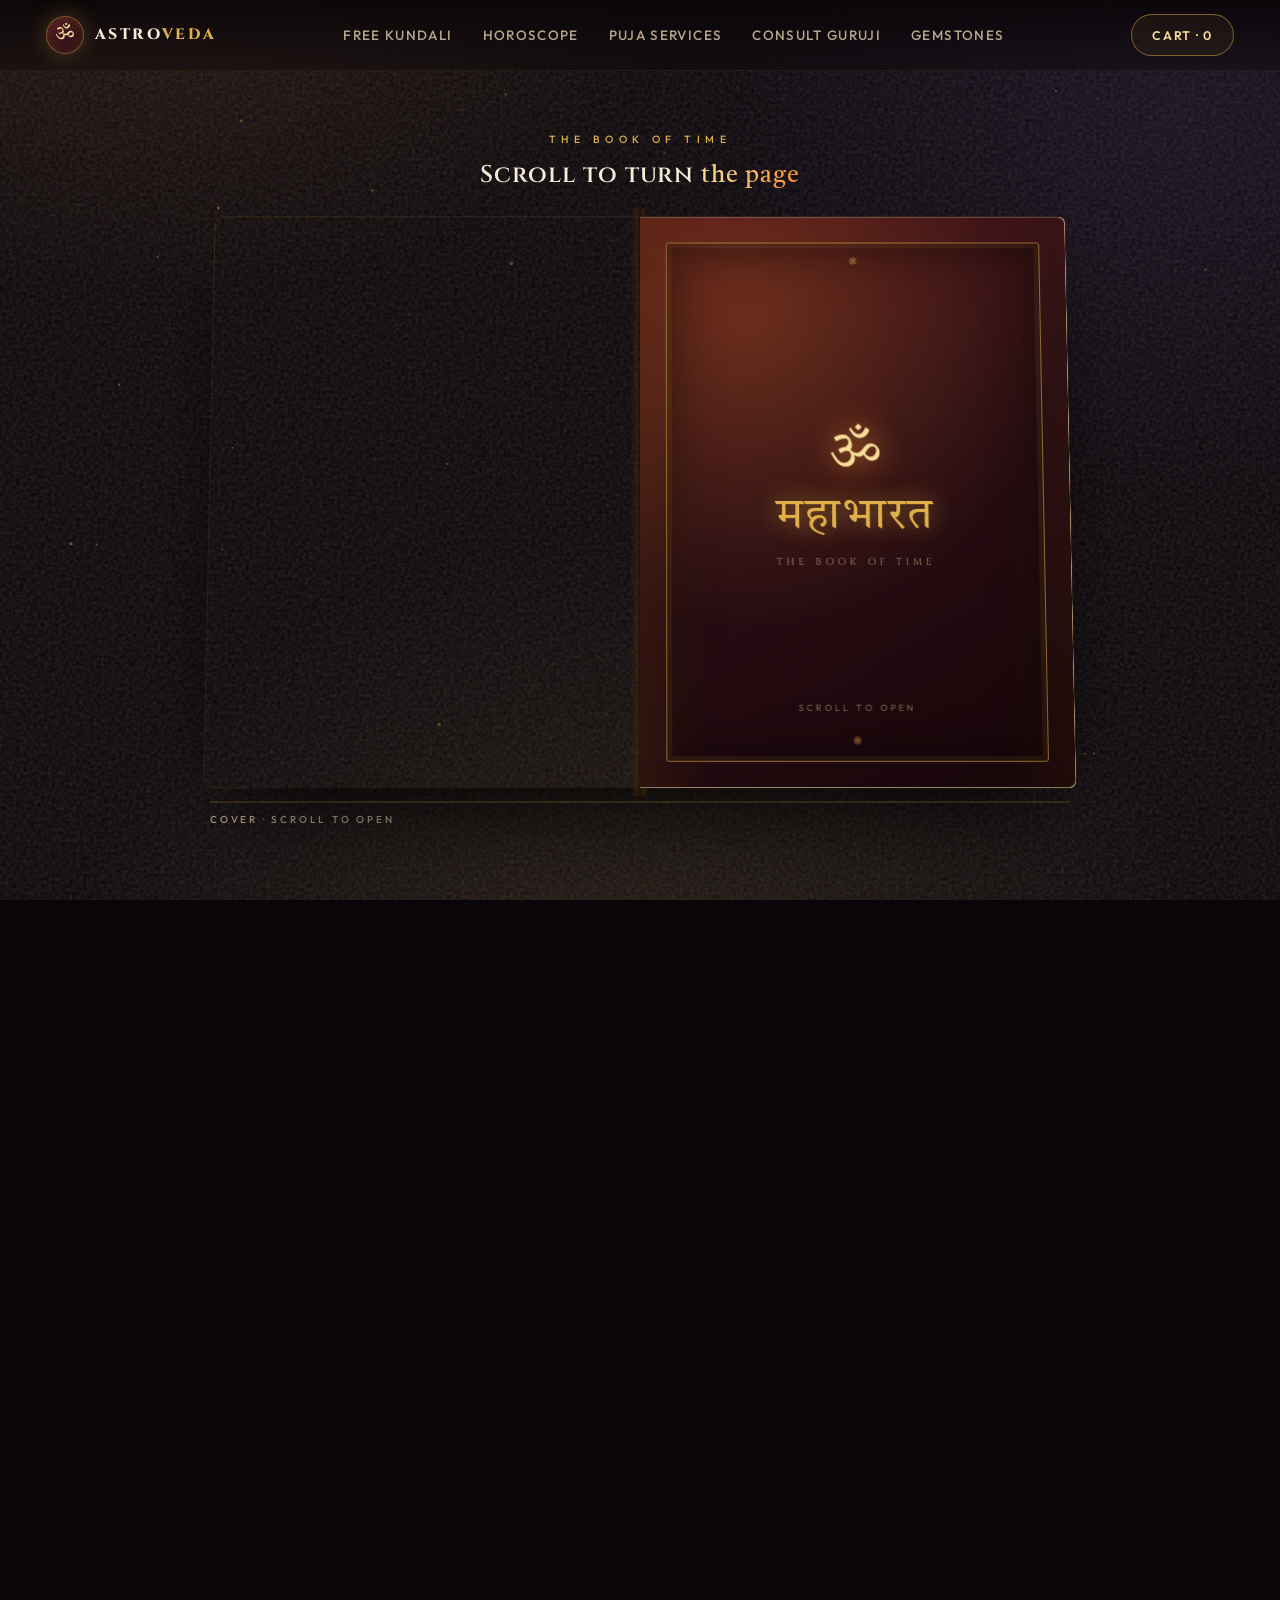
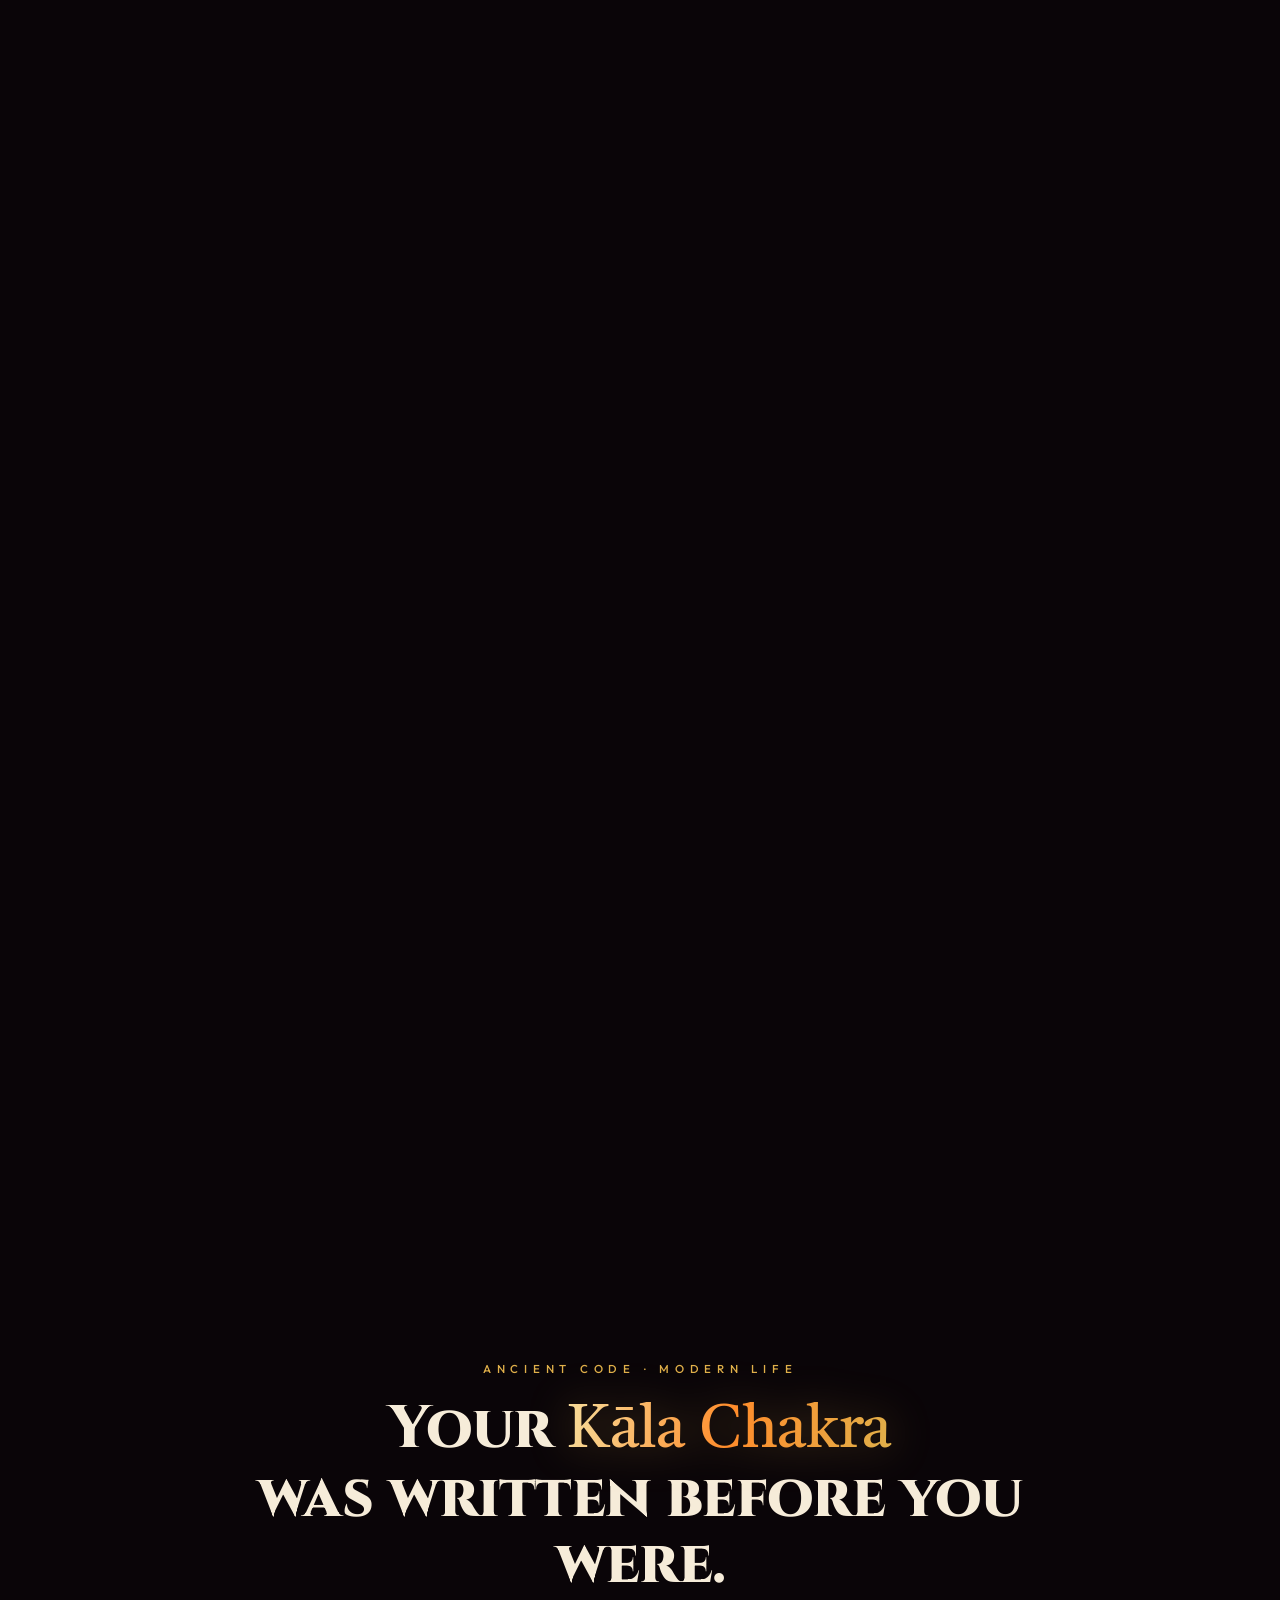
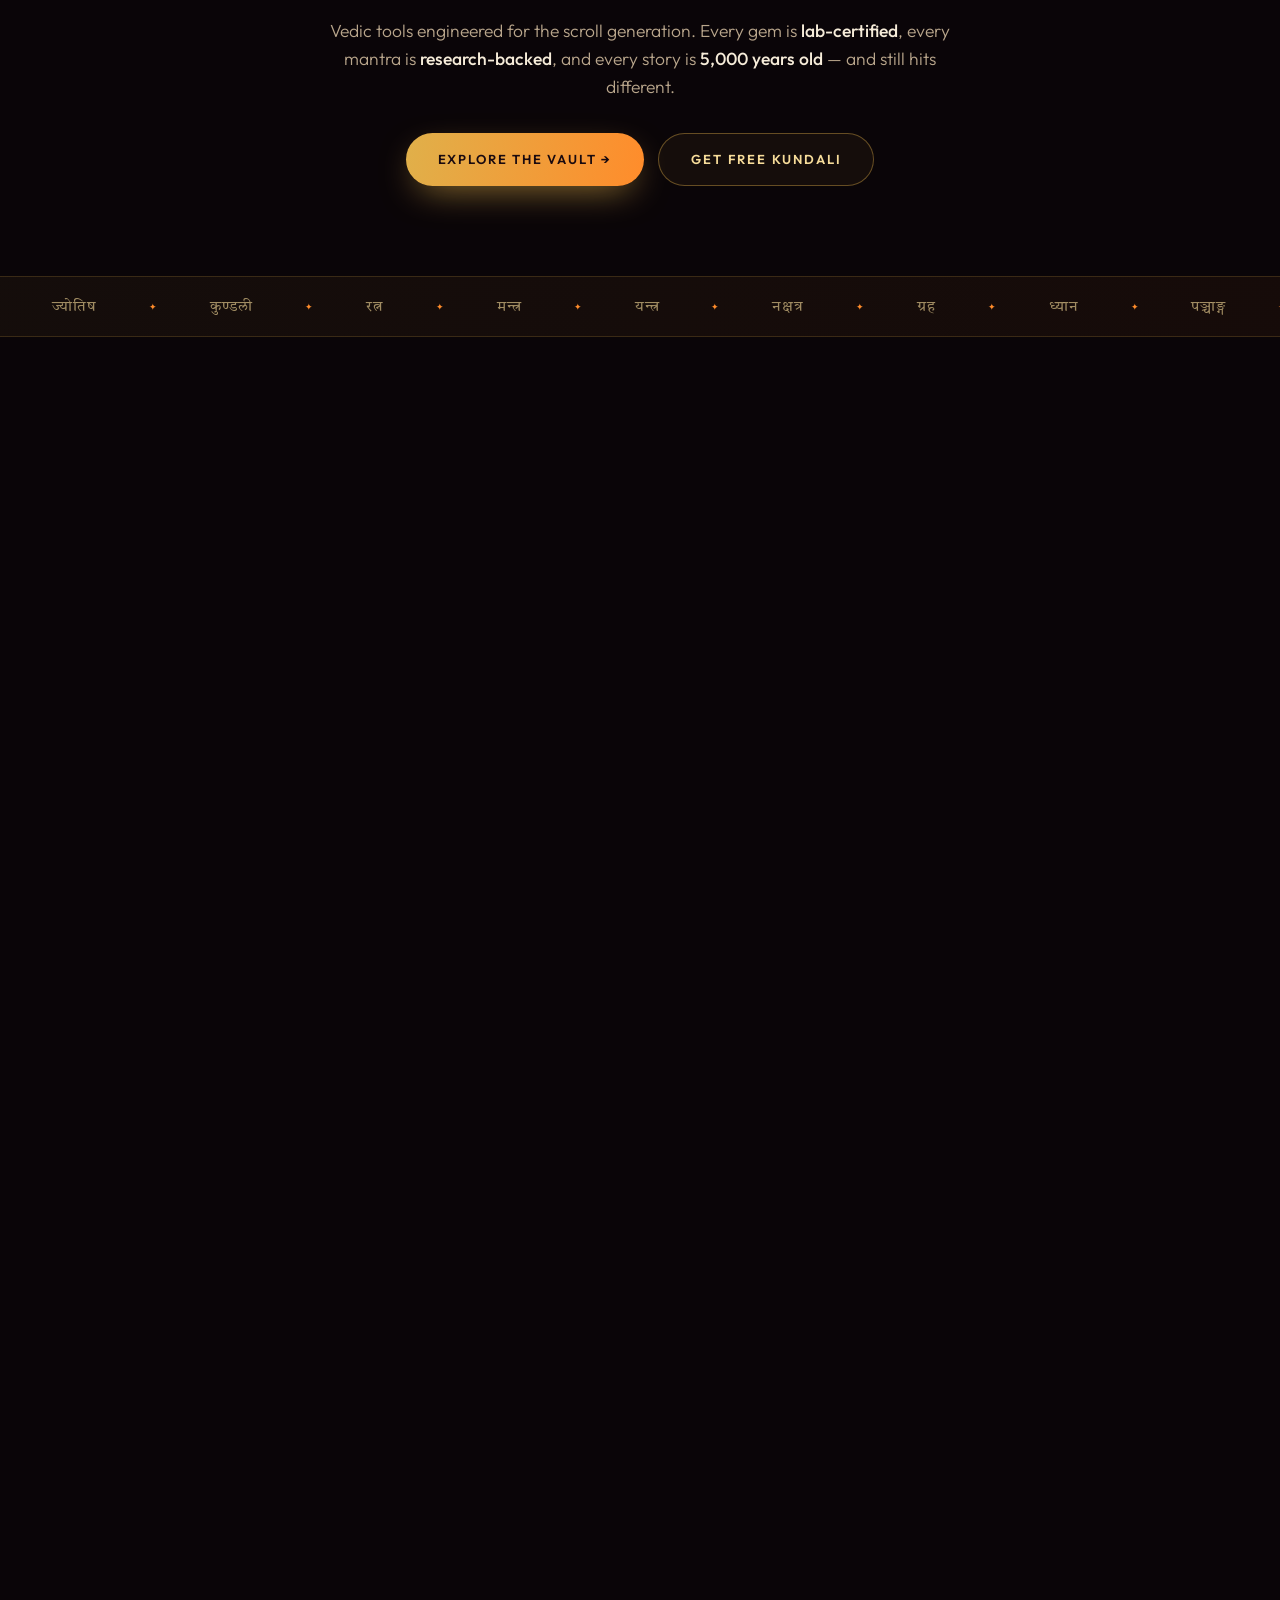
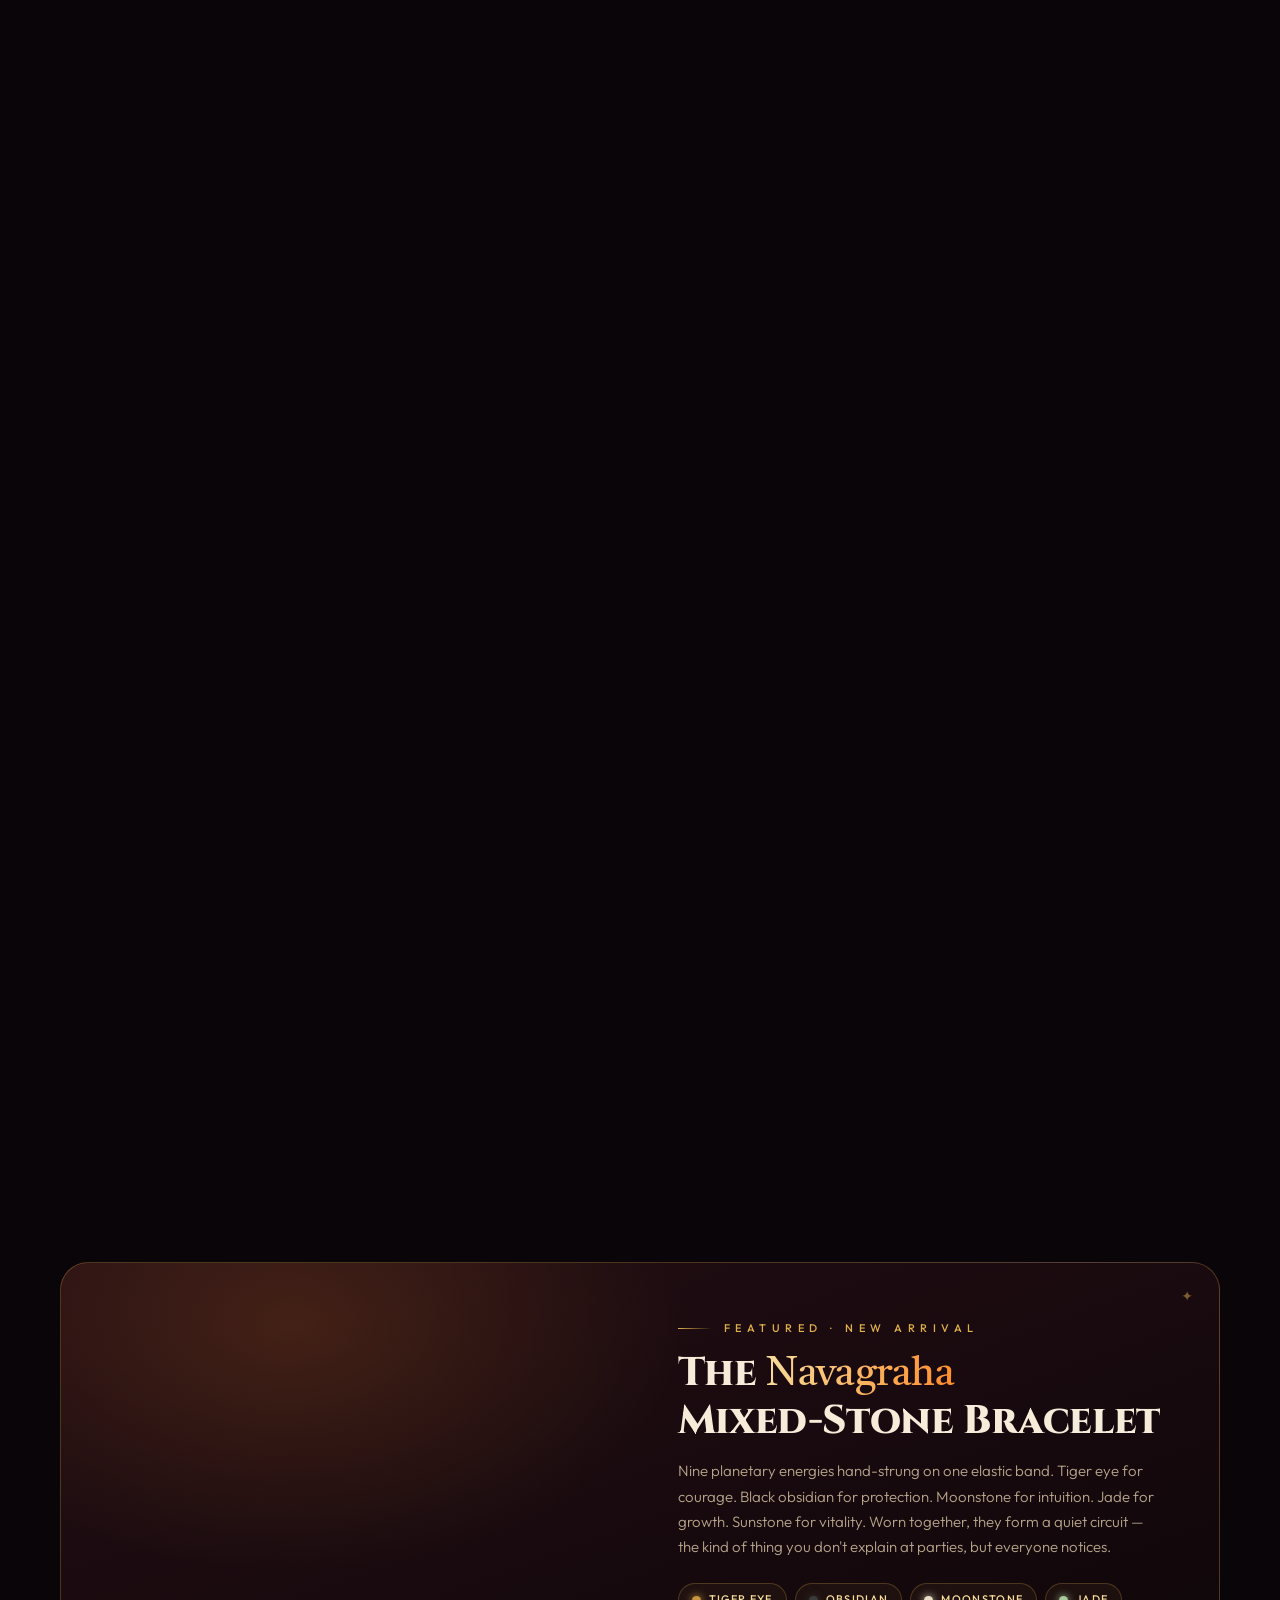
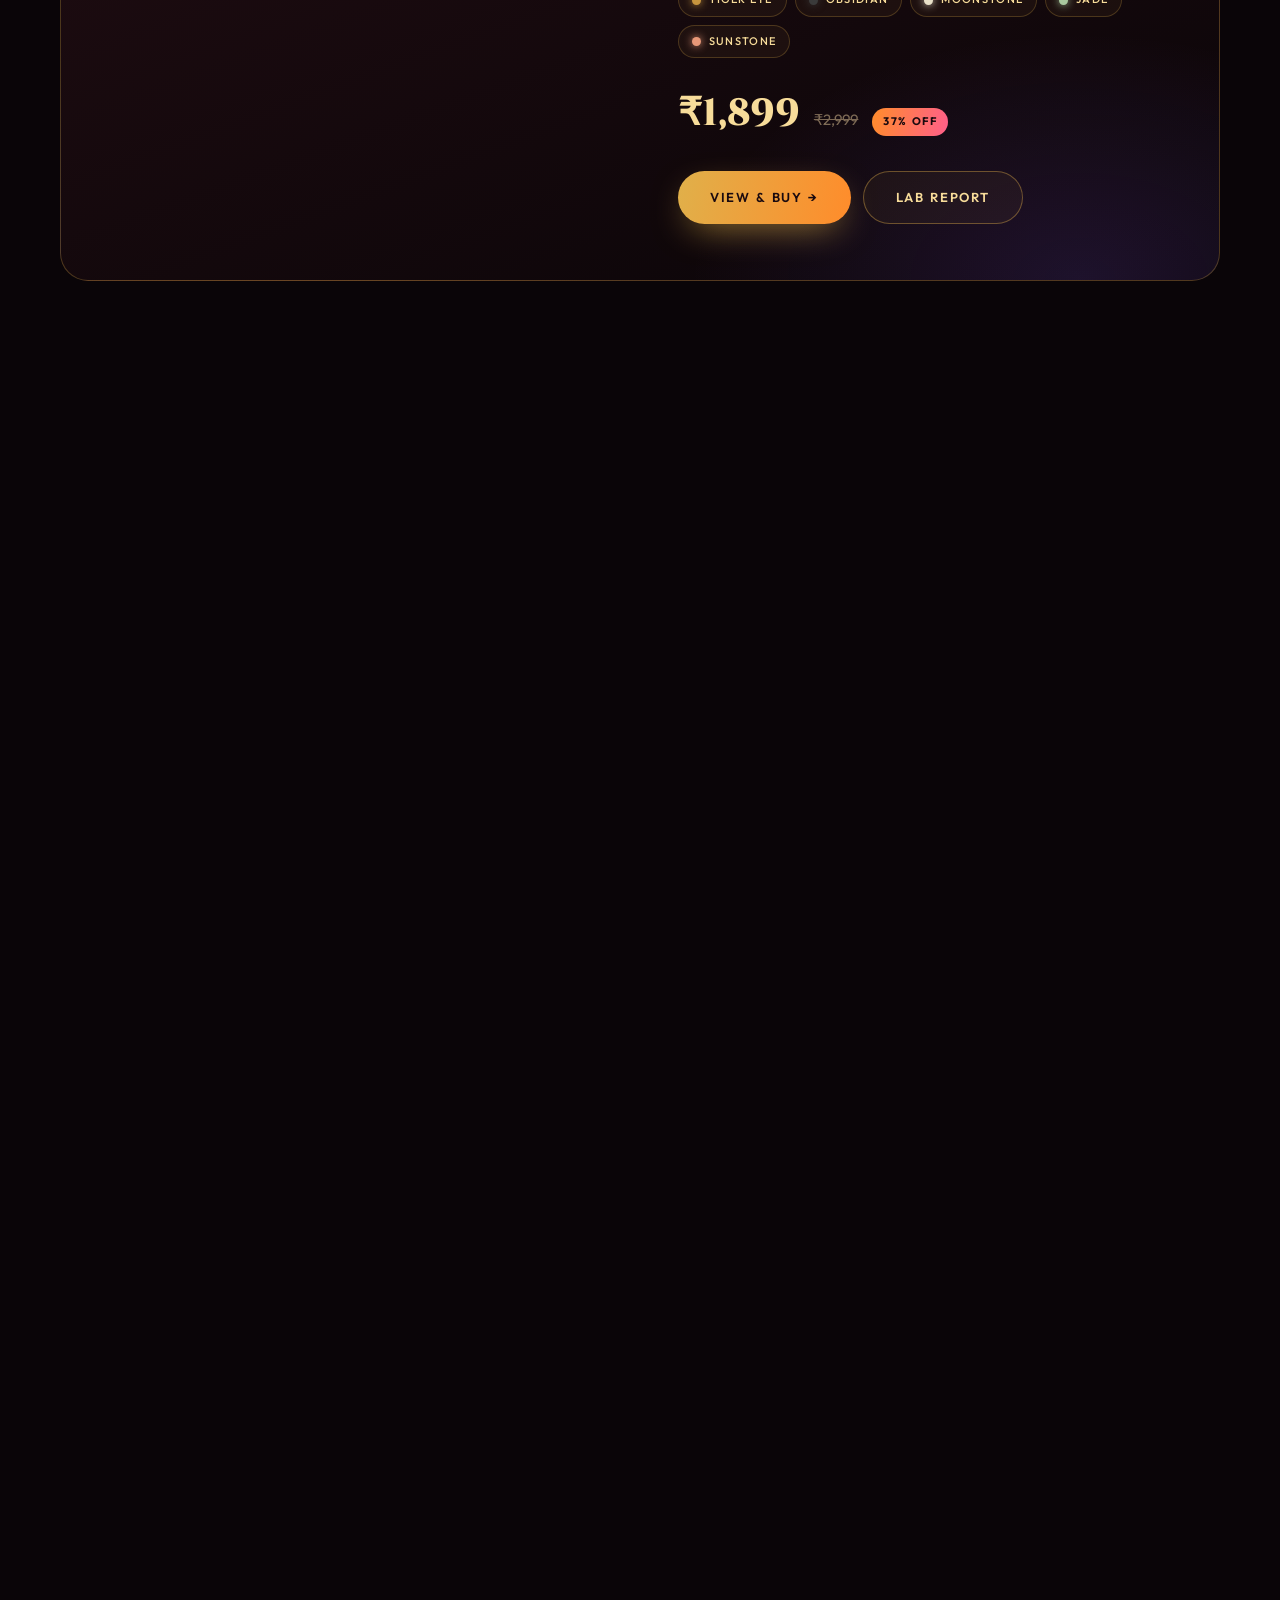
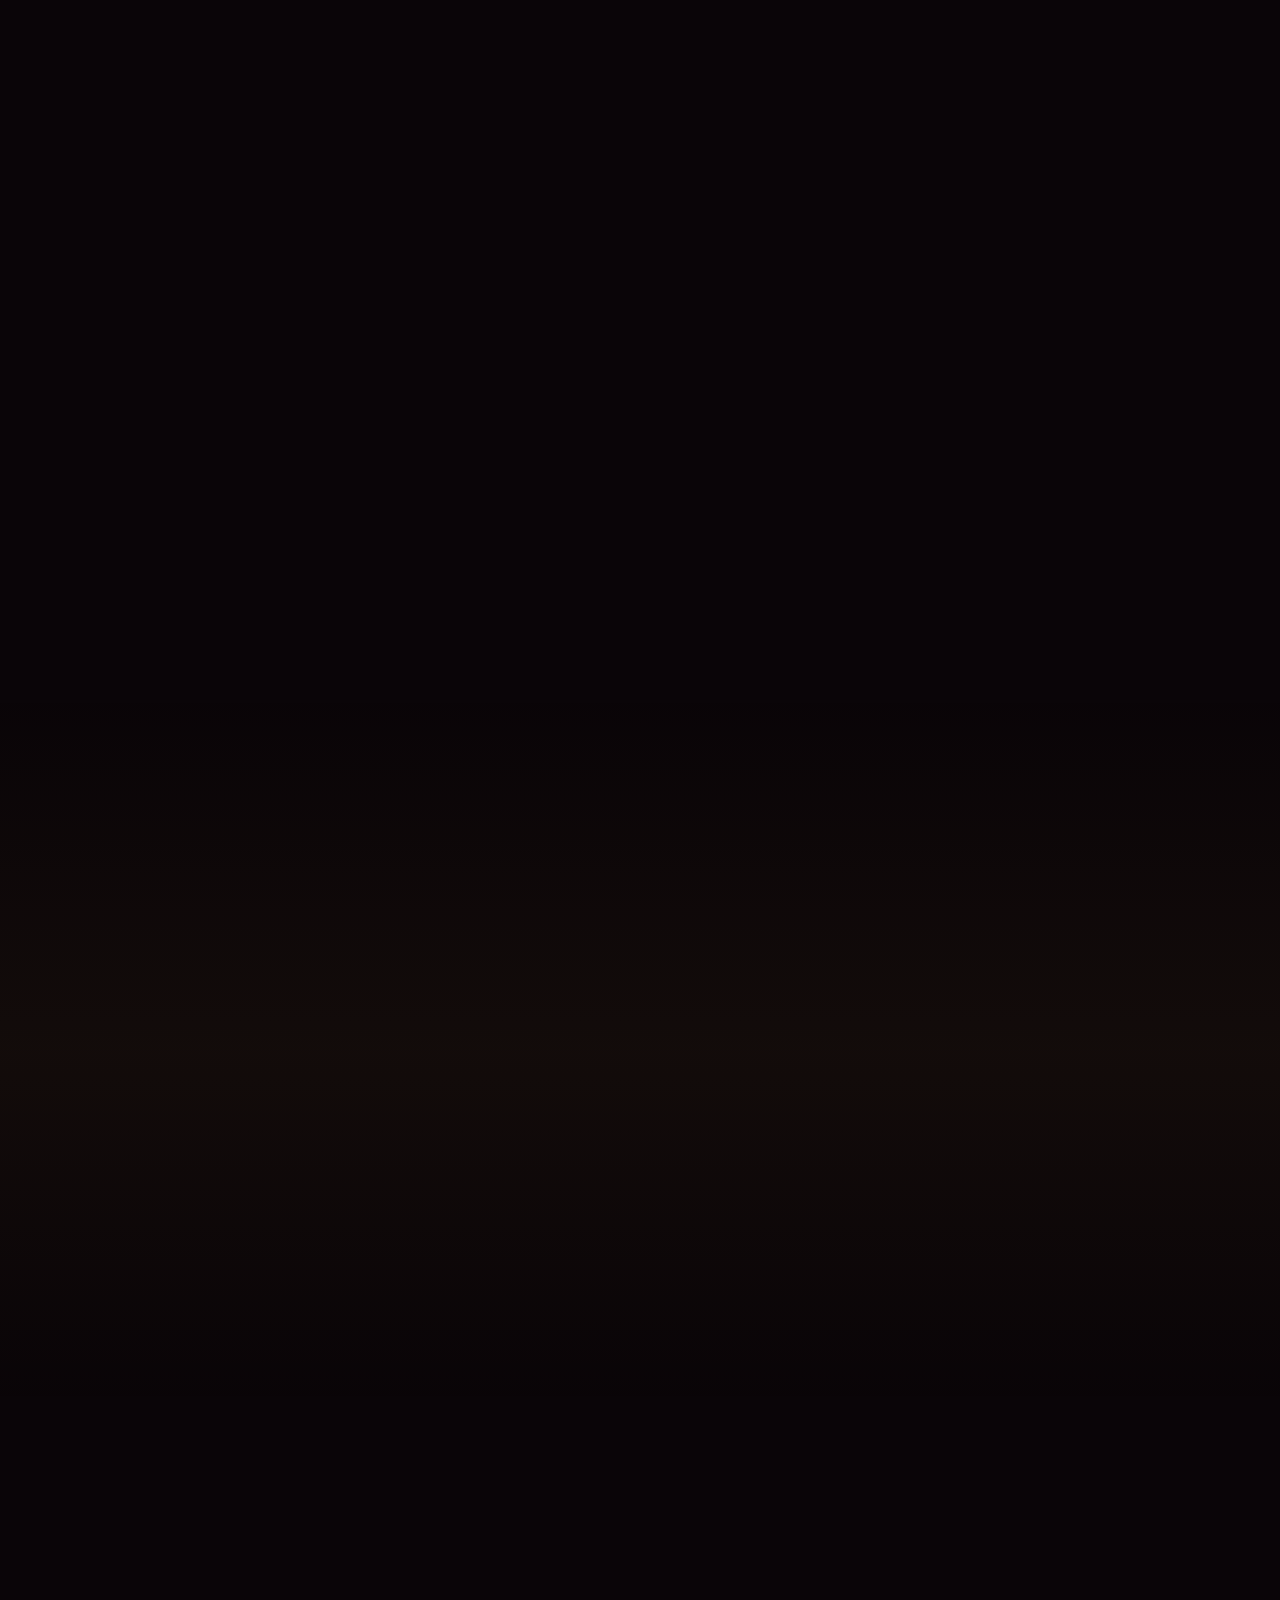
<file: nageshguruji.html>
<!DOCTYPE html>
<html lang="en">

<head>
  <meta charset="UTF-8" />
  <meta name="viewport" content="width=device-width, initial-scale=1" />
  <title>AstroVeda — Ancient Code. Modern Life.</title>
  <link rel="preconnect" href="https://fonts.googleapis.com">
  <link rel="preconnect" href="https://fonts.gstatic.com" crossorigin>
  <link
    href="https://fonts.googleapis.com/css2?family=Cinzel:wght@400;600;800&family=Tiro+Devanagari+Sanskrit:ital@0;1&family=Outfit:wght@200;300;400;500;600;700;800&display=swap"
    rel="stylesheet">

  <style>
    :root {
      --ink: #0a0508;
      --deep: #12080d;
      --maroon: #2a0d14;
      --gold: #e0b04a;
      --gold-lt: #f7dc9a;
      --saffron: #ff8c2b;
      --cream: #f6ecd9;
      --muted: #b9a68c;
      --pink: #ff5f8a;
      --violet: #8b5cf6;
      --line: rgba(224, 176, 74, .18);
      --serif: 'Cinzel', serif;
      --dev: 'Tiro Devanagari Sanskrit', serif;
      --sans: 'Outfit', system-ui, sans-serif;
    }

    * {
      margin: 0;
      padding: 0;
      box-sizing: border-box
    }

    html {
      -webkit-text-size-adjust: 100%;
      overflow-x: clip
    }

    body {
      background: var(--ink);
      color: var(--cream);
      font-family: var(--sans);
      overflow-x: clip;
      line-height: 1.6;
      -webkit-font-smoothing: antialiased
    }

    body.locked {
      overflow: hidden;
      height: 100vh
    }

    img {
      max-width: 100%;
      display: block
    }

    a {
      color: inherit;
      text-decoration: none
    }

    button {
      font-family: inherit;
      border: none;
      background: none;
      cursor: pointer;
      color: inherit
    }

    ::selection {
      background: var(--gold);
      color: var(--ink)
    }

    ::-webkit-scrollbar {
      width: 9px
    }

    ::-webkit-scrollbar-track {
      background: #0a0508
    }

    ::-webkit-scrollbar-thumb {
      background: linear-gradient(var(--gold), var(--saffron));
      border-radius: 9px
    }

    /* ============ AMBIENT ============ */
    .bg-fx {
      position: fixed;
      inset: 0;
      z-index: 0;
      pointer-events: none;
      background:
        radial-gradient(900px 600px at 12% -5%, rgba(255, 140, 43, .10), transparent 60%),
        radial-gradient(800px 700px at 92% 12%, rgba(139, 92, 246, .09), transparent 60%),
        radial-gradient(1000px 800px at 50% 110%, rgba(224, 176, 74, .10), transparent 60%);
    }

    .bg-grain {
      position: fixed;
      inset: 0;
      z-index: 1;
      pointer-events: none;
      opacity: .32;
      background-image: url("data:image/svg+xml,%3Csvg viewBox='0 0 300 300' xmlns='http://www.w3.org/2000/svg'%3E%3Cfilter id='n'%3E%3CfeTurbulence type='fractalNoise' baseFrequency='.85' numOctaves='3'/%3E%3C/filter%3E%3Crect width='100%25' height='100%25' filter='url(%23n)' opacity='.5'/%3E%3C/svg%3E");
    }

    #dust {
      position: fixed;
      inset: 0;
      z-index: 2;
      pointer-events: none;
      opacity: .75
    }

    /* ============ LOADER ============ */
    #loader {
      position: fixed;
      inset: 0;
      z-index: 9999;
      display: grid;
      place-items: center;
      background: radial-gradient(circle at 50% 45%, #1c0a10 0%, #0a0508 65%);
      transition: opacity .9s ease, visibility .9s;
    }

    #loader.done {
      opacity: 0;
      visibility: hidden
    }

    .loader-inner {
      display: flex;
      flex-direction: column;
      align-items: center;
      gap: 26px;
      padding: 20px
    }

    .chakra-wrap {
      position: relative;
      width: min(58vw, 250px);
      aspect-ratio: 1
    }

    .chakra-svg {
      width: 100%;
      height: 100%;
      animation: spin 9s linear infinite;
      filter: drop-shadow(0 0 26px rgba(224, 176, 74, .45))
    }

    @keyframes spin {
      to {
        transform: rotate(360deg)
      }
    }

    .ring-outer {
      fill: none;
      stroke: var(--gold);
      stroke-width: 2;
      opacity: .85
    }

    .ring-mid {
      fill: none;
      stroke: var(--saffron);
      stroke-width: 1;
      opacity: .5
    }

    .spoke {
      stroke: var(--gold);
      stroke-width: 2.4;
      stroke-linecap: round;
      opacity: .9
    }

    .hub {
      fill: none;
      stroke: var(--gold-lt);
      stroke-width: 2
    }

    .chakra-dot {
      fill: var(--saffron)
    }

    .om {
      position: absolute;
      inset: 0;
      display: grid;
      place-items: center;
      font-family: var(--dev);
      font-size: clamp(38px, 9vw, 60px);
      color: var(--gold-lt);
      text-shadow: 0 0 34px rgba(255, 140, 43, .9), 0 0 70px rgba(255, 140, 43, .5);
      animation: pulseOm 2.4s ease-in-out infinite;
    }

    @keyframes pulseOm {

      0%,
      100% {
        transform: scale(1);
        opacity: .9
      }

      50% {
        transform: scale(1.08);
        opacity: 1
      }
    }

    .mantra {
      font-family: var(--dev);
      font-size: clamp(14px, 3.4vw, 19px);
      letter-spacing: .05em;
      color: var(--gold-lt);
      text-align: center;
    }

    .mantra span {
      display: inline-block;
      opacity: 0;
      animation: letterIn .5s forwards
    }

    @keyframes letterIn {
      from {
        opacity: 0;
        transform: translateY(6px)
      }

      to {
        opacity: 1;
        transform: translateY(0)
      }
    }

    .loader-bar {
      width: min(78vw, 320px);
      height: 2px;
      background: rgba(224, 176, 74, .18);
      border-radius: 99px;
      overflow: hidden;
      position: relative;
    }

    .loader-bar span {
      position: absolute;
      inset: 0 100% 0 0;
      background: linear-gradient(90deg, var(--saffron), var(--gold-lt));
      box-shadow: 0 0 14px var(--gold);
      transition: right .25s ease;
    }

    .loader-pct {
      font-size: 12px;
      letter-spacing: .42em;
      text-transform: uppercase;
      color: var(--muted);
      font-weight: 500;
    }

    /* ============ NAV ============ */
    .nav {
      position: fixed;
      top: 0;
      left: 0;
      right: 0;
      z-index: 900;
      display: flex;
      align-items: center;
      justify-content: space-between;
      gap: 18px;
      padding: 14px clamp(16px, 4vw, 46px);
      backdrop-filter: blur(16px);
      background: linear-gradient(180deg, rgba(10, 5, 8, .9), rgba(10, 5, 8, .35));
      border-bottom: 1px solid rgba(224, 176, 74, .12);
      transform: translateY(-110%);
      transition: transform .8s cubic-bezier(.2, .8, .2, 1);
    }

    .nav.show {
      transform: translateY(0)
    }

    .brand {
      display: flex;
      align-items: center;
      gap: 11px
    }

    .brand-mark {
      width: 38px;
      height: 38px;
      border-radius: 50%;
      display: grid;
      place-items: center;
      font-family: var(--dev);
      font-size: 20px;
      color: var(--gold-lt);
      background: radial-gradient(circle at 35% 30%, #4a1a22, #1a0a0f);
      border: 1px solid rgba(224, 176, 74, .45);
      box-shadow: 0 0 22px rgba(224, 176, 74, .28), inset 0 0 14px rgba(255, 140, 43, .18);
    }

    .brand-name {
      font-family: var(--serif);
      font-weight: 800;
      letter-spacing: .16em;
      font-size: 15px;
      color: var(--cream);
    }

    .brand-name em {
      color: var(--gold);
      font-style: normal
    }

    .nav-links {
      display: flex;
      gap: 30px;
      list-style: none
    }

    .nav-links a {
      font-size: 13.5px;
      letter-spacing: .1em;
      text-transform: uppercase;
      color: var(--muted);
      font-weight: 500;
      position: relative;
      padding-bottom: 4px;
      transition: color .3s;
    }

    .nav-links a::after {
      content: '';
      position: absolute;
      left: 0;
      bottom: 0;
      height: 1px;
      width: 0;
      background: linear-gradient(90deg, var(--gold), var(--saffron));
      transition: width .35s;
    }

    .nav-links a:hover {
      color: var(--gold-lt)
    }

    .nav-links a:hover::after {
      width: 100%
    }

    .nav-cta {
      font-size: 12.5px;
      letter-spacing: .14em;
      text-transform: uppercase;
      font-weight: 600;
      padding: 10px 20px;
      border-radius: 99px;
      border: 1px solid rgba(224, 176, 74, .5);
      color: var(--gold-lt);
      background: rgba(224, 176, 74, .06);
      transition: .35s;
      white-space: nowrap;
    }

    .nav-cta:hover {
      background: var(--gold);
      color: #1a0a0f;
      box-shadow: 0 0 26px rgba(224, 176, 74, .5)
    }

    @media(max-width:900px) {
      .nav-links {
        display: none
      }
    }

    /* =========================================================
   BOOK EXPERIENCE
   ========================================================= */
    .book-xp {
      position: relative;
      z-index: 5
    }

    .book-runway {
      position: relative
    }

    .book-pin {
      position: sticky;
      top: 0;
      height: 100svh;
      display: flex;
      flex-direction: column;
      align-items: center;
      justify-content: center;
      gap: clamp(8px, 1.8vh, 22px);
      padding: clamp(66px, 9vh, 100px) 14px clamp(14px, 2.4vh, 28px);
      overflow: hidden;
    }

    .book-top {
      text-align: center;
      flex-shrink: 0
    }

    .book-top .eyebrow {
      font-size: 10.5px;
      letter-spacing: .52em;
      text-transform: uppercase;
      color: var(--gold);
      font-weight: 500;
      margin-bottom: 8px;
    }

    .book-heading {
      font-family: var(--serif);
      font-weight: 600;
      font-size: clamp(15px, 2.4vw, 24px);
      letter-spacing: .04em;
      color: var(--cream);
    }

    .book-heading em {
      font-style: normal;
      font-family: var(--dev);
      font-weight: 400;
      background: linear-gradient(100deg, var(--gold-lt), var(--saffron));
      -webkit-background-clip: text;
      background-clip: text;
      color: transparent;
    }

    .book-stage {
      perspective: 2600px;
      perspective-origin: 50% 42%;
      flex: 0 1 auto;
      display: grid;
      place-items: center;
      width: 100%;
      min-height: 0;
    }

    .book {
      position: relative;
      width: min(92vw, 860px, calc((100svh - 270px) * 1.5));
      aspect-ratio: 3 / 2;
      transform: rotateX(7deg) scale(.94);
      opacity: 0;
      transition: opacity 1.2s ease, transform 1.2s cubic-bezier(.2, .8, .2, 1);
    }

    .book.ready {
      opacity: 1;
      transform: rotateX(7deg) scale(1);
    }

    @media (max-width: 640px) {
      .book {
        width: 96vw;
        transform: rotateX(4deg) scale(.94)
      }

      .book.ready {
        transform: rotateX(4deg) scale(1)
      }
    }

    .book-base {
      position: absolute;
      inset: 0;
      z-index: 0;
      border-radius: 8px;
      box-shadow: 0 40px 80px -30px rgba(0, 0, 0, .95), 0 0 0 1px rgba(224, 176, 74, .14);
    }

    .base-half {
      position: absolute;
      top: 0;
      height: 100%;
      width: 50%;
      background: linear-gradient(105deg, #efe2c6, #dcc8a3);
      box-shadow: inset 0 0 44px rgba(120, 80, 20, .28);
    }

    .base-right {
      right: 0;
      border-radius: 0 7px 7px 0
    }

    .base-left {
      left: 0;
      border-radius: 7px 0 0 7px;
      opacity: 0;
      transition: opacity .35s linear
    }

    .base-spine {
      position: absolute;
      left: 50%;
      top: -1.5%;
      bottom: -1.5%;
      width: 18px;
      transform: translateX(-50%);
      background: linear-gradient(90deg, rgba(0, 0, 0, 0), rgba(70, 38, 12, .5) 35%, rgba(30, 14, 4, .62) 50%, rgba(70, 38, 12, .5) 65%, rgba(0, 0, 0, 0));
      z-index: 2;
      pointer-events: none;
    }

    .leaves {
      position: absolute;
      inset: 0;
      z-index: 1;
      perspective: 2400px;
      perspective-origin: 50% 45%;
    }

    .leaf {
      position: absolute;
      top: 0;
      left: 50%;
      width: 50%;
      height: 100%;
      transform-origin: left center;
      transform-style: preserve-3d;
      will-change: transform;
    }

    .leaf-face {
      position: absolute;
      inset: 0;
      overflow: hidden;
      backface-visibility: hidden;
      -webkit-backface-visibility: hidden;
      background: linear-gradient(105deg, #f7ecd6 0%, #ecdcbd 52%, #ddc9a3 100%);
      box-shadow: inset 0 0 42px rgba(120, 80, 20, .22);
    }

    .leaf-face.front {
      border-radius: 0 7px 7px 0
    }

    .leaf-face.back {
      transform: rotateY(180deg);
      border-radius: 7px 0 0 7px
    }

    .leaf-face::after {
      content: '';
      position: absolute;
      inset: 0;
      pointer-events: none;
      background: linear-gradient(90deg, rgba(90, 55, 10, .22), transparent 16%, transparent 84%, rgba(90, 55, 10, .12));
    }

    .page-inner {
      container-type: inline-size;
      position: relative;
      width: 100%;
      height: 100%;
      padding: clamp(10px, 6.5%, 28px) clamp(10px, 7%, 30px);
      display: flex;
      flex-direction: column;
      overflow: hidden;
      color: #4b2c08;
    }

    .pg-num {
      font-family: var(--serif);
      font-weight: 800;
      font-size: clamp(9px, 2.6cqw, 13px);
      letter-spacing: .34em;
      color: rgba(150, 105, 35, .72);
      margin-bottom: clamp(3px, .8cqw, 7px);
    }

    .pg-sanskrit {
      font-family: var(--dev);
      font-size: clamp(11px, 3.4cqw, 18px);
      color: #8a5410;
      letter-spacing: .05em;
      line-height: 1.3;
      margin-bottom: clamp(2px, .5cqw, 5px);
    }

    .pg-title {
      font-family: var(--serif);
      font-weight: 800;
      font-size: clamp(12px, 4.4cqw, 22px);
      line-height: 1.18;
      color: #3d2205;
      letter-spacing: -.005em;
      margin-bottom: clamp(2px, .6cqw, 6px);
    }

    .pg-sub {
      font-size: clamp(8px, 2.1cqw, 10.5px);
      letter-spacing: .16em;
      text-transform: uppercase;
      color: rgba(140, 95, 30, .85);
      font-weight: 500;
      margin-bottom: clamp(5px, 1.4cqw, 11px);
    }

    .pg-rule {
      height: 1px;
      width: 62%;
      margin-bottom: clamp(6px, 1.8cqw, 14px);
      background: linear-gradient(90deg, rgba(150, 105, 35, .65), rgba(150, 105, 35, .05));
    }

    .pg-text {
      font-size: clamp(8.5px, 2.55cqw, 13px);
      line-height: 1.66;
      color: #5b3a12;
      font-weight: 300;
      flex: 1;
      overflow: hidden;
    }

    .pg-hook {
      margin-top: clamp(5px, 1.5cqw, 12px);
      font-family: var(--serif);
      font-weight: 600;
      font-size: clamp(8px, 2.35cqw, 12px);
      line-height: 1.45;
      color: #8a4a0c;
      border-left: 2px solid rgba(224, 176, 74, .7);
      padding-left: clamp(5px, 1.4cqw, 11px);
      font-style: italic;
    }

    .pg-orn {
      position: absolute;
      bottom: clamp(4px, 1.4cqw, 10px);
      left: 50%;
      transform: translateX(-50%);
      font-family: var(--dev);
      font-size: clamp(9px, 2.4cqw, 13px);
      color: rgba(150, 105, 35, .45);
    }

    .page-right-inner {
      align-items: center;
      justify-content: center;
      gap: clamp(3px, 1cqw, 8px);
      text-align: center;
    }

    .pg-art {
      width: min(78%, 320px);
      aspect-ratio: 1;
      display: grid;
      place-items: center;
      flex-shrink: 1;
    }

    .pg-art svg {
      width: 100%;
      height: 100%;
      overflow: visible
    }

    .pg-name {
      font-family: var(--serif);
      font-weight: 600;
      font-size: clamp(10px, 3cqw, 16px);
      letter-spacing: .22em;
      text-transform: uppercase;
      color: #6b3d0c;
    }

    .pg-name-rule {
      width: 44px;
      height: 1px;
      background: rgba(150, 105, 35, .55);
    }

    .cover-page {
      width: 100%;
      height: 100%;
      background: radial-gradient(circle at 26% 18%, rgba(255, 140, 43, .24), transparent 55%), linear-gradient(150deg, #4a1219 0%, #2a0d14 45%, #170609 100%);
      display: grid;
      place-items: center;
      padding: 6%;
    }

    .cover-frame {
      width: 100%;
      height: 100%;
      border: 1px solid rgba(224, 176, 74, .6);
      border-radius: 3px;
      box-shadow: inset 0 0 0 5px rgba(224, 176, 74, .08), inset 0 0 50px rgba(0, 0, 0, .6);
      display: flex;
      flex-direction: column;
      align-items: center;
      justify-content: center;
      gap: clamp(4px, 1.4cqw, 12px);
      position: relative;
    }

    .cover-frame::before,
    .cover-frame::after {
      content: '❋';
      position: absolute;
      left: 50%;
      transform: translateX(-50%);
      color: rgba(224, 176, 74, .55);
      font-size: clamp(7px, 1.6cqw, 11px);
    }

    .cover-frame::before {
      top: 10px
    }

    .cover-frame::after {
      bottom: 10px
    }

    .cover-om {
      font-family: var(--dev);
      font-size: clamp(24px, 9cqw, 54px);
      color: var(--gold-lt);
      text-shadow: 0 0 30px rgba(255, 140, 43, .9);
      line-height: 1;
    }

    .cover-title {
      font-family: var(--dev);
      font-size: clamp(18px, 7.5cqw, 44px);
      color: var(--gold);
      letter-spacing: .05em;
      line-height: 1.1;
      text-shadow: 0 0 24px rgba(224, 176, 74, .65);
    }

    .cover-sub {
      font-family: var(--serif);
      font-size: clamp(6px, 1.7cqw, 10px);
      letter-spacing: .4em;
      text-transform: uppercase;
      color: rgba(247, 220, 154, .62);
    }

    .cover-hint {
      position: absolute;
      bottom: clamp(18px, 6cqw, 44px);
      font-size: clamp(6px, 1.5cqw, 9px);
      letter-spacing: .34em;
      text-transform: uppercase;
      color: rgba(247, 220, 154, .45);
      animation: hintPulse 2.4s ease-in-out infinite;
    }

    @keyframes hintPulse {

      0%,
      100% {
        opacity: .35
      }

      50% {
        opacity: .9
      }
    }

    .back-cover {
      width: 100%;
      height: 100%;
      background: linear-gradient(255deg, #efe0c2, #dcc8a3);
      display: flex;
      flex-direction: column;
      align-items: center;
      justify-content: center;
      gap: clamp(5px, 2cqw, 14px);
      text-align: center;
      padding: 8%;
    }

    .bc-om {
      font-family: var(--dev);
      font-size: clamp(20px, 7cqw, 40px);
      color: #a8701c;
    }

    .bc-line {
      font-family: var(--dev);
      font-size: clamp(10px, 3.2cqw, 17px);
      color: #6b3d0c;
    }

    .bc-sub {
      font-size: clamp(7px, 1.9cqw, 10px);
      letter-spacing: .24em;
      text-transform: uppercase;
      color: rgba(120, 80, 25, .7);
    }

    .book-foot {
      width: min(92vw, 860px);
      display: flex;
      flex-direction: column;
      gap: 9px;
      flex-shrink: 0;
    }

    .book-progress {
      height: 2px;
      border-radius: 99px;
      background: rgba(224, 176, 74, .16);
      position: relative;
      overflow: hidden;
    }

    .book-progress span {
      position: absolute;
      inset: 0 100% 0 0;
      background: linear-gradient(90deg, var(--saffron), var(--gold-lt));
      box-shadow: 0 0 12px rgba(224, 176, 74, .8);
    }

    .book-meta {
      display: flex;
      justify-content: space-between;
      gap: 14px;
      font-size: 10px;
      letter-spacing: .28em;
      text-transform: uppercase;
      color: var(--muted);
      font-weight: 500;
    }

    .book-meta b {
      color: var(--gold-lt);
      font-weight: 600
    }

    /* =========================================================
   SPIRAL BRACELET
   ========================================================= */
    #braceletTracker {
      position: fixed;
      inset: 0;
      z-index: 50;
      pointer-events: none;
      display: grid;
      place-items: center;
      opacity: 0;
      transition: opacity .2s linear;
    }

    #braceletTracker.on {
      opacity: 1
    }

    .bracelet-fixed {
      width: min(46vw, 340px);
      aspect-ratio: 1;
      will-change: transform, opacity;
      filter: drop-shadow(0 30px 50px rgba(0, 0, 0, .55)) drop-shadow(0 0 40px rgba(224, 176, 74, .4));
    }

    .bracelet-fixed svg {
      width: 100%;
      height: 100%;
      display: block;
      overflow: visible
    }

    /* ============ INTRO ============ */
    .intro {
      position: relative;
      z-index: 5;
      text-align: center;
      padding: clamp(70px, 10vw, 140px) 20px clamp(50px, 7vw, 90px);
    }

    .intro .eyebrow {
      font-size: 11.5px;
      letter-spacing: .5em;
      text-transform: uppercase;
      color: var(--gold);
      font-weight: 500;
      margin-bottom: 18px;
    }

    .intro h1 {
      font-family: var(--serif);
      font-weight: 800;
      font-size: clamp(26px, 6vw, 60px);
      line-height: 1.1;
      letter-spacing: -.01em;
      margin-bottom: 20px;
      max-width: 900px;
      margin-inline: auto;
    }

    .intro h1 em {
      font-style: normal;
      font-family: var(--dev);
      font-weight: 400;
      background: linear-gradient(100deg, var(--gold-lt), var(--saffron), var(--gold));
      -webkit-background-clip: text;
      background-clip: text;
      color: transparent;
      filter: drop-shadow(0 0 22px rgba(224, 176, 74, .35));
    }

    .lede {
      font-size: clamp(14px, 2.2vw, 17.5px);
      color: var(--muted);
      max-width: 620px;
      margin: 0 auto 32px;
      font-weight: 300;
    }

    .lede b {
      color: var(--cream);
      font-weight: 500
    }

    .hero-actions {
      display: flex;
      gap: 14px;
      justify-content: center;
      flex-wrap: wrap
    }

    .btn {
      display: inline-flex;
      align-items: center;
      gap: 9px;
      padding: 15px 32px;
      border-radius: 99px;
      font-size: 13px;
      font-weight: 600;
      letter-spacing: .14em;
      text-transform: uppercase;
      transition: .4s cubic-bezier(.2, .8, .2, 1);
      position: relative;
    }

    .btn-gold {
      background: linear-gradient(100deg, var(--gold), var(--saffron));
      color: #1a0a0f;
      box-shadow: 0 12px 36px -12px rgba(224, 176, 74, .75);
    }

    .btn-gold:hover {
      transform: translateY(-3px);
      box-shadow: 0 20px 50px -12px rgba(255, 140, 43, .85)
    }

    .btn-ghost {
      border: 1px solid rgba(224, 176, 74, .4);
      color: var(--gold-lt);
      background: rgba(224, 176, 74, .05);
    }

    .btn-ghost:hover {
      background: rgba(224, 176, 74, .14);
      transform: translateY(-3px)
    }

    /* ============ MARQUEE ============ */
    .marquee {
      position: relative;
      z-index: 5;
      border-top: 1px solid var(--line);
      border-bottom: 1px solid var(--line);
      background: linear-gradient(90deg, rgba(224, 176, 74, .05), rgba(255, 140, 43, .05));
      padding: 16px 0;
      overflow: hidden;
      white-space: nowrap;
    }

    .marquee-track {
      display: inline-flex;
      gap: 52px;
      animation: marq 34s linear infinite;
      padding-left: 52px
    }

    @keyframes marq {
      to {
        transform: translateX(-50%)
      }
    }

    .marquee span {
      font-family: var(--dev);
      font-size: 15px;
      color: rgba(247, 220, 154, .62);
      letter-spacing: .06em;
      display: inline-flex;
      align-items: center;
      gap: 52px;
    }

    .marquee span::after {
      content: '✦';
      color: var(--saffron);
      font-size: 9px
    }

    /* ============ SECTION SHELL ============ */
    section {
      position: relative;
      z-index: 5
    }

    .wrap {
      max-width: 1240px;
      margin: 0 auto;
      padding: clamp(64px, 9vw, 130px) clamp(16px, 4vw, 40px)
    }

    .sec-head {
      max-width: 760px;
      margin-bottom: clamp(38px, 5vw, 64px)
    }

    .kicker {
      font-size: 11px;
      letter-spacing: .5em;
      text-transform: uppercase;
      color: var(--gold);
      font-weight: 500;
      margin-bottom: 14px;
      display: flex;
      align-items: center;
      gap: 12px;
    }

    .kicker::before {
      content: '';
      width: 34px;
      height: 1px;
      background: linear-gradient(90deg, var(--gold), transparent)
    }

    .sec-head h2 {
      font-family: var(--serif);
      font-weight: 800;
      font-size: clamp(24px, 4.6vw, 46px);
      line-height: 1.14;
      letter-spacing: -.01em;
    }

    .sec-head h2 em {
      font-style: normal;
      font-family: var(--dev);
      font-weight: 400;
      background: linear-gradient(100deg, var(--gold-lt), var(--saffron));
      -webkit-background-clip: text;
      background-clip: text;
      color: transparent;
    }

    .sec-head p {
      color: var(--muted);
      font-weight: 300;
      margin-top: 16px;
      font-size: clamp(13.5px, 2vw, 16px);
      max-width: 620px
    }

    .reveal {
      opacity: 0;
      transform: translateY(38px);
      transition: opacity 1s ease, transform 1s cubic-bezier(.2, .8, .2, 1)
    }

    .reveal.in {
      opacity: 1;
      transform: none
    }

    /* ============ COUNCIL ============ */
    .council-grid {
      display: grid;
      grid-template-columns: repeat(auto-fit, minmax(290px, 1fr));
      gap: 22px
    }

    .voice {
      position: relative;
      border: 1px solid var(--line);
      border-radius: 22px;
      padding: 30px 26px 28px;
      background: linear-gradient(165deg, rgba(38, 15, 21, .85), rgba(12, 6, 9, .92));
      overflow: hidden;
      transition: .5s cubic-bezier(.2, .8, .2, 1);
    }

    .voice::before {
      content: '';
      position: absolute;
      top: -60px;
      right: -60px;
      width: 190px;
      height: 190px;
      border-radius: 50%;
      background: radial-gradient(circle, var(--glow), transparent 68%);
      opacity: .5;
      transition: .5s;
    }

    .voice:hover {
      transform: translateY(-9px);
      border-color: rgba(224, 176, 74, .45);
      box-shadow: 0 34px 70px -34px rgba(224, 176, 74, .4)
    }

    .voice:hover::before {
      opacity: .9;
      transform: scale(1.15)
    }

    .voice[data-c="pandit"] {
      --glow: rgba(255, 140, 43, .32)
    }

    .voice[data-c="sci"] {
      --glow: rgba(96, 165, 250, .28)
    }

    .voice[data-c="genz"] {
      --glow: rgba(255, 95, 138, .30)
    }

    .avatar {
      width: 96px;
      height: 96px;
      border-radius: 50%;
      margin-bottom: 18px;
      position: relative;
      background: radial-gradient(circle at 35% 28%, rgba(255, 255, 255, .16), rgba(0, 0, 0, .5));
      border: 1px solid rgba(224, 176, 74, .3);
      display: grid;
      place-items: center;
      box-shadow: 0 0 0 6px rgba(224, 176, 74, .05);
    }

    .avatar svg {
      width: 100%;
      height: 100%;
      border-radius: 50%
    }

    .voice-role {
      font-size: 10px;
      letter-spacing: .4em;
      text-transform: uppercase;
      color: var(--saffron);
      font-weight: 600;
      margin-bottom: 7px;
    }

    .voice-name {
      font-family: var(--serif);
      font-weight: 600;
      font-size: 19px;
      margin-bottom: 4px
    }

    .voice-handle {
      font-size: 12px;
      color: var(--muted);
      margin-bottom: 20px;
      font-weight: 300
    }

    .bubble {
      position: relative;
      border-radius: 16px;
      padding: 20px 18px;
      font-size: 14.5px;
      line-height: 1.68;
      background: rgba(255, 255, 255, .035);
      border: 1px solid rgba(255, 255, 255, .07);
      color: #e8dcc8;
      font-weight: 300;
    }

    .bubble::before {
      content: '';
      position: absolute;
      top: -8px;
      left: 26px;
      width: 15px;
      height: 15px;
      transform: rotate(45deg);
      background: rgba(255, 255, 255, .035);
      border-left: 1px solid rgba(255, 255, 255, .07);
      border-top: 1px solid rgba(255, 255, 255, .07);
    }

    .bubble b {
      color: var(--gold-lt);
      font-weight: 600
    }

    .bubble i {
      color: var(--pink);
      font-style: normal;
      font-weight: 500
    }

    .voice-tags {
      display: flex;
      flex-wrap: wrap;
      gap: 7px;
      margin-top: 18px
    }

    .tag {
      font-size: 10.5px;
      letter-spacing: .1em;
      text-transform: uppercase;
      padding: 6px 12px;
      border-radius: 99px;
      font-weight: 500;
      border: 1px solid rgba(224, 176, 74, .28);
      color: var(--gold-lt);
      background: rgba(224, 176, 74, .06);
    }

    .voice[data-c="sci"] .tag {
      border-color: rgba(96, 165, 250, .32);
      color: #a8cdfb;
      background: rgba(96, 165, 250, .07)
    }

    .voice[data-c="genz"] .tag {
      border-color: rgba(255, 95, 138, .32);
      color: #ffa6c0;
      background: rgba(255, 95, 138, .07)
    }

    /* =========================================================
   FEATURED PRODUCT (bracelet landing zone)
   ========================================================= */
    #shop .wrap {
      padding-top: clamp(50px, 7vw, 90px)
    }

    .featured {
      display: grid;
      grid-template-columns: 1.05fr 1fr;
      gap: clamp(24px, 4vw, 56px);
      align-items: center;
      border: 1px solid rgba(224, 176, 74, .28);
      border-radius: 28px;
      padding: clamp(26px, 4vw, 54px);
      margin-bottom: clamp(56px, 8vw, 110px);
      background:
        radial-gradient(600px 380px at 20% 10%, rgba(255, 140, 43, .16), transparent 65%),
        radial-gradient(600px 380px at 88% 100%, rgba(139, 92, 246, .15), transparent 65%),
        linear-gradient(160deg, rgba(38, 15, 21, .92), rgba(10, 5, 8, .96));
      position: relative;
      overflow: hidden;
    }

    .featured::before {
      content: '✦';
      position: absolute;
      top: 22px;
      right: 26px;
      color: rgba(224, 176, 74, .5);
      font-size: 14px;
      animation: hintPulse 3s ease-in-out infinite;
    }

    .featured-visual {
      position: relative;
      aspect-ratio: 1;
      display: grid;
      place-items: center;
      width: 100%;
    }

    .bracelet-slot {
      width: min(100%, 440px);
      aspect-ratio: 1;
      position: relative;
      display: grid;
      place-items: center;
      opacity: 0;
      transition: opacity .15s linear;
    }

    .bracelet-slot svg {
      width: 100%;
      height: 100%;
      display: block;
      overflow: visible;
      filter: drop-shadow(0 22px 40px rgba(0, 0, 0, .55)) drop-shadow(0 0 34px rgba(224, 176, 74, .45));
    }

    .bracelet-slot::before {
      content: '';
      position: absolute;
      inset: -6%;
      border-radius: 50%;
      background: radial-gradient(circle, rgba(224, 176, 74, .22), transparent 62%);
      pointer-events: none;
      animation: pulseSlot 4s ease-in-out infinite;
    }

    @keyframes pulseSlot {

      0%,
      100% {
        transform: scale(.96);
        opacity: .55
      }

      50% {
        transform: scale(1.04);
        opacity: 1
      }
    }

    .featured-info .kicker {
      margin-bottom: 14px
    }

    .featured-info .kicker::before {
      background: linear-gradient(90deg, var(--gold), transparent)
    }

    .featured-info h2 {
      font-family: var(--serif);
      font-weight: 800;
      font-size: clamp(24px, 3.6vw, 40px);
      line-height: 1.14;
      letter-spacing: -.01em;
      margin-bottom: 14px;
    }

    .featured-info h2 em {
      font-style: normal;
      font-family: var(--dev);
      font-weight: 400;
      background: linear-gradient(100deg, var(--gold-lt), var(--saffron));
      -webkit-background-clip: text;
      background-clip: text;
      color: transparent;
    }

    .featured-info p.desc {
      color: var(--muted);
      font-weight: 300;
      font-size: 15px;
      line-height: 1.68;
      margin-bottom: 24px;
      max-width: 520px
    }

    .featured-info .bead-legend {
      display: flex;
      flex-wrap: wrap;
      gap: 8px;
      margin-bottom: 26px;
    }

    .bead-legend span {
      display: inline-flex;
      align-items: center;
      gap: 8px;
      font-size: 11px;
      letter-spacing: .12em;
      text-transform: uppercase;
      padding: 7px 13px;
      border-radius: 99px;
      font-weight: 500;
      border: 1px solid rgba(224, 176, 74, .24);
      color: var(--gold-lt);
      background: rgba(224, 176, 74, .05);
    }

    .bead-legend i {
      width: 9px;
      height: 9px;
      border-radius: 50%;
      display: block;
      box-shadow: 0 0 8px currentColor
    }

    .featured-price {
      display: flex;
      align-items: baseline;
      gap: 14px;
      margin-bottom: 26px;
    }

    .featured-price .now {
      font-family: var(--serif);
      font-weight: 800;
      font-size: clamp(28px, 3.4vw, 38px);
      color: var(--gold-lt)
    }

    .featured-price .was {
      font-size: 15px;
      color: #7d6a55;
      text-decoration: line-through
    }

    .featured-price .off {
      font-size: 11px;
      letter-spacing: .14em;
      text-transform: uppercase;
      font-weight: 700;
      padding: 5px 11px;
      border-radius: 99px;
      background: linear-gradient(100deg, var(--saffron), var(--pink));
      color: #1a0a0f;
    }

    .featured-actions {
      display: flex;
      gap: 12px;
      flex-wrap: wrap
    }

    @media (max-width: 820px) {
      .featured {
        grid-template-columns: 1fr;
        padding: clamp(20px, 5vw, 32px);
        gap: 18px
      }

      .bracelet-slot {
        width: min(92%, 320px)
      }
    }

    /* ============ PRODUCTS ============ */
    .filters {
      display: flex;
      gap: 10px;
      flex-wrap: wrap;
      margin-bottom: 36px
    }

    .chip {
      font-size: 12px;
      letter-spacing: .13em;
      text-transform: uppercase;
      font-weight: 500;
      padding: 9px 20px;
      border-radius: 99px;
      color: var(--muted);
      border: 1px solid rgba(224, 176, 74, .16);
      transition: .35s;
    }

    .chip:hover {
      color: var(--gold-lt);
      border-color: rgba(224, 176, 74, .45)
    }

    .chip.active {
      background: linear-gradient(100deg, var(--gold), var(--saffron));
      color: #1a0a0f;
      border-color: transparent;
      font-weight: 700
    }

    .product-grid {
      display: grid;
      grid-template-columns: repeat(auto-fill, minmax(258px, 1fr));
      gap: 22px
    }

    .card {
      position: relative;
      display: flex;
      flex-direction: column;
      border: 1px solid var(--line);
      border-radius: 20px;
      overflow: hidden;
      background: linear-gradient(170deg, rgba(36, 14, 20, .9), rgba(10, 5, 8, .95));
      transition: .5s cubic-bezier(.2, .8, .2, 1);
    }

    .card:hover {
      transform: translateY(-9px);
      border-color: rgba(224, 176, 74, .5);
      box-shadow: 0 36px 70px -34px rgba(224, 176, 74, .45)
    }

    .card-top {
      position: relative;
      padding: 32px 20px 22px;
      display: grid;
      place-items: center;
      background: radial-gradient(circle at 50% 30%, rgba(224, 176, 74, .12), transparent 66%);
      border-bottom: 1px solid rgba(224, 176, 74, .1);
    }

    .badge {
      position: absolute;
      top: 14px;
      left: 14px;
      font-size: 9.5px;
      letter-spacing: .16em;
      text-transform: uppercase;
      font-weight: 700;
      padding: 5px 11px;
      border-radius: 99px;
    }

    .badge.hot {
      background: linear-gradient(100deg, var(--saffron), var(--pink));
      color: #1a0a0f
    }

    .badge.new {
      background: rgba(96, 165, 250, .16);
      color: #a8cdfb;
      border: 1px solid rgba(96, 165, 250, .35)
    }

    .badge.lab {
      background: rgba(52, 211, 153, .14);
      color: #7ee2b8;
      border: 1px solid rgba(52, 211, 153, .32)
    }

    .gem {
      width: 118px;
      height: 118px;
      border-radius: 50%;
      position: relative;
      display: grid;
      place-items: center;
      font-family: var(--dev);
      font-size: 40px;
      color: #ffeab5;
      background: radial-gradient(circle at 33% 27%, rgba(255, 232, 170, .55), rgba(255, 140, 43, .20) 46%, rgba(0, 0, 0, 0) 72%);
      text-shadow: 0 0 26px rgba(255, 180, 80, .9);
    }

    .gem::before {
      content: '';
      position: absolute;
      inset: 0;
      border-radius: 50%;
      border: 1px dashed rgba(224, 176, 74, .42);
      animation: spin 22s linear infinite;
    }

    .gem::after {
      content: '';
      position: absolute;
      inset: 14px;
      border-radius: 50%;
      border: 1px solid rgba(224, 176, 74, .18);
      animation: spin 14s linear infinite reverse;
    }

    .card-body {
      padding: 20px 20px 22px;
      display: flex;
      flex-direction: column;
      flex: 1;
      gap: 9px
    }

    .card-cat {
      font-size: 9.5px;
      letter-spacing: .34em;
      text-transform: uppercase;
      color: var(--saffron);
      font-weight: 600
    }

    .card-title {
      font-family: var(--serif);
      font-weight: 600;
      font-size: 18px;
      line-height: 1.28
    }

    .card-desc {
      font-size: 13px;
      color: var(--muted);
      font-weight: 300;
      line-height: 1.62;
      flex: 1
    }

    .card-meta {
      display: flex;
      align-items: baseline;
      gap: 9px;
      margin-top: 4px
    }

    .price {
      font-family: var(--serif);
      font-weight: 800;
      font-size: 21px;
      color: var(--gold-lt)
    }

    .price-old {
      font-size: 13px;
      color: #7d6a55;
      text-decoration: line-through
    }

    .save {
      font-size: 10.5px;
      color: #7ee2b8;
      font-weight: 600;
      letter-spacing: .06em
    }

    .buy {
      margin-top: 14px;
      display: flex;
      align-items: center;
      justify-content: center;
      gap: 9px;
      padding: 13px 18px;
      border-radius: 99px;
      font-size: 11.5px;
      font-weight: 700;
      letter-spacing: .16em;
      text-transform: uppercase;
      border: 1px solid rgba(224, 176, 74, .42);
      color: var(--gold-lt);
      background: rgba(224, 176, 74, .05);
      transition: .4s;
    }

    .buy svg {
      transition: transform .4s
    }

    .buy:hover {
      background: linear-gradient(100deg, var(--gold), var(--saffron));
      color: #1a0a0f;
      border-color: transparent;
      box-shadow: 0 14px 34px -12px rgba(255, 140, 43, .8)
    }

    .buy:hover svg {
      transform: translateX(4px)
    }

    /* ============ RECEIPTS ============ */
    .receipts {
      background: linear-gradient(180deg, transparent, rgba(224, 176, 74, .045), transparent)
    }

    .receipt-grid {
      display: grid;
      grid-template-columns: repeat(auto-fit, minmax(240px, 1fr));
      gap: 20px
    }

    .receipt {
      border: 1px solid var(--line);
      border-radius: 18px;
      padding: 26px 24px;
      background: rgba(255, 255, 255, .018);
      transition: .45s;
    }

    .receipt:hover {
      background: rgba(224, 176, 74, .05);
      transform: translateY(-6px);
      border-color: rgba(224, 176, 74, .4)
    }

    .receipt-num {
      font-family: var(--serif);
      font-weight: 800;
      font-size: 34px;
      background: linear-gradient(100deg, var(--gold-lt), var(--saffron));
      -webkit-background-clip: text;
      background-clip: text;
      color: transparent;
      margin-bottom: 8px;
    }

    .receipt h4 {
      font-size: 15px;
      font-weight: 600;
      margin-bottom: 9px
    }

    .receipt p {
      font-size: 13px;
      color: var(--muted);
      font-weight: 300;
      line-height: 1.65
    }

    .receipt cite {
      display: block;
      margin-top: 12px;
      font-size: 10.5px;
      letter-spacing: .1em;
      text-transform: uppercase;
      color: rgba(224, 176, 74, .6);
      font-style: normal;
    }

    /* ============ CTA ============ */
    .cta-band {
      position: relative;
      overflow: hidden;
      border-radius: 26px;
      border: 1px solid rgba(224, 176, 74, .3);
      padding: clamp(38px, 6vw, 72px) clamp(24px, 5vw, 64px);
      background:
        radial-gradient(700px 340px at 12% 0%, rgba(255, 140, 43, .20), transparent 62%),
        radial-gradient(700px 340px at 88% 100%, rgba(139, 92, 246, .20), transparent 62%),
        linear-gradient(150deg, #2a0d14, #12080d);
      text-align: center;
    }

    .cta-band h2 {
      font-family: var(--serif);
      font-weight: 800;
      font-size: clamp(23px, 4.4vw, 44px);
      line-height: 1.14;
      margin-bottom: 16px;
    }

    .cta-band h2 em {
      font-style: normal;
      font-family: var(--dev);
      font-weight: 400;
      background: linear-gradient(100deg, var(--gold-lt), var(--saffron));
      -webkit-background-clip: text;
      background-clip: text;
      color: transparent;
    }

    .cta-band p {
      color: var(--muted);
      max-width: 560px;
      margin: 0 auto 30px;
      font-weight: 300;
      font-size: 15px
    }

    /* ============ FOOTER ============ */
    footer {
      position: relative;
      z-index: 5;
      border-top: 1px solid var(--line);
      background: linear-gradient(180deg, transparent, rgba(224, 176, 74, .04));
    }

    .foot-grid {
      max-width: 1240px;
      margin: 0 auto;
      padding: clamp(48px, 6vw, 80px) clamp(16px, 4vw, 40px) 30px;
      display: grid;
      grid-template-columns: 1.6fr repeat(3, 1fr);
      gap: 38px;
    }

    @media(max-width:820px) {
      .foot-grid {
        grid-template-columns: 1fr 1fr
      }
    }

    @media(max-width:520px) {
      .foot-grid {
        grid-template-columns: 1fr
      }
    }

    .foot-brand p {
      color: var(--muted);
      font-size: 13.5px;
      font-weight: 300;
      margin-top: 16px;
      max-width: 320px
    }

    .foot-col h5 {
      font-size: 10.5px;
      letter-spacing: .34em;
      text-transform: uppercase;
      color: var(--gold);
      margin-bottom: 18px;
      font-weight: 600;
    }

    .foot-col ul {
      list-style: none;
      display: flex;
      flex-direction: column;
      gap: 11px
    }

    .foot-col a {
      font-size: 13.5px;
      color: var(--muted);
      font-weight: 300;
      transition: .3s
    }

    .foot-col a:hover {
      color: var(--gold-lt);
      padding-left: 5px
    }

    .foot-bottom {
      max-width: 1240px;
      margin: 0 auto;
      padding: 22px clamp(16px, 4vw, 40px) 34px;
      border-top: 1px solid rgba(224, 176, 74, .1);
      display: flex;
      justify-content: space-between;
      gap: 16px;
      flex-wrap: wrap;
      font-size: 12px;
      color: #7d6a55;
    }

    .foot-bottom span {
      font-family: var(--dev)
    }

    @media (prefers-reduced-motion: reduce) {
      * {
        animation-duration: .01ms !important;
        animation-iteration-count: 1 !important;
        transition-duration: .01ms !important
      }
    }
  </style>
</head>

<body class="locked">

  <svg width="0" height="0" style="position:absolute" aria-hidden="true">
    <defs>
      <radialGradient id="auraGold">
        <stop offset="0" stop-color="#ff8c2b" stop-opacity=".5" />
        <stop offset="1" stop-color="#ff8c2b" stop-opacity="0" />
      </radialGradient>
      <radialGradient id="auraRose">
        <stop offset="0" stop-color="#ff5f8a" stop-opacity=".45" />
        <stop offset="1" stop-color="#ff5f8a" stop-opacity="0" />
      </radialGradient>
      <radialGradient id="auraViolet">
        <stop offset="0" stop-color="#8b5cf6" stop-opacity=".45" />
        <stop offset="1" stop-color="#8b5cf6" stop-opacity="0" />
      </radialGradient>
      <radialGradient id="auraBlue">
        <stop offset="0" stop-color="#60a5fa" stop-opacity=".42" />
        <stop offset="1" stop-color="#60a5fa" stop-opacity="0" />
      </radialGradient>
    </defs>
  </svg>

  <div class="bg-fx"></div>
  <div class="bg-grain"></div>
  <canvas id="dust"></canvas>

  <!-- ================= LOADER ================= -->
  <div id="loader">
    <div class="loader-inner">
      <div class="chakra-wrap">
        <svg class="chakra-svg" viewBox="0 0 240 240" aria-hidden="true">
          <circle class="ring-outer" cx="120" cy="120" r="113" />
          <circle class="ring-mid" cx="120" cy="120" r="98" />
          <g id="spokes"></g>
          <circle class="hub" cx="120" cy="120" r="27" />
        </svg>
        <div class="om">ॐ</div>
      </div>
      <div class="mantra" id="mantra"></div>
      <div class="loader-bar"><span id="bar"></span></div>
      <div class="loader-pct"><span id="pct">0</span>% · Invoking</div>
    </div>
  </div>

  <!-- ================= SPIRAL BRACELET (fixed layer) ================= -->
  <div id="braceletTracker" aria-hidden="true">
    <div class="bracelet-fixed" id="braceletFixed"></div>
  </div>

  <!-- ================= NAV ================= -->
  <nav class="nav" id="nav">
    <a href="#top" class="brand">
      <span class="brand-mark">ॐ</span>
      <span class="brand-name">ASTRO<em>VEDA</em></span>
    </a>
    <ul class="nav-links">
      <li><a href="#kundali">Free Kundali</a></li>
      <li><a href="#horoscope">Horoscope</a></li>
      <li><a href="#services">Puja Services</a></li>
      <li><a href="#consultation">Consult Guruji</a></li>
      <li><a href="#shop">Gemstones</a></li>
    </ul>
    <a href="#cart" class="nav-cta">Cart · 0</a>
  </nav>

  <!-- ================= BOOK ================= -->
  <section class="book-xp" id="bookSection">
    <div class="book-runway" id="bookRunway">
      <div class="book-pin">
        <div class="book-top">
          <p class="eyebrow">The Book of Time</p>
          <h2 class="book-heading">Scroll to turn <em>the page</em></h2>
        </div>
        <div class="book-stage">
          <div class="book" id="book">
            <div class="book-base">
              <div class="base-half base-right"></div>
              <div class="base-half base-left" id="baseLeft"></div>
              <div class="base-spine"></div>
            </div>
            <div class="leaves" id="leaves"></div>
          </div>
        </div>
        <div class="book-foot">
          <div class="book-progress"><span id="bookBar"></span></div>
          <div class="book-meta">
            <span id="bookCounter">Cover · Scroll to open</span>
            <span id="bookTitle"></span>
          </div>
        </div>
      </div>
    </div>
  </section>

  <!-- ================= INTRO ================= -->
  <section class="intro" id="top">
    <p class="eyebrow">Ancient Code · Modern Life</p>
    <h1>Your <em>Kāla Chakra</em><br>was written before you were.</h1>
    <p class="lede">
      Vedic tools engineered for the scroll generation. Every gem is <b>lab-certified</b>,
      every mantra is <b>research-backed</b>, and every story is <b>5,000 years old</b> —
      and still hits different.
    </p>
    <div class="hero-actions">
      <a href="#shop" class="btn btn-gold">Explore the Vault →</a>
      <a href="#kundali" class="btn btn-ghost">Get Free Kundali</a>
    </div>
  </section>

  <!-- ================= MARQUEE ================= -->
  <div class="marquee" aria-hidden="true">
    <div class="marquee-track" id="marqTrack"></div>
  </div>

  <!-- ================= KUNDALI ================= -->
  <section id="kundali">
    <div class="wrap">
      <div class="sec-head reveal">
        <p class="kicker">Cosmic Blueprint</p>
        <h2>Your <em>Free</em> Kundali</h2>
        <p>Enter your birth details to generate an accurate, comprehensive Vedic birth chart. Understand your planetary
          positions and what they mean for your life's journey.</p>
      </div>
      <div class="reveal"
        style="background:rgba(224,176,74,.05); border:1px solid rgba(224,176,74,.3); border-radius:22px; padding:clamp(30px,5vw,60px); text-align:center; position:relative; overflow:hidden;">
        <h3 id="kundali-title"
          style="font-family:var(--serif); font-size:24px; margin-bottom:20px; color:var(--gold-lt);">Generate Your
          Chart</h3>
        <form id="kundali-form"
          style="display:flex; flex-wrap:wrap; gap:16px; justify-content:center; max-width:700px; margin:0 auto; transition:opacity 0.4s;">
          <input type="text" id="k-name" placeholder="Full Name" required
            style="padding:14px 20px; border-radius:99px; background:rgba(10,5,8,.6); border:1px solid rgba(224,176,74,.2); color:var(--cream); flex:1 1 200px; outline:none; font-family:var(--sans);">
          <input type="date" id="k-date" required
            style="padding:14px 20px; border-radius:99px; background:rgba(10,5,8,.6); border:1px solid rgba(224,176,74,.2); color:var(--cream); flex:1 1 200px; outline:none; font-family:var(--sans);">
          <input type="time" id="k-time" required
            style="padding:14px 20px; border-radius:99px; background:rgba(10,5,8,.6); border:1px solid rgba(224,176,74,.2); color:var(--cream); flex:1 1 200px; outline:none; font-family:var(--sans);">
          <input type="text" id="k-place" placeholder="Place of Birth" required
            style="padding:14px 20px; border-radius:99px; background:rgba(10,5,8,.6); border:1px solid rgba(224,176,74,.2); color:var(--cream); flex:1 1 200px; outline:none; font-family:var(--sans);">
          <button type="submit" class="btn btn-gold" id="btn-cast-chart"
            style="width:100%; justify-content:center; margin-top:10px;">Cast Chart →</button>
        </form>

        <!-- Loading State -->
        <div id="kundali-loading"
          style="display:none; position:absolute; inset:0; background:rgba(10,5,8,0.9); z-index:10; flex-direction:column; align-items:center; justify-content:center;">
          <div class="chakra-wrap" style="width:80px; height:80px;"><svg class="chakra-svg" viewBox="0 0 240 240"
              aria-hidden="true">
              <circle class="ring-outer" cx="120" cy="120" r="113" />
              <circle class="ring-mid" cx="120" cy="120" r="98" />
              <circle class="hub" cx="120" cy="120" r="27" />
            </svg>
            <div class="om" style="font-size:24px;">ॐ</div>
          </div>
          <p style="margin-top:16px; color:var(--gold-lt); font-family:var(--serif); letter-spacing:.1em;">Calculating
            Planetary Alignments...</p>
        </div>

        <!-- Results Area -->
        <div id="kundali-results"
          style="display:none; text-align:left; margin-top:20px; opacity:0; transition:opacity 0.5s ease;">
          <div style="display:grid; grid-template-columns:repeat(auto-fit, minmax(280px, 1fr)); gap:24px;">
            <!-- Basic Info -->
            <div
              style="background:rgba(0,0,0,0.4); border:1px solid rgba(224,176,74,.15); border-radius:16px; padding:24px;">
              <p class="kicker" style="margin-bottom:8px;">Planetary Positions</p>
              <h4 style="font-family:var(--serif); font-size:18px; color:var(--gold-lt); margin-bottom:12px;"
                id="res-name">Chart Analysis</h4>
              <ul
                style="list-style:none; font-size:14px; color:var(--muted); display:flex; flex-direction:column; gap:8px;">
                <li><b style="color:var(--cream);">Ascendant (Lagna):</b> <span id="dyn-asc">Leo (Simha)</span></li>
                <li><b style="color:var(--cream);">Moon Sign (Rasi):</b> <span id="dyn-moon">Aries (Mesha)</span></li>
                <li><b style="color:var(--cream);">Nakshatra:</b> <span id="dyn-nak">Ashwini (Pada 2)</span></li>
                <li><b style="color:var(--cream);">Current Dasha:</b> <span id="dyn-dasha">Jupiter Mahadasha</span></li>
              </ul>
            </div>
            <!-- Guidance & Suggestions -->
            <div
              style="background:rgba(0,0,0,0.4); border:1px solid rgba(224,176,74,.15); border-radius:16px; padding:24px;">
              <p class="kicker" style="margin-bottom:8px;">Cosmic Guidance</p>
              <h4 style="font-family:var(--serif); font-size:18px; color:var(--gold-lt); margin-bottom:12px;">
                Suggestions &amp; Solutions</h4>
              <p id="dyn-desc" style="font-size:14px; color:var(--muted); margin-bottom:12px; line-height:1.6;">
                Your chart indicates a strong drive for leadership, but current planetary transits suggest temporary
                career delays.
              </p>
              <ul
                style="list-style:none; font-size:13.5px; color:var(--muted); display:flex; flex-direction:column; gap:10px;">
                <li style="display:flex; gap:8px;"><i style="color:var(--gold);">✦</i> <span><b>Remedy:</b> <span
                      id="dyn-rem">Wear a 5-Mukhi Rudraksha to balance restlessness.</span></span></li>
                <li style="display:flex; gap:8px;"><i style="color:var(--gold);">✦</i> <span><b>Mantra:</b> <span
                      id="dyn-man">Chant "Om Guruve Namah" 108 times daily.</span></span></li>
                <li style="display:flex; gap:8px;"><i style="color:var(--gold);">✦</i> <span><b>Guidance:</b> <span
                      id="dyn-gui">Avoid impulsive financial decisions until November.</span></span></li>
              </ul>
            </div>
            <!-- Karmic Echoes -->
            <div
              style="background:rgba(0,0,0,0.4); border:1px solid rgba(224,176,74,.15); border-radius:16px; padding:24px;">
              <p class="kicker" style="margin-bottom:8px;">Karmic Echoes</p>
              <h4 style="font-family:var(--serif); font-size:18px; color:var(--gold-lt); margin-bottom:12px;">Past Life
                &amp; Destiny</h4>
              <p id="dyn-past-desc" style="font-size:14px; color:var(--muted); margin-bottom:12px; line-height:1.6;">
                Your Ketu placement reveals traces of a past life deeply devoted to spiritual or scholarly pursuits,
                often in isolation.
              </p>
              <ul
                style="list-style:none; font-size:13.5px; color:var(--muted); display:flex; flex-direction:column; gap:10px;">
                <li style="display:flex; gap:8px;"><i style="color:var(--gold);">✦</i> <span><b>Past Life Trait:</b>
                    <span id="dyn-trait">Healer or Teacher.</span></span></li>
                <li style="display:flex; gap:8px;"><i style="color:var(--gold);">✦</i> <span><b>Karmic Debt:</b> <span
                      id="dyn-debt">Learning to balance personal ego with universal service.</span></span></li>
                <li style="display:flex; gap:8px;"><i style="color:var(--gold);">✦</i> <span><b>Hidden Talent:</b> <span
                      id="dyn-tal">Natural intuitive perception.</span></span></li>
              </ul>
            </div>
          </div>
          <div style="text-align:center; margin-top:24px;">
            <button type="button" class="btn btn-ghost" onclick="resetKundali()">← Calculate Another Chart</button>
          </div>
        </div>
      </div>
    </div>
  </section>

  <script>
    function resetKundali() {
      document.getElementById('kundali-results').style.opacity = '0';
      setTimeout(() => {
        document.getElementById('kundali-results').style.display = 'none';
        document.getElementById('kundali-form').style.display = 'flex';
        setTimeout(() => document.getElementById('kundali-form').style.opacity = '1', 50);
        document.getElementById('kundali-title').textContent = 'Generate Your Chart';
        document.getElementById('kundali-form').reset();
      }, 400);
    }

    document.addEventListener('DOMContentLoaded', () => {
      const kForm = document.getElementById('kundali-form');
      if (kForm) {
        kForm.addEventListener('submit', (e) => {
          e.preventDefault();
          const name = document.getElementById('k-name').value;
          const date = document.getElementById('k-date').value;
          const time = document.getElementById('k-time').value;
          const place = document.getElementById('k-place').value;

          const loader = document.getElementById('kundali-loading');
          const results = document.getElementById('kundali-results');
          const title = document.getElementById('kundali-title');

          // Dynamic Data Arrays
          const signs = ["Aries (Mesha)", "Taurus (Vrishabha)", "Gemini (Mithuna)", "Cancer (Karka)", "Leo (Simha)", "Virgo (Kanya)", "Libra (Tula)", "Scorpio (Vrishchika)", "Sagittarius (Dhanu)", "Capricorn (Makara)", "Aquarius (Kumbha)", "Pisces (Meena)"];
          const nakshatras = ["Ashwini", "Bharani", "Krittika", "Rohini", "Mrigashira", "Ardra", "Punarvasu", "Pushya", "Ashlesha", "Magha", "Purva Phalguni", "Uttara Phalguni", "Hasta", "Chitra", "Swati", "Vishakha", "Anuradha", "Jyeshtha", "Mula", "Purva Ashadha", "Uttara Ashadha", "Shravana", "Dhanishta", "Shatabhisha", "Purva Bhadrapada", "Uttara Bhadrapada", "Revati"];
          const dashas = ["Sun Mahadasha", "Moon Mahadasha", "Mars Mahadasha", "Rahu Mahadasha", "Jupiter Mahadasha", "Saturn Mahadasha", "Mercury Mahadasha", "Ketu Mahadasha", "Venus Mahadasha"];

          const descriptions = [
            "Your chart indicates a strong drive for leadership, but current planetary transits suggest you should wait for the right moment.",
            "An auspicious alignment in your 9th house brings unexpected luck and spiritual growth in the coming months.",
            "Your moon sign reveals deep emotional intuition. Trust your gut feelings regarding upcoming family matters.",
            "A powerful Raja Yoga is forming in your chart, indicating eventual success after a period of intense hard work.",
            "Saturn's aspect teaches discipline right now. Stay grounded, avoid risky investments, and focus on steady progress."
          ];
          const remedies = ["Wear a 5-Mukhi Rudraksha", "Offer water to the Sun at dawn", "Light a ghee lamp on Saturdays", "Feed cows green grass on Wednesdays", "Donate yellow clothes on Thursdays"];
          const mantras = ["Om Guruve Namah", "Om Namah Shivaya", "Om Shrim Maha Lakshmyai Namah", "Om Hanumate Namah", "Om Kem Ketave Namah"];
          const guidances = ["Avoid impulsive financial decisions this month.", "Focus on your health and daily routine.", "A good time to start a new learning endeavor.", "Mend a broken relationship through open communication.", "Travel for spiritual purposes will be highly beneficial."];

          const pastDescs = [
            "Your Ketu placement reveals traces of a past life deeply devoted to spiritual or scholarly pursuits.",
            "Your strong 12th house suggests a past life involving foreign travels or working in isolation.",
            "Rahu's influence points to unfulfilled material desires from a previous existence.",
            "Saturn retrogrades indicate a past life where you carried heavy responsibilities for others."
          ];
          const traits = ["Healer or Teacher.", "Warrior or Leader.", "Artist or Craftsman.", "Explorer or Merchant.", "Monk or Ascetic."];
          const debts = ["Learning to balance personal ego with universal service.", "Overcoming the fear of abandonment.", "Learning the true value of wealth vs spirituality.", "Forgiving those who have wronged you in the past."];
          const talents = ["Natural intuitive perception.", "Incredible resilience in crises.", "An eye for profound beauty.", "Ability to read people's true intentions."];

          // Simple hash function for pseudo-randomness based on inputs
          const str = name + date + time + place;
          let hash = 0;
          for (let i = 0; i < str.length; i++) {
            hash = str.charCodeAt(i) + ((hash << 5) - hash);
          }
          hash = Math.abs(hash);

          // Hide form, show loader
          kForm.style.opacity = '0';
          setTimeout(() => {
            kForm.style.display = 'none';
            loader.style.display = 'flex';
            title.textContent = 'Analyzing Cosmic Data...';

            // Fake delay for calculation
            setTimeout(() => {
              loader.style.display = 'none';
              document.getElementById('res-name').textContent = (name || 'Your') + "'s Chart Analysis";

              // Populate dynamic values
              document.getElementById('dyn-asc').textContent = signs[hash % signs.length];
              document.getElementById('dyn-moon').textContent = signs[(hash + 1) % signs.length];
              document.getElementById('dyn-nak').textContent = nakshatras[hash % nakshatras.length] + " (Pada " + ((hash % 4) + 1) + ")";
              document.getElementById('dyn-dasha').textContent = dashas[hash % dashas.length];

              document.getElementById('dyn-desc').textContent = descriptions[hash % descriptions.length];
              document.getElementById('dyn-rem').textContent = remedies[hash % remedies.length];
              document.getElementById('dyn-man').textContent = mantras[(hash + 2) % mantras.length];
              document.getElementById('dyn-gui').textContent = guidances[hash % guidances.length];

              document.getElementById('dyn-past-desc').textContent = pastDescs[hash % pastDescs.length];
              document.getElementById('dyn-trait').textContent = traits[hash % traits.length];
              document.getElementById('dyn-debt').textContent = debts[hash % debts.length];
              document.getElementById('dyn-tal').textContent = talents[hash % talents.length];

              title.textContent = 'Your Kundali Report';
              results.style.display = 'block';
              setTimeout(() => results.style.opacity = '1', 50);
            }, 2500);
          }, 400);
        });
      }
    });
  </script>

  <!-- ================= HOROSCOPE ================= -->
  <section id="horoscope">
    <div class="wrap">
      <div class="sec-head reveal">
        <p class="kicker">Daily Guidance</p>
        <h2>Today's <em>Horoscope</em></h2>
        <p>Read your personalized daily, weekly, and monthly horoscopes based on your moon sign. Navigate your day with
          celestial foresight.</p>
      </div>
      <div class="reveal"
        style="display:grid; grid-template-columns:repeat(auto-fit, minmax(100px, 1fr)); gap:12px; margin-bottom: 24px;"
        id="zodiac-chips">
        <div class="chip zodiac-chip active" data-sign="Aries"
          data-text="Today brings a burst of energy, Aries. Trust your instincts and take the lead on a new project."
          style="text-align:center; padding:15px 5px; cursor:pointer;">Aries <br><span
            style="font-size:10px; opacity:0.6;">Mesha</span></div>
        <div class="chip zodiac-chip" data-sign="Taurus"
          data-text="Patience is your greatest asset today, Taurus. A financial opportunity may present itself."
          style="text-align:center; padding:15px 5px; cursor:pointer;">Taurus <br><span
            style="font-size:10px; opacity:0.6;">Vrishabha</span></div>
        <div class="chip zodiac-chip" data-sign="Gemini"
          data-text="Communication flows effortlessly today, Gemini. It's a great time to resolve old misunderstandings."
          style="text-align:center; padding:15px 5px; cursor:pointer;">Gemini <br><span
            style="font-size:10px; opacity:0.6;">Mithuna</span></div>
        <div class="chip zodiac-chip" data-sign="Cancer"
          data-text="Focus on your home and emotional well-being today, Cancer. Reconnect with loved ones."
          style="text-align:center; padding:15px 5px; cursor:pointer;">Cancer <br><span
            style="font-size:10px; opacity:0.6;">Karka</span></div>
        <div class="chip zodiac-chip" data-sign="Leo"
          data-text="Your charisma is through the roof today, Leo. Use it to inspire others and lead by example."
          style="text-align:center; padding:15px 5px; cursor:pointer;">Leo <br><span
            style="font-size:10px; opacity:0.6;">Simha</span></div>
        <div class="chip zodiac-chip" data-sign="Virgo"
          data-text="Organization and detail-oriented tasks will bring you a deep sense of satisfaction today, Virgo."
          style="text-align:center; padding:15px 5px; cursor:pointer;">Virgo <br><span
            style="font-size:10px; opacity:0.6;">Kanya</span></div>
        <div class="chip zodiac-chip" data-sign="Libra"
          data-text="Balance is key today, Libra. Seek harmony in your relationships and avoid taking sides."
          style="text-align:center; padding:15px 5px; cursor:pointer;">Libra <br><span
            style="font-size:10px; opacity:0.6;">Tula</span></div>
        <div class="chip zodiac-chip" data-sign="Scorpio"
          data-text="Your intuition is heightened, Scorpio. Trust your gut feelings regarding a recent dilemma."
          style="text-align:center; padding:15px 5px; cursor:pointer;">Scorpio <br><span
            style="font-size:10px; opacity:0.6;">Vrishchika</span></div>
        <div class="chip zodiac-chip" data-sign="Sagittarius"
          data-text="An adventurous spirit surrounds you today, Sagittarius. Don't be afraid to try something new."
          style="text-align:center; padding:15px 5px; cursor:pointer;">Sagittarius <br><span
            style="font-size:10px; opacity:0.6;">Dhanu</span></div>
        <div class="chip zodiac-chip" data-sign="Capricorn"
          data-text="Hard work pays off today, Capricorn. Keep pushing forward on your long-term goals."
          style="text-align:center; padding:15px 5px; cursor:pointer;">Capricorn <br><span
            style="font-size:10px; opacity:0.6;">Makara</span></div>
        <div class="chip zodiac-chip" data-sign="Aquarius"
          data-text="Your innovative ideas are needed today, Aquarius. Speak up in group settings."
          style="text-align:center; padding:15px 5px; cursor:pointer;">Aquarius <br><span
            style="font-size:10px; opacity:0.6;">Kumbha</span></div>
        <div class="chip zodiac-chip" data-sign="Pisces"
          data-text="Take time for creative and spiritual pursuits today, Pisces. A calm mind will bring clarity."
          style="text-align:center; padding:15px 5px; cursor:pointer;">Pisces <br><span
            style="font-size:10px; opacity:0.6;">Meena</span></div>
      </div>
      <div class="reveal"
        style="background:rgba(224,176,74,.05); border:1px solid rgba(224,176,74,.3); border-radius:22px; padding:clamp(20px,4vw,40px); text-align:center; transition: opacity 0.3s ease;">
        <h3 id="horoscope-title"
          style="font-family:var(--serif); font-size:22px; margin-bottom:12px; color:var(--gold-lt);">Aries Daily
          Horoscope</h3>
        <p id="horoscope-text"
          style="font-size:15px; color:var(--muted); font-weight:300; line-height:1.6; max-width:600px; margin:0 auto;">
          Today brings a burst of energy, Aries. Trust your instincts and take the lead on a new project.</p>
      </div>
    </div>
  </section>

  <script>
    (function initHoroscope() {
      const chips = document.querySelectorAll('.zodiac-chip');
      const titleEl = document.getElementById('horoscope-title');
      const textEl = document.getElementById('horoscope-text');

      if (!chips.length || !titleEl || !textEl) return;

      chips.forEach(chip => {
        chip.addEventListener('click', function () {
          chips.forEach(c => c.classList.remove('active'));
          this.classList.add('active');

          const sign = this.getAttribute('data-sign');
          const text = this.getAttribute('data-text');

          titleEl.style.opacity = '0';
          textEl.style.opacity = '0';

          setTimeout(() => {
            titleEl.textContent = sign + ' Daily Horoscope';
            textEl.textContent = text;
            titleEl.style.transition = 'opacity 0.3s ease';
            textEl.style.transition = 'opacity 0.3s ease';
            titleEl.style.opacity = '1';
            textEl.style.opacity = '1';
          }, 150);
        });
      });
    })();
  </script>

  <!-- ================= SERVICES ================= -->
  <section id="services">
    <div class="wrap">
      <div class="sec-head reveal">
        <p class="kicker">Sacred Rituals</p>
        <h2>Puja <em>Services</em></h2>
        <p>Authentic Vedic rituals performed by our experienced Pandits. Whether for peace, prosperity, or planetary
          dosha nivaran, we conduct pujas with strict adherence to shastras.</p>
      </div>
      <div class="product-grid reveal">
        <article class="card">
          <div class="card-body">
            <p class="card-cat">Dosha Nivaran</p>
            <h3 class="card-title">Navagraha Shanti Puja</h3>
            <p class="card-desc">Pacify malefic planetary influences and invite harmony into your life with this
              comprehensive ritual.</p>
            <a href="#" class="buy">Book Now →</a>
          </div>
        </article>
        <article class="card">
          <div class="card-body">
            <p class="card-cat">Wealth &amp; Prosperity</p>
            <h3 class="card-title">Maha Lakshmi Homam</h3>
            <p class="card-desc">Invoke the blessings of Goddess Lakshmi for financial stability and business growth.
            </p>
            <a href="#" class="buy">Book Now →</a>
          </div>
        </article>
        <article class="card">
          <div class="card-body">
            <p class="card-cat">Health &amp; Longevity</p>
            <h3 class="card-title">Maha Mrityunjaya Jaap</h3>
            <p class="card-desc">A powerful life-saving mantra chanting service for healing, health, and overcoming
              fears.</p>
            <a href="#" class="buy">Book Now →</a>
          </div>
        </article>
      </div>
    </div>
  </section>

  <!-- ================= CONSULTATION ================= -->
  <section id="consultation">
    <div class="wrap">
      <div class="cta-band reveal">
        <p class="kicker" style="justify-content:center;">Direct Guidance</p>
        <h2>Consult <em>Guruji</em></h2>
        <p>Book a one-on-one session with Guruji for deep astrological insights, career guidance, relationship
          compatibility, and spiritual counseling.</p>
        <a href="#" class="btn btn-gold">Schedule Appointment</a>
      </div>
    </div>
  </section>

  <!-- ================= COUNCIL ================= -->
  <section id="council">
    <div class="wrap">
      <div class="sec-head reveal">
        <p class="kicker">Three Voices · One Truth</p>
        <h2>Every product, told <em>three</em> ways.</h2>
        <p>Tradition, data, and the timeline. Our council breaks down exactly what you're buying — and why it actually
          works.</p>
      </div>

      <div class="council-grid">
        <article class="voice reveal" data-c="pandit">
          <div class="avatar">
            <svg viewBox="0 0 100 100" aria-label="Pandit Arjun">
              <circle cx="50" cy="50" r="50" fill="#3a1116" />
              <path d="M29 43c0-13 9-22 21-22s21 9 21 22" fill="none" stroke="#f7dc9a" stroke-width="3" />
              <circle cx="50" cy="34" r="4" fill="#ff8c2b" />
              <circle cx="50" cy="54" r="16" fill="#e8b98a" />
              <path d="M34 60c0 12 7 20 16 20s16-8 16-20c0 8-32 8-32 0z" fill="#f2f0ec" />
              <path d="M42 50c2-2 5-2 6 0M52 50c1-2 4-2 6 0" stroke="#4a2c14" stroke-width="2" fill="none"
                stroke-linecap="round" />
              <path d="M30 82c6-6 13-9 20-9s14 3 20 9v18H30z" fill="#ff8c2b" />
              <path d="M44 74l6 8 6-8" fill="none" stroke="#f7dc9a" stroke-width="2" />
            </svg>
          </div>
          <p class="voice-role">The Lineage Keeper</p>
          <h3 class="voice-name">Pandit Arjun Shastri</h3>
          <p class="voice-handle">32 yrs of practice · Varanasi → Vashi</p>
          <div class="bubble">
            "<b>In the Shiva Purāṇa</b>, Rudraksha was born from Shiva's tears when he saw
            humanity suffering. Each bead is a teardrop turned to wood. The <b>5-mukhi</b>
            rules the throat — the seat of truth. Wear it and you stop lying to yourself first."
          </div>
          <div class="voice-tags"><span class="tag">Story</span><span class="tag">Scripture</span><span
              class="tag">Ritual</span></div>
        </article>

        <article class="voice reveal" data-c="sci">
          <div class="avatar">
            <svg viewBox="0 0 100 100" aria-label="Dr Meera Iyer">
              <circle cx="50" cy="50" r="50" fill="#0e1c2e" />
              <circle cx="50" cy="24" r="12" fill="#1c1c22" />
              <circle cx="50" cy="52" r="17" fill="#d9a578" />
              <path d="M33 52c0-11 8-18 17-18s17 7 17 18" fill="#1c1c22" />
              <path d="M33 52c-3 0-5 2-5 5s2 5 5 5M67 52c3 0 5 2 5 5s-2 5-5 5" fill="#1c1c22" />
              <rect x="36" y="46" width="12" height="10" rx="4" fill="none" stroke="#7ee2b8" stroke-width="2" />
              <rect x="52" y="46" width="12" height="10" rx="4" fill="none" stroke="#7ee2b8" stroke-width="2" />
              <line x1="48" y1="51" x2="52" y2="51" stroke="#7ee2b8" stroke-width="2" />
              <circle cx="42" cy="51" r="1.8" fill="#123" />
              <circle cx="58" cy="51" r="1.8" fill="#123" />
              <path d="M45 62c3 2 7 2 10 0" stroke="#a86a4a" stroke-width="1.8" fill="none" stroke-linecap="round" />
              <path d="M28 84c6-7 14-10 22-10s16 3 22 10v16H28z" fill="#f2f4f7" />
              <circle cx="62" cy="88" r="3" fill="#7ee2b8" />
            </svg>
          </div>
          <p class="voice-role">The Data Priestess</p>
          <h3 class="voice-name">Dr. Meera Iyer</h3>
          <p class="voice-handle">Astrophysics PhD · Jyotiṣa researcher</p>
          <div class="bubble">
            "<b>Elaeocarpus ganitrus</b> beads are dielectric — they hold surface charge, which is
            why they warm to the skin. But the real mechanism is <b>paced rhythmic touch</b>:
            japa at ~6 breaths/min raises HRV and drops cortisol. It's a wearable metronome
            for your nervous system."
          </div>
          <div class="voice-tags"><span class="tag">Peer-reviewed</span><span class="tag">HRV Data</span><span
              class="tag">Material Science</span></div>
        </article>

        <article class="voice reveal" data-c="genz">
          <div class="avatar">
            <svg viewBox="0 0 100 100" aria-label="Cosmic Riya">
              <circle cx="50" cy="50" r="50" fill="#2b1030" />
              <path d="M28 46c0-14 10-24 22-24s22 10 22 24v14c0 4-3 6-6 6H34c-3 0-6-2-6-6z" fill="#5b2b6b" />
              <circle cx="50" cy="52" r="16" fill="#e8b98a" />
              <path d="M34 48c2-12 8-18 16-18s14 6 16 18c-4-6-10-8-16-8s-12 2-16 8z" fill="#8b5cf6" />
              <path d="M50 30c6 0 10 4 11 10-6-4-16-4-22 0 1-6 5-10 11-10z" fill="#ff5f8a" />
              <circle cx="43" cy="52" r="2" fill="#241016" />
              <circle cx="57" cy="52" r="2" fill="#241016" />
              <path d="M45 61c3 2 7 2 10 0" stroke="#a86a4a" stroke-width="2" fill="none" stroke-linecap="round" />
              <path d="M28 84c6-6 14-9 22-9s16 3 22 9v16H28z" fill="#8b5cf6" />
              <path d="M40 76h20l-3 8H43z" fill="#1c0f22" />
              <path d="M26 44a24 24 0 0048 0" fill="none" stroke="#ff5f8a" stroke-width="4" stroke-linecap="round" />
              <circle cx="26" cy="44" r="5" fill="#ff5f8a" />
              <circle cx="74" cy="44" r="5" fill="#ff5f8a" />
            </svg>
          </div>
          <p class="voice-role">The Scroll Sorcerer</p>
          <h3 class="voice-name">Riya · @cosmicriya</h3>
          <p class="voice-handle">2.4M followers · AstroTok</p>
          <div class="bubble">
            "Not gonna lie, I bought the mala for the <i>aesthetic</i>. Then I started wearing it
            to exams and my anxiety went from 100 to like… 12. <b>Also it goes with literally
              every fit</b>. It's giving ancestral main character energy. 🔥"
          </div>
          <div class="voice-tags"><span class="tag">Gen Z Approved</span><span class="tag">Aesthetic</span><span
              class="tag">Real Reviews</span></div>
        </article>
      </div>
    </div>
  </section>

  <!-- ================= SHOP ================= -->
  <section id="shop">
    <div class="wrap">

      <!-- FEATURED BRACELET (landing zone for the spiral) -->
      <article class="featured" id="featured">
        <div class="featured-visual">
          <div class="bracelet-slot" id="braceletSlot"></div>
        </div>
        <div class="featured-info">
          <p class="kicker">Featured · New Arrival</p>
          <h2>The <em>Navagraha</em><br>Mixed-Stone Bracelet</h2>
          <p class="desc">
            Nine planetary energies hand-strung on one elastic band. Tiger eye for courage.
            Black obsidian for protection. Moonstone for intuition. Jade for growth.
            Sunstone for vitality. Worn together, they form a quiet circuit — the kind of
            thing you don't explain at parties, but everyone notices.
          </p>
          <div class="bead-legend">
            <span><i style="background:#C8963E;color:#C8963E"></i>Tiger Eye</span>
            <span><i style="background:#3A3A3A;color:#3A3A3A"></i>Obsidian</span>
            <span><i style="background:#E8E0C8;color:#E8E0C8"></i>Moonstone</span>
            <span><i style="background:#A8C89E;color:#A8C89E"></i>Jade</span>
            <span><i style="background:#E89878;color:#E89878"></i>Sunstone</span>
          </div>
          <div class="featured-price">
            <span class="now">₹1,899</span>
            <span class="was">₹2,999</span>
            <span class="off">37% off</span>
          </div>
          <div class="featured-actions">
            <a href="pages/product-bracelet.html" class="btn btn-gold">View &amp; Buy →</a>
            <a href="pages/product-bracelet.html#lab" class="btn btn-ghost">Lab Report</a>
          </div>
        </div>
      </article>

      <div class="sec-head reveal">
        <p class="kicker">The Vault</p>
        <h2>Everything you need to <em>align</em>.</h2>
        <p>Certified, energised, and shipped in plastic-free packaging. Tap any item to see its full story, ritual guide
          and lab report.</p>
      </div>

      <div class="filters reveal">
        <button class="chip active" data-filter="all">All</button>
        <button class="chip" data-filter="gems">Gemstones</button>
        <button class="chip" data-filter="malas">Mālās &amp; Beads</button>
        <button class="chip" data-filter="yantra">Yantras</button>
        <button class="chip" data-filter="reports">Reports</button>
      </div>

      <div class="product-grid" id="productGrid">

        <article class="card reveal" data-cat="malas">
          <div class="card-top"><span class="badge hot">Bestseller</span>
            <div class="gem">रु</div>
          </div>
          <div class="card-body">
            <p class="card-cat">Mālā · Nepal Origin</p>
            <h3 class="card-title">Siddha Rudraksha Mālā · 5 Mukhi</h3>
            <p class="card-desc">108 hand-strung beads, lab-verified <em>Elaeocarpus ganitrus</em>. Energised in Kashi
              with full mantra vidhi.</p>
            <div class="card-meta"><span class="price">₹2,499</span><span class="price-old">₹3,999</span><span
                class="save">38% off</span></div>
            <a href="pages/product-rudraksha.html" class="buy">View &amp; Buy <svg width="15" height="15"
                viewBox="0 0 24 24" fill="none" stroke="currentColor" stroke-width="2.4" stroke-linecap="round"
                stroke-linejoin="round">
                <path d="M5 12h14M13 6l6 6-6 6" />
              </svg></a>
          </div>
        </article>

        <article class="card reveal" data-cat="gems">
          <div class="card-top"><span class="badge lab">Lab Certified</span>
            <div class="gem">प</div>
          </div>
          <div class="card-body">
            <p class="card-cat">Ratna · Mercury (Budh)</p>
            <h3 class="card-title">Panna · Colombian Emerald 4.2ct</h3>
            <p class="card-desc">Natural, untreated, IGI-certified. Set in Panchdhatu. Boosts communication, focus &amp;
              exam performance.</p>
            <div class="card-meta"><span class="price">₹8,999</span><span class="price-old">₹12,500</span><span
                class="save">28% off</span></div>
            <a href="pages/product-panna.html" class="buy">View &amp; Buy <svg width="15" height="15"
                viewBox="0 0 24 24" fill="none" stroke="currentColor" stroke-width="2.4" stroke-linecap="round"
                stroke-linejoin="round">
                <path d="M5 12h14M13 6l6 6-6 6" />
              </svg></a>
          </div>
        </article>

        <article class="card reveal" data-cat="yantra">
          <div class="card-top"><span class="badge new">New Drop</span>
            <div class="gem">य</div>
          </div>
          <div class="card-body">
            <p class="card-cat">Yantra · Navagraha</p>
            <h3 class="card-title">Navagraha Yantra Plate · Copper</h3>
            <p class="card-desc">Hand-etched 99.4% pure copper with all nine planetary bija mantras. For home &amp;
              workspace harmonising.</p>
            <div class="card-meta"><span class="price">₹3,299</span><span class="price-old">₹4,800</span><span
                class="save">31% off</span></div>
            <a href="pages/product-navagraha.html" class="buy">View &amp; Buy <svg width="15" height="15"
                viewBox="0 0 24 24" fill="none" stroke="currentColor" stroke-width="2.4" stroke-linecap="round"
                stroke-linejoin="round">
                <path d="M5 12h14M13 6l6 6-6 6" />
              </svg></a>
          </div>
        </article>

        <article class="card reveal" data-cat="malas">
          <div class="card-top"><span class="badge hot">Bestseller</span>
            <div class="gem">🔱</div>
          </div>
          <div class="card-body">
            <p class="card-cat">Bracelet · Mixed Stones</p>
            <h3 class="card-title">Navagraha Mixed-Stone Bracelet</h3>
            <p class="card-desc">Tiger eye, obsidian, moonstone, jade &amp; sunstone. The one you saw spiral in — 8mm
              beads, elastic fit.</p>
            <div class="card-meta"><span class="price">₹1,899</span><span class="price-old">₹2,999</span><span
                class="save">37% off</span></div>
            <a href="pages/product-bracelet.html" class="buy">View &amp; Buy <svg width="15" height="15"
                viewBox="0 0 24 24" fill="none" stroke="currentColor" stroke-width="2.4" stroke-linecap="round"
                stroke-linejoin="round">
                <path d="M5 12h14M13 6l6 6-6 6" />
              </svg></a>
          </div>
        </article>

        <article class="card reveal" data-cat="gems">
          <div class="card-top"><span class="badge lab">Lab Certified</span>
            <div class="gem">स्फ</div>
          </div>
          <div class="card-body">
            <p class="card-cat">Crystal · Moon (Chandra)</p>
            <h3 class="card-title">Sphatik Crystal Lingam</h3>
            <p class="card-desc">Himalayan clear quartz, 4-inch, hand-polished. Piezoelectric — used in meditation for
              mental clarity &amp; sleep.</p>
            <div class="card-meta"><span class="price">₹1,899</span><span class="price-old">₹2,700</span><span
                class="save">30% off</span></div>
            <a href="pages/product-sphatik.html" class="buy">View &amp; Buy <svg width="15" height="15"
                viewBox="0 0 24 24" fill="none" stroke="currentColor" stroke-width="2.4" stroke-linecap="round"
                stroke-linejoin="round">
                <path d="M5 12h14M13 6l6 6-6 6" />
              </svg></a>
          </div>
        </article>

        <article class="card reveal" data-cat="reports">
          <div class="card-top"><span class="badge hot">Trending</span>
            <div class="gem">कु</div>
          </div>
          <div class="card-body">
            <p class="card-cat">Report · 40 Pages</p>
            <h3 class="card-title">Vedic Kundali + Life Roadmap</h3>
            <p class="card-desc">Your full birth chart decoded in plain English. Dasha timeline, career windows,
              compatibility + a 30-min live call.</p>
            <div class="card-meta"><span class="price">₹999</span><span class="price-old">₹2,499</span><span
                class="save">60% off</span></div>
            <a href="pages/product-kundali.html" class="buy">View &amp; Buy <svg width="15" height="15"
                viewBox="0 0 24 24" fill="none" stroke="currentColor" stroke-width="2.4" stroke-linecap="round"
                stroke-linejoin="round">
                <path d="M5 12h14M13 6l6 6-6 6" />
              </svg></a>
          </div>
        </article>

        <article class="card reveal" data-cat="malas">
          <div class="card-top">
            <div class="gem">चं</div>
          </div>
          <div class="card-body">
            <p class="card-cat">Mālā · Japa</p>
            <h3 class="card-title">108 Chandan Japa Mālā</h3>
            <p class="card-desc">Mysore sandalwood, naturally fragrant for years. The classic for daily japa — cools the
              mind, grounds the breath.</p>
            <div class="card-meta"><span class="price">₹1,499</span><span class="price-old">₹2,100</span><span
                class="save">29% off</span></div>
            <a href="pages/product-chandan.html" class="buy">View &amp; Buy <svg width="15" height="15"
                viewBox="0 0 24 24" fill="none" stroke="currentColor" stroke-width="2.4" stroke-linecap="round"
                stroke-linejoin="round">
                <path d="M5 12h14M13 6l6 6-6 6" />
              </svg></a>
          </div>
        </article>

        <article class="card reveal" data-cat="yantra">
          <div class="card-top"><span class="badge new">New Drop</span>
            <div class="gem">ता</div>
          </div>
          <div class="card-body">
            <p class="card-cat">Ritual · Surya</p>
            <h3 class="card-title">Surya Tāmra Jal Lota</h3>
            <p class="card-desc">Hand-beaten copper vessel for storing water overnight. Oligodynamic copper ions — the
              original antibacterial tech.</p>
            <div class="card-meta"><span class="price">₹1,299</span><span class="price-old">₹1,899</span><span
                class="save">32% off</span></div>
            <a href="pages/product-tamra.html" class="buy">View &amp; Buy <svg width="15" height="15"
                viewBox="0 0 24 24" fill="none" stroke="currentColor" stroke-width="2.4" stroke-linecap="round"
                stroke-linejoin="round">
                <path d="M5 12h14M13 6l6 6-6 6" />
              </svg></a>
          </div>
        </article>

        <article class="card reveal" data-cat="reports">
          <div class="card-top">
            <div class="gem">पं</div>
          </div>
          <div class="card-body">
            <p class="card-cat">Almanac · 2026</p>
            <h3 class="card-title">Panchang Wall Calendar 2026</h3>
            <p class="card-desc">Tithi, nakshatra, rahu kaal &amp; shubh muhurat — designed to look like a gallery
              print, not your dadi's calendar.</p>
            <div class="card-meta"><span class="price">₹699</span><span class="price-old">₹999</span><span
                class="save">30% off</span></div>
            <a href="pages/product-panchang.html" class="buy">View &amp; Buy <svg width="15" height="15"
                viewBox="0 0 24 24" fill="none" stroke="currentColor" stroke-width="2.4" stroke-linecap="round"
                stroke-linejoin="round">
                <path d="M5 12h14M13 6l6 6-6 6" />
              </svg></a>
          </div>
        </article>

      </div>
    </div>
  </section>

  <!-- ================= RECEIPTS ================= -->
  <section class="receipts" id="receipts">
    <div class="wrap">
      <div class="sec-head reveal">
        <p class="kicker">Show Me The Receipts</p>
        <h2>Mysticism with a <em>methodology</em>.</h2>
        <p>We don't ask you to believe. We ask you to look at the data, then decide.</p>
      </div>
      <div class="receipt-grid">
        <div class="receipt reveal">
          <div class="receipt-num">24×</div>
          <h4>Chakra Spokes = 24 Hours</h4>
          <p>The Sudarśana Chakra's 24 spokes map to the 24 hours of the day — an ancient timekeeping device encoded as
            theology.</p>
          <cite>Vedic Astronomy · Ṛg Veda 1.50</cite>
        </div>
        <div class="receipt reveal">
          <div class="receipt-num">6/min</div>
          <h4>Breath Rate in Japa</h4>
          <p>Slow mantra repetition at ~6 breaths per minute measurably increases heart-rate variability and lowers
            cortisol.</p>
          <cite>Bernardi et al., BMJ 2001</cite>
        </div>
        <div class="receipt reveal">
          <div class="receipt-num">19.5°</div>
          <h4>The Metonic Cycle</h4>
          <p>The 19-year lunar-solar cycle used in the Hindu Panchang matches the cycle used by Babylonian and Greek
            astronomers.</p>
          <cite>Journal of Astronomical History, 2019</cite>
        </div>
        <div class="receipt reveal">
          <div class="receipt-num">Cu⁺</div>
          <h4>Copper's Oligodynamic Effect</h4>
          <p>Water stored overnight in copper vessels shows reduced bacterial load — ionic copper disrupts microbial
            cell membranes.</p>
          <cite>Applied &amp; Environmental Microbiology</cite>
        </div>
      </div>
    </div>
  </section>

  <!-- ================= CTA ================= -->
  <section>
    <div class="wrap">
      <div class="cta-band reveal">
        <h2>Your chart is a map.<br><em>Not a prison.</em></h2>
        <p>Get a free 3-minute Kundali snapshot — your Moon sign, current Dasha, and one thing the stars are actually
          asking you to do this month.</p>
        <a href="pages/kundali.html" class="btn btn-gold">Get My Free Kundali →</a>
      </div>
    </div>
  </section>

  <!-- ================= FOOTER ================= -->
  <footer>
    <div class="foot-grid">
      <div class="foot-brand">
        <a href="#top" class="brand">
          <span class="brand-mark">ॐ</span>
          <span class="brand-name">ASTRO<em>VEDA</em></span>
        </a>
        <p>Ancient code, modern life. Certified Vedic tools shipped across India and 40+ countries.</p>
        <p style="font-family:var(--dev);color:var(--gold);margin-top:14px;font-size:14px">॥ सर्वे भवन्तु सुखिनः ॥</p>
      </div>
      <div class="foot-col">
        <h5>Shop</h5>
        <ul>
          <li><a href="pages/shop-gems.html">Gemstones</a></li>
          <li><a href="pages/shop-malas.html">Mālās &amp; Beads</a></li>
          <li><a href="pages/shop-yantra.html">Yantras</a></li>
          <li><a href="pages/shop-reports.html">Reports</a></li>
        </ul>
      </div>
      <div class="foot-col">
        <h5>Learn</h5>
        <ul>
          <li><a href="pages/journal.html">Journal</a></li>
          <li><a href="pages/science.html">The Science</a></li>
          <li><a href="pages/kundali.html">Free Kundali</a></li>
          <li><a href="pages/glossary.html">Sanskrit Glossary</a></li>
        </ul>
      </div>
      <div class="foot-col">
        <h5>Company</h5>
        <ul>
          <li><a href="pages/about.html">About Us</a></li>
          <li><a href="pages/contact.html">Contact</a></li>
          <li><a href="pages/shipping.html">Shipping</a></li>
          <li><a href="pages/returns.html">Returns</a></li>
        </ul>
      </div>
    </div>
    <div class="foot-bottom">
      <span>© 2026 AstroVeda · Made with 🔔 in Bharat</span>
      <span>॥ कालः क्रीडति गच्छति ॥</span>
    </div>
  </footer>

  <script>
    /* =========================================================
       0. UTILITIES
       ========================================================= */
    const clamp01 = v => v < 0 ? 0 : v > 1 ? 1 : v;
    const smooth = t => t * t * (3 - 2 * t);
    const $ = s => document.querySelector(s);

    /* =========================================================
       1. CHAKRA / MANTRA / MARQUEE
       ========================================================= */
    (function buildChakra() {
      const g = $('#spokes'); const NS = 'http://www.w3.org/2000/svg';
      for (let i = 0; i < 24; i++) {
        const a = i * 15;
        const line = document.createElementNS(NS, 'line');
        line.setAttribute('x1', 120); line.setAttribute('y1', 30);
        line.setAttribute('x2', 120); line.setAttribute('y2', 92);
        line.setAttribute('transform', `rotate(${a} 120 120)`);
        line.setAttribute('class', 'spoke'); g.appendChild(line);
        const dot = document.createElementNS(NS, 'circle');
        dot.setAttribute('cx', 120); dot.setAttribute('cy', 24); dot.setAttribute('r', 2.4);
        dot.setAttribute('transform', `rotate(${a} 120 120)`);
        dot.setAttribute('class', 'chakra-dot'); g.appendChild(dot);
      }
    })();
    (function mantra() {
      const text = 'ॐ नमो भगवते वासुदेवाय'; const el = $('#mantra');
      [...text].forEach((ch, i) => {
        const s = document.createElement('span');
        s.textContent = ch === ' ' ? '\u00A0' : ch;
        s.style.animationDelay = (0.55 + i * 0.055) + 's'; el.appendChild(s);
      });
    })();
    (function marquee() {
      const words = ['ज्योतिष', 'कुण्डली', 'रत्न', 'मन्त्र', 'यन्त्र', 'नक्षत्र', 'ग्रह', 'ध्यान', 'पञ्चाङ्ग', 'आयुर्वेद'];
      const track = $('#marqTrack'); let html = '';
      for (let r = 0; r < 2; r++) words.forEach(w => html += `<span>${w}</span>`);
      track.innerHTML = html;
    })();

    /* =========================================================
       2. STORY DATA (10 chapters)
       ========================================================= */
    const STORIES = [
      {
        n: '01', sk: 'चक्रव्यूह', title: 'The Boy Who Broke the Wheel', sub: 'Abhimanyu · sixteen years old',
        text: 'He was taught how to enter the chakravyuha but never how to get out — the lesson was cut short before he was born. At sixteen he walked into the spinning formation anyway, alone, and held off the entire Kaurava army until the sun went down on him.',
        hook: 'Half-taught is more dangerous than untaught.', name: 'Abhimanyu',
        art: `<circle cx="100" cy="100" r="74" fill="none" stroke="rgba(224,176,74,.2)"/>
     <path d="M100 26 A74 74 0 1 1 26 100" fill="none" stroke="#e0b04a" stroke-width="2" opacity=".7" stroke-linecap="round"/>
     <path d="M100 44 A56 56 0 1 0 156 100" fill="none" stroke="#e0b04a" stroke-width="2" opacity=".55" stroke-linecap="round"/>
     <path d="M100 62 A38 38 0 1 1 62 100" fill="none" stroke="#e0b04a" stroke-width="2" opacity=".4" stroke-linecap="round"/>
     <circle cx="100" cy="100" r="6" fill="#ff8c2b"/>
     <circle cx="100" cy="76" r="10" fill="#e8b98a"/>
     <path d="M90 75a10 10 0 0 1 20 0z" fill="#c0392b"/>
     <path d="M100 86 L84 134 L100 124 L116 134 Z" fill="#e0b04a"/>
     <path d="M84 134 L76 158 M116 134 L124 158" stroke="#e0b04a" stroke-width="5" stroke-linecap="round"/>`},
      {
        n: '02', sk: 'एकलव्य', title: 'The Thumb That Made a Master', sub: 'Ekalavya · Nishāda hunter',
        text: 'Refused as a student, he built a clay statue of the teacher who rejected him and trained alone in the forest until his aim beat the prince\'s. When the guru finally came to find him, the fee he demanded was Ekalavya\'s right thumb.',
        hook: 'Devotion is not a transaction. Power always asks for one anyway.', name: 'Ekalavya',
        art: `<circle cx="100" cy="100" r="74" fill="none" stroke="rgba(224,176,74,.2)"/>
     <path d="M40 168 v-52" stroke="#6b8f5a" stroke-width="4" stroke-linecap="round"/>
     <path d="M40 130 l-16 -16 M40 138 l16 -16 M40 118 l-11 -13" stroke="#6b8f5a" stroke-width="3" stroke-linecap="round"/>
     <rect x="116" y="130" width="28" height="38" rx="7" fill="#8a5a3a" opacity=".8"/>
     <circle cx="130" cy="122" r="11" fill="#8a5a3a" opacity=".8"/>
     <path d="M74 40 Q50 100 74 160" fill="none" stroke="#e0b04a" stroke-width="3" stroke-linecap="round"/>
     <line x1="74" y1="40" x2="74" y2="160" stroke="#f7dc9a" stroke-width="1.2" opacity=".7"/>
     <line x1="74" y1="100" x2="162" y2="100" stroke="#f7dc9a" stroke-width="2"/>
     <path d="M162 100 l-12 -5 v10 z" fill="#ff8c2b"/>`},
      {
        n: '03', sk: 'कर्ण', title: 'The Son Returned to Sender', sub: 'Karṇa · Sūtaputra of Anga',
        text: 'Born with golden armour and sun-earrings, he was set adrift in a river the same night. Raised by a charioteer, mocked as low-born, he still became the finest archer alive — and gave away his armour the moment a stranger in disguise asked for it.',
        hook: 'They mocked his birth and ignored his greatness.', name: 'Karṇa',
        art: `<circle cx="100" cy="100" r="74" fill="none" stroke="rgba(224,176,74,.2)"/>
     <circle cx="100" cy="52" r="22" fill="none" stroke="#ff8c2b" stroke-width="2.5"/>
     <g stroke="#ff8c2b" stroke-width="2" stroke-linecap="round" opacity=".75">
       <line x1="100" y1="18" x2="100" y2="26"/><line x1="100" y1="78" x2="100" y2="86"/>
       <line x1="66" y1="52" x2="74" y2="52"/><line x1="126" y1="52" x2="134" y2="52"/>
       <line x1="76" y1="28" x2="82" y2="34"/><line x1="118" y1="70" x2="124" y2="76"/>
       <line x1="124" y1="28" x2="118" y2="34"/><line x1="82" y1="70" x2="76" y2="76"/>
     </g>
     <circle cx="100" cy="112" r="12" fill="#e8b98a"/>
     <path d="M88 110a12 12 0 0 1 24 0z" fill="#3a2a1a"/>
     <path d="M100 124 L78 168 L100 158 L122 168 Z" fill="none" stroke="#e0b04a" stroke-width="2.5" stroke-linejoin="round"/>
     <circle cx="80" cy="122" r="5" fill="#f7dc9a"/><circle cx="120" cy="122" r="5" fill="#f7dc9a"/>`},
      {
        n: '04', sk: 'द्रौपदी', title: 'The Sari That Would Not End', sub: 'Draupadī · Princess of Pañchāla',
        text: 'Dragged into a court by her hair, surrounded by men who said nothing, she stopped begging for help and called on Krishna instead. He answered with cloth that had no end — because dignity is not a thing you can unroll and take back.',
        hook: 'Silence in the room is also a choice.', name: 'Draupadī',
        art: `<circle cx="100" cy="100" r="74" fill="none" stroke="rgba(224,176,74,.2)"/>
     <path d="M100 96 C58 96 44 130 44 168 M100 96 C142 96 156 130 156 168" fill="none" stroke="#ff5f8a" stroke-width="2.5" stroke-linecap="round" opacity=".9"/>
     <path d="M100 96 C66 100 56 134 58 170 M100 96 C134 100 144 134 142 170" fill="none" stroke="#e0b04a" stroke-width="1.7" stroke-linecap="round" opacity=".65"/>
     <path d="M100 96 C74 104 68 138 72 172 M100 96 C126 104 132 138 128 172" fill="none" stroke="#f7dc9a" stroke-width="1.2" stroke-linecap="round" opacity=".5"/>
     <circle cx="100" cy="70" r="14" fill="#e8b98a"/>
     <path d="M86 68a14 14 0 0 1 28 0z" fill="#2a0d14"/>
     <circle cx="100" cy="70" r="14" fill="none" stroke="#e0b04a" stroke-width="1.4"/>
     <path d="M100 86 L84 100 L100 108 L116 100 Z" fill="#e0b04a" opacity=".85"/>`},
      {
        n: '05', sk: 'भीष्म', title: 'The Vow That Outlived Everyone', sub: 'Bhīṣma · Gangāputra',
        text: 'He was a teenager when he promised his father a throne and gave up his own claim forever. That single promise ruled him for eighty years — through two generations, an empire, and a bed of arrows he chose not to leave until the war was over.',
        hook: 'A promise made at sixteen should not govern you at eighty.', name: 'Bhīṣma',
        art: `<circle cx="100" cy="100" r="74" fill="none" stroke="rgba(224,176,74,.2)"/>
     <g stroke="#e0b04a" stroke-width="2.2" stroke-linecap="round" opacity=".85">
       <line x1="26" y1="150" x2="174" y2="150"/>
       <line x1="30" y1="136" x2="170" y2="164"/>
       <line x1="30" y1="164" x2="170" y2="136"/>
       <line x1="42" y1="122" x2="158" y2="178"/>
     </g>
     <g stroke="#f7dc9a" stroke-width="1.8" stroke-linecap="round" opacity=".65">
       <line x1="34" y1="143" x2="166" y2="157"/>
       <line x1="34" y1="157" x2="166" y2="143"/>
     </g>
     <circle cx="100" cy="96" r="12" fill="#e8b98a"/>
     <path d="M88 94a12 12 0 0 1 24 0z" fill="#cfd6dd"/>
     <path d="M100 108 L86 146 L114 146 Z" fill="#e0b04a" opacity=".75"/>`},
      {
        n: '06', sk: 'जयद्रथ', title: 'The Sunset That Lied', sub: 'Jayadratha · King of Sindhu',
        text: 'Arjuna swore he would kill him before sunset or burn himself alive. So Jayadratha hid behind an entire army. Then the sun dipped, the field went dark, and Jayadratha stood up to celebrate — one second too early. The darkness was the plan.',
        hook: 'Krishna faked the sunset. Protection always has an expiry date.', name: 'Jayadratha',
        art: `<circle cx="100" cy="100" r="74" fill="none" stroke="rgba(224,176,74,.2)"/>
     <path d="M26 130 A74 74 0 0 1 174 130" fill="none" stroke="#ff8c2b" stroke-width="2.5" opacity=".8"/>
     <line x1="20" y1="130" x2="180" y2="130" stroke="#e0b04a" stroke-width="1.5" opacity=".55"/>
     <circle cx="100" cy="130" r="30" fill="#ff8c2b" opacity=".26"/>
     <circle cx="100" cy="130" r="30" fill="none" stroke="#ff8c2b" stroke-width="2"/>
     <circle cx="118" cy="118" r="30" fill="#0a0508" opacity=".93"/>
     <circle cx="118" cy="118" r="30" fill="none" stroke="#8b5cf6" stroke-width="1.6" opacity=".7"/>
     <path d="M58 58 L142 58" stroke="#f7dc9a" stroke-width="2" stroke-linecap="round" opacity=".45"/>`},
      {
        n: '07', sk: 'शकुनि', title: 'The Dice That Ate a Kingdom', sub: 'Śakuni · Prince of Gāndhāra',
        text: 'He lost his kingdom to a game he was forced to play, and decided the whole world should lose with him. Loaded dice. One match. Five brothers became thirteen years of exile in a single night — and a war nobody could stop.',
        hook: 'The house always wins. Shakuni built the house.', name: 'Śakuni',
        art: `<circle cx="100" cy="100" r="74" fill="none" stroke="rgba(224,176,74,.2)"/>
     <g transform="rotate(-14 100 100)">
       <rect x="50" y="58" width="54" height="54" rx="11" fill="none" stroke="#e0b04a" stroke-width="2.4"/>
       <circle cx="65" cy="73" r="4.6" fill="#ff8c2b"/><circle cx="89" cy="97" r="4.6" fill="#ff8c2b"/>
       <circle cx="89" cy="73" r="4.6" fill="#ff8c2b"/><circle cx="65" cy="97" r="4.6" fill="#ff8c2b"/>
       <circle cx="77" cy="85" r="4.6" fill="#ff8c2b"/>
     </g>
     <g transform="rotate(13 100 100)">
       <rect x="96" y="94" width="54" height="54" rx="11" fill="none" stroke="#f7dc9a" stroke-width="2.4"/>
       <circle cx="111" cy="109" r="4" fill="#e0b04a"/>
       <circle cx="135" cy="133" r="4" fill="#e0b04a"/>
       <circle cx="135" cy="109" r="4" fill="#e0b04a"/>
     </g>`},
      {
        n: '08', sk: 'घटोत्कच', title: 'The Giant Who Fell for Family', sub: 'Ghaṭotkacha · Rākṣasa of the forest',
        text: 'Bhima met a rakshasi in the forest and left before his son was born. Years later, when the war came, that son — a giant who grew taller whenever he was angry — dropped out of the sky the instant he was called. He asked for nothing back.',
        hook: 'The ones you overlook are often the ones who show up.', name: 'Ghaṭotkacha',
        art: `<circle cx="100" cy="100" r="74" fill="none" stroke="rgba(224,176,74,.2)"/>
     <path d="M100 24 C60 60 70 110 60 176 L140 176 C130 110 140 60 100 24 Z" fill="#8b5cf6" opacity=".18" stroke="#8b5cf6" stroke-width="2"/>
     <circle cx="100" cy="62" r="18" fill="#8b5cf6" opacity=".5"/>
     <circle cx="92" cy="58" r="3" fill="#f7dc9a"/><circle cx="108" cy="58" r="3" fill="#f7dc9a"/>
     <path d="M88 74 Q100 84 112 74" fill="none" stroke="#f7dc9a" stroke-width="2" stroke-linecap="round"/>
     <path d="M70 176 L54 190 M130 176 L146 190" stroke="#8b5cf6" stroke-width="3" stroke-linecap="round" opacity=".6"/>
     <path d="M18 150 q14 -12 28 0 q12 -14 26 0" fill="none" stroke="#e0b04a" stroke-width="1.6" opacity=".5"/>
     <path d="M128 150 q14 -12 28 0 q12 -14 26 0" fill="none" stroke="#e0b04a" stroke-width="1.6" opacity=".5"/>`},
      {
        n: '09', sk: 'युधिष्ठिर', title: 'The Dog at the Gate', sub: 'Yudhiṣṭhira · Dharmarāja',
        text: 'At the end of everything he walked toward heaven with his brothers and his wife — and a stray dog that had followed him the whole way. One by one the others fell. The dog did not. At the gate, he refused to enter without it.',
        hook: 'The dog was Dharma. It always is.', name: 'Yudhiṣṭhira',
        art: `<circle cx="100" cy="100" r="74" fill="none" stroke="rgba(224,176,74,.2)"/>
     <path d="M50 172 L50 96 A50 50 0 0 1 150 96 L150 172" fill="none" stroke="#e0b04a" stroke-width="2.6"/>
     <path d="M62 172 L62 100 A38 38 0 0 1 138 100 L138 172" fill="none" stroke="#e0b04a" stroke-width="1.4" opacity=".55"/>
     <line x1="30" y1="172" x2="170" y2="172" stroke="#f7dc9a" stroke-width="2" opacity=".5"/>
     <path d="M74 170 q-5 -24 12 -26 q17 -2 19 11 q2 11 -7 15" fill="none" stroke="#f7dc9a" stroke-width="2.6" stroke-linecap="round"/>
     <circle cx="76" cy="146" r="8.5" fill="none" stroke="#f7dc9a" stroke-width="2.4"/>
     <path d="M70 140 l-5 -8 M82 140 l5 -8" stroke="#f7dc9a" stroke-width="2.2" stroke-linecap="round"/>
     <circle cx="73" cy="146" r="1.6" fill="#f7dc9a"/>
     <circle cx="130" cy="130" r="9" fill="#e8b98a"/>
     <path d="M130 139 L119 170 L141 170 Z" fill="#e0b04a" opacity=".8"/>`},
      {
        n: '10', sk: 'हनुमान्', title: 'The Flag That Screamed', sub: 'Hanumān · Vāyuputra',
        text: 'Hanuman promised to sit on Arjuna\'s banner for the whole war. Every time the flag roared, Kaurava horses broke formation and chariots swerved. Arjuna took the credit for eighteen days. The chariot, it turns out, had a passenger.',
        hook: 'Ego is loud. Strength is quiet.', name: 'Hanumān',
        art: `<circle cx="100" cy="100" r="74" fill="none" stroke="rgba(224,176,74,.2)"/>
     <line x1="74" y1="24" x2="74" y2="178" stroke="#e0b04a" stroke-width="3" stroke-linecap="round"/>
     <path d="M74 32 L148 50 L74 68 Z" fill="#ff8c2b" opacity=".88" stroke="#f7dc9a" stroke-width="1.6" stroke-linejoin="round"/>
     <circle cx="94" cy="50" r="7" fill="#0a0508" opacity=".55"/>
     <circle cx="122" cy="150" r="25" fill="none" stroke="#e0b04a" stroke-width="2.4"/>
     <g stroke="#e0b04a" stroke-width="1.5" opacity=".65">
       <line x1="122" y1="125" x2="122" y2="175"/>
       <line x1="97" y1="150" x2="147" y2="150"/>
       <line x1="104" y1="132" x2="140" y2="168"/>
       <line x1="140" y1="132" x2="104" y2="168"/>
     </g>
     <circle cx="122" cy="150" r="5" fill="#f7dc9a"/>
     <line x1="44" y1="58" x2="44" y2="152" stroke="#f7dc9a" stroke-width="3" stroke-linecap="round" opacity=".45"/>`}
    ];

    /* =========================================================
       3. BUILD BOOK
       ========================================================= */
    (function buildBook() {
      const leavesEl = $('#leaves');
      const coverFront = `
    <div class="cover-page">
      <div class="cover-frame">
        <div class="cover-om">ॐ</div>
        <div class="cover-title">महाभारत</div>
        <div class="cover-sub">The Book of Time</div>
        <div class="cover-hint">Scroll to open</div>
      </div>
    </div>`;
      const coverBack = `
    <div class="back-cover">
      <div class="bc-om">ॐ</div>
      <p class="bc-line">॥ यतो धर्मस्ततो जयः ॥</p>
      <p class="bc-sub">Where dharma is, there is victory</p>
    </div>`;
      const storyLeft = s => `
    <div class="page-inner">
      <div class="pg-num">CHAPTER ${s.n}</div>
      <div class="pg-sanskrit">${s.sk}</div>
      <h3 class="pg-title">${s.title}</h3>
      <p class="pg-sub">${s.sub}</p>
      <div class="pg-rule"></div>
      <p class="pg-text">${s.text}</p>
      <p class="pg-hook">“${s.hook}”</p>
      <div class="pg-orn">❋</div>
    </div>`;
      const storyRight = s => `
    <div class="page-inner page-right-inner">
      <div class="pg-art">
        <svg viewBox="0 0 200 200" aria-hidden="true">
          <circle cx="100" cy="100" r="88" fill="url(#auraGold)" opacity=".55"/>
          ${s.art}
        </svg>
      </div>
      <div class="pg-name-rule"></div>
      <div class="pg-name">${s.name}</div>
    </div>`;

      const specs = [];
      specs.push({ front: coverFront, back: storyLeft(STORIES[0]) });
      for (let i = 1; i < STORIES.length; i++) specs.push({ front: storyRight(STORIES[i - 1]), back: storyLeft(STORIES[i]) });
      specs.push({ front: storyRight(STORIES[STORIES.length - 1]), back: coverBack });

      specs.forEach((spec, i) => {
        const leaf = document.createElement('div');
        leaf.className = 'leaf'; leaf.dataset.index = i;
        leaf.innerHTML = `
      <div class="leaf-face front">${spec.front}</div>
      <div class="leaf-face back">${spec.back}</div>`;
        leavesEl.appendChild(leaf);
      });
    })();

    /* =========================================================
       4. BOOK ENGINE
       ========================================================= */
    const BookEngine = (function () {
      const runway = $('#bookRunway'), book = $('#book');
      const leaves = Array.from(document.querySelectorAll('.leaf'));
      const baseLeft = $('#baseLeft'), bookBar = $('#bookBar');
      const counter = $('#bookCounter'), titleEl = $('#bookTitle');
      const L = leaves.length, UNIT_VH = 68, HOLD = 0.38;
      runway.style.height = (L * UNIT_VH + 100) + 'vh';
      let startY = 0, range = 1, current = 0, target = 0, opened = false;

      function measure() {
        const r = runway.getBoundingClientRect();
        startY = r.top + window.scrollY;
        range = Math.max(1, runway.offsetHeight - window.innerHeight);
      }
      function setOpened(state) {
        if (opened === state) return;
        opened = state; book.classList.toggle('ready', state);
      }
      function update(force) {
        target = clamp01((window.scrollY - startY) / range);
        current += (target - current) * (force ? 1 : 0.18);
        if (Math.abs(target - current) < 0.0004) current = target;
        const t = current * L;
        for (let i = 0; i < L; i++) {
          const local = clamp01(t - i);
          const turn = local <= HOLD ? 0 : (local - HOLD) / (1 - HOLD);
          const eased = smooth(turn);
          const el = leaves[i];
          el.style.transform = `rotateY(${(-180 * eased).toFixed(2)}deg)`;
          let z;
          if (turn <= 0.001) z = L - i;
          else if (turn >= 0.999) z = i + 1;
          else z = L + 30;
          el.style.zIndex = z;
        }
        baseLeft.style.opacity = clamp01((t - 0.15) / 0.85).toFixed(3);
        bookBar.style.right = (100 - current * 100).toFixed(2) + '%';
        const idx = Math.min(STORIES.length - 1, Math.max(0, Math.round(t) - 1));
        if (t < 0.5) { counter.textContent = 'Cover · Scroll to open'; titleEl.textContent = ''; }
        else {
          counter.innerHTML = `<b>${STORIES[idx].n}</b> / ${String(STORIES.length).padStart(2, '0')}`;
          titleEl.textContent = STORIES[idx].title;
        }
        if (!opened) {
          const br = book.getBoundingClientRect();
          if (br.top < window.innerHeight * 0.9 && br.bottom > 0) setOpened(true);
        }
      }
      window.addEventListener('resize', () => { measure(); update(true); });
      window.addEventListener('load', () => { measure(); update(true); });
      measure();
      return { update, measure, reveal: () => setOpened(true) };
    })();

    /* =========================================================
       5. BRACELET — build SVG + spiral animation
       ========================================================= */

    /* ---- 5a. Build the bracelet SVG ---- */
    function buildBraceletSVG() {
      const NS = 'http://www.w3.org/2000/svg';
      const svg = document.createElementNS(NS, 'svg');
      svg.setAttribute('viewBox', '0 0 400 400');
      svg.setAttribute('aria-hidden', 'true');

      const defs = document.createElementNS(NS, 'defs');

      // outer glow
      const glow = document.createElementNS(NS, 'radialGradient');
      glow.setAttribute('id', 'brGlowOuter');
      glow.innerHTML = '<stop offset="0" stop-color="#ff8c2b" stop-opacity=".35"/><stop offset="1" stop-color="#ff8c2b" stop-opacity="0"/>';
      defs.appendChild(glow);

      // shadow blur filter
      const f = document.createElementNS(NS, 'filter');
      f.setAttribute('id', 'brShadowBlur');
      f.setAttribute('x', '-30%'); f.setAttribute('y', '-30%');
      f.setAttribute('width', '160%'); f.setAttribute('height', '160%');
      const fb = document.createElementNS(NS, 'feGaussianBlur');
      fb.setAttribute('stdDeviation', '3.5');
      f.appendChild(fb);
      defs.appendChild(f);

      // bead gradients — matching the photo
      const beadTypes = {
        tiger: ['#3D2410', '#D4A64A', '#F0D890'],  // brown → gold → highlight
        obsidian: ['#050505', '#3D3D3D', '#6A6A6A'],  // deep black → grey → grey sheen
        moon: ['#B8AC90', '#F0E6D0', '#FFFBF0'],  // warm cream → white
        jade: ['#6B906B', '#B8D4B0', '#E0EFD6'],  // forest → pale green
        sun: ['#B86040', '#E89878', '#F5D0B8'],  // deep peach → sunstone
      };

      Object.keys(beadTypes).forEach(k => {
        const [c1, c2, c3] = beadTypes[k];
        const g = document.createElementNS(NS, 'radialGradient');
        g.setAttribute('id', 'bt-' + k);
        g.setAttribute('cx', '35%'); g.setAttribute('cy', '28%'); g.setAttribute('r', '78%');
        g.innerHTML = `
      <stop offset="0" stop-color="${c3}"/>
      <stop offset="0.35" stop-color="${c2}"/>
      <stop offset="0.75" stop-color="${c1}"/>
      <stop offset="1" stop-color="#000" stop-opacity=".55"/>`;
        defs.appendChild(g);

        // glossy highlight
        const hg = document.createElementNS(NS, 'radialGradient');
        hg.setAttribute('id', 'hi-' + k);
        hg.setAttribute('cx', '30%'); hg.setAttribute('cy', '22%'); hg.setAttribute('r', '32%');
        hg.innerHTML = `
      <stop offset="0" stop-color="#ffffff" stop-opacity=".85"/>
      <stop offset="1" stop-color="#ffffff" stop-opacity="0"/>`;
        defs.appendChild(hg);
      });

      svg.appendChild(defs);

      // outer glow circle
      const glowCircle = document.createElementNS(NS, 'circle');
      glowCircle.setAttribute('cx', '200'); glowCircle.setAttribute('cy', '200'); glowCircle.setAttribute('r', '190');
      glowCircle.setAttribute('fill', 'url(#brGlowOuter)');
      svg.appendChild(glowCircle);

      // bead pattern — 22 beads, organic mix like the photo
      const pattern = [
        'jade', 'moon', 'tiger', 'obsidian', 'tiger',
        'obsidian', 'sun', 'moon', 'jade', 'tiger',
        'obsidian', 'sun', 'jade', 'tiger', 'obsidian',
        'moon', 'jade', 'sun', 'tiger', 'obsidian', 'moon', 'jade'
      ];

      const N = pattern.length;
      const R = 138;
      const baseR = 23;
      const cx = 200, cy = 200;

      // Back-half shadow pass — beads behind get darker rims
      pattern.forEach((type, i) => {
        const angle = (i / N) * Math.PI * 2 - Math.PI / 2;
        const isBack = Math.sin(angle) < 0;
        const size = baseR * (0.9 + Math.sin(i * 2.3) * 0.09);
        const x = cx + Math.cos(angle) * R;
        const y = cy + Math.sin(angle) * R;

        // contact shadow
        const shadow = document.createElementNS(NS, 'ellipse');
        shadow.setAttribute('cx', x);
        shadow.setAttribute('cy', y + 5);
        shadow.setAttribute('rx', size * 0.9);
        shadow.setAttribute('ry', size * 0.55);
        shadow.setAttribute('fill', 'rgba(0,0,0,.55)');
        shadow.setAttribute('filter', 'url(#brShadowBlur)');
        svg.appendChild(shadow);
      });

      // Main bead pass
      pattern.forEach((type, i) => {
        const angle = (i / N) * Math.PI * 2 - Math.PI / 2;
        const isBack = Math.sin(angle) < 0;
        const size = baseR * (0.9 + Math.sin(i * 2.3) * 0.09);
        const x = cx + Math.cos(angle) * R;
        const y = cy + Math.sin(angle) * R;

        // bead body
        const bead = document.createElementNS(NS, 'circle');
        bead.setAttribute('cx', x); bead.setAttribute('cy', y);
        bead.setAttribute('r', size);
        bead.setAttribute('fill', `url(#bt-${type})`);
        bead.setAttribute('stroke', 'rgba(0,0,0,.35)');
        bead.setAttribute('stroke-width', '0.9');
        if (isBack) bead.setAttribute('opacity', '.92');
        svg.appendChild(bead);

        // glossy highlight
        const hi = document.createElementNS(NS, 'circle');
        hi.setAttribute('cx', x - size * 0.32);
        hi.setAttribute('cy', y - size * 0.36);
        hi.setAttribute('r', size * 0.42);
        hi.setAttribute('fill', `url(#hi-${type})`);
        svg.appendChild(hi);

        // tiny sparkle on some beads (tiger/obsidian/sun)
        if (type === 'tiger' || type === 'obsidian' || type === 'sun') {
          const sp = document.createElementNS(NS, 'circle');
          sp.setAttribute('cx', x - size * 0.45);
          sp.setAttribute('cy', y - size * 0.45);
          sp.setAttribute('r', size * 0.08);
          sp.setAttribute('fill', '#ffffff');
          sp.setAttribute('opacity', '.85');
          svg.appendChild(sp);
        }
      });

      // subtle inner shadow ring for depth
      const innerRing = document.createElementNS(NS, 'circle');
      innerRing.setAttribute('cx', cx); innerRing.setAttribute('cy', cy);
      innerRing.setAttribute('r', R - 24);
      innerRing.setAttribute('fill', 'none');
      innerRing.setAttribute('stroke', 'rgba(0,0,0,.28)');
      innerRing.setAttribute('stroke-width', '10');
      innerRing.setAttribute('filter', 'url(#brShadowBlur)');
      innerRing.setAttribute('opacity', '.55');
      svg.appendChild(innerRing);

      return svg;
    }

    /* ---- 5b. Inject bracelet into fixed layer + slot ---- */
    (function injectBracelet() {
      const fixed = document.getElementById('braceletFixed');
      const slot = document.getElementById('braceletSlot');
      if (fixed) fixed.appendChild(buildBraceletSVG());
      if (slot) slot.appendChild(buildBraceletSVG());
    })();

    /* ---- 5c. Spiral scroll animation ---- */
    const BraceletSpiral = (function () {
      const tracker = document.getElementById('braceletTracker');
      const fixed = document.getElementById('braceletFixed');
      const slot = document.getElementById('braceletSlot');
      const introEl = document.querySelector('.intro');
      const shopEl = document.getElementById('shop');
      if (!tracker || !fixed || !slot || !introEl || !shopEl) return { update() { } };

      // cached scroll anchors (recomputed on resize)
      let startScroll = 0, endScroll = 0;

      function measure() {
        const introTop = introEl.getBoundingClientRect().top + window.scrollY;
        const slotRect = slot.getBoundingClientRect();
        const slotCenter = slotRect.top + window.scrollY + slotRect.height / 2;
        // start when intro is about 20% from top of viewport
        startScroll = introTop - window.innerHeight * 0.2;
        // end when the slot's center is roughly at 55% of the viewport
        endScroll = slotCenter - window.innerHeight * 0.55;
      }

      function update() {
        const reduce = window.matchMedia('(prefers-reduced-motion: reduce)').matches;
        if (reduce) {
          tracker.classList.remove('on');
          slot.style.opacity = '1';
          return;
        }

        const vh = window.innerHeight;
        const vw = window.innerWidth;
        const sy = window.scrollY;
        const range = Math.max(1, endScroll - startScroll);
        const p = clamp01((sy - startScroll) / range);

        // Hide completely outside the animation window
        if (sy < startScroll - vh * 0.25 || sy > endScroll + vh * 0.35) {
          tracker.classList.remove('on');
          fixed.style.opacity = '0';
          // slot visible only when we're past the end (docked)
          slot.style.opacity = sy > endScroll - vh * 0.2 ? '1' : '0';
          return;
        }

        tracker.classList.add('on');

        // --- spiral path ---
        // 2.25 turns, radius shrinks from 34vw to ~5vw
        const angle = p * Math.PI * 4.5;
        const radiusVw = 34 * (1 - p * 0.85);
        const spiralX = Math.cos(angle) * radiusVw * (vw / 100); // px
        // vertical: from -75vh (above) to +60vh (below center)
        const spiralY = -vh * 0.75 + p * vh * 1.35;             // px

        // --- target (docked position in the featured slot) ---
        const rect = slot.getBoundingClientRect();
        const targetX = rect.left + rect.width / 2 - vw / 2;
        const targetY = rect.top + rect.height / 2 - vh / 2;

        // --- blend toward target in the final 25% of progress ---
        const blendStart = 0.72;
        const blendT = clamp01((p - blendStart) / (1 - blendStart));
        const blend = smooth(blendT);

        const x = spiralX * (1 - blend) + targetX * blend;
        const y = spiralY * (1 - blend) + targetY * blend;

        // --- scale: start large, spiral, land at slot size ---
        const slotW = rect.width || 320;
        const targetScale = slotW / 340; // .bracelet-fixed is min(46vw, 340px)
        const spiralScale = 1.25 - p * 0.55; // 1.25 → 0.70
        const scale = spiralScale * (1 - blend) + targetScale * blend;

        // --- rotation: spins through spiral, decelerates on landing ---
        const rot = p * 720 * (1 - blend * 0.85);

        // --- fade ---
        const fadeIn = clamp01(p / 0.06);
        const fadeOut = 1 - blend; // fixed bracelet fades out as slot fades in
        fixed.style.opacity = String(fadeIn * fadeOut);

        fixed.style.transform =
          `translate3d(${x}px, ${y}px, 0) rotate(${rot}deg) scale(${scale})`;

        slot.style.opacity = String(blend);
      }

      function remeasure() { measure(); update(); }

      window.addEventListener('resize', remeasure);
      window.addEventListener('load', remeasure);
      measure();

      return { update, measure };
    })();

    /* =========================================================
       6. LOADER SEQUENCE
       ========================================================= */
    (function loaderSequence() {
      const loader = document.getElementById('loader');
      const bar = document.getElementById('bar'), pct = document.getElementById('pct');
      const nav = document.getElementById('nav');

      let p = 0;
      const tick = setInterval(() => {
        p += Math.random() * 9 + 4;
        if (p >= 100) { p = 100; clearInterval(tick); setTimeout(finish, 420); }
        bar.style.right = (100 - p) + '%';
        pct.textContent = Math.floor(p);
      }, 95);

      function finish() {
        loader.classList.add('done');
        document.body.classList.remove('locked');
        nav.classList.add('show');
        BookEngine.measure(); BookEngine.reveal(); BookEngine.update(true);
        BraceletSpiral.measure();
      }
    })();

    /* =========================================================
       7. SMOOTH SCROLL (desktop)
       ========================================================= */
    (function smoothScroll() {
      const reduce = window.matchMedia('(prefers-reduced-motion: reduce)').matches;
      const fine = window.matchMedia('(pointer: fine)').matches;
      const enabled = !reduce && fine && window.innerWidth > 900;
      const maxScroll = () => Math.max(0, document.documentElement.scrollHeight - window.innerHeight);
      let target = window.scrollY, current = window.scrollY;

      document.querySelectorAll('a[href^="#"]').forEach(a => {
        a.addEventListener('click', e => {
          const id = a.getAttribute('href');
          if (id.length < 2) return;
          const el = document.querySelector(id);
          if (!el) return;
          e.preventDefault();
          const y = el.getBoundingClientRect().top + window.scrollY - 70;
          if (enabled) target = Math.max(0, Math.min(y, maxScroll()));
          else window.scrollTo({ top: y, behavior: 'smooth' });
        });
      });

      if (!enabled) return;

      window.addEventListener('wheel', e => {
        if (document.body.classList.contains('locked')) { e.preventDefault(); return; }
        e.preventDefault();
        const d = e.deltaMode === 1 ? e.deltaY * 18 : e.deltaY;
        target = Math.max(0, Math.min(target + d * 1.05, maxScroll()));
      }, { passive: false });

      window.addEventListener('scroll', () => {
        if (Math.abs(window.scrollY - current) > 2) current = target = window.scrollY;
      }, { passive: true });

      window.addEventListener('resize', () => { target = Math.min(target, maxScroll()); });

      (function raf() {
        current += (target - current) * 0.1;
        if (Math.abs(target - current) < 0.4) current = target;
        window.scrollTo(0, current);
        requestAnimationFrame(raf);
      })();
    })();

    /* =========================================================
       8. MASTER RAF — book + bracelet + dust
       ========================================================= */
    (function masterLoop() {
      const reduce = window.matchMedia('(prefers-reduced-motion: reduce)').matches;
      const c = document.getElementById('dust');
      let ctx = null, W = 0, H = 0, parts = [];

      if (c && !reduce) {
        ctx = c.getContext('2d');
        const resize = () => { W = c.width = window.innerWidth; H = c.height = window.innerHeight; };
        resize();
        window.addEventListener('resize', resize);
        const count = window.innerWidth < 700 ? 26 : 54;
        for (let i = 0; i < count; i++) {
          parts.push({
            x: Math.random() * W, y: Math.random() * H,
            r: Math.random() * 1.5 + 0.35,
            s: Math.random() * 0.26 + 0.05,
            a: Math.random() * 0.5 + 0.12,
            p: Math.random() * Math.PI * 2
          });
        }
      }

      function loop() {
        BookEngine.update(false);
        BraceletSpiral.update();

        if (ctx) {
          ctx.clearRect(0, 0, W, H);
          for (const p of parts) {
            p.y -= p.s; p.p += 0.012; p.x += Math.sin(p.p) * 0.28;
            if (p.y < -12) { p.y = H + 12; p.x = Math.random() * W; }
            ctx.beginPath();
            ctx.arc(p.x, p.y, p.r, 0, 6.3);
            ctx.fillStyle = `rgba(224,176,74,${p.a})`;
            ctx.fill();
          }
        }
        requestAnimationFrame(loop);
      }
      requestAnimationFrame(loop);
    })();

    /* =========================================================
       9. REVEALS
       ========================================================= */
    (function reveals() {
      const io = new IntersectionObserver((entries) => {
        entries.forEach(e => {
          if (e.isIntersecting) { e.target.classList.add('in'); io.unobserve(e.target); }
        });
      }, { threshold: 0.12, rootMargin: '0px 0px -60px 0px' });
      document.querySelectorAll('.reveal').forEach((el, i) => {
        el.style.transitionDelay = (i % 4) * 0.08 + 's';
        io.observe(el);
      });
    })();

    /* =========================================================
       10. PRODUCT FILTERS
       ========================================================= */
    (function filters() {
      const chips = document.querySelectorAll('.chip');
      const cards = document.querySelectorAll('#productGrid .card');
      chips.forEach(chip => {
        chip.addEventListener('click', () => {
          chips.forEach(c => c.classList.remove('active'));
          chip.classList.add('active');
          const f = chip.dataset.filter;
          cards.forEach(card => {
            const show = (f === 'all' || card.dataset.cat === f);
            card.style.transition = 'opacity .4s ease, transform .4s ease';
            if (show) {
              card.style.display = '';
              requestAnimationFrame(() => { card.style.opacity = '1'; card.style.transform = 'none'; });
            } else {
              card.style.opacity = '0'; card.style.transform = 'scale(.94)';
              setTimeout(() => { card.style.display = 'none'; }, 380);
            }
          });
        });
      });
    })();

    /* =========================================================
       11. CARD TILT
       ========================================================= */
    (function tilt() {
      if (window.matchMedia('(pointer: coarse)').matches) return;
      if (window.matchMedia('(prefers-reduced-motion: reduce)').matches) return;
      document.querySelectorAll('.card, .voice').forEach(el => {
        el.addEventListener('mousemove', e => {
          const r = el.getBoundingClientRect();
          const x = (e.clientX - r.left) / r.width - 0.5;
          const y = (e.clientY - r.top) / r.height - 0.5;
          el.style.transform = `translateY(-9px) perspective(900px) rotateY(${x * 5}deg) rotateX(${-y * 5}deg)`;
        });
        el.addEventListener('mouseleave', () => { el.style.transform = ''; });
      });
    })();
  </script>
</body>

</html>
</file>
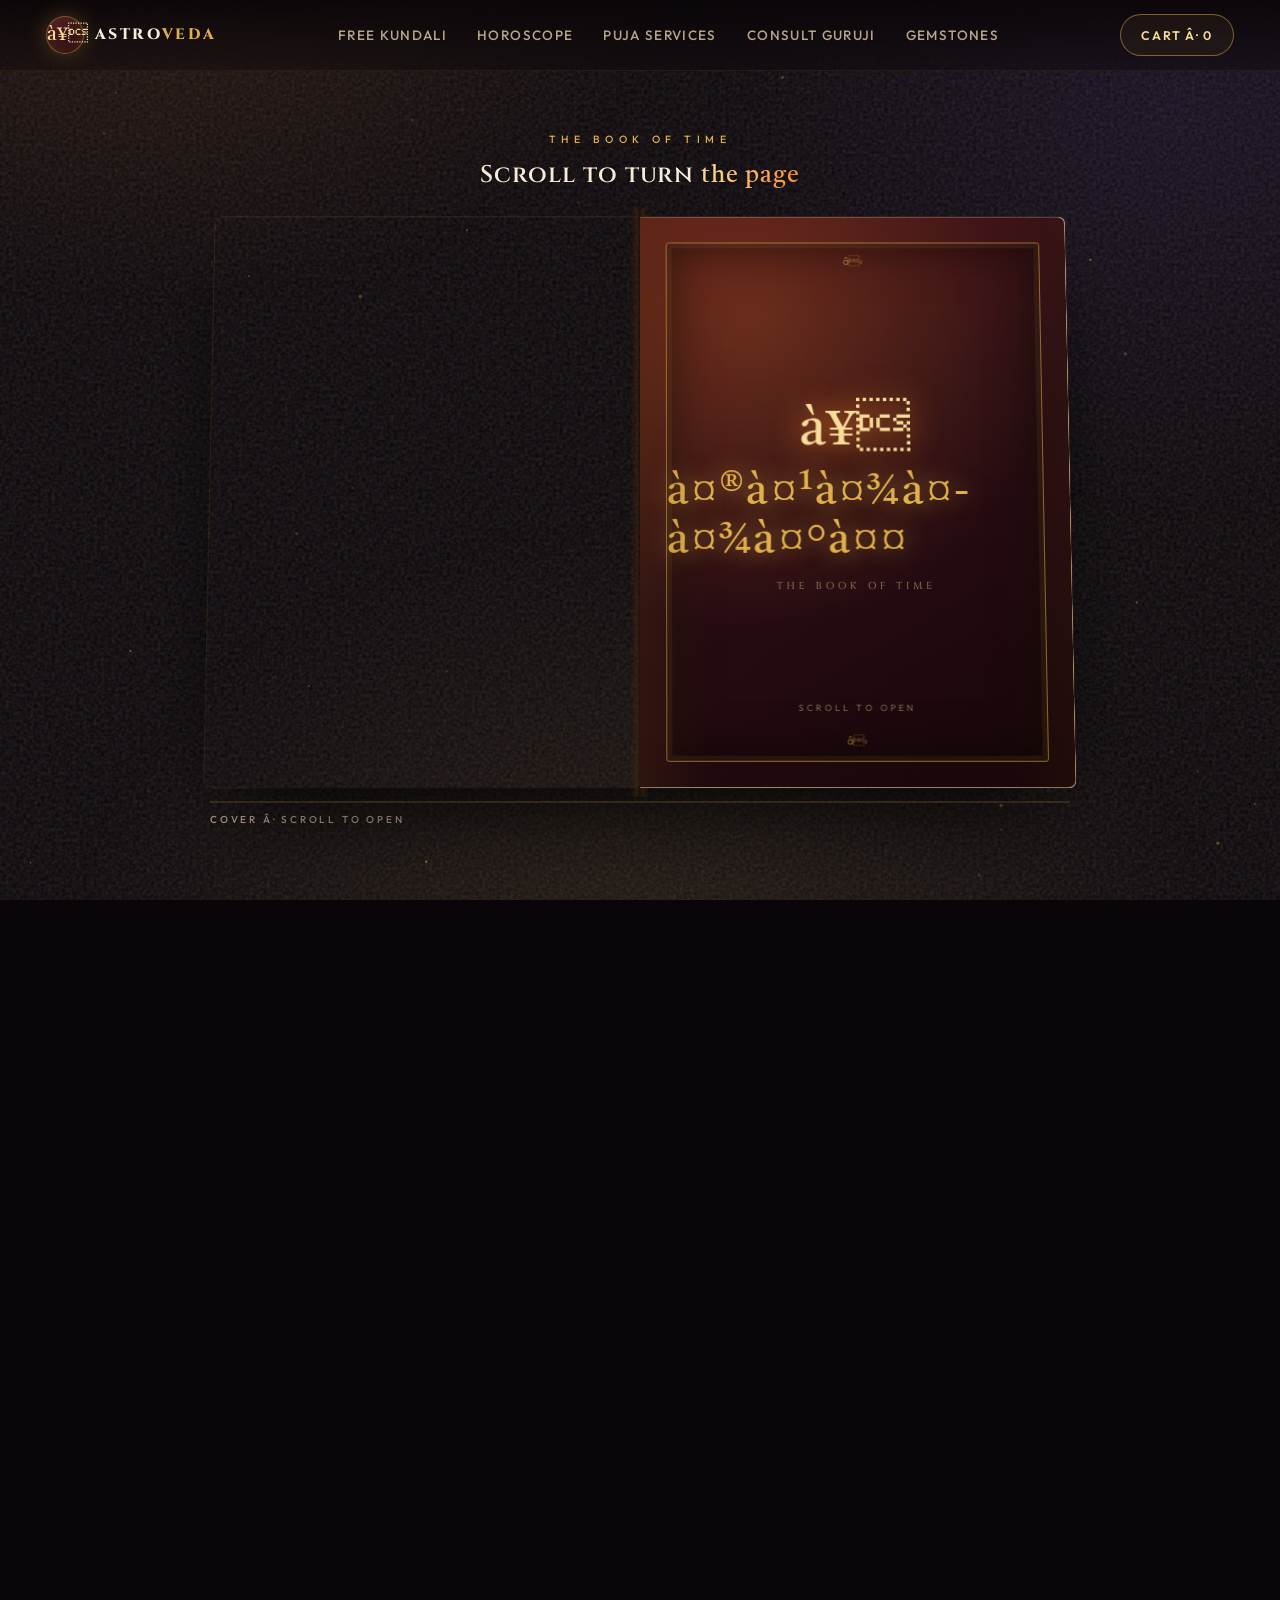
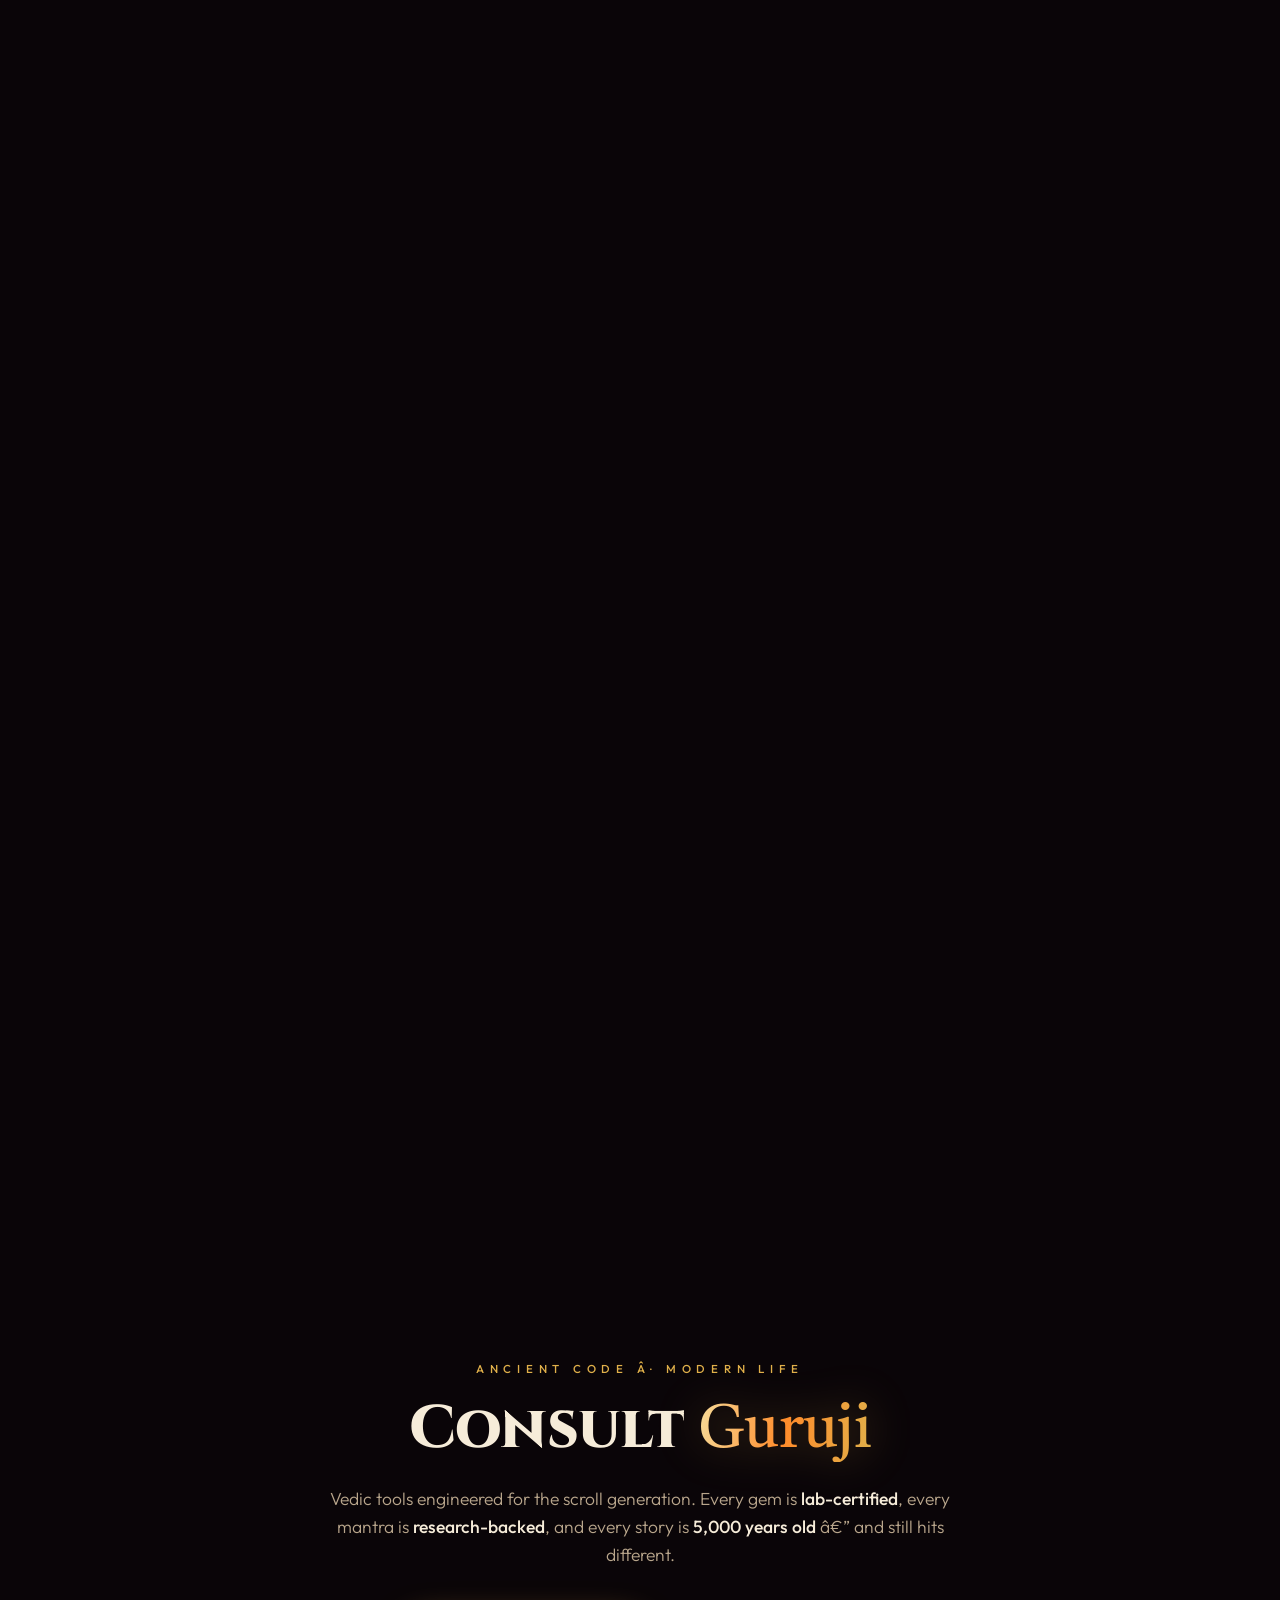
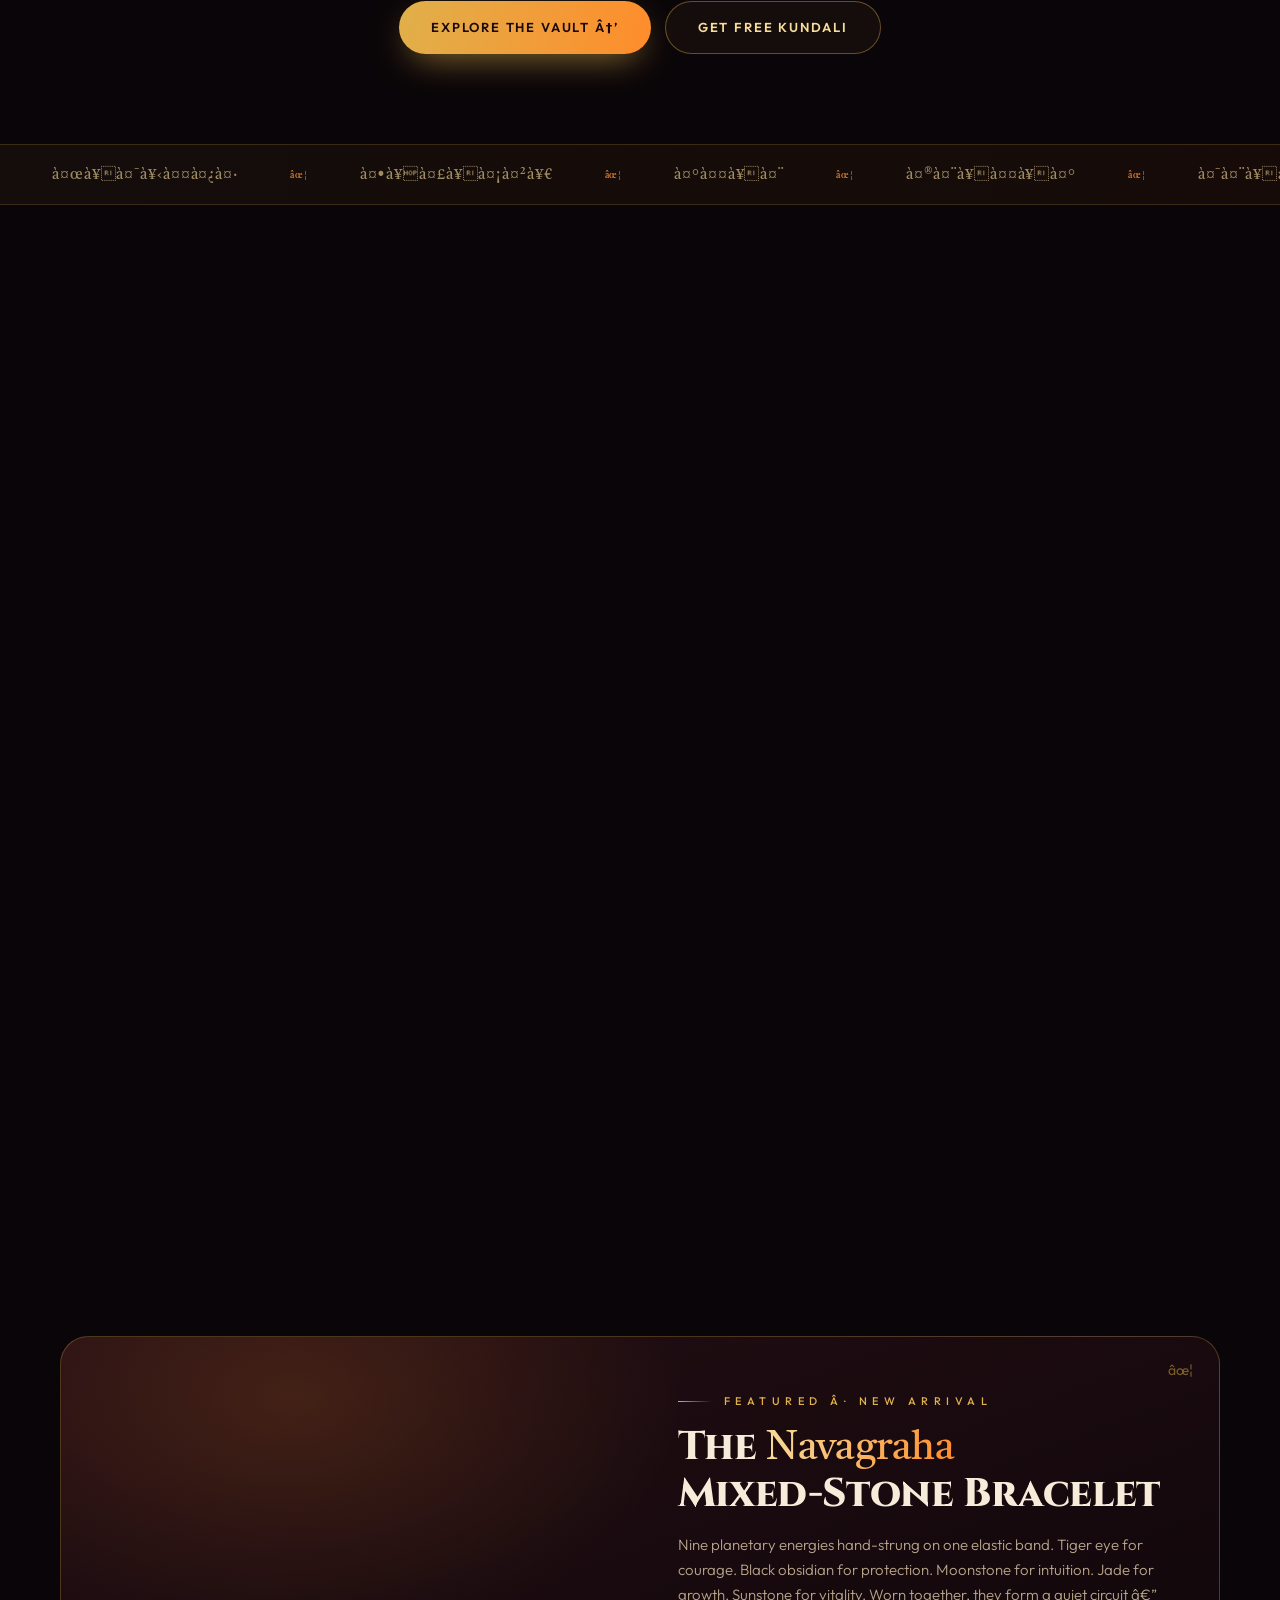
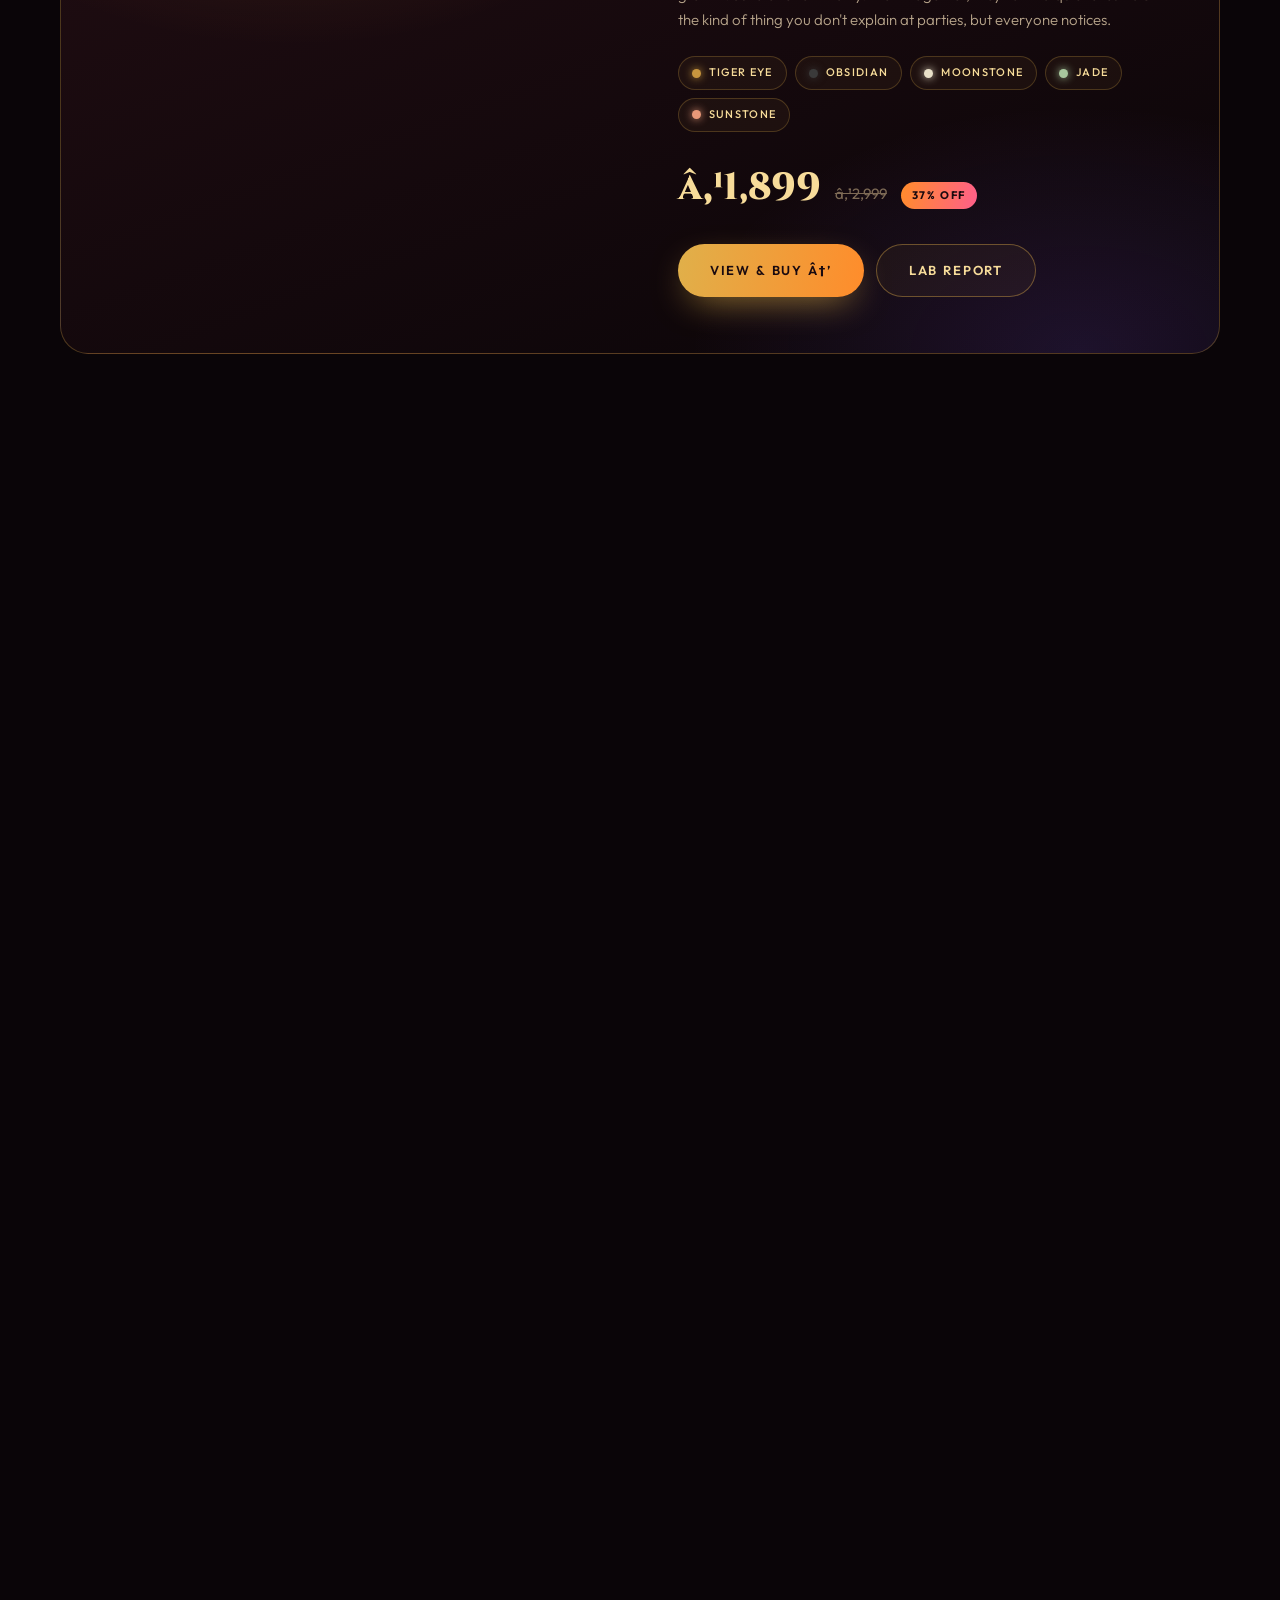
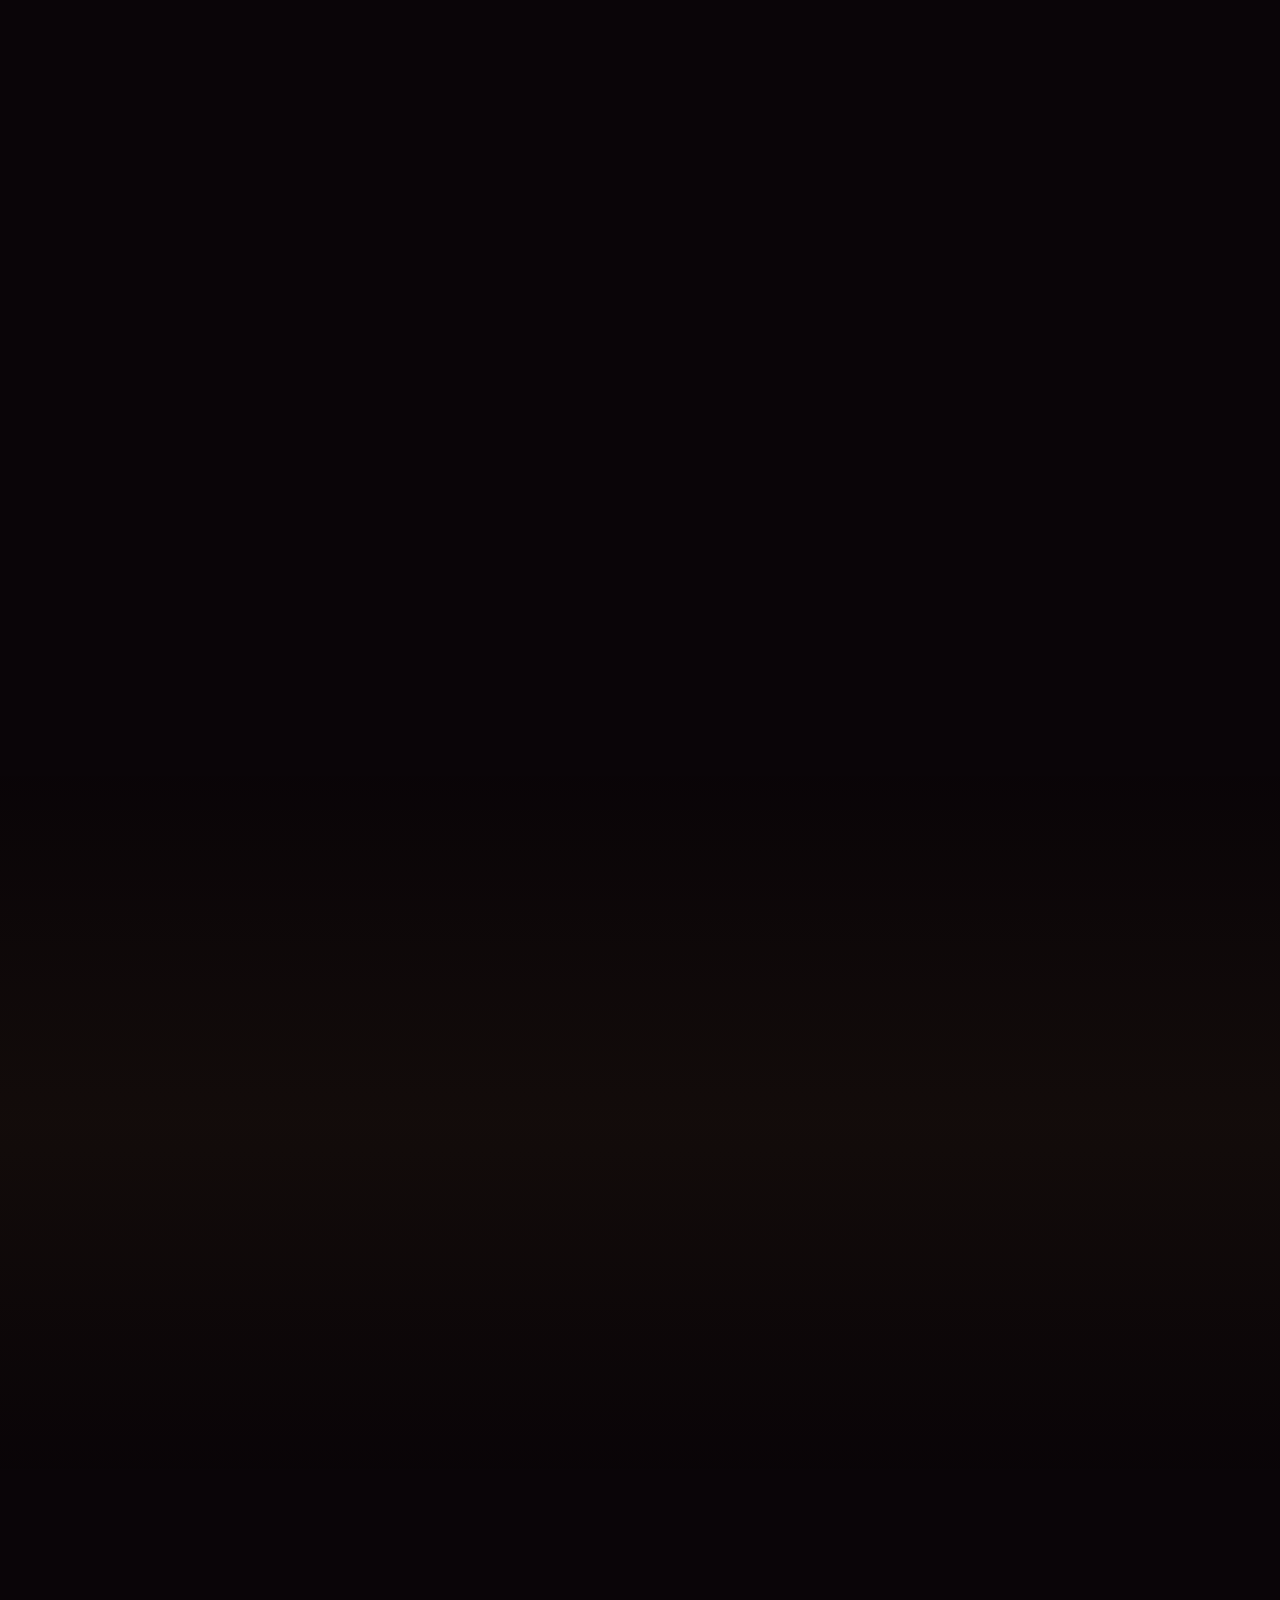
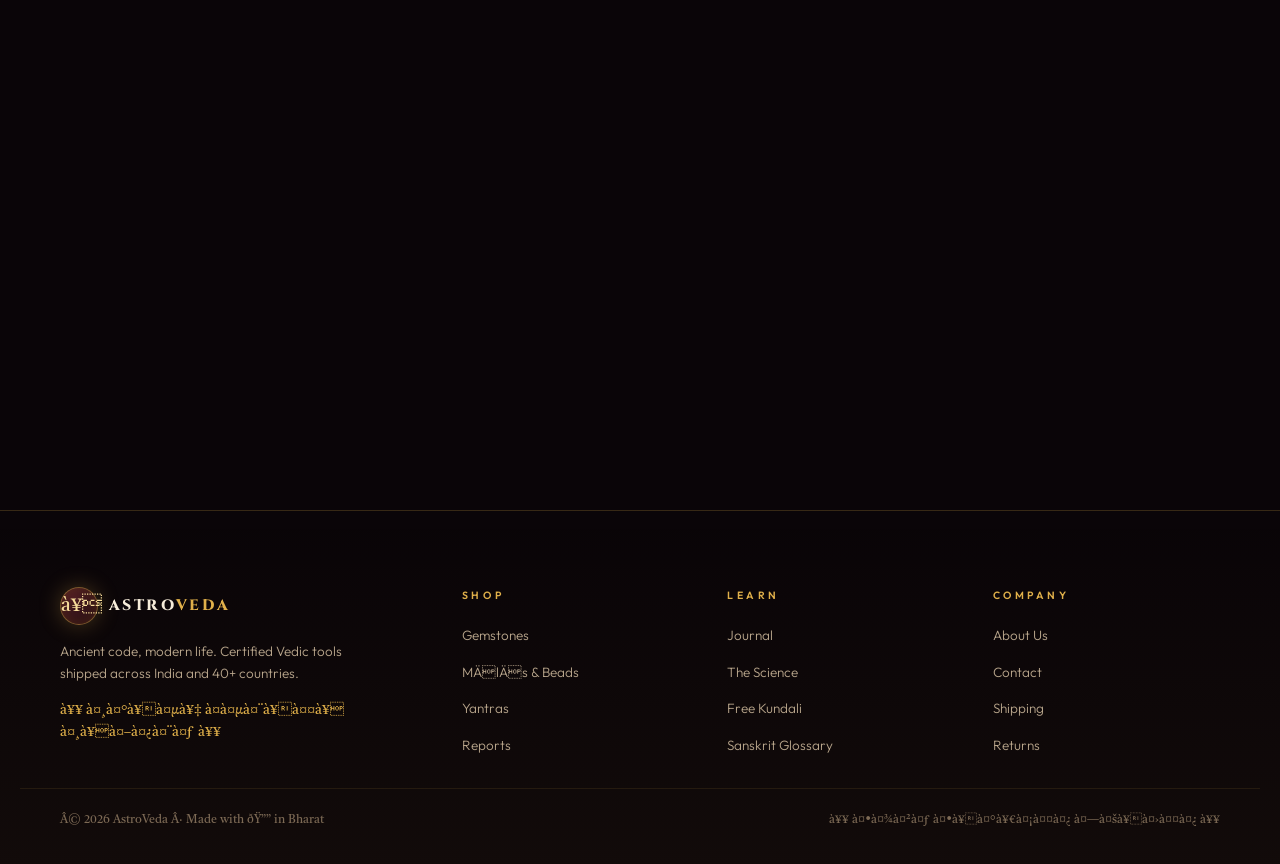
<file: pages/consultation.html>
<!DOCTYPE html>
<html lang="en">
<head>
<meta charset="UTF-8" />
<meta name="viewport" content="width=device-width, initial-scale=1" />
<title>AstroVeda â€” Ancient Code. Modern Life.</title>
<link rel="preconnect" href="https://fonts.googleapis.com">
<link rel="preconnect" href="https://fonts.gstatic.com" crossorigin>
<link href="https://fonts.googleapis.com/css2?family=Cinzel:wght@400;600;800&family=Tiro+Devanagari+Sanskrit:ital@0;1&family=Outfit:wght@200;300;400;500;600;700;800&display=swap" rel="stylesheet">

<style>
:root{
  --ink:#0a0508; --deep:#12080d; --maroon:#2a0d14;
  --gold:#e0b04a; --gold-lt:#f7dc9a; --saffron:#ff8c2b;
  --cream:#f6ecd9; --muted:#b9a68c;
  --pink:#ff5f8a; --violet:#8b5cf6;
  --line:rgba(224,176,74,.18);
  --serif:'Cinzel', serif;
  --dev:'Tiro Devanagari Sanskrit', serif;
  --sans:'Outfit', system-ui, sans-serif;
}
*{margin:0;padding:0;box-sizing:border-box}
html{-webkit-text-size-adjust:100%;overflow-x:clip}
body{background:var(--ink);color:var(--cream);font-family:var(--sans);overflow-x:clip;line-height:1.6;-webkit-font-smoothing:antialiased}
body.locked{overflow:hidden;height:100vh}
img{max-width:100%;display:block}
a{color:inherit;text-decoration:none}
button{font-family:inherit;border:none;background:none;cursor:pointer;color:inherit}
::selection{background:var(--gold);color:var(--ink)}
::-webkit-scrollbar{width:9px}
::-webkit-scrollbar-track{background:#0a0508}
::-webkit-scrollbar-thumb{background:linear-gradient(var(--gold),var(--saffron));border-radius:9px}

/* ============ AMBIENT ============ */
.bg-fx{position:fixed;inset:0;z-index:0;pointer-events:none;
  background:
    radial-gradient(900px 600px at 12% -5%, rgba(255,140,43,.10), transparent 60%),
    radial-gradient(800px 700px at 92% 12%, rgba(139,92,246,.09), transparent 60%),
    radial-gradient(1000px 800px at 50% 110%, rgba(224,176,74,.10), transparent 60%);}
.bg-grain{position:fixed;inset:0;z-index:1;pointer-events:none;opacity:.32;
  background-image:url("data:image/svg+xml,%3Csvg viewBox='0 0 300 300' xmlns='http://www.w3.org/2000/svg'%3E%3Cfilter id='n'%3E%3CfeTurbulence type='fractalNoise' baseFrequency='.85' numOctaves='3'/%3E%3C/filter%3E%3Crect width='100%25' height='100%25' filter='url(%23n)' opacity='.5'/%3E%3C/svg%3E");}
#dust{position:fixed;inset:0;z-index:2;pointer-events:none;opacity:.75}

/* ============ LOADER ============ */
#loader{position:fixed;inset:0;z-index:9999;display:grid;place-items:center;
  background:radial-gradient(circle at 50% 45%, #1c0a10 0%, #0a0508 65%);
  transition:opacity .9s ease, visibility .9s;}
#loader.done{opacity:0;visibility:hidden}
.loader-inner{display:flex;flex-direction:column;align-items:center;gap:26px;padding:20px}
.chakra-wrap{position:relative;width:min(58vw,250px);aspect-ratio:1}
.chakra-svg{width:100%;height:100%;animation:spin 9s linear infinite;filter:drop-shadow(0 0 26px rgba(224,176,74,.45))}
@keyframes spin{to{transform:rotate(360deg)}}
.ring-outer{fill:none;stroke:var(--gold);stroke-width:2;opacity:.85}
.ring-mid{fill:none;stroke:var(--saffron);stroke-width:1;opacity:.5}
.spoke{stroke:var(--gold);stroke-width:2.4;stroke-linecap:round;opacity:.9}
.hub{fill:none;stroke:var(--gold-lt);stroke-width:2}
.chakra-dot{fill:var(--saffron)}
.om{position:absolute;inset:0;display:grid;place-items:center;font-family:var(--dev);font-size:clamp(38px,9vw,60px);color:var(--gold-lt);
  text-shadow:0 0 34px rgba(255,140,43,.9),0 0 70px rgba(255,140,43,.5);animation:pulseOm 2.4s ease-in-out infinite;}
@keyframes pulseOm{0%,100%{transform:scale(1);opacity:.9}50%{transform:scale(1.08);opacity:1}}
.mantra{font-family:var(--dev);font-size:clamp(14px,3.4vw,19px);letter-spacing:.05em;color:var(--gold-lt);text-align:center;}
.mantra span{display:inline-block;opacity:0;animation:letterIn .5s forwards}
@keyframes letterIn{from{opacity:0;transform:translateY(6px)}to{opacity:1;transform:translateY(0)}}
.loader-bar{width:min(78vw,320px);height:2px;background:rgba(224,176,74,.18);border-radius:99px;overflow:hidden;position:relative;}
.loader-bar span{position:absolute;inset:0 100% 0 0;background:linear-gradient(90deg,var(--saffron),var(--gold-lt));box-shadow:0 0 14px var(--gold);transition:right .25s ease;}
.loader-pct{font-size:12px;letter-spacing:.42em;text-transform:uppercase;color:var(--muted);font-weight:500;}

/* ============ NAV ============ */
.nav{position:fixed;top:0;left:0;right:0;z-index:900;display:flex;align-items:center;justify-content:space-between;gap:18px;
  padding:14px clamp(16px,4vw,46px);backdrop-filter:blur(16px);
  background:linear-gradient(180deg,rgba(10,5,8,.9),rgba(10,5,8,.35));
  border-bottom:1px solid rgba(224,176,74,.12);transform:translateY(-110%);transition:transform .8s cubic-bezier(.2,.8,.2,1);}
.nav.show{transform:translateY(0)}
.brand{display:flex;align-items:center;gap:11px}
.brand-mark{width:38px;height:38px;border-radius:50%;display:grid;place-items:center;font-family:var(--dev);font-size:20px;color:var(--gold-lt);
  background:radial-gradient(circle at 35% 30%,#4a1a22,#1a0a0f);border:1px solid rgba(224,176,74,.45);
  box-shadow:0 0 22px rgba(224,176,74,.28), inset 0 0 14px rgba(255,140,43,.18);}
.brand-name{font-family:var(--serif);font-weight:800;letter-spacing:.16em;font-size:15px;color:var(--cream);}
.brand-name em{color:var(--gold);font-style:normal}
.nav-links{display:flex;gap:30px;list-style:none}
.nav-links a{font-size:13.5px;letter-spacing:.1em;text-transform:uppercase;color:var(--muted);font-weight:500;position:relative;padding-bottom:4px;transition:color .3s;}
.nav-links a::after{content:'';position:absolute;left:0;bottom:0;height:1px;width:0;background:linear-gradient(90deg,var(--gold),var(--saffron));transition:width .35s;}
.nav-links a:hover{color:var(--gold-lt)}
.nav-links a:hover::after{width:100%}
.nav-cta{font-size:12.5px;letter-spacing:.14em;text-transform:uppercase;font-weight:600;padding:10px 20px;border-radius:99px;
  border:1px solid rgba(224,176,74,.5);color:var(--gold-lt);background:rgba(224,176,74,.06);transition:.35s;white-space:nowrap;}
.nav-cta:hover{background:var(--gold);color:#1a0a0f;box-shadow:0 0 26px rgba(224,176,74,.5)}
@media(max-width:900px){.nav-links{display:none}}

/* =========================================================
   BOOK EXPERIENCE
   ========================================================= */
.book-xp{position:relative;z-index:5}
.book-runway{position:relative}
.book-pin{position:sticky;top:0;height:100svh;display:flex;flex-direction:column;align-items:center;justify-content:center;
  gap:clamp(8px,1.8vh,22px);padding:clamp(66px,9vh,100px) 14px clamp(14px,2.4vh,28px);overflow:hidden;}
.book-top{text-align:center;flex-shrink:0}
.book-top .eyebrow{font-size:10.5px;letter-spacing:.52em;text-transform:uppercase;color:var(--gold);font-weight:500;margin-bottom:8px;}
.book-heading{font-family:var(--serif);font-weight:600;font-size:clamp(15px,2.4vw,24px);letter-spacing:.04em;color:var(--cream);}
.book-heading em{font-style:normal;font-family:var(--dev);font-weight:400;
  background:linear-gradient(100deg,var(--gold-lt),var(--saffron));-webkit-background-clip:text;background-clip:text;color:transparent;}
.book-stage{perspective:2600px;perspective-origin:50% 42%;flex:0 1 auto;display:grid;place-items:center;width:100%;min-height:0;}
.book{position:relative;width: min(92vw, 860px, calc((100svh - 270px) * 1.5));aspect-ratio: 3 / 2;
  transform: rotateX(7deg) scale(.94);opacity:0;transition: opacity 1.2s ease, transform 1.2s cubic-bezier(.2,.8,.2,1);}
.book.ready{opacity:1;transform: rotateX(7deg) scale(1);}
@media (max-width: 640px){.book{width:96vw;transform:rotateX(4deg) scale(.94)}.book.ready{transform:rotateX(4deg) scale(1)}}
.book-base{position:absolute;inset:0;z-index:0;border-radius:8px;box-shadow:0 40px 80px -30px rgba(0,0,0,.95), 0 0 0 1px rgba(224,176,74,.14);}
.base-half{position:absolute;top:0;height:100%;width:50%;background:linear-gradient(105deg,#efe2c6,#dcc8a3);box-shadow:inset 0 0 44px rgba(120,80,20,.28);}
.base-right{right:0;border-radius:0 7px 7px 0}
.base-left{left:0;border-radius:7px 0 0 7px;opacity:0;transition:opacity .35s linear}
.base-spine{position:absolute;left:50%;top:-1.5%;bottom:-1.5%;width:18px;transform:translateX(-50%);
  background:linear-gradient(90deg,rgba(0,0,0,0),rgba(70,38,12,.5) 35%,rgba(30,14,4,.62) 50%,rgba(70,38,12,.5) 65%,rgba(0,0,0,0));z-index:2;pointer-events:none;}
.leaves{position:absolute;inset:0;z-index:1;perspective: 2400px;perspective-origin: 50% 45%;}
.leaf{position:absolute;top:0;left:50%;width:50%;height:100%;transform-origin:left center;transform-style:preserve-3d;will-change:transform;}
.leaf-face{position:absolute;inset:0;overflow:hidden;backface-visibility:hidden;-webkit-backface-visibility:hidden;
  background:linear-gradient(105deg,#f7ecd6 0%,#ecdcbd 52%,#ddc9a3 100%);box-shadow:inset 0 0 42px rgba(120,80,20,.22);}
.leaf-face.front{border-radius:0 7px 7px 0}
.leaf-face.back{transform:rotateY(180deg);border-radius:7px 0 0 7px}
.leaf-face::after{content:'';position:absolute;inset:0;pointer-events:none;
  background:linear-gradient(90deg,rgba(90,55,10,.22),transparent 16%,transparent 84%,rgba(90,55,10,.12));}
.page-inner{container-type:inline-size;position:relative;width:100%;height:100%;
  padding:clamp(10px,6.5%,28px) clamp(10px,7%,30px);display:flex;flex-direction:column;overflow:hidden;color:#4b2c08;}
.pg-num{font-family:var(--serif);font-weight:800;font-size:clamp(9px,2.6cqw,13px);letter-spacing:.34em;color:rgba(150,105,35,.72);margin-bottom:clamp(3px,.8cqw,7px);}
.pg-sanskrit{font-family:var(--dev);font-size:clamp(11px,3.4cqw,18px);color:#8a5410;letter-spacing:.05em;line-height:1.3;margin-bottom:clamp(2px,.5cqw,5px);}
.pg-title{font-family:var(--serif);font-weight:800;font-size:clamp(12px,4.4cqw,22px);line-height:1.18;color:#3d2205;letter-spacing:-.005em;margin-bottom:clamp(2px,.6cqw,6px);}
.pg-sub{font-size:clamp(8px,2.1cqw,10.5px);letter-spacing:.16em;text-transform:uppercase;color:rgba(140,95,30,.85);font-weight:500;margin-bottom:clamp(5px,1.4cqw,11px);}
.pg-rule{height:1px;width:62%;margin-bottom:clamp(6px,1.8cqw,14px);background:linear-gradient(90deg,rgba(150,105,35,.65),rgba(150,105,35,.05));}
.pg-text{font-size:clamp(8.5px,2.55cqw,13px);line-height:1.66;color:#5b3a12;font-weight:300;flex:1;overflow:hidden;}
.pg-hook{margin-top:clamp(5px,1.5cqw,12px);font-family:var(--serif);font-weight:600;font-size:clamp(8px,2.35cqw,12px);line-height:1.45;color:#8a4a0c;
  border-left:2px solid rgba(224,176,74,.7);padding-left:clamp(5px,1.4cqw,11px);font-style:italic;}
.pg-orn{position:absolute;bottom:clamp(4px,1.4cqw,10px);left:50%;transform:translateX(-50%);font-family:var(--dev);font-size:clamp(9px,2.4cqw,13px);color:rgba(150,105,35,.45);}
.page-right-inner{align-items:center;justify-content:center;gap:clamp(3px,1cqw,8px);text-align:center;}
.pg-art{width:min(78%,320px);aspect-ratio:1;display:grid;place-items:center;flex-shrink:1;}
.pg-art svg{width:100%;height:100%;overflow:visible}
.pg-name{font-family:var(--serif);font-weight:600;font-size:clamp(10px,3cqw,16px);letter-spacing:.22em;text-transform:uppercase;color:#6b3d0c;}
.pg-name-rule{width:44px;height:1px;background:rgba(150,105,35,.55);}
.cover-page{width:100%;height:100%;
  background:radial-gradient(circle at 26% 18%, rgba(255,140,43,.24), transparent 55%),linear-gradient(150deg,#4a1219 0%,#2a0d14 45%,#170609 100%);
  display:grid;place-items:center;padding:6%;}
.cover-frame{width:100%;height:100%;border:1px solid rgba(224,176,74,.6);border-radius:3px;
  box-shadow:inset 0 0 0 5px rgba(224,176,74,.08), inset 0 0 50px rgba(0,0,0,.6);
  display:flex;flex-direction:column;align-items:center;justify-content:center;gap:clamp(4px,1.4cqw,12px);position:relative;}
.cover-frame::before,.cover-frame::after{content:'â‹';position:absolute;left:50%;transform:translateX(-50%);color:rgba(224,176,74,.55);font-size:clamp(7px,1.6cqw,11px);}
.cover-frame::before{top:10px}.cover-frame::after{bottom:10px}
.cover-om{font-family:var(--dev);font-size:clamp(24px,9cqw,54px);color:var(--gold-lt);text-shadow:0 0 30px rgba(255,140,43,.9);line-height:1;}
.cover-title{font-family:var(--dev);font-size:clamp(18px,7.5cqw,44px);color:var(--gold);letter-spacing:.05em;line-height:1.1;text-shadow:0 0 24px rgba(224,176,74,.65);}
.cover-sub{font-family:var(--serif);font-size:clamp(6px,1.7cqw,10px);letter-spacing:.4em;text-transform:uppercase;color:rgba(247,220,154,.62);}
.cover-hint{position:absolute;bottom:clamp(18px,6cqw,44px);font-size:clamp(6px,1.5cqw,9px);letter-spacing:.34em;text-transform:uppercase;color:rgba(247,220,154,.45);animation:hintPulse 2.4s ease-in-out infinite;}
@keyframes hintPulse{0%,100%{opacity:.35}50%{opacity:.9}}
.back-cover{width:100%;height:100%;background:linear-gradient(255deg,#efe0c2,#dcc8a3);display:flex;flex-direction:column;align-items:center;justify-content:center;gap:clamp(5px,2cqw,14px);text-align:center;padding:8%;}
.bc-om{font-family:var(--dev);font-size:clamp(20px,7cqw,40px);color:#a8701c;}
.bc-line{font-family:var(--dev);font-size:clamp(10px,3.2cqw,17px);color:#6b3d0c;}
.bc-sub{font-size:clamp(7px,1.9cqw,10px);letter-spacing:.24em;text-transform:uppercase;color:rgba(120,80,25,.7);}
.book-foot{width:min(92vw, 860px);display:flex;flex-direction:column;gap:9px;flex-shrink:0;}
.book-progress{height:2px;border-radius:99px;background:rgba(224,176,74,.16);position:relative;overflow:hidden;}
.book-progress span{position:absolute;inset:0 100% 0 0;background:linear-gradient(90deg,var(--saffron),var(--gold-lt));box-shadow:0 0 12px rgba(224,176,74,.8);}
.book-meta{display:flex;justify-content:space-between;gap:14px;font-size:10px;letter-spacing:.28em;text-transform:uppercase;color:var(--muted);font-weight:500;}
.book-meta b{color:var(--gold-lt);font-weight:600}

/* =========================================================
   SPIRAL BRACELET
   ========================================================= */
#braceletTracker{
  position:fixed;inset:0;
  z-index:50;
  pointer-events:none;
  display:grid;place-items:center;
  opacity:0;
  transition:opacity .2s linear;
}
#braceletTracker.on{opacity:1}
.bracelet-fixed{
  width:min(46vw,340px);
  aspect-ratio:1;
  will-change:transform,opacity;
  filter:drop-shadow(0 30px 50px rgba(0,0,0,.55)) drop-shadow(0 0 40px rgba(224,176,74,.4));
}
.bracelet-fixed svg{width:100%;height:100%;display:block;overflow:visible}

/* ============ INTRO ============ */
.intro{position:relative;z-index:5;text-align:center;padding:clamp(70px,10vw,140px) 20px clamp(50px,7vw,90px);}
.intro .eyebrow{font-size:11.5px;letter-spacing:.5em;text-transform:uppercase;color:var(--gold);font-weight:500;margin-bottom:18px;}
.intro h1{font-family:var(--serif);font-weight:800;font-size:clamp(26px,6vw,60px);line-height:1.1;letter-spacing:-.01em;margin-bottom:20px;max-width:900px;margin-inline:auto;}
.intro h1 em{font-style:normal;font-family:var(--dev);font-weight:400;
  background:linear-gradient(100deg,var(--gold-lt),var(--saffron),var(--gold));-webkit-background-clip:text;background-clip:text;color:transparent;
  filter:drop-shadow(0 0 22px rgba(224,176,74,.35));}
.lede{font-size:clamp(14px,2.2vw,17.5px);color:var(--muted);max-width:620px;margin:0 auto 32px;font-weight:300;}
.lede b{color:var(--cream);font-weight:500}
.hero-actions{display:flex;gap:14px;justify-content:center;flex-wrap:wrap}
.btn{display:inline-flex;align-items:center;gap:9px;padding:15px 32px;border-radius:99px;
  font-size:13px;font-weight:600;letter-spacing:.14em;text-transform:uppercase;transition:.4s cubic-bezier(.2,.8,.2,1);position:relative;}
.btn-gold{background:linear-gradient(100deg,var(--gold),var(--saffron));color:#1a0a0f;box-shadow:0 12px 36px -12px rgba(224,176,74,.75);}
.btn-gold:hover{transform:translateY(-3px);box-shadow:0 20px 50px -12px rgba(255,140,43,.85)}
.btn-ghost{border:1px solid rgba(224,176,74,.4);color:var(--gold-lt);background:rgba(224,176,74,.05);}
.btn-ghost:hover{background:rgba(224,176,74,.14);transform:translateY(-3px)}

/* ============ MARQUEE ============ */
.marquee{position:relative;z-index:5;border-top:1px solid var(--line);border-bottom:1px solid var(--line);
  background:linear-gradient(90deg,rgba(224,176,74,.05),rgba(255,140,43,.05));padding:16px 0;overflow:hidden;white-space:nowrap;}
.marquee-track{display:inline-flex;gap:52px;animation:marq 34s linear infinite;padding-left:52px}
@keyframes marq{to{transform:translateX(-50%)}}
.marquee span{font-family:var(--dev);font-size:15px;color:rgba(247,220,154,.62);letter-spacing:.06em;display:inline-flex;align-items:center;gap:52px;}
.marquee span::after{content:'âœ¦';color:var(--saffron);font-size:9px}

/* ============ SECTION SHELL ============ */
section{position:relative;z-index:5}
.wrap{max-width:1240px;margin:0 auto;padding:clamp(64px,9vw,130px) clamp(16px,4vw,40px)}
.sec-head{max-width:760px;margin-bottom:clamp(38px,5vw,64px)}
.kicker{font-size:11px;letter-spacing:.5em;text-transform:uppercase;color:var(--gold);font-weight:500;margin-bottom:14px;display:flex;align-items:center;gap:12px;}
.kicker::before{content:'';width:34px;height:1px;background:linear-gradient(90deg,var(--gold),transparent)}
.sec-head h2{font-family:var(--serif);font-weight:800;font-size:clamp(24px,4.6vw,46px);line-height:1.14;letter-spacing:-.01em;}
.sec-head h2 em{font-style:normal;font-family:var(--dev);font-weight:400;
  background:linear-gradient(100deg,var(--gold-lt),var(--saffron));-webkit-background-clip:text;background-clip:text;color:transparent;}
.sec-head p{color:var(--muted);font-weight:300;margin-top:16px;font-size:clamp(13.5px,2vw,16px);max-width:620px}
.reveal{opacity:0;transform:translateY(38px);transition:opacity 1s ease,transform 1s cubic-bezier(.2,.8,.2,1)}
.reveal.in{opacity:1;transform:none}

/* ============ COUNCIL ============ */
.council-grid{display:grid;grid-template-columns:repeat(auto-fit,minmax(290px,1fr));gap:22px}
.voice{position:relative;border:1px solid var(--line);border-radius:22px;padding:30px 26px 28px;
  background:linear-gradient(165deg,rgba(38,15,21,.85),rgba(12,6,9,.92));overflow:hidden;transition:.5s cubic-bezier(.2,.8,.2,1);}
.voice::before{content:'';position:absolute;top:-60px;right:-60px;width:190px;height:190px;border-radius:50%;background:radial-gradient(circle,var(--glow),transparent 68%);opacity:.5;transition:.5s;}
.voice:hover{transform:translateY(-9px);border-color:rgba(224,176,74,.45);box-shadow:0 34px 70px -34px rgba(224,176,74,.4)}
.voice:hover::before{opacity:.9;transform:scale(1.15)}
.voice[data-c="pandit"]{--glow:rgba(255,140,43,.32)}
.voice[data-c="sci"]{--glow:rgba(96,165,250,.28)}
.voice[data-c="genz"]{--glow:rgba(255,95,138,.30)}
.avatar{width:96px;height:96px;border-radius:50%;margin-bottom:18px;position:relative;
  background:radial-gradient(circle at 35% 28%,rgba(255,255,255,.16),rgba(0,0,0,.5));
  border:1px solid rgba(224,176,74,.3);display:grid;place-items:center;box-shadow:0 0 0 6px rgba(224,176,74,.05);}
.avatar svg{width:100%;height:100%;border-radius:50%}
.voice-role{font-size:10px;letter-spacing:.4em;text-transform:uppercase;color:var(--saffron);font-weight:600;margin-bottom:7px;}
.voice-name{font-family:var(--serif);font-weight:600;font-size:19px;margin-bottom:4px}
.voice-handle{font-size:12px;color:var(--muted);margin-bottom:20px;font-weight:300}
.bubble{position:relative;border-radius:16px;padding:20px 18px;font-size:14.5px;line-height:1.68;
  background:rgba(255,255,255,.035);border:1px solid rgba(255,255,255,.07);color:#e8dcc8;font-weight:300;}
.bubble::before{content:'';position:absolute;top:-8px;left:26px;width:15px;height:15px;transform:rotate(45deg);
  background:rgba(255,255,255,.035);border-left:1px solid rgba(255,255,255,.07);border-top:1px solid rgba(255,255,255,.07);}
.bubble b{color:var(--gold-lt);font-weight:600}
.bubble i{color:var(--pink);font-style:normal;font-weight:500}
.voice-tags{display:flex;flex-wrap:wrap;gap:7px;margin-top:18px}
.tag{font-size:10.5px;letter-spacing:.1em;text-transform:uppercase;padding:6px 12px;border-radius:99px;font-weight:500;
  border:1px solid rgba(224,176,74,.28);color:var(--gold-lt);background:rgba(224,176,74,.06);}
.voice[data-c="sci"] .tag{border-color:rgba(96,165,250,.32);color:#a8cdfb;background:rgba(96,165,250,.07)}
.voice[data-c="genz"] .tag{border-color:rgba(255,95,138,.32);color:#ffa6c0;background:rgba(255,95,138,.07)}

/* =========================================================
   FEATURED PRODUCT (bracelet landing zone)
   ========================================================= */
#shop .wrap{padding-top:clamp(50px,7vw,90px)}
.featured{
  display:grid;
  grid-template-columns: 1.05fr 1fr;
  gap:clamp(24px,4vw,56px);
  align-items:center;
  border:1px solid rgba(224,176,74,.28);
  border-radius:28px;
  padding:clamp(26px,4vw,54px);
  margin-bottom:clamp(56px,8vw,110px);
  background:
    radial-gradient(600px 380px at 20% 10%, rgba(255,140,43,.16), transparent 65%),
    radial-gradient(600px 380px at 88% 100%, rgba(139,92,246,.15), transparent 65%),
    linear-gradient(160deg, rgba(38,15,21,.92), rgba(10,5,8,.96));
  position:relative;
  overflow:hidden;
}
.featured::before{
  content:'âœ¦';position:absolute;top:22px;right:26px;color:rgba(224,176,74,.5);font-size:14px;
  animation:hintPulse 3s ease-in-out infinite;
}
.featured-visual{
  position:relative;
  aspect-ratio:1;
  display:grid;place-items:center;
  width:100%;
}
.bracelet-slot{
  width:min(100%,440px);
  aspect-ratio:1;
  position:relative;
  display:grid;place-items:center;
  opacity:0;
  transition:opacity .15s linear;
}
.bracelet-slot svg{
  width:100%;height:100%;display:block;overflow:visible;
  filter:drop-shadow(0 22px 40px rgba(0,0,0,.55)) drop-shadow(0 0 34px rgba(224,176,74,.45));
}
.bracelet-slot::before{
  content:'';position:absolute;inset:-6%;
  border-radius:50%;
  background:radial-gradient(circle,rgba(224,176,74,.22),transparent 62%);
  pointer-events:none;
  animation:pulseSlot 4s ease-in-out infinite;
}
@keyframes pulseSlot{0%,100%{transform:scale(.96);opacity:.55}50%{transform:scale(1.04);opacity:1}}

.featured-info .kicker{margin-bottom:14px}
.featured-info .kicker::before{background:linear-gradient(90deg,var(--gold),transparent)}
.featured-info h2{
  font-family:var(--serif);font-weight:800;
  font-size:clamp(24px,3.6vw,40px);line-height:1.14;letter-spacing:-.01em;
  margin-bottom:14px;
}
.featured-info h2 em{
  font-style:normal;font-family:var(--dev);font-weight:400;
  background:linear-gradient(100deg,var(--gold-lt),var(--saffron));
  -webkit-background-clip:text;background-clip:text;color:transparent;
}
.featured-info p.desc{color:var(--muted);font-weight:300;font-size:15px;line-height:1.68;margin-bottom:24px;max-width:520px}
.featured-info .bead-legend{
  display:flex;flex-wrap:wrap;gap:8px;margin-bottom:26px;
}
.bead-legend span{
  display:inline-flex;align-items:center;gap:8px;
  font-size:11px;letter-spacing:.12em;text-transform:uppercase;
  padding:7px 13px;border-radius:99px;font-weight:500;
  border:1px solid rgba(224,176,74,.24);color:var(--gold-lt);
  background:rgba(224,176,74,.05);
}
.bead-legend i{width:9px;height:9px;border-radius:50%;display:block;box-shadow:0 0 8px currentColor}
.featured-price{
  display:flex;align-items:baseline;gap:14px;margin-bottom:26px;
}
.featured-price .now{font-family:var(--serif);font-weight:800;font-size:clamp(28px,3.4vw,38px);color:var(--gold-lt)}
.featured-price .was{font-size:15px;color:#7d6a55;text-decoration:line-through}
.featured-price .off{
  font-size:11px;letter-spacing:.14em;text-transform:uppercase;font-weight:700;
  padding:5px 11px;border-radius:99px;
  background:linear-gradient(100deg,var(--saffron),var(--pink));color:#1a0a0f;
}
.featured-actions{display:flex;gap:12px;flex-wrap:wrap}
@media (max-width: 820px){
  .featured{grid-template-columns:1fr;padding:clamp(20px,5vw,32px);gap:18px}
  .bracelet-slot{width:min(92%,320px)}
}

/* ============ PRODUCTS ============ */
.filters{display:flex;gap:10px;flex-wrap:wrap;margin-bottom:36px}
.chip{font-size:12px;letter-spacing:.13em;text-transform:uppercase;font-weight:500;padding:9px 20px;border-radius:99px;color:var(--muted);
  border:1px solid rgba(224,176,74,.16);transition:.35s;}
.chip:hover{color:var(--gold-lt);border-color:rgba(224,176,74,.45)}
.chip.active{background:linear-gradient(100deg,var(--gold),var(--saffron));color:#1a0a0f;border-color:transparent;font-weight:700}
.product-grid{display:grid;grid-template-columns:repeat(auto-fill,minmax(258px,1fr));gap:22px}
.card{position:relative;display:flex;flex-direction:column;border:1px solid var(--line);border-radius:20px;overflow:hidden;
  background:linear-gradient(170deg,rgba(36,14,20,.9),rgba(10,5,8,.95));transition:.5s cubic-bezier(.2,.8,.2,1);}
.card:hover{transform:translateY(-9px);border-color:rgba(224,176,74,.5);box-shadow:0 36px 70px -34px rgba(224,176,74,.45)}
.card-top{position:relative;padding:32px 20px 22px;display:grid;place-items:center;
  background:radial-gradient(circle at 50% 30%,rgba(224,176,74,.12),transparent 66%);border-bottom:1px solid rgba(224,176,74,.1);}
.badge{position:absolute;top:14px;left:14px;font-size:9.5px;letter-spacing:.16em;text-transform:uppercase;font-weight:700;padding:5px 11px;border-radius:99px;}
.badge.hot{background:linear-gradient(100deg,var(--saffron),var(--pink));color:#1a0a0f}
.badge.new{background:rgba(96,165,250,.16);color:#a8cdfb;border:1px solid rgba(96,165,250,.35)}
.badge.lab{background:rgba(52,211,153,.14);color:#7ee2b8;border:1px solid rgba(52,211,153,.32)}
.gem{width:118px;height:118px;border-radius:50%;position:relative;display:grid;place-items:center;font-family:var(--dev);font-size:40px;color:#ffeab5;
  background:radial-gradient(circle at 33% 27%,rgba(255,232,170,.55),rgba(255,140,43,.20) 46%,rgba(0,0,0,0) 72%);text-shadow:0 0 26px rgba(255,180,80,.9);}
.gem::before{content:'';position:absolute;inset:0;border-radius:50%;border:1px dashed rgba(224,176,74,.42);animation:spin 22s linear infinite;}
.gem::after{content:'';position:absolute;inset:14px;border-radius:50%;border:1px solid rgba(224,176,74,.18);animation:spin 14s linear infinite reverse;}
.card-body{padding:20px 20px 22px;display:flex;flex-direction:column;flex:1;gap:9px}
.card-cat{font-size:9.5px;letter-spacing:.34em;text-transform:uppercase;color:var(--saffron);font-weight:600}
.card-title{font-family:var(--serif);font-weight:600;font-size:18px;line-height:1.28}
.card-desc{font-size:13px;color:var(--muted);font-weight:300;line-height:1.62;flex:1}
.card-meta{display:flex;align-items:baseline;gap:9px;margin-top:4px}
.price{font-family:var(--serif);font-weight:800;font-size:21px;color:var(--gold-lt)}
.price-old{font-size:13px;color:#7d6a55;text-decoration:line-through}
.save{font-size:10.5px;color:#7ee2b8;font-weight:600;letter-spacing:.06em}
.buy{margin-top:14px;display:flex;align-items:center;justify-content:center;gap:9px;padding:13px 18px;border-radius:99px;
  font-size:11.5px;font-weight:700;letter-spacing:.16em;text-transform:uppercase;
  border:1px solid rgba(224,176,74,.42);color:var(--gold-lt);background:rgba(224,176,74,.05);transition:.4s;}
.buy svg{transition:transform .4s}
.buy:hover{background:linear-gradient(100deg,var(--gold),var(--saffron));color:#1a0a0f;border-color:transparent;box-shadow:0 14px 34px -12px rgba(255,140,43,.8)}
.buy:hover svg{transform:translateX(4px)}

/* ============ RECEIPTS ============ */
.receipts{background:linear-gradient(180deg,transparent,rgba(224,176,74,.045),transparent)}
.receipt-grid{display:grid;grid-template-columns:repeat(auto-fit,minmax(240px,1fr));gap:20px}
.receipt{border:1px solid var(--line);border-radius:18px;padding:26px 24px;background:rgba(255,255,255,.018);transition:.45s;}
.receipt:hover{background:rgba(224,176,74,.05);transform:translateY(-6px);border-color:rgba(224,176,74,.4)}
.receipt-num{font-family:var(--serif);font-weight:800;font-size:34px;
  background:linear-gradient(100deg,var(--gold-lt),var(--saffron));-webkit-background-clip:text;background-clip:text;color:transparent;margin-bottom:8px;}
.receipt h4{font-size:15px;font-weight:600;margin-bottom:9px}
.receipt p{font-size:13px;color:var(--muted);font-weight:300;line-height:1.65}
.receipt cite{display:block;margin-top:12px;font-size:10.5px;letter-spacing:.1em;text-transform:uppercase;color:rgba(224,176,74,.6);font-style:normal;}

/* ============ CTA ============ */
.cta-band{position:relative;overflow:hidden;border-radius:26px;border:1px solid rgba(224,176,74,.3);
  padding:clamp(38px,6vw,72px) clamp(24px,5vw,64px);
  background:
    radial-gradient(700px 340px at 12% 0%,rgba(255,140,43,.20),transparent 62%),
    radial-gradient(700px 340px at 88% 100%,rgba(139,92,246,.20),transparent 62%),
    linear-gradient(150deg,#2a0d14,#12080d);
  text-align:center;}
.cta-band h2{font-family:var(--serif);font-weight:800;font-size:clamp(23px,4.4vw,44px);line-height:1.14;margin-bottom:16px;}
.cta-band h2 em{font-style:normal;font-family:var(--dev);font-weight:400;
  background:linear-gradient(100deg,var(--gold-lt),var(--saffron));-webkit-background-clip:text;background-clip:text;color:transparent;}
.cta-band p{color:var(--muted);max-width:560px;margin:0 auto 30px;font-weight:300;font-size:15px}

/* ============ FOOTER ============ */
footer{position:relative;z-index:5;border-top:1px solid var(--line);background:linear-gradient(180deg,transparent,rgba(224,176,74,.04));}
.foot-grid{max-width:1240px;margin:0 auto;padding:clamp(48px,6vw,80px) clamp(16px,4vw,40px) 30px;display:grid;grid-template-columns:1.6fr repeat(3,1fr);gap:38px;}
@media(max-width:820px){.foot-grid{grid-template-columns:1fr 1fr}}
@media(max-width:520px){.foot-grid{grid-template-columns:1fr}}
.foot-brand p{color:var(--muted);font-size:13.5px;font-weight:300;margin-top:16px;max-width:320px}
.foot-col h5{font-size:10.5px;letter-spacing:.34em;text-transform:uppercase;color:var(--gold);margin-bottom:18px;font-weight:600;}
.foot-col ul{list-style:none;display:flex;flex-direction:column;gap:11px}
.foot-col a{font-size:13.5px;color:var(--muted);font-weight:300;transition:.3s}
.foot-col a:hover{color:var(--gold-lt);padding-left:5px}
.foot-bottom{max-width:1240px;margin:0 auto;padding:22px clamp(16px,4vw,40px) 34px;border-top:1px solid rgba(224,176,74,.1);
  display:flex;justify-content:space-between;gap:16px;flex-wrap:wrap;font-size:12px;color:#7d6a55;}
.foot-bottom span{font-family:var(--dev)}

@media (prefers-reduced-motion: reduce){
  *{animation-duration:.01ms !important;animation-iteration-count:1 !important;transition-duration:.01ms !important}
}
</style>
</head>
<body class="locked">

<svg width="0" height="0" style="position:absolute" aria-hidden="true">
  <defs>
    <radialGradient id="auraGold"><stop offset="0" stop-color="#ff8c2b" stop-opacity=".5"/><stop offset="1" stop-color="#ff8c2b" stop-opacity="0"/></radialGradient>
    <radialGradient id="auraRose"><stop offset="0" stop-color="#ff5f8a" stop-opacity=".45"/><stop offset="1" stop-color="#ff5f8a" stop-opacity="0"/></radialGradient>
    <radialGradient id="auraViolet"><stop offset="0" stop-color="#8b5cf6" stop-opacity=".45"/><stop offset="1" stop-color="#8b5cf6" stop-opacity="0"/></radialGradient>
    <radialGradient id="auraBlue"><stop offset="0" stop-color="#60a5fa" stop-opacity=".42"/><stop offset="1" stop-color="#60a5fa" stop-opacity="0"/></radialGradient>
  </defs>
</svg>

<div class="bg-fx"></div>
<div class="bg-grain"></div>
<canvas id="dust"></canvas>

<!-- ================= LOADER ================= -->
<div id="loader">
  <div class="loader-inner">
    <div class="chakra-wrap">
      <svg class="chakra-svg" viewBox="0 0 240 240" aria-hidden="true">
        <circle class="ring-outer" cx="120" cy="120" r="113"/>
        <circle class="ring-mid" cx="120" cy="120" r="98"/>
        <g id="spokes"></g>
        <circle class="hub" cx="120" cy="120" r="27"/>
      </svg>
      <div class="om">à¥</div>
    </div>
    <div class="mantra" id="mantra"></div>
    <div class="loader-bar"><span id="bar"></span></div>
    <div class="loader-pct"><span id="pct">0</span>% Â· Invoking</div>
  </div>
</div>

<!-- ================= SPIRAL BRACELET (fixed layer) ================= -->
<div id="braceletTracker" aria-hidden="true">
  <div class="bracelet-fixed" id="braceletFixed"></div>
</div>

<!-- ================= NAV ================= -->
<nav class="nav" id="nav">
  <a href="../nageshguruji.html" class="brand">
    <span class="brand-mark">à¥</span>
    <span class="brand-name">ASTRO<em>VEDA</em></span>
  </a>
  <ul class="nav-links">
    <li><a href="kundali.html">Free Kundali</a></li>
    <li><a href="horoscope.html">Horoscope</a></li>
    <li><a href="services.html">Puja Services</a></li>
    <li><a href="consultation.html">Consult Guruji</a></li>
    <li><a href="shop.html">Gemstones</a></li>
  </ul>
  <a href="cart.html" class="nav-cta">Cart Â· 0</a>
</nav>

<!-- ================= BOOK ================= -->
<section class="book-xp" id="bookSection">
  <div class="book-runway" id="bookRunway">
    <div class="book-pin">
      <div class="book-top">
        <p class="eyebrow">The Book of Time</p>
        <h2 class="book-heading">Scroll to turn <em>the page</em></h2>
      </div>
      <div class="book-stage">
        <div class="book" id="book">
          <div class="book-base">
            <div class="base-half base-right"></div>
            <div class="base-half base-left" id="baseLeft"></div>
            <div class="base-spine"></div>
          </div>
          <div class="leaves" id="leaves"></div>
        </div>
      </div>
      <div class="book-foot">
        <div class="book-progress"><span id="bookBar"></span></div>
        <div class="book-meta">
          <span id="bookCounter">Cover Â· Scroll to open</span>
          <span id="bookTitle"></span>
        </div>
      </div>
    </div>
  </div>
</section>

<!-- ================= INTRO ================= -->
<section class="intro" id="top">
  <p class="eyebrow">Ancient Code Â· Modern Life</p>
  <h1>Consult <em>Guruji</em></h1>
  <p class="lede">
    Vedic tools engineered for the scroll generation. Every gem is <b>lab-certified</b>,
    every mantra is <b>research-backed</b>, and every story is <b>5,000 years old</b> â€”
    and still hits different.
  </p>
  <div class="hero-actions">
    <a href="#shop" class="btn btn-gold">Explore the Vault â†’</a>
    <a href="kundali.html" class="btn btn-ghost">Get Free Kundali</a>
  </div>
</section>

<!-- ================= MARQUEE ================= -->
<div class="marquee" aria-hidden="true">
  <div class="marquee-track" id="marqTrack"></div>
</div>

<!-- ================= COUNCIL ================= -->
<section id="council">
  <div class="wrap">
    <div class="sec-head reveal">
      <p class="kicker">Three Voices Â· One Truth</p>
      <h2>Every product, told <em>three</em> ways.</h2>
      <p>Tradition, data, and the timeline. Our council breaks down exactly what you're buying â€” and why it actually works.</p>
    </div>

    <div class="council-grid">
      <article class="voice reveal" data-c="pandit">
        <div class="avatar">
          <svg viewBox="0 0 100 100" aria-label="Pandit Arjun">
            <circle cx="50" cy="50" r="50" fill="#3a1116"/>
            <path d="M29 43c0-13 9-22 21-22s21 9 21 22" fill="none" stroke="#f7dc9a" stroke-width="3"/>
            <circle cx="50" cy="34" r="4" fill="#ff8c2b"/>
            <circle cx="50" cy="54" r="16" fill="#e8b98a"/>
            <path d="M34 60c0 12 7 20 16 20s16-8 16-20c0 8-32 8-32 0z" fill="#f2f0ec"/>
            <path d="M42 50c2-2 5-2 6 0M52 50c1-2 4-2 6 0" stroke="#4a2c14" stroke-width="2" fill="none" stroke-linecap="round"/>
            <path d="M30 82c6-6 13-9 20-9s14 3 20 9v18H30z" fill="#ff8c2b"/>
            <path d="M44 74l6 8 6-8" fill="none" stroke="#f7dc9a" stroke-width="2"/>
          </svg>
        </div>
        <p class="voice-role">The Lineage Keeper</p>
        <h3 class="voice-name">Pandit Arjun Shastri</h3>
        <p class="voice-handle">32 yrs of practice Â· Varanasi â†’ Vashi</p>
        <div class="bubble">
          "<b>In the Shiva PurÄá¹‡a</b>, Rudraksha was born from Shiva's tears when he saw
          humanity suffering. Each bead is a teardrop turned to wood. The <b>5-mukhi</b>
          rules the throat â€” the seat of truth. Wear it and you stop lying to yourself first."
        </div>
        <div class="voice-tags"><span class="tag">Story</span><span class="tag">Scripture</span><span class="tag">Ritual</span></div>
      </article>

      <article class="voice reveal" data-c="sci">
        <div class="avatar">
          <svg viewBox="0 0 100 100" aria-label="Dr Meera Iyer">
            <circle cx="50" cy="50" r="50" fill="#0e1c2e"/>
            <circle cx="50" cy="24" r="12" fill="#1c1c22"/>
            <circle cx="50" cy="52" r="17" fill="#d9a578"/>
            <path d="M33 52c0-11 8-18 17-18s17 7 17 18" fill="#1c1c22"/>
            <path d="M33 52c-3 0-5 2-5 5s2 5 5 5M67 52c3 0 5 2 5 5s-2 5-5 5" fill="#1c1c22"/>
            <rect x="36" y="46" width="12" height="10" rx="4" fill="none" stroke="#7ee2b8" stroke-width="2"/>
            <rect x="52" y="46" width="12" height="10" rx="4" fill="none" stroke="#7ee2b8" stroke-width="2"/>
            <line x1="48" y1="51" x2="52" y2="51" stroke="#7ee2b8" stroke-width="2"/>
            <circle cx="42" cy="51" r="1.8" fill="#123"/>
            <circle cx="58" cy="51" r="1.8" fill="#123"/>
            <path d="M45 62c3 2 7 2 10 0" stroke="#a86a4a" stroke-width="1.8" fill="none" stroke-linecap="round"/>
            <path d="M28 84c6-7 14-10 22-10s16 3 22 10v16H28z" fill="#f2f4f7"/>
            <circle cx="62" cy="88" r="3" fill="#7ee2b8"/>
          </svg>
        </div>
        <p class="voice-role">The Data Priestess</p>
        <h3 class="voice-name">Dr. Meera Iyer</h3>
        <p class="voice-handle">Astrophysics PhD Â· Jyotiá¹£a researcher</p>
        <div class="bubble">
          "<b>Elaeocarpus ganitrus</b> beads are dielectric â€” they hold surface charge, which is
          why they warm to the skin. But the real mechanism is <b>paced rhythmic touch</b>:
          japa at ~6 breaths/min raises HRV and drops cortisol. It's a wearable metronome
          for your nervous system."
        </div>
        <div class="voice-tags"><span class="tag">Peer-reviewed</span><span class="tag">HRV Data</span><span class="tag">Material Science</span></div>
      </article>

      <article class="voice reveal" data-c="genz">
        <div class="avatar">
          <svg viewBox="0 0 100 100" aria-label="Cosmic Riya">
            <circle cx="50" cy="50" r="50" fill="#2b1030"/>
            <path d="M28 46c0-14 10-24 22-24s22 10 22 24v14c0 4-3 6-6 6H34c-3 0-6-2-6-6z" fill="#5b2b6b"/>
            <circle cx="50" cy="52" r="16" fill="#e8b98a"/>
            <path d="M34 48c2-12 8-18 16-18s14 6 16 18c-4-6-10-8-16-8s-12 2-16 8z" fill="#8b5cf6"/>
            <path d="M50 30c6 0 10 4 11 10-6-4-16-4-22 0 1-6 5-10 11-10z" fill="#ff5f8a"/>
            <circle cx="43" cy="52" r="2" fill="#241016"/>
            <circle cx="57" cy="52" r="2" fill="#241016"/>
            <path d="M45 61c3 2 7 2 10 0" stroke="#a86a4a" stroke-width="2" fill="none" stroke-linecap="round"/>
            <path d="M28 84c6-6 14-9 22-9s16 3 22 9v16H28z" fill="#8b5cf6"/>
            <path d="M40 76h20l-3 8H43z" fill="#1c0f22"/>
            <path d="M26 44a24 24 0 0048 0" fill="none" stroke="#ff5f8a" stroke-width="4" stroke-linecap="round"/>
            <circle cx="26" cy="44" r="5" fill="#ff5f8a"/>
            <circle cx="74" cy="44" r="5" fill="#ff5f8a"/>
          </svg>
        </div>
        <p class="voice-role">The Scroll Sorcerer</p>
        <h3 class="voice-name">Riya Â· @cosmicriya</h3>
        <p class="voice-handle">2.4M followers Â· AstroTok</p>
        <div class="bubble">
          "Not gonna lie, I bought the mala for the <i>aesthetic</i>. Then I started wearing it
          to exams and my anxiety went from 100 to likeâ€¦ 12. <b>Also it goes with literally
          every fit</b>. It's giving ancestral main character energy. ðŸ”¥"
        </div>
        <div class="voice-tags"><span class="tag">Gen Z Approved</span><span class="tag">Aesthetic</span><span class="tag">Real Reviews</span></div>
      </article>
    </div>
  </div>
</section>

<!-- ================= SHOP ================= -->
<section id="shop">
  <div class="wrap">

    <!-- FEATURED BRACELET (landing zone for the spiral) -->
    <article class="featured" id="featured">
      <div class="featured-visual">
        <div class="bracelet-slot" id="braceletSlot"></div>
      </div>
      <div class="featured-info">
        <p class="kicker">Featured Â· New Arrival</p>
        <h2>The <em>Navagraha</em><br>Mixed-Stone Bracelet</h2>
        <p class="desc">
          Nine planetary energies hand-strung on one elastic band. Tiger eye for courage.
          Black obsidian for protection. Moonstone for intuition. Jade for growth.
          Sunstone for vitality. Worn together, they form a quiet circuit â€” the kind of
          thing you don't explain at parties, but everyone notices.
        </p>
        <div class="bead-legend">
          <span><i style="background:#C8963E;color:#C8963E"></i>Tiger Eye</span>
          <span><i style="background:#3A3A3A;color:#3A3A3A"></i>Obsidian</span>
          <span><i style="background:#E8E0C8;color:#E8E0C8"></i>Moonstone</span>
          <span><i style="background:#A8C89E;color:#A8C89E"></i>Jade</span>
          <span><i style="background:#E89878;color:#E89878"></i>Sunstone</span>
        </div>
        <div class="featured-price">
          <span class="now">â‚¹1,899</span>
          <span class="was">â‚¹2,999</span>
          <span class="off">37% off</span>
        </div>
        <div class="featured-actions">
          <a href="product-bracelet.html" class="btn btn-gold">View &amp; Buy â†’</a>
          <a href="product-bracelet.html#lab" class="btn btn-ghost">Lab Report</a>
        </div>
      </div>
    </article>

    <div class="sec-head reveal">
      <p class="kicker">The Vault</p>
      <h2>Everything you need to <em>align</em>.</h2>
      <p>Certified, energised, and shipped in plastic-free packaging. Tap any item to see its full story, ritual guide and lab report.</p>
    </div>

    <div class="filters reveal">
      <button class="chip active" data-filter="all">All</button>
      <button class="chip" data-filter="gems">Gemstones</button>
      <button class="chip" data-filter="malas">MÄlÄs &amp; Beads</button>
      <button class="chip" data-filter="yantra">Yantras</button>
      <button class="chip" data-filter="reports">Reports</button>
    </div>

    <div class="product-grid" id="productGrid">

      <article class="card reveal" data-cat="malas">
        <div class="card-top"><span class="badge hot">Bestseller</span><div class="gem">à¤°à¥</div></div>
        <div class="card-body">
          <p class="card-cat">MÄlÄ Â· Nepal Origin</p>
          <h3 class="card-title">Siddha Rudraksha MÄlÄ Â· 5 Mukhi</h3>
          <p class="card-desc">108 hand-strung beads, lab-verified <em>Elaeocarpus ganitrus</em>. Energised in Kashi with full mantra vidhi.</p>
          <div class="card-meta"><span class="price">â‚¹2,499</span><span class="price-old">â‚¹3,999</span><span class="save">38% off</span></div>
          <a href="product-rudraksha.html" class="buy">View &amp; Buy <svg width="15" height="15" viewBox="0 0 24 24" fill="none" stroke="currentColor" stroke-width="2.4" stroke-linecap="round" stroke-linejoin="round"><path d="M5 12h14M13 6l6 6-6 6"/></svg></a>
        </div>
      </article>

      <article class="card reveal" data-cat="gems">
        <div class="card-top"><span class="badge lab">Lab Certified</span><div class="gem">à¤ª</div></div>
        <div class="card-body">
          <p class="card-cat">Ratna Â· Mercury (Budh)</p>
          <h3 class="card-title">Panna Â· Colombian Emerald 4.2ct</h3>
          <p class="card-desc">Natural, untreated, IGI-certified. Set in Panchdhatu. Boosts communication, focus &amp; exam performance.</p>
          <div class="card-meta"><span class="price">â‚¹8,999</span><span class="price-old">â‚¹12,500</span><span class="save">28% off</span></div>
          <a href="product-panna.html" class="buy">View &amp; Buy <svg width="15" height="15" viewBox="0 0 24 24" fill="none" stroke="currentColor" stroke-width="2.4" stroke-linecap="round" stroke-linejoin="round"><path d="M5 12h14M13 6l6 6-6 6"/></svg></a>
        </div>
      </article>

      <article class="card reveal" data-cat="yantra">
        <div class="card-top"><span class="badge new">New Drop</span><div class="gem">à¤¯</div></div>
        <div class="card-body">
          <p class="card-cat">Yantra Â· Navagraha</p>
          <h3 class="card-title">Navagraha Yantra Plate Â· Copper</h3>
          <p class="card-desc">Hand-etched 99.4% pure copper with all nine planetary bija mantras. For home &amp; workspace harmonising.</p>
          <div class="card-meta"><span class="price">â‚¹3,299</span><span class="price-old">â‚¹4,800</span><span class="save">31% off</span></div>
          <a href="product-navagraha.html" class="buy">View &amp; Buy <svg width="15" height="15" viewBox="0 0 24 24" fill="none" stroke="currentColor" stroke-width="2.4" stroke-linecap="round" stroke-linejoin="round"><path d="M5 12h14M13 6l6 6-6 6"/></svg></a>
        </div>
      </article>

      <article class="card reveal" data-cat="malas">
        <div class="card-top"><span class="badge hot">Bestseller</span><div class="gem">ðŸ”±</div></div>
        <div class="card-body">
          <p class="card-cat">Bracelet Â· Mixed Stones</p>
          <h3 class="card-title">Navagraha Mixed-Stone Bracelet</h3>
          <p class="card-desc">Tiger eye, obsidian, moonstone, jade &amp; sunstone. The one you saw spiral in â€” 8mm beads, elastic fit.</p>
          <div class="card-meta"><span class="price">â‚¹1,899</span><span class="price-old">â‚¹2,999</span><span class="save">37% off</span></div>
          <a href="product-bracelet.html" class="buy">View &amp; Buy <svg width="15" height="15" viewBox="0 0 24 24" fill="none" stroke="currentColor" stroke-width="2.4" stroke-linecap="round" stroke-linejoin="round"><path d="M5 12h14M13 6l6 6-6 6"/></svg></a>
        </div>
      </article>

      <article class="card reveal" data-cat="gems">
        <div class="card-top"><span class="badge lab">Lab Certified</span><div class="gem">à¤¸à¥à¤«</div></div>
        <div class="card-body">
          <p class="card-cat">Crystal Â· Moon (Chandra)</p>
          <h3 class="card-title">Sphatik Crystal Lingam</h3>
          <p class="card-desc">Himalayan clear quartz, 4-inch, hand-polished. Piezoelectric â€” used in meditation for mental clarity &amp; sleep.</p>
          <div class="card-meta"><span class="price">â‚¹1,899</span><span class="price-old">â‚¹2,700</span><span class="save">30% off</span></div>
          <a href="product-sphatik.html" class="buy">View &amp; Buy <svg width="15" height="15" viewBox="0 0 24 24" fill="none" stroke="currentColor" stroke-width="2.4" stroke-linecap="round" stroke-linejoin="round"><path d="M5 12h14M13 6l6 6-6 6"/></svg></a>
        </div>
      </article>

      <article class="card reveal" data-cat="reports">
        <div class="card-top"><span class="badge hot">Trending</span><div class="gem">à¤•à¥</div></div>
        <div class="card-body">
          <p class="card-cat">Report Â· 40 Pages</p>
          <h3 class="card-title">Vedic Kundali + Life Roadmap</h3>
          <p class="card-desc">Your full birth chart decoded in plain English. Dasha timeline, career windows, compatibility + a 30-min live call.</p>
          <div class="card-meta"><span class="price">â‚¹999</span><span class="price-old">â‚¹2,499</span><span class="save">60% off</span></div>
          <a href="product-kundali.html" class="buy">View &amp; Buy <svg width="15" height="15" viewBox="0 0 24 24" fill="none" stroke="currentColor" stroke-width="2.4" stroke-linecap="round" stroke-linejoin="round"><path d="M5 12h14M13 6l6 6-6 6"/></svg></a>
        </div>
      </article>

      <article class="card reveal" data-cat="malas">
        <div class="card-top"><div class="gem">à¤šà¤‚</div></div>
        <div class="card-body">
          <p class="card-cat">MÄlÄ Â· Japa</p>
          <h3 class="card-title">108 Chandan Japa MÄlÄ</h3>
          <p class="card-desc">Mysore sandalwood, naturally fragrant for years. The classic for daily japa â€” cools the mind, grounds the breath.</p>
          <div class="card-meta"><span class="price">â‚¹1,499</span><span class="price-old">â‚¹2,100</span><span class="save">29% off</span></div>
          <a href="product-chandan.html" class="buy">View &amp; Buy <svg width="15" height="15" viewBox="0 0 24 24" fill="none" stroke="currentColor" stroke-width="2.4" stroke-linecap="round" stroke-linejoin="round"><path d="M5 12h14M13 6l6 6-6 6"/></svg></a>
        </div>
      </article>

      <article class="card reveal" data-cat="yantra">
        <div class="card-top"><span class="badge new">New Drop</span><div class="gem">à¤¤à¤¾</div></div>
        <div class="card-body">
          <p class="card-cat">Ritual Â· Surya</p>
          <h3 class="card-title">Surya TÄmra Jal Lota</h3>
          <p class="card-desc">Hand-beaten copper vessel for storing water overnight. Oligodynamic copper ions â€” the original antibacterial tech.</p>
          <div class="card-meta"><span class="price">â‚¹1,299</span><span class="price-old">â‚¹1,899</span><span class="save">32% off</span></div>
          <a href="product-tamra.html" class="buy">View &amp; Buy <svg width="15" height="15" viewBox="0 0 24 24" fill="none" stroke="currentColor" stroke-width="2.4" stroke-linecap="round" stroke-linejoin="round"><path d="M5 12h14M13 6l6 6-6 6"/></svg></a>
        </div>
      </article>

      <article class="card reveal" data-cat="reports">
        <div class="card-top"><div class="gem">à¤ªà¤‚</div></div>
        <div class="card-body">
          <p class="card-cat">Almanac Â· 2026</p>
          <h3 class="card-title">Panchang Wall Calendar 2026</h3>
          <p class="card-desc">Tithi, nakshatra, rahu kaal &amp; shubh muhurat â€” designed to look like a gallery print, not your dadi's calendar.</p>
          <div class="card-meta"><span class="price">â‚¹699</span><span class="price-old">â‚¹999</span><span class="save">30% off</span></div>
          <a href="product-panchang.html" class="buy">View &amp; Buy <svg width="15" height="15" viewBox="0 0 24 24" fill="none" stroke="currentColor" stroke-width="2.4" stroke-linecap="round" stroke-linejoin="round"><path d="M5 12h14M13 6l6 6-6 6"/></svg></a>
        </div>
      </article>

    </div>
  </div>
</section>

<!-- ================= RECEIPTS ================= -->
<section class="receipts" id="receipts">
  <div class="wrap">
    <div class="sec-head reveal">
      <p class="kicker">Show Me The Receipts</p>
      <h2>Mysticism with a <em>methodology</em>.</h2>
      <p>We don't ask you to believe. We ask you to look at the data, then decide.</p>
    </div>
    <div class="receipt-grid">
      <div class="receipt reveal">
        <div class="receipt-num">24Ã—</div>
        <h4>Chakra Spokes = 24 Hours</h4>
        <p>The SudarÅ›ana Chakra's 24 spokes map to the 24 hours of the day â€” an ancient timekeeping device encoded as theology.</p>
        <cite>Vedic Astronomy Â· á¹šg Veda 1.50</cite>
      </div>
      <div class="receipt reveal">
        <div class="receipt-num">6/min</div>
        <h4>Breath Rate in Japa</h4>
        <p>Slow mantra repetition at ~6 breaths per minute measurably increases heart-rate variability and lowers cortisol.</p>
        <cite>Bernardi et al., BMJ 2001</cite>
      </div>
      <div class="receipt reveal">
        <div class="receipt-num">19.5Â°</div>
        <h4>The Metonic Cycle</h4>
        <p>The 19-year lunar-solar cycle used in the Hindu Panchang matches the cycle used by Babylonian and Greek astronomers.</p>
        <cite>Journal of Astronomical History, 2019</cite>
      </div>
      <div class="receipt reveal">
        <div class="receipt-num">Cuâº</div>
        <h4>Copper's Oligodynamic Effect</h4>
        <p>Water stored overnight in copper vessels shows reduced bacterial load â€” ionic copper disrupts microbial cell membranes.</p>
        <cite>Applied &amp; Environmental Microbiology</cite>
      </div>
    </div>
  </div>
</section>

<!-- ================= CTA ================= -->
<section>
  <div class="wrap">
    <div class="cta-band reveal">
      <h2>Your chart is a map.<br><em>Not a prison.</em></h2>
      <p>Get a free 3-minute Kundali snapshot â€” your Moon sign, current Dasha, and one thing the stars are actually asking you to do this month.</p>
      <a href="kundali.html" class="btn btn-gold">Get My Free Kundali â†’</a>
    </div>
  </div>
</section>

<!-- ================= FOOTER ================= -->
<footer>
  <div class="foot-grid">
    <div class="foot-brand">
      <a href="../nageshguruji.html" class="brand">
        <span class="brand-mark">à¥</span>
        <span class="brand-name">ASTRO<em>VEDA</em></span>
      </a>
      <p>Ancient code, modern life. Certified Vedic tools shipped across India and 40+ countries.</p>
      <p style="font-family:var(--dev);color:var(--gold);margin-top:14px;font-size:14px">à¥¥ à¤¸à¤°à¥à¤µà¥‡ à¤­à¤µà¤¨à¥à¤¤à¥ à¤¸à¥à¤–à¤¿à¤¨à¤ƒ à¥¥</p>
    </div>
    <div class="foot-col">
      <h5>Shop</h5>
      <ul>
        <li><a href="shop-gems.html">Gemstones</a></li>
        <li><a href="shop-malas.html">MÄlÄs &amp; Beads</a></li>
        <li><a href="shop-yantra.html">Yantras</a></li>
        <li><a href="shop-reports.html">Reports</a></li>
      </ul>
    </div>
    <div class="foot-col">
      <h5>Learn</h5>
      <ul>
        <li><a href="journal.html">Journal</a></li>
        <li><a href="science.html">The Science</a></li>
        <li><a href="kundali.html">Free Kundali</a></li>
        <li><a href="glossary.html">Sanskrit Glossary</a></li>
      </ul>
    </div>
    <div class="foot-col">
      <h5>Company</h5>
      <ul>
        <li><a href="about.html">About Us</a></li>
        <li><a href="contact.html">Contact</a></li>
        <li><a href="shipping.html">Shipping</a></li>
        <li><a href="returns.html">Returns</a></li>
      </ul>
    </div>
  </div>
  <div class="foot-bottom">
    <span>Â© 2026 AstroVeda Â· Made with ðŸ”” in Bharat</span>
    <span>à¥¥ à¤•à¤¾à¤²à¤ƒ à¤•à¥à¤°à¥€à¤¡à¤¤à¤¿ à¤—à¤šà¥à¤›à¤¤à¤¿ à¥¥</span>
  </div>
</footer>

<script>
/* =========================================================
   0. UTILITIES
   ========================================================= */
const clamp01 = v => v < 0 ? 0 : v > 1 ? 1 : v;
const smooth  = t => t * t * (3 - 2 * t);
const $ = s => document.querySelector(s);

/* =========================================================
   1. CHAKRA / MANTRA / MARQUEE
   ========================================================= */
(function buildChakra(){
  const g = $('#spokes'); const NS='http://www.w3.org/2000/svg';
  for (let i=0;i<24;i++){
    const a=i*15;
    const line=document.createElementNS(NS,'line');
    line.setAttribute('x1',120);line.setAttribute('y1',30);
    line.setAttribute('x2',120);line.setAttribute('y2',92);
    line.setAttribute('transform',`rotate(${a} 120 120)`);
    line.setAttribute('class','spoke');g.appendChild(line);
    const dot=document.createElementNS(NS,'circle');
    dot.setAttribute('cx',120);dot.setAttribute('cy',24);dot.setAttribute('r',2.4);
    dot.setAttribute('transform',`rotate(${a} 120 120)`);
    dot.setAttribute('class','chakra-dot');g.appendChild(dot);
  }
})();
(function mantra(){
  const text='à¥ à¤¨à¤®à¥‹ à¤­à¤—à¤µà¤¤à¥‡ à¤µà¤¾à¤¸à¥à¤¦à¥‡à¤µà¤¾à¤¯'; const el=$('#mantra');
  [...text].forEach((ch,i)=>{
    const s=document.createElement('span');
    s.textContent = ch===' '?'\u00A0':ch;
    s.style.animationDelay=(0.55+i*0.055)+'s'; el.appendChild(s);
  });
})();
(function marquee(){
  const words=['à¤œà¥à¤¯à¥‹à¤¤à¤¿à¤·','à¤•à¥à¤£à¥à¤¡à¤²à¥€','à¤°à¤¤à¥à¤¨','à¤®à¤¨à¥à¤¤à¥à¤°','à¤¯à¤¨à¥à¤¤à¥à¤°','à¤¨à¤•à¥à¤·à¤¤à¥à¤°','à¤—à¥à¤°à¤¹','à¤§à¥à¤¯à¤¾à¤¨','à¤ªà¤žà¥à¤šà¤¾à¤™à¥à¤—','à¤†à¤¯à¥à¤°à¥à¤µà¥‡à¤¦'];
  const track=$('#marqTrack'); let html='';
  for(let r=0;r<2;r++) words.forEach(w=>html+=`<span>${w}</span>`);
  track.innerHTML=html;
})();

/* =========================================================
   2. STORY DATA (10 chapters)
   ========================================================= */
const STORIES = [
  {n:'01',sk:'à¤šà¤•à¥à¤°à¤µà¥à¤¯à¥‚à¤¹',title:'The Boy Who Broke the Wheel',sub:'Abhimanyu Â· sixteen years old',
   text:'He was taught how to enter the chakravyuha but never how to get out â€” the lesson was cut short before he was born. At sixteen he walked into the spinning formation anyway, alone, and held off the entire Kaurava army until the sun went down on him.',
   hook:'Half-taught is more dangerous than untaught.',name:'Abhimanyu',
   art:`<circle cx="100" cy="100" r="74" fill="none" stroke="rgba(224,176,74,.2)"/>
     <path d="M100 26 A74 74 0 1 1 26 100" fill="none" stroke="#e0b04a" stroke-width="2" opacity=".7" stroke-linecap="round"/>
     <path d="M100 44 A56 56 0 1 0 156 100" fill="none" stroke="#e0b04a" stroke-width="2" opacity=".55" stroke-linecap="round"/>
     <path d="M100 62 A38 38 0 1 1 62 100" fill="none" stroke="#e0b04a" stroke-width="2" opacity=".4" stroke-linecap="round"/>
     <circle cx="100" cy="100" r="6" fill="#ff8c2b"/>
     <circle cx="100" cy="76" r="10" fill="#e8b98a"/>
     <path d="M90 75a10 10 0 0 1 20 0z" fill="#c0392b"/>
     <path d="M100 86 L84 134 L100 124 L116 134 Z" fill="#e0b04a"/>
     <path d="M84 134 L76 158 M116 134 L124 158" stroke="#e0b04a" stroke-width="5" stroke-linecap="round"/>`},
  {n:'02',sk:'à¤à¤•à¤²à¤µà¥à¤¯',title:'The Thumb That Made a Master',sub:'Ekalavya Â· NishÄda hunter',
   text:'Refused as a student, he built a clay statue of the teacher who rejected him and trained alone in the forest until his aim beat the prince\'s. When the guru finally came to find him, the fee he demanded was Ekalavya\'s right thumb.',
   hook:'Devotion is not a transaction. Power always asks for one anyway.',name:'Ekalavya',
   art:`<circle cx="100" cy="100" r="74" fill="none" stroke="rgba(224,176,74,.2)"/>
     <path d="M40 168 v-52" stroke="#6b8f5a" stroke-width="4" stroke-linecap="round"/>
     <path d="M40 130 l-16 -16 M40 138 l16 -16 M40 118 l-11 -13" stroke="#6b8f5a" stroke-width="3" stroke-linecap="round"/>
     <rect x="116" y="130" width="28" height="38" rx="7" fill="#8a5a3a" opacity=".8"/>
     <circle cx="130" cy="122" r="11" fill="#8a5a3a" opacity=".8"/>
     <path d="M74 40 Q50 100 74 160" fill="none" stroke="#e0b04a" stroke-width="3" stroke-linecap="round"/>
     <line x1="74" y1="40" x2="74" y2="160" stroke="#f7dc9a" stroke-width="1.2" opacity=".7"/>
     <line x1="74" y1="100" x2="162" y2="100" stroke="#f7dc9a" stroke-width="2"/>
     <path d="M162 100 l-12 -5 v10 z" fill="#ff8c2b"/>`},
  {n:'03',sk:'à¤•à¤°à¥à¤£',title:'The Son Returned to Sender',sub:'Kará¹‡a Â· SÅ«taputra of Anga',
   text:'Born with golden armour and sun-earrings, he was set adrift in a river the same night. Raised by a charioteer, mocked as low-born, he still became the finest archer alive â€” and gave away his armour the moment a stranger in disguise asked for it.',
   hook:'They mocked his birth and ignored his greatness.',name:'Kará¹‡a',
   art:`<circle cx="100" cy="100" r="74" fill="none" stroke="rgba(224,176,74,.2)"/>
     <circle cx="100" cy="52" r="22" fill="none" stroke="#ff8c2b" stroke-width="2.5"/>
     <g stroke="#ff8c2b" stroke-width="2" stroke-linecap="round" opacity=".75">
       <line x1="100" y1="18" x2="100" y2="26"/><line x1="100" y1="78" x2="100" y2="86"/>
       <line x1="66" y1="52" x2="74" y2="52"/><line x1="126" y1="52" x2="134" y2="52"/>
       <line x1="76" y1="28" x2="82" y2="34"/><line x1="118" y1="70" x2="124" y2="76"/>
       <line x1="124" y1="28" x2="118" y2="34"/><line x1="82" y1="70" x2="76" y2="76"/>
     </g>
     <circle cx="100" cy="112" r="12" fill="#e8b98a"/>
     <path d="M88 110a12 12 0 0 1 24 0z" fill="#3a2a1a"/>
     <path d="M100 124 L78 168 L100 158 L122 168 Z" fill="none" stroke="#e0b04a" stroke-width="2.5" stroke-linejoin="round"/>
     <circle cx="80" cy="122" r="5" fill="#f7dc9a"/><circle cx="120" cy="122" r="5" fill="#f7dc9a"/>`},
  {n:'04',sk:'à¤¦à¥à¤°à¥Œà¤ªà¤¦à¥€',title:'The Sari That Would Not End',sub:'DraupadÄ« Â· Princess of PaÃ±chÄla',
   text:'Dragged into a court by her hair, surrounded by men who said nothing, she stopped begging for help and called on Krishna instead. He answered with cloth that had no end â€” because dignity is not a thing you can unroll and take back.',
   hook:'Silence in the room is also a choice.',name:'DraupadÄ«',
   art:`<circle cx="100" cy="100" r="74" fill="none" stroke="rgba(224,176,74,.2)"/>
     <path d="M100 96 C58 96 44 130 44 168 M100 96 C142 96 156 130 156 168" fill="none" stroke="#ff5f8a" stroke-width="2.5" stroke-linecap="round" opacity=".9"/>
     <path d="M100 96 C66 100 56 134 58 170 M100 96 C134 100 144 134 142 170" fill="none" stroke="#e0b04a" stroke-width="1.7" stroke-linecap="round" opacity=".65"/>
     <path d="M100 96 C74 104 68 138 72 172 M100 96 C126 104 132 138 128 172" fill="none" stroke="#f7dc9a" stroke-width="1.2" stroke-linecap="round" opacity=".5"/>
     <circle cx="100" cy="70" r="14" fill="#e8b98a"/>
     <path d="M86 68a14 14 0 0 1 28 0z" fill="#2a0d14"/>
     <circle cx="100" cy="70" r="14" fill="none" stroke="#e0b04a" stroke-width="1.4"/>
     <path d="M100 86 L84 100 L100 108 L116 100 Z" fill="#e0b04a" opacity=".85"/>`},
  {n:'05',sk:'à¤­à¥€à¤·à¥à¤®',title:'The Vow That Outlived Everyone',sub:'BhÄ«á¹£ma Â· GangÄputra',
   text:'He was a teenager when he promised his father a throne and gave up his own claim forever. That single promise ruled him for eighty years â€” through two generations, an empire, and a bed of arrows he chose not to leave until the war was over.',
   hook:'A promise made at sixteen should not govern you at eighty.',name:'BhÄ«á¹£ma',
   art:`<circle cx="100" cy="100" r="74" fill="none" stroke="rgba(224,176,74,.2)"/>
     <g stroke="#e0b04a" stroke-width="2.2" stroke-linecap="round" opacity=".85">
       <line x1="26" y1="150" x2="174" y2="150"/>
       <line x1="30" y1="136" x2="170" y2="164"/>
       <line x1="30" y1="164" x2="170" y2="136"/>
       <line x1="42" y1="122" x2="158" y2="178"/>
     </g>
     <g stroke="#f7dc9a" stroke-width="1.8" stroke-linecap="round" opacity=".65">
       <line x1="34" y1="143" x2="166" y2="157"/>
       <line x1="34" y1="157" x2="166" y2="143"/>
     </g>
     <circle cx="100" cy="96" r="12" fill="#e8b98a"/>
     <path d="M88 94a12 12 0 0 1 24 0z" fill="#cfd6dd"/>
     <path d="M100 108 L86 146 L114 146 Z" fill="#e0b04a" opacity=".75"/>`},
  {n:'06',sk:'à¤œà¤¯à¤¦à¥à¤°à¤¥',title:'The Sunset That Lied',sub:'Jayadratha Â· King of Sindhu',
   text:'Arjuna swore he would kill him before sunset or burn himself alive. So Jayadratha hid behind an entire army. Then the sun dipped, the field went dark, and Jayadratha stood up to celebrate â€” one second too early. The darkness was the plan.',
   hook:'Krishna faked the sunset. Protection always has an expiry date.',name:'Jayadratha',
   art:`<circle cx="100" cy="100" r="74" fill="none" stroke="rgba(224,176,74,.2)"/>
     <path d="M26 130 A74 74 0 0 1 174 130" fill="none" stroke="#ff8c2b" stroke-width="2.5" opacity=".8"/>
     <line x1="20" y1="130" x2="180" y2="130" stroke="#e0b04a" stroke-width="1.5" opacity=".55"/>
     <circle cx="100" cy="130" r="30" fill="#ff8c2b" opacity=".26"/>
     <circle cx="100" cy="130" r="30" fill="none" stroke="#ff8c2b" stroke-width="2"/>
     <circle cx="118" cy="118" r="30" fill="#0a0508" opacity=".93"/>
     <circle cx="118" cy="118" r="30" fill="none" stroke="#8b5cf6" stroke-width="1.6" opacity=".7"/>
     <path d="M58 58 L142 58" stroke="#f7dc9a" stroke-width="2" stroke-linecap="round" opacity=".45"/>`},
  {n:'07',sk:'à¤¶à¤•à¥à¤¨à¤¿',title:'The Dice That Ate a Kingdom',sub:'Åšakuni Â· Prince of GÄndhÄra',
   text:'He lost his kingdom to a game he was forced to play, and decided the whole world should lose with him. Loaded dice. One match. Five brothers became thirteen years of exile in a single night â€” and a war nobody could stop.',
   hook:'The house always wins. Shakuni built the house.',name:'Åšakuni',
   art:`<circle cx="100" cy="100" r="74" fill="none" stroke="rgba(224,176,74,.2)"/>
     <g transform="rotate(-14 100 100)">
       <rect x="50" y="58" width="54" height="54" rx="11" fill="none" stroke="#e0b04a" stroke-width="2.4"/>
       <circle cx="65" cy="73" r="4.6" fill="#ff8c2b"/><circle cx="89" cy="97" r="4.6" fill="#ff8c2b"/>
       <circle cx="89" cy="73" r="4.6" fill="#ff8c2b"/><circle cx="65" cy="97" r="4.6" fill="#ff8c2b"/>
       <circle cx="77" cy="85" r="4.6" fill="#ff8c2b"/>
     </g>
     <g transform="rotate(13 100 100)">
       <rect x="96" y="94" width="54" height="54" rx="11" fill="none" stroke="#f7dc9a" stroke-width="2.4"/>
       <circle cx="111" cy="109" r="4" fill="#e0b04a"/>
       <circle cx="135" cy="133" r="4" fill="#e0b04a"/>
       <circle cx="135" cy="109" r="4" fill="#e0b04a"/>
     </g>`},
  {n:'08',sk:'à¤˜à¤Ÿà¥‹à¤¤à¥à¤•à¤š',title:'The Giant Who Fell for Family',sub:'Ghaá¹­otkacha Â· RÄká¹£asa of the forest',
   text:'Bhima met a rakshasi in the forest and left before his son was born. Years later, when the war came, that son â€” a giant who grew taller whenever he was angry â€” dropped out of the sky the instant he was called. He asked for nothing back.',
   hook:'The ones you overlook are often the ones who show up.',name:'Ghaá¹­otkacha',
   art:`<circle cx="100" cy="100" r="74" fill="none" stroke="rgba(224,176,74,.2)"/>
     <path d="M100 24 C60 60 70 110 60 176 L140 176 C130 110 140 60 100 24 Z" fill="#8b5cf6" opacity=".18" stroke="#8b5cf6" stroke-width="2"/>
     <circle cx="100" cy="62" r="18" fill="#8b5cf6" opacity=".5"/>
     <circle cx="92" cy="58" r="3" fill="#f7dc9a"/><circle cx="108" cy="58" r="3" fill="#f7dc9a"/>
     <path d="M88 74 Q100 84 112 74" fill="none" stroke="#f7dc9a" stroke-width="2" stroke-linecap="round"/>
     <path d="M70 176 L54 190 M130 176 L146 190" stroke="#8b5cf6" stroke-width="3" stroke-linecap="round" opacity=".6"/>
     <path d="M18 150 q14 -12 28 0 q12 -14 26 0" fill="none" stroke="#e0b04a" stroke-width="1.6" opacity=".5"/>
     <path d="M128 150 q14 -12 28 0 q12 -14 26 0" fill="none" stroke="#e0b04a" stroke-width="1.6" opacity=".5"/>`},
  {n:'09',sk:'à¤¯à¥à¤§à¤¿à¤·à¥à¤ à¤¿à¤°',title:'The Dog at the Gate',sub:'Yudhiá¹£á¹­hira Â· DharmarÄja',
   text:'At the end of everything he walked toward heaven with his brothers and his wife â€” and a stray dog that had followed him the whole way. One by one the others fell. The dog did not. At the gate, he refused to enter without it.',
   hook:'The dog was Dharma. It always is.',name:'Yudhiá¹£á¹­hira',
   art:`<circle cx="100" cy="100" r="74" fill="none" stroke="rgba(224,176,74,.2)"/>
     <path d="M50 172 L50 96 A50 50 0 0 1 150 96 L150 172" fill="none" stroke="#e0b04a" stroke-width="2.6"/>
     <path d="M62 172 L62 100 A38 38 0 0 1 138 100 L138 172" fill="none" stroke="#e0b04a" stroke-width="1.4" opacity=".55"/>
     <line x1="30" y1="172" x2="170" y2="172" stroke="#f7dc9a" stroke-width="2" opacity=".5"/>
     <path d="M74 170 q-5 -24 12 -26 q17 -2 19 11 q2 11 -7 15" fill="none" stroke="#f7dc9a" stroke-width="2.6" stroke-linecap="round"/>
     <circle cx="76" cy="146" r="8.5" fill="none" stroke="#f7dc9a" stroke-width="2.4"/>
     <path d="M70 140 l-5 -8 M82 140 l5 -8" stroke="#f7dc9a" stroke-width="2.2" stroke-linecap="round"/>
     <circle cx="73" cy="146" r="1.6" fill="#f7dc9a"/>
     <circle cx="130" cy="130" r="9" fill="#e8b98a"/>
     <path d="M130 139 L119 170 L141 170 Z" fill="#e0b04a" opacity=".8"/>`},
  {n:'10',sk:'à¤¹à¤¨à¥à¤®à¤¾à¤¨à¥',title:'The Flag That Screamed',sub:'HanumÄn Â· VÄyuputra',
   text:'Hanuman promised to sit on Arjuna\'s banner for the whole war. Every time the flag roared, Kaurava horses broke formation and chariots swerved. Arjuna took the credit for eighteen days. The chariot, it turns out, had a passenger.',
   hook:'Ego is loud. Strength is quiet.',name:'HanumÄn',
   art:`<circle cx="100" cy="100" r="74" fill="none" stroke="rgba(224,176,74,.2)"/>
     <line x1="74" y1="24" x2="74" y2="178" stroke="#e0b04a" stroke-width="3" stroke-linecap="round"/>
     <path d="M74 32 L148 50 L74 68 Z" fill="#ff8c2b" opacity=".88" stroke="#f7dc9a" stroke-width="1.6" stroke-linejoin="round"/>
     <circle cx="94" cy="50" r="7" fill="#0a0508" opacity=".55"/>
     <circle cx="122" cy="150" r="25" fill="none" stroke="#e0b04a" stroke-width="2.4"/>
     <g stroke="#e0b04a" stroke-width="1.5" opacity=".65">
       <line x1="122" y1="125" x2="122" y2="175"/>
       <line x1="97" y1="150" x2="147" y2="150"/>
       <line x1="104" y1="132" x2="140" y2="168"/>
       <line x1="140" y1="132" x2="104" y2="168"/>
     </g>
     <circle cx="122" cy="150" r="5" fill="#f7dc9a"/>
     <line x1="44" y1="58" x2="44" y2="152" stroke="#f7dc9a" stroke-width="3" stroke-linecap="round" opacity=".45"/>`}
];

/* =========================================================
   3. BUILD BOOK
   ========================================================= */
(function buildBook(){
  const leavesEl = $('#leaves');
  const coverFront = `
    <div class="cover-page">
      <div class="cover-frame">
        <div class="cover-om">à¥</div>
        <div class="cover-title">à¤®à¤¹à¤¾à¤­à¤¾à¤°à¤¤</div>
        <div class="cover-sub">The Book of Time</div>
        <div class="cover-hint">Scroll to open</div>
      </div>
    </div>`;
  const coverBack = `
    <div class="back-cover">
      <div class="bc-om">à¥</div>
      <p class="bc-line">à¥¥ à¤¯à¤¤à¥‹ à¤§à¤°à¥à¤®à¤¸à¥à¤¤à¤¤à¥‹ à¤œà¤¯à¤ƒ à¥¥</p>
      <p class="bc-sub">Where dharma is, there is victory</p>
    </div>`;
  const storyLeft = s => `
    <div class="page-inner">
      <div class="pg-num">CHAPTER ${s.n}</div>
      <div class="pg-sanskrit">${s.sk}</div>
      <h3 class="pg-title">${s.title}</h3>
      <p class="pg-sub">${s.sub}</p>
      <div class="pg-rule"></div>
      <p class="pg-text">${s.text}</p>
      <p class="pg-hook">â€œ${s.hook}â€</p>
      <div class="pg-orn">â‹</div>
    </div>`;
  const storyRight = s => `
    <div class="page-inner page-right-inner">
      <div class="pg-art">
        <svg viewBox="0 0 200 200" aria-hidden="true">
          <circle cx="100" cy="100" r="88" fill="url(#auraGold)" opacity=".55"/>
          ${s.art}
        </svg>
      </div>
      <div class="pg-name-rule"></div>
      <div class="pg-name">${s.name}</div>
    </div>`;

  const specs = [];
  specs.push({front:coverFront, back:storyLeft(STORIES[0])});
  for (let i=1;i<STORIES.length;i++) specs.push({front:storyRight(STORIES[i-1]), back:storyLeft(STORIES[i])});
  specs.push({front:storyRight(STORIES[STORIES.length-1]), back:coverBack});

  specs.forEach((spec,i)=>{
    const leaf=document.createElement('div');
    leaf.className='leaf'; leaf.dataset.index=i;
    leaf.innerHTML=`
      <div class="leaf-face front">${spec.front}</div>
      <div class="leaf-face back">${spec.back}</div>`;
    leavesEl.appendChild(leaf);
  });
})();

/* =========================================================
   4. BOOK ENGINE
   ========================================================= */
const BookEngine = (function(){
  const runway=$('#bookRunway'), book=$('#book');
  const leaves=Array.from(document.querySelectorAll('.leaf'));
  const baseLeft=$('#baseLeft'), bookBar=$('#bookBar');
  const counter=$('#bookCounter'), titleEl=$('#bookTitle');
  const L=leaves.length, UNIT_VH=68, HOLD=0.38;
  runway.style.height=(L*UNIT_VH+100)+'vh';
  let startY=0, range=1, current=0, target=0, opened=false;

  function measure(){
    const r=runway.getBoundingClientRect();
    startY=r.top+window.scrollY;
    range=Math.max(1, runway.offsetHeight-window.innerHeight);
  }
  function setOpened(state){
    if (opened===state) return;
    opened=state; book.classList.toggle('ready',state);
  }
  function update(force){
    target = clamp01((window.scrollY-startY)/range);
    current += (target-current)*(force?1:0.18);
    if (Math.abs(target-current)<0.0004) current=target;
    const t = current*L;
    for (let i=0;i<L;i++){
      const local=clamp01(t-i);
      const turn = local<=HOLD?0:(local-HOLD)/(1-HOLD);
      const eased=smooth(turn);
      const el=leaves[i];
      el.style.transform = `rotateY(${(-180*eased).toFixed(2)}deg)`;
      let z;
      if (turn<=0.001) z=L-i;
      else if (turn>=0.999) z=i+1;
      else z=L+30;
      el.style.zIndex=z;
    }
    baseLeft.style.opacity = clamp01((t-0.15)/0.85).toFixed(3);
    bookBar.style.right = (100-current*100).toFixed(2)+'%';
    const idx = Math.min(STORIES.length-1, Math.max(0, Math.round(t)-1));
    if (t<0.5){ counter.textContent='Cover Â· Scroll to open'; titleEl.textContent=''; }
    else {
      counter.innerHTML = `<b>${STORIES[idx].n}</b> / ${String(STORIES.length).padStart(2,'0')}`;
      titleEl.textContent = STORIES[idx].title;
    }
    if (!opened){
      const br=book.getBoundingClientRect();
      if (br.top<window.innerHeight*0.9 && br.bottom>0) setOpened(true);
    }
  }
  window.addEventListener('resize',()=>{measure();update(true);});
  window.addEventListener('load',()=>{measure();update(true);});
  measure();
  return {update, measure, reveal:()=>setOpened(true)};
})();

/* =========================================================
   5. BRACELET â€” build SVG + spiral animation
   ========================================================= */

/* ---- 5a. Build the bracelet SVG ---- */
function buildBraceletSVG(){
  const NS='http://www.w3.org/2000/svg';
  const svg=document.createElementNS(NS,'svg');
  svg.setAttribute('viewBox','0 0 400 400');
  svg.setAttribute('aria-hidden','true');

  const defs=document.createElementNS(NS,'defs');

  // outer glow
  const glow=document.createElementNS(NS,'radialGradient');
  glow.setAttribute('id','brGlowOuter');
  glow.innerHTML='<stop offset="0" stop-color="#ff8c2b" stop-opacity=".35"/><stop offset="1" stop-color="#ff8c2b" stop-opacity="0"/>';
  defs.appendChild(glow);

  // shadow blur filter
  const f=document.createElementNS(NS,'filter');
  f.setAttribute('id','brShadowBlur');
  f.setAttribute('x','-30%'); f.setAttribute('y','-30%');
  f.setAttribute('width','160%'); f.setAttribute('height','160%');
  const fb=document.createElementNS(NS,'feGaussianBlur');
  fb.setAttribute('stdDeviation','3.5');
  f.appendChild(fb);
  defs.appendChild(f);

  // bead gradients â€” matching the photo
  const beadTypes = {
    tiger:    ['#3D2410','#D4A64A','#F0D890'],  // brown â†’ gold â†’ highlight
    obsidian: ['#050505','#3D3D3D','#6A6A6A'],  // deep black â†’ grey â†’ grey sheen
    moon:     ['#B8AC90','#F0E6D0','#FFFBF0'],  // warm cream â†’ white
    jade:     ['#6B906B','#B8D4B0','#E0EFD6'],  // forest â†’ pale green
    sun:      ['#B86040','#E89878','#F5D0B8'],  // deep peach â†’ sunstone
  };

  Object.keys(beadTypes).forEach(k=>{
    const [c1,c2,c3]=beadTypes[k];
    const g=document.createElementNS(NS,'radialGradient');
    g.setAttribute('id','bt-'+k);
    g.setAttribute('cx','35%'); g.setAttribute('cy','28%'); g.setAttribute('r','78%');
    g.innerHTML=`
      <stop offset="0" stop-color="${c3}"/>
      <stop offset="0.35" stop-color="${c2}"/>
      <stop offset="0.75" stop-color="${c1}"/>
      <stop offset="1" stop-color="#000" stop-opacity=".55"/>`;
    defs.appendChild(g);

    // glossy highlight
    const hg=document.createElementNS(NS,'radialGradient');
    hg.setAttribute('id','hi-'+k);
    hg.setAttribute('cx','30%'); hg.setAttribute('cy','22%'); hg.setAttribute('r','32%');
    hg.innerHTML=`
      <stop offset="0" stop-color="#ffffff" stop-opacity=".85"/>
      <stop offset="1" stop-color="#ffffff" stop-opacity="0"/>`;
    defs.appendChild(hg);
  });

  svg.appendChild(defs);

  // outer glow circle
  const glowCircle=document.createElementNS(NS,'circle');
  glowCircle.setAttribute('cx','200'); glowCircle.setAttribute('cy','200'); glowCircle.setAttribute('r','190');
  glowCircle.setAttribute('fill','url(#brGlowOuter)');
  svg.appendChild(glowCircle);

  // bead pattern â€” 22 beads, organic mix like the photo
  const pattern = [
    'jade','moon','tiger','obsidian','tiger',
    'obsidian','sun','moon','jade','tiger',
    'obsidian','sun','jade','tiger','obsidian',
    'moon','jade','sun','tiger','obsidian','moon','jade'
  ];

  const N = pattern.length;
  const R = 138;
  const baseR = 23;
  const cx=200, cy=200;

  // Back-half shadow pass â€” beads behind get darker rims
  pattern.forEach((type,i)=>{
    const angle=(i/N)*Math.PI*2 - Math.PI/2;
    const isBack = Math.sin(angle) < 0;
    const size = baseR * (0.9 + Math.sin(i*2.3)*0.09);
    const x=cx + Math.cos(angle)*R;
    const y=cy + Math.sin(angle)*R;

    // contact shadow
    const shadow=document.createElementNS(NS,'ellipse');
    shadow.setAttribute('cx', x);
    shadow.setAttribute('cy', y+5);
    shadow.setAttribute('rx', size*0.9);
    shadow.setAttribute('ry', size*0.55);
    shadow.setAttribute('fill','rgba(0,0,0,.55)');
    shadow.setAttribute('filter','url(#brShadowBlur)');
    svg.appendChild(shadow);
  });

  // Main bead pass
  pattern.forEach((type,i)=>{
    const angle=(i/N)*Math.PI*2 - Math.PI/2;
    const isBack = Math.sin(angle) < 0;
    const size = baseR * (0.9 + Math.sin(i*2.3)*0.09);
    const x=cx + Math.cos(angle)*R;
    const y=cy + Math.sin(angle)*R;

    // bead body
    const bead=document.createElementNS(NS,'circle');
    bead.setAttribute('cx',x); bead.setAttribute('cy',y);
    bead.setAttribute('r',size);
    bead.setAttribute('fill',`url(#bt-${type})`);
    bead.setAttribute('stroke','rgba(0,0,0,.35)');
    bead.setAttribute('stroke-width','0.9');
    if (isBack) bead.setAttribute('opacity','.92');
    svg.appendChild(bead);

    // glossy highlight
    const hi=document.createElementNS(NS,'circle');
    hi.setAttribute('cx', x-size*0.32);
    hi.setAttribute('cy', y-size*0.36);
    hi.setAttribute('r', size*0.42);
    hi.setAttribute('fill',`url(#hi-${type})`);
    svg.appendChild(hi);

    // tiny sparkle on some beads (tiger/obsidian/sun)
    if (type==='tiger' || type==='obsidian' || type==='sun'){
      const sp=document.createElementNS(NS,'circle');
      sp.setAttribute('cx', x-size*0.45);
      sp.setAttribute('cy', y-size*0.45);
      sp.setAttribute('r', size*0.08);
      sp.setAttribute('fill','#ffffff');
      sp.setAttribute('opacity','.85');
      svg.appendChild(sp);
    }
  });

  // subtle inner shadow ring for depth
  const innerRing=document.createElementNS(NS,'circle');
  innerRing.setAttribute('cx',cx); innerRing.setAttribute('cy',cy);
  innerRing.setAttribute('r',R-24);
  innerRing.setAttribute('fill','none');
  innerRing.setAttribute('stroke','rgba(0,0,0,.28)');
  innerRing.setAttribute('stroke-width','10');
  innerRing.setAttribute('filter','url(#brShadowBlur)');
  innerRing.setAttribute('opacity','.55');
  svg.appendChild(innerRing);

  return svg;
}

/* ---- 5b. Inject bracelet into fixed layer + slot ---- */
(function injectBracelet(){
  const fixed = document.getElementById('braceletFixed');
  const slot  = document.getElementById('braceletSlot');
  if (fixed) fixed.appendChild(buildBraceletSVG());
  if (slot)  slot.appendChild(buildBraceletSVG());
})();

/* ---- 5c. Spiral scroll animation ---- */
const BraceletSpiral = (function(){
  const tracker = document.getElementById('braceletTracker');
  const fixed   = document.getElementById('braceletFixed');
  const slot    = document.getElementById('braceletSlot');
  const introEl = document.querySelector('.intro');
  const shopEl  = document.getElementById('shop');
  if (!tracker || !fixed || !slot || !introEl || !shopEl) return {update(){}};

  // cached scroll anchors (recomputed on resize)
  let startScroll = 0, endScroll = 0;

  function measure(){
    const introTop = introEl.getBoundingClientRect().top + window.scrollY;
    const slotRect = slot.getBoundingClientRect();
    const slotCenter = slotRect.top + window.scrollY + slotRect.height / 2;
    // start when intro is about 20% from top of viewport
    startScroll = introTop - window.innerHeight * 0.2;
    // end when the slot's center is roughly at 55% of the viewport
    endScroll = slotCenter - window.innerHeight * 0.55;
  }

  function update(){
    const reduce = window.matchMedia('(prefers-reduced-motion: reduce)').matches;
    if (reduce){
      tracker.classList.remove('on');
      slot.style.opacity = '1';
      return;
    }

    const vh = window.innerHeight;
    const vw = window.innerWidth;
    const sy = window.scrollY;
    const range = Math.max(1, endScroll - startScroll);
    const p = clamp01((sy - startScroll) / range);

    // Hide completely outside the animation window
    if (sy < startScroll - vh * 0.25 || sy > endScroll + vh * 0.35){
      tracker.classList.remove('on');
      fixed.style.opacity = '0';
      // slot visible only when we're past the end (docked)
      slot.style.opacity = sy > endScroll - vh * 0.2 ? '1' : '0';
      return;
    }

    tracker.classList.add('on');

    // --- spiral path ---
    // 2.25 turns, radius shrinks from 34vw to ~5vw
    const angle = p * Math.PI * 4.5;
    const radiusVw = 34 * (1 - p * 0.85);
    const spiralX = Math.cos(angle) * radiusVw * (vw / 100); // px
    // vertical: from -75vh (above) to +60vh (below center)
    const spiralY = -vh * 0.75 + p * vh * 1.35;             // px

    // --- target (docked position in the featured slot) ---
    const rect = slot.getBoundingClientRect();
    const targetX = rect.left + rect.width / 2 - vw / 2;
    const targetY = rect.top + rect.height / 2 - vh / 2;

    // --- blend toward target in the final 25% of progress ---
    const blendStart = 0.72;
    const blendT = clamp01((p - blendStart) / (1 - blendStart));
    const blend = smooth(blendT);

    const x = spiralX * (1 - blend) + targetX * blend;
    const y = spiralY * (1 - blend) + targetY * blend;

    // --- scale: start large, spiral, land at slot size ---
    const slotW = rect.width || 320;
    const targetScale = slotW / 340; // .bracelet-fixed is min(46vw, 340px)
    const spiralScale = 1.25 - p * 0.55; // 1.25 â†’ 0.70
    const scale = spiralScale * (1 - blend) + targetScale * blend;

    // --- rotation: spins through spiral, decelerates on landing ---
    const rot = p * 720 * (1 - blend * 0.85);

    // --- fade ---
    const fadeIn  = clamp01(p / 0.06);
    const fadeOut = 1 - blend; // fixed bracelet fades out as slot fades in
    fixed.style.opacity = String(fadeIn * fadeOut);

    fixed.style.transform =
      `translate3d(${x}px, ${y}px, 0) rotate(${rot}deg) scale(${scale})`;

    slot.style.opacity = String(blend);
  }

  function remeasure(){ measure(); update(); }

  window.addEventListener('resize', remeasure);
  window.addEventListener('load',   remeasure);
  measure();

  return { update, measure };
})();

/* =========================================================
   6. LOADER SEQUENCE
   ========================================================= */
(function loaderSequence(){
  const loader=document.getElementById('loader');
  const bar=document.getElementById('bar'), pct=document.getElementById('pct');
  const nav=document.getElementById('nav');

  let p=0;
  const tick=setInterval(()=>{
    p += Math.random()*9 + 4;
    if (p>=100){ p=100; clearInterval(tick); setTimeout(finish, 420); }
    bar.style.right=(100-p)+'%';
    pct.textContent=Math.floor(p);
  }, 95);

  function finish(){
    loader.classList.add('done');
    document.body.classList.remove('locked');
    nav.classList.add('show');
    BookEngine.measure(); BookEngine.reveal(); BookEngine.update(true);
    BraceletSpiral.measure();
  }
})();

/* =========================================================
   7. SMOOTH SCROLL (desktop)
   ========================================================= */
(function smoothScroll(){
  const reduce=window.matchMedia('(prefers-reduced-motion: reduce)').matches;
  const fine=window.matchMedia('(pointer: fine)').matches;
  const enabled = !reduce && fine && window.innerWidth>900;
  const maxScroll=()=>Math.max(0,document.documentElement.scrollHeight-window.innerHeight);
  let target=window.scrollY, current=window.scrollY;

  document.querySelectorAll('a[href^="#"]').forEach(a=>{
    a.addEventListener('click',e=>{
      const id=a.getAttribute('href');
      if (id.length<2) return;
      const el=document.querySelector(id);
      if (!el) return;
      e.preventDefault();
      const y=el.getBoundingClientRect().top+window.scrollY-70;
      if (enabled) target=Math.max(0,Math.min(y,maxScroll()));
      else window.scrollTo({top:y,behavior:'smooth'});
    });
  });

  if (!enabled) return;

  window.addEventListener('wheel',e=>{
    if (document.body.classList.contains('locked')){e.preventDefault();return;}
    e.preventDefault();
    const d = e.deltaMode===1 ? e.deltaY*18 : e.deltaY;
    target=Math.max(0,Math.min(target+d*1.05,maxScroll()));
  },{passive:false});

  window.addEventListener('scroll',()=>{
    if (Math.abs(window.scrollY-current)>2) current=target=window.scrollY;
  },{passive:true});

  window.addEventListener('resize',()=>{target=Math.min(target,maxScroll());});

  (function raf(){
    current += (target-current)*0.1;
    if (Math.abs(target-current)<0.4) current=target;
    window.scrollTo(0,current);
    requestAnimationFrame(raf);
  })();
})();

/* =========================================================
   8. MASTER RAF â€” book + bracelet + dust
   ========================================================= */
(function masterLoop(){
  const reduce=window.matchMedia('(prefers-reduced-motion: reduce)').matches;
  const c=document.getElementById('dust');
  let ctx=null,W=0,H=0,parts=[];

  if (c && !reduce){
    ctx=c.getContext('2d');
    const resize=()=>{W=c.width=window.innerWidth;H=c.height=window.innerHeight;};
    resize();
    window.addEventListener('resize',resize);
    const count = window.innerWidth<700 ? 26 : 54;
    for (let i=0;i<count;i++){
      parts.push({
        x:Math.random()*W, y:Math.random()*H,
        r:Math.random()*1.5+0.35,
        s:Math.random()*0.26+0.05,
        a:Math.random()*0.5+0.12,
        p:Math.random()*Math.PI*2
      });
    }
  }

  function loop(){
    BookEngine.update(false);
    BraceletSpiral.update();

    if (ctx){
      ctx.clearRect(0,0,W,H);
      for (const p of parts){
        p.y -= p.s; p.p += 0.012; p.x += Math.sin(p.p)*0.28;
        if (p.y<-12){ p.y=H+12; p.x=Math.random()*W; }
        ctx.beginPath();
        ctx.arc(p.x,p.y,p.r,0,6.3);
        ctx.fillStyle=`rgba(224,176,74,${p.a})`;
        ctx.fill();
      }
    }
    requestAnimationFrame(loop);
  }
  requestAnimationFrame(loop);
})();

/* =========================================================
   9. REVEALS
   ========================================================= */
(function reveals(){
  const io=new IntersectionObserver((entries)=>{
    entries.forEach(e=>{
      if (e.isIntersecting){ e.target.classList.add('in'); io.unobserve(e.target); }
    });
  },{threshold:0.12, rootMargin:'0px 0px -60px 0px'});
  document.querySelectorAll('.reveal').forEach((el,i)=>{
    el.style.transitionDelay=(i%4)*0.08+'s';
    io.observe(el);
  });
})();

/* =========================================================
   10. PRODUCT FILTERS
   ========================================================= */
(function filters(){
  const chips=document.querySelectorAll('.chip');
  const cards=document.querySelectorAll('#productGrid .card');
  chips.forEach(chip=>{
    chip.addEventListener('click',()=>{
      chips.forEach(c=>c.classList.remove('active'));
      chip.classList.add('active');
      const f=chip.dataset.filter;
      cards.forEach(card=>{
        const show = (f==='all' || card.dataset.cat===f);
        card.style.transition='opacity .4s ease, transform .4s ease';
        if (show){
          card.style.display='';
          requestAnimationFrame(()=>{card.style.opacity='1';card.style.transform='none';});
        } else {
          card.style.opacity='0'; card.style.transform='scale(.94)';
          setTimeout(()=>{card.style.display='none';},380);
        }
      });
    });
  });
})();

/* =========================================================
   11. CARD TILT
   ========================================================= */
(function tilt(){
  if (window.matchMedia('(pointer: coarse)').matches) return;
  if (window.matchMedia('(prefers-reduced-motion: reduce)').matches) return;
  document.querySelectorAll('.card, .voice').forEach(el=>{
    el.addEventListener('mousemove',e=>{
      const r=el.getBoundingClientRect();
      const x=(e.clientX-r.left)/r.width-0.5;
      const y=(e.clientY-r.top)/r.height-0.5;
      el.style.transform=`translateY(-9px) perspective(900px) rotateY(${x*5}deg) rotateX(${-y*5}deg)`;
    });
    el.addEventListener('mouseleave',()=>{el.style.transform='';});
  });
})();
</script>
</body>
</html>
</file>
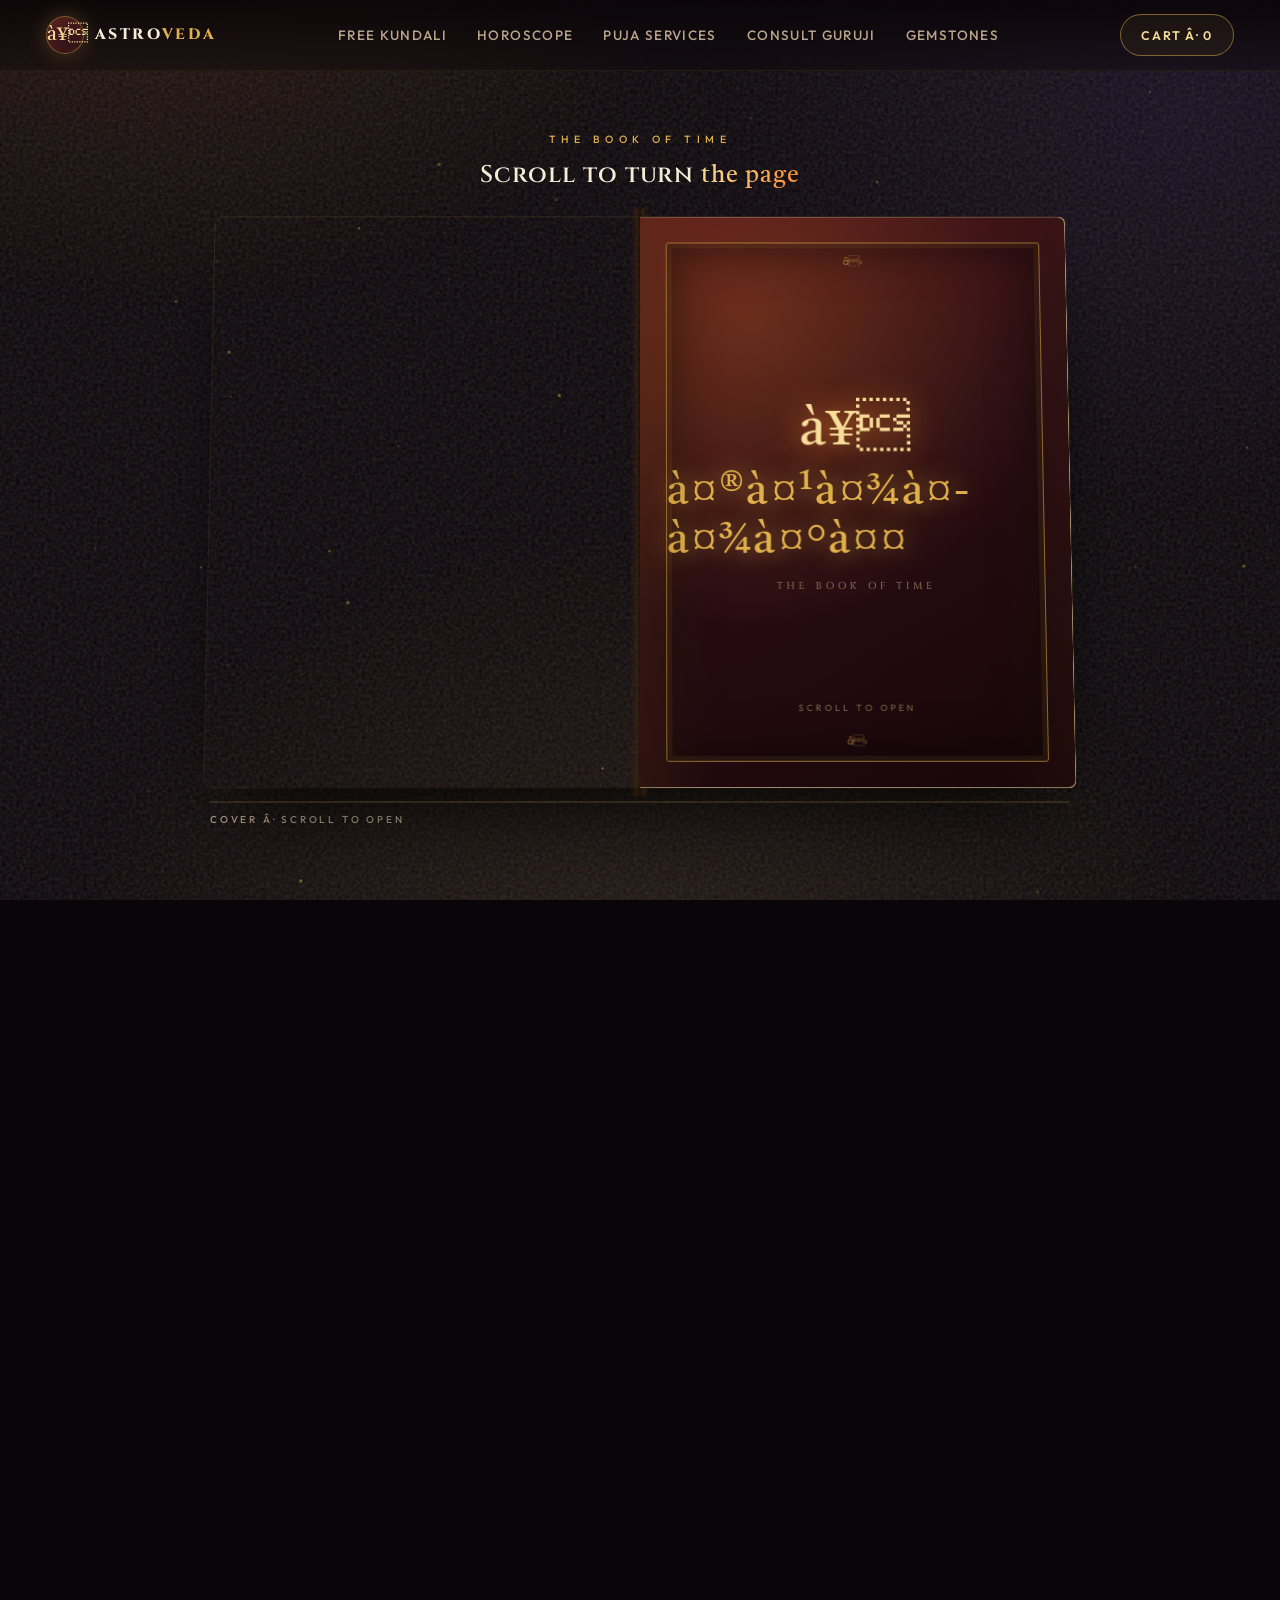
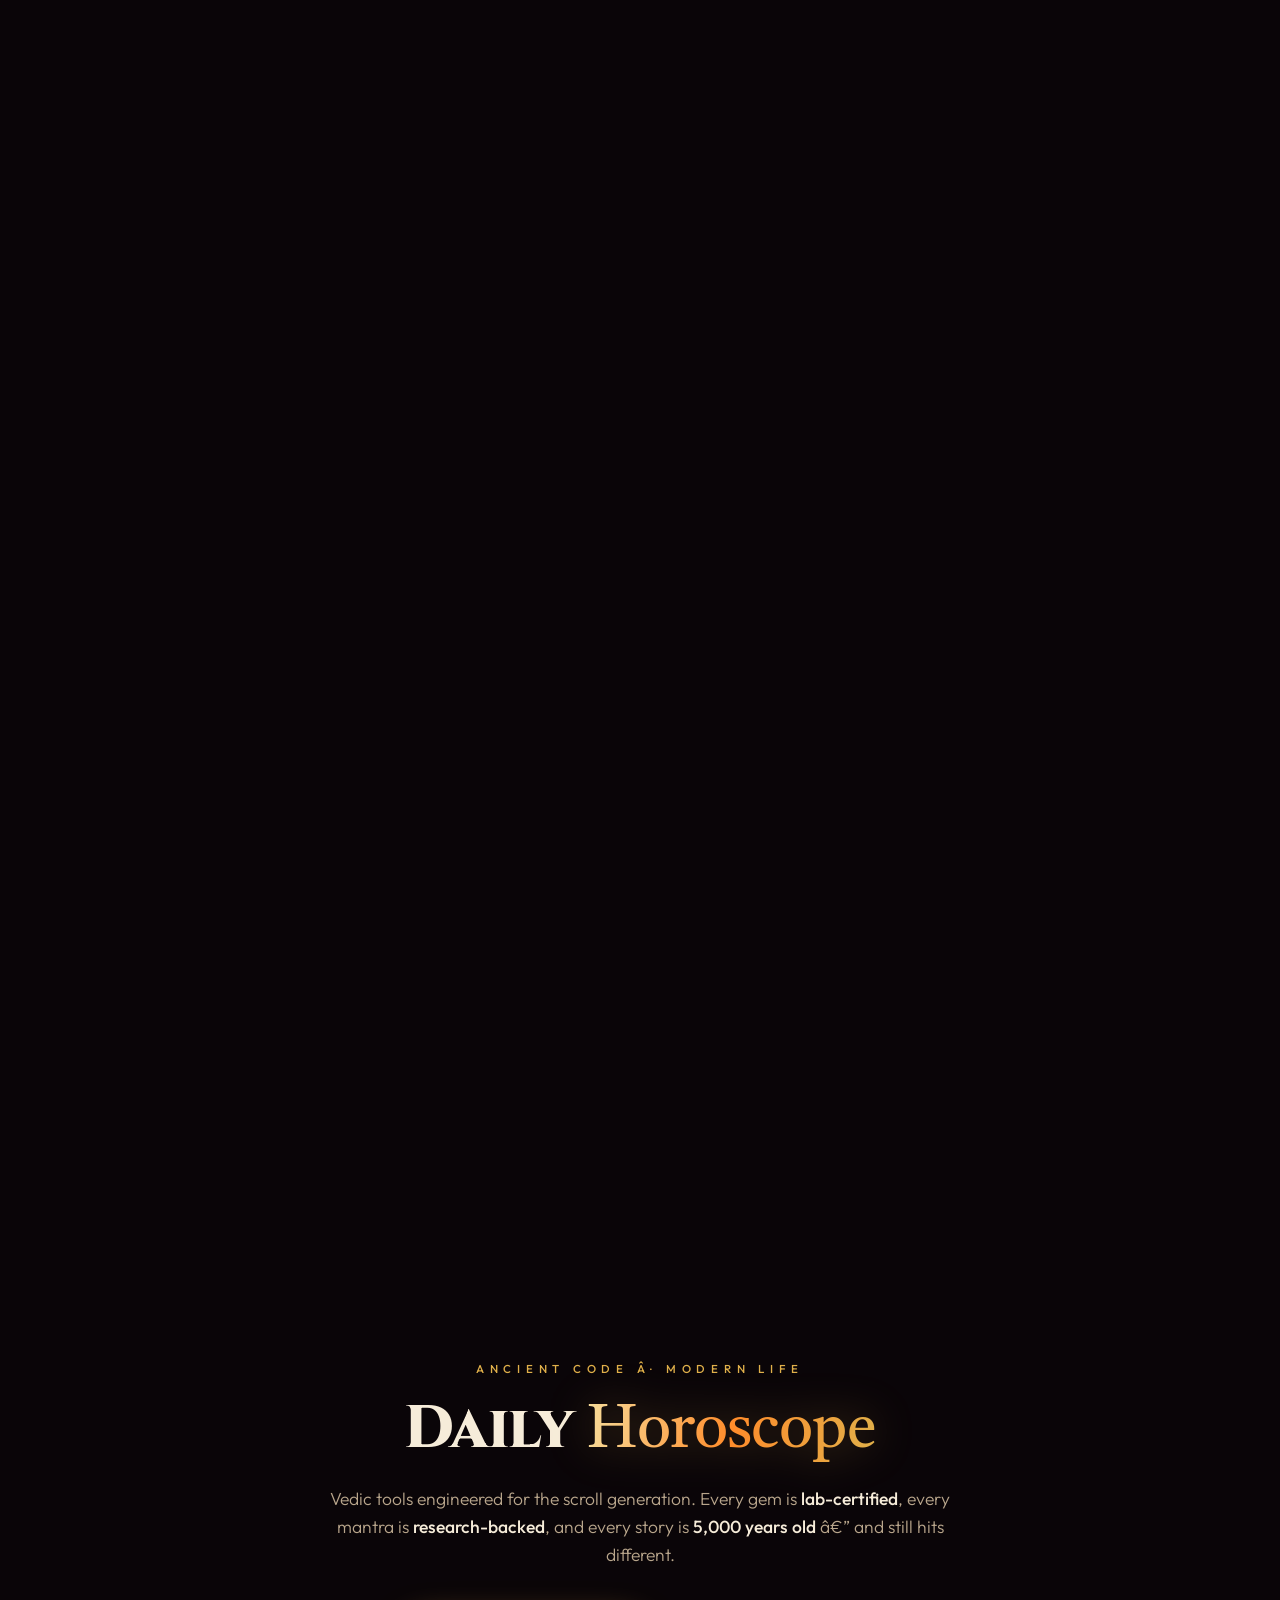
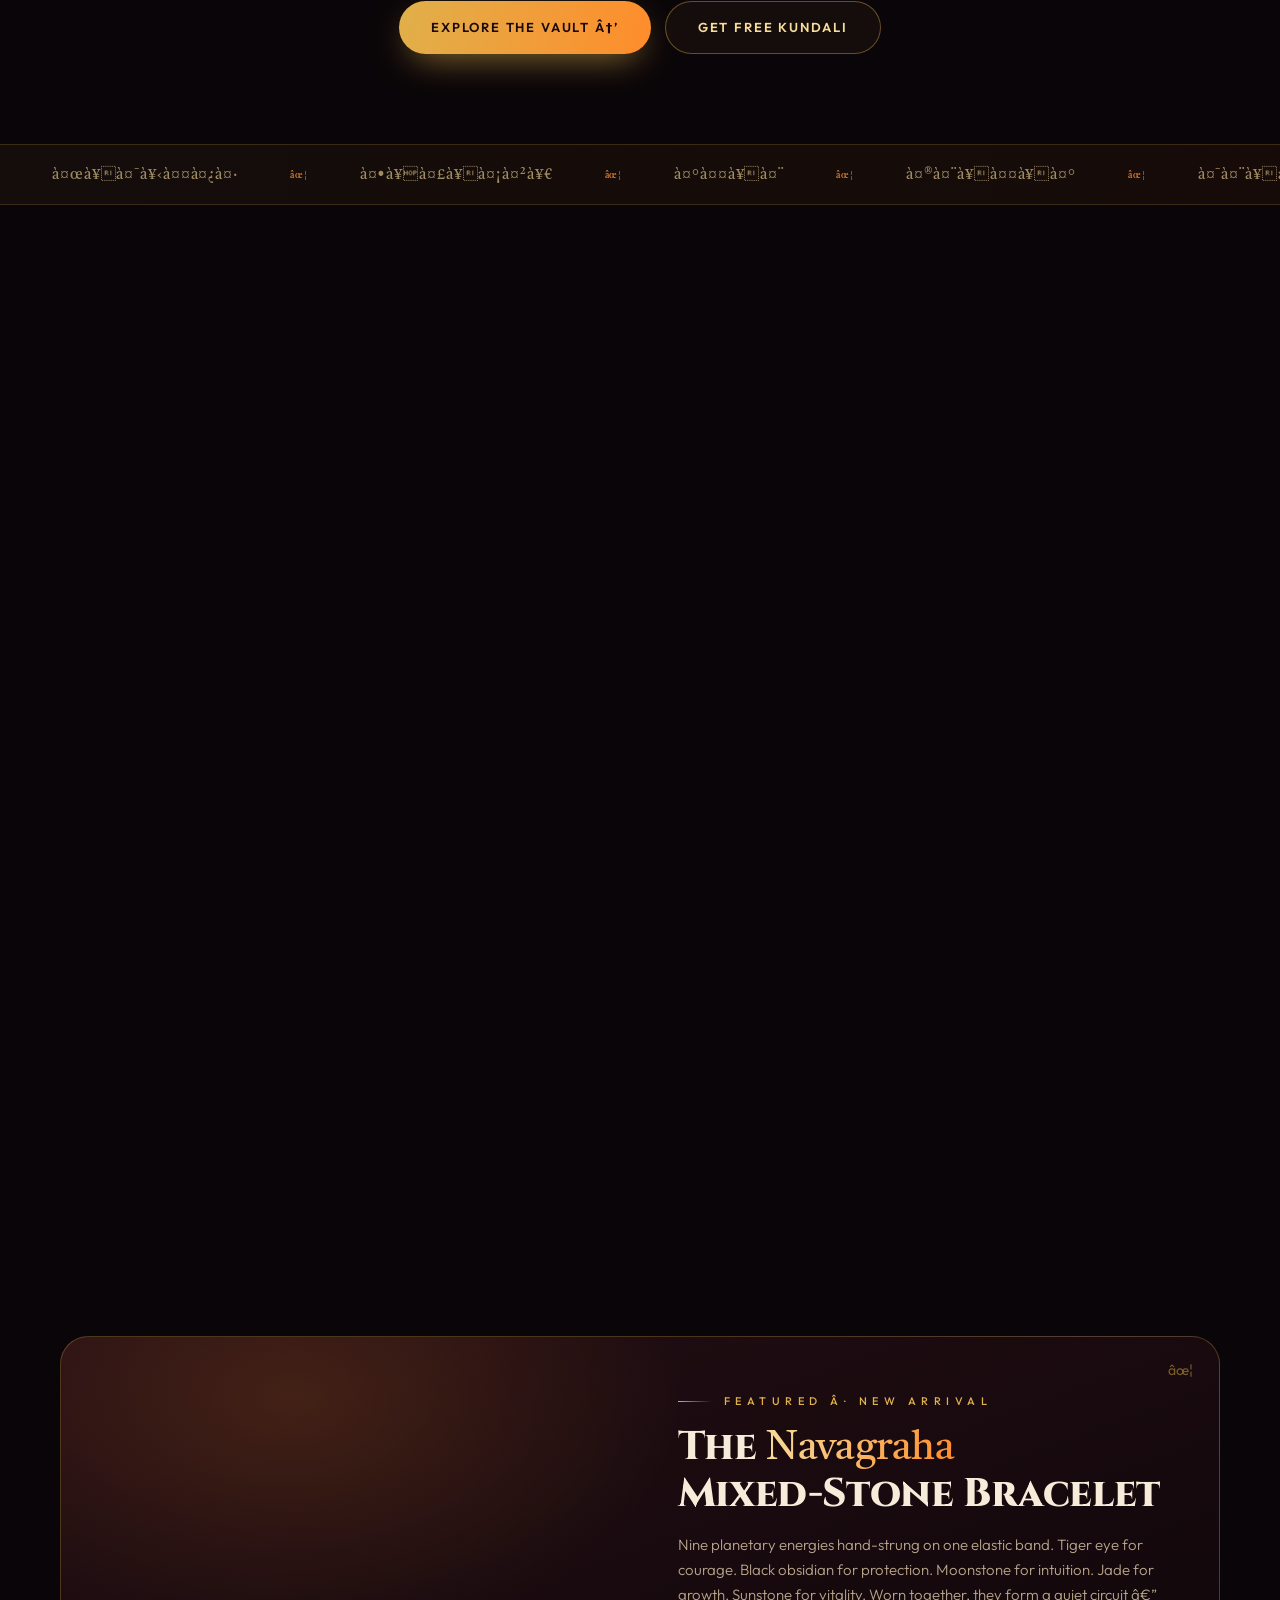
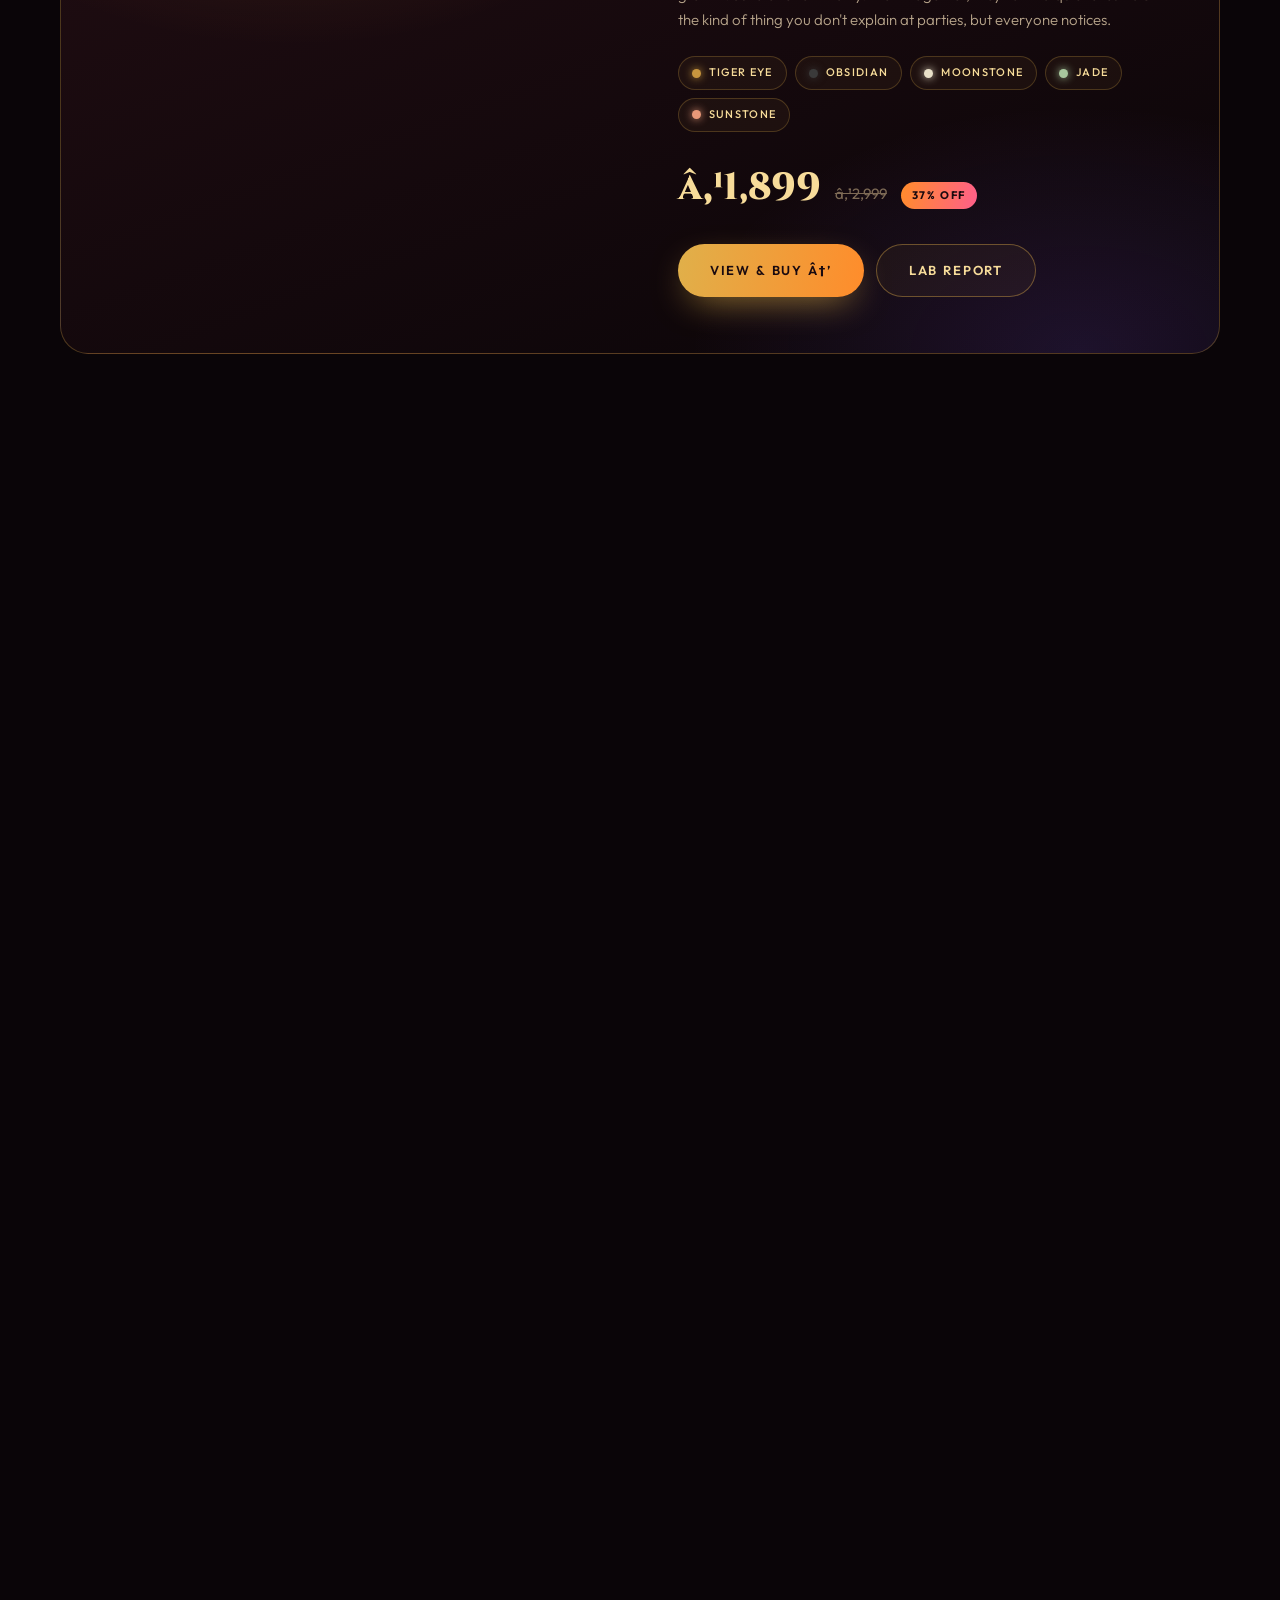
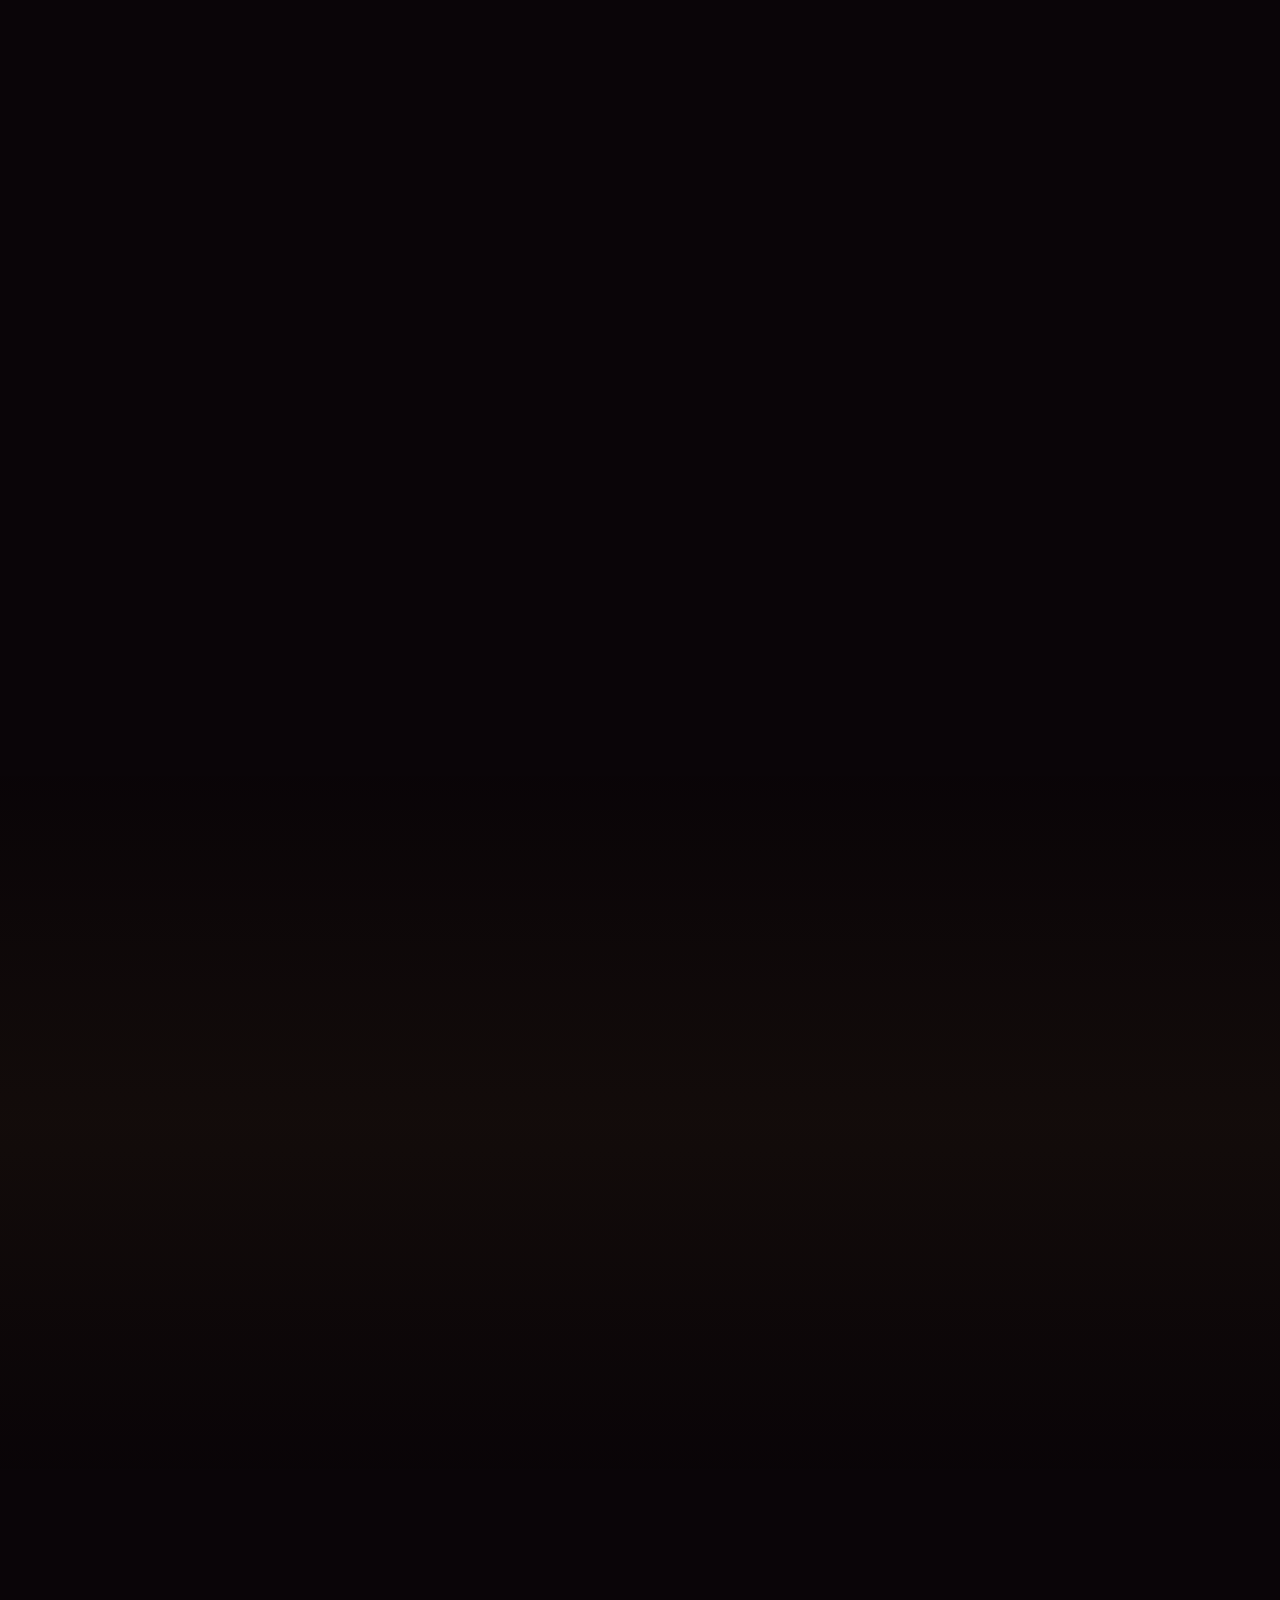
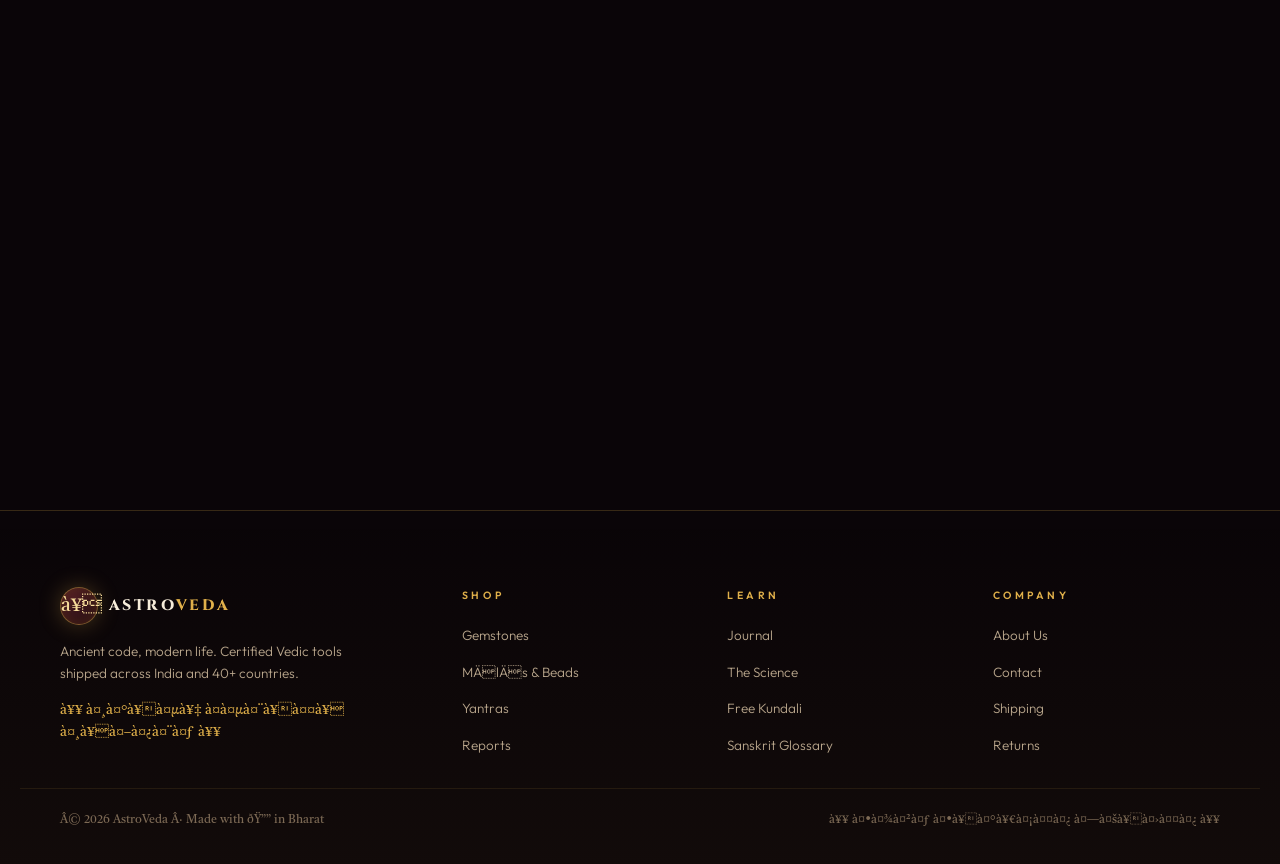
<file: pages/horoscope.html>
<!DOCTYPE html>
<html lang="en">
<head>
<meta charset="UTF-8" />
<meta name="viewport" content="width=device-width, initial-scale=1" />
<title>AstroVeda â€” Ancient Code. Modern Life.</title>
<link rel="preconnect" href="https://fonts.googleapis.com">
<link rel="preconnect" href="https://fonts.gstatic.com" crossorigin>
<link href="https://fonts.googleapis.com/css2?family=Cinzel:wght@400;600;800&family=Tiro+Devanagari+Sanskrit:ital@0;1&family=Outfit:wght@200;300;400;500;600;700;800&display=swap" rel="stylesheet">

<style>
:root{
  --ink:#0a0508; --deep:#12080d; --maroon:#2a0d14;
  --gold:#e0b04a; --gold-lt:#f7dc9a; --saffron:#ff8c2b;
  --cream:#f6ecd9; --muted:#b9a68c;
  --pink:#ff5f8a; --violet:#8b5cf6;
  --line:rgba(224,176,74,.18);
  --serif:'Cinzel', serif;
  --dev:'Tiro Devanagari Sanskrit', serif;
  --sans:'Outfit', system-ui, sans-serif;
}
*{margin:0;padding:0;box-sizing:border-box}
html{-webkit-text-size-adjust:100%;overflow-x:clip}
body{background:var(--ink);color:var(--cream);font-family:var(--sans);overflow-x:clip;line-height:1.6;-webkit-font-smoothing:antialiased}
body.locked{overflow:hidden;height:100vh}
img{max-width:100%;display:block}
a{color:inherit;text-decoration:none}
button{font-family:inherit;border:none;background:none;cursor:pointer;color:inherit}
::selection{background:var(--gold);color:var(--ink)}
::-webkit-scrollbar{width:9px}
::-webkit-scrollbar-track{background:#0a0508}
::-webkit-scrollbar-thumb{background:linear-gradient(var(--gold),var(--saffron));border-radius:9px}

/* ============ AMBIENT ============ */
.bg-fx{position:fixed;inset:0;z-index:0;pointer-events:none;
  background:
    radial-gradient(900px 600px at 12% -5%, rgba(255,140,43,.10), transparent 60%),
    radial-gradient(800px 700px at 92% 12%, rgba(139,92,246,.09), transparent 60%),
    radial-gradient(1000px 800px at 50% 110%, rgba(224,176,74,.10), transparent 60%);}
.bg-grain{position:fixed;inset:0;z-index:1;pointer-events:none;opacity:.32;
  background-image:url("data:image/svg+xml,%3Csvg viewBox='0 0 300 300' xmlns='http://www.w3.org/2000/svg'%3E%3Cfilter id='n'%3E%3CfeTurbulence type='fractalNoise' baseFrequency='.85' numOctaves='3'/%3E%3C/filter%3E%3Crect width='100%25' height='100%25' filter='url(%23n)' opacity='.5'/%3E%3C/svg%3E");}
#dust{position:fixed;inset:0;z-index:2;pointer-events:none;opacity:.75}

/* ============ LOADER ============ */
#loader{position:fixed;inset:0;z-index:9999;display:grid;place-items:center;
  background:radial-gradient(circle at 50% 45%, #1c0a10 0%, #0a0508 65%);
  transition:opacity .9s ease, visibility .9s;}
#loader.done{opacity:0;visibility:hidden}
.loader-inner{display:flex;flex-direction:column;align-items:center;gap:26px;padding:20px}
.chakra-wrap{position:relative;width:min(58vw,250px);aspect-ratio:1}
.chakra-svg{width:100%;height:100%;animation:spin 9s linear infinite;filter:drop-shadow(0 0 26px rgba(224,176,74,.45))}
@keyframes spin{to{transform:rotate(360deg)}}
.ring-outer{fill:none;stroke:var(--gold);stroke-width:2;opacity:.85}
.ring-mid{fill:none;stroke:var(--saffron);stroke-width:1;opacity:.5}
.spoke{stroke:var(--gold);stroke-width:2.4;stroke-linecap:round;opacity:.9}
.hub{fill:none;stroke:var(--gold-lt);stroke-width:2}
.chakra-dot{fill:var(--saffron)}
.om{position:absolute;inset:0;display:grid;place-items:center;font-family:var(--dev);font-size:clamp(38px,9vw,60px);color:var(--gold-lt);
  text-shadow:0 0 34px rgba(255,140,43,.9),0 0 70px rgba(255,140,43,.5);animation:pulseOm 2.4s ease-in-out infinite;}
@keyframes pulseOm{0%,100%{transform:scale(1);opacity:.9}50%{transform:scale(1.08);opacity:1}}
.mantra{font-family:var(--dev);font-size:clamp(14px,3.4vw,19px);letter-spacing:.05em;color:var(--gold-lt);text-align:center;}
.mantra span{display:inline-block;opacity:0;animation:letterIn .5s forwards}
@keyframes letterIn{from{opacity:0;transform:translateY(6px)}to{opacity:1;transform:translateY(0)}}
.loader-bar{width:min(78vw,320px);height:2px;background:rgba(224,176,74,.18);border-radius:99px;overflow:hidden;position:relative;}
.loader-bar span{position:absolute;inset:0 100% 0 0;background:linear-gradient(90deg,var(--saffron),var(--gold-lt));box-shadow:0 0 14px var(--gold);transition:right .25s ease;}
.loader-pct{font-size:12px;letter-spacing:.42em;text-transform:uppercase;color:var(--muted);font-weight:500;}

/* ============ NAV ============ */
.nav{position:fixed;top:0;left:0;right:0;z-index:900;display:flex;align-items:center;justify-content:space-between;gap:18px;
  padding:14px clamp(16px,4vw,46px);backdrop-filter:blur(16px);
  background:linear-gradient(180deg,rgba(10,5,8,.9),rgba(10,5,8,.35));
  border-bottom:1px solid rgba(224,176,74,.12);transform:translateY(-110%);transition:transform .8s cubic-bezier(.2,.8,.2,1);}
.nav.show{transform:translateY(0)}
.brand{display:flex;align-items:center;gap:11px}
.brand-mark{width:38px;height:38px;border-radius:50%;display:grid;place-items:center;font-family:var(--dev);font-size:20px;color:var(--gold-lt);
  background:radial-gradient(circle at 35% 30%,#4a1a22,#1a0a0f);border:1px solid rgba(224,176,74,.45);
  box-shadow:0 0 22px rgba(224,176,74,.28), inset 0 0 14px rgba(255,140,43,.18);}
.brand-name{font-family:var(--serif);font-weight:800;letter-spacing:.16em;font-size:15px;color:var(--cream);}
.brand-name em{color:var(--gold);font-style:normal}
.nav-links{display:flex;gap:30px;list-style:none}
.nav-links a{font-size:13.5px;letter-spacing:.1em;text-transform:uppercase;color:var(--muted);font-weight:500;position:relative;padding-bottom:4px;transition:color .3s;}
.nav-links a::after{content:'';position:absolute;left:0;bottom:0;height:1px;width:0;background:linear-gradient(90deg,var(--gold),var(--saffron));transition:width .35s;}
.nav-links a:hover{color:var(--gold-lt)}
.nav-links a:hover::after{width:100%}
.nav-cta{font-size:12.5px;letter-spacing:.14em;text-transform:uppercase;font-weight:600;padding:10px 20px;border-radius:99px;
  border:1px solid rgba(224,176,74,.5);color:var(--gold-lt);background:rgba(224,176,74,.06);transition:.35s;white-space:nowrap;}
.nav-cta:hover{background:var(--gold);color:#1a0a0f;box-shadow:0 0 26px rgba(224,176,74,.5)}
@media(max-width:900px){.nav-links{display:none}}

/* =========================================================
   BOOK EXPERIENCE
   ========================================================= */
.book-xp{position:relative;z-index:5}
.book-runway{position:relative}
.book-pin{position:sticky;top:0;height:100svh;display:flex;flex-direction:column;align-items:center;justify-content:center;
  gap:clamp(8px,1.8vh,22px);padding:clamp(66px,9vh,100px) 14px clamp(14px,2.4vh,28px);overflow:hidden;}
.book-top{text-align:center;flex-shrink:0}
.book-top .eyebrow{font-size:10.5px;letter-spacing:.52em;text-transform:uppercase;color:var(--gold);font-weight:500;margin-bottom:8px;}
.book-heading{font-family:var(--serif);font-weight:600;font-size:clamp(15px,2.4vw,24px);letter-spacing:.04em;color:var(--cream);}
.book-heading em{font-style:normal;font-family:var(--dev);font-weight:400;
  background:linear-gradient(100deg,var(--gold-lt),var(--saffron));-webkit-background-clip:text;background-clip:text;color:transparent;}
.book-stage{perspective:2600px;perspective-origin:50% 42%;flex:0 1 auto;display:grid;place-items:center;width:100%;min-height:0;}
.book{position:relative;width: min(92vw, 860px, calc((100svh - 270px) * 1.5));aspect-ratio: 3 / 2;
  transform: rotateX(7deg) scale(.94);opacity:0;transition: opacity 1.2s ease, transform 1.2s cubic-bezier(.2,.8,.2,1);}
.book.ready{opacity:1;transform: rotateX(7deg) scale(1);}
@media (max-width: 640px){.book{width:96vw;transform:rotateX(4deg) scale(.94)}.book.ready{transform:rotateX(4deg) scale(1)}}
.book-base{position:absolute;inset:0;z-index:0;border-radius:8px;box-shadow:0 40px 80px -30px rgba(0,0,0,.95), 0 0 0 1px rgba(224,176,74,.14);}
.base-half{position:absolute;top:0;height:100%;width:50%;background:linear-gradient(105deg,#efe2c6,#dcc8a3);box-shadow:inset 0 0 44px rgba(120,80,20,.28);}
.base-right{right:0;border-radius:0 7px 7px 0}
.base-left{left:0;border-radius:7px 0 0 7px;opacity:0;transition:opacity .35s linear}
.base-spine{position:absolute;left:50%;top:-1.5%;bottom:-1.5%;width:18px;transform:translateX(-50%);
  background:linear-gradient(90deg,rgba(0,0,0,0),rgba(70,38,12,.5) 35%,rgba(30,14,4,.62) 50%,rgba(70,38,12,.5) 65%,rgba(0,0,0,0));z-index:2;pointer-events:none;}
.leaves{position:absolute;inset:0;z-index:1;perspective: 2400px;perspective-origin: 50% 45%;}
.leaf{position:absolute;top:0;left:50%;width:50%;height:100%;transform-origin:left center;transform-style:preserve-3d;will-change:transform;}
.leaf-face{position:absolute;inset:0;overflow:hidden;backface-visibility:hidden;-webkit-backface-visibility:hidden;
  background:linear-gradient(105deg,#f7ecd6 0%,#ecdcbd 52%,#ddc9a3 100%);box-shadow:inset 0 0 42px rgba(120,80,20,.22);}
.leaf-face.front{border-radius:0 7px 7px 0}
.leaf-face.back{transform:rotateY(180deg);border-radius:7px 0 0 7px}
.leaf-face::after{content:'';position:absolute;inset:0;pointer-events:none;
  background:linear-gradient(90deg,rgba(90,55,10,.22),transparent 16%,transparent 84%,rgba(90,55,10,.12));}
.page-inner{container-type:inline-size;position:relative;width:100%;height:100%;
  padding:clamp(10px,6.5%,28px) clamp(10px,7%,30px);display:flex;flex-direction:column;overflow:hidden;color:#4b2c08;}
.pg-num{font-family:var(--serif);font-weight:800;font-size:clamp(9px,2.6cqw,13px);letter-spacing:.34em;color:rgba(150,105,35,.72);margin-bottom:clamp(3px,.8cqw,7px);}
.pg-sanskrit{font-family:var(--dev);font-size:clamp(11px,3.4cqw,18px);color:#8a5410;letter-spacing:.05em;line-height:1.3;margin-bottom:clamp(2px,.5cqw,5px);}
.pg-title{font-family:var(--serif);font-weight:800;font-size:clamp(12px,4.4cqw,22px);line-height:1.18;color:#3d2205;letter-spacing:-.005em;margin-bottom:clamp(2px,.6cqw,6px);}
.pg-sub{font-size:clamp(8px,2.1cqw,10.5px);letter-spacing:.16em;text-transform:uppercase;color:rgba(140,95,30,.85);font-weight:500;margin-bottom:clamp(5px,1.4cqw,11px);}
.pg-rule{height:1px;width:62%;margin-bottom:clamp(6px,1.8cqw,14px);background:linear-gradient(90deg,rgba(150,105,35,.65),rgba(150,105,35,.05));}
.pg-text{font-size:clamp(8.5px,2.55cqw,13px);line-height:1.66;color:#5b3a12;font-weight:300;flex:1;overflow:hidden;}
.pg-hook{margin-top:clamp(5px,1.5cqw,12px);font-family:var(--serif);font-weight:600;font-size:clamp(8px,2.35cqw,12px);line-height:1.45;color:#8a4a0c;
  border-left:2px solid rgba(224,176,74,.7);padding-left:clamp(5px,1.4cqw,11px);font-style:italic;}
.pg-orn{position:absolute;bottom:clamp(4px,1.4cqw,10px);left:50%;transform:translateX(-50%);font-family:var(--dev);font-size:clamp(9px,2.4cqw,13px);color:rgba(150,105,35,.45);}
.page-right-inner{align-items:center;justify-content:center;gap:clamp(3px,1cqw,8px);text-align:center;}
.pg-art{width:min(78%,320px);aspect-ratio:1;display:grid;place-items:center;flex-shrink:1;}
.pg-art svg{width:100%;height:100%;overflow:visible}
.pg-name{font-family:var(--serif);font-weight:600;font-size:clamp(10px,3cqw,16px);letter-spacing:.22em;text-transform:uppercase;color:#6b3d0c;}
.pg-name-rule{width:44px;height:1px;background:rgba(150,105,35,.55);}
.cover-page{width:100%;height:100%;
  background:radial-gradient(circle at 26% 18%, rgba(255,140,43,.24), transparent 55%),linear-gradient(150deg,#4a1219 0%,#2a0d14 45%,#170609 100%);
  display:grid;place-items:center;padding:6%;}
.cover-frame{width:100%;height:100%;border:1px solid rgba(224,176,74,.6);border-radius:3px;
  box-shadow:inset 0 0 0 5px rgba(224,176,74,.08), inset 0 0 50px rgba(0,0,0,.6);
  display:flex;flex-direction:column;align-items:center;justify-content:center;gap:clamp(4px,1.4cqw,12px);position:relative;}
.cover-frame::before,.cover-frame::after{content:'â‹';position:absolute;left:50%;transform:translateX(-50%);color:rgba(224,176,74,.55);font-size:clamp(7px,1.6cqw,11px);}
.cover-frame::before{top:10px}.cover-frame::after{bottom:10px}
.cover-om{font-family:var(--dev);font-size:clamp(24px,9cqw,54px);color:var(--gold-lt);text-shadow:0 0 30px rgba(255,140,43,.9);line-height:1;}
.cover-title{font-family:var(--dev);font-size:clamp(18px,7.5cqw,44px);color:var(--gold);letter-spacing:.05em;line-height:1.1;text-shadow:0 0 24px rgba(224,176,74,.65);}
.cover-sub{font-family:var(--serif);font-size:clamp(6px,1.7cqw,10px);letter-spacing:.4em;text-transform:uppercase;color:rgba(247,220,154,.62);}
.cover-hint{position:absolute;bottom:clamp(18px,6cqw,44px);font-size:clamp(6px,1.5cqw,9px);letter-spacing:.34em;text-transform:uppercase;color:rgba(247,220,154,.45);animation:hintPulse 2.4s ease-in-out infinite;}
@keyframes hintPulse{0%,100%{opacity:.35}50%{opacity:.9}}
.back-cover{width:100%;height:100%;background:linear-gradient(255deg,#efe0c2,#dcc8a3);display:flex;flex-direction:column;align-items:center;justify-content:center;gap:clamp(5px,2cqw,14px);text-align:center;padding:8%;}
.bc-om{font-family:var(--dev);font-size:clamp(20px,7cqw,40px);color:#a8701c;}
.bc-line{font-family:var(--dev);font-size:clamp(10px,3.2cqw,17px);color:#6b3d0c;}
.bc-sub{font-size:clamp(7px,1.9cqw,10px);letter-spacing:.24em;text-transform:uppercase;color:rgba(120,80,25,.7);}
.book-foot{width:min(92vw, 860px);display:flex;flex-direction:column;gap:9px;flex-shrink:0;}
.book-progress{height:2px;border-radius:99px;background:rgba(224,176,74,.16);position:relative;overflow:hidden;}
.book-progress span{position:absolute;inset:0 100% 0 0;background:linear-gradient(90deg,var(--saffron),var(--gold-lt));box-shadow:0 0 12px rgba(224,176,74,.8);}
.book-meta{display:flex;justify-content:space-between;gap:14px;font-size:10px;letter-spacing:.28em;text-transform:uppercase;color:var(--muted);font-weight:500;}
.book-meta b{color:var(--gold-lt);font-weight:600}

/* =========================================================
   SPIRAL BRACELET
   ========================================================= */
#braceletTracker{
  position:fixed;inset:0;
  z-index:50;
  pointer-events:none;
  display:grid;place-items:center;
  opacity:0;
  transition:opacity .2s linear;
}
#braceletTracker.on{opacity:1}
.bracelet-fixed{
  width:min(46vw,340px);
  aspect-ratio:1;
  will-change:transform,opacity;
  filter:drop-shadow(0 30px 50px rgba(0,0,0,.55)) drop-shadow(0 0 40px rgba(224,176,74,.4));
}
.bracelet-fixed svg{width:100%;height:100%;display:block;overflow:visible}

/* ============ INTRO ============ */
.intro{position:relative;z-index:5;text-align:center;padding:clamp(70px,10vw,140px) 20px clamp(50px,7vw,90px);}
.intro .eyebrow{font-size:11.5px;letter-spacing:.5em;text-transform:uppercase;color:var(--gold);font-weight:500;margin-bottom:18px;}
.intro h1{font-family:var(--serif);font-weight:800;font-size:clamp(26px,6vw,60px);line-height:1.1;letter-spacing:-.01em;margin-bottom:20px;max-width:900px;margin-inline:auto;}
.intro h1 em{font-style:normal;font-family:var(--dev);font-weight:400;
  background:linear-gradient(100deg,var(--gold-lt),var(--saffron),var(--gold));-webkit-background-clip:text;background-clip:text;color:transparent;
  filter:drop-shadow(0 0 22px rgba(224,176,74,.35));}
.lede{font-size:clamp(14px,2.2vw,17.5px);color:var(--muted);max-width:620px;margin:0 auto 32px;font-weight:300;}
.lede b{color:var(--cream);font-weight:500}
.hero-actions{display:flex;gap:14px;justify-content:center;flex-wrap:wrap}
.btn{display:inline-flex;align-items:center;gap:9px;padding:15px 32px;border-radius:99px;
  font-size:13px;font-weight:600;letter-spacing:.14em;text-transform:uppercase;transition:.4s cubic-bezier(.2,.8,.2,1);position:relative;}
.btn-gold{background:linear-gradient(100deg,var(--gold),var(--saffron));color:#1a0a0f;box-shadow:0 12px 36px -12px rgba(224,176,74,.75);}
.btn-gold:hover{transform:translateY(-3px);box-shadow:0 20px 50px -12px rgba(255,140,43,.85)}
.btn-ghost{border:1px solid rgba(224,176,74,.4);color:var(--gold-lt);background:rgba(224,176,74,.05);}
.btn-ghost:hover{background:rgba(224,176,74,.14);transform:translateY(-3px)}

/* ============ MARQUEE ============ */
.marquee{position:relative;z-index:5;border-top:1px solid var(--line);border-bottom:1px solid var(--line);
  background:linear-gradient(90deg,rgba(224,176,74,.05),rgba(255,140,43,.05));padding:16px 0;overflow:hidden;white-space:nowrap;}
.marquee-track{display:inline-flex;gap:52px;animation:marq 34s linear infinite;padding-left:52px}
@keyframes marq{to{transform:translateX(-50%)}}
.marquee span{font-family:var(--dev);font-size:15px;color:rgba(247,220,154,.62);letter-spacing:.06em;display:inline-flex;align-items:center;gap:52px;}
.marquee span::after{content:'âœ¦';color:var(--saffron);font-size:9px}

/* ============ SECTION SHELL ============ */
section{position:relative;z-index:5}
.wrap{max-width:1240px;margin:0 auto;padding:clamp(64px,9vw,130px) clamp(16px,4vw,40px)}
.sec-head{max-width:760px;margin-bottom:clamp(38px,5vw,64px)}
.kicker{font-size:11px;letter-spacing:.5em;text-transform:uppercase;color:var(--gold);font-weight:500;margin-bottom:14px;display:flex;align-items:center;gap:12px;}
.kicker::before{content:'';width:34px;height:1px;background:linear-gradient(90deg,var(--gold),transparent)}
.sec-head h2{font-family:var(--serif);font-weight:800;font-size:clamp(24px,4.6vw,46px);line-height:1.14;letter-spacing:-.01em;}
.sec-head h2 em{font-style:normal;font-family:var(--dev);font-weight:400;
  background:linear-gradient(100deg,var(--gold-lt),var(--saffron));-webkit-background-clip:text;background-clip:text;color:transparent;}
.sec-head p{color:var(--muted);font-weight:300;margin-top:16px;font-size:clamp(13.5px,2vw,16px);max-width:620px}
.reveal{opacity:0;transform:translateY(38px);transition:opacity 1s ease,transform 1s cubic-bezier(.2,.8,.2,1)}
.reveal.in{opacity:1;transform:none}

/* ============ COUNCIL ============ */
.council-grid{display:grid;grid-template-columns:repeat(auto-fit,minmax(290px,1fr));gap:22px}
.voice{position:relative;border:1px solid var(--line);border-radius:22px;padding:30px 26px 28px;
  background:linear-gradient(165deg,rgba(38,15,21,.85),rgba(12,6,9,.92));overflow:hidden;transition:.5s cubic-bezier(.2,.8,.2,1);}
.voice::before{content:'';position:absolute;top:-60px;right:-60px;width:190px;height:190px;border-radius:50%;background:radial-gradient(circle,var(--glow),transparent 68%);opacity:.5;transition:.5s;}
.voice:hover{transform:translateY(-9px);border-color:rgba(224,176,74,.45);box-shadow:0 34px 70px -34px rgba(224,176,74,.4)}
.voice:hover::before{opacity:.9;transform:scale(1.15)}
.voice[data-c="pandit"]{--glow:rgba(255,140,43,.32)}
.voice[data-c="sci"]{--glow:rgba(96,165,250,.28)}
.voice[data-c="genz"]{--glow:rgba(255,95,138,.30)}
.avatar{width:96px;height:96px;border-radius:50%;margin-bottom:18px;position:relative;
  background:radial-gradient(circle at 35% 28%,rgba(255,255,255,.16),rgba(0,0,0,.5));
  border:1px solid rgba(224,176,74,.3);display:grid;place-items:center;box-shadow:0 0 0 6px rgba(224,176,74,.05);}
.avatar svg{width:100%;height:100%;border-radius:50%}
.voice-role{font-size:10px;letter-spacing:.4em;text-transform:uppercase;color:var(--saffron);font-weight:600;margin-bottom:7px;}
.voice-name{font-family:var(--serif);font-weight:600;font-size:19px;margin-bottom:4px}
.voice-handle{font-size:12px;color:var(--muted);margin-bottom:20px;font-weight:300}
.bubble{position:relative;border-radius:16px;padding:20px 18px;font-size:14.5px;line-height:1.68;
  background:rgba(255,255,255,.035);border:1px solid rgba(255,255,255,.07);color:#e8dcc8;font-weight:300;}
.bubble::before{content:'';position:absolute;top:-8px;left:26px;width:15px;height:15px;transform:rotate(45deg);
  background:rgba(255,255,255,.035);border-left:1px solid rgba(255,255,255,.07);border-top:1px solid rgba(255,255,255,.07);}
.bubble b{color:var(--gold-lt);font-weight:600}
.bubble i{color:var(--pink);font-style:normal;font-weight:500}
.voice-tags{display:flex;flex-wrap:wrap;gap:7px;margin-top:18px}
.tag{font-size:10.5px;letter-spacing:.1em;text-transform:uppercase;padding:6px 12px;border-radius:99px;font-weight:500;
  border:1px solid rgba(224,176,74,.28);color:var(--gold-lt);background:rgba(224,176,74,.06);}
.voice[data-c="sci"] .tag{border-color:rgba(96,165,250,.32);color:#a8cdfb;background:rgba(96,165,250,.07)}
.voice[data-c="genz"] .tag{border-color:rgba(255,95,138,.32);color:#ffa6c0;background:rgba(255,95,138,.07)}

/* =========================================================
   FEATURED PRODUCT (bracelet landing zone)
   ========================================================= */
#shop .wrap{padding-top:clamp(50px,7vw,90px)}
.featured{
  display:grid;
  grid-template-columns: 1.05fr 1fr;
  gap:clamp(24px,4vw,56px);
  align-items:center;
  border:1px solid rgba(224,176,74,.28);
  border-radius:28px;
  padding:clamp(26px,4vw,54px);
  margin-bottom:clamp(56px,8vw,110px);
  background:
    radial-gradient(600px 380px at 20% 10%, rgba(255,140,43,.16), transparent 65%),
    radial-gradient(600px 380px at 88% 100%, rgba(139,92,246,.15), transparent 65%),
    linear-gradient(160deg, rgba(38,15,21,.92), rgba(10,5,8,.96));
  position:relative;
  overflow:hidden;
}
.featured::before{
  content:'âœ¦';position:absolute;top:22px;right:26px;color:rgba(224,176,74,.5);font-size:14px;
  animation:hintPulse 3s ease-in-out infinite;
}
.featured-visual{
  position:relative;
  aspect-ratio:1;
  display:grid;place-items:center;
  width:100%;
}
.bracelet-slot{
  width:min(100%,440px);
  aspect-ratio:1;
  position:relative;
  display:grid;place-items:center;
  opacity:0;
  transition:opacity .15s linear;
}
.bracelet-slot svg{
  width:100%;height:100%;display:block;overflow:visible;
  filter:drop-shadow(0 22px 40px rgba(0,0,0,.55)) drop-shadow(0 0 34px rgba(224,176,74,.45));
}
.bracelet-slot::before{
  content:'';position:absolute;inset:-6%;
  border-radius:50%;
  background:radial-gradient(circle,rgba(224,176,74,.22),transparent 62%);
  pointer-events:none;
  animation:pulseSlot 4s ease-in-out infinite;
}
@keyframes pulseSlot{0%,100%{transform:scale(.96);opacity:.55}50%{transform:scale(1.04);opacity:1}}

.featured-info .kicker{margin-bottom:14px}
.featured-info .kicker::before{background:linear-gradient(90deg,var(--gold),transparent)}
.featured-info h2{
  font-family:var(--serif);font-weight:800;
  font-size:clamp(24px,3.6vw,40px);line-height:1.14;letter-spacing:-.01em;
  margin-bottom:14px;
}
.featured-info h2 em{
  font-style:normal;font-family:var(--dev);font-weight:400;
  background:linear-gradient(100deg,var(--gold-lt),var(--saffron));
  -webkit-background-clip:text;background-clip:text;color:transparent;
}
.featured-info p.desc{color:var(--muted);font-weight:300;font-size:15px;line-height:1.68;margin-bottom:24px;max-width:520px}
.featured-info .bead-legend{
  display:flex;flex-wrap:wrap;gap:8px;margin-bottom:26px;
}
.bead-legend span{
  display:inline-flex;align-items:center;gap:8px;
  font-size:11px;letter-spacing:.12em;text-transform:uppercase;
  padding:7px 13px;border-radius:99px;font-weight:500;
  border:1px solid rgba(224,176,74,.24);color:var(--gold-lt);
  background:rgba(224,176,74,.05);
}
.bead-legend i{width:9px;height:9px;border-radius:50%;display:block;box-shadow:0 0 8px currentColor}
.featured-price{
  display:flex;align-items:baseline;gap:14px;margin-bottom:26px;
}
.featured-price .now{font-family:var(--serif);font-weight:800;font-size:clamp(28px,3.4vw,38px);color:var(--gold-lt)}
.featured-price .was{font-size:15px;color:#7d6a55;text-decoration:line-through}
.featured-price .off{
  font-size:11px;letter-spacing:.14em;text-transform:uppercase;font-weight:700;
  padding:5px 11px;border-radius:99px;
  background:linear-gradient(100deg,var(--saffron),var(--pink));color:#1a0a0f;
}
.featured-actions{display:flex;gap:12px;flex-wrap:wrap}
@media (max-width: 820px){
  .featured{grid-template-columns:1fr;padding:clamp(20px,5vw,32px);gap:18px}
  .bracelet-slot{width:min(92%,320px)}
}

/* ============ PRODUCTS ============ */
.filters{display:flex;gap:10px;flex-wrap:wrap;margin-bottom:36px}
.chip{font-size:12px;letter-spacing:.13em;text-transform:uppercase;font-weight:500;padding:9px 20px;border-radius:99px;color:var(--muted);
  border:1px solid rgba(224,176,74,.16);transition:.35s;}
.chip:hover{color:var(--gold-lt);border-color:rgba(224,176,74,.45)}
.chip.active{background:linear-gradient(100deg,var(--gold),var(--saffron));color:#1a0a0f;border-color:transparent;font-weight:700}
.product-grid{display:grid;grid-template-columns:repeat(auto-fill,minmax(258px,1fr));gap:22px}
.card{position:relative;display:flex;flex-direction:column;border:1px solid var(--line);border-radius:20px;overflow:hidden;
  background:linear-gradient(170deg,rgba(36,14,20,.9),rgba(10,5,8,.95));transition:.5s cubic-bezier(.2,.8,.2,1);}
.card:hover{transform:translateY(-9px);border-color:rgba(224,176,74,.5);box-shadow:0 36px 70px -34px rgba(224,176,74,.45)}
.card-top{position:relative;padding:32px 20px 22px;display:grid;place-items:center;
  background:radial-gradient(circle at 50% 30%,rgba(224,176,74,.12),transparent 66%);border-bottom:1px solid rgba(224,176,74,.1);}
.badge{position:absolute;top:14px;left:14px;font-size:9.5px;letter-spacing:.16em;text-transform:uppercase;font-weight:700;padding:5px 11px;border-radius:99px;}
.badge.hot{background:linear-gradient(100deg,var(--saffron),var(--pink));color:#1a0a0f}
.badge.new{background:rgba(96,165,250,.16);color:#a8cdfb;border:1px solid rgba(96,165,250,.35)}
.badge.lab{background:rgba(52,211,153,.14);color:#7ee2b8;border:1px solid rgba(52,211,153,.32)}
.gem{width:118px;height:118px;border-radius:50%;position:relative;display:grid;place-items:center;font-family:var(--dev);font-size:40px;color:#ffeab5;
  background:radial-gradient(circle at 33% 27%,rgba(255,232,170,.55),rgba(255,140,43,.20) 46%,rgba(0,0,0,0) 72%);text-shadow:0 0 26px rgba(255,180,80,.9);}
.gem::before{content:'';position:absolute;inset:0;border-radius:50%;border:1px dashed rgba(224,176,74,.42);animation:spin 22s linear infinite;}
.gem::after{content:'';position:absolute;inset:14px;border-radius:50%;border:1px solid rgba(224,176,74,.18);animation:spin 14s linear infinite reverse;}
.card-body{padding:20px 20px 22px;display:flex;flex-direction:column;flex:1;gap:9px}
.card-cat{font-size:9.5px;letter-spacing:.34em;text-transform:uppercase;color:var(--saffron);font-weight:600}
.card-title{font-family:var(--serif);font-weight:600;font-size:18px;line-height:1.28}
.card-desc{font-size:13px;color:var(--muted);font-weight:300;line-height:1.62;flex:1}
.card-meta{display:flex;align-items:baseline;gap:9px;margin-top:4px}
.price{font-family:var(--serif);font-weight:800;font-size:21px;color:var(--gold-lt)}
.price-old{font-size:13px;color:#7d6a55;text-decoration:line-through}
.save{font-size:10.5px;color:#7ee2b8;font-weight:600;letter-spacing:.06em}
.buy{margin-top:14px;display:flex;align-items:center;justify-content:center;gap:9px;padding:13px 18px;border-radius:99px;
  font-size:11.5px;font-weight:700;letter-spacing:.16em;text-transform:uppercase;
  border:1px solid rgba(224,176,74,.42);color:var(--gold-lt);background:rgba(224,176,74,.05);transition:.4s;}
.buy svg{transition:transform .4s}
.buy:hover{background:linear-gradient(100deg,var(--gold),var(--saffron));color:#1a0a0f;border-color:transparent;box-shadow:0 14px 34px -12px rgba(255,140,43,.8)}
.buy:hover svg{transform:translateX(4px)}

/* ============ RECEIPTS ============ */
.receipts{background:linear-gradient(180deg,transparent,rgba(224,176,74,.045),transparent)}
.receipt-grid{display:grid;grid-template-columns:repeat(auto-fit,minmax(240px,1fr));gap:20px}
.receipt{border:1px solid var(--line);border-radius:18px;padding:26px 24px;background:rgba(255,255,255,.018);transition:.45s;}
.receipt:hover{background:rgba(224,176,74,.05);transform:translateY(-6px);border-color:rgba(224,176,74,.4)}
.receipt-num{font-family:var(--serif);font-weight:800;font-size:34px;
  background:linear-gradient(100deg,var(--gold-lt),var(--saffron));-webkit-background-clip:text;background-clip:text;color:transparent;margin-bottom:8px;}
.receipt h4{font-size:15px;font-weight:600;margin-bottom:9px}
.receipt p{font-size:13px;color:var(--muted);font-weight:300;line-height:1.65}
.receipt cite{display:block;margin-top:12px;font-size:10.5px;letter-spacing:.1em;text-transform:uppercase;color:rgba(224,176,74,.6);font-style:normal;}

/* ============ CTA ============ */
.cta-band{position:relative;overflow:hidden;border-radius:26px;border:1px solid rgba(224,176,74,.3);
  padding:clamp(38px,6vw,72px) clamp(24px,5vw,64px);
  background:
    radial-gradient(700px 340px at 12% 0%,rgba(255,140,43,.20),transparent 62%),
    radial-gradient(700px 340px at 88% 100%,rgba(139,92,246,.20),transparent 62%),
    linear-gradient(150deg,#2a0d14,#12080d);
  text-align:center;}
.cta-band h2{font-family:var(--serif);font-weight:800;font-size:clamp(23px,4.4vw,44px);line-height:1.14;margin-bottom:16px;}
.cta-band h2 em{font-style:normal;font-family:var(--dev);font-weight:400;
  background:linear-gradient(100deg,var(--gold-lt),var(--saffron));-webkit-background-clip:text;background-clip:text;color:transparent;}
.cta-band p{color:var(--muted);max-width:560px;margin:0 auto 30px;font-weight:300;font-size:15px}

/* ============ FOOTER ============ */
footer{position:relative;z-index:5;border-top:1px solid var(--line);background:linear-gradient(180deg,transparent,rgba(224,176,74,.04));}
.foot-grid{max-width:1240px;margin:0 auto;padding:clamp(48px,6vw,80px) clamp(16px,4vw,40px) 30px;display:grid;grid-template-columns:1.6fr repeat(3,1fr);gap:38px;}
@media(max-width:820px){.foot-grid{grid-template-columns:1fr 1fr}}
@media(max-width:520px){.foot-grid{grid-template-columns:1fr}}
.foot-brand p{color:var(--muted);font-size:13.5px;font-weight:300;margin-top:16px;max-width:320px}
.foot-col h5{font-size:10.5px;letter-spacing:.34em;text-transform:uppercase;color:var(--gold);margin-bottom:18px;font-weight:600;}
.foot-col ul{list-style:none;display:flex;flex-direction:column;gap:11px}
.foot-col a{font-size:13.5px;color:var(--muted);font-weight:300;transition:.3s}
.foot-col a:hover{color:var(--gold-lt);padding-left:5px}
.foot-bottom{max-width:1240px;margin:0 auto;padding:22px clamp(16px,4vw,40px) 34px;border-top:1px solid rgba(224,176,74,.1);
  display:flex;justify-content:space-between;gap:16px;flex-wrap:wrap;font-size:12px;color:#7d6a55;}
.foot-bottom span{font-family:var(--dev)}

@media (prefers-reduced-motion: reduce){
  *{animation-duration:.01ms !important;animation-iteration-count:1 !important;transition-duration:.01ms !important}
}
</style>
</head>
<body class="locked">

<svg width="0" height="0" style="position:absolute" aria-hidden="true">
  <defs>
    <radialGradient id="auraGold"><stop offset="0" stop-color="#ff8c2b" stop-opacity=".5"/><stop offset="1" stop-color="#ff8c2b" stop-opacity="0"/></radialGradient>
    <radialGradient id="auraRose"><stop offset="0" stop-color="#ff5f8a" stop-opacity=".45"/><stop offset="1" stop-color="#ff5f8a" stop-opacity="0"/></radialGradient>
    <radialGradient id="auraViolet"><stop offset="0" stop-color="#8b5cf6" stop-opacity=".45"/><stop offset="1" stop-color="#8b5cf6" stop-opacity="0"/></radialGradient>
    <radialGradient id="auraBlue"><stop offset="0" stop-color="#60a5fa" stop-opacity=".42"/><stop offset="1" stop-color="#60a5fa" stop-opacity="0"/></radialGradient>
  </defs>
</svg>

<div class="bg-fx"></div>
<div class="bg-grain"></div>
<canvas id="dust"></canvas>

<!-- ================= LOADER ================= -->
<div id="loader">
  <div class="loader-inner">
    <div class="chakra-wrap">
      <svg class="chakra-svg" viewBox="0 0 240 240" aria-hidden="true">
        <circle class="ring-outer" cx="120" cy="120" r="113"/>
        <circle class="ring-mid" cx="120" cy="120" r="98"/>
        <g id="spokes"></g>
        <circle class="hub" cx="120" cy="120" r="27"/>
      </svg>
      <div class="om">à¥</div>
    </div>
    <div class="mantra" id="mantra"></div>
    <div class="loader-bar"><span id="bar"></span></div>
    <div class="loader-pct"><span id="pct">0</span>% Â· Invoking</div>
  </div>
</div>

<!-- ================= SPIRAL BRACELET (fixed layer) ================= -->
<div id="braceletTracker" aria-hidden="true">
  <div class="bracelet-fixed" id="braceletFixed"></div>
</div>

<!-- ================= NAV ================= -->
<nav class="nav" id="nav">
  <a href="../nageshguruji.html" class="brand">
    <span class="brand-mark">à¥</span>
    <span class="brand-name">ASTRO<em>VEDA</em></span>
  </a>
  <ul class="nav-links">
    <li><a href="kundali.html">Free Kundali</a></li>
    <li><a href="horoscope.html">Horoscope</a></li>
    <li><a href="services.html">Puja Services</a></li>
    <li><a href="consultation.html">Consult Guruji</a></li>
    <li><a href="shop.html">Gemstones</a></li>
  </ul>
  <a href="cart.html" class="nav-cta">Cart Â· 0</a>
</nav>

<!-- ================= BOOK ================= -->
<section class="book-xp" id="bookSection">
  <div class="book-runway" id="bookRunway">
    <div class="book-pin">
      <div class="book-top">
        <p class="eyebrow">The Book of Time</p>
        <h2 class="book-heading">Scroll to turn <em>the page</em></h2>
      </div>
      <div class="book-stage">
        <div class="book" id="book">
          <div class="book-base">
            <div class="base-half base-right"></div>
            <div class="base-half base-left" id="baseLeft"></div>
            <div class="base-spine"></div>
          </div>
          <div class="leaves" id="leaves"></div>
        </div>
      </div>
      <div class="book-foot">
        <div class="book-progress"><span id="bookBar"></span></div>
        <div class="book-meta">
          <span id="bookCounter">Cover Â· Scroll to open</span>
          <span id="bookTitle"></span>
        </div>
      </div>
    </div>
  </div>
</section>

<!-- ================= INTRO ================= -->
<section class="intro" id="top">
  <p class="eyebrow">Ancient Code Â· Modern Life</p>
  <h1>Daily <em>Horoscope</em></h1>
  <p class="lede">
    Vedic tools engineered for the scroll generation. Every gem is <b>lab-certified</b>,
    every mantra is <b>research-backed</b>, and every story is <b>5,000 years old</b> â€”
    and still hits different.
  </p>
  <div class="hero-actions">
    <a href="#shop" class="btn btn-gold">Explore the Vault â†’</a>
    <a href="kundali.html" class="btn btn-ghost">Get Free Kundali</a>
  </div>
</section>

<!-- ================= MARQUEE ================= -->
<div class="marquee" aria-hidden="true">
  <div class="marquee-track" id="marqTrack"></div>
</div>

<!-- ================= COUNCIL ================= -->
<section id="council">
  <div class="wrap">
    <div class="sec-head reveal">
      <p class="kicker">Three Voices Â· One Truth</p>
      <h2>Every product, told <em>three</em> ways.</h2>
      <p>Tradition, data, and the timeline. Our council breaks down exactly what you're buying â€” and why it actually works.</p>
    </div>

    <div class="council-grid">
      <article class="voice reveal" data-c="pandit">
        <div class="avatar">
          <svg viewBox="0 0 100 100" aria-label="Pandit Arjun">
            <circle cx="50" cy="50" r="50" fill="#3a1116"/>
            <path d="M29 43c0-13 9-22 21-22s21 9 21 22" fill="none" stroke="#f7dc9a" stroke-width="3"/>
            <circle cx="50" cy="34" r="4" fill="#ff8c2b"/>
            <circle cx="50" cy="54" r="16" fill="#e8b98a"/>
            <path d="M34 60c0 12 7 20 16 20s16-8 16-20c0 8-32 8-32 0z" fill="#f2f0ec"/>
            <path d="M42 50c2-2 5-2 6 0M52 50c1-2 4-2 6 0" stroke="#4a2c14" stroke-width="2" fill="none" stroke-linecap="round"/>
            <path d="M30 82c6-6 13-9 20-9s14 3 20 9v18H30z" fill="#ff8c2b"/>
            <path d="M44 74l6 8 6-8" fill="none" stroke="#f7dc9a" stroke-width="2"/>
          </svg>
        </div>
        <p class="voice-role">The Lineage Keeper</p>
        <h3 class="voice-name">Pandit Arjun Shastri</h3>
        <p class="voice-handle">32 yrs of practice Â· Varanasi â†’ Vashi</p>
        <div class="bubble">
          "<b>In the Shiva PurÄá¹‡a</b>, Rudraksha was born from Shiva's tears when he saw
          humanity suffering. Each bead is a teardrop turned to wood. The <b>5-mukhi</b>
          rules the throat â€” the seat of truth. Wear it and you stop lying to yourself first."
        </div>
        <div class="voice-tags"><span class="tag">Story</span><span class="tag">Scripture</span><span class="tag">Ritual</span></div>
      </article>

      <article class="voice reveal" data-c="sci">
        <div class="avatar">
          <svg viewBox="0 0 100 100" aria-label="Dr Meera Iyer">
            <circle cx="50" cy="50" r="50" fill="#0e1c2e"/>
            <circle cx="50" cy="24" r="12" fill="#1c1c22"/>
            <circle cx="50" cy="52" r="17" fill="#d9a578"/>
            <path d="M33 52c0-11 8-18 17-18s17 7 17 18" fill="#1c1c22"/>
            <path d="M33 52c-3 0-5 2-5 5s2 5 5 5M67 52c3 0 5 2 5 5s-2 5-5 5" fill="#1c1c22"/>
            <rect x="36" y="46" width="12" height="10" rx="4" fill="none" stroke="#7ee2b8" stroke-width="2"/>
            <rect x="52" y="46" width="12" height="10" rx="4" fill="none" stroke="#7ee2b8" stroke-width="2"/>
            <line x1="48" y1="51" x2="52" y2="51" stroke="#7ee2b8" stroke-width="2"/>
            <circle cx="42" cy="51" r="1.8" fill="#123"/>
            <circle cx="58" cy="51" r="1.8" fill="#123"/>
            <path d="M45 62c3 2 7 2 10 0" stroke="#a86a4a" stroke-width="1.8" fill="none" stroke-linecap="round"/>
            <path d="M28 84c6-7 14-10 22-10s16 3 22 10v16H28z" fill="#f2f4f7"/>
            <circle cx="62" cy="88" r="3" fill="#7ee2b8"/>
          </svg>
        </div>
        <p class="voice-role">The Data Priestess</p>
        <h3 class="voice-name">Dr. Meera Iyer</h3>
        <p class="voice-handle">Astrophysics PhD Â· Jyotiá¹£a researcher</p>
        <div class="bubble">
          "<b>Elaeocarpus ganitrus</b> beads are dielectric â€” they hold surface charge, which is
          why they warm to the skin. But the real mechanism is <b>paced rhythmic touch</b>:
          japa at ~6 breaths/min raises HRV and drops cortisol. It's a wearable metronome
          for your nervous system."
        </div>
        <div class="voice-tags"><span class="tag">Peer-reviewed</span><span class="tag">HRV Data</span><span class="tag">Material Science</span></div>
      </article>

      <article class="voice reveal" data-c="genz">
        <div class="avatar">
          <svg viewBox="0 0 100 100" aria-label="Cosmic Riya">
            <circle cx="50" cy="50" r="50" fill="#2b1030"/>
            <path d="M28 46c0-14 10-24 22-24s22 10 22 24v14c0 4-3 6-6 6H34c-3 0-6-2-6-6z" fill="#5b2b6b"/>
            <circle cx="50" cy="52" r="16" fill="#e8b98a"/>
            <path d="M34 48c2-12 8-18 16-18s14 6 16 18c-4-6-10-8-16-8s-12 2-16 8z" fill="#8b5cf6"/>
            <path d="M50 30c6 0 10 4 11 10-6-4-16-4-22 0 1-6 5-10 11-10z" fill="#ff5f8a"/>
            <circle cx="43" cy="52" r="2" fill="#241016"/>
            <circle cx="57" cy="52" r="2" fill="#241016"/>
            <path d="M45 61c3 2 7 2 10 0" stroke="#a86a4a" stroke-width="2" fill="none" stroke-linecap="round"/>
            <path d="M28 84c6-6 14-9 22-9s16 3 22 9v16H28z" fill="#8b5cf6"/>
            <path d="M40 76h20l-3 8H43z" fill="#1c0f22"/>
            <path d="M26 44a24 24 0 0048 0" fill="none" stroke="#ff5f8a" stroke-width="4" stroke-linecap="round"/>
            <circle cx="26" cy="44" r="5" fill="#ff5f8a"/>
            <circle cx="74" cy="44" r="5" fill="#ff5f8a"/>
          </svg>
        </div>
        <p class="voice-role">The Scroll Sorcerer</p>
        <h3 class="voice-name">Riya Â· @cosmicriya</h3>
        <p class="voice-handle">2.4M followers Â· AstroTok</p>
        <div class="bubble">
          "Not gonna lie, I bought the mala for the <i>aesthetic</i>. Then I started wearing it
          to exams and my anxiety went from 100 to likeâ€¦ 12. <b>Also it goes with literally
          every fit</b>. It's giving ancestral main character energy. ðŸ”¥"
        </div>
        <div class="voice-tags"><span class="tag">Gen Z Approved</span><span class="tag">Aesthetic</span><span class="tag">Real Reviews</span></div>
      </article>
    </div>
  </div>
</section>

<!-- ================= SHOP ================= -->
<section id="shop">
  <div class="wrap">

    <!-- FEATURED BRACELET (landing zone for the spiral) -->
    <article class="featured" id="featured">
      <div class="featured-visual">
        <div class="bracelet-slot" id="braceletSlot"></div>
      </div>
      <div class="featured-info">
        <p class="kicker">Featured Â· New Arrival</p>
        <h2>The <em>Navagraha</em><br>Mixed-Stone Bracelet</h2>
        <p class="desc">
          Nine planetary energies hand-strung on one elastic band. Tiger eye for courage.
          Black obsidian for protection. Moonstone for intuition. Jade for growth.
          Sunstone for vitality. Worn together, they form a quiet circuit â€” the kind of
          thing you don't explain at parties, but everyone notices.
        </p>
        <div class="bead-legend">
          <span><i style="background:#C8963E;color:#C8963E"></i>Tiger Eye</span>
          <span><i style="background:#3A3A3A;color:#3A3A3A"></i>Obsidian</span>
          <span><i style="background:#E8E0C8;color:#E8E0C8"></i>Moonstone</span>
          <span><i style="background:#A8C89E;color:#A8C89E"></i>Jade</span>
          <span><i style="background:#E89878;color:#E89878"></i>Sunstone</span>
        </div>
        <div class="featured-price">
          <span class="now">â‚¹1,899</span>
          <span class="was">â‚¹2,999</span>
          <span class="off">37% off</span>
        </div>
        <div class="featured-actions">
          <a href="product-bracelet.html" class="btn btn-gold">View &amp; Buy â†’</a>
          <a href="product-bracelet.html#lab" class="btn btn-ghost">Lab Report</a>
        </div>
      </div>
    </article>

    <div class="sec-head reveal">
      <p class="kicker">The Vault</p>
      <h2>Everything you need to <em>align</em>.</h2>
      <p>Certified, energised, and shipped in plastic-free packaging. Tap any item to see its full story, ritual guide and lab report.</p>
    </div>

    <div class="filters reveal">
      <button class="chip active" data-filter="all">All</button>
      <button class="chip" data-filter="gems">Gemstones</button>
      <button class="chip" data-filter="malas">MÄlÄs &amp; Beads</button>
      <button class="chip" data-filter="yantra">Yantras</button>
      <button class="chip" data-filter="reports">Reports</button>
    </div>

    <div class="product-grid" id="productGrid">

      <article class="card reveal" data-cat="malas">
        <div class="card-top"><span class="badge hot">Bestseller</span><div class="gem">à¤°à¥</div></div>
        <div class="card-body">
          <p class="card-cat">MÄlÄ Â· Nepal Origin</p>
          <h3 class="card-title">Siddha Rudraksha MÄlÄ Â· 5 Mukhi</h3>
          <p class="card-desc">108 hand-strung beads, lab-verified <em>Elaeocarpus ganitrus</em>. Energised in Kashi with full mantra vidhi.</p>
          <div class="card-meta"><span class="price">â‚¹2,499</span><span class="price-old">â‚¹3,999</span><span class="save">38% off</span></div>
          <a href="product-rudraksha.html" class="buy">View &amp; Buy <svg width="15" height="15" viewBox="0 0 24 24" fill="none" stroke="currentColor" stroke-width="2.4" stroke-linecap="round" stroke-linejoin="round"><path d="M5 12h14M13 6l6 6-6 6"/></svg></a>
        </div>
      </article>

      <article class="card reveal" data-cat="gems">
        <div class="card-top"><span class="badge lab">Lab Certified</span><div class="gem">à¤ª</div></div>
        <div class="card-body">
          <p class="card-cat">Ratna Â· Mercury (Budh)</p>
          <h3 class="card-title">Panna Â· Colombian Emerald 4.2ct</h3>
          <p class="card-desc">Natural, untreated, IGI-certified. Set in Panchdhatu. Boosts communication, focus &amp; exam performance.</p>
          <div class="card-meta"><span class="price">â‚¹8,999</span><span class="price-old">â‚¹12,500</span><span class="save">28% off</span></div>
          <a href="product-panna.html" class="buy">View &amp; Buy <svg width="15" height="15" viewBox="0 0 24 24" fill="none" stroke="currentColor" stroke-width="2.4" stroke-linecap="round" stroke-linejoin="round"><path d="M5 12h14M13 6l6 6-6 6"/></svg></a>
        </div>
      </article>

      <article class="card reveal" data-cat="yantra">
        <div class="card-top"><span class="badge new">New Drop</span><div class="gem">à¤¯</div></div>
        <div class="card-body">
          <p class="card-cat">Yantra Â· Navagraha</p>
          <h3 class="card-title">Navagraha Yantra Plate Â· Copper</h3>
          <p class="card-desc">Hand-etched 99.4% pure copper with all nine planetary bija mantras. For home &amp; workspace harmonising.</p>
          <div class="card-meta"><span class="price">â‚¹3,299</span><span class="price-old">â‚¹4,800</span><span class="save">31% off</span></div>
          <a href="product-navagraha.html" class="buy">View &amp; Buy <svg width="15" height="15" viewBox="0 0 24 24" fill="none" stroke="currentColor" stroke-width="2.4" stroke-linecap="round" stroke-linejoin="round"><path d="M5 12h14M13 6l6 6-6 6"/></svg></a>
        </div>
      </article>

      <article class="card reveal" data-cat="malas">
        <div class="card-top"><span class="badge hot">Bestseller</span><div class="gem">ðŸ”±</div></div>
        <div class="card-body">
          <p class="card-cat">Bracelet Â· Mixed Stones</p>
          <h3 class="card-title">Navagraha Mixed-Stone Bracelet</h3>
          <p class="card-desc">Tiger eye, obsidian, moonstone, jade &amp; sunstone. The one you saw spiral in â€” 8mm beads, elastic fit.</p>
          <div class="card-meta"><span class="price">â‚¹1,899</span><span class="price-old">â‚¹2,999</span><span class="save">37% off</span></div>
          <a href="product-bracelet.html" class="buy">View &amp; Buy <svg width="15" height="15" viewBox="0 0 24 24" fill="none" stroke="currentColor" stroke-width="2.4" stroke-linecap="round" stroke-linejoin="round"><path d="M5 12h14M13 6l6 6-6 6"/></svg></a>
        </div>
      </article>

      <article class="card reveal" data-cat="gems">
        <div class="card-top"><span class="badge lab">Lab Certified</span><div class="gem">à¤¸à¥à¤«</div></div>
        <div class="card-body">
          <p class="card-cat">Crystal Â· Moon (Chandra)</p>
          <h3 class="card-title">Sphatik Crystal Lingam</h3>
          <p class="card-desc">Himalayan clear quartz, 4-inch, hand-polished. Piezoelectric â€” used in meditation for mental clarity &amp; sleep.</p>
          <div class="card-meta"><span class="price">â‚¹1,899</span><span class="price-old">â‚¹2,700</span><span class="save">30% off</span></div>
          <a href="product-sphatik.html" class="buy">View &amp; Buy <svg width="15" height="15" viewBox="0 0 24 24" fill="none" stroke="currentColor" stroke-width="2.4" stroke-linecap="round" stroke-linejoin="round"><path d="M5 12h14M13 6l6 6-6 6"/></svg></a>
        </div>
      </article>

      <article class="card reveal" data-cat="reports">
        <div class="card-top"><span class="badge hot">Trending</span><div class="gem">à¤•à¥</div></div>
        <div class="card-body">
          <p class="card-cat">Report Â· 40 Pages</p>
          <h3 class="card-title">Vedic Kundali + Life Roadmap</h3>
          <p class="card-desc">Your full birth chart decoded in plain English. Dasha timeline, career windows, compatibility + a 30-min live call.</p>
          <div class="card-meta"><span class="price">â‚¹999</span><span class="price-old">â‚¹2,499</span><span class="save">60% off</span></div>
          <a href="product-kundali.html" class="buy">View &amp; Buy <svg width="15" height="15" viewBox="0 0 24 24" fill="none" stroke="currentColor" stroke-width="2.4" stroke-linecap="round" stroke-linejoin="round"><path d="M5 12h14M13 6l6 6-6 6"/></svg></a>
        </div>
      </article>

      <article class="card reveal" data-cat="malas">
        <div class="card-top"><div class="gem">à¤šà¤‚</div></div>
        <div class="card-body">
          <p class="card-cat">MÄlÄ Â· Japa</p>
          <h3 class="card-title">108 Chandan Japa MÄlÄ</h3>
          <p class="card-desc">Mysore sandalwood, naturally fragrant for years. The classic for daily japa â€” cools the mind, grounds the breath.</p>
          <div class="card-meta"><span class="price">â‚¹1,499</span><span class="price-old">â‚¹2,100</span><span class="save">29% off</span></div>
          <a href="product-chandan.html" class="buy">View &amp; Buy <svg width="15" height="15" viewBox="0 0 24 24" fill="none" stroke="currentColor" stroke-width="2.4" stroke-linecap="round" stroke-linejoin="round"><path d="M5 12h14M13 6l6 6-6 6"/></svg></a>
        </div>
      </article>

      <article class="card reveal" data-cat="yantra">
        <div class="card-top"><span class="badge new">New Drop</span><div class="gem">à¤¤à¤¾</div></div>
        <div class="card-body">
          <p class="card-cat">Ritual Â· Surya</p>
          <h3 class="card-title">Surya TÄmra Jal Lota</h3>
          <p class="card-desc">Hand-beaten copper vessel for storing water overnight. Oligodynamic copper ions â€” the original antibacterial tech.</p>
          <div class="card-meta"><span class="price">â‚¹1,299</span><span class="price-old">â‚¹1,899</span><span class="save">32% off</span></div>
          <a href="product-tamra.html" class="buy">View &amp; Buy <svg width="15" height="15" viewBox="0 0 24 24" fill="none" stroke="currentColor" stroke-width="2.4" stroke-linecap="round" stroke-linejoin="round"><path d="M5 12h14M13 6l6 6-6 6"/></svg></a>
        </div>
      </article>

      <article class="card reveal" data-cat="reports">
        <div class="card-top"><div class="gem">à¤ªà¤‚</div></div>
        <div class="card-body">
          <p class="card-cat">Almanac Â· 2026</p>
          <h3 class="card-title">Panchang Wall Calendar 2026</h3>
          <p class="card-desc">Tithi, nakshatra, rahu kaal &amp; shubh muhurat â€” designed to look like a gallery print, not your dadi's calendar.</p>
          <div class="card-meta"><span class="price">â‚¹699</span><span class="price-old">â‚¹999</span><span class="save">30% off</span></div>
          <a href="product-panchang.html" class="buy">View &amp; Buy <svg width="15" height="15" viewBox="0 0 24 24" fill="none" stroke="currentColor" stroke-width="2.4" stroke-linecap="round" stroke-linejoin="round"><path d="M5 12h14M13 6l6 6-6 6"/></svg></a>
        </div>
      </article>

    </div>
  </div>
</section>

<!-- ================= RECEIPTS ================= -->
<section class="receipts" id="receipts">
  <div class="wrap">
    <div class="sec-head reveal">
      <p class="kicker">Show Me The Receipts</p>
      <h2>Mysticism with a <em>methodology</em>.</h2>
      <p>We don't ask you to believe. We ask you to look at the data, then decide.</p>
    </div>
    <div class="receipt-grid">
      <div class="receipt reveal">
        <div class="receipt-num">24Ã—</div>
        <h4>Chakra Spokes = 24 Hours</h4>
        <p>The SudarÅ›ana Chakra's 24 spokes map to the 24 hours of the day â€” an ancient timekeeping device encoded as theology.</p>
        <cite>Vedic Astronomy Â· á¹šg Veda 1.50</cite>
      </div>
      <div class="receipt reveal">
        <div class="receipt-num">6/min</div>
        <h4>Breath Rate in Japa</h4>
        <p>Slow mantra repetition at ~6 breaths per minute measurably increases heart-rate variability and lowers cortisol.</p>
        <cite>Bernardi et al., BMJ 2001</cite>
      </div>
      <div class="receipt reveal">
        <div class="receipt-num">19.5Â°</div>
        <h4>The Metonic Cycle</h4>
        <p>The 19-year lunar-solar cycle used in the Hindu Panchang matches the cycle used by Babylonian and Greek astronomers.</p>
        <cite>Journal of Astronomical History, 2019</cite>
      </div>
      <div class="receipt reveal">
        <div class="receipt-num">Cuâº</div>
        <h4>Copper's Oligodynamic Effect</h4>
        <p>Water stored overnight in copper vessels shows reduced bacterial load â€” ionic copper disrupts microbial cell membranes.</p>
        <cite>Applied &amp; Environmental Microbiology</cite>
      </div>
    </div>
  </div>
</section>

<!-- ================= CTA ================= -->
<section>
  <div class="wrap">
    <div class="cta-band reveal">
      <h2>Your chart is a map.<br><em>Not a prison.</em></h2>
      <p>Get a free 3-minute Kundali snapshot â€” your Moon sign, current Dasha, and one thing the stars are actually asking you to do this month.</p>
      <a href="kundali.html" class="btn btn-gold">Get My Free Kundali â†’</a>
    </div>
  </div>
</section>

<!-- ================= FOOTER ================= -->
<footer>
  <div class="foot-grid">
    <div class="foot-brand">
      <a href="../nageshguruji.html" class="brand">
        <span class="brand-mark">à¥</span>
        <span class="brand-name">ASTRO<em>VEDA</em></span>
      </a>
      <p>Ancient code, modern life. Certified Vedic tools shipped across India and 40+ countries.</p>
      <p style="font-family:var(--dev);color:var(--gold);margin-top:14px;font-size:14px">à¥¥ à¤¸à¤°à¥à¤µà¥‡ à¤­à¤µà¤¨à¥à¤¤à¥ à¤¸à¥à¤–à¤¿à¤¨à¤ƒ à¥¥</p>
    </div>
    <div class="foot-col">
      <h5>Shop</h5>
      <ul>
        <li><a href="shop-gems.html">Gemstones</a></li>
        <li><a href="shop-malas.html">MÄlÄs &amp; Beads</a></li>
        <li><a href="shop-yantra.html">Yantras</a></li>
        <li><a href="shop-reports.html">Reports</a></li>
      </ul>
    </div>
    <div class="foot-col">
      <h5>Learn</h5>
      <ul>
        <li><a href="journal.html">Journal</a></li>
        <li><a href="science.html">The Science</a></li>
        <li><a href="kundali.html">Free Kundali</a></li>
        <li><a href="glossary.html">Sanskrit Glossary</a></li>
      </ul>
    </div>
    <div class="foot-col">
      <h5>Company</h5>
      <ul>
        <li><a href="about.html">About Us</a></li>
        <li><a href="contact.html">Contact</a></li>
        <li><a href="shipping.html">Shipping</a></li>
        <li><a href="returns.html">Returns</a></li>
      </ul>
    </div>
  </div>
  <div class="foot-bottom">
    <span>Â© 2026 AstroVeda Â· Made with ðŸ”” in Bharat</span>
    <span>à¥¥ à¤•à¤¾à¤²à¤ƒ à¤•à¥à¤°à¥€à¤¡à¤¤à¤¿ à¤—à¤šà¥à¤›à¤¤à¤¿ à¥¥</span>
  </div>
</footer>

<script>
/* =========================================================
   0. UTILITIES
   ========================================================= */
const clamp01 = v => v < 0 ? 0 : v > 1 ? 1 : v;
const smooth  = t => t * t * (3 - 2 * t);
const $ = s => document.querySelector(s);

/* =========================================================
   1. CHAKRA / MANTRA / MARQUEE
   ========================================================= */
(function buildChakra(){
  const g = $('#spokes'); const NS='http://www.w3.org/2000/svg';
  for (let i=0;i<24;i++){
    const a=i*15;
    const line=document.createElementNS(NS,'line');
    line.setAttribute('x1',120);line.setAttribute('y1',30);
    line.setAttribute('x2',120);line.setAttribute('y2',92);
    line.setAttribute('transform',`rotate(${a} 120 120)`);
    line.setAttribute('class','spoke');g.appendChild(line);
    const dot=document.createElementNS(NS,'circle');
    dot.setAttribute('cx',120);dot.setAttribute('cy',24);dot.setAttribute('r',2.4);
    dot.setAttribute('transform',`rotate(${a} 120 120)`);
    dot.setAttribute('class','chakra-dot');g.appendChild(dot);
  }
})();
(function mantra(){
  const text='à¥ à¤¨à¤®à¥‹ à¤­à¤—à¤µà¤¤à¥‡ à¤µà¤¾à¤¸à¥à¤¦à¥‡à¤µà¤¾à¤¯'; const el=$('#mantra');
  [...text].forEach((ch,i)=>{
    const s=document.createElement('span');
    s.textContent = ch===' '?'\u00A0':ch;
    s.style.animationDelay=(0.55+i*0.055)+'s'; el.appendChild(s);
  });
})();
(function marquee(){
  const words=['à¤œà¥à¤¯à¥‹à¤¤à¤¿à¤·','à¤•à¥à¤£à¥à¤¡à¤²à¥€','à¤°à¤¤à¥à¤¨','à¤®à¤¨à¥à¤¤à¥à¤°','à¤¯à¤¨à¥à¤¤à¥à¤°','à¤¨à¤•à¥à¤·à¤¤à¥à¤°','à¤—à¥à¤°à¤¹','à¤§à¥à¤¯à¤¾à¤¨','à¤ªà¤žà¥à¤šà¤¾à¤™à¥à¤—','à¤†à¤¯à¥à¤°à¥à¤µà¥‡à¤¦'];
  const track=$('#marqTrack'); let html='';
  for(let r=0;r<2;r++) words.forEach(w=>html+=`<span>${w}</span>`);
  track.innerHTML=html;
})();

/* =========================================================
   2. STORY DATA (10 chapters)
   ========================================================= */
const STORIES = [
  {n:'01',sk:'à¤šà¤•à¥à¤°à¤µà¥à¤¯à¥‚à¤¹',title:'The Boy Who Broke the Wheel',sub:'Abhimanyu Â· sixteen years old',
   text:'He was taught how to enter the chakravyuha but never how to get out â€” the lesson was cut short before he was born. At sixteen he walked into the spinning formation anyway, alone, and held off the entire Kaurava army until the sun went down on him.',
   hook:'Half-taught is more dangerous than untaught.',name:'Abhimanyu',
   art:`<circle cx="100" cy="100" r="74" fill="none" stroke="rgba(224,176,74,.2)"/>
     <path d="M100 26 A74 74 0 1 1 26 100" fill="none" stroke="#e0b04a" stroke-width="2" opacity=".7" stroke-linecap="round"/>
     <path d="M100 44 A56 56 0 1 0 156 100" fill="none" stroke="#e0b04a" stroke-width="2" opacity=".55" stroke-linecap="round"/>
     <path d="M100 62 A38 38 0 1 1 62 100" fill="none" stroke="#e0b04a" stroke-width="2" opacity=".4" stroke-linecap="round"/>
     <circle cx="100" cy="100" r="6" fill="#ff8c2b"/>
     <circle cx="100" cy="76" r="10" fill="#e8b98a"/>
     <path d="M90 75a10 10 0 0 1 20 0z" fill="#c0392b"/>
     <path d="M100 86 L84 134 L100 124 L116 134 Z" fill="#e0b04a"/>
     <path d="M84 134 L76 158 M116 134 L124 158" stroke="#e0b04a" stroke-width="5" stroke-linecap="round"/>`},
  {n:'02',sk:'à¤à¤•à¤²à¤µà¥à¤¯',title:'The Thumb That Made a Master',sub:'Ekalavya Â· NishÄda hunter',
   text:'Refused as a student, he built a clay statue of the teacher who rejected him and trained alone in the forest until his aim beat the prince\'s. When the guru finally came to find him, the fee he demanded was Ekalavya\'s right thumb.',
   hook:'Devotion is not a transaction. Power always asks for one anyway.',name:'Ekalavya',
   art:`<circle cx="100" cy="100" r="74" fill="none" stroke="rgba(224,176,74,.2)"/>
     <path d="M40 168 v-52" stroke="#6b8f5a" stroke-width="4" stroke-linecap="round"/>
     <path d="M40 130 l-16 -16 M40 138 l16 -16 M40 118 l-11 -13" stroke="#6b8f5a" stroke-width="3" stroke-linecap="round"/>
     <rect x="116" y="130" width="28" height="38" rx="7" fill="#8a5a3a" opacity=".8"/>
     <circle cx="130" cy="122" r="11" fill="#8a5a3a" opacity=".8"/>
     <path d="M74 40 Q50 100 74 160" fill="none" stroke="#e0b04a" stroke-width="3" stroke-linecap="round"/>
     <line x1="74" y1="40" x2="74" y2="160" stroke="#f7dc9a" stroke-width="1.2" opacity=".7"/>
     <line x1="74" y1="100" x2="162" y2="100" stroke="#f7dc9a" stroke-width="2"/>
     <path d="M162 100 l-12 -5 v10 z" fill="#ff8c2b"/>`},
  {n:'03',sk:'à¤•à¤°à¥à¤£',title:'The Son Returned to Sender',sub:'Kará¹‡a Â· SÅ«taputra of Anga',
   text:'Born with golden armour and sun-earrings, he was set adrift in a river the same night. Raised by a charioteer, mocked as low-born, he still became the finest archer alive â€” and gave away his armour the moment a stranger in disguise asked for it.',
   hook:'They mocked his birth and ignored his greatness.',name:'Kará¹‡a',
   art:`<circle cx="100" cy="100" r="74" fill="none" stroke="rgba(224,176,74,.2)"/>
     <circle cx="100" cy="52" r="22" fill="none" stroke="#ff8c2b" stroke-width="2.5"/>
     <g stroke="#ff8c2b" stroke-width="2" stroke-linecap="round" opacity=".75">
       <line x1="100" y1="18" x2="100" y2="26"/><line x1="100" y1="78" x2="100" y2="86"/>
       <line x1="66" y1="52" x2="74" y2="52"/><line x1="126" y1="52" x2="134" y2="52"/>
       <line x1="76" y1="28" x2="82" y2="34"/><line x1="118" y1="70" x2="124" y2="76"/>
       <line x1="124" y1="28" x2="118" y2="34"/><line x1="82" y1="70" x2="76" y2="76"/>
     </g>
     <circle cx="100" cy="112" r="12" fill="#e8b98a"/>
     <path d="M88 110a12 12 0 0 1 24 0z" fill="#3a2a1a"/>
     <path d="M100 124 L78 168 L100 158 L122 168 Z" fill="none" stroke="#e0b04a" stroke-width="2.5" stroke-linejoin="round"/>
     <circle cx="80" cy="122" r="5" fill="#f7dc9a"/><circle cx="120" cy="122" r="5" fill="#f7dc9a"/>`},
  {n:'04',sk:'à¤¦à¥à¤°à¥Œà¤ªà¤¦à¥€',title:'The Sari That Would Not End',sub:'DraupadÄ« Â· Princess of PaÃ±chÄla',
   text:'Dragged into a court by her hair, surrounded by men who said nothing, she stopped begging for help and called on Krishna instead. He answered with cloth that had no end â€” because dignity is not a thing you can unroll and take back.',
   hook:'Silence in the room is also a choice.',name:'DraupadÄ«',
   art:`<circle cx="100" cy="100" r="74" fill="none" stroke="rgba(224,176,74,.2)"/>
     <path d="M100 96 C58 96 44 130 44 168 M100 96 C142 96 156 130 156 168" fill="none" stroke="#ff5f8a" stroke-width="2.5" stroke-linecap="round" opacity=".9"/>
     <path d="M100 96 C66 100 56 134 58 170 M100 96 C134 100 144 134 142 170" fill="none" stroke="#e0b04a" stroke-width="1.7" stroke-linecap="round" opacity=".65"/>
     <path d="M100 96 C74 104 68 138 72 172 M100 96 C126 104 132 138 128 172" fill="none" stroke="#f7dc9a" stroke-width="1.2" stroke-linecap="round" opacity=".5"/>
     <circle cx="100" cy="70" r="14" fill="#e8b98a"/>
     <path d="M86 68a14 14 0 0 1 28 0z" fill="#2a0d14"/>
     <circle cx="100" cy="70" r="14" fill="none" stroke="#e0b04a" stroke-width="1.4"/>
     <path d="M100 86 L84 100 L100 108 L116 100 Z" fill="#e0b04a" opacity=".85"/>`},
  {n:'05',sk:'à¤­à¥€à¤·à¥à¤®',title:'The Vow That Outlived Everyone',sub:'BhÄ«á¹£ma Â· GangÄputra',
   text:'He was a teenager when he promised his father a throne and gave up his own claim forever. That single promise ruled him for eighty years â€” through two generations, an empire, and a bed of arrows he chose not to leave until the war was over.',
   hook:'A promise made at sixteen should not govern you at eighty.',name:'BhÄ«á¹£ma',
   art:`<circle cx="100" cy="100" r="74" fill="none" stroke="rgba(224,176,74,.2)"/>
     <g stroke="#e0b04a" stroke-width="2.2" stroke-linecap="round" opacity=".85">
       <line x1="26" y1="150" x2="174" y2="150"/>
       <line x1="30" y1="136" x2="170" y2="164"/>
       <line x1="30" y1="164" x2="170" y2="136"/>
       <line x1="42" y1="122" x2="158" y2="178"/>
     </g>
     <g stroke="#f7dc9a" stroke-width="1.8" stroke-linecap="round" opacity=".65">
       <line x1="34" y1="143" x2="166" y2="157"/>
       <line x1="34" y1="157" x2="166" y2="143"/>
     </g>
     <circle cx="100" cy="96" r="12" fill="#e8b98a"/>
     <path d="M88 94a12 12 0 0 1 24 0z" fill="#cfd6dd"/>
     <path d="M100 108 L86 146 L114 146 Z" fill="#e0b04a" opacity=".75"/>`},
  {n:'06',sk:'à¤œà¤¯à¤¦à¥à¤°à¤¥',title:'The Sunset That Lied',sub:'Jayadratha Â· King of Sindhu',
   text:'Arjuna swore he would kill him before sunset or burn himself alive. So Jayadratha hid behind an entire army. Then the sun dipped, the field went dark, and Jayadratha stood up to celebrate â€” one second too early. The darkness was the plan.',
   hook:'Krishna faked the sunset. Protection always has an expiry date.',name:'Jayadratha',
   art:`<circle cx="100" cy="100" r="74" fill="none" stroke="rgba(224,176,74,.2)"/>
     <path d="M26 130 A74 74 0 0 1 174 130" fill="none" stroke="#ff8c2b" stroke-width="2.5" opacity=".8"/>
     <line x1="20" y1="130" x2="180" y2="130" stroke="#e0b04a" stroke-width="1.5" opacity=".55"/>
     <circle cx="100" cy="130" r="30" fill="#ff8c2b" opacity=".26"/>
     <circle cx="100" cy="130" r="30" fill="none" stroke="#ff8c2b" stroke-width="2"/>
     <circle cx="118" cy="118" r="30" fill="#0a0508" opacity=".93"/>
     <circle cx="118" cy="118" r="30" fill="none" stroke="#8b5cf6" stroke-width="1.6" opacity=".7"/>
     <path d="M58 58 L142 58" stroke="#f7dc9a" stroke-width="2" stroke-linecap="round" opacity=".45"/>`},
  {n:'07',sk:'à¤¶à¤•à¥à¤¨à¤¿',title:'The Dice That Ate a Kingdom',sub:'Åšakuni Â· Prince of GÄndhÄra',
   text:'He lost his kingdom to a game he was forced to play, and decided the whole world should lose with him. Loaded dice. One match. Five brothers became thirteen years of exile in a single night â€” and a war nobody could stop.',
   hook:'The house always wins. Shakuni built the house.',name:'Åšakuni',
   art:`<circle cx="100" cy="100" r="74" fill="none" stroke="rgba(224,176,74,.2)"/>
     <g transform="rotate(-14 100 100)">
       <rect x="50" y="58" width="54" height="54" rx="11" fill="none" stroke="#e0b04a" stroke-width="2.4"/>
       <circle cx="65" cy="73" r="4.6" fill="#ff8c2b"/><circle cx="89" cy="97" r="4.6" fill="#ff8c2b"/>
       <circle cx="89" cy="73" r="4.6" fill="#ff8c2b"/><circle cx="65" cy="97" r="4.6" fill="#ff8c2b"/>
       <circle cx="77" cy="85" r="4.6" fill="#ff8c2b"/>
     </g>
     <g transform="rotate(13 100 100)">
       <rect x="96" y="94" width="54" height="54" rx="11" fill="none" stroke="#f7dc9a" stroke-width="2.4"/>
       <circle cx="111" cy="109" r="4" fill="#e0b04a"/>
       <circle cx="135" cy="133" r="4" fill="#e0b04a"/>
       <circle cx="135" cy="109" r="4" fill="#e0b04a"/>
     </g>`},
  {n:'08',sk:'à¤˜à¤Ÿà¥‹à¤¤à¥à¤•à¤š',title:'The Giant Who Fell for Family',sub:'Ghaá¹­otkacha Â· RÄká¹£asa of the forest',
   text:'Bhima met a rakshasi in the forest and left before his son was born. Years later, when the war came, that son â€” a giant who grew taller whenever he was angry â€” dropped out of the sky the instant he was called. He asked for nothing back.',
   hook:'The ones you overlook are often the ones who show up.',name:'Ghaá¹­otkacha',
   art:`<circle cx="100" cy="100" r="74" fill="none" stroke="rgba(224,176,74,.2)"/>
     <path d="M100 24 C60 60 70 110 60 176 L140 176 C130 110 140 60 100 24 Z" fill="#8b5cf6" opacity=".18" stroke="#8b5cf6" stroke-width="2"/>
     <circle cx="100" cy="62" r="18" fill="#8b5cf6" opacity=".5"/>
     <circle cx="92" cy="58" r="3" fill="#f7dc9a"/><circle cx="108" cy="58" r="3" fill="#f7dc9a"/>
     <path d="M88 74 Q100 84 112 74" fill="none" stroke="#f7dc9a" stroke-width="2" stroke-linecap="round"/>
     <path d="M70 176 L54 190 M130 176 L146 190" stroke="#8b5cf6" stroke-width="3" stroke-linecap="round" opacity=".6"/>
     <path d="M18 150 q14 -12 28 0 q12 -14 26 0" fill="none" stroke="#e0b04a" stroke-width="1.6" opacity=".5"/>
     <path d="M128 150 q14 -12 28 0 q12 -14 26 0" fill="none" stroke="#e0b04a" stroke-width="1.6" opacity=".5"/>`},
  {n:'09',sk:'à¤¯à¥à¤§à¤¿à¤·à¥à¤ à¤¿à¤°',title:'The Dog at the Gate',sub:'Yudhiá¹£á¹­hira Â· DharmarÄja',
   text:'At the end of everything he walked toward heaven with his brothers and his wife â€” and a stray dog that had followed him the whole way. One by one the others fell. The dog did not. At the gate, he refused to enter without it.',
   hook:'The dog was Dharma. It always is.',name:'Yudhiá¹£á¹­hira',
   art:`<circle cx="100" cy="100" r="74" fill="none" stroke="rgba(224,176,74,.2)"/>
     <path d="M50 172 L50 96 A50 50 0 0 1 150 96 L150 172" fill="none" stroke="#e0b04a" stroke-width="2.6"/>
     <path d="M62 172 L62 100 A38 38 0 0 1 138 100 L138 172" fill="none" stroke="#e0b04a" stroke-width="1.4" opacity=".55"/>
     <line x1="30" y1="172" x2="170" y2="172" stroke="#f7dc9a" stroke-width="2" opacity=".5"/>
     <path d="M74 170 q-5 -24 12 -26 q17 -2 19 11 q2 11 -7 15" fill="none" stroke="#f7dc9a" stroke-width="2.6" stroke-linecap="round"/>
     <circle cx="76" cy="146" r="8.5" fill="none" stroke="#f7dc9a" stroke-width="2.4"/>
     <path d="M70 140 l-5 -8 M82 140 l5 -8" stroke="#f7dc9a" stroke-width="2.2" stroke-linecap="round"/>
     <circle cx="73" cy="146" r="1.6" fill="#f7dc9a"/>
     <circle cx="130" cy="130" r="9" fill="#e8b98a"/>
     <path d="M130 139 L119 170 L141 170 Z" fill="#e0b04a" opacity=".8"/>`},
  {n:'10',sk:'à¤¹à¤¨à¥à¤®à¤¾à¤¨à¥',title:'The Flag That Screamed',sub:'HanumÄn Â· VÄyuputra',
   text:'Hanuman promised to sit on Arjuna\'s banner for the whole war. Every time the flag roared, Kaurava horses broke formation and chariots swerved. Arjuna took the credit for eighteen days. The chariot, it turns out, had a passenger.',
   hook:'Ego is loud. Strength is quiet.',name:'HanumÄn',
   art:`<circle cx="100" cy="100" r="74" fill="none" stroke="rgba(224,176,74,.2)"/>
     <line x1="74" y1="24" x2="74" y2="178" stroke="#e0b04a" stroke-width="3" stroke-linecap="round"/>
     <path d="M74 32 L148 50 L74 68 Z" fill="#ff8c2b" opacity=".88" stroke="#f7dc9a" stroke-width="1.6" stroke-linejoin="round"/>
     <circle cx="94" cy="50" r="7" fill="#0a0508" opacity=".55"/>
     <circle cx="122" cy="150" r="25" fill="none" stroke="#e0b04a" stroke-width="2.4"/>
     <g stroke="#e0b04a" stroke-width="1.5" opacity=".65">
       <line x1="122" y1="125" x2="122" y2="175"/>
       <line x1="97" y1="150" x2="147" y2="150"/>
       <line x1="104" y1="132" x2="140" y2="168"/>
       <line x1="140" y1="132" x2="104" y2="168"/>
     </g>
     <circle cx="122" cy="150" r="5" fill="#f7dc9a"/>
     <line x1="44" y1="58" x2="44" y2="152" stroke="#f7dc9a" stroke-width="3" stroke-linecap="round" opacity=".45"/>`}
];

/* =========================================================
   3. BUILD BOOK
   ========================================================= */
(function buildBook(){
  const leavesEl = $('#leaves');
  const coverFront = `
    <div class="cover-page">
      <div class="cover-frame">
        <div class="cover-om">à¥</div>
        <div class="cover-title">à¤®à¤¹à¤¾à¤­à¤¾à¤°à¤¤</div>
        <div class="cover-sub">The Book of Time</div>
        <div class="cover-hint">Scroll to open</div>
      </div>
    </div>`;
  const coverBack = `
    <div class="back-cover">
      <div class="bc-om">à¥</div>
      <p class="bc-line">à¥¥ à¤¯à¤¤à¥‹ à¤§à¤°à¥à¤®à¤¸à¥à¤¤à¤¤à¥‹ à¤œà¤¯à¤ƒ à¥¥</p>
      <p class="bc-sub">Where dharma is, there is victory</p>
    </div>`;
  const storyLeft = s => `
    <div class="page-inner">
      <div class="pg-num">CHAPTER ${s.n}</div>
      <div class="pg-sanskrit">${s.sk}</div>
      <h3 class="pg-title">${s.title}</h3>
      <p class="pg-sub">${s.sub}</p>
      <div class="pg-rule"></div>
      <p class="pg-text">${s.text}</p>
      <p class="pg-hook">â€œ${s.hook}â€</p>
      <div class="pg-orn">â‹</div>
    </div>`;
  const storyRight = s => `
    <div class="page-inner page-right-inner">
      <div class="pg-art">
        <svg viewBox="0 0 200 200" aria-hidden="true">
          <circle cx="100" cy="100" r="88" fill="url(#auraGold)" opacity=".55"/>
          ${s.art}
        </svg>
      </div>
      <div class="pg-name-rule"></div>
      <div class="pg-name">${s.name}</div>
    </div>`;

  const specs = [];
  specs.push({front:coverFront, back:storyLeft(STORIES[0])});
  for (let i=1;i<STORIES.length;i++) specs.push({front:storyRight(STORIES[i-1]), back:storyLeft(STORIES[i])});
  specs.push({front:storyRight(STORIES[STORIES.length-1]), back:coverBack});

  specs.forEach((spec,i)=>{
    const leaf=document.createElement('div');
    leaf.className='leaf'; leaf.dataset.index=i;
    leaf.innerHTML=`
      <div class="leaf-face front">${spec.front}</div>
      <div class="leaf-face back">${spec.back}</div>`;
    leavesEl.appendChild(leaf);
  });
})();

/* =========================================================
   4. BOOK ENGINE
   ========================================================= */
const BookEngine = (function(){
  const runway=$('#bookRunway'), book=$('#book');
  const leaves=Array.from(document.querySelectorAll('.leaf'));
  const baseLeft=$('#baseLeft'), bookBar=$('#bookBar');
  const counter=$('#bookCounter'), titleEl=$('#bookTitle');
  const L=leaves.length, UNIT_VH=68, HOLD=0.38;
  runway.style.height=(L*UNIT_VH+100)+'vh';
  let startY=0, range=1, current=0, target=0, opened=false;

  function measure(){
    const r=runway.getBoundingClientRect();
    startY=r.top+window.scrollY;
    range=Math.max(1, runway.offsetHeight-window.innerHeight);
  }
  function setOpened(state){
    if (opened===state) return;
    opened=state; book.classList.toggle('ready',state);
  }
  function update(force){
    target = clamp01((window.scrollY-startY)/range);
    current += (target-current)*(force?1:0.18);
    if (Math.abs(target-current)<0.0004) current=target;
    const t = current*L;
    for (let i=0;i<L;i++){
      const local=clamp01(t-i);
      const turn = local<=HOLD?0:(local-HOLD)/(1-HOLD);
      const eased=smooth(turn);
      const el=leaves[i];
      el.style.transform = `rotateY(${(-180*eased).toFixed(2)}deg)`;
      let z;
      if (turn<=0.001) z=L-i;
      else if (turn>=0.999) z=i+1;
      else z=L+30;
      el.style.zIndex=z;
    }
    baseLeft.style.opacity = clamp01((t-0.15)/0.85).toFixed(3);
    bookBar.style.right = (100-current*100).toFixed(2)+'%';
    const idx = Math.min(STORIES.length-1, Math.max(0, Math.round(t)-1));
    if (t<0.5){ counter.textContent='Cover Â· Scroll to open'; titleEl.textContent=''; }
    else {
      counter.innerHTML = `<b>${STORIES[idx].n}</b> / ${String(STORIES.length).padStart(2,'0')}`;
      titleEl.textContent = STORIES[idx].title;
    }
    if (!opened){
      const br=book.getBoundingClientRect();
      if (br.top<window.innerHeight*0.9 && br.bottom>0) setOpened(true);
    }
  }
  window.addEventListener('resize',()=>{measure();update(true);});
  window.addEventListener('load',()=>{measure();update(true);});
  measure();
  return {update, measure, reveal:()=>setOpened(true)};
})();

/* =========================================================
   5. BRACELET â€” build SVG + spiral animation
   ========================================================= */

/* ---- 5a. Build the bracelet SVG ---- */
function buildBraceletSVG(){
  const NS='http://www.w3.org/2000/svg';
  const svg=document.createElementNS(NS,'svg');
  svg.setAttribute('viewBox','0 0 400 400');
  svg.setAttribute('aria-hidden','true');

  const defs=document.createElementNS(NS,'defs');

  // outer glow
  const glow=document.createElementNS(NS,'radialGradient');
  glow.setAttribute('id','brGlowOuter');
  glow.innerHTML='<stop offset="0" stop-color="#ff8c2b" stop-opacity=".35"/><stop offset="1" stop-color="#ff8c2b" stop-opacity="0"/>';
  defs.appendChild(glow);

  // shadow blur filter
  const f=document.createElementNS(NS,'filter');
  f.setAttribute('id','brShadowBlur');
  f.setAttribute('x','-30%'); f.setAttribute('y','-30%');
  f.setAttribute('width','160%'); f.setAttribute('height','160%');
  const fb=document.createElementNS(NS,'feGaussianBlur');
  fb.setAttribute('stdDeviation','3.5');
  f.appendChild(fb);
  defs.appendChild(f);

  // bead gradients â€” matching the photo
  const beadTypes = {
    tiger:    ['#3D2410','#D4A64A','#F0D890'],  // brown â†’ gold â†’ highlight
    obsidian: ['#050505','#3D3D3D','#6A6A6A'],  // deep black â†’ grey â†’ grey sheen
    moon:     ['#B8AC90','#F0E6D0','#FFFBF0'],  // warm cream â†’ white
    jade:     ['#6B906B','#B8D4B0','#E0EFD6'],  // forest â†’ pale green
    sun:      ['#B86040','#E89878','#F5D0B8'],  // deep peach â†’ sunstone
  };

  Object.keys(beadTypes).forEach(k=>{
    const [c1,c2,c3]=beadTypes[k];
    const g=document.createElementNS(NS,'radialGradient');
    g.setAttribute('id','bt-'+k);
    g.setAttribute('cx','35%'); g.setAttribute('cy','28%'); g.setAttribute('r','78%');
    g.innerHTML=`
      <stop offset="0" stop-color="${c3}"/>
      <stop offset="0.35" stop-color="${c2}"/>
      <stop offset="0.75" stop-color="${c1}"/>
      <stop offset="1" stop-color="#000" stop-opacity=".55"/>`;
    defs.appendChild(g);

    // glossy highlight
    const hg=document.createElementNS(NS,'radialGradient');
    hg.setAttribute('id','hi-'+k);
    hg.setAttribute('cx','30%'); hg.setAttribute('cy','22%'); hg.setAttribute('r','32%');
    hg.innerHTML=`
      <stop offset="0" stop-color="#ffffff" stop-opacity=".85"/>
      <stop offset="1" stop-color="#ffffff" stop-opacity="0"/>`;
    defs.appendChild(hg);
  });

  svg.appendChild(defs);

  // outer glow circle
  const glowCircle=document.createElementNS(NS,'circle');
  glowCircle.setAttribute('cx','200'); glowCircle.setAttribute('cy','200'); glowCircle.setAttribute('r','190');
  glowCircle.setAttribute('fill','url(#brGlowOuter)');
  svg.appendChild(glowCircle);

  // bead pattern â€” 22 beads, organic mix like the photo
  const pattern = [
    'jade','moon','tiger','obsidian','tiger',
    'obsidian','sun','moon','jade','tiger',
    'obsidian','sun','jade','tiger','obsidian',
    'moon','jade','sun','tiger','obsidian','moon','jade'
  ];

  const N = pattern.length;
  const R = 138;
  const baseR = 23;
  const cx=200, cy=200;

  // Back-half shadow pass â€” beads behind get darker rims
  pattern.forEach((type,i)=>{
    const angle=(i/N)*Math.PI*2 - Math.PI/2;
    const isBack = Math.sin(angle) < 0;
    const size = baseR * (0.9 + Math.sin(i*2.3)*0.09);
    const x=cx + Math.cos(angle)*R;
    const y=cy + Math.sin(angle)*R;

    // contact shadow
    const shadow=document.createElementNS(NS,'ellipse');
    shadow.setAttribute('cx', x);
    shadow.setAttribute('cy', y+5);
    shadow.setAttribute('rx', size*0.9);
    shadow.setAttribute('ry', size*0.55);
    shadow.setAttribute('fill','rgba(0,0,0,.55)');
    shadow.setAttribute('filter','url(#brShadowBlur)');
    svg.appendChild(shadow);
  });

  // Main bead pass
  pattern.forEach((type,i)=>{
    const angle=(i/N)*Math.PI*2 - Math.PI/2;
    const isBack = Math.sin(angle) < 0;
    const size = baseR * (0.9 + Math.sin(i*2.3)*0.09);
    const x=cx + Math.cos(angle)*R;
    const y=cy + Math.sin(angle)*R;

    // bead body
    const bead=document.createElementNS(NS,'circle');
    bead.setAttribute('cx',x); bead.setAttribute('cy',y);
    bead.setAttribute('r',size);
    bead.setAttribute('fill',`url(#bt-${type})`);
    bead.setAttribute('stroke','rgba(0,0,0,.35)');
    bead.setAttribute('stroke-width','0.9');
    if (isBack) bead.setAttribute('opacity','.92');
    svg.appendChild(bead);

    // glossy highlight
    const hi=document.createElementNS(NS,'circle');
    hi.setAttribute('cx', x-size*0.32);
    hi.setAttribute('cy', y-size*0.36);
    hi.setAttribute('r', size*0.42);
    hi.setAttribute('fill',`url(#hi-${type})`);
    svg.appendChild(hi);

    // tiny sparkle on some beads (tiger/obsidian/sun)
    if (type==='tiger' || type==='obsidian' || type==='sun'){
      const sp=document.createElementNS(NS,'circle');
      sp.setAttribute('cx', x-size*0.45);
      sp.setAttribute('cy', y-size*0.45);
      sp.setAttribute('r', size*0.08);
      sp.setAttribute('fill','#ffffff');
      sp.setAttribute('opacity','.85');
      svg.appendChild(sp);
    }
  });

  // subtle inner shadow ring for depth
  const innerRing=document.createElementNS(NS,'circle');
  innerRing.setAttribute('cx',cx); innerRing.setAttribute('cy',cy);
  innerRing.setAttribute('r',R-24);
  innerRing.setAttribute('fill','none');
  innerRing.setAttribute('stroke','rgba(0,0,0,.28)');
  innerRing.setAttribute('stroke-width','10');
  innerRing.setAttribute('filter','url(#brShadowBlur)');
  innerRing.setAttribute('opacity','.55');
  svg.appendChild(innerRing);

  return svg;
}

/* ---- 5b. Inject bracelet into fixed layer + slot ---- */
(function injectBracelet(){
  const fixed = document.getElementById('braceletFixed');
  const slot  = document.getElementById('braceletSlot');
  if (fixed) fixed.appendChild(buildBraceletSVG());
  if (slot)  slot.appendChild(buildBraceletSVG());
})();

/* ---- 5c. Spiral scroll animation ---- */
const BraceletSpiral = (function(){
  const tracker = document.getElementById('braceletTracker');
  const fixed   = document.getElementById('braceletFixed');
  const slot    = document.getElementById('braceletSlot');
  const introEl = document.querySelector('.intro');
  const shopEl  = document.getElementById('shop');
  if (!tracker || !fixed || !slot || !introEl || !shopEl) return {update(){}};

  // cached scroll anchors (recomputed on resize)
  let startScroll = 0, endScroll = 0;

  function measure(){
    const introTop = introEl.getBoundingClientRect().top + window.scrollY;
    const slotRect = slot.getBoundingClientRect();
    const slotCenter = slotRect.top + window.scrollY + slotRect.height / 2;
    // start when intro is about 20% from top of viewport
    startScroll = introTop - window.innerHeight * 0.2;
    // end when the slot's center is roughly at 55% of the viewport
    endScroll = slotCenter - window.innerHeight * 0.55;
  }

  function update(){
    const reduce = window.matchMedia('(prefers-reduced-motion: reduce)').matches;
    if (reduce){
      tracker.classList.remove('on');
      slot.style.opacity = '1';
      return;
    }

    const vh = window.innerHeight;
    const vw = window.innerWidth;
    const sy = window.scrollY;
    const range = Math.max(1, endScroll - startScroll);
    const p = clamp01((sy - startScroll) / range);

    // Hide completely outside the animation window
    if (sy < startScroll - vh * 0.25 || sy > endScroll + vh * 0.35){
      tracker.classList.remove('on');
      fixed.style.opacity = '0';
      // slot visible only when we're past the end (docked)
      slot.style.opacity = sy > endScroll - vh * 0.2 ? '1' : '0';
      return;
    }

    tracker.classList.add('on');

    // --- spiral path ---
    // 2.25 turns, radius shrinks from 34vw to ~5vw
    const angle = p * Math.PI * 4.5;
    const radiusVw = 34 * (1 - p * 0.85);
    const spiralX = Math.cos(angle) * radiusVw * (vw / 100); // px
    // vertical: from -75vh (above) to +60vh (below center)
    const spiralY = -vh * 0.75 + p * vh * 1.35;             // px

    // --- target (docked position in the featured slot) ---
    const rect = slot.getBoundingClientRect();
    const targetX = rect.left + rect.width / 2 - vw / 2;
    const targetY = rect.top + rect.height / 2 - vh / 2;

    // --- blend toward target in the final 25% of progress ---
    const blendStart = 0.72;
    const blendT = clamp01((p - blendStart) / (1 - blendStart));
    const blend = smooth(blendT);

    const x = spiralX * (1 - blend) + targetX * blend;
    const y = spiralY * (1 - blend) + targetY * blend;

    // --- scale: start large, spiral, land at slot size ---
    const slotW = rect.width || 320;
    const targetScale = slotW / 340; // .bracelet-fixed is min(46vw, 340px)
    const spiralScale = 1.25 - p * 0.55; // 1.25 â†’ 0.70
    const scale = spiralScale * (1 - blend) + targetScale * blend;

    // --- rotation: spins through spiral, decelerates on landing ---
    const rot = p * 720 * (1 - blend * 0.85);

    // --- fade ---
    const fadeIn  = clamp01(p / 0.06);
    const fadeOut = 1 - blend; // fixed bracelet fades out as slot fades in
    fixed.style.opacity = String(fadeIn * fadeOut);

    fixed.style.transform =
      `translate3d(${x}px, ${y}px, 0) rotate(${rot}deg) scale(${scale})`;

    slot.style.opacity = String(blend);
  }

  function remeasure(){ measure(); update(); }

  window.addEventListener('resize', remeasure);
  window.addEventListener('load',   remeasure);
  measure();

  return { update, measure };
})();

/* =========================================================
   6. LOADER SEQUENCE
   ========================================================= */
(function loaderSequence(){
  const loader=document.getElementById('loader');
  const bar=document.getElementById('bar'), pct=document.getElementById('pct');
  const nav=document.getElementById('nav');

  let p=0;
  const tick=setInterval(()=>{
    p += Math.random()*9 + 4;
    if (p>=100){ p=100; clearInterval(tick); setTimeout(finish, 420); }
    bar.style.right=(100-p)+'%';
    pct.textContent=Math.floor(p);
  }, 95);

  function finish(){
    loader.classList.add('done');
    document.body.classList.remove('locked');
    nav.classList.add('show');
    BookEngine.measure(); BookEngine.reveal(); BookEngine.update(true);
    BraceletSpiral.measure();
  }
})();

/* =========================================================
   7. SMOOTH SCROLL (desktop)
   ========================================================= */
(function smoothScroll(){
  const reduce=window.matchMedia('(prefers-reduced-motion: reduce)').matches;
  const fine=window.matchMedia('(pointer: fine)').matches;
  const enabled = !reduce && fine && window.innerWidth>900;
  const maxScroll=()=>Math.max(0,document.documentElement.scrollHeight-window.innerHeight);
  let target=window.scrollY, current=window.scrollY;

  document.querySelectorAll('a[href^="#"]').forEach(a=>{
    a.addEventListener('click',e=>{
      const id=a.getAttribute('href');
      if (id.length<2) return;
      const el=document.querySelector(id);
      if (!el) return;
      e.preventDefault();
      const y=el.getBoundingClientRect().top+window.scrollY-70;
      if (enabled) target=Math.max(0,Math.min(y,maxScroll()));
      else window.scrollTo({top:y,behavior:'smooth'});
    });
  });

  if (!enabled) return;

  window.addEventListener('wheel',e=>{
    if (document.body.classList.contains('locked')){e.preventDefault();return;}
    e.preventDefault();
    const d = e.deltaMode===1 ? e.deltaY*18 : e.deltaY;
    target=Math.max(0,Math.min(target+d*1.05,maxScroll()));
  },{passive:false});

  window.addEventListener('scroll',()=>{
    if (Math.abs(window.scrollY-current)>2) current=target=window.scrollY;
  },{passive:true});

  window.addEventListener('resize',()=>{target=Math.min(target,maxScroll());});

  (function raf(){
    current += (target-current)*0.1;
    if (Math.abs(target-current)<0.4) current=target;
    window.scrollTo(0,current);
    requestAnimationFrame(raf);
  })();
})();

/* =========================================================
   8. MASTER RAF â€” book + bracelet + dust
   ========================================================= */
(function masterLoop(){
  const reduce=window.matchMedia('(prefers-reduced-motion: reduce)').matches;
  const c=document.getElementById('dust');
  let ctx=null,W=0,H=0,parts=[];

  if (c && !reduce){
    ctx=c.getContext('2d');
    const resize=()=>{W=c.width=window.innerWidth;H=c.height=window.innerHeight;};
    resize();
    window.addEventListener('resize',resize);
    const count = window.innerWidth<700 ? 26 : 54;
    for (let i=0;i<count;i++){
      parts.push({
        x:Math.random()*W, y:Math.random()*H,
        r:Math.random()*1.5+0.35,
        s:Math.random()*0.26+0.05,
        a:Math.random()*0.5+0.12,
        p:Math.random()*Math.PI*2
      });
    }
  }

  function loop(){
    BookEngine.update(false);
    BraceletSpiral.update();

    if (ctx){
      ctx.clearRect(0,0,W,H);
      for (const p of parts){
        p.y -= p.s; p.p += 0.012; p.x += Math.sin(p.p)*0.28;
        if (p.y<-12){ p.y=H+12; p.x=Math.random()*W; }
        ctx.beginPath();
        ctx.arc(p.x,p.y,p.r,0,6.3);
        ctx.fillStyle=`rgba(224,176,74,${p.a})`;
        ctx.fill();
      }
    }
    requestAnimationFrame(loop);
  }
  requestAnimationFrame(loop);
})();

/* =========================================================
   9. REVEALS
   ========================================================= */
(function reveals(){
  const io=new IntersectionObserver((entries)=>{
    entries.forEach(e=>{
      if (e.isIntersecting){ e.target.classList.add('in'); io.unobserve(e.target); }
    });
  },{threshold:0.12, rootMargin:'0px 0px -60px 0px'});
  document.querySelectorAll('.reveal').forEach((el,i)=>{
    el.style.transitionDelay=(i%4)*0.08+'s';
    io.observe(el);
  });
})();

/* =========================================================
   10. PRODUCT FILTERS
   ========================================================= */
(function filters(){
  const chips=document.querySelectorAll('.chip');
  const cards=document.querySelectorAll('#productGrid .card');
  chips.forEach(chip=>{
    chip.addEventListener('click',()=>{
      chips.forEach(c=>c.classList.remove('active'));
      chip.classList.add('active');
      const f=chip.dataset.filter;
      cards.forEach(card=>{
        const show = (f==='all' || card.dataset.cat===f);
        card.style.transition='opacity .4s ease, transform .4s ease';
        if (show){
          card.style.display='';
          requestAnimationFrame(()=>{card.style.opacity='1';card.style.transform='none';});
        } else {
          card.style.opacity='0'; card.style.transform='scale(.94)';
          setTimeout(()=>{card.style.display='none';},380);
        }
      });
    });
  });
})();

/* =========================================================
   11. CARD TILT
   ========================================================= */
(function tilt(){
  if (window.matchMedia('(pointer: coarse)').matches) return;
  if (window.matchMedia('(prefers-reduced-motion: reduce)').matches) return;
  document.querySelectorAll('.card, .voice').forEach(el=>{
    el.addEventListener('mousemove',e=>{
      const r=el.getBoundingClientRect();
      const x=(e.clientX-r.left)/r.width-0.5;
      const y=(e.clientY-r.top)/r.height-0.5;
      el.style.transform=`translateY(-9px) perspective(900px) rotateY(${x*5}deg) rotateX(${-y*5}deg)`;
    });
    el.addEventListener('mouseleave',()=>{el.style.transform='';});
  });
})();
</script>
</body>
</html>
</file>
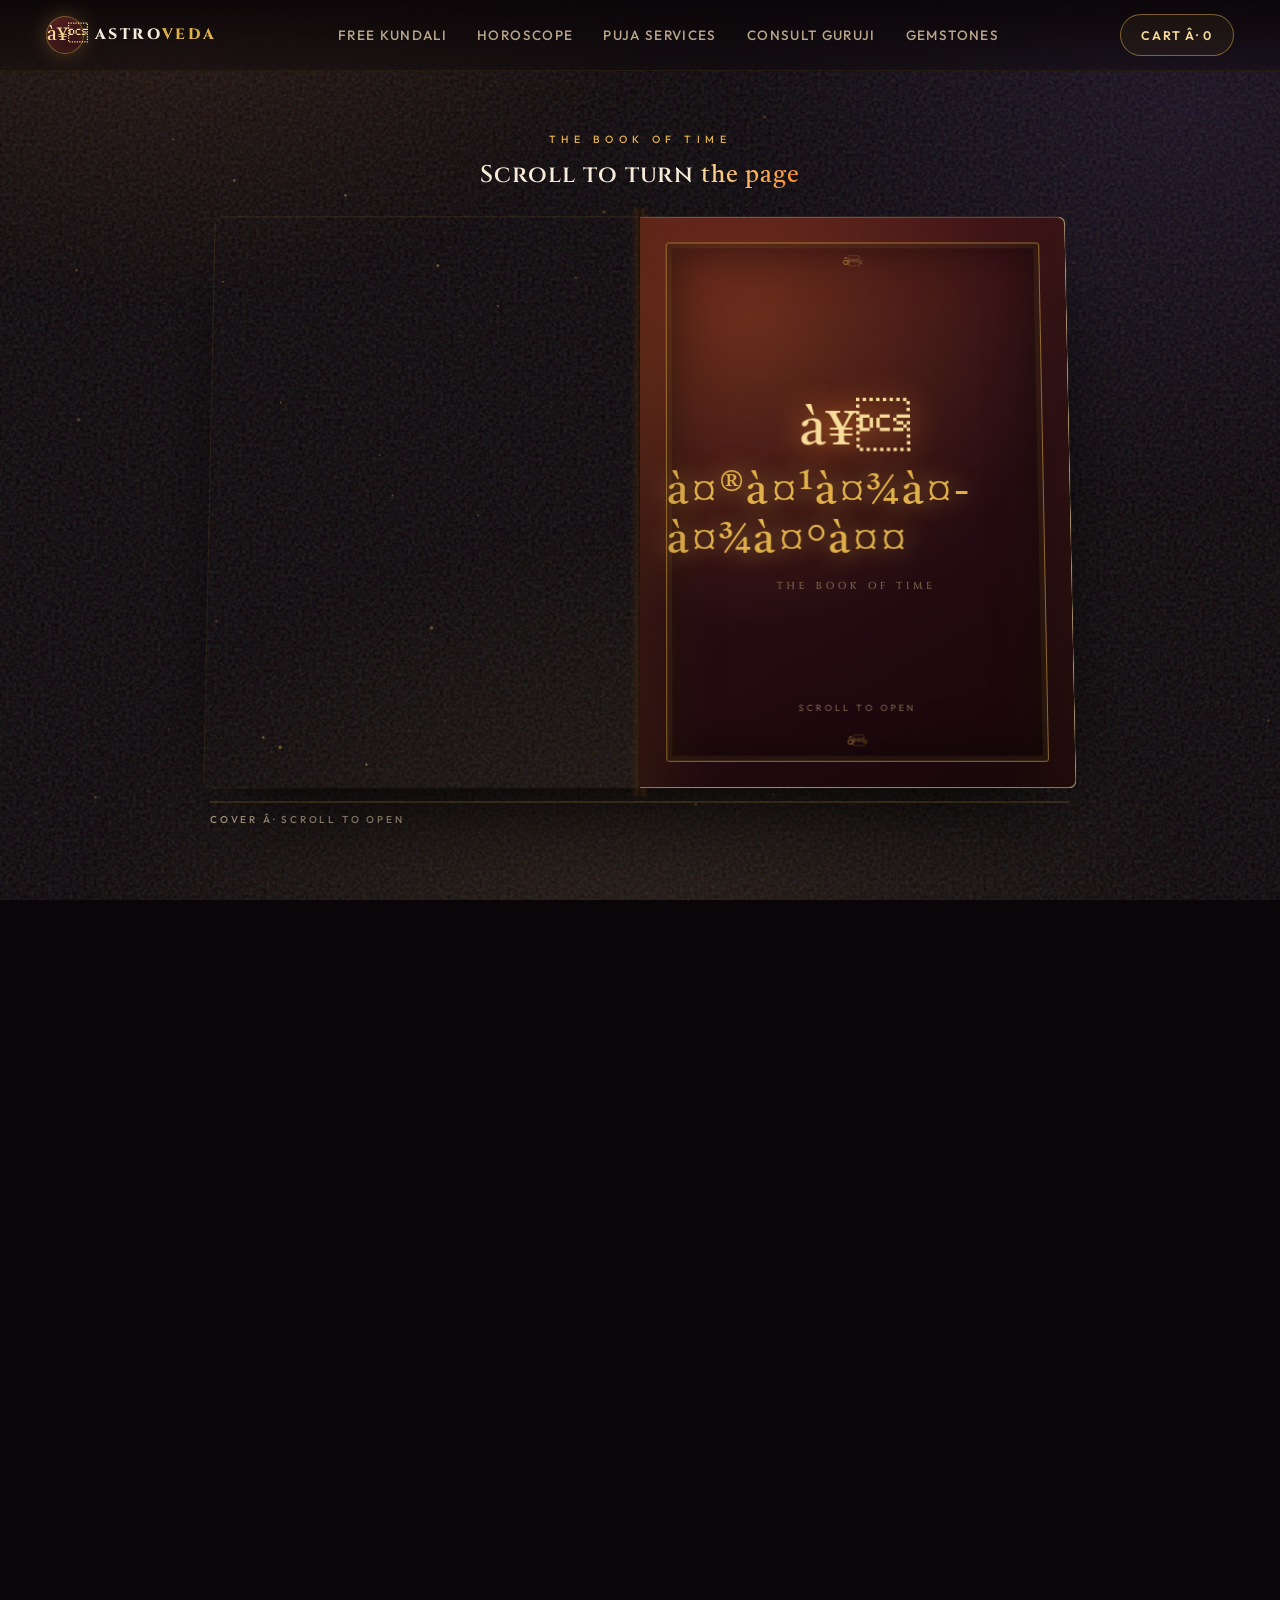
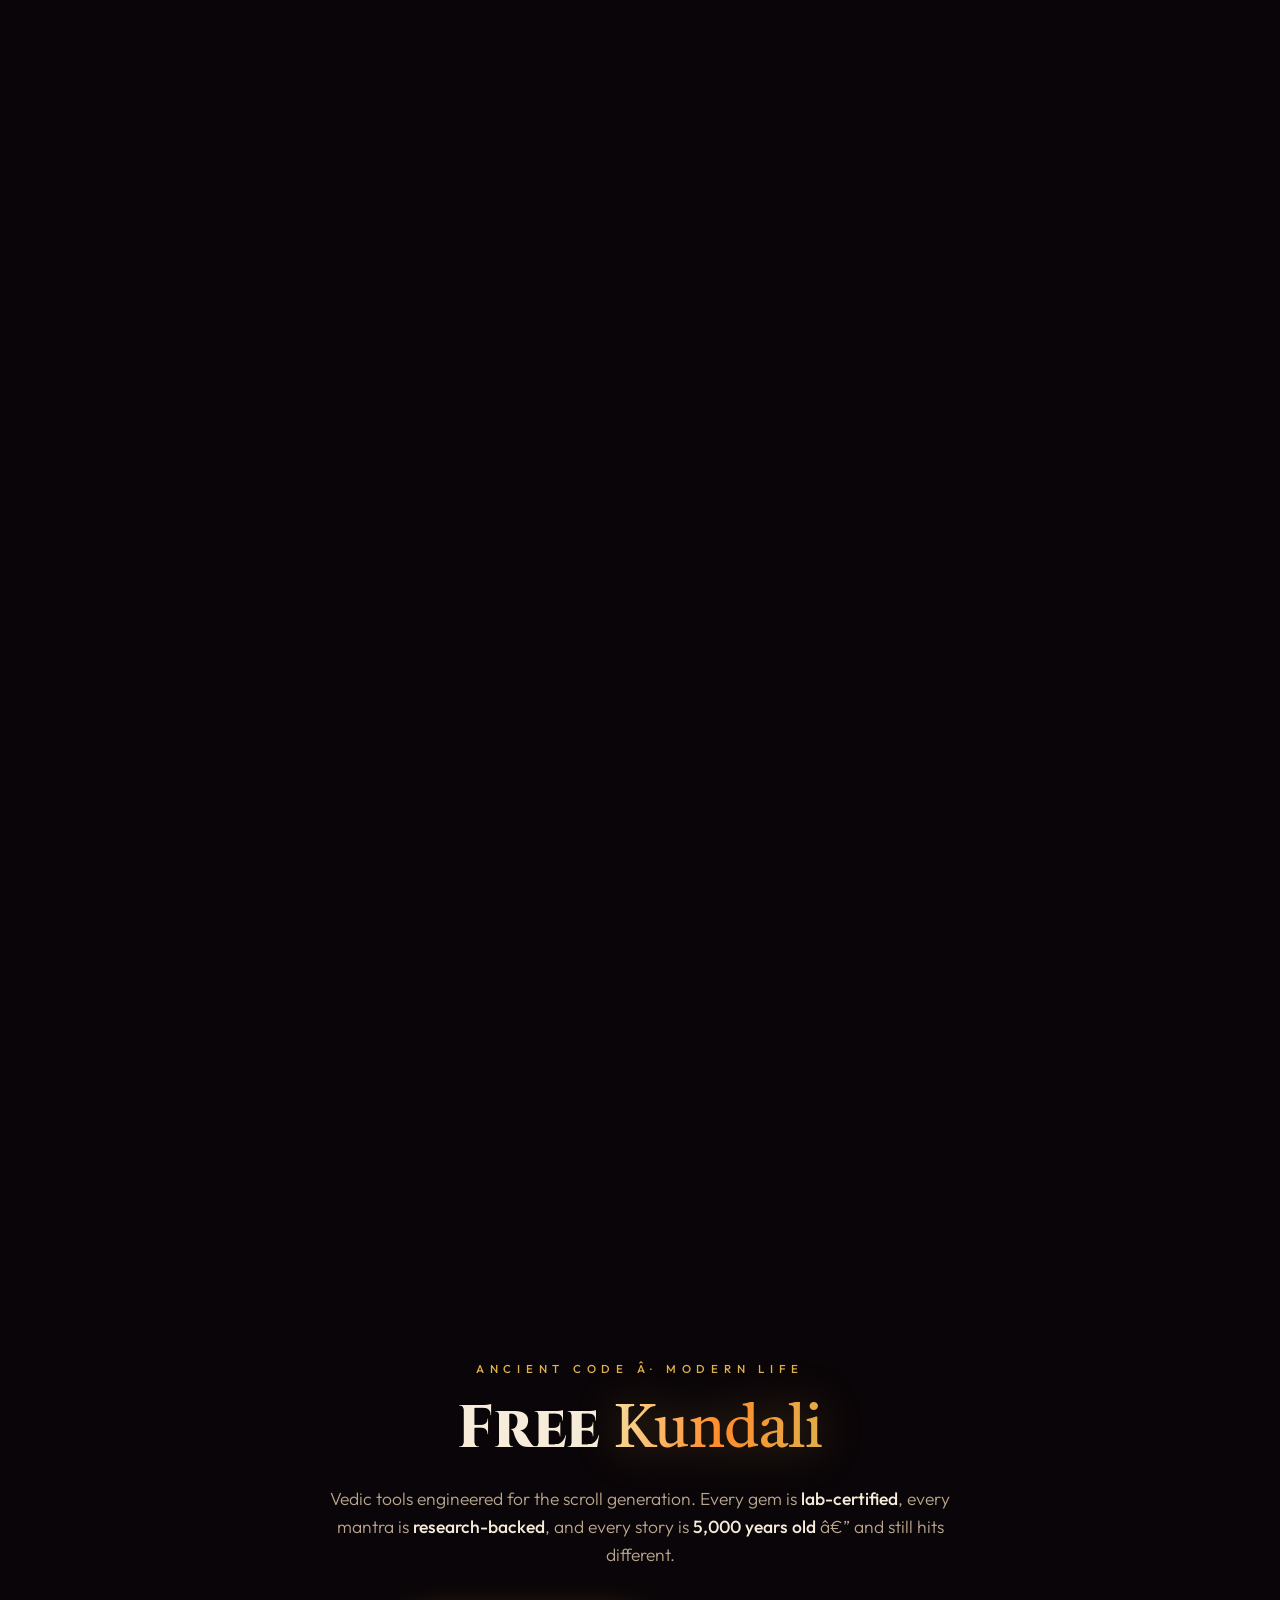
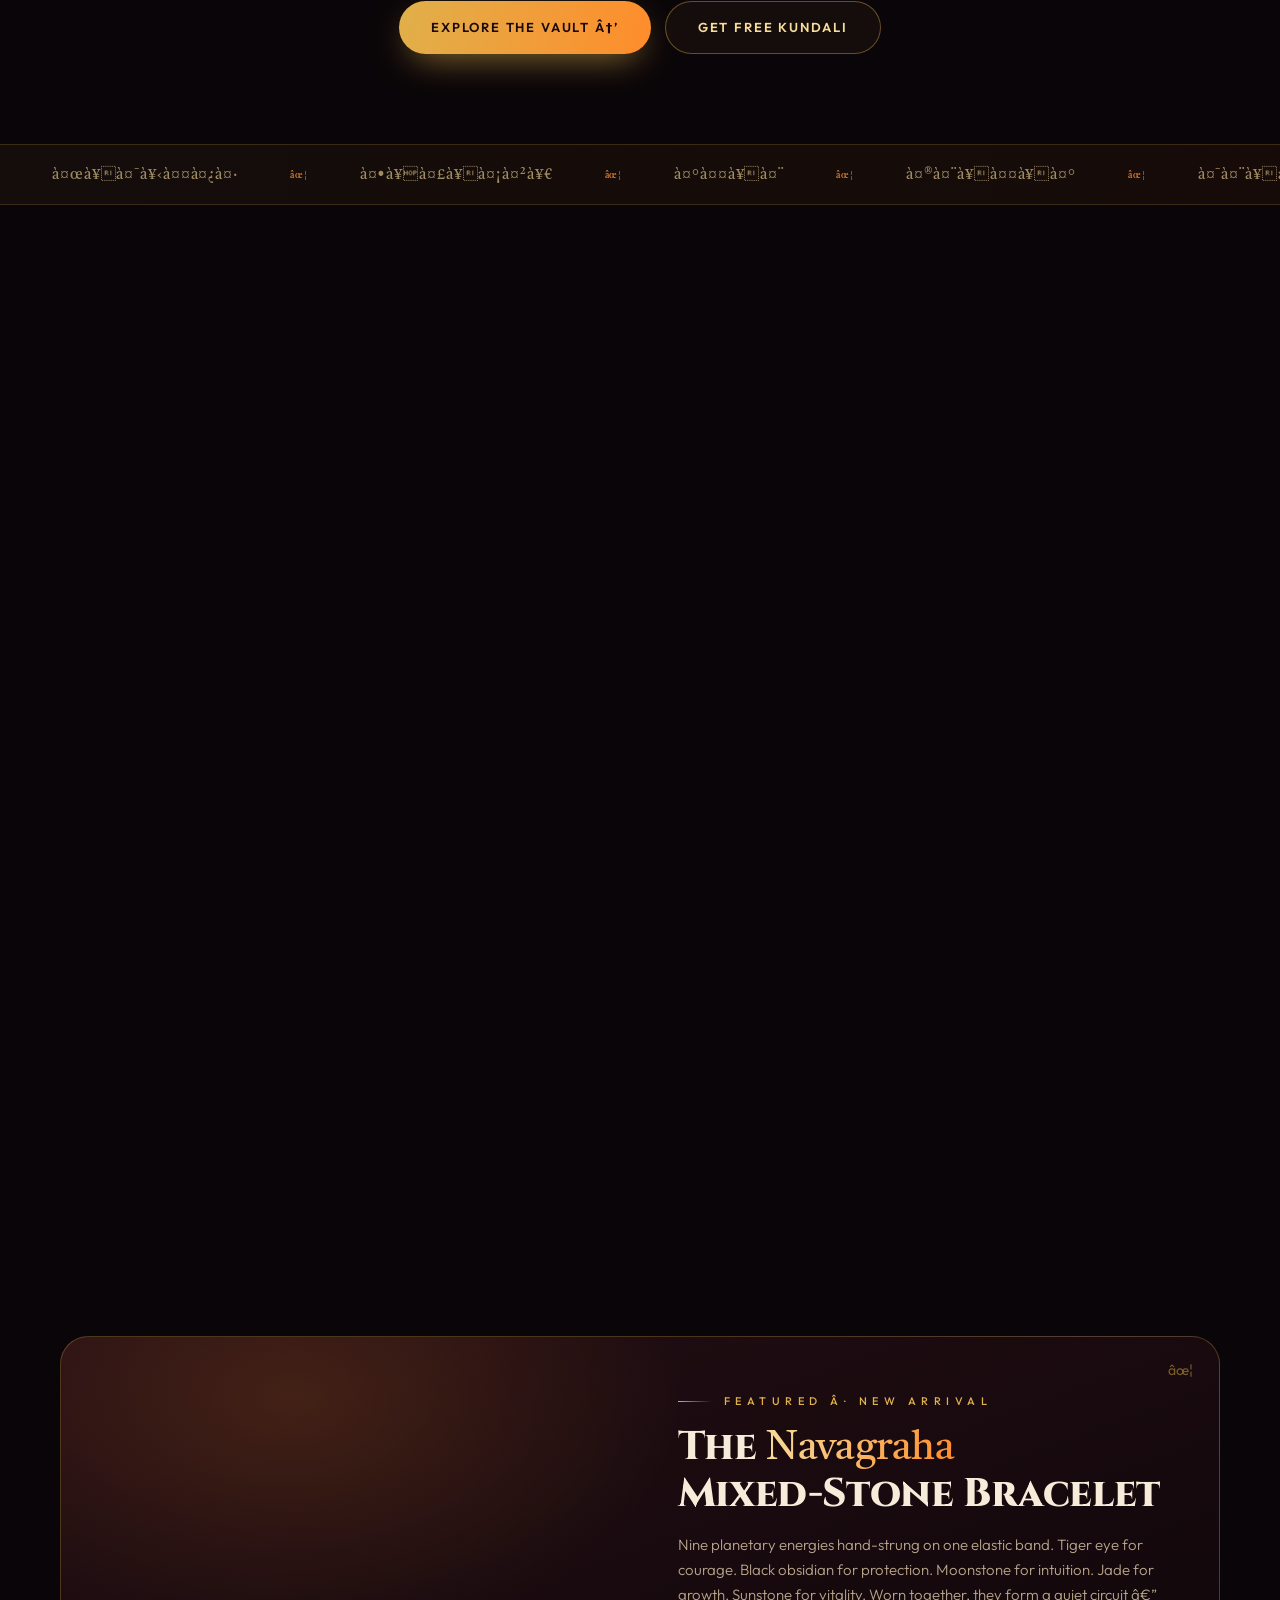
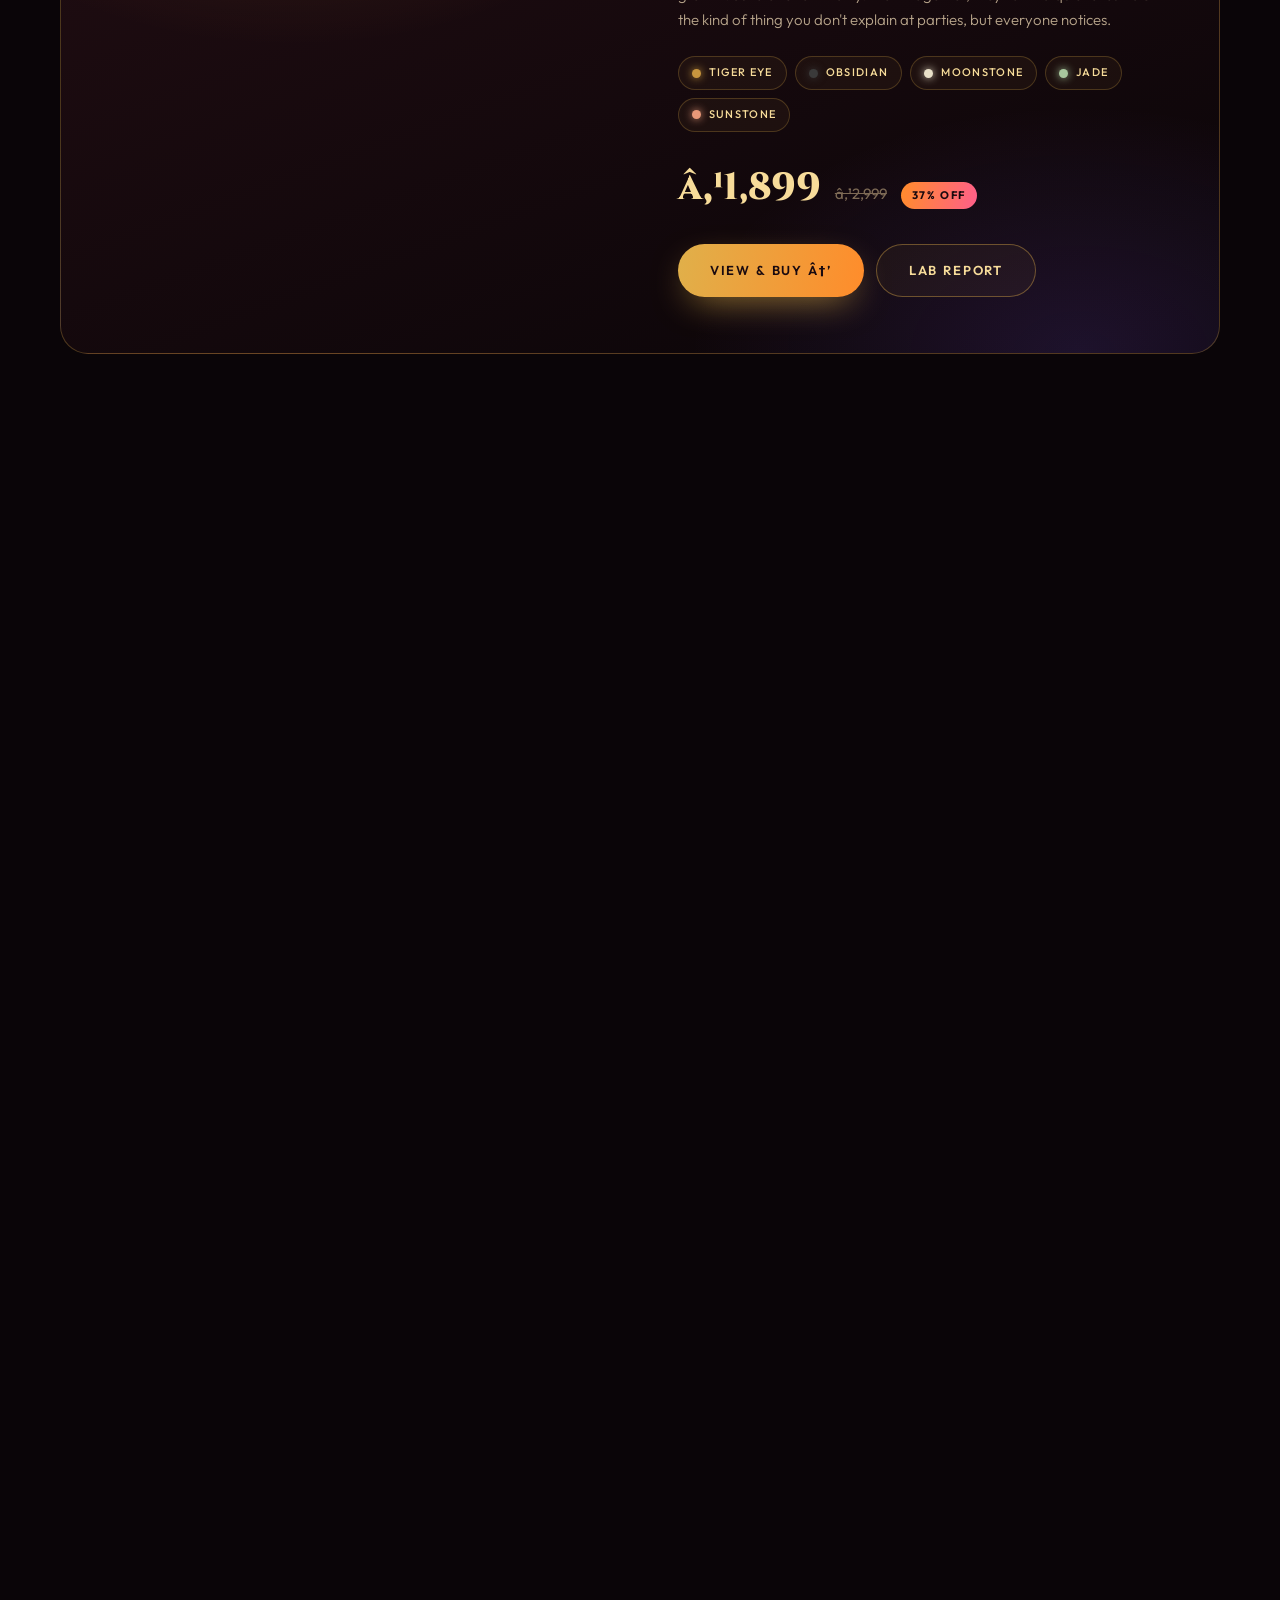
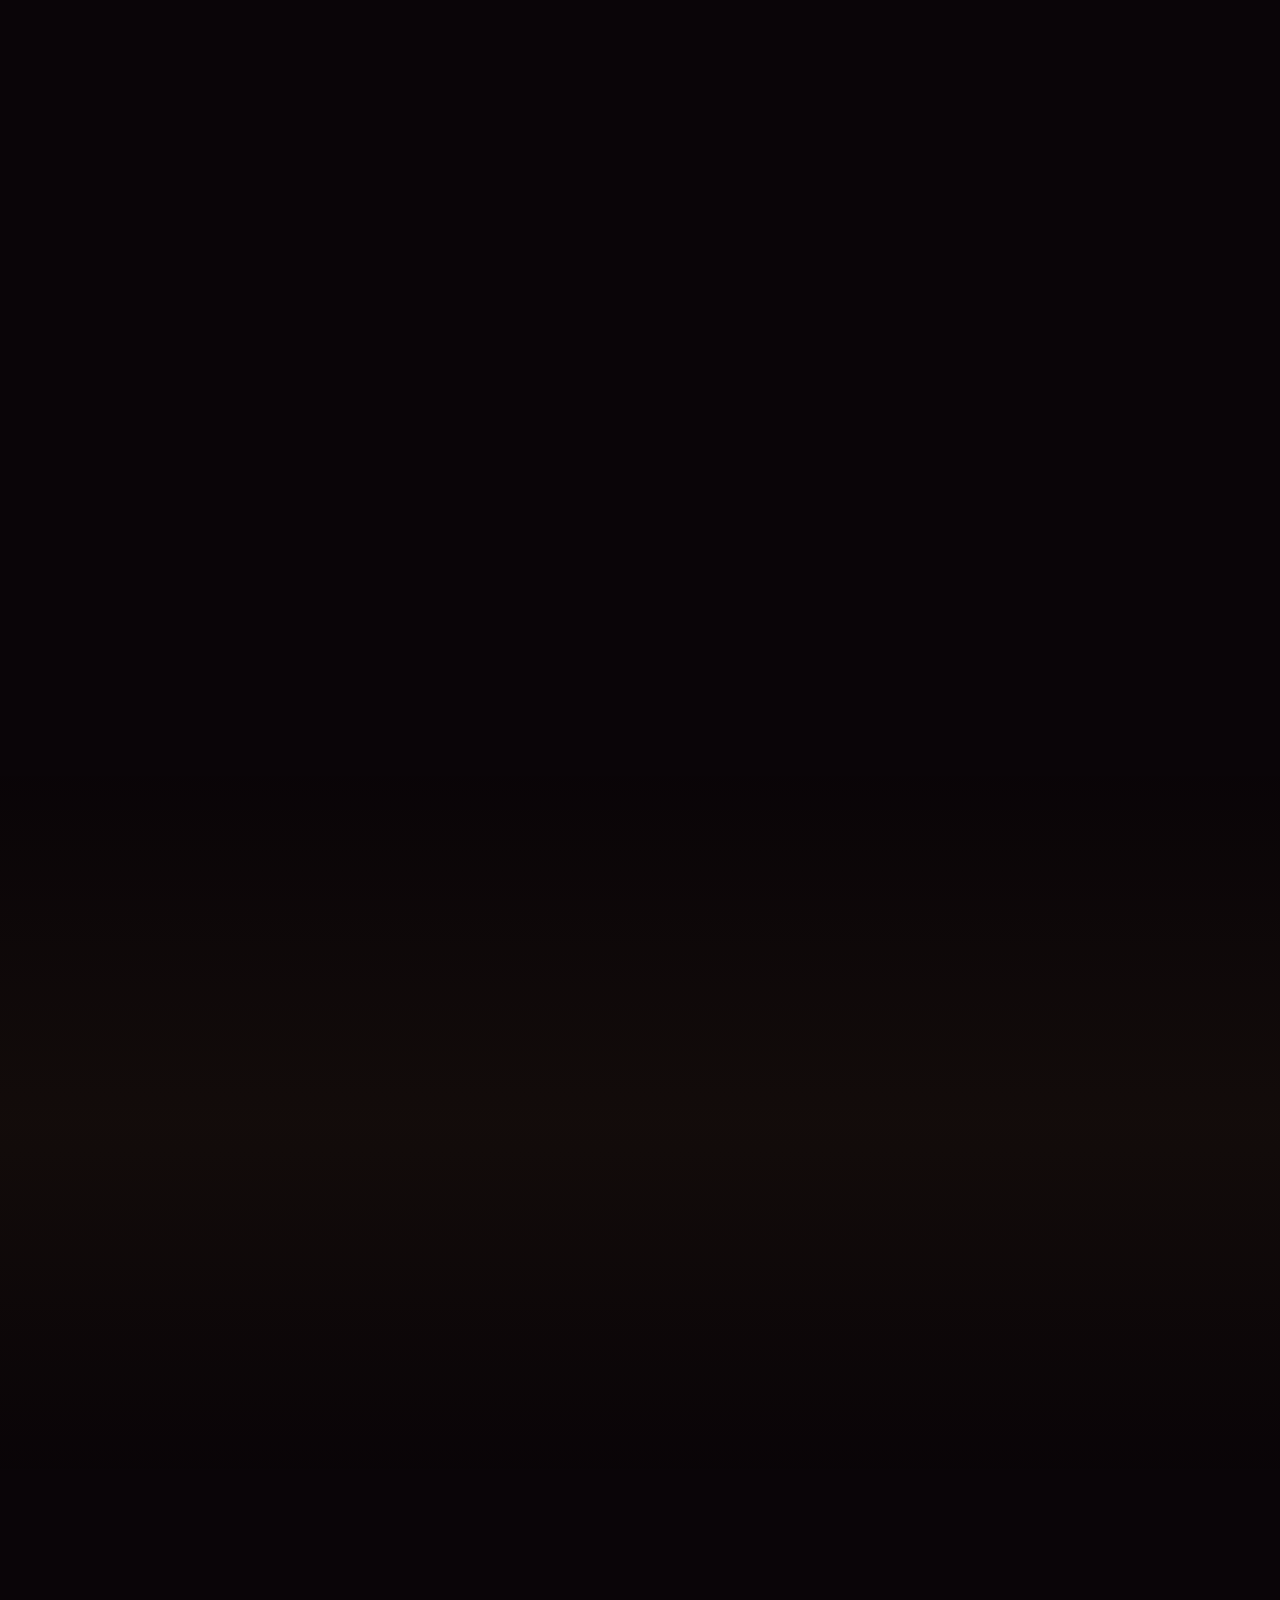
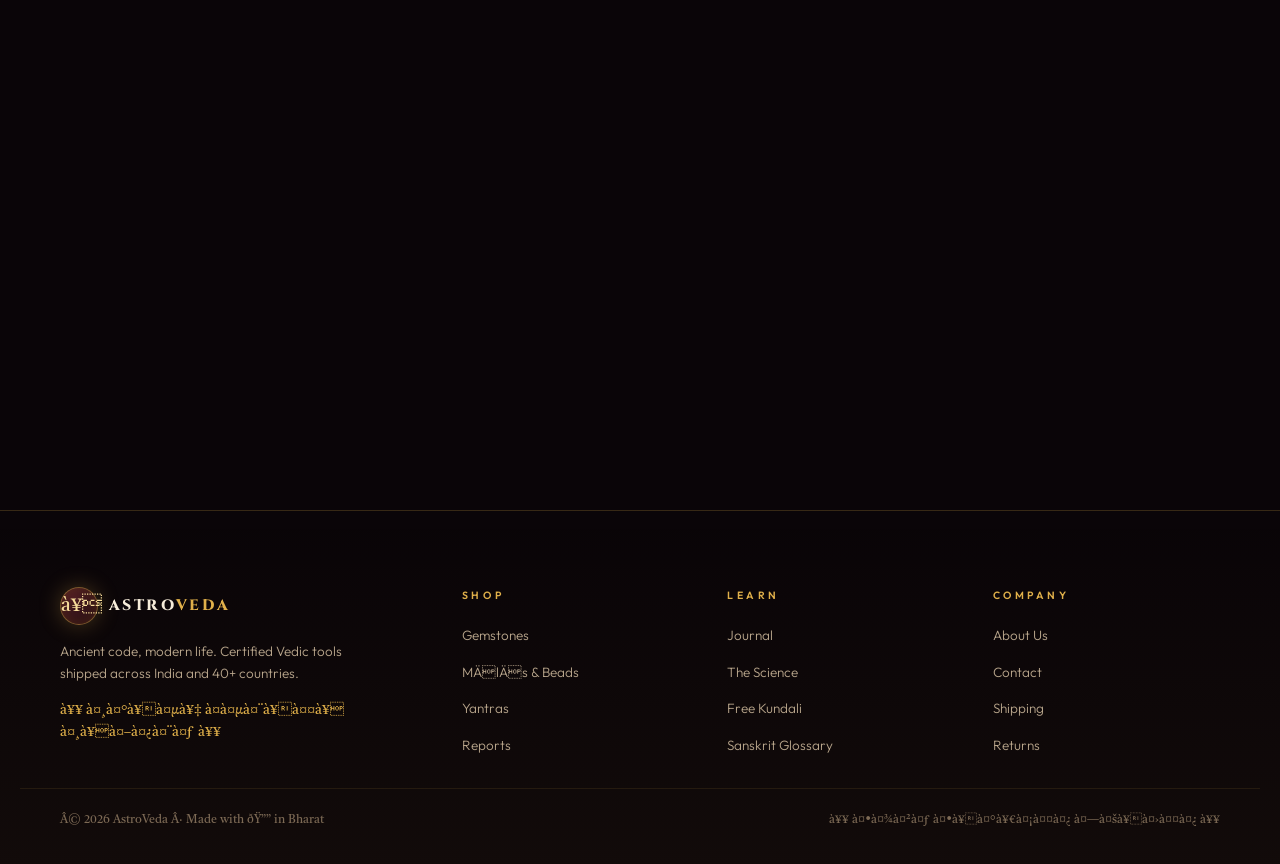
<file: pages/kundali.html>
<!DOCTYPE html>
<html lang="en">
<head>
<meta charset="UTF-8" />
<meta name="viewport" content="width=device-width, initial-scale=1" />
<title>AstroVeda â€” Ancient Code. Modern Life.</title>
<link rel="preconnect" href="https://fonts.googleapis.com">
<link rel="preconnect" href="https://fonts.gstatic.com" crossorigin>
<link href="https://fonts.googleapis.com/css2?family=Cinzel:wght@400;600;800&family=Tiro+Devanagari+Sanskrit:ital@0;1&family=Outfit:wght@200;300;400;500;600;700;800&display=swap" rel="stylesheet">

<style>
:root{
  --ink:#0a0508; --deep:#12080d; --maroon:#2a0d14;
  --gold:#e0b04a; --gold-lt:#f7dc9a; --saffron:#ff8c2b;
  --cream:#f6ecd9; --muted:#b9a68c;
  --pink:#ff5f8a; --violet:#8b5cf6;
  --line:rgba(224,176,74,.18);
  --serif:'Cinzel', serif;
  --dev:'Tiro Devanagari Sanskrit', serif;
  --sans:'Outfit', system-ui, sans-serif;
}
*{margin:0;padding:0;box-sizing:border-box}
html{-webkit-text-size-adjust:100%;overflow-x:clip}
body{background:var(--ink);color:var(--cream);font-family:var(--sans);overflow-x:clip;line-height:1.6;-webkit-font-smoothing:antialiased}
body.locked{overflow:hidden;height:100vh}
img{max-width:100%;display:block}
a{color:inherit;text-decoration:none}
button{font-family:inherit;border:none;background:none;cursor:pointer;color:inherit}
::selection{background:var(--gold);color:var(--ink)}
::-webkit-scrollbar{width:9px}
::-webkit-scrollbar-track{background:#0a0508}
::-webkit-scrollbar-thumb{background:linear-gradient(var(--gold),var(--saffron));border-radius:9px}

/* ============ AMBIENT ============ */
.bg-fx{position:fixed;inset:0;z-index:0;pointer-events:none;
  background:
    radial-gradient(900px 600px at 12% -5%, rgba(255,140,43,.10), transparent 60%),
    radial-gradient(800px 700px at 92% 12%, rgba(139,92,246,.09), transparent 60%),
    radial-gradient(1000px 800px at 50% 110%, rgba(224,176,74,.10), transparent 60%);}
.bg-grain{position:fixed;inset:0;z-index:1;pointer-events:none;opacity:.32;
  background-image:url("data:image/svg+xml,%3Csvg viewBox='0 0 300 300' xmlns='http://www.w3.org/2000/svg'%3E%3Cfilter id='n'%3E%3CfeTurbulence type='fractalNoise' baseFrequency='.85' numOctaves='3'/%3E%3C/filter%3E%3Crect width='100%25' height='100%25' filter='url(%23n)' opacity='.5'/%3E%3C/svg%3E");}
#dust{position:fixed;inset:0;z-index:2;pointer-events:none;opacity:.75}

/* ============ LOADER ============ */
#loader{position:fixed;inset:0;z-index:9999;display:grid;place-items:center;
  background:radial-gradient(circle at 50% 45%, #1c0a10 0%, #0a0508 65%);
  transition:opacity .9s ease, visibility .9s;}
#loader.done{opacity:0;visibility:hidden}
.loader-inner{display:flex;flex-direction:column;align-items:center;gap:26px;padding:20px}
.chakra-wrap{position:relative;width:min(58vw,250px);aspect-ratio:1}
.chakra-svg{width:100%;height:100%;animation:spin 9s linear infinite;filter:drop-shadow(0 0 26px rgba(224,176,74,.45))}
@keyframes spin{to{transform:rotate(360deg)}}
.ring-outer{fill:none;stroke:var(--gold);stroke-width:2;opacity:.85}
.ring-mid{fill:none;stroke:var(--saffron);stroke-width:1;opacity:.5}
.spoke{stroke:var(--gold);stroke-width:2.4;stroke-linecap:round;opacity:.9}
.hub{fill:none;stroke:var(--gold-lt);stroke-width:2}
.chakra-dot{fill:var(--saffron)}
.om{position:absolute;inset:0;display:grid;place-items:center;font-family:var(--dev);font-size:clamp(38px,9vw,60px);color:var(--gold-lt);
  text-shadow:0 0 34px rgba(255,140,43,.9),0 0 70px rgba(255,140,43,.5);animation:pulseOm 2.4s ease-in-out infinite;}
@keyframes pulseOm{0%,100%{transform:scale(1);opacity:.9}50%{transform:scale(1.08);opacity:1}}
.mantra{font-family:var(--dev);font-size:clamp(14px,3.4vw,19px);letter-spacing:.05em;color:var(--gold-lt);text-align:center;}
.mantra span{display:inline-block;opacity:0;animation:letterIn .5s forwards}
@keyframes letterIn{from{opacity:0;transform:translateY(6px)}to{opacity:1;transform:translateY(0)}}
.loader-bar{width:min(78vw,320px);height:2px;background:rgba(224,176,74,.18);border-radius:99px;overflow:hidden;position:relative;}
.loader-bar span{position:absolute;inset:0 100% 0 0;background:linear-gradient(90deg,var(--saffron),var(--gold-lt));box-shadow:0 0 14px var(--gold);transition:right .25s ease;}
.loader-pct{font-size:12px;letter-spacing:.42em;text-transform:uppercase;color:var(--muted);font-weight:500;}

/* ============ NAV ============ */
.nav{position:fixed;top:0;left:0;right:0;z-index:900;display:flex;align-items:center;justify-content:space-between;gap:18px;
  padding:14px clamp(16px,4vw,46px);backdrop-filter:blur(16px);
  background:linear-gradient(180deg,rgba(10,5,8,.9),rgba(10,5,8,.35));
  border-bottom:1px solid rgba(224,176,74,.12);transform:translateY(-110%);transition:transform .8s cubic-bezier(.2,.8,.2,1);}
.nav.show{transform:translateY(0)}
.brand{display:flex;align-items:center;gap:11px}
.brand-mark{width:38px;height:38px;border-radius:50%;display:grid;place-items:center;font-family:var(--dev);font-size:20px;color:var(--gold-lt);
  background:radial-gradient(circle at 35% 30%,#4a1a22,#1a0a0f);border:1px solid rgba(224,176,74,.45);
  box-shadow:0 0 22px rgba(224,176,74,.28), inset 0 0 14px rgba(255,140,43,.18);}
.brand-name{font-family:var(--serif);font-weight:800;letter-spacing:.16em;font-size:15px;color:var(--cream);}
.brand-name em{color:var(--gold);font-style:normal}
.nav-links{display:flex;gap:30px;list-style:none}
.nav-links a{font-size:13.5px;letter-spacing:.1em;text-transform:uppercase;color:var(--muted);font-weight:500;position:relative;padding-bottom:4px;transition:color .3s;}
.nav-links a::after{content:'';position:absolute;left:0;bottom:0;height:1px;width:0;background:linear-gradient(90deg,var(--gold),var(--saffron));transition:width .35s;}
.nav-links a:hover{color:var(--gold-lt)}
.nav-links a:hover::after{width:100%}
.nav-cta{font-size:12.5px;letter-spacing:.14em;text-transform:uppercase;font-weight:600;padding:10px 20px;border-radius:99px;
  border:1px solid rgba(224,176,74,.5);color:var(--gold-lt);background:rgba(224,176,74,.06);transition:.35s;white-space:nowrap;}
.nav-cta:hover{background:var(--gold);color:#1a0a0f;box-shadow:0 0 26px rgba(224,176,74,.5)}
@media(max-width:900px){.nav-links{display:none}}

/* =========================================================
   BOOK EXPERIENCE
   ========================================================= */
.book-xp{position:relative;z-index:5}
.book-runway{position:relative}
.book-pin{position:sticky;top:0;height:100svh;display:flex;flex-direction:column;align-items:center;justify-content:center;
  gap:clamp(8px,1.8vh,22px);padding:clamp(66px,9vh,100px) 14px clamp(14px,2.4vh,28px);overflow:hidden;}
.book-top{text-align:center;flex-shrink:0}
.book-top .eyebrow{font-size:10.5px;letter-spacing:.52em;text-transform:uppercase;color:var(--gold);font-weight:500;margin-bottom:8px;}
.book-heading{font-family:var(--serif);font-weight:600;font-size:clamp(15px,2.4vw,24px);letter-spacing:.04em;color:var(--cream);}
.book-heading em{font-style:normal;font-family:var(--dev);font-weight:400;
  background:linear-gradient(100deg,var(--gold-lt),var(--saffron));-webkit-background-clip:text;background-clip:text;color:transparent;}
.book-stage{perspective:2600px;perspective-origin:50% 42%;flex:0 1 auto;display:grid;place-items:center;width:100%;min-height:0;}
.book{position:relative;width: min(92vw, 860px, calc((100svh - 270px) * 1.5));aspect-ratio: 3 / 2;
  transform: rotateX(7deg) scale(.94);opacity:0;transition: opacity 1.2s ease, transform 1.2s cubic-bezier(.2,.8,.2,1);}
.book.ready{opacity:1;transform: rotateX(7deg) scale(1);}
@media (max-width: 640px){.book{width:96vw;transform:rotateX(4deg) scale(.94)}.book.ready{transform:rotateX(4deg) scale(1)}}
.book-base{position:absolute;inset:0;z-index:0;border-radius:8px;box-shadow:0 40px 80px -30px rgba(0,0,0,.95), 0 0 0 1px rgba(224,176,74,.14);}
.base-half{position:absolute;top:0;height:100%;width:50%;background:linear-gradient(105deg,#efe2c6,#dcc8a3);box-shadow:inset 0 0 44px rgba(120,80,20,.28);}
.base-right{right:0;border-radius:0 7px 7px 0}
.base-left{left:0;border-radius:7px 0 0 7px;opacity:0;transition:opacity .35s linear}
.base-spine{position:absolute;left:50%;top:-1.5%;bottom:-1.5%;width:18px;transform:translateX(-50%);
  background:linear-gradient(90deg,rgba(0,0,0,0),rgba(70,38,12,.5) 35%,rgba(30,14,4,.62) 50%,rgba(70,38,12,.5) 65%,rgba(0,0,0,0));z-index:2;pointer-events:none;}
.leaves{position:absolute;inset:0;z-index:1;perspective: 2400px;perspective-origin: 50% 45%;}
.leaf{position:absolute;top:0;left:50%;width:50%;height:100%;transform-origin:left center;transform-style:preserve-3d;will-change:transform;}
.leaf-face{position:absolute;inset:0;overflow:hidden;backface-visibility:hidden;-webkit-backface-visibility:hidden;
  background:linear-gradient(105deg,#f7ecd6 0%,#ecdcbd 52%,#ddc9a3 100%);box-shadow:inset 0 0 42px rgba(120,80,20,.22);}
.leaf-face.front{border-radius:0 7px 7px 0}
.leaf-face.back{transform:rotateY(180deg);border-radius:7px 0 0 7px}
.leaf-face::after{content:'';position:absolute;inset:0;pointer-events:none;
  background:linear-gradient(90deg,rgba(90,55,10,.22),transparent 16%,transparent 84%,rgba(90,55,10,.12));}
.page-inner{container-type:inline-size;position:relative;width:100%;height:100%;
  padding:clamp(10px,6.5%,28px) clamp(10px,7%,30px);display:flex;flex-direction:column;overflow:hidden;color:#4b2c08;}
.pg-num{font-family:var(--serif);font-weight:800;font-size:clamp(9px,2.6cqw,13px);letter-spacing:.34em;color:rgba(150,105,35,.72);margin-bottom:clamp(3px,.8cqw,7px);}
.pg-sanskrit{font-family:var(--dev);font-size:clamp(11px,3.4cqw,18px);color:#8a5410;letter-spacing:.05em;line-height:1.3;margin-bottom:clamp(2px,.5cqw,5px);}
.pg-title{font-family:var(--serif);font-weight:800;font-size:clamp(12px,4.4cqw,22px);line-height:1.18;color:#3d2205;letter-spacing:-.005em;margin-bottom:clamp(2px,.6cqw,6px);}
.pg-sub{font-size:clamp(8px,2.1cqw,10.5px);letter-spacing:.16em;text-transform:uppercase;color:rgba(140,95,30,.85);font-weight:500;margin-bottom:clamp(5px,1.4cqw,11px);}
.pg-rule{height:1px;width:62%;margin-bottom:clamp(6px,1.8cqw,14px);background:linear-gradient(90deg,rgba(150,105,35,.65),rgba(150,105,35,.05));}
.pg-text{font-size:clamp(8.5px,2.55cqw,13px);line-height:1.66;color:#5b3a12;font-weight:300;flex:1;overflow:hidden;}
.pg-hook{margin-top:clamp(5px,1.5cqw,12px);font-family:var(--serif);font-weight:600;font-size:clamp(8px,2.35cqw,12px);line-height:1.45;color:#8a4a0c;
  border-left:2px solid rgba(224,176,74,.7);padding-left:clamp(5px,1.4cqw,11px);font-style:italic;}
.pg-orn{position:absolute;bottom:clamp(4px,1.4cqw,10px);left:50%;transform:translateX(-50%);font-family:var(--dev);font-size:clamp(9px,2.4cqw,13px);color:rgba(150,105,35,.45);}
.page-right-inner{align-items:center;justify-content:center;gap:clamp(3px,1cqw,8px);text-align:center;}
.pg-art{width:min(78%,320px);aspect-ratio:1;display:grid;place-items:center;flex-shrink:1;}
.pg-art svg{width:100%;height:100%;overflow:visible}
.pg-name{font-family:var(--serif);font-weight:600;font-size:clamp(10px,3cqw,16px);letter-spacing:.22em;text-transform:uppercase;color:#6b3d0c;}
.pg-name-rule{width:44px;height:1px;background:rgba(150,105,35,.55);}
.cover-page{width:100%;height:100%;
  background:radial-gradient(circle at 26% 18%, rgba(255,140,43,.24), transparent 55%),linear-gradient(150deg,#4a1219 0%,#2a0d14 45%,#170609 100%);
  display:grid;place-items:center;padding:6%;}
.cover-frame{width:100%;height:100%;border:1px solid rgba(224,176,74,.6);border-radius:3px;
  box-shadow:inset 0 0 0 5px rgba(224,176,74,.08), inset 0 0 50px rgba(0,0,0,.6);
  display:flex;flex-direction:column;align-items:center;justify-content:center;gap:clamp(4px,1.4cqw,12px);position:relative;}
.cover-frame::before,.cover-frame::after{content:'â‹';position:absolute;left:50%;transform:translateX(-50%);color:rgba(224,176,74,.55);font-size:clamp(7px,1.6cqw,11px);}
.cover-frame::before{top:10px}.cover-frame::after{bottom:10px}
.cover-om{font-family:var(--dev);font-size:clamp(24px,9cqw,54px);color:var(--gold-lt);text-shadow:0 0 30px rgba(255,140,43,.9);line-height:1;}
.cover-title{font-family:var(--dev);font-size:clamp(18px,7.5cqw,44px);color:var(--gold);letter-spacing:.05em;line-height:1.1;text-shadow:0 0 24px rgba(224,176,74,.65);}
.cover-sub{font-family:var(--serif);font-size:clamp(6px,1.7cqw,10px);letter-spacing:.4em;text-transform:uppercase;color:rgba(247,220,154,.62);}
.cover-hint{position:absolute;bottom:clamp(18px,6cqw,44px);font-size:clamp(6px,1.5cqw,9px);letter-spacing:.34em;text-transform:uppercase;color:rgba(247,220,154,.45);animation:hintPulse 2.4s ease-in-out infinite;}
@keyframes hintPulse{0%,100%{opacity:.35}50%{opacity:.9}}
.back-cover{width:100%;height:100%;background:linear-gradient(255deg,#efe0c2,#dcc8a3);display:flex;flex-direction:column;align-items:center;justify-content:center;gap:clamp(5px,2cqw,14px);text-align:center;padding:8%;}
.bc-om{font-family:var(--dev);font-size:clamp(20px,7cqw,40px);color:#a8701c;}
.bc-line{font-family:var(--dev);font-size:clamp(10px,3.2cqw,17px);color:#6b3d0c;}
.bc-sub{font-size:clamp(7px,1.9cqw,10px);letter-spacing:.24em;text-transform:uppercase;color:rgba(120,80,25,.7);}
.book-foot{width:min(92vw, 860px);display:flex;flex-direction:column;gap:9px;flex-shrink:0;}
.book-progress{height:2px;border-radius:99px;background:rgba(224,176,74,.16);position:relative;overflow:hidden;}
.book-progress span{position:absolute;inset:0 100% 0 0;background:linear-gradient(90deg,var(--saffron),var(--gold-lt));box-shadow:0 0 12px rgba(224,176,74,.8);}
.book-meta{display:flex;justify-content:space-between;gap:14px;font-size:10px;letter-spacing:.28em;text-transform:uppercase;color:var(--muted);font-weight:500;}
.book-meta b{color:var(--gold-lt);font-weight:600}

/* =========================================================
   SPIRAL BRACELET
   ========================================================= */
#braceletTracker{
  position:fixed;inset:0;
  z-index:50;
  pointer-events:none;
  display:grid;place-items:center;
  opacity:0;
  transition:opacity .2s linear;
}
#braceletTracker.on{opacity:1}
.bracelet-fixed{
  width:min(46vw,340px);
  aspect-ratio:1;
  will-change:transform,opacity;
  filter:drop-shadow(0 30px 50px rgba(0,0,0,.55)) drop-shadow(0 0 40px rgba(224,176,74,.4));
}
.bracelet-fixed svg{width:100%;height:100%;display:block;overflow:visible}

/* ============ INTRO ============ */
.intro{position:relative;z-index:5;text-align:center;padding:clamp(70px,10vw,140px) 20px clamp(50px,7vw,90px);}
.intro .eyebrow{font-size:11.5px;letter-spacing:.5em;text-transform:uppercase;color:var(--gold);font-weight:500;margin-bottom:18px;}
.intro h1{font-family:var(--serif);font-weight:800;font-size:clamp(26px,6vw,60px);line-height:1.1;letter-spacing:-.01em;margin-bottom:20px;max-width:900px;margin-inline:auto;}
.intro h1 em{font-style:normal;font-family:var(--dev);font-weight:400;
  background:linear-gradient(100deg,var(--gold-lt),var(--saffron),var(--gold));-webkit-background-clip:text;background-clip:text;color:transparent;
  filter:drop-shadow(0 0 22px rgba(224,176,74,.35));}
.lede{font-size:clamp(14px,2.2vw,17.5px);color:var(--muted);max-width:620px;margin:0 auto 32px;font-weight:300;}
.lede b{color:var(--cream);font-weight:500}
.hero-actions{display:flex;gap:14px;justify-content:center;flex-wrap:wrap}
.btn{display:inline-flex;align-items:center;gap:9px;padding:15px 32px;border-radius:99px;
  font-size:13px;font-weight:600;letter-spacing:.14em;text-transform:uppercase;transition:.4s cubic-bezier(.2,.8,.2,1);position:relative;}
.btn-gold{background:linear-gradient(100deg,var(--gold),var(--saffron));color:#1a0a0f;box-shadow:0 12px 36px -12px rgba(224,176,74,.75);}
.btn-gold:hover{transform:translateY(-3px);box-shadow:0 20px 50px -12px rgba(255,140,43,.85)}
.btn-ghost{border:1px solid rgba(224,176,74,.4);color:var(--gold-lt);background:rgba(224,176,74,.05);}
.btn-ghost:hover{background:rgba(224,176,74,.14);transform:translateY(-3px)}

/* ============ MARQUEE ============ */
.marquee{position:relative;z-index:5;border-top:1px solid var(--line);border-bottom:1px solid var(--line);
  background:linear-gradient(90deg,rgba(224,176,74,.05),rgba(255,140,43,.05));padding:16px 0;overflow:hidden;white-space:nowrap;}
.marquee-track{display:inline-flex;gap:52px;animation:marq 34s linear infinite;padding-left:52px}
@keyframes marq{to{transform:translateX(-50%)}}
.marquee span{font-family:var(--dev);font-size:15px;color:rgba(247,220,154,.62);letter-spacing:.06em;display:inline-flex;align-items:center;gap:52px;}
.marquee span::after{content:'âœ¦';color:var(--saffron);font-size:9px}

/* ============ SECTION SHELL ============ */
section{position:relative;z-index:5}
.wrap{max-width:1240px;margin:0 auto;padding:clamp(64px,9vw,130px) clamp(16px,4vw,40px)}
.sec-head{max-width:760px;margin-bottom:clamp(38px,5vw,64px)}
.kicker{font-size:11px;letter-spacing:.5em;text-transform:uppercase;color:var(--gold);font-weight:500;margin-bottom:14px;display:flex;align-items:center;gap:12px;}
.kicker::before{content:'';width:34px;height:1px;background:linear-gradient(90deg,var(--gold),transparent)}
.sec-head h2{font-family:var(--serif);font-weight:800;font-size:clamp(24px,4.6vw,46px);line-height:1.14;letter-spacing:-.01em;}
.sec-head h2 em{font-style:normal;font-family:var(--dev);font-weight:400;
  background:linear-gradient(100deg,var(--gold-lt),var(--saffron));-webkit-background-clip:text;background-clip:text;color:transparent;}
.sec-head p{color:var(--muted);font-weight:300;margin-top:16px;font-size:clamp(13.5px,2vw,16px);max-width:620px}
.reveal{opacity:0;transform:translateY(38px);transition:opacity 1s ease,transform 1s cubic-bezier(.2,.8,.2,1)}
.reveal.in{opacity:1;transform:none}

/* ============ COUNCIL ============ */
.council-grid{display:grid;grid-template-columns:repeat(auto-fit,minmax(290px,1fr));gap:22px}
.voice{position:relative;border:1px solid var(--line);border-radius:22px;padding:30px 26px 28px;
  background:linear-gradient(165deg,rgba(38,15,21,.85),rgba(12,6,9,.92));overflow:hidden;transition:.5s cubic-bezier(.2,.8,.2,1);}
.voice::before{content:'';position:absolute;top:-60px;right:-60px;width:190px;height:190px;border-radius:50%;background:radial-gradient(circle,var(--glow),transparent 68%);opacity:.5;transition:.5s;}
.voice:hover{transform:translateY(-9px);border-color:rgba(224,176,74,.45);box-shadow:0 34px 70px -34px rgba(224,176,74,.4)}
.voice:hover::before{opacity:.9;transform:scale(1.15)}
.voice[data-c="pandit"]{--glow:rgba(255,140,43,.32)}
.voice[data-c="sci"]{--glow:rgba(96,165,250,.28)}
.voice[data-c="genz"]{--glow:rgba(255,95,138,.30)}
.avatar{width:96px;height:96px;border-radius:50%;margin-bottom:18px;position:relative;
  background:radial-gradient(circle at 35% 28%,rgba(255,255,255,.16),rgba(0,0,0,.5));
  border:1px solid rgba(224,176,74,.3);display:grid;place-items:center;box-shadow:0 0 0 6px rgba(224,176,74,.05);}
.avatar svg{width:100%;height:100%;border-radius:50%}
.voice-role{font-size:10px;letter-spacing:.4em;text-transform:uppercase;color:var(--saffron);font-weight:600;margin-bottom:7px;}
.voice-name{font-family:var(--serif);font-weight:600;font-size:19px;margin-bottom:4px}
.voice-handle{font-size:12px;color:var(--muted);margin-bottom:20px;font-weight:300}
.bubble{position:relative;border-radius:16px;padding:20px 18px;font-size:14.5px;line-height:1.68;
  background:rgba(255,255,255,.035);border:1px solid rgba(255,255,255,.07);color:#e8dcc8;font-weight:300;}
.bubble::before{content:'';position:absolute;top:-8px;left:26px;width:15px;height:15px;transform:rotate(45deg);
  background:rgba(255,255,255,.035);border-left:1px solid rgba(255,255,255,.07);border-top:1px solid rgba(255,255,255,.07);}
.bubble b{color:var(--gold-lt);font-weight:600}
.bubble i{color:var(--pink);font-style:normal;font-weight:500}
.voice-tags{display:flex;flex-wrap:wrap;gap:7px;margin-top:18px}
.tag{font-size:10.5px;letter-spacing:.1em;text-transform:uppercase;padding:6px 12px;border-radius:99px;font-weight:500;
  border:1px solid rgba(224,176,74,.28);color:var(--gold-lt);background:rgba(224,176,74,.06);}
.voice[data-c="sci"] .tag{border-color:rgba(96,165,250,.32);color:#a8cdfb;background:rgba(96,165,250,.07)}
.voice[data-c="genz"] .tag{border-color:rgba(255,95,138,.32);color:#ffa6c0;background:rgba(255,95,138,.07)}

/* =========================================================
   FEATURED PRODUCT (bracelet landing zone)
   ========================================================= */
#shop .wrap{padding-top:clamp(50px,7vw,90px)}
.featured{
  display:grid;
  grid-template-columns: 1.05fr 1fr;
  gap:clamp(24px,4vw,56px);
  align-items:center;
  border:1px solid rgba(224,176,74,.28);
  border-radius:28px;
  padding:clamp(26px,4vw,54px);
  margin-bottom:clamp(56px,8vw,110px);
  background:
    radial-gradient(600px 380px at 20% 10%, rgba(255,140,43,.16), transparent 65%),
    radial-gradient(600px 380px at 88% 100%, rgba(139,92,246,.15), transparent 65%),
    linear-gradient(160deg, rgba(38,15,21,.92), rgba(10,5,8,.96));
  position:relative;
  overflow:hidden;
}
.featured::before{
  content:'âœ¦';position:absolute;top:22px;right:26px;color:rgba(224,176,74,.5);font-size:14px;
  animation:hintPulse 3s ease-in-out infinite;
}
.featured-visual{
  position:relative;
  aspect-ratio:1;
  display:grid;place-items:center;
  width:100%;
}
.bracelet-slot{
  width:min(100%,440px);
  aspect-ratio:1;
  position:relative;
  display:grid;place-items:center;
  opacity:0;
  transition:opacity .15s linear;
}
.bracelet-slot svg{
  width:100%;height:100%;display:block;overflow:visible;
  filter:drop-shadow(0 22px 40px rgba(0,0,0,.55)) drop-shadow(0 0 34px rgba(224,176,74,.45));
}
.bracelet-slot::before{
  content:'';position:absolute;inset:-6%;
  border-radius:50%;
  background:radial-gradient(circle,rgba(224,176,74,.22),transparent 62%);
  pointer-events:none;
  animation:pulseSlot 4s ease-in-out infinite;
}
@keyframes pulseSlot{0%,100%{transform:scale(.96);opacity:.55}50%{transform:scale(1.04);opacity:1}}

.featured-info .kicker{margin-bottom:14px}
.featured-info .kicker::before{background:linear-gradient(90deg,var(--gold),transparent)}
.featured-info h2{
  font-family:var(--serif);font-weight:800;
  font-size:clamp(24px,3.6vw,40px);line-height:1.14;letter-spacing:-.01em;
  margin-bottom:14px;
}
.featured-info h2 em{
  font-style:normal;font-family:var(--dev);font-weight:400;
  background:linear-gradient(100deg,var(--gold-lt),var(--saffron));
  -webkit-background-clip:text;background-clip:text;color:transparent;
}
.featured-info p.desc{color:var(--muted);font-weight:300;font-size:15px;line-height:1.68;margin-bottom:24px;max-width:520px}
.featured-info .bead-legend{
  display:flex;flex-wrap:wrap;gap:8px;margin-bottom:26px;
}
.bead-legend span{
  display:inline-flex;align-items:center;gap:8px;
  font-size:11px;letter-spacing:.12em;text-transform:uppercase;
  padding:7px 13px;border-radius:99px;font-weight:500;
  border:1px solid rgba(224,176,74,.24);color:var(--gold-lt);
  background:rgba(224,176,74,.05);
}
.bead-legend i{width:9px;height:9px;border-radius:50%;display:block;box-shadow:0 0 8px currentColor}
.featured-price{
  display:flex;align-items:baseline;gap:14px;margin-bottom:26px;
}
.featured-price .now{font-family:var(--serif);font-weight:800;font-size:clamp(28px,3.4vw,38px);color:var(--gold-lt)}
.featured-price .was{font-size:15px;color:#7d6a55;text-decoration:line-through}
.featured-price .off{
  font-size:11px;letter-spacing:.14em;text-transform:uppercase;font-weight:700;
  padding:5px 11px;border-radius:99px;
  background:linear-gradient(100deg,var(--saffron),var(--pink));color:#1a0a0f;
}
.featured-actions{display:flex;gap:12px;flex-wrap:wrap}
@media (max-width: 820px){
  .featured{grid-template-columns:1fr;padding:clamp(20px,5vw,32px);gap:18px}
  .bracelet-slot{width:min(92%,320px)}
}

/* ============ PRODUCTS ============ */
.filters{display:flex;gap:10px;flex-wrap:wrap;margin-bottom:36px}
.chip{font-size:12px;letter-spacing:.13em;text-transform:uppercase;font-weight:500;padding:9px 20px;border-radius:99px;color:var(--muted);
  border:1px solid rgba(224,176,74,.16);transition:.35s;}
.chip:hover{color:var(--gold-lt);border-color:rgba(224,176,74,.45)}
.chip.active{background:linear-gradient(100deg,var(--gold),var(--saffron));color:#1a0a0f;border-color:transparent;font-weight:700}
.product-grid{display:grid;grid-template-columns:repeat(auto-fill,minmax(258px,1fr));gap:22px}
.card{position:relative;display:flex;flex-direction:column;border:1px solid var(--line);border-radius:20px;overflow:hidden;
  background:linear-gradient(170deg,rgba(36,14,20,.9),rgba(10,5,8,.95));transition:.5s cubic-bezier(.2,.8,.2,1);}
.card:hover{transform:translateY(-9px);border-color:rgba(224,176,74,.5);box-shadow:0 36px 70px -34px rgba(224,176,74,.45)}
.card-top{position:relative;padding:32px 20px 22px;display:grid;place-items:center;
  background:radial-gradient(circle at 50% 30%,rgba(224,176,74,.12),transparent 66%);border-bottom:1px solid rgba(224,176,74,.1);}
.badge{position:absolute;top:14px;left:14px;font-size:9.5px;letter-spacing:.16em;text-transform:uppercase;font-weight:700;padding:5px 11px;border-radius:99px;}
.badge.hot{background:linear-gradient(100deg,var(--saffron),var(--pink));color:#1a0a0f}
.badge.new{background:rgba(96,165,250,.16);color:#a8cdfb;border:1px solid rgba(96,165,250,.35)}
.badge.lab{background:rgba(52,211,153,.14);color:#7ee2b8;border:1px solid rgba(52,211,153,.32)}
.gem{width:118px;height:118px;border-radius:50%;position:relative;display:grid;place-items:center;font-family:var(--dev);font-size:40px;color:#ffeab5;
  background:radial-gradient(circle at 33% 27%,rgba(255,232,170,.55),rgba(255,140,43,.20) 46%,rgba(0,0,0,0) 72%);text-shadow:0 0 26px rgba(255,180,80,.9);}
.gem::before{content:'';position:absolute;inset:0;border-radius:50%;border:1px dashed rgba(224,176,74,.42);animation:spin 22s linear infinite;}
.gem::after{content:'';position:absolute;inset:14px;border-radius:50%;border:1px solid rgba(224,176,74,.18);animation:spin 14s linear infinite reverse;}
.card-body{padding:20px 20px 22px;display:flex;flex-direction:column;flex:1;gap:9px}
.card-cat{font-size:9.5px;letter-spacing:.34em;text-transform:uppercase;color:var(--saffron);font-weight:600}
.card-title{font-family:var(--serif);font-weight:600;font-size:18px;line-height:1.28}
.card-desc{font-size:13px;color:var(--muted);font-weight:300;line-height:1.62;flex:1}
.card-meta{display:flex;align-items:baseline;gap:9px;margin-top:4px}
.price{font-family:var(--serif);font-weight:800;font-size:21px;color:var(--gold-lt)}
.price-old{font-size:13px;color:#7d6a55;text-decoration:line-through}
.save{font-size:10.5px;color:#7ee2b8;font-weight:600;letter-spacing:.06em}
.buy{margin-top:14px;display:flex;align-items:center;justify-content:center;gap:9px;padding:13px 18px;border-radius:99px;
  font-size:11.5px;font-weight:700;letter-spacing:.16em;text-transform:uppercase;
  border:1px solid rgba(224,176,74,.42);color:var(--gold-lt);background:rgba(224,176,74,.05);transition:.4s;}
.buy svg{transition:transform .4s}
.buy:hover{background:linear-gradient(100deg,var(--gold),var(--saffron));color:#1a0a0f;border-color:transparent;box-shadow:0 14px 34px -12px rgba(255,140,43,.8)}
.buy:hover svg{transform:translateX(4px)}

/* ============ RECEIPTS ============ */
.receipts{background:linear-gradient(180deg,transparent,rgba(224,176,74,.045),transparent)}
.receipt-grid{display:grid;grid-template-columns:repeat(auto-fit,minmax(240px,1fr));gap:20px}
.receipt{border:1px solid var(--line);border-radius:18px;padding:26px 24px;background:rgba(255,255,255,.018);transition:.45s;}
.receipt:hover{background:rgba(224,176,74,.05);transform:translateY(-6px);border-color:rgba(224,176,74,.4)}
.receipt-num{font-family:var(--serif);font-weight:800;font-size:34px;
  background:linear-gradient(100deg,var(--gold-lt),var(--saffron));-webkit-background-clip:text;background-clip:text;color:transparent;margin-bottom:8px;}
.receipt h4{font-size:15px;font-weight:600;margin-bottom:9px}
.receipt p{font-size:13px;color:var(--muted);font-weight:300;line-height:1.65}
.receipt cite{display:block;margin-top:12px;font-size:10.5px;letter-spacing:.1em;text-transform:uppercase;color:rgba(224,176,74,.6);font-style:normal;}

/* ============ CTA ============ */
.cta-band{position:relative;overflow:hidden;border-radius:26px;border:1px solid rgba(224,176,74,.3);
  padding:clamp(38px,6vw,72px) clamp(24px,5vw,64px);
  background:
    radial-gradient(700px 340px at 12% 0%,rgba(255,140,43,.20),transparent 62%),
    radial-gradient(700px 340px at 88% 100%,rgba(139,92,246,.20),transparent 62%),
    linear-gradient(150deg,#2a0d14,#12080d);
  text-align:center;}
.cta-band h2{font-family:var(--serif);font-weight:800;font-size:clamp(23px,4.4vw,44px);line-height:1.14;margin-bottom:16px;}
.cta-band h2 em{font-style:normal;font-family:var(--dev);font-weight:400;
  background:linear-gradient(100deg,var(--gold-lt),var(--saffron));-webkit-background-clip:text;background-clip:text;color:transparent;}
.cta-band p{color:var(--muted);max-width:560px;margin:0 auto 30px;font-weight:300;font-size:15px}

/* ============ FOOTER ============ */
footer{position:relative;z-index:5;border-top:1px solid var(--line);background:linear-gradient(180deg,transparent,rgba(224,176,74,.04));}
.foot-grid{max-width:1240px;margin:0 auto;padding:clamp(48px,6vw,80px) clamp(16px,4vw,40px) 30px;display:grid;grid-template-columns:1.6fr repeat(3,1fr);gap:38px;}
@media(max-width:820px){.foot-grid{grid-template-columns:1fr 1fr}}
@media(max-width:520px){.foot-grid{grid-template-columns:1fr}}
.foot-brand p{color:var(--muted);font-size:13.5px;font-weight:300;margin-top:16px;max-width:320px}
.foot-col h5{font-size:10.5px;letter-spacing:.34em;text-transform:uppercase;color:var(--gold);margin-bottom:18px;font-weight:600;}
.foot-col ul{list-style:none;display:flex;flex-direction:column;gap:11px}
.foot-col a{font-size:13.5px;color:var(--muted);font-weight:300;transition:.3s}
.foot-col a:hover{color:var(--gold-lt);padding-left:5px}
.foot-bottom{max-width:1240px;margin:0 auto;padding:22px clamp(16px,4vw,40px) 34px;border-top:1px solid rgba(224,176,74,.1);
  display:flex;justify-content:space-between;gap:16px;flex-wrap:wrap;font-size:12px;color:#7d6a55;}
.foot-bottom span{font-family:var(--dev)}

@media (prefers-reduced-motion: reduce){
  *{animation-duration:.01ms !important;animation-iteration-count:1 !important;transition-duration:.01ms !important}
}
</style>
</head>
<body class="locked">

<svg width="0" height="0" style="position:absolute" aria-hidden="true">
  <defs>
    <radialGradient id="auraGold"><stop offset="0" stop-color="#ff8c2b" stop-opacity=".5"/><stop offset="1" stop-color="#ff8c2b" stop-opacity="0"/></radialGradient>
    <radialGradient id="auraRose"><stop offset="0" stop-color="#ff5f8a" stop-opacity=".45"/><stop offset="1" stop-color="#ff5f8a" stop-opacity="0"/></radialGradient>
    <radialGradient id="auraViolet"><stop offset="0" stop-color="#8b5cf6" stop-opacity=".45"/><stop offset="1" stop-color="#8b5cf6" stop-opacity="0"/></radialGradient>
    <radialGradient id="auraBlue"><stop offset="0" stop-color="#60a5fa" stop-opacity=".42"/><stop offset="1" stop-color="#60a5fa" stop-opacity="0"/></radialGradient>
  </defs>
</svg>

<div class="bg-fx"></div>
<div class="bg-grain"></div>
<canvas id="dust"></canvas>

<!-- ================= LOADER ================= -->
<div id="loader">
  <div class="loader-inner">
    <div class="chakra-wrap">
      <svg class="chakra-svg" viewBox="0 0 240 240" aria-hidden="true">
        <circle class="ring-outer" cx="120" cy="120" r="113"/>
        <circle class="ring-mid" cx="120" cy="120" r="98"/>
        <g id="spokes"></g>
        <circle class="hub" cx="120" cy="120" r="27"/>
      </svg>
      <div class="om">à¥</div>
    </div>
    <div class="mantra" id="mantra"></div>
    <div class="loader-bar"><span id="bar"></span></div>
    <div class="loader-pct"><span id="pct">0</span>% Â· Invoking</div>
  </div>
</div>

<!-- ================= SPIRAL BRACELET (fixed layer) ================= -->
<div id="braceletTracker" aria-hidden="true">
  <div class="bracelet-fixed" id="braceletFixed"></div>
</div>

<!-- ================= NAV ================= -->
<nav class="nav" id="nav">
  <a href="../nageshguruji.html" class="brand">
    <span class="brand-mark">à¥</span>
    <span class="brand-name">ASTRO<em>VEDA</em></span>
  </a>
  <ul class="nav-links">
    <li><a href="kundali.html">Free Kundali</a></li>
    <li><a href="horoscope.html">Horoscope</a></li>
    <li><a href="services.html">Puja Services</a></li>
    <li><a href="consultation.html">Consult Guruji</a></li>
    <li><a href="shop.html">Gemstones</a></li>
  </ul>
  <a href="cart.html" class="nav-cta">Cart Â· 0</a>
</nav>

<!-- ================= BOOK ================= -->
<section class="book-xp" id="bookSection">
  <div class="book-runway" id="bookRunway">
    <div class="book-pin">
      <div class="book-top">
        <p class="eyebrow">The Book of Time</p>
        <h2 class="book-heading">Scroll to turn <em>the page</em></h2>
      </div>
      <div class="book-stage">
        <div class="book" id="book">
          <div class="book-base">
            <div class="base-half base-right"></div>
            <div class="base-half base-left" id="baseLeft"></div>
            <div class="base-spine"></div>
          </div>
          <div class="leaves" id="leaves"></div>
        </div>
      </div>
      <div class="book-foot">
        <div class="book-progress"><span id="bookBar"></span></div>
        <div class="book-meta">
          <span id="bookCounter">Cover Â· Scroll to open</span>
          <span id="bookTitle"></span>
        </div>
      </div>
    </div>
  </div>
</section>

<!-- ================= INTRO ================= -->
<section class="intro" id="top">
  <p class="eyebrow">Ancient Code Â· Modern Life</p>
  <h1>Free <em>Kundali</em></h1>
  <p class="lede">
    Vedic tools engineered for the scroll generation. Every gem is <b>lab-certified</b>,
    every mantra is <b>research-backed</b>, and every story is <b>5,000 years old</b> â€”
    and still hits different.
  </p>
  <div class="hero-actions">
    <a href="#shop" class="btn btn-gold">Explore the Vault â†’</a>
    <a href="kundali.html" class="btn btn-ghost">Get Free Kundali</a>
  </div>
</section>

<!-- ================= MARQUEE ================= -->
<div class="marquee" aria-hidden="true">
  <div class="marquee-track" id="marqTrack"></div>
</div>

<!-- ================= COUNCIL ================= -->
<section id="council">
  <div class="wrap">
    <div class="sec-head reveal">
      <p class="kicker">Three Voices Â· One Truth</p>
      <h2>Every product, told <em>three</em> ways.</h2>
      <p>Tradition, data, and the timeline. Our council breaks down exactly what you're buying â€” and why it actually works.</p>
    </div>

    <div class="council-grid">
      <article class="voice reveal" data-c="pandit">
        <div class="avatar">
          <svg viewBox="0 0 100 100" aria-label="Pandit Arjun">
            <circle cx="50" cy="50" r="50" fill="#3a1116"/>
            <path d="M29 43c0-13 9-22 21-22s21 9 21 22" fill="none" stroke="#f7dc9a" stroke-width="3"/>
            <circle cx="50" cy="34" r="4" fill="#ff8c2b"/>
            <circle cx="50" cy="54" r="16" fill="#e8b98a"/>
            <path d="M34 60c0 12 7 20 16 20s16-8 16-20c0 8-32 8-32 0z" fill="#f2f0ec"/>
            <path d="M42 50c2-2 5-2 6 0M52 50c1-2 4-2 6 0" stroke="#4a2c14" stroke-width="2" fill="none" stroke-linecap="round"/>
            <path d="M30 82c6-6 13-9 20-9s14 3 20 9v18H30z" fill="#ff8c2b"/>
            <path d="M44 74l6 8 6-8" fill="none" stroke="#f7dc9a" stroke-width="2"/>
          </svg>
        </div>
        <p class="voice-role">The Lineage Keeper</p>
        <h3 class="voice-name">Pandit Arjun Shastri</h3>
        <p class="voice-handle">32 yrs of practice Â· Varanasi â†’ Vashi</p>
        <div class="bubble">
          "<b>In the Shiva PurÄá¹‡a</b>, Rudraksha was born from Shiva's tears when he saw
          humanity suffering. Each bead is a teardrop turned to wood. The <b>5-mukhi</b>
          rules the throat â€” the seat of truth. Wear it and you stop lying to yourself first."
        </div>
        <div class="voice-tags"><span class="tag">Story</span><span class="tag">Scripture</span><span class="tag">Ritual</span></div>
      </article>

      <article class="voice reveal" data-c="sci">
        <div class="avatar">
          <svg viewBox="0 0 100 100" aria-label="Dr Meera Iyer">
            <circle cx="50" cy="50" r="50" fill="#0e1c2e"/>
            <circle cx="50" cy="24" r="12" fill="#1c1c22"/>
            <circle cx="50" cy="52" r="17" fill="#d9a578"/>
            <path d="M33 52c0-11 8-18 17-18s17 7 17 18" fill="#1c1c22"/>
            <path d="M33 52c-3 0-5 2-5 5s2 5 5 5M67 52c3 0 5 2 5 5s-2 5-5 5" fill="#1c1c22"/>
            <rect x="36" y="46" width="12" height="10" rx="4" fill="none" stroke="#7ee2b8" stroke-width="2"/>
            <rect x="52" y="46" width="12" height="10" rx="4" fill="none" stroke="#7ee2b8" stroke-width="2"/>
            <line x1="48" y1="51" x2="52" y2="51" stroke="#7ee2b8" stroke-width="2"/>
            <circle cx="42" cy="51" r="1.8" fill="#123"/>
            <circle cx="58" cy="51" r="1.8" fill="#123"/>
            <path d="M45 62c3 2 7 2 10 0" stroke="#a86a4a" stroke-width="1.8" fill="none" stroke-linecap="round"/>
            <path d="M28 84c6-7 14-10 22-10s16 3 22 10v16H28z" fill="#f2f4f7"/>
            <circle cx="62" cy="88" r="3" fill="#7ee2b8"/>
          </svg>
        </div>
        <p class="voice-role">The Data Priestess</p>
        <h3 class="voice-name">Dr. Meera Iyer</h3>
        <p class="voice-handle">Astrophysics PhD Â· Jyotiá¹£a researcher</p>
        <div class="bubble">
          "<b>Elaeocarpus ganitrus</b> beads are dielectric â€” they hold surface charge, which is
          why they warm to the skin. But the real mechanism is <b>paced rhythmic touch</b>:
          japa at ~6 breaths/min raises HRV and drops cortisol. It's a wearable metronome
          for your nervous system."
        </div>
        <div class="voice-tags"><span class="tag">Peer-reviewed</span><span class="tag">HRV Data</span><span class="tag">Material Science</span></div>
      </article>

      <article class="voice reveal" data-c="genz">
        <div class="avatar">
          <svg viewBox="0 0 100 100" aria-label="Cosmic Riya">
            <circle cx="50" cy="50" r="50" fill="#2b1030"/>
            <path d="M28 46c0-14 10-24 22-24s22 10 22 24v14c0 4-3 6-6 6H34c-3 0-6-2-6-6z" fill="#5b2b6b"/>
            <circle cx="50" cy="52" r="16" fill="#e8b98a"/>
            <path d="M34 48c2-12 8-18 16-18s14 6 16 18c-4-6-10-8-16-8s-12 2-16 8z" fill="#8b5cf6"/>
            <path d="M50 30c6 0 10 4 11 10-6-4-16-4-22 0 1-6 5-10 11-10z" fill="#ff5f8a"/>
            <circle cx="43" cy="52" r="2" fill="#241016"/>
            <circle cx="57" cy="52" r="2" fill="#241016"/>
            <path d="M45 61c3 2 7 2 10 0" stroke="#a86a4a" stroke-width="2" fill="none" stroke-linecap="round"/>
            <path d="M28 84c6-6 14-9 22-9s16 3 22 9v16H28z" fill="#8b5cf6"/>
            <path d="M40 76h20l-3 8H43z" fill="#1c0f22"/>
            <path d="M26 44a24 24 0 0048 0" fill="none" stroke="#ff5f8a" stroke-width="4" stroke-linecap="round"/>
            <circle cx="26" cy="44" r="5" fill="#ff5f8a"/>
            <circle cx="74" cy="44" r="5" fill="#ff5f8a"/>
          </svg>
        </div>
        <p class="voice-role">The Scroll Sorcerer</p>
        <h3 class="voice-name">Riya Â· @cosmicriya</h3>
        <p class="voice-handle">2.4M followers Â· AstroTok</p>
        <div class="bubble">
          "Not gonna lie, I bought the mala for the <i>aesthetic</i>. Then I started wearing it
          to exams and my anxiety went from 100 to likeâ€¦ 12. <b>Also it goes with literally
          every fit</b>. It's giving ancestral main character energy. ðŸ”¥"
        </div>
        <div class="voice-tags"><span class="tag">Gen Z Approved</span><span class="tag">Aesthetic</span><span class="tag">Real Reviews</span></div>
      </article>
    </div>
  </div>
</section>

<!-- ================= SHOP ================= -->
<section id="shop">
  <div class="wrap">

    <!-- FEATURED BRACELET (landing zone for the spiral) -->
    <article class="featured" id="featured">
      <div class="featured-visual">
        <div class="bracelet-slot" id="braceletSlot"></div>
      </div>
      <div class="featured-info">
        <p class="kicker">Featured Â· New Arrival</p>
        <h2>The <em>Navagraha</em><br>Mixed-Stone Bracelet</h2>
        <p class="desc">
          Nine planetary energies hand-strung on one elastic band. Tiger eye for courage.
          Black obsidian for protection. Moonstone for intuition. Jade for growth.
          Sunstone for vitality. Worn together, they form a quiet circuit â€” the kind of
          thing you don't explain at parties, but everyone notices.
        </p>
        <div class="bead-legend">
          <span><i style="background:#C8963E;color:#C8963E"></i>Tiger Eye</span>
          <span><i style="background:#3A3A3A;color:#3A3A3A"></i>Obsidian</span>
          <span><i style="background:#E8E0C8;color:#E8E0C8"></i>Moonstone</span>
          <span><i style="background:#A8C89E;color:#A8C89E"></i>Jade</span>
          <span><i style="background:#E89878;color:#E89878"></i>Sunstone</span>
        </div>
        <div class="featured-price">
          <span class="now">â‚¹1,899</span>
          <span class="was">â‚¹2,999</span>
          <span class="off">37% off</span>
        </div>
        <div class="featured-actions">
          <a href="product-bracelet.html" class="btn btn-gold">View &amp; Buy â†’</a>
          <a href="product-bracelet.html#lab" class="btn btn-ghost">Lab Report</a>
        </div>
      </div>
    </article>

    <div class="sec-head reveal">
      <p class="kicker">The Vault</p>
      <h2>Everything you need to <em>align</em>.</h2>
      <p>Certified, energised, and shipped in plastic-free packaging. Tap any item to see its full story, ritual guide and lab report.</p>
    </div>

    <div class="filters reveal">
      <button class="chip active" data-filter="all">All</button>
      <button class="chip" data-filter="gems">Gemstones</button>
      <button class="chip" data-filter="malas">MÄlÄs &amp; Beads</button>
      <button class="chip" data-filter="yantra">Yantras</button>
      <button class="chip" data-filter="reports">Reports</button>
    </div>

    <div class="product-grid" id="productGrid">

      <article class="card reveal" data-cat="malas">
        <div class="card-top"><span class="badge hot">Bestseller</span><div class="gem">à¤°à¥</div></div>
        <div class="card-body">
          <p class="card-cat">MÄlÄ Â· Nepal Origin</p>
          <h3 class="card-title">Siddha Rudraksha MÄlÄ Â· 5 Mukhi</h3>
          <p class="card-desc">108 hand-strung beads, lab-verified <em>Elaeocarpus ganitrus</em>. Energised in Kashi with full mantra vidhi.</p>
          <div class="card-meta"><span class="price">â‚¹2,499</span><span class="price-old">â‚¹3,999</span><span class="save">38% off</span></div>
          <a href="product-rudraksha.html" class="buy">View &amp; Buy <svg width="15" height="15" viewBox="0 0 24 24" fill="none" stroke="currentColor" stroke-width="2.4" stroke-linecap="round" stroke-linejoin="round"><path d="M5 12h14M13 6l6 6-6 6"/></svg></a>
        </div>
      </article>

      <article class="card reveal" data-cat="gems">
        <div class="card-top"><span class="badge lab">Lab Certified</span><div class="gem">à¤ª</div></div>
        <div class="card-body">
          <p class="card-cat">Ratna Â· Mercury (Budh)</p>
          <h3 class="card-title">Panna Â· Colombian Emerald 4.2ct</h3>
          <p class="card-desc">Natural, untreated, IGI-certified. Set in Panchdhatu. Boosts communication, focus &amp; exam performance.</p>
          <div class="card-meta"><span class="price">â‚¹8,999</span><span class="price-old">â‚¹12,500</span><span class="save">28% off</span></div>
          <a href="product-panna.html" class="buy">View &amp; Buy <svg width="15" height="15" viewBox="0 0 24 24" fill="none" stroke="currentColor" stroke-width="2.4" stroke-linecap="round" stroke-linejoin="round"><path d="M5 12h14M13 6l6 6-6 6"/></svg></a>
        </div>
      </article>

      <article class="card reveal" data-cat="yantra">
        <div class="card-top"><span class="badge new">New Drop</span><div class="gem">à¤¯</div></div>
        <div class="card-body">
          <p class="card-cat">Yantra Â· Navagraha</p>
          <h3 class="card-title">Navagraha Yantra Plate Â· Copper</h3>
          <p class="card-desc">Hand-etched 99.4% pure copper with all nine planetary bija mantras. For home &amp; workspace harmonising.</p>
          <div class="card-meta"><span class="price">â‚¹3,299</span><span class="price-old">â‚¹4,800</span><span class="save">31% off</span></div>
          <a href="product-navagraha.html" class="buy">View &amp; Buy <svg width="15" height="15" viewBox="0 0 24 24" fill="none" stroke="currentColor" stroke-width="2.4" stroke-linecap="round" stroke-linejoin="round"><path d="M5 12h14M13 6l6 6-6 6"/></svg></a>
        </div>
      </article>

      <article class="card reveal" data-cat="malas">
        <div class="card-top"><span class="badge hot">Bestseller</span><div class="gem">ðŸ”±</div></div>
        <div class="card-body">
          <p class="card-cat">Bracelet Â· Mixed Stones</p>
          <h3 class="card-title">Navagraha Mixed-Stone Bracelet</h3>
          <p class="card-desc">Tiger eye, obsidian, moonstone, jade &amp; sunstone. The one you saw spiral in â€” 8mm beads, elastic fit.</p>
          <div class="card-meta"><span class="price">â‚¹1,899</span><span class="price-old">â‚¹2,999</span><span class="save">37% off</span></div>
          <a href="product-bracelet.html" class="buy">View &amp; Buy <svg width="15" height="15" viewBox="0 0 24 24" fill="none" stroke="currentColor" stroke-width="2.4" stroke-linecap="round" stroke-linejoin="round"><path d="M5 12h14M13 6l6 6-6 6"/></svg></a>
        </div>
      </article>

      <article class="card reveal" data-cat="gems">
        <div class="card-top"><span class="badge lab">Lab Certified</span><div class="gem">à¤¸à¥à¤«</div></div>
        <div class="card-body">
          <p class="card-cat">Crystal Â· Moon (Chandra)</p>
          <h3 class="card-title">Sphatik Crystal Lingam</h3>
          <p class="card-desc">Himalayan clear quartz, 4-inch, hand-polished. Piezoelectric â€” used in meditation for mental clarity &amp; sleep.</p>
          <div class="card-meta"><span class="price">â‚¹1,899</span><span class="price-old">â‚¹2,700</span><span class="save">30% off</span></div>
          <a href="product-sphatik.html" class="buy">View &amp; Buy <svg width="15" height="15" viewBox="0 0 24 24" fill="none" stroke="currentColor" stroke-width="2.4" stroke-linecap="round" stroke-linejoin="round"><path d="M5 12h14M13 6l6 6-6 6"/></svg></a>
        </div>
      </article>

      <article class="card reveal" data-cat="reports">
        <div class="card-top"><span class="badge hot">Trending</span><div class="gem">à¤•à¥</div></div>
        <div class="card-body">
          <p class="card-cat">Report Â· 40 Pages</p>
          <h3 class="card-title">Vedic Kundali + Life Roadmap</h3>
          <p class="card-desc">Your full birth chart decoded in plain English. Dasha timeline, career windows, compatibility + a 30-min live call.</p>
          <div class="card-meta"><span class="price">â‚¹999</span><span class="price-old">â‚¹2,499</span><span class="save">60% off</span></div>
          <a href="product-kundali.html" class="buy">View &amp; Buy <svg width="15" height="15" viewBox="0 0 24 24" fill="none" stroke="currentColor" stroke-width="2.4" stroke-linecap="round" stroke-linejoin="round"><path d="M5 12h14M13 6l6 6-6 6"/></svg></a>
        </div>
      </article>

      <article class="card reveal" data-cat="malas">
        <div class="card-top"><div class="gem">à¤šà¤‚</div></div>
        <div class="card-body">
          <p class="card-cat">MÄlÄ Â· Japa</p>
          <h3 class="card-title">108 Chandan Japa MÄlÄ</h3>
          <p class="card-desc">Mysore sandalwood, naturally fragrant for years. The classic for daily japa â€” cools the mind, grounds the breath.</p>
          <div class="card-meta"><span class="price">â‚¹1,499</span><span class="price-old">â‚¹2,100</span><span class="save">29% off</span></div>
          <a href="product-chandan.html" class="buy">View &amp; Buy <svg width="15" height="15" viewBox="0 0 24 24" fill="none" stroke="currentColor" stroke-width="2.4" stroke-linecap="round" stroke-linejoin="round"><path d="M5 12h14M13 6l6 6-6 6"/></svg></a>
        </div>
      </article>

      <article class="card reveal" data-cat="yantra">
        <div class="card-top"><span class="badge new">New Drop</span><div class="gem">à¤¤à¤¾</div></div>
        <div class="card-body">
          <p class="card-cat">Ritual Â· Surya</p>
          <h3 class="card-title">Surya TÄmra Jal Lota</h3>
          <p class="card-desc">Hand-beaten copper vessel for storing water overnight. Oligodynamic copper ions â€” the original antibacterial tech.</p>
          <div class="card-meta"><span class="price">â‚¹1,299</span><span class="price-old">â‚¹1,899</span><span class="save">32% off</span></div>
          <a href="product-tamra.html" class="buy">View &amp; Buy <svg width="15" height="15" viewBox="0 0 24 24" fill="none" stroke="currentColor" stroke-width="2.4" stroke-linecap="round" stroke-linejoin="round"><path d="M5 12h14M13 6l6 6-6 6"/></svg></a>
        </div>
      </article>

      <article class="card reveal" data-cat="reports">
        <div class="card-top"><div class="gem">à¤ªà¤‚</div></div>
        <div class="card-body">
          <p class="card-cat">Almanac Â· 2026</p>
          <h3 class="card-title">Panchang Wall Calendar 2026</h3>
          <p class="card-desc">Tithi, nakshatra, rahu kaal &amp; shubh muhurat â€” designed to look like a gallery print, not your dadi's calendar.</p>
          <div class="card-meta"><span class="price">â‚¹699</span><span class="price-old">â‚¹999</span><span class="save">30% off</span></div>
          <a href="product-panchang.html" class="buy">View &amp; Buy <svg width="15" height="15" viewBox="0 0 24 24" fill="none" stroke="currentColor" stroke-width="2.4" stroke-linecap="round" stroke-linejoin="round"><path d="M5 12h14M13 6l6 6-6 6"/></svg></a>
        </div>
      </article>

    </div>
  </div>
</section>

<!-- ================= RECEIPTS ================= -->
<section class="receipts" id="receipts">
  <div class="wrap">
    <div class="sec-head reveal">
      <p class="kicker">Show Me The Receipts</p>
      <h2>Mysticism with a <em>methodology</em>.</h2>
      <p>We don't ask you to believe. We ask you to look at the data, then decide.</p>
    </div>
    <div class="receipt-grid">
      <div class="receipt reveal">
        <div class="receipt-num">24Ã—</div>
        <h4>Chakra Spokes = 24 Hours</h4>
        <p>The SudarÅ›ana Chakra's 24 spokes map to the 24 hours of the day â€” an ancient timekeeping device encoded as theology.</p>
        <cite>Vedic Astronomy Â· á¹šg Veda 1.50</cite>
      </div>
      <div class="receipt reveal">
        <div class="receipt-num">6/min</div>
        <h4>Breath Rate in Japa</h4>
        <p>Slow mantra repetition at ~6 breaths per minute measurably increases heart-rate variability and lowers cortisol.</p>
        <cite>Bernardi et al., BMJ 2001</cite>
      </div>
      <div class="receipt reveal">
        <div class="receipt-num">19.5Â°</div>
        <h4>The Metonic Cycle</h4>
        <p>The 19-year lunar-solar cycle used in the Hindu Panchang matches the cycle used by Babylonian and Greek astronomers.</p>
        <cite>Journal of Astronomical History, 2019</cite>
      </div>
      <div class="receipt reveal">
        <div class="receipt-num">Cuâº</div>
        <h4>Copper's Oligodynamic Effect</h4>
        <p>Water stored overnight in copper vessels shows reduced bacterial load â€” ionic copper disrupts microbial cell membranes.</p>
        <cite>Applied &amp; Environmental Microbiology</cite>
      </div>
    </div>
  </div>
</section>

<!-- ================= CTA ================= -->
<section>
  <div class="wrap">
    <div class="cta-band reveal">
      <h2>Your chart is a map.<br><em>Not a prison.</em></h2>
      <p>Get a free 3-minute Kundali snapshot â€” your Moon sign, current Dasha, and one thing the stars are actually asking you to do this month.</p>
      <a href="kundali.html" class="btn btn-gold">Get My Free Kundali â†’</a>
    </div>
  </div>
</section>

<!-- ================= FOOTER ================= -->
<footer>
  <div class="foot-grid">
    <div class="foot-brand">
      <a href="../nageshguruji.html" class="brand">
        <span class="brand-mark">à¥</span>
        <span class="brand-name">ASTRO<em>VEDA</em></span>
      </a>
      <p>Ancient code, modern life. Certified Vedic tools shipped across India and 40+ countries.</p>
      <p style="font-family:var(--dev);color:var(--gold);margin-top:14px;font-size:14px">à¥¥ à¤¸à¤°à¥à¤µà¥‡ à¤­à¤µà¤¨à¥à¤¤à¥ à¤¸à¥à¤–à¤¿à¤¨à¤ƒ à¥¥</p>
    </div>
    <div class="foot-col">
      <h5>Shop</h5>
      <ul>
        <li><a href="shop-gems.html">Gemstones</a></li>
        <li><a href="shop-malas.html">MÄlÄs &amp; Beads</a></li>
        <li><a href="shop-yantra.html">Yantras</a></li>
        <li><a href="shop-reports.html">Reports</a></li>
      </ul>
    </div>
    <div class="foot-col">
      <h5>Learn</h5>
      <ul>
        <li><a href="journal.html">Journal</a></li>
        <li><a href="science.html">The Science</a></li>
        <li><a href="kundali.html">Free Kundali</a></li>
        <li><a href="glossary.html">Sanskrit Glossary</a></li>
      </ul>
    </div>
    <div class="foot-col">
      <h5>Company</h5>
      <ul>
        <li><a href="about.html">About Us</a></li>
        <li><a href="contact.html">Contact</a></li>
        <li><a href="shipping.html">Shipping</a></li>
        <li><a href="returns.html">Returns</a></li>
      </ul>
    </div>
  </div>
  <div class="foot-bottom">
    <span>Â© 2026 AstroVeda Â· Made with ðŸ”” in Bharat</span>
    <span>à¥¥ à¤•à¤¾à¤²à¤ƒ à¤•à¥à¤°à¥€à¤¡à¤¤à¤¿ à¤—à¤šà¥à¤›à¤¤à¤¿ à¥¥</span>
  </div>
</footer>

<script>
/* =========================================================
   0. UTILITIES
   ========================================================= */
const clamp01 = v => v < 0 ? 0 : v > 1 ? 1 : v;
const smooth  = t => t * t * (3 - 2 * t);
const $ = s => document.querySelector(s);

/* =========================================================
   1. CHAKRA / MANTRA / MARQUEE
   ========================================================= */
(function buildChakra(){
  const g = $('#spokes'); const NS='http://www.w3.org/2000/svg';
  for (let i=0;i<24;i++){
    const a=i*15;
    const line=document.createElementNS(NS,'line');
    line.setAttribute('x1',120);line.setAttribute('y1',30);
    line.setAttribute('x2',120);line.setAttribute('y2',92);
    line.setAttribute('transform',`rotate(${a} 120 120)`);
    line.setAttribute('class','spoke');g.appendChild(line);
    const dot=document.createElementNS(NS,'circle');
    dot.setAttribute('cx',120);dot.setAttribute('cy',24);dot.setAttribute('r',2.4);
    dot.setAttribute('transform',`rotate(${a} 120 120)`);
    dot.setAttribute('class','chakra-dot');g.appendChild(dot);
  }
})();
(function mantra(){
  const text='à¥ à¤¨à¤®à¥‹ à¤­à¤—à¤µà¤¤à¥‡ à¤µà¤¾à¤¸à¥à¤¦à¥‡à¤µà¤¾à¤¯'; const el=$('#mantra');
  [...text].forEach((ch,i)=>{
    const s=document.createElement('span');
    s.textContent = ch===' '?'\u00A0':ch;
    s.style.animationDelay=(0.55+i*0.055)+'s'; el.appendChild(s);
  });
})();
(function marquee(){
  const words=['à¤œà¥à¤¯à¥‹à¤¤à¤¿à¤·','à¤•à¥à¤£à¥à¤¡à¤²à¥€','à¤°à¤¤à¥à¤¨','à¤®à¤¨à¥à¤¤à¥à¤°','à¤¯à¤¨à¥à¤¤à¥à¤°','à¤¨à¤•à¥à¤·à¤¤à¥à¤°','à¤—à¥à¤°à¤¹','à¤§à¥à¤¯à¤¾à¤¨','à¤ªà¤žà¥à¤šà¤¾à¤™à¥à¤—','à¤†à¤¯à¥à¤°à¥à¤µà¥‡à¤¦'];
  const track=$('#marqTrack'); let html='';
  for(let r=0;r<2;r++) words.forEach(w=>html+=`<span>${w}</span>`);
  track.innerHTML=html;
})();

/* =========================================================
   2. STORY DATA (10 chapters)
   ========================================================= */
const STORIES = [
  {n:'01',sk:'à¤šà¤•à¥à¤°à¤µà¥à¤¯à¥‚à¤¹',title:'The Boy Who Broke the Wheel',sub:'Abhimanyu Â· sixteen years old',
   text:'He was taught how to enter the chakravyuha but never how to get out â€” the lesson was cut short before he was born. At sixteen he walked into the spinning formation anyway, alone, and held off the entire Kaurava army until the sun went down on him.',
   hook:'Half-taught is more dangerous than untaught.',name:'Abhimanyu',
   art:`<circle cx="100" cy="100" r="74" fill="none" stroke="rgba(224,176,74,.2)"/>
     <path d="M100 26 A74 74 0 1 1 26 100" fill="none" stroke="#e0b04a" stroke-width="2" opacity=".7" stroke-linecap="round"/>
     <path d="M100 44 A56 56 0 1 0 156 100" fill="none" stroke="#e0b04a" stroke-width="2" opacity=".55" stroke-linecap="round"/>
     <path d="M100 62 A38 38 0 1 1 62 100" fill="none" stroke="#e0b04a" stroke-width="2" opacity=".4" stroke-linecap="round"/>
     <circle cx="100" cy="100" r="6" fill="#ff8c2b"/>
     <circle cx="100" cy="76" r="10" fill="#e8b98a"/>
     <path d="M90 75a10 10 0 0 1 20 0z" fill="#c0392b"/>
     <path d="M100 86 L84 134 L100 124 L116 134 Z" fill="#e0b04a"/>
     <path d="M84 134 L76 158 M116 134 L124 158" stroke="#e0b04a" stroke-width="5" stroke-linecap="round"/>`},
  {n:'02',sk:'à¤à¤•à¤²à¤µà¥à¤¯',title:'The Thumb That Made a Master',sub:'Ekalavya Â· NishÄda hunter',
   text:'Refused as a student, he built a clay statue of the teacher who rejected him and trained alone in the forest until his aim beat the prince\'s. When the guru finally came to find him, the fee he demanded was Ekalavya\'s right thumb.',
   hook:'Devotion is not a transaction. Power always asks for one anyway.',name:'Ekalavya',
   art:`<circle cx="100" cy="100" r="74" fill="none" stroke="rgba(224,176,74,.2)"/>
     <path d="M40 168 v-52" stroke="#6b8f5a" stroke-width="4" stroke-linecap="round"/>
     <path d="M40 130 l-16 -16 M40 138 l16 -16 M40 118 l-11 -13" stroke="#6b8f5a" stroke-width="3" stroke-linecap="round"/>
     <rect x="116" y="130" width="28" height="38" rx="7" fill="#8a5a3a" opacity=".8"/>
     <circle cx="130" cy="122" r="11" fill="#8a5a3a" opacity=".8"/>
     <path d="M74 40 Q50 100 74 160" fill="none" stroke="#e0b04a" stroke-width="3" stroke-linecap="round"/>
     <line x1="74" y1="40" x2="74" y2="160" stroke="#f7dc9a" stroke-width="1.2" opacity=".7"/>
     <line x1="74" y1="100" x2="162" y2="100" stroke="#f7dc9a" stroke-width="2"/>
     <path d="M162 100 l-12 -5 v10 z" fill="#ff8c2b"/>`},
  {n:'03',sk:'à¤•à¤°à¥à¤£',title:'The Son Returned to Sender',sub:'Kará¹‡a Â· SÅ«taputra of Anga',
   text:'Born with golden armour and sun-earrings, he was set adrift in a river the same night. Raised by a charioteer, mocked as low-born, he still became the finest archer alive â€” and gave away his armour the moment a stranger in disguise asked for it.',
   hook:'They mocked his birth and ignored his greatness.',name:'Kará¹‡a',
   art:`<circle cx="100" cy="100" r="74" fill="none" stroke="rgba(224,176,74,.2)"/>
     <circle cx="100" cy="52" r="22" fill="none" stroke="#ff8c2b" stroke-width="2.5"/>
     <g stroke="#ff8c2b" stroke-width="2" stroke-linecap="round" opacity=".75">
       <line x1="100" y1="18" x2="100" y2="26"/><line x1="100" y1="78" x2="100" y2="86"/>
       <line x1="66" y1="52" x2="74" y2="52"/><line x1="126" y1="52" x2="134" y2="52"/>
       <line x1="76" y1="28" x2="82" y2="34"/><line x1="118" y1="70" x2="124" y2="76"/>
       <line x1="124" y1="28" x2="118" y2="34"/><line x1="82" y1="70" x2="76" y2="76"/>
     </g>
     <circle cx="100" cy="112" r="12" fill="#e8b98a"/>
     <path d="M88 110a12 12 0 0 1 24 0z" fill="#3a2a1a"/>
     <path d="M100 124 L78 168 L100 158 L122 168 Z" fill="none" stroke="#e0b04a" stroke-width="2.5" stroke-linejoin="round"/>
     <circle cx="80" cy="122" r="5" fill="#f7dc9a"/><circle cx="120" cy="122" r="5" fill="#f7dc9a"/>`},
  {n:'04',sk:'à¤¦à¥à¤°à¥Œà¤ªà¤¦à¥€',title:'The Sari That Would Not End',sub:'DraupadÄ« Â· Princess of PaÃ±chÄla',
   text:'Dragged into a court by her hair, surrounded by men who said nothing, she stopped begging for help and called on Krishna instead. He answered with cloth that had no end â€” because dignity is not a thing you can unroll and take back.',
   hook:'Silence in the room is also a choice.',name:'DraupadÄ«',
   art:`<circle cx="100" cy="100" r="74" fill="none" stroke="rgba(224,176,74,.2)"/>
     <path d="M100 96 C58 96 44 130 44 168 M100 96 C142 96 156 130 156 168" fill="none" stroke="#ff5f8a" stroke-width="2.5" stroke-linecap="round" opacity=".9"/>
     <path d="M100 96 C66 100 56 134 58 170 M100 96 C134 100 144 134 142 170" fill="none" stroke="#e0b04a" stroke-width="1.7" stroke-linecap="round" opacity=".65"/>
     <path d="M100 96 C74 104 68 138 72 172 M100 96 C126 104 132 138 128 172" fill="none" stroke="#f7dc9a" stroke-width="1.2" stroke-linecap="round" opacity=".5"/>
     <circle cx="100" cy="70" r="14" fill="#e8b98a"/>
     <path d="M86 68a14 14 0 0 1 28 0z" fill="#2a0d14"/>
     <circle cx="100" cy="70" r="14" fill="none" stroke="#e0b04a" stroke-width="1.4"/>
     <path d="M100 86 L84 100 L100 108 L116 100 Z" fill="#e0b04a" opacity=".85"/>`},
  {n:'05',sk:'à¤­à¥€à¤·à¥à¤®',title:'The Vow That Outlived Everyone',sub:'BhÄ«á¹£ma Â· GangÄputra',
   text:'He was a teenager when he promised his father a throne and gave up his own claim forever. That single promise ruled him for eighty years â€” through two generations, an empire, and a bed of arrows he chose not to leave until the war was over.',
   hook:'A promise made at sixteen should not govern you at eighty.',name:'BhÄ«á¹£ma',
   art:`<circle cx="100" cy="100" r="74" fill="none" stroke="rgba(224,176,74,.2)"/>
     <g stroke="#e0b04a" stroke-width="2.2" stroke-linecap="round" opacity=".85">
       <line x1="26" y1="150" x2="174" y2="150"/>
       <line x1="30" y1="136" x2="170" y2="164"/>
       <line x1="30" y1="164" x2="170" y2="136"/>
       <line x1="42" y1="122" x2="158" y2="178"/>
     </g>
     <g stroke="#f7dc9a" stroke-width="1.8" stroke-linecap="round" opacity=".65">
       <line x1="34" y1="143" x2="166" y2="157"/>
       <line x1="34" y1="157" x2="166" y2="143"/>
     </g>
     <circle cx="100" cy="96" r="12" fill="#e8b98a"/>
     <path d="M88 94a12 12 0 0 1 24 0z" fill="#cfd6dd"/>
     <path d="M100 108 L86 146 L114 146 Z" fill="#e0b04a" opacity=".75"/>`},
  {n:'06',sk:'à¤œà¤¯à¤¦à¥à¤°à¤¥',title:'The Sunset That Lied',sub:'Jayadratha Â· King of Sindhu',
   text:'Arjuna swore he would kill him before sunset or burn himself alive. So Jayadratha hid behind an entire army. Then the sun dipped, the field went dark, and Jayadratha stood up to celebrate â€” one second too early. The darkness was the plan.',
   hook:'Krishna faked the sunset. Protection always has an expiry date.',name:'Jayadratha',
   art:`<circle cx="100" cy="100" r="74" fill="none" stroke="rgba(224,176,74,.2)"/>
     <path d="M26 130 A74 74 0 0 1 174 130" fill="none" stroke="#ff8c2b" stroke-width="2.5" opacity=".8"/>
     <line x1="20" y1="130" x2="180" y2="130" stroke="#e0b04a" stroke-width="1.5" opacity=".55"/>
     <circle cx="100" cy="130" r="30" fill="#ff8c2b" opacity=".26"/>
     <circle cx="100" cy="130" r="30" fill="none" stroke="#ff8c2b" stroke-width="2"/>
     <circle cx="118" cy="118" r="30" fill="#0a0508" opacity=".93"/>
     <circle cx="118" cy="118" r="30" fill="none" stroke="#8b5cf6" stroke-width="1.6" opacity=".7"/>
     <path d="M58 58 L142 58" stroke="#f7dc9a" stroke-width="2" stroke-linecap="round" opacity=".45"/>`},
  {n:'07',sk:'à¤¶à¤•à¥à¤¨à¤¿',title:'The Dice That Ate a Kingdom',sub:'Åšakuni Â· Prince of GÄndhÄra',
   text:'He lost his kingdom to a game he was forced to play, and decided the whole world should lose with him. Loaded dice. One match. Five brothers became thirteen years of exile in a single night â€” and a war nobody could stop.',
   hook:'The house always wins. Shakuni built the house.',name:'Åšakuni',
   art:`<circle cx="100" cy="100" r="74" fill="none" stroke="rgba(224,176,74,.2)"/>
     <g transform="rotate(-14 100 100)">
       <rect x="50" y="58" width="54" height="54" rx="11" fill="none" stroke="#e0b04a" stroke-width="2.4"/>
       <circle cx="65" cy="73" r="4.6" fill="#ff8c2b"/><circle cx="89" cy="97" r="4.6" fill="#ff8c2b"/>
       <circle cx="89" cy="73" r="4.6" fill="#ff8c2b"/><circle cx="65" cy="97" r="4.6" fill="#ff8c2b"/>
       <circle cx="77" cy="85" r="4.6" fill="#ff8c2b"/>
     </g>
     <g transform="rotate(13 100 100)">
       <rect x="96" y="94" width="54" height="54" rx="11" fill="none" stroke="#f7dc9a" stroke-width="2.4"/>
       <circle cx="111" cy="109" r="4" fill="#e0b04a"/>
       <circle cx="135" cy="133" r="4" fill="#e0b04a"/>
       <circle cx="135" cy="109" r="4" fill="#e0b04a"/>
     </g>`},
  {n:'08',sk:'à¤˜à¤Ÿà¥‹à¤¤à¥à¤•à¤š',title:'The Giant Who Fell for Family',sub:'Ghaá¹­otkacha Â· RÄká¹£asa of the forest',
   text:'Bhima met a rakshasi in the forest and left before his son was born. Years later, when the war came, that son â€” a giant who grew taller whenever he was angry â€” dropped out of the sky the instant he was called. He asked for nothing back.',
   hook:'The ones you overlook are often the ones who show up.',name:'Ghaá¹­otkacha',
   art:`<circle cx="100" cy="100" r="74" fill="none" stroke="rgba(224,176,74,.2)"/>
     <path d="M100 24 C60 60 70 110 60 176 L140 176 C130 110 140 60 100 24 Z" fill="#8b5cf6" opacity=".18" stroke="#8b5cf6" stroke-width="2"/>
     <circle cx="100" cy="62" r="18" fill="#8b5cf6" opacity=".5"/>
     <circle cx="92" cy="58" r="3" fill="#f7dc9a"/><circle cx="108" cy="58" r="3" fill="#f7dc9a"/>
     <path d="M88 74 Q100 84 112 74" fill="none" stroke="#f7dc9a" stroke-width="2" stroke-linecap="round"/>
     <path d="M70 176 L54 190 M130 176 L146 190" stroke="#8b5cf6" stroke-width="3" stroke-linecap="round" opacity=".6"/>
     <path d="M18 150 q14 -12 28 0 q12 -14 26 0" fill="none" stroke="#e0b04a" stroke-width="1.6" opacity=".5"/>
     <path d="M128 150 q14 -12 28 0 q12 -14 26 0" fill="none" stroke="#e0b04a" stroke-width="1.6" opacity=".5"/>`},
  {n:'09',sk:'à¤¯à¥à¤§à¤¿à¤·à¥à¤ à¤¿à¤°',title:'The Dog at the Gate',sub:'Yudhiá¹£á¹­hira Â· DharmarÄja',
   text:'At the end of everything he walked toward heaven with his brothers and his wife â€” and a stray dog that had followed him the whole way. One by one the others fell. The dog did not. At the gate, he refused to enter without it.',
   hook:'The dog was Dharma. It always is.',name:'Yudhiá¹£á¹­hira',
   art:`<circle cx="100" cy="100" r="74" fill="none" stroke="rgba(224,176,74,.2)"/>
     <path d="M50 172 L50 96 A50 50 0 0 1 150 96 L150 172" fill="none" stroke="#e0b04a" stroke-width="2.6"/>
     <path d="M62 172 L62 100 A38 38 0 0 1 138 100 L138 172" fill="none" stroke="#e0b04a" stroke-width="1.4" opacity=".55"/>
     <line x1="30" y1="172" x2="170" y2="172" stroke="#f7dc9a" stroke-width="2" opacity=".5"/>
     <path d="M74 170 q-5 -24 12 -26 q17 -2 19 11 q2 11 -7 15" fill="none" stroke="#f7dc9a" stroke-width="2.6" stroke-linecap="round"/>
     <circle cx="76" cy="146" r="8.5" fill="none" stroke="#f7dc9a" stroke-width="2.4"/>
     <path d="M70 140 l-5 -8 M82 140 l5 -8" stroke="#f7dc9a" stroke-width="2.2" stroke-linecap="round"/>
     <circle cx="73" cy="146" r="1.6" fill="#f7dc9a"/>
     <circle cx="130" cy="130" r="9" fill="#e8b98a"/>
     <path d="M130 139 L119 170 L141 170 Z" fill="#e0b04a" opacity=".8"/>`},
  {n:'10',sk:'à¤¹à¤¨à¥à¤®à¤¾à¤¨à¥',title:'The Flag That Screamed',sub:'HanumÄn Â· VÄyuputra',
   text:'Hanuman promised to sit on Arjuna\'s banner for the whole war. Every time the flag roared, Kaurava horses broke formation and chariots swerved. Arjuna took the credit for eighteen days. The chariot, it turns out, had a passenger.',
   hook:'Ego is loud. Strength is quiet.',name:'HanumÄn',
   art:`<circle cx="100" cy="100" r="74" fill="none" stroke="rgba(224,176,74,.2)"/>
     <line x1="74" y1="24" x2="74" y2="178" stroke="#e0b04a" stroke-width="3" stroke-linecap="round"/>
     <path d="M74 32 L148 50 L74 68 Z" fill="#ff8c2b" opacity=".88" stroke="#f7dc9a" stroke-width="1.6" stroke-linejoin="round"/>
     <circle cx="94" cy="50" r="7" fill="#0a0508" opacity=".55"/>
     <circle cx="122" cy="150" r="25" fill="none" stroke="#e0b04a" stroke-width="2.4"/>
     <g stroke="#e0b04a" stroke-width="1.5" opacity=".65">
       <line x1="122" y1="125" x2="122" y2="175"/>
       <line x1="97" y1="150" x2="147" y2="150"/>
       <line x1="104" y1="132" x2="140" y2="168"/>
       <line x1="140" y1="132" x2="104" y2="168"/>
     </g>
     <circle cx="122" cy="150" r="5" fill="#f7dc9a"/>
     <line x1="44" y1="58" x2="44" y2="152" stroke="#f7dc9a" stroke-width="3" stroke-linecap="round" opacity=".45"/>`}
];

/* =========================================================
   3. BUILD BOOK
   ========================================================= */
(function buildBook(){
  const leavesEl = $('#leaves');
  const coverFront = `
    <div class="cover-page">
      <div class="cover-frame">
        <div class="cover-om">à¥</div>
        <div class="cover-title">à¤®à¤¹à¤¾à¤­à¤¾à¤°à¤¤</div>
        <div class="cover-sub">The Book of Time</div>
        <div class="cover-hint">Scroll to open</div>
      </div>
    </div>`;
  const coverBack = `
    <div class="back-cover">
      <div class="bc-om">à¥</div>
      <p class="bc-line">à¥¥ à¤¯à¤¤à¥‹ à¤§à¤°à¥à¤®à¤¸à¥à¤¤à¤¤à¥‹ à¤œà¤¯à¤ƒ à¥¥</p>
      <p class="bc-sub">Where dharma is, there is victory</p>
    </div>`;
  const storyLeft = s => `
    <div class="page-inner">
      <div class="pg-num">CHAPTER ${s.n}</div>
      <div class="pg-sanskrit">${s.sk}</div>
      <h3 class="pg-title">${s.title}</h3>
      <p class="pg-sub">${s.sub}</p>
      <div class="pg-rule"></div>
      <p class="pg-text">${s.text}</p>
      <p class="pg-hook">â€œ${s.hook}â€</p>
      <div class="pg-orn">â‹</div>
    </div>`;
  const storyRight = s => `
    <div class="page-inner page-right-inner">
      <div class="pg-art">
        <svg viewBox="0 0 200 200" aria-hidden="true">
          <circle cx="100" cy="100" r="88" fill="url(#auraGold)" opacity=".55"/>
          ${s.art}
        </svg>
      </div>
      <div class="pg-name-rule"></div>
      <div class="pg-name">${s.name}</div>
    </div>`;

  const specs = [];
  specs.push({front:coverFront, back:storyLeft(STORIES[0])});
  for (let i=1;i<STORIES.length;i++) specs.push({front:storyRight(STORIES[i-1]), back:storyLeft(STORIES[i])});
  specs.push({front:storyRight(STORIES[STORIES.length-1]), back:coverBack});

  specs.forEach((spec,i)=>{
    const leaf=document.createElement('div');
    leaf.className='leaf'; leaf.dataset.index=i;
    leaf.innerHTML=`
      <div class="leaf-face front">${spec.front}</div>
      <div class="leaf-face back">${spec.back}</div>`;
    leavesEl.appendChild(leaf);
  });
})();

/* =========================================================
   4. BOOK ENGINE
   ========================================================= */
const BookEngine = (function(){
  const runway=$('#bookRunway'), book=$('#book');
  const leaves=Array.from(document.querySelectorAll('.leaf'));
  const baseLeft=$('#baseLeft'), bookBar=$('#bookBar');
  const counter=$('#bookCounter'), titleEl=$('#bookTitle');
  const L=leaves.length, UNIT_VH=68, HOLD=0.38;
  runway.style.height=(L*UNIT_VH+100)+'vh';
  let startY=0, range=1, current=0, target=0, opened=false;

  function measure(){
    const r=runway.getBoundingClientRect();
    startY=r.top+window.scrollY;
    range=Math.max(1, runway.offsetHeight-window.innerHeight);
  }
  function setOpened(state){
    if (opened===state) return;
    opened=state; book.classList.toggle('ready',state);
  }
  function update(force){
    target = clamp01((window.scrollY-startY)/range);
    current += (target-current)*(force?1:0.18);
    if (Math.abs(target-current)<0.0004) current=target;
    const t = current*L;
    for (let i=0;i<L;i++){
      const local=clamp01(t-i);
      const turn = local<=HOLD?0:(local-HOLD)/(1-HOLD);
      const eased=smooth(turn);
      const el=leaves[i];
      el.style.transform = `rotateY(${(-180*eased).toFixed(2)}deg)`;
      let z;
      if (turn<=0.001) z=L-i;
      else if (turn>=0.999) z=i+1;
      else z=L+30;
      el.style.zIndex=z;
    }
    baseLeft.style.opacity = clamp01((t-0.15)/0.85).toFixed(3);
    bookBar.style.right = (100-current*100).toFixed(2)+'%';
    const idx = Math.min(STORIES.length-1, Math.max(0, Math.round(t)-1));
    if (t<0.5){ counter.textContent='Cover Â· Scroll to open'; titleEl.textContent=''; }
    else {
      counter.innerHTML = `<b>${STORIES[idx].n}</b> / ${String(STORIES.length).padStart(2,'0')}`;
      titleEl.textContent = STORIES[idx].title;
    }
    if (!opened){
      const br=book.getBoundingClientRect();
      if (br.top<window.innerHeight*0.9 && br.bottom>0) setOpened(true);
    }
  }
  window.addEventListener('resize',()=>{measure();update(true);});
  window.addEventListener('load',()=>{measure();update(true);});
  measure();
  return {update, measure, reveal:()=>setOpened(true)};
})();

/* =========================================================
   5. BRACELET â€” build SVG + spiral animation
   ========================================================= */

/* ---- 5a. Build the bracelet SVG ---- */
function buildBraceletSVG(){
  const NS='http://www.w3.org/2000/svg';
  const svg=document.createElementNS(NS,'svg');
  svg.setAttribute('viewBox','0 0 400 400');
  svg.setAttribute('aria-hidden','true');

  const defs=document.createElementNS(NS,'defs');

  // outer glow
  const glow=document.createElementNS(NS,'radialGradient');
  glow.setAttribute('id','brGlowOuter');
  glow.innerHTML='<stop offset="0" stop-color="#ff8c2b" stop-opacity=".35"/><stop offset="1" stop-color="#ff8c2b" stop-opacity="0"/>';
  defs.appendChild(glow);

  // shadow blur filter
  const f=document.createElementNS(NS,'filter');
  f.setAttribute('id','brShadowBlur');
  f.setAttribute('x','-30%'); f.setAttribute('y','-30%');
  f.setAttribute('width','160%'); f.setAttribute('height','160%');
  const fb=document.createElementNS(NS,'feGaussianBlur');
  fb.setAttribute('stdDeviation','3.5');
  f.appendChild(fb);
  defs.appendChild(f);

  // bead gradients â€” matching the photo
  const beadTypes = {
    tiger:    ['#3D2410','#D4A64A','#F0D890'],  // brown â†’ gold â†’ highlight
    obsidian: ['#050505','#3D3D3D','#6A6A6A'],  // deep black â†’ grey â†’ grey sheen
    moon:     ['#B8AC90','#F0E6D0','#FFFBF0'],  // warm cream â†’ white
    jade:     ['#6B906B','#B8D4B0','#E0EFD6'],  // forest â†’ pale green
    sun:      ['#B86040','#E89878','#F5D0B8'],  // deep peach â†’ sunstone
  };

  Object.keys(beadTypes).forEach(k=>{
    const [c1,c2,c3]=beadTypes[k];
    const g=document.createElementNS(NS,'radialGradient');
    g.setAttribute('id','bt-'+k);
    g.setAttribute('cx','35%'); g.setAttribute('cy','28%'); g.setAttribute('r','78%');
    g.innerHTML=`
      <stop offset="0" stop-color="${c3}"/>
      <stop offset="0.35" stop-color="${c2}"/>
      <stop offset="0.75" stop-color="${c1}"/>
      <stop offset="1" stop-color="#000" stop-opacity=".55"/>`;
    defs.appendChild(g);

    // glossy highlight
    const hg=document.createElementNS(NS,'radialGradient');
    hg.setAttribute('id','hi-'+k);
    hg.setAttribute('cx','30%'); hg.setAttribute('cy','22%'); hg.setAttribute('r','32%');
    hg.innerHTML=`
      <stop offset="0" stop-color="#ffffff" stop-opacity=".85"/>
      <stop offset="1" stop-color="#ffffff" stop-opacity="0"/>`;
    defs.appendChild(hg);
  });

  svg.appendChild(defs);

  // outer glow circle
  const glowCircle=document.createElementNS(NS,'circle');
  glowCircle.setAttribute('cx','200'); glowCircle.setAttribute('cy','200'); glowCircle.setAttribute('r','190');
  glowCircle.setAttribute('fill','url(#brGlowOuter)');
  svg.appendChild(glowCircle);

  // bead pattern â€” 22 beads, organic mix like the photo
  const pattern = [
    'jade','moon','tiger','obsidian','tiger',
    'obsidian','sun','moon','jade','tiger',
    'obsidian','sun','jade','tiger','obsidian',
    'moon','jade','sun','tiger','obsidian','moon','jade'
  ];

  const N = pattern.length;
  const R = 138;
  const baseR = 23;
  const cx=200, cy=200;

  // Back-half shadow pass â€” beads behind get darker rims
  pattern.forEach((type,i)=>{
    const angle=(i/N)*Math.PI*2 - Math.PI/2;
    const isBack = Math.sin(angle) < 0;
    const size = baseR * (0.9 + Math.sin(i*2.3)*0.09);
    const x=cx + Math.cos(angle)*R;
    const y=cy + Math.sin(angle)*R;

    // contact shadow
    const shadow=document.createElementNS(NS,'ellipse');
    shadow.setAttribute('cx', x);
    shadow.setAttribute('cy', y+5);
    shadow.setAttribute('rx', size*0.9);
    shadow.setAttribute('ry', size*0.55);
    shadow.setAttribute('fill','rgba(0,0,0,.55)');
    shadow.setAttribute('filter','url(#brShadowBlur)');
    svg.appendChild(shadow);
  });

  // Main bead pass
  pattern.forEach((type,i)=>{
    const angle=(i/N)*Math.PI*2 - Math.PI/2;
    const isBack = Math.sin(angle) < 0;
    const size = baseR * (0.9 + Math.sin(i*2.3)*0.09);
    const x=cx + Math.cos(angle)*R;
    const y=cy + Math.sin(angle)*R;

    // bead body
    const bead=document.createElementNS(NS,'circle');
    bead.setAttribute('cx',x); bead.setAttribute('cy',y);
    bead.setAttribute('r',size);
    bead.setAttribute('fill',`url(#bt-${type})`);
    bead.setAttribute('stroke','rgba(0,0,0,.35)');
    bead.setAttribute('stroke-width','0.9');
    if (isBack) bead.setAttribute('opacity','.92');
    svg.appendChild(bead);

    // glossy highlight
    const hi=document.createElementNS(NS,'circle');
    hi.setAttribute('cx', x-size*0.32);
    hi.setAttribute('cy', y-size*0.36);
    hi.setAttribute('r', size*0.42);
    hi.setAttribute('fill',`url(#hi-${type})`);
    svg.appendChild(hi);

    // tiny sparkle on some beads (tiger/obsidian/sun)
    if (type==='tiger' || type==='obsidian' || type==='sun'){
      const sp=document.createElementNS(NS,'circle');
      sp.setAttribute('cx', x-size*0.45);
      sp.setAttribute('cy', y-size*0.45);
      sp.setAttribute('r', size*0.08);
      sp.setAttribute('fill','#ffffff');
      sp.setAttribute('opacity','.85');
      svg.appendChild(sp);
    }
  });

  // subtle inner shadow ring for depth
  const innerRing=document.createElementNS(NS,'circle');
  innerRing.setAttribute('cx',cx); innerRing.setAttribute('cy',cy);
  innerRing.setAttribute('r',R-24);
  innerRing.setAttribute('fill','none');
  innerRing.setAttribute('stroke','rgba(0,0,0,.28)');
  innerRing.setAttribute('stroke-width','10');
  innerRing.setAttribute('filter','url(#brShadowBlur)');
  innerRing.setAttribute('opacity','.55');
  svg.appendChild(innerRing);

  return svg;
}

/* ---- 5b. Inject bracelet into fixed layer + slot ---- */
(function injectBracelet(){
  const fixed = document.getElementById('braceletFixed');
  const slot  = document.getElementById('braceletSlot');
  if (fixed) fixed.appendChild(buildBraceletSVG());
  if (slot)  slot.appendChild(buildBraceletSVG());
})();

/* ---- 5c. Spiral scroll animation ---- */
const BraceletSpiral = (function(){
  const tracker = document.getElementById('braceletTracker');
  const fixed   = document.getElementById('braceletFixed');
  const slot    = document.getElementById('braceletSlot');
  const introEl = document.querySelector('.intro');
  const shopEl  = document.getElementById('shop');
  if (!tracker || !fixed || !slot || !introEl || !shopEl) return {update(){}};

  // cached scroll anchors (recomputed on resize)
  let startScroll = 0, endScroll = 0;

  function measure(){
    const introTop = introEl.getBoundingClientRect().top + window.scrollY;
    const slotRect = slot.getBoundingClientRect();
    const slotCenter = slotRect.top + window.scrollY + slotRect.height / 2;
    // start when intro is about 20% from top of viewport
    startScroll = introTop - window.innerHeight * 0.2;
    // end when the slot's center is roughly at 55% of the viewport
    endScroll = slotCenter - window.innerHeight * 0.55;
  }

  function update(){
    const reduce = window.matchMedia('(prefers-reduced-motion: reduce)').matches;
    if (reduce){
      tracker.classList.remove('on');
      slot.style.opacity = '1';
      return;
    }

    const vh = window.innerHeight;
    const vw = window.innerWidth;
    const sy = window.scrollY;
    const range = Math.max(1, endScroll - startScroll);
    const p = clamp01((sy - startScroll) / range);

    // Hide completely outside the animation window
    if (sy < startScroll - vh * 0.25 || sy > endScroll + vh * 0.35){
      tracker.classList.remove('on');
      fixed.style.opacity = '0';
      // slot visible only when we're past the end (docked)
      slot.style.opacity = sy > endScroll - vh * 0.2 ? '1' : '0';
      return;
    }

    tracker.classList.add('on');

    // --- spiral path ---
    // 2.25 turns, radius shrinks from 34vw to ~5vw
    const angle = p * Math.PI * 4.5;
    const radiusVw = 34 * (1 - p * 0.85);
    const spiralX = Math.cos(angle) * radiusVw * (vw / 100); // px
    // vertical: from -75vh (above) to +60vh (below center)
    const spiralY = -vh * 0.75 + p * vh * 1.35;             // px

    // --- target (docked position in the featured slot) ---
    const rect = slot.getBoundingClientRect();
    const targetX = rect.left + rect.width / 2 - vw / 2;
    const targetY = rect.top + rect.height / 2 - vh / 2;

    // --- blend toward target in the final 25% of progress ---
    const blendStart = 0.72;
    const blendT = clamp01((p - blendStart) / (1 - blendStart));
    const blend = smooth(blendT);

    const x = spiralX * (1 - blend) + targetX * blend;
    const y = spiralY * (1 - blend) + targetY * blend;

    // --- scale: start large, spiral, land at slot size ---
    const slotW = rect.width || 320;
    const targetScale = slotW / 340; // .bracelet-fixed is min(46vw, 340px)
    const spiralScale = 1.25 - p * 0.55; // 1.25 â†’ 0.70
    const scale = spiralScale * (1 - blend) + targetScale * blend;

    // --- rotation: spins through spiral, decelerates on landing ---
    const rot = p * 720 * (1 - blend * 0.85);

    // --- fade ---
    const fadeIn  = clamp01(p / 0.06);
    const fadeOut = 1 - blend; // fixed bracelet fades out as slot fades in
    fixed.style.opacity = String(fadeIn * fadeOut);

    fixed.style.transform =
      `translate3d(${x}px, ${y}px, 0) rotate(${rot}deg) scale(${scale})`;

    slot.style.opacity = String(blend);
  }

  function remeasure(){ measure(); update(); }

  window.addEventListener('resize', remeasure);
  window.addEventListener('load',   remeasure);
  measure();

  return { update, measure };
})();

/* =========================================================
   6. LOADER SEQUENCE
   ========================================================= */
(function loaderSequence(){
  const loader=document.getElementById('loader');
  const bar=document.getElementById('bar'), pct=document.getElementById('pct');
  const nav=document.getElementById('nav');

  let p=0;
  const tick=setInterval(()=>{
    p += Math.random()*9 + 4;
    if (p>=100){ p=100; clearInterval(tick); setTimeout(finish, 420); }
    bar.style.right=(100-p)+'%';
    pct.textContent=Math.floor(p);
  }, 95);

  function finish(){
    loader.classList.add('done');
    document.body.classList.remove('locked');
    nav.classList.add('show');
    BookEngine.measure(); BookEngine.reveal(); BookEngine.update(true);
    BraceletSpiral.measure();
  }
})();

/* =========================================================
   7. SMOOTH SCROLL (desktop)
   ========================================================= */
(function smoothScroll(){
  const reduce=window.matchMedia('(prefers-reduced-motion: reduce)').matches;
  const fine=window.matchMedia('(pointer: fine)').matches;
  const enabled = !reduce && fine && window.innerWidth>900;
  const maxScroll=()=>Math.max(0,document.documentElement.scrollHeight-window.innerHeight);
  let target=window.scrollY, current=window.scrollY;

  document.querySelectorAll('a[href^="#"]').forEach(a=>{
    a.addEventListener('click',e=>{
      const id=a.getAttribute('href');
      if (id.length<2) return;
      const el=document.querySelector(id);
      if (!el) return;
      e.preventDefault();
      const y=el.getBoundingClientRect().top+window.scrollY-70;
      if (enabled) target=Math.max(0,Math.min(y,maxScroll()));
      else window.scrollTo({top:y,behavior:'smooth'});
    });
  });

  if (!enabled) return;

  window.addEventListener('wheel',e=>{
    if (document.body.classList.contains('locked')){e.preventDefault();return;}
    e.preventDefault();
    const d = e.deltaMode===1 ? e.deltaY*18 : e.deltaY;
    target=Math.max(0,Math.min(target+d*1.05,maxScroll()));
  },{passive:false});

  window.addEventListener('scroll',()=>{
    if (Math.abs(window.scrollY-current)>2) current=target=window.scrollY;
  },{passive:true});

  window.addEventListener('resize',()=>{target=Math.min(target,maxScroll());});

  (function raf(){
    current += (target-current)*0.1;
    if (Math.abs(target-current)<0.4) current=target;
    window.scrollTo(0,current);
    requestAnimationFrame(raf);
  })();
})();

/* =========================================================
   8. MASTER RAF â€” book + bracelet + dust
   ========================================================= */
(function masterLoop(){
  const reduce=window.matchMedia('(prefers-reduced-motion: reduce)').matches;
  const c=document.getElementById('dust');
  let ctx=null,W=0,H=0,parts=[];

  if (c && !reduce){
    ctx=c.getContext('2d');
    const resize=()=>{W=c.width=window.innerWidth;H=c.height=window.innerHeight;};
    resize();
    window.addEventListener('resize',resize);
    const count = window.innerWidth<700 ? 26 : 54;
    for (let i=0;i<count;i++){
      parts.push({
        x:Math.random()*W, y:Math.random()*H,
        r:Math.random()*1.5+0.35,
        s:Math.random()*0.26+0.05,
        a:Math.random()*0.5+0.12,
        p:Math.random()*Math.PI*2
      });
    }
  }

  function loop(){
    BookEngine.update(false);
    BraceletSpiral.update();

    if (ctx){
      ctx.clearRect(0,0,W,H);
      for (const p of parts){
        p.y -= p.s; p.p += 0.012; p.x += Math.sin(p.p)*0.28;
        if (p.y<-12){ p.y=H+12; p.x=Math.random()*W; }
        ctx.beginPath();
        ctx.arc(p.x,p.y,p.r,0,6.3);
        ctx.fillStyle=`rgba(224,176,74,${p.a})`;
        ctx.fill();
      }
    }
    requestAnimationFrame(loop);
  }
  requestAnimationFrame(loop);
})();

/* =========================================================
   9. REVEALS
   ========================================================= */
(function reveals(){
  const io=new IntersectionObserver((entries)=>{
    entries.forEach(e=>{
      if (e.isIntersecting){ e.target.classList.add('in'); io.unobserve(e.target); }
    });
  },{threshold:0.12, rootMargin:'0px 0px -60px 0px'});
  document.querySelectorAll('.reveal').forEach((el,i)=>{
    el.style.transitionDelay=(i%4)*0.08+'s';
    io.observe(el);
  });
})();

/* =========================================================
   10. PRODUCT FILTERS
   ========================================================= */
(function filters(){
  const chips=document.querySelectorAll('.chip');
  const cards=document.querySelectorAll('#productGrid .card');
  chips.forEach(chip=>{
    chip.addEventListener('click',()=>{
      chips.forEach(c=>c.classList.remove('active'));
      chip.classList.add('active');
      const f=chip.dataset.filter;
      cards.forEach(card=>{
        const show = (f==='all' || card.dataset.cat===f);
        card.style.transition='opacity .4s ease, transform .4s ease';
        if (show){
          card.style.display='';
          requestAnimationFrame(()=>{card.style.opacity='1';card.style.transform='none';});
        } else {
          card.style.opacity='0'; card.style.transform='scale(.94)';
          setTimeout(()=>{card.style.display='none';},380);
        }
      });
    });
  });
})();

/* =========================================================
   11. CARD TILT
   ========================================================= */
(function tilt(){
  if (window.matchMedia('(pointer: coarse)').matches) return;
  if (window.matchMedia('(prefers-reduced-motion: reduce)').matches) return;
  document.querySelectorAll('.card, .voice').forEach(el=>{
    el.addEventListener('mousemove',e=>{
      const r=el.getBoundingClientRect();
      const x=(e.clientX-r.left)/r.width-0.5;
      const y=(e.clientY-r.top)/r.height-0.5;
      el.style.transform=`translateY(-9px) perspective(900px) rotateY(${x*5}deg) rotateX(${-y*5}deg)`;
    });
    el.addEventListener('mouseleave',()=>{el.style.transform='';});
  });
})();
</script>
</body>
</html>
</file>
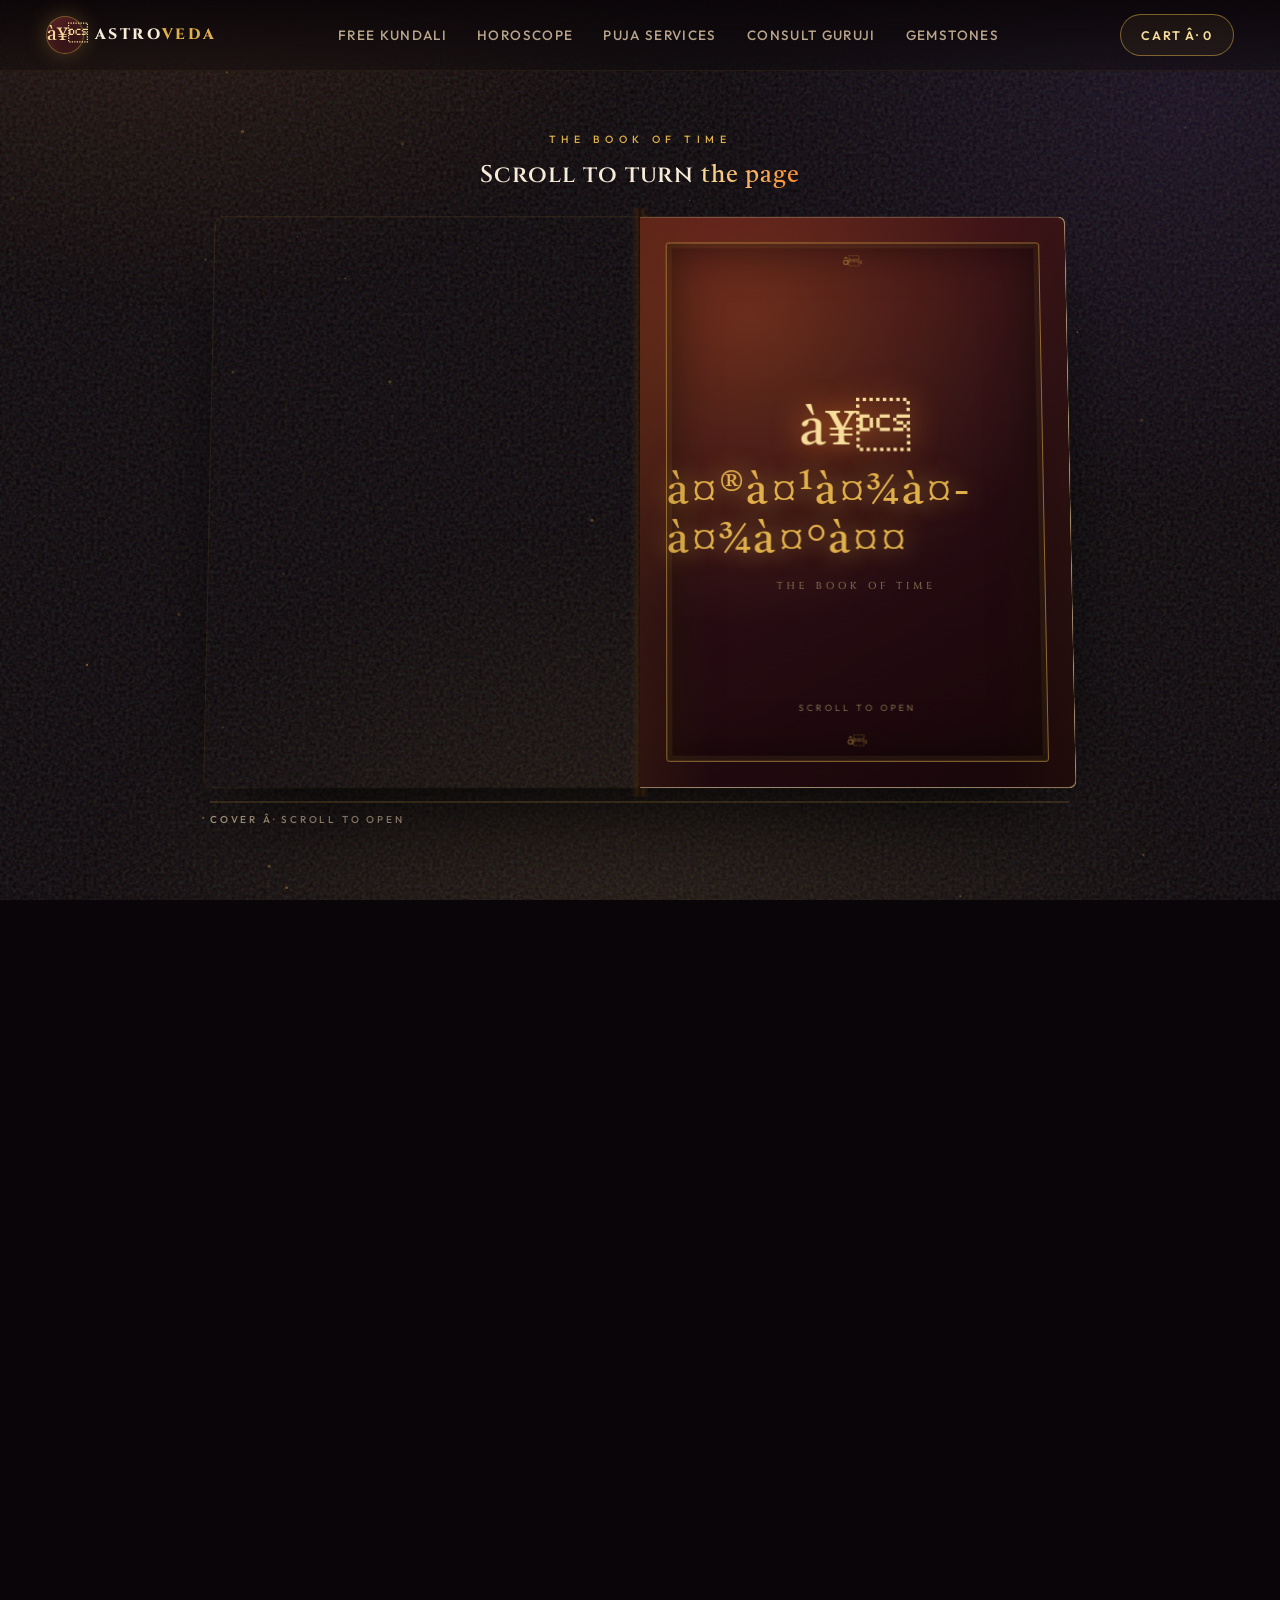
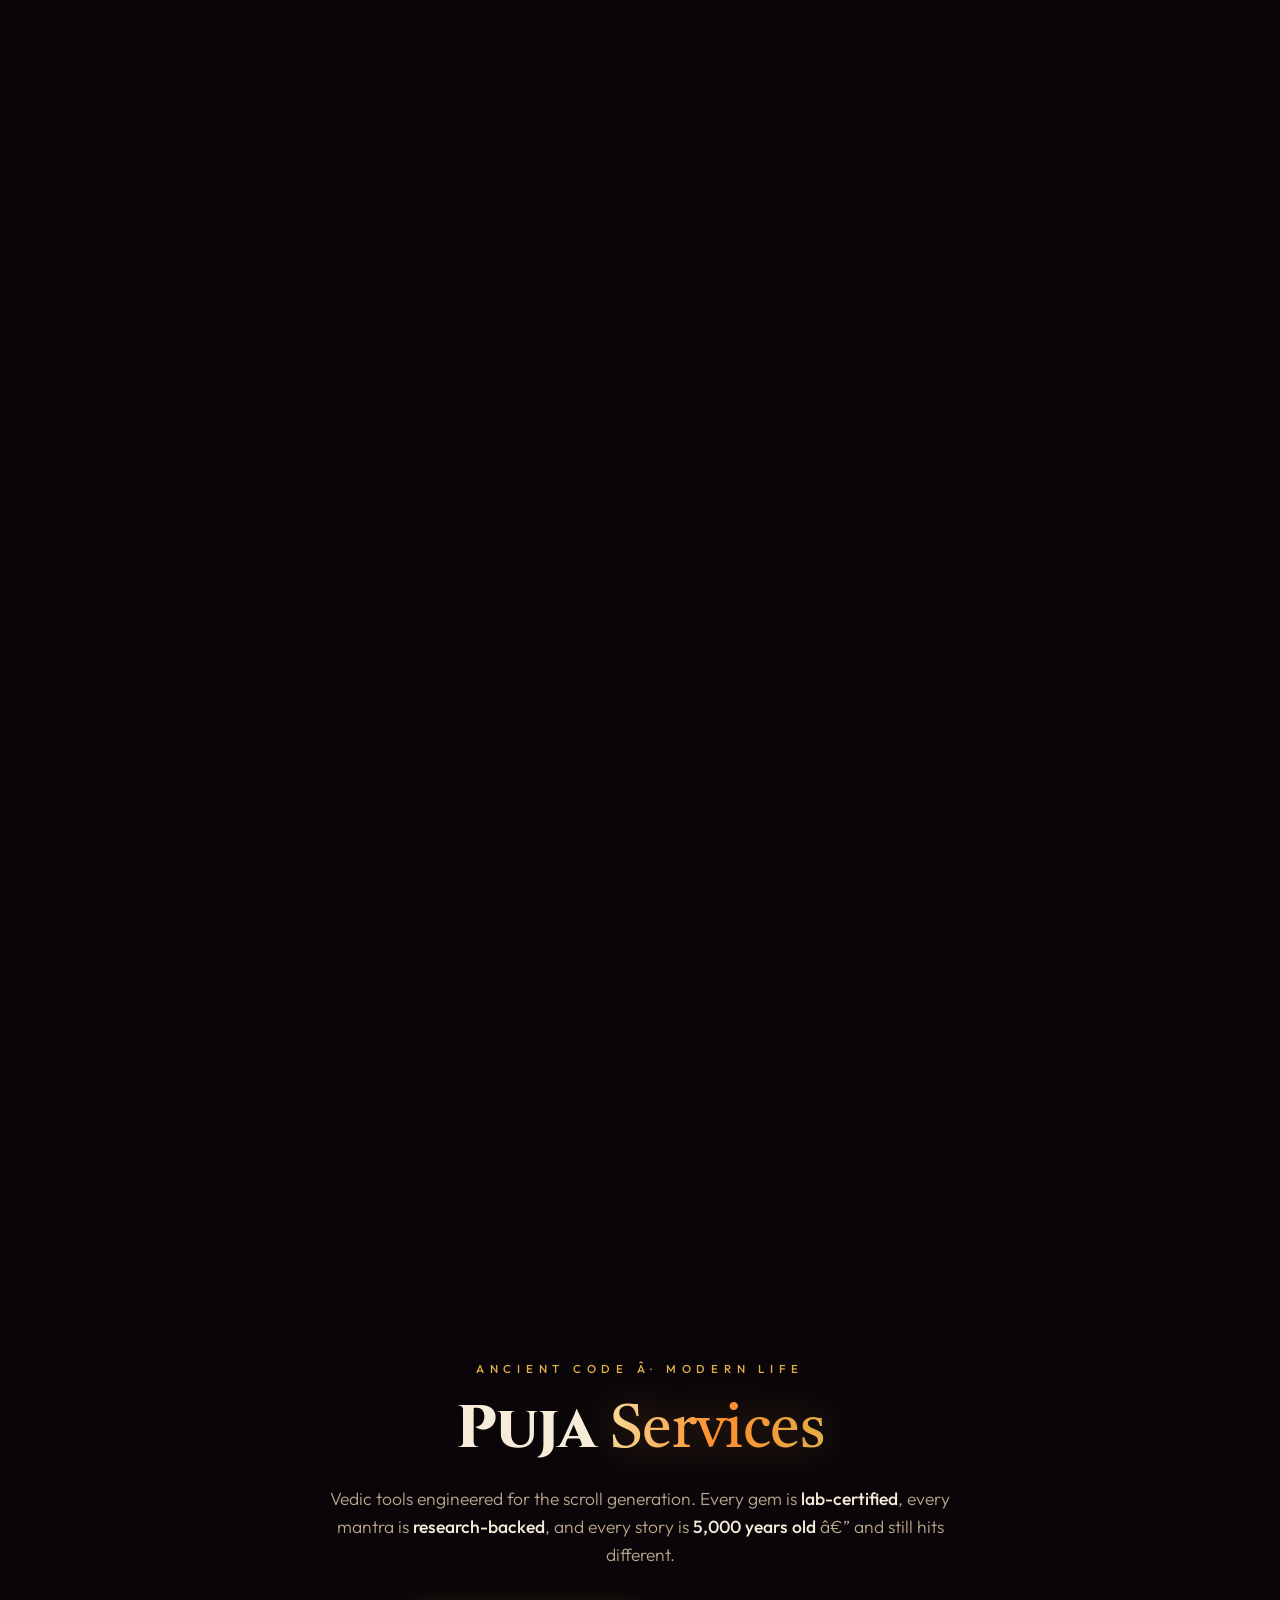
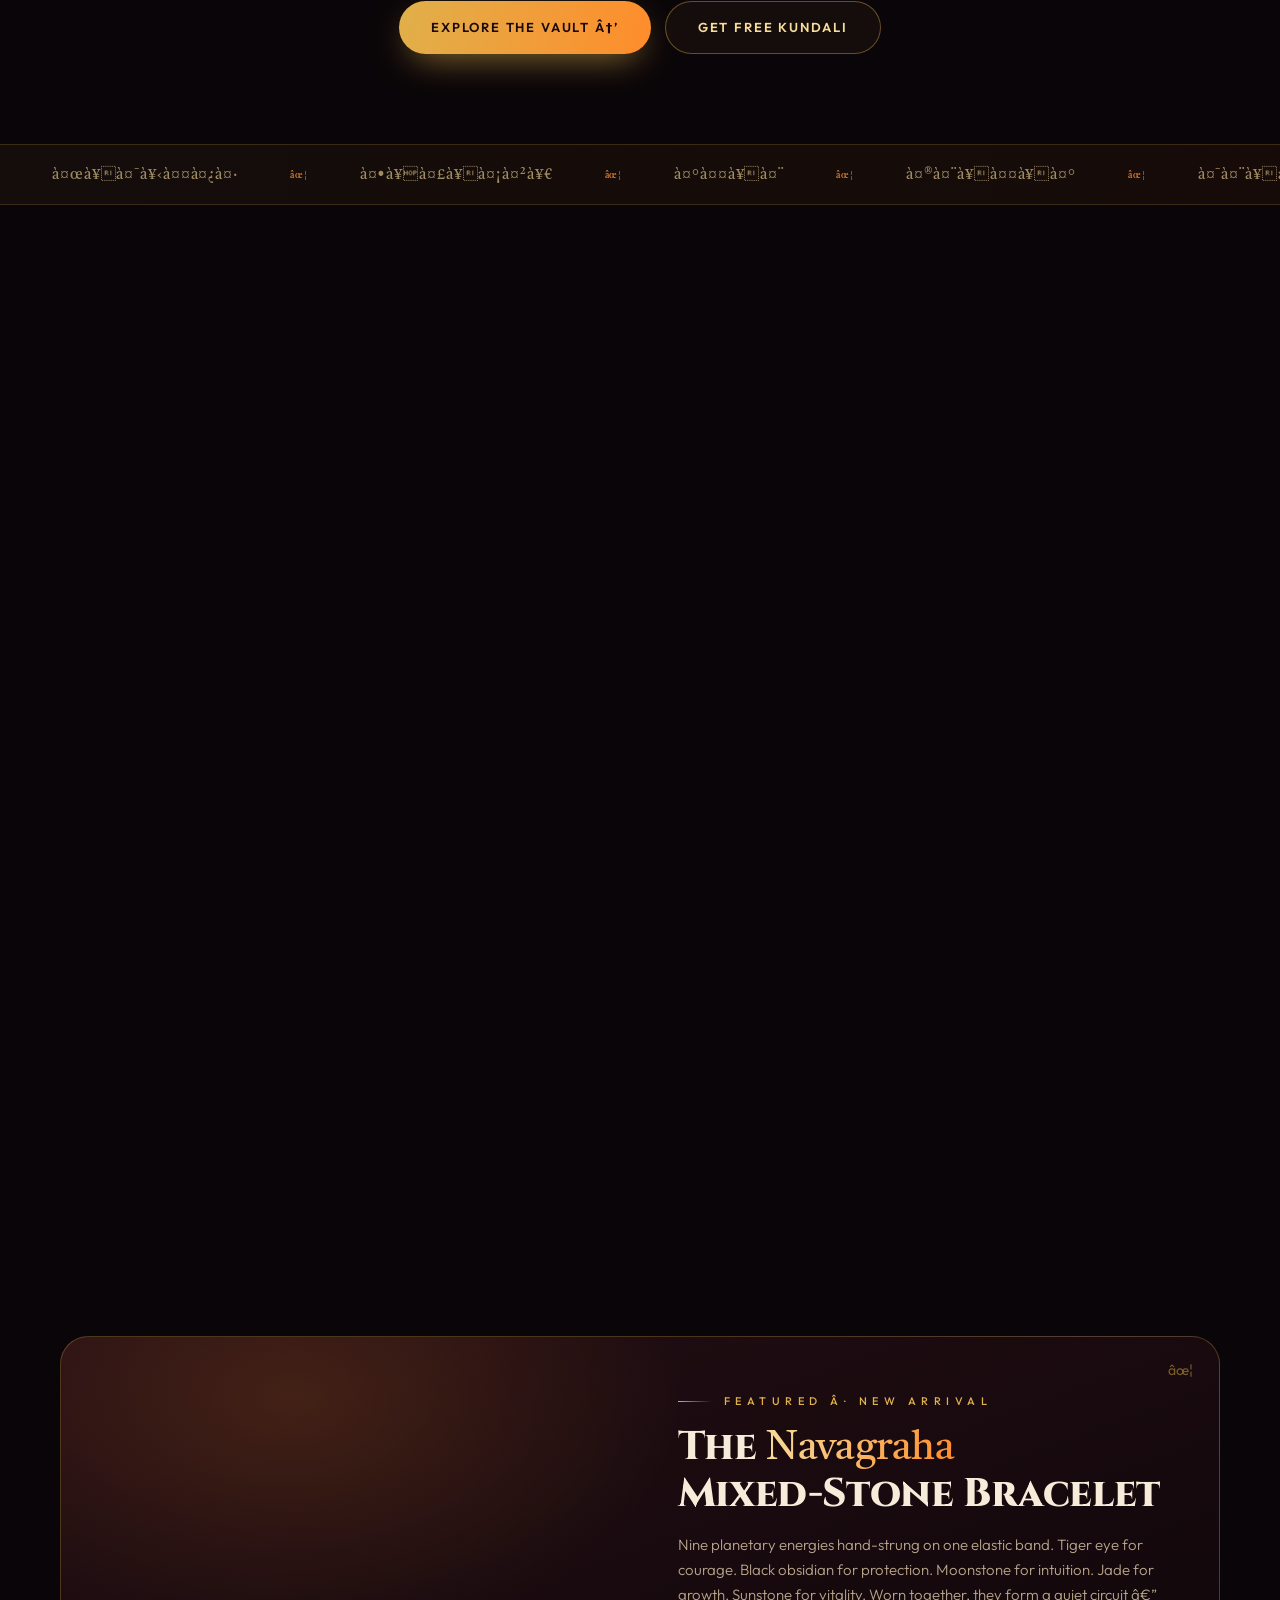
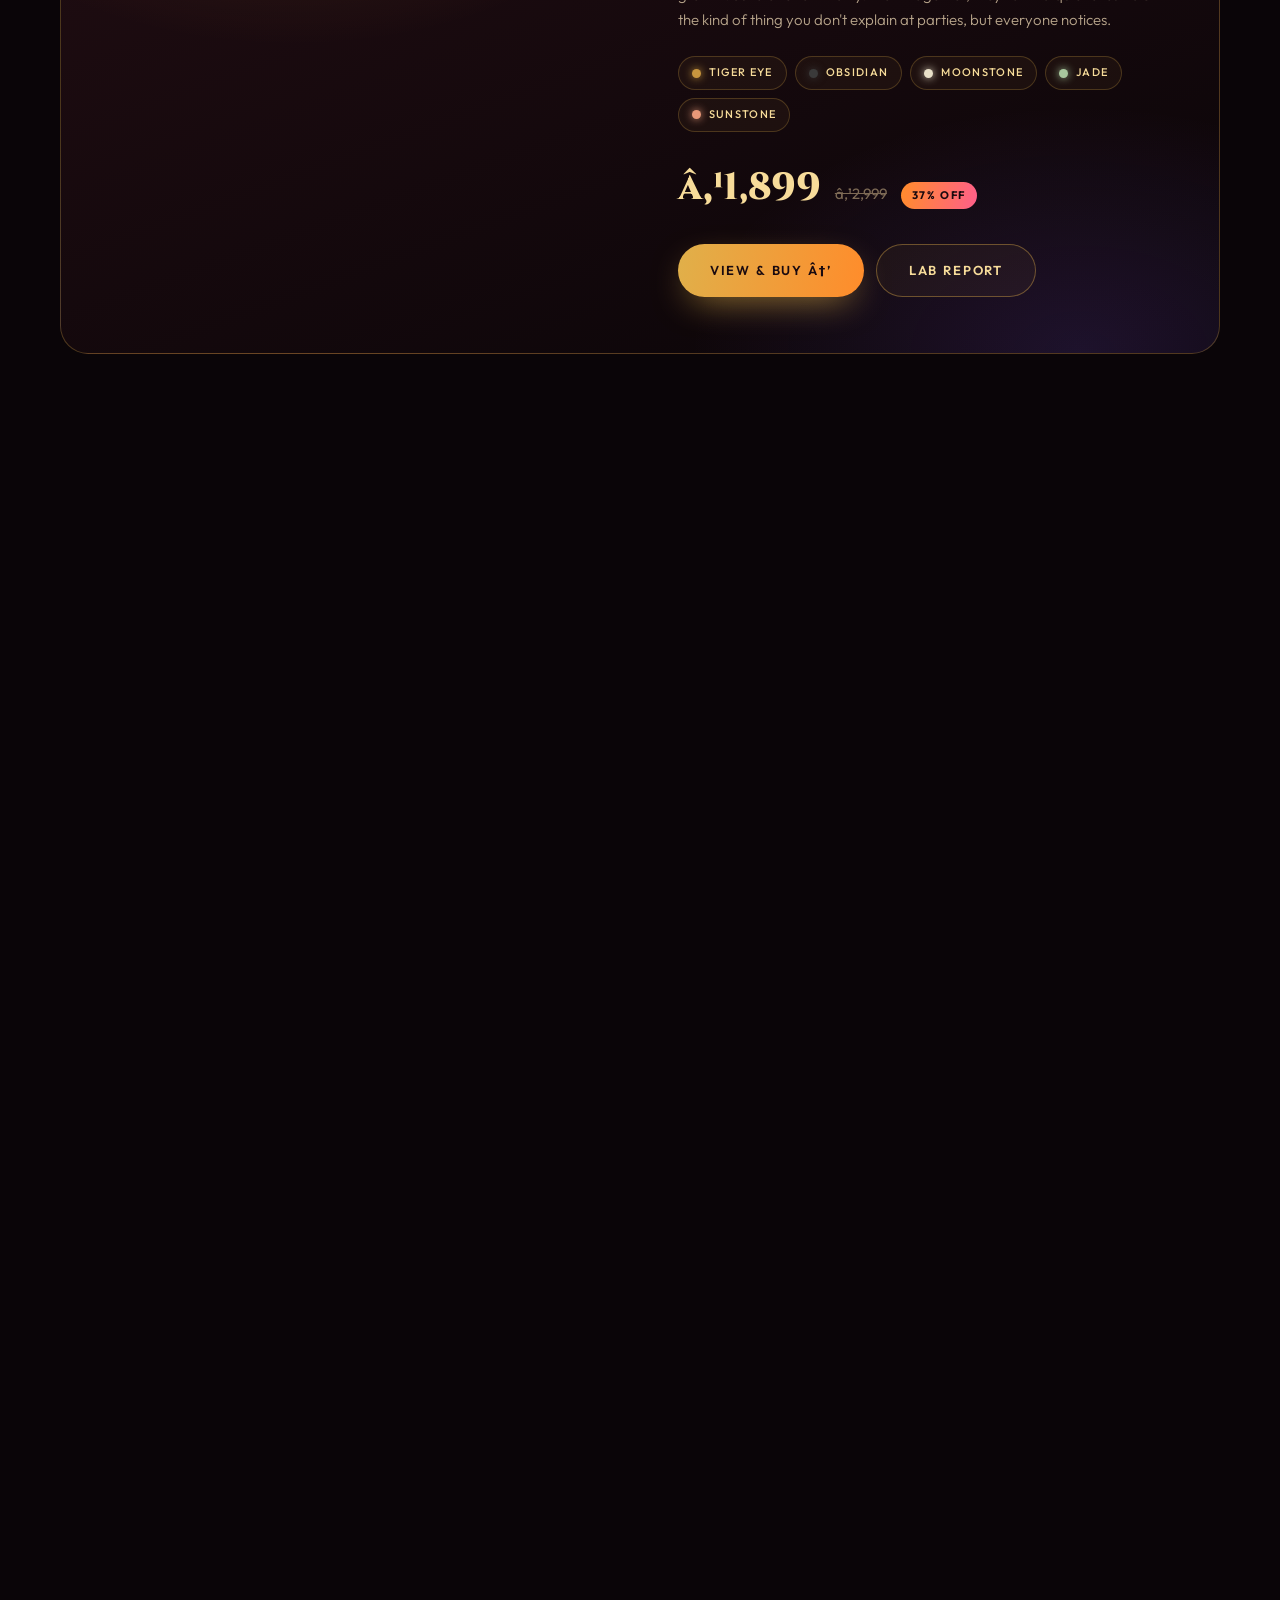
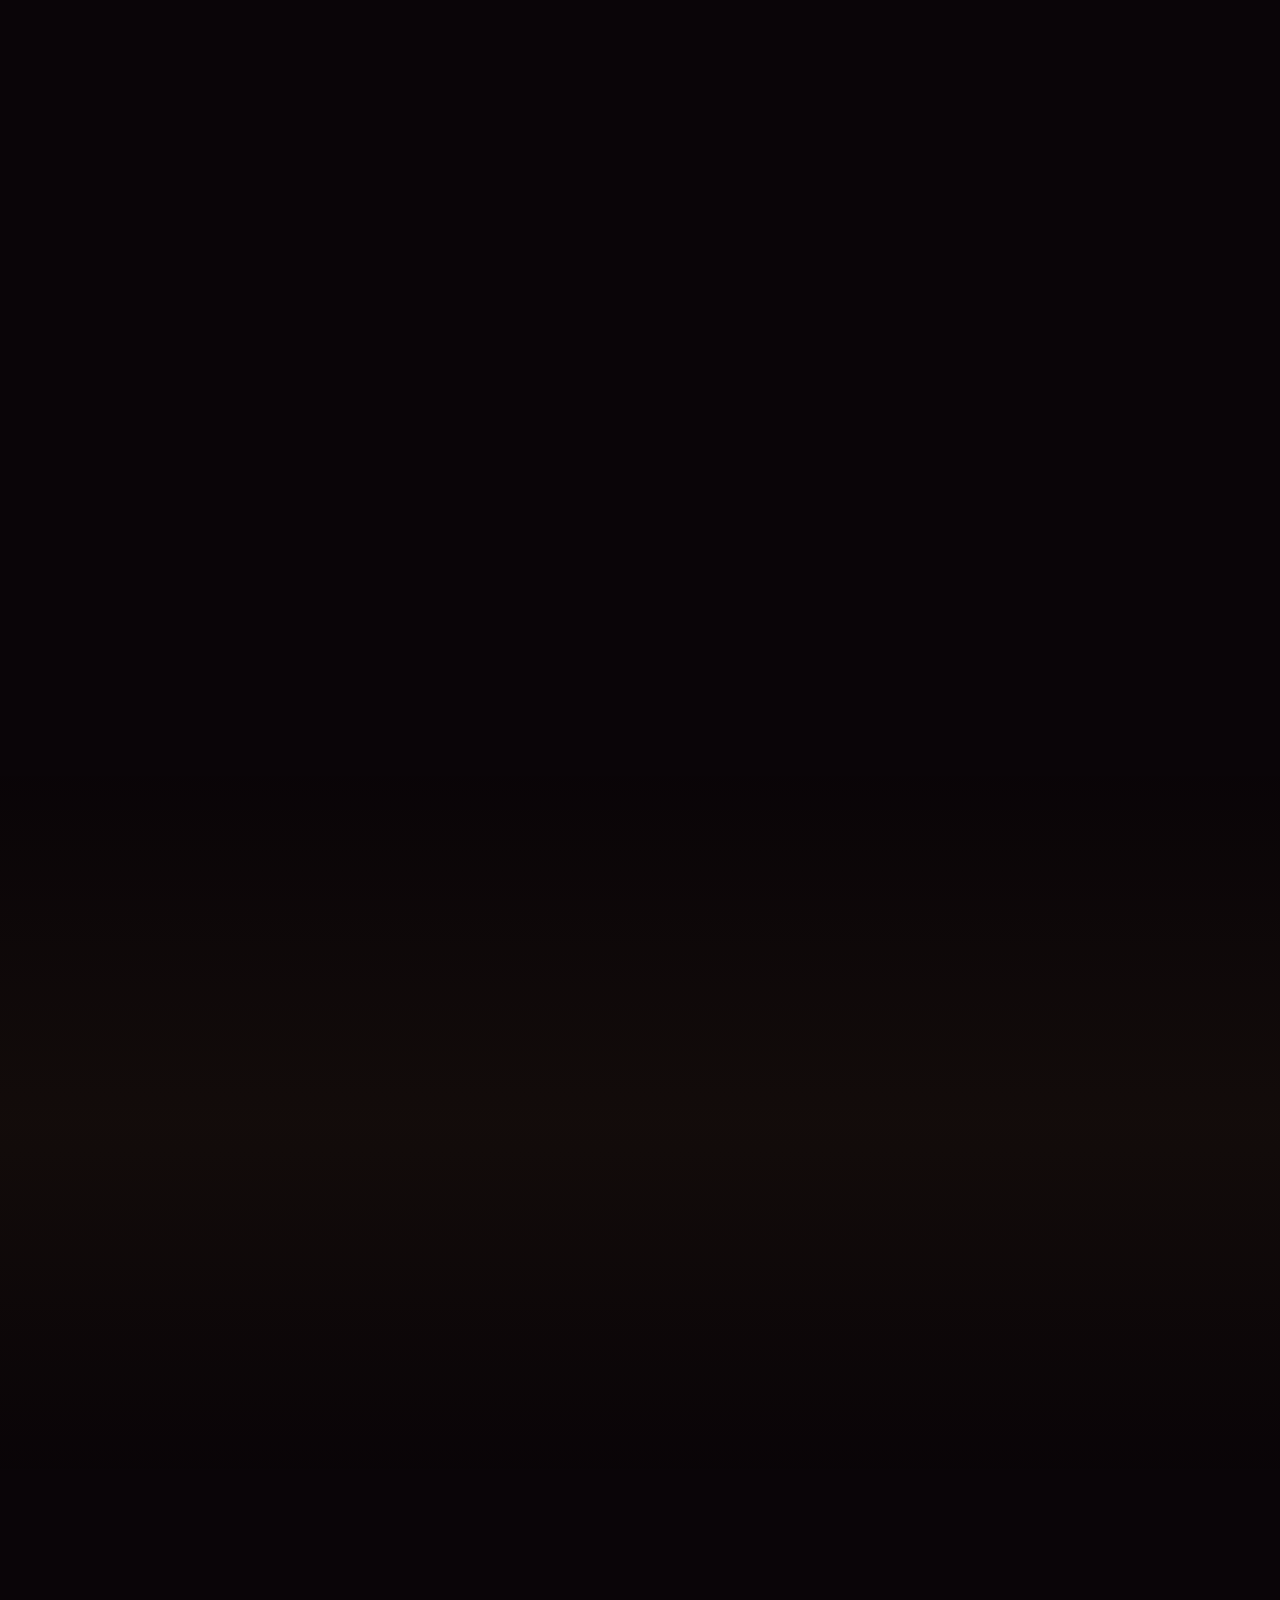
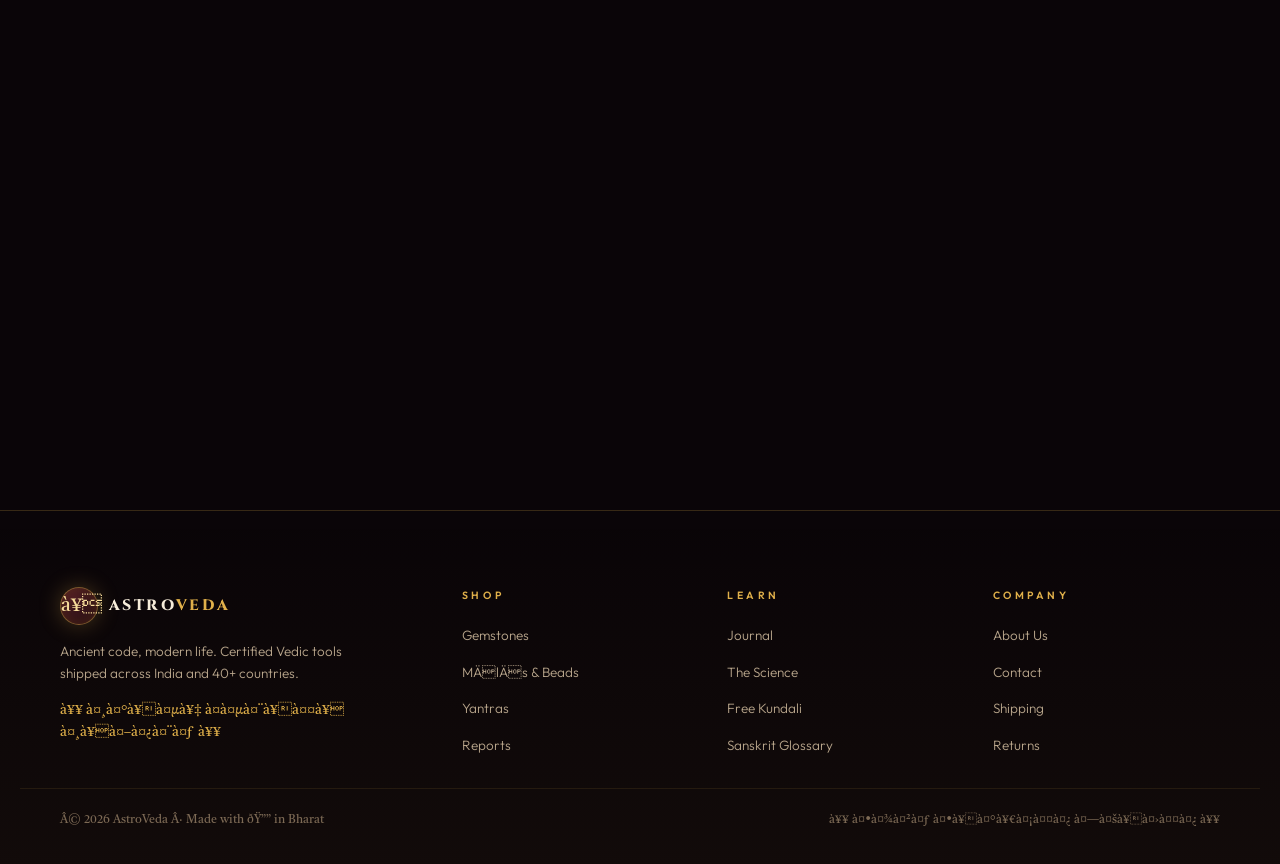
<file: pages/services.html>
<!DOCTYPE html>
<html lang="en">
<head>
<meta charset="UTF-8" />
<meta name="viewport" content="width=device-width, initial-scale=1" />
<title>AstroVeda â€” Ancient Code. Modern Life.</title>
<link rel="preconnect" href="https://fonts.googleapis.com">
<link rel="preconnect" href="https://fonts.gstatic.com" crossorigin>
<link href="https://fonts.googleapis.com/css2?family=Cinzel:wght@400;600;800&family=Tiro+Devanagari+Sanskrit:ital@0;1&family=Outfit:wght@200;300;400;500;600;700;800&display=swap" rel="stylesheet">

<style>
:root{
  --ink:#0a0508; --deep:#12080d; --maroon:#2a0d14;
  --gold:#e0b04a; --gold-lt:#f7dc9a; --saffron:#ff8c2b;
  --cream:#f6ecd9; --muted:#b9a68c;
  --pink:#ff5f8a; --violet:#8b5cf6;
  --line:rgba(224,176,74,.18);
  --serif:'Cinzel', serif;
  --dev:'Tiro Devanagari Sanskrit', serif;
  --sans:'Outfit', system-ui, sans-serif;
}
*{margin:0;padding:0;box-sizing:border-box}
html{-webkit-text-size-adjust:100%;overflow-x:clip}
body{background:var(--ink);color:var(--cream);font-family:var(--sans);overflow-x:clip;line-height:1.6;-webkit-font-smoothing:antialiased}
body.locked{overflow:hidden;height:100vh}
img{max-width:100%;display:block}
a{color:inherit;text-decoration:none}
button{font-family:inherit;border:none;background:none;cursor:pointer;color:inherit}
::selection{background:var(--gold);color:var(--ink)}
::-webkit-scrollbar{width:9px}
::-webkit-scrollbar-track{background:#0a0508}
::-webkit-scrollbar-thumb{background:linear-gradient(var(--gold),var(--saffron));border-radius:9px}

/* ============ AMBIENT ============ */
.bg-fx{position:fixed;inset:0;z-index:0;pointer-events:none;
  background:
    radial-gradient(900px 600px at 12% -5%, rgba(255,140,43,.10), transparent 60%),
    radial-gradient(800px 700px at 92% 12%, rgba(139,92,246,.09), transparent 60%),
    radial-gradient(1000px 800px at 50% 110%, rgba(224,176,74,.10), transparent 60%);}
.bg-grain{position:fixed;inset:0;z-index:1;pointer-events:none;opacity:.32;
  background-image:url("data:image/svg+xml,%3Csvg viewBox='0 0 300 300' xmlns='http://www.w3.org/2000/svg'%3E%3Cfilter id='n'%3E%3CfeTurbulence type='fractalNoise' baseFrequency='.85' numOctaves='3'/%3E%3C/filter%3E%3Crect width='100%25' height='100%25' filter='url(%23n)' opacity='.5'/%3E%3C/svg%3E");}
#dust{position:fixed;inset:0;z-index:2;pointer-events:none;opacity:.75}

/* ============ LOADER ============ */
#loader{position:fixed;inset:0;z-index:9999;display:grid;place-items:center;
  background:radial-gradient(circle at 50% 45%, #1c0a10 0%, #0a0508 65%);
  transition:opacity .9s ease, visibility .9s;}
#loader.done{opacity:0;visibility:hidden}
.loader-inner{display:flex;flex-direction:column;align-items:center;gap:26px;padding:20px}
.chakra-wrap{position:relative;width:min(58vw,250px);aspect-ratio:1}
.chakra-svg{width:100%;height:100%;animation:spin 9s linear infinite;filter:drop-shadow(0 0 26px rgba(224,176,74,.45))}
@keyframes spin{to{transform:rotate(360deg)}}
.ring-outer{fill:none;stroke:var(--gold);stroke-width:2;opacity:.85}
.ring-mid{fill:none;stroke:var(--saffron);stroke-width:1;opacity:.5}
.spoke{stroke:var(--gold);stroke-width:2.4;stroke-linecap:round;opacity:.9}
.hub{fill:none;stroke:var(--gold-lt);stroke-width:2}
.chakra-dot{fill:var(--saffron)}
.om{position:absolute;inset:0;display:grid;place-items:center;font-family:var(--dev);font-size:clamp(38px,9vw,60px);color:var(--gold-lt);
  text-shadow:0 0 34px rgba(255,140,43,.9),0 0 70px rgba(255,140,43,.5);animation:pulseOm 2.4s ease-in-out infinite;}
@keyframes pulseOm{0%,100%{transform:scale(1);opacity:.9}50%{transform:scale(1.08);opacity:1}}
.mantra{font-family:var(--dev);font-size:clamp(14px,3.4vw,19px);letter-spacing:.05em;color:var(--gold-lt);text-align:center;}
.mantra span{display:inline-block;opacity:0;animation:letterIn .5s forwards}
@keyframes letterIn{from{opacity:0;transform:translateY(6px)}to{opacity:1;transform:translateY(0)}}
.loader-bar{width:min(78vw,320px);height:2px;background:rgba(224,176,74,.18);border-radius:99px;overflow:hidden;position:relative;}
.loader-bar span{position:absolute;inset:0 100% 0 0;background:linear-gradient(90deg,var(--saffron),var(--gold-lt));box-shadow:0 0 14px var(--gold);transition:right .25s ease;}
.loader-pct{font-size:12px;letter-spacing:.42em;text-transform:uppercase;color:var(--muted);font-weight:500;}

/* ============ NAV ============ */
.nav{position:fixed;top:0;left:0;right:0;z-index:900;display:flex;align-items:center;justify-content:space-between;gap:18px;
  padding:14px clamp(16px,4vw,46px);backdrop-filter:blur(16px);
  background:linear-gradient(180deg,rgba(10,5,8,.9),rgba(10,5,8,.35));
  border-bottom:1px solid rgba(224,176,74,.12);transform:translateY(-110%);transition:transform .8s cubic-bezier(.2,.8,.2,1);}
.nav.show{transform:translateY(0)}
.brand{display:flex;align-items:center;gap:11px}
.brand-mark{width:38px;height:38px;border-radius:50%;display:grid;place-items:center;font-family:var(--dev);font-size:20px;color:var(--gold-lt);
  background:radial-gradient(circle at 35% 30%,#4a1a22,#1a0a0f);border:1px solid rgba(224,176,74,.45);
  box-shadow:0 0 22px rgba(224,176,74,.28), inset 0 0 14px rgba(255,140,43,.18);}
.brand-name{font-family:var(--serif);font-weight:800;letter-spacing:.16em;font-size:15px;color:var(--cream);}
.brand-name em{color:var(--gold);font-style:normal}
.nav-links{display:flex;gap:30px;list-style:none}
.nav-links a{font-size:13.5px;letter-spacing:.1em;text-transform:uppercase;color:var(--muted);font-weight:500;position:relative;padding-bottom:4px;transition:color .3s;}
.nav-links a::after{content:'';position:absolute;left:0;bottom:0;height:1px;width:0;background:linear-gradient(90deg,var(--gold),var(--saffron));transition:width .35s;}
.nav-links a:hover{color:var(--gold-lt)}
.nav-links a:hover::after{width:100%}
.nav-cta{font-size:12.5px;letter-spacing:.14em;text-transform:uppercase;font-weight:600;padding:10px 20px;border-radius:99px;
  border:1px solid rgba(224,176,74,.5);color:var(--gold-lt);background:rgba(224,176,74,.06);transition:.35s;white-space:nowrap;}
.nav-cta:hover{background:var(--gold);color:#1a0a0f;box-shadow:0 0 26px rgba(224,176,74,.5)}
@media(max-width:900px){.nav-links{display:none}}

/* =========================================================
   BOOK EXPERIENCE
   ========================================================= */
.book-xp{position:relative;z-index:5}
.book-runway{position:relative}
.book-pin{position:sticky;top:0;height:100svh;display:flex;flex-direction:column;align-items:center;justify-content:center;
  gap:clamp(8px,1.8vh,22px);padding:clamp(66px,9vh,100px) 14px clamp(14px,2.4vh,28px);overflow:hidden;}
.book-top{text-align:center;flex-shrink:0}
.book-top .eyebrow{font-size:10.5px;letter-spacing:.52em;text-transform:uppercase;color:var(--gold);font-weight:500;margin-bottom:8px;}
.book-heading{font-family:var(--serif);font-weight:600;font-size:clamp(15px,2.4vw,24px);letter-spacing:.04em;color:var(--cream);}
.book-heading em{font-style:normal;font-family:var(--dev);font-weight:400;
  background:linear-gradient(100deg,var(--gold-lt),var(--saffron));-webkit-background-clip:text;background-clip:text;color:transparent;}
.book-stage{perspective:2600px;perspective-origin:50% 42%;flex:0 1 auto;display:grid;place-items:center;width:100%;min-height:0;}
.book{position:relative;width: min(92vw, 860px, calc((100svh - 270px) * 1.5));aspect-ratio: 3 / 2;
  transform: rotateX(7deg) scale(.94);opacity:0;transition: opacity 1.2s ease, transform 1.2s cubic-bezier(.2,.8,.2,1);}
.book.ready{opacity:1;transform: rotateX(7deg) scale(1);}
@media (max-width: 640px){.book{width:96vw;transform:rotateX(4deg) scale(.94)}.book.ready{transform:rotateX(4deg) scale(1)}}
.book-base{position:absolute;inset:0;z-index:0;border-radius:8px;box-shadow:0 40px 80px -30px rgba(0,0,0,.95), 0 0 0 1px rgba(224,176,74,.14);}
.base-half{position:absolute;top:0;height:100%;width:50%;background:linear-gradient(105deg,#efe2c6,#dcc8a3);box-shadow:inset 0 0 44px rgba(120,80,20,.28);}
.base-right{right:0;border-radius:0 7px 7px 0}
.base-left{left:0;border-radius:7px 0 0 7px;opacity:0;transition:opacity .35s linear}
.base-spine{position:absolute;left:50%;top:-1.5%;bottom:-1.5%;width:18px;transform:translateX(-50%);
  background:linear-gradient(90deg,rgba(0,0,0,0),rgba(70,38,12,.5) 35%,rgba(30,14,4,.62) 50%,rgba(70,38,12,.5) 65%,rgba(0,0,0,0));z-index:2;pointer-events:none;}
.leaves{position:absolute;inset:0;z-index:1;perspective: 2400px;perspective-origin: 50% 45%;}
.leaf{position:absolute;top:0;left:50%;width:50%;height:100%;transform-origin:left center;transform-style:preserve-3d;will-change:transform;}
.leaf-face{position:absolute;inset:0;overflow:hidden;backface-visibility:hidden;-webkit-backface-visibility:hidden;
  background:linear-gradient(105deg,#f7ecd6 0%,#ecdcbd 52%,#ddc9a3 100%);box-shadow:inset 0 0 42px rgba(120,80,20,.22);}
.leaf-face.front{border-radius:0 7px 7px 0}
.leaf-face.back{transform:rotateY(180deg);border-radius:7px 0 0 7px}
.leaf-face::after{content:'';position:absolute;inset:0;pointer-events:none;
  background:linear-gradient(90deg,rgba(90,55,10,.22),transparent 16%,transparent 84%,rgba(90,55,10,.12));}
.page-inner{container-type:inline-size;position:relative;width:100%;height:100%;
  padding:clamp(10px,6.5%,28px) clamp(10px,7%,30px);display:flex;flex-direction:column;overflow:hidden;color:#4b2c08;}
.pg-num{font-family:var(--serif);font-weight:800;font-size:clamp(9px,2.6cqw,13px);letter-spacing:.34em;color:rgba(150,105,35,.72);margin-bottom:clamp(3px,.8cqw,7px);}
.pg-sanskrit{font-family:var(--dev);font-size:clamp(11px,3.4cqw,18px);color:#8a5410;letter-spacing:.05em;line-height:1.3;margin-bottom:clamp(2px,.5cqw,5px);}
.pg-title{font-family:var(--serif);font-weight:800;font-size:clamp(12px,4.4cqw,22px);line-height:1.18;color:#3d2205;letter-spacing:-.005em;margin-bottom:clamp(2px,.6cqw,6px);}
.pg-sub{font-size:clamp(8px,2.1cqw,10.5px);letter-spacing:.16em;text-transform:uppercase;color:rgba(140,95,30,.85);font-weight:500;margin-bottom:clamp(5px,1.4cqw,11px);}
.pg-rule{height:1px;width:62%;margin-bottom:clamp(6px,1.8cqw,14px);background:linear-gradient(90deg,rgba(150,105,35,.65),rgba(150,105,35,.05));}
.pg-text{font-size:clamp(8.5px,2.55cqw,13px);line-height:1.66;color:#5b3a12;font-weight:300;flex:1;overflow:hidden;}
.pg-hook{margin-top:clamp(5px,1.5cqw,12px);font-family:var(--serif);font-weight:600;font-size:clamp(8px,2.35cqw,12px);line-height:1.45;color:#8a4a0c;
  border-left:2px solid rgba(224,176,74,.7);padding-left:clamp(5px,1.4cqw,11px);font-style:italic;}
.pg-orn{position:absolute;bottom:clamp(4px,1.4cqw,10px);left:50%;transform:translateX(-50%);font-family:var(--dev);font-size:clamp(9px,2.4cqw,13px);color:rgba(150,105,35,.45);}
.page-right-inner{align-items:center;justify-content:center;gap:clamp(3px,1cqw,8px);text-align:center;}
.pg-art{width:min(78%,320px);aspect-ratio:1;display:grid;place-items:center;flex-shrink:1;}
.pg-art svg{width:100%;height:100%;overflow:visible}
.pg-name{font-family:var(--serif);font-weight:600;font-size:clamp(10px,3cqw,16px);letter-spacing:.22em;text-transform:uppercase;color:#6b3d0c;}
.pg-name-rule{width:44px;height:1px;background:rgba(150,105,35,.55);}
.cover-page{width:100%;height:100%;
  background:radial-gradient(circle at 26% 18%, rgba(255,140,43,.24), transparent 55%),linear-gradient(150deg,#4a1219 0%,#2a0d14 45%,#170609 100%);
  display:grid;place-items:center;padding:6%;}
.cover-frame{width:100%;height:100%;border:1px solid rgba(224,176,74,.6);border-radius:3px;
  box-shadow:inset 0 0 0 5px rgba(224,176,74,.08), inset 0 0 50px rgba(0,0,0,.6);
  display:flex;flex-direction:column;align-items:center;justify-content:center;gap:clamp(4px,1.4cqw,12px);position:relative;}
.cover-frame::before,.cover-frame::after{content:'â‹';position:absolute;left:50%;transform:translateX(-50%);color:rgba(224,176,74,.55);font-size:clamp(7px,1.6cqw,11px);}
.cover-frame::before{top:10px}.cover-frame::after{bottom:10px}
.cover-om{font-family:var(--dev);font-size:clamp(24px,9cqw,54px);color:var(--gold-lt);text-shadow:0 0 30px rgba(255,140,43,.9);line-height:1;}
.cover-title{font-family:var(--dev);font-size:clamp(18px,7.5cqw,44px);color:var(--gold);letter-spacing:.05em;line-height:1.1;text-shadow:0 0 24px rgba(224,176,74,.65);}
.cover-sub{font-family:var(--serif);font-size:clamp(6px,1.7cqw,10px);letter-spacing:.4em;text-transform:uppercase;color:rgba(247,220,154,.62);}
.cover-hint{position:absolute;bottom:clamp(18px,6cqw,44px);font-size:clamp(6px,1.5cqw,9px);letter-spacing:.34em;text-transform:uppercase;color:rgba(247,220,154,.45);animation:hintPulse 2.4s ease-in-out infinite;}
@keyframes hintPulse{0%,100%{opacity:.35}50%{opacity:.9}}
.back-cover{width:100%;height:100%;background:linear-gradient(255deg,#efe0c2,#dcc8a3);display:flex;flex-direction:column;align-items:center;justify-content:center;gap:clamp(5px,2cqw,14px);text-align:center;padding:8%;}
.bc-om{font-family:var(--dev);font-size:clamp(20px,7cqw,40px);color:#a8701c;}
.bc-line{font-family:var(--dev);font-size:clamp(10px,3.2cqw,17px);color:#6b3d0c;}
.bc-sub{font-size:clamp(7px,1.9cqw,10px);letter-spacing:.24em;text-transform:uppercase;color:rgba(120,80,25,.7);}
.book-foot{width:min(92vw, 860px);display:flex;flex-direction:column;gap:9px;flex-shrink:0;}
.book-progress{height:2px;border-radius:99px;background:rgba(224,176,74,.16);position:relative;overflow:hidden;}
.book-progress span{position:absolute;inset:0 100% 0 0;background:linear-gradient(90deg,var(--saffron),var(--gold-lt));box-shadow:0 0 12px rgba(224,176,74,.8);}
.book-meta{display:flex;justify-content:space-between;gap:14px;font-size:10px;letter-spacing:.28em;text-transform:uppercase;color:var(--muted);font-weight:500;}
.book-meta b{color:var(--gold-lt);font-weight:600}

/* =========================================================
   SPIRAL BRACELET
   ========================================================= */
#braceletTracker{
  position:fixed;inset:0;
  z-index:50;
  pointer-events:none;
  display:grid;place-items:center;
  opacity:0;
  transition:opacity .2s linear;
}
#braceletTracker.on{opacity:1}
.bracelet-fixed{
  width:min(46vw,340px);
  aspect-ratio:1;
  will-change:transform,opacity;
  filter:drop-shadow(0 30px 50px rgba(0,0,0,.55)) drop-shadow(0 0 40px rgba(224,176,74,.4));
}
.bracelet-fixed svg{width:100%;height:100%;display:block;overflow:visible}

/* ============ INTRO ============ */
.intro{position:relative;z-index:5;text-align:center;padding:clamp(70px,10vw,140px) 20px clamp(50px,7vw,90px);}
.intro .eyebrow{font-size:11.5px;letter-spacing:.5em;text-transform:uppercase;color:var(--gold);font-weight:500;margin-bottom:18px;}
.intro h1{font-family:var(--serif);font-weight:800;font-size:clamp(26px,6vw,60px);line-height:1.1;letter-spacing:-.01em;margin-bottom:20px;max-width:900px;margin-inline:auto;}
.intro h1 em{font-style:normal;font-family:var(--dev);font-weight:400;
  background:linear-gradient(100deg,var(--gold-lt),var(--saffron),var(--gold));-webkit-background-clip:text;background-clip:text;color:transparent;
  filter:drop-shadow(0 0 22px rgba(224,176,74,.35));}
.lede{font-size:clamp(14px,2.2vw,17.5px);color:var(--muted);max-width:620px;margin:0 auto 32px;font-weight:300;}
.lede b{color:var(--cream);font-weight:500}
.hero-actions{display:flex;gap:14px;justify-content:center;flex-wrap:wrap}
.btn{display:inline-flex;align-items:center;gap:9px;padding:15px 32px;border-radius:99px;
  font-size:13px;font-weight:600;letter-spacing:.14em;text-transform:uppercase;transition:.4s cubic-bezier(.2,.8,.2,1);position:relative;}
.btn-gold{background:linear-gradient(100deg,var(--gold),var(--saffron));color:#1a0a0f;box-shadow:0 12px 36px -12px rgba(224,176,74,.75);}
.btn-gold:hover{transform:translateY(-3px);box-shadow:0 20px 50px -12px rgba(255,140,43,.85)}
.btn-ghost{border:1px solid rgba(224,176,74,.4);color:var(--gold-lt);background:rgba(224,176,74,.05);}
.btn-ghost:hover{background:rgba(224,176,74,.14);transform:translateY(-3px)}

/* ============ MARQUEE ============ */
.marquee{position:relative;z-index:5;border-top:1px solid var(--line);border-bottom:1px solid var(--line);
  background:linear-gradient(90deg,rgba(224,176,74,.05),rgba(255,140,43,.05));padding:16px 0;overflow:hidden;white-space:nowrap;}
.marquee-track{display:inline-flex;gap:52px;animation:marq 34s linear infinite;padding-left:52px}
@keyframes marq{to{transform:translateX(-50%)}}
.marquee span{font-family:var(--dev);font-size:15px;color:rgba(247,220,154,.62);letter-spacing:.06em;display:inline-flex;align-items:center;gap:52px;}
.marquee span::after{content:'âœ¦';color:var(--saffron);font-size:9px}

/* ============ SECTION SHELL ============ */
section{position:relative;z-index:5}
.wrap{max-width:1240px;margin:0 auto;padding:clamp(64px,9vw,130px) clamp(16px,4vw,40px)}
.sec-head{max-width:760px;margin-bottom:clamp(38px,5vw,64px)}
.kicker{font-size:11px;letter-spacing:.5em;text-transform:uppercase;color:var(--gold);font-weight:500;margin-bottom:14px;display:flex;align-items:center;gap:12px;}
.kicker::before{content:'';width:34px;height:1px;background:linear-gradient(90deg,var(--gold),transparent)}
.sec-head h2{font-family:var(--serif);font-weight:800;font-size:clamp(24px,4.6vw,46px);line-height:1.14;letter-spacing:-.01em;}
.sec-head h2 em{font-style:normal;font-family:var(--dev);font-weight:400;
  background:linear-gradient(100deg,var(--gold-lt),var(--saffron));-webkit-background-clip:text;background-clip:text;color:transparent;}
.sec-head p{color:var(--muted);font-weight:300;margin-top:16px;font-size:clamp(13.5px,2vw,16px);max-width:620px}
.reveal{opacity:0;transform:translateY(38px);transition:opacity 1s ease,transform 1s cubic-bezier(.2,.8,.2,1)}
.reveal.in{opacity:1;transform:none}

/* ============ COUNCIL ============ */
.council-grid{display:grid;grid-template-columns:repeat(auto-fit,minmax(290px,1fr));gap:22px}
.voice{position:relative;border:1px solid var(--line);border-radius:22px;padding:30px 26px 28px;
  background:linear-gradient(165deg,rgba(38,15,21,.85),rgba(12,6,9,.92));overflow:hidden;transition:.5s cubic-bezier(.2,.8,.2,1);}
.voice::before{content:'';position:absolute;top:-60px;right:-60px;width:190px;height:190px;border-radius:50%;background:radial-gradient(circle,var(--glow),transparent 68%);opacity:.5;transition:.5s;}
.voice:hover{transform:translateY(-9px);border-color:rgba(224,176,74,.45);box-shadow:0 34px 70px -34px rgba(224,176,74,.4)}
.voice:hover::before{opacity:.9;transform:scale(1.15)}
.voice[data-c="pandit"]{--glow:rgba(255,140,43,.32)}
.voice[data-c="sci"]{--glow:rgba(96,165,250,.28)}
.voice[data-c="genz"]{--glow:rgba(255,95,138,.30)}
.avatar{width:96px;height:96px;border-radius:50%;margin-bottom:18px;position:relative;
  background:radial-gradient(circle at 35% 28%,rgba(255,255,255,.16),rgba(0,0,0,.5));
  border:1px solid rgba(224,176,74,.3);display:grid;place-items:center;box-shadow:0 0 0 6px rgba(224,176,74,.05);}
.avatar svg{width:100%;height:100%;border-radius:50%}
.voice-role{font-size:10px;letter-spacing:.4em;text-transform:uppercase;color:var(--saffron);font-weight:600;margin-bottom:7px;}
.voice-name{font-family:var(--serif);font-weight:600;font-size:19px;margin-bottom:4px}
.voice-handle{font-size:12px;color:var(--muted);margin-bottom:20px;font-weight:300}
.bubble{position:relative;border-radius:16px;padding:20px 18px;font-size:14.5px;line-height:1.68;
  background:rgba(255,255,255,.035);border:1px solid rgba(255,255,255,.07);color:#e8dcc8;font-weight:300;}
.bubble::before{content:'';position:absolute;top:-8px;left:26px;width:15px;height:15px;transform:rotate(45deg);
  background:rgba(255,255,255,.035);border-left:1px solid rgba(255,255,255,.07);border-top:1px solid rgba(255,255,255,.07);}
.bubble b{color:var(--gold-lt);font-weight:600}
.bubble i{color:var(--pink);font-style:normal;font-weight:500}
.voice-tags{display:flex;flex-wrap:wrap;gap:7px;margin-top:18px}
.tag{font-size:10.5px;letter-spacing:.1em;text-transform:uppercase;padding:6px 12px;border-radius:99px;font-weight:500;
  border:1px solid rgba(224,176,74,.28);color:var(--gold-lt);background:rgba(224,176,74,.06);}
.voice[data-c="sci"] .tag{border-color:rgba(96,165,250,.32);color:#a8cdfb;background:rgba(96,165,250,.07)}
.voice[data-c="genz"] .tag{border-color:rgba(255,95,138,.32);color:#ffa6c0;background:rgba(255,95,138,.07)}

/* =========================================================
   FEATURED PRODUCT (bracelet landing zone)
   ========================================================= */
#shop .wrap{padding-top:clamp(50px,7vw,90px)}
.featured{
  display:grid;
  grid-template-columns: 1.05fr 1fr;
  gap:clamp(24px,4vw,56px);
  align-items:center;
  border:1px solid rgba(224,176,74,.28);
  border-radius:28px;
  padding:clamp(26px,4vw,54px);
  margin-bottom:clamp(56px,8vw,110px);
  background:
    radial-gradient(600px 380px at 20% 10%, rgba(255,140,43,.16), transparent 65%),
    radial-gradient(600px 380px at 88% 100%, rgba(139,92,246,.15), transparent 65%),
    linear-gradient(160deg, rgba(38,15,21,.92), rgba(10,5,8,.96));
  position:relative;
  overflow:hidden;
}
.featured::before{
  content:'âœ¦';position:absolute;top:22px;right:26px;color:rgba(224,176,74,.5);font-size:14px;
  animation:hintPulse 3s ease-in-out infinite;
}
.featured-visual{
  position:relative;
  aspect-ratio:1;
  display:grid;place-items:center;
  width:100%;
}
.bracelet-slot{
  width:min(100%,440px);
  aspect-ratio:1;
  position:relative;
  display:grid;place-items:center;
  opacity:0;
  transition:opacity .15s linear;
}
.bracelet-slot svg{
  width:100%;height:100%;display:block;overflow:visible;
  filter:drop-shadow(0 22px 40px rgba(0,0,0,.55)) drop-shadow(0 0 34px rgba(224,176,74,.45));
}
.bracelet-slot::before{
  content:'';position:absolute;inset:-6%;
  border-radius:50%;
  background:radial-gradient(circle,rgba(224,176,74,.22),transparent 62%);
  pointer-events:none;
  animation:pulseSlot 4s ease-in-out infinite;
}
@keyframes pulseSlot{0%,100%{transform:scale(.96);opacity:.55}50%{transform:scale(1.04);opacity:1}}

.featured-info .kicker{margin-bottom:14px}
.featured-info .kicker::before{background:linear-gradient(90deg,var(--gold),transparent)}
.featured-info h2{
  font-family:var(--serif);font-weight:800;
  font-size:clamp(24px,3.6vw,40px);line-height:1.14;letter-spacing:-.01em;
  margin-bottom:14px;
}
.featured-info h2 em{
  font-style:normal;font-family:var(--dev);font-weight:400;
  background:linear-gradient(100deg,var(--gold-lt),var(--saffron));
  -webkit-background-clip:text;background-clip:text;color:transparent;
}
.featured-info p.desc{color:var(--muted);font-weight:300;font-size:15px;line-height:1.68;margin-bottom:24px;max-width:520px}
.featured-info .bead-legend{
  display:flex;flex-wrap:wrap;gap:8px;margin-bottom:26px;
}
.bead-legend span{
  display:inline-flex;align-items:center;gap:8px;
  font-size:11px;letter-spacing:.12em;text-transform:uppercase;
  padding:7px 13px;border-radius:99px;font-weight:500;
  border:1px solid rgba(224,176,74,.24);color:var(--gold-lt);
  background:rgba(224,176,74,.05);
}
.bead-legend i{width:9px;height:9px;border-radius:50%;display:block;box-shadow:0 0 8px currentColor}
.featured-price{
  display:flex;align-items:baseline;gap:14px;margin-bottom:26px;
}
.featured-price .now{font-family:var(--serif);font-weight:800;font-size:clamp(28px,3.4vw,38px);color:var(--gold-lt)}
.featured-price .was{font-size:15px;color:#7d6a55;text-decoration:line-through}
.featured-price .off{
  font-size:11px;letter-spacing:.14em;text-transform:uppercase;font-weight:700;
  padding:5px 11px;border-radius:99px;
  background:linear-gradient(100deg,var(--saffron),var(--pink));color:#1a0a0f;
}
.featured-actions{display:flex;gap:12px;flex-wrap:wrap}
@media (max-width: 820px){
  .featured{grid-template-columns:1fr;padding:clamp(20px,5vw,32px);gap:18px}
  .bracelet-slot{width:min(92%,320px)}
}

/* ============ PRODUCTS ============ */
.filters{display:flex;gap:10px;flex-wrap:wrap;margin-bottom:36px}
.chip{font-size:12px;letter-spacing:.13em;text-transform:uppercase;font-weight:500;padding:9px 20px;border-radius:99px;color:var(--muted);
  border:1px solid rgba(224,176,74,.16);transition:.35s;}
.chip:hover{color:var(--gold-lt);border-color:rgba(224,176,74,.45)}
.chip.active{background:linear-gradient(100deg,var(--gold),var(--saffron));color:#1a0a0f;border-color:transparent;font-weight:700}
.product-grid{display:grid;grid-template-columns:repeat(auto-fill,minmax(258px,1fr));gap:22px}
.card{position:relative;display:flex;flex-direction:column;border:1px solid var(--line);border-radius:20px;overflow:hidden;
  background:linear-gradient(170deg,rgba(36,14,20,.9),rgba(10,5,8,.95));transition:.5s cubic-bezier(.2,.8,.2,1);}
.card:hover{transform:translateY(-9px);border-color:rgba(224,176,74,.5);box-shadow:0 36px 70px -34px rgba(224,176,74,.45)}
.card-top{position:relative;padding:32px 20px 22px;display:grid;place-items:center;
  background:radial-gradient(circle at 50% 30%,rgba(224,176,74,.12),transparent 66%);border-bottom:1px solid rgba(224,176,74,.1);}
.badge{position:absolute;top:14px;left:14px;font-size:9.5px;letter-spacing:.16em;text-transform:uppercase;font-weight:700;padding:5px 11px;border-radius:99px;}
.badge.hot{background:linear-gradient(100deg,var(--saffron),var(--pink));color:#1a0a0f}
.badge.new{background:rgba(96,165,250,.16);color:#a8cdfb;border:1px solid rgba(96,165,250,.35)}
.badge.lab{background:rgba(52,211,153,.14);color:#7ee2b8;border:1px solid rgba(52,211,153,.32)}
.gem{width:118px;height:118px;border-radius:50%;position:relative;display:grid;place-items:center;font-family:var(--dev);font-size:40px;color:#ffeab5;
  background:radial-gradient(circle at 33% 27%,rgba(255,232,170,.55),rgba(255,140,43,.20) 46%,rgba(0,0,0,0) 72%);text-shadow:0 0 26px rgba(255,180,80,.9);}
.gem::before{content:'';position:absolute;inset:0;border-radius:50%;border:1px dashed rgba(224,176,74,.42);animation:spin 22s linear infinite;}
.gem::after{content:'';position:absolute;inset:14px;border-radius:50%;border:1px solid rgba(224,176,74,.18);animation:spin 14s linear infinite reverse;}
.card-body{padding:20px 20px 22px;display:flex;flex-direction:column;flex:1;gap:9px}
.card-cat{font-size:9.5px;letter-spacing:.34em;text-transform:uppercase;color:var(--saffron);font-weight:600}
.card-title{font-family:var(--serif);font-weight:600;font-size:18px;line-height:1.28}
.card-desc{font-size:13px;color:var(--muted);font-weight:300;line-height:1.62;flex:1}
.card-meta{display:flex;align-items:baseline;gap:9px;margin-top:4px}
.price{font-family:var(--serif);font-weight:800;font-size:21px;color:var(--gold-lt)}
.price-old{font-size:13px;color:#7d6a55;text-decoration:line-through}
.save{font-size:10.5px;color:#7ee2b8;font-weight:600;letter-spacing:.06em}
.buy{margin-top:14px;display:flex;align-items:center;justify-content:center;gap:9px;padding:13px 18px;border-radius:99px;
  font-size:11.5px;font-weight:700;letter-spacing:.16em;text-transform:uppercase;
  border:1px solid rgba(224,176,74,.42);color:var(--gold-lt);background:rgba(224,176,74,.05);transition:.4s;}
.buy svg{transition:transform .4s}
.buy:hover{background:linear-gradient(100deg,var(--gold),var(--saffron));color:#1a0a0f;border-color:transparent;box-shadow:0 14px 34px -12px rgba(255,140,43,.8)}
.buy:hover svg{transform:translateX(4px)}

/* ============ RECEIPTS ============ */
.receipts{background:linear-gradient(180deg,transparent,rgba(224,176,74,.045),transparent)}
.receipt-grid{display:grid;grid-template-columns:repeat(auto-fit,minmax(240px,1fr));gap:20px}
.receipt{border:1px solid var(--line);border-radius:18px;padding:26px 24px;background:rgba(255,255,255,.018);transition:.45s;}
.receipt:hover{background:rgba(224,176,74,.05);transform:translateY(-6px);border-color:rgba(224,176,74,.4)}
.receipt-num{font-family:var(--serif);font-weight:800;font-size:34px;
  background:linear-gradient(100deg,var(--gold-lt),var(--saffron));-webkit-background-clip:text;background-clip:text;color:transparent;margin-bottom:8px;}
.receipt h4{font-size:15px;font-weight:600;margin-bottom:9px}
.receipt p{font-size:13px;color:var(--muted);font-weight:300;line-height:1.65}
.receipt cite{display:block;margin-top:12px;font-size:10.5px;letter-spacing:.1em;text-transform:uppercase;color:rgba(224,176,74,.6);font-style:normal;}

/* ============ CTA ============ */
.cta-band{position:relative;overflow:hidden;border-radius:26px;border:1px solid rgba(224,176,74,.3);
  padding:clamp(38px,6vw,72px) clamp(24px,5vw,64px);
  background:
    radial-gradient(700px 340px at 12% 0%,rgba(255,140,43,.20),transparent 62%),
    radial-gradient(700px 340px at 88% 100%,rgba(139,92,246,.20),transparent 62%),
    linear-gradient(150deg,#2a0d14,#12080d);
  text-align:center;}
.cta-band h2{font-family:var(--serif);font-weight:800;font-size:clamp(23px,4.4vw,44px);line-height:1.14;margin-bottom:16px;}
.cta-band h2 em{font-style:normal;font-family:var(--dev);font-weight:400;
  background:linear-gradient(100deg,var(--gold-lt),var(--saffron));-webkit-background-clip:text;background-clip:text;color:transparent;}
.cta-band p{color:var(--muted);max-width:560px;margin:0 auto 30px;font-weight:300;font-size:15px}

/* ============ FOOTER ============ */
footer{position:relative;z-index:5;border-top:1px solid var(--line);background:linear-gradient(180deg,transparent,rgba(224,176,74,.04));}
.foot-grid{max-width:1240px;margin:0 auto;padding:clamp(48px,6vw,80px) clamp(16px,4vw,40px) 30px;display:grid;grid-template-columns:1.6fr repeat(3,1fr);gap:38px;}
@media(max-width:820px){.foot-grid{grid-template-columns:1fr 1fr}}
@media(max-width:520px){.foot-grid{grid-template-columns:1fr}}
.foot-brand p{color:var(--muted);font-size:13.5px;font-weight:300;margin-top:16px;max-width:320px}
.foot-col h5{font-size:10.5px;letter-spacing:.34em;text-transform:uppercase;color:var(--gold);margin-bottom:18px;font-weight:600;}
.foot-col ul{list-style:none;display:flex;flex-direction:column;gap:11px}
.foot-col a{font-size:13.5px;color:var(--muted);font-weight:300;transition:.3s}
.foot-col a:hover{color:var(--gold-lt);padding-left:5px}
.foot-bottom{max-width:1240px;margin:0 auto;padding:22px clamp(16px,4vw,40px) 34px;border-top:1px solid rgba(224,176,74,.1);
  display:flex;justify-content:space-between;gap:16px;flex-wrap:wrap;font-size:12px;color:#7d6a55;}
.foot-bottom span{font-family:var(--dev)}

@media (prefers-reduced-motion: reduce){
  *{animation-duration:.01ms !important;animation-iteration-count:1 !important;transition-duration:.01ms !important}
}
</style>
</head>
<body class="locked">

<svg width="0" height="0" style="position:absolute" aria-hidden="true">
  <defs>
    <radialGradient id="auraGold"><stop offset="0" stop-color="#ff8c2b" stop-opacity=".5"/><stop offset="1" stop-color="#ff8c2b" stop-opacity="0"/></radialGradient>
    <radialGradient id="auraRose"><stop offset="0" stop-color="#ff5f8a" stop-opacity=".45"/><stop offset="1" stop-color="#ff5f8a" stop-opacity="0"/></radialGradient>
    <radialGradient id="auraViolet"><stop offset="0" stop-color="#8b5cf6" stop-opacity=".45"/><stop offset="1" stop-color="#8b5cf6" stop-opacity="0"/></radialGradient>
    <radialGradient id="auraBlue"><stop offset="0" stop-color="#60a5fa" stop-opacity=".42"/><stop offset="1" stop-color="#60a5fa" stop-opacity="0"/></radialGradient>
  </defs>
</svg>

<div class="bg-fx"></div>
<div class="bg-grain"></div>
<canvas id="dust"></canvas>

<!-- ================= LOADER ================= -->
<div id="loader">
  <div class="loader-inner">
    <div class="chakra-wrap">
      <svg class="chakra-svg" viewBox="0 0 240 240" aria-hidden="true">
        <circle class="ring-outer" cx="120" cy="120" r="113"/>
        <circle class="ring-mid" cx="120" cy="120" r="98"/>
        <g id="spokes"></g>
        <circle class="hub" cx="120" cy="120" r="27"/>
      </svg>
      <div class="om">à¥</div>
    </div>
    <div class="mantra" id="mantra"></div>
    <div class="loader-bar"><span id="bar"></span></div>
    <div class="loader-pct"><span id="pct">0</span>% Â· Invoking</div>
  </div>
</div>

<!-- ================= SPIRAL BRACELET (fixed layer) ================= -->
<div id="braceletTracker" aria-hidden="true">
  <div class="bracelet-fixed" id="braceletFixed"></div>
</div>

<!-- ================= NAV ================= -->
<nav class="nav" id="nav">
  <a href="../nageshguruji.html" class="brand">
    <span class="brand-mark">à¥</span>
    <span class="brand-name">ASTRO<em>VEDA</em></span>
  </a>
  <ul class="nav-links">
    <li><a href="kundali.html">Free Kundali</a></li>
    <li><a href="horoscope.html">Horoscope</a></li>
    <li><a href="services.html">Puja Services</a></li>
    <li><a href="consultation.html">Consult Guruji</a></li>
    <li><a href="shop.html">Gemstones</a></li>
  </ul>
  <a href="cart.html" class="nav-cta">Cart Â· 0</a>
</nav>

<!-- ================= BOOK ================= -->
<section class="book-xp" id="bookSection">
  <div class="book-runway" id="bookRunway">
    <div class="book-pin">
      <div class="book-top">
        <p class="eyebrow">The Book of Time</p>
        <h2 class="book-heading">Scroll to turn <em>the page</em></h2>
      </div>
      <div class="book-stage">
        <div class="book" id="book">
          <div class="book-base">
            <div class="base-half base-right"></div>
            <div class="base-half base-left" id="baseLeft"></div>
            <div class="base-spine"></div>
          </div>
          <div class="leaves" id="leaves"></div>
        </div>
      </div>
      <div class="book-foot">
        <div class="book-progress"><span id="bookBar"></span></div>
        <div class="book-meta">
          <span id="bookCounter">Cover Â· Scroll to open</span>
          <span id="bookTitle"></span>
        </div>
      </div>
    </div>
  </div>
</section>

<!-- ================= INTRO ================= -->
<section class="intro" id="top">
  <p class="eyebrow">Ancient Code Â· Modern Life</p>
  <h1>Puja <em>Services</em></h1>
  <p class="lede">
    Vedic tools engineered for the scroll generation. Every gem is <b>lab-certified</b>,
    every mantra is <b>research-backed</b>, and every story is <b>5,000 years old</b> â€”
    and still hits different.
  </p>
  <div class="hero-actions">
    <a href="#shop" class="btn btn-gold">Explore the Vault â†’</a>
    <a href="kundali.html" class="btn btn-ghost">Get Free Kundali</a>
  </div>
</section>

<!-- ================= MARQUEE ================= -->
<div class="marquee" aria-hidden="true">
  <div class="marquee-track" id="marqTrack"></div>
</div>

<!-- ================= COUNCIL ================= -->
<section id="council">
  <div class="wrap">
    <div class="sec-head reveal">
      <p class="kicker">Three Voices Â· One Truth</p>
      <h2>Every product, told <em>three</em> ways.</h2>
      <p>Tradition, data, and the timeline. Our council breaks down exactly what you're buying â€” and why it actually works.</p>
    </div>

    <div class="council-grid">
      <article class="voice reveal" data-c="pandit">
        <div class="avatar">
          <svg viewBox="0 0 100 100" aria-label="Pandit Arjun">
            <circle cx="50" cy="50" r="50" fill="#3a1116"/>
            <path d="M29 43c0-13 9-22 21-22s21 9 21 22" fill="none" stroke="#f7dc9a" stroke-width="3"/>
            <circle cx="50" cy="34" r="4" fill="#ff8c2b"/>
            <circle cx="50" cy="54" r="16" fill="#e8b98a"/>
            <path d="M34 60c0 12 7 20 16 20s16-8 16-20c0 8-32 8-32 0z" fill="#f2f0ec"/>
            <path d="M42 50c2-2 5-2 6 0M52 50c1-2 4-2 6 0" stroke="#4a2c14" stroke-width="2" fill="none" stroke-linecap="round"/>
            <path d="M30 82c6-6 13-9 20-9s14 3 20 9v18H30z" fill="#ff8c2b"/>
            <path d="M44 74l6 8 6-8" fill="none" stroke="#f7dc9a" stroke-width="2"/>
          </svg>
        </div>
        <p class="voice-role">The Lineage Keeper</p>
        <h3 class="voice-name">Pandit Arjun Shastri</h3>
        <p class="voice-handle">32 yrs of practice Â· Varanasi â†’ Vashi</p>
        <div class="bubble">
          "<b>In the Shiva PurÄá¹‡a</b>, Rudraksha was born from Shiva's tears when he saw
          humanity suffering. Each bead is a teardrop turned to wood. The <b>5-mukhi</b>
          rules the throat â€” the seat of truth. Wear it and you stop lying to yourself first."
        </div>
        <div class="voice-tags"><span class="tag">Story</span><span class="tag">Scripture</span><span class="tag">Ritual</span></div>
      </article>

      <article class="voice reveal" data-c="sci">
        <div class="avatar">
          <svg viewBox="0 0 100 100" aria-label="Dr Meera Iyer">
            <circle cx="50" cy="50" r="50" fill="#0e1c2e"/>
            <circle cx="50" cy="24" r="12" fill="#1c1c22"/>
            <circle cx="50" cy="52" r="17" fill="#d9a578"/>
            <path d="M33 52c0-11 8-18 17-18s17 7 17 18" fill="#1c1c22"/>
            <path d="M33 52c-3 0-5 2-5 5s2 5 5 5M67 52c3 0 5 2 5 5s-2 5-5 5" fill="#1c1c22"/>
            <rect x="36" y="46" width="12" height="10" rx="4" fill="none" stroke="#7ee2b8" stroke-width="2"/>
            <rect x="52" y="46" width="12" height="10" rx="4" fill="none" stroke="#7ee2b8" stroke-width="2"/>
            <line x1="48" y1="51" x2="52" y2="51" stroke="#7ee2b8" stroke-width="2"/>
            <circle cx="42" cy="51" r="1.8" fill="#123"/>
            <circle cx="58" cy="51" r="1.8" fill="#123"/>
            <path d="M45 62c3 2 7 2 10 0" stroke="#a86a4a" stroke-width="1.8" fill="none" stroke-linecap="round"/>
            <path d="M28 84c6-7 14-10 22-10s16 3 22 10v16H28z" fill="#f2f4f7"/>
            <circle cx="62" cy="88" r="3" fill="#7ee2b8"/>
          </svg>
        </div>
        <p class="voice-role">The Data Priestess</p>
        <h3 class="voice-name">Dr. Meera Iyer</h3>
        <p class="voice-handle">Astrophysics PhD Â· Jyotiá¹£a researcher</p>
        <div class="bubble">
          "<b>Elaeocarpus ganitrus</b> beads are dielectric â€” they hold surface charge, which is
          why they warm to the skin. But the real mechanism is <b>paced rhythmic touch</b>:
          japa at ~6 breaths/min raises HRV and drops cortisol. It's a wearable metronome
          for your nervous system."
        </div>
        <div class="voice-tags"><span class="tag">Peer-reviewed</span><span class="tag">HRV Data</span><span class="tag">Material Science</span></div>
      </article>

      <article class="voice reveal" data-c="genz">
        <div class="avatar">
          <svg viewBox="0 0 100 100" aria-label="Cosmic Riya">
            <circle cx="50" cy="50" r="50" fill="#2b1030"/>
            <path d="M28 46c0-14 10-24 22-24s22 10 22 24v14c0 4-3 6-6 6H34c-3 0-6-2-6-6z" fill="#5b2b6b"/>
            <circle cx="50" cy="52" r="16" fill="#e8b98a"/>
            <path d="M34 48c2-12 8-18 16-18s14 6 16 18c-4-6-10-8-16-8s-12 2-16 8z" fill="#8b5cf6"/>
            <path d="M50 30c6 0 10 4 11 10-6-4-16-4-22 0 1-6 5-10 11-10z" fill="#ff5f8a"/>
            <circle cx="43" cy="52" r="2" fill="#241016"/>
            <circle cx="57" cy="52" r="2" fill="#241016"/>
            <path d="M45 61c3 2 7 2 10 0" stroke="#a86a4a" stroke-width="2" fill="none" stroke-linecap="round"/>
            <path d="M28 84c6-6 14-9 22-9s16 3 22 9v16H28z" fill="#8b5cf6"/>
            <path d="M40 76h20l-3 8H43z" fill="#1c0f22"/>
            <path d="M26 44a24 24 0 0048 0" fill="none" stroke="#ff5f8a" stroke-width="4" stroke-linecap="round"/>
            <circle cx="26" cy="44" r="5" fill="#ff5f8a"/>
            <circle cx="74" cy="44" r="5" fill="#ff5f8a"/>
          </svg>
        </div>
        <p class="voice-role">The Scroll Sorcerer</p>
        <h3 class="voice-name">Riya Â· @cosmicriya</h3>
        <p class="voice-handle">2.4M followers Â· AstroTok</p>
        <div class="bubble">
          "Not gonna lie, I bought the mala for the <i>aesthetic</i>. Then I started wearing it
          to exams and my anxiety went from 100 to likeâ€¦ 12. <b>Also it goes with literally
          every fit</b>. It's giving ancestral main character energy. ðŸ”¥"
        </div>
        <div class="voice-tags"><span class="tag">Gen Z Approved</span><span class="tag">Aesthetic</span><span class="tag">Real Reviews</span></div>
      </article>
    </div>
  </div>
</section>

<!-- ================= SHOP ================= -->
<section id="shop">
  <div class="wrap">

    <!-- FEATURED BRACELET (landing zone for the spiral) -->
    <article class="featured" id="featured">
      <div class="featured-visual">
        <div class="bracelet-slot" id="braceletSlot"></div>
      </div>
      <div class="featured-info">
        <p class="kicker">Featured Â· New Arrival</p>
        <h2>The <em>Navagraha</em><br>Mixed-Stone Bracelet</h2>
        <p class="desc">
          Nine planetary energies hand-strung on one elastic band. Tiger eye for courage.
          Black obsidian for protection. Moonstone for intuition. Jade for growth.
          Sunstone for vitality. Worn together, they form a quiet circuit â€” the kind of
          thing you don't explain at parties, but everyone notices.
        </p>
        <div class="bead-legend">
          <span><i style="background:#C8963E;color:#C8963E"></i>Tiger Eye</span>
          <span><i style="background:#3A3A3A;color:#3A3A3A"></i>Obsidian</span>
          <span><i style="background:#E8E0C8;color:#E8E0C8"></i>Moonstone</span>
          <span><i style="background:#A8C89E;color:#A8C89E"></i>Jade</span>
          <span><i style="background:#E89878;color:#E89878"></i>Sunstone</span>
        </div>
        <div class="featured-price">
          <span class="now">â‚¹1,899</span>
          <span class="was">â‚¹2,999</span>
          <span class="off">37% off</span>
        </div>
        <div class="featured-actions">
          <a href="product-bracelet.html" class="btn btn-gold">View &amp; Buy â†’</a>
          <a href="product-bracelet.html#lab" class="btn btn-ghost">Lab Report</a>
        </div>
      </div>
    </article>

    <div class="sec-head reveal">
      <p class="kicker">The Vault</p>
      <h2>Everything you need to <em>align</em>.</h2>
      <p>Certified, energised, and shipped in plastic-free packaging. Tap any item to see its full story, ritual guide and lab report.</p>
    </div>

    <div class="filters reveal">
      <button class="chip active" data-filter="all">All</button>
      <button class="chip" data-filter="gems">Gemstones</button>
      <button class="chip" data-filter="malas">MÄlÄs &amp; Beads</button>
      <button class="chip" data-filter="yantra">Yantras</button>
      <button class="chip" data-filter="reports">Reports</button>
    </div>

    <div class="product-grid" id="productGrid">

      <article class="card reveal" data-cat="malas">
        <div class="card-top"><span class="badge hot">Bestseller</span><div class="gem">à¤°à¥</div></div>
        <div class="card-body">
          <p class="card-cat">MÄlÄ Â· Nepal Origin</p>
          <h3 class="card-title">Siddha Rudraksha MÄlÄ Â· 5 Mukhi</h3>
          <p class="card-desc">108 hand-strung beads, lab-verified <em>Elaeocarpus ganitrus</em>. Energised in Kashi with full mantra vidhi.</p>
          <div class="card-meta"><span class="price">â‚¹2,499</span><span class="price-old">â‚¹3,999</span><span class="save">38% off</span></div>
          <a href="product-rudraksha.html" class="buy">View &amp; Buy <svg width="15" height="15" viewBox="0 0 24 24" fill="none" stroke="currentColor" stroke-width="2.4" stroke-linecap="round" stroke-linejoin="round"><path d="M5 12h14M13 6l6 6-6 6"/></svg></a>
        </div>
      </article>

      <article class="card reveal" data-cat="gems">
        <div class="card-top"><span class="badge lab">Lab Certified</span><div class="gem">à¤ª</div></div>
        <div class="card-body">
          <p class="card-cat">Ratna Â· Mercury (Budh)</p>
          <h3 class="card-title">Panna Â· Colombian Emerald 4.2ct</h3>
          <p class="card-desc">Natural, untreated, IGI-certified. Set in Panchdhatu. Boosts communication, focus &amp; exam performance.</p>
          <div class="card-meta"><span class="price">â‚¹8,999</span><span class="price-old">â‚¹12,500</span><span class="save">28% off</span></div>
          <a href="product-panna.html" class="buy">View &amp; Buy <svg width="15" height="15" viewBox="0 0 24 24" fill="none" stroke="currentColor" stroke-width="2.4" stroke-linecap="round" stroke-linejoin="round"><path d="M5 12h14M13 6l6 6-6 6"/></svg></a>
        </div>
      </article>

      <article class="card reveal" data-cat="yantra">
        <div class="card-top"><span class="badge new">New Drop</span><div class="gem">à¤¯</div></div>
        <div class="card-body">
          <p class="card-cat">Yantra Â· Navagraha</p>
          <h3 class="card-title">Navagraha Yantra Plate Â· Copper</h3>
          <p class="card-desc">Hand-etched 99.4% pure copper with all nine planetary bija mantras. For home &amp; workspace harmonising.</p>
          <div class="card-meta"><span class="price">â‚¹3,299</span><span class="price-old">â‚¹4,800</span><span class="save">31% off</span></div>
          <a href="product-navagraha.html" class="buy">View &amp; Buy <svg width="15" height="15" viewBox="0 0 24 24" fill="none" stroke="currentColor" stroke-width="2.4" stroke-linecap="round" stroke-linejoin="round"><path d="M5 12h14M13 6l6 6-6 6"/></svg></a>
        </div>
      </article>

      <article class="card reveal" data-cat="malas">
        <div class="card-top"><span class="badge hot">Bestseller</span><div class="gem">ðŸ”±</div></div>
        <div class="card-body">
          <p class="card-cat">Bracelet Â· Mixed Stones</p>
          <h3 class="card-title">Navagraha Mixed-Stone Bracelet</h3>
          <p class="card-desc">Tiger eye, obsidian, moonstone, jade &amp; sunstone. The one you saw spiral in â€” 8mm beads, elastic fit.</p>
          <div class="card-meta"><span class="price">â‚¹1,899</span><span class="price-old">â‚¹2,999</span><span class="save">37% off</span></div>
          <a href="product-bracelet.html" class="buy">View &amp; Buy <svg width="15" height="15" viewBox="0 0 24 24" fill="none" stroke="currentColor" stroke-width="2.4" stroke-linecap="round" stroke-linejoin="round"><path d="M5 12h14M13 6l6 6-6 6"/></svg></a>
        </div>
      </article>

      <article class="card reveal" data-cat="gems">
        <div class="card-top"><span class="badge lab">Lab Certified</span><div class="gem">à¤¸à¥à¤«</div></div>
        <div class="card-body">
          <p class="card-cat">Crystal Â· Moon (Chandra)</p>
          <h3 class="card-title">Sphatik Crystal Lingam</h3>
          <p class="card-desc">Himalayan clear quartz, 4-inch, hand-polished. Piezoelectric â€” used in meditation for mental clarity &amp; sleep.</p>
          <div class="card-meta"><span class="price">â‚¹1,899</span><span class="price-old">â‚¹2,700</span><span class="save">30% off</span></div>
          <a href="product-sphatik.html" class="buy">View &amp; Buy <svg width="15" height="15" viewBox="0 0 24 24" fill="none" stroke="currentColor" stroke-width="2.4" stroke-linecap="round" stroke-linejoin="round"><path d="M5 12h14M13 6l6 6-6 6"/></svg></a>
        </div>
      </article>

      <article class="card reveal" data-cat="reports">
        <div class="card-top"><span class="badge hot">Trending</span><div class="gem">à¤•à¥</div></div>
        <div class="card-body">
          <p class="card-cat">Report Â· 40 Pages</p>
          <h3 class="card-title">Vedic Kundali + Life Roadmap</h3>
          <p class="card-desc">Your full birth chart decoded in plain English. Dasha timeline, career windows, compatibility + a 30-min live call.</p>
          <div class="card-meta"><span class="price">â‚¹999</span><span class="price-old">â‚¹2,499</span><span class="save">60% off</span></div>
          <a href="product-kundali.html" class="buy">View &amp; Buy <svg width="15" height="15" viewBox="0 0 24 24" fill="none" stroke="currentColor" stroke-width="2.4" stroke-linecap="round" stroke-linejoin="round"><path d="M5 12h14M13 6l6 6-6 6"/></svg></a>
        </div>
      </article>

      <article class="card reveal" data-cat="malas">
        <div class="card-top"><div class="gem">à¤šà¤‚</div></div>
        <div class="card-body">
          <p class="card-cat">MÄlÄ Â· Japa</p>
          <h3 class="card-title">108 Chandan Japa MÄlÄ</h3>
          <p class="card-desc">Mysore sandalwood, naturally fragrant for years. The classic for daily japa â€” cools the mind, grounds the breath.</p>
          <div class="card-meta"><span class="price">â‚¹1,499</span><span class="price-old">â‚¹2,100</span><span class="save">29% off</span></div>
          <a href="product-chandan.html" class="buy">View &amp; Buy <svg width="15" height="15" viewBox="0 0 24 24" fill="none" stroke="currentColor" stroke-width="2.4" stroke-linecap="round" stroke-linejoin="round"><path d="M5 12h14M13 6l6 6-6 6"/></svg></a>
        </div>
      </article>

      <article class="card reveal" data-cat="yantra">
        <div class="card-top"><span class="badge new">New Drop</span><div class="gem">à¤¤à¤¾</div></div>
        <div class="card-body">
          <p class="card-cat">Ritual Â· Surya</p>
          <h3 class="card-title">Surya TÄmra Jal Lota</h3>
          <p class="card-desc">Hand-beaten copper vessel for storing water overnight. Oligodynamic copper ions â€” the original antibacterial tech.</p>
          <div class="card-meta"><span class="price">â‚¹1,299</span><span class="price-old">â‚¹1,899</span><span class="save">32% off</span></div>
          <a href="product-tamra.html" class="buy">View &amp; Buy <svg width="15" height="15" viewBox="0 0 24 24" fill="none" stroke="currentColor" stroke-width="2.4" stroke-linecap="round" stroke-linejoin="round"><path d="M5 12h14M13 6l6 6-6 6"/></svg></a>
        </div>
      </article>

      <article class="card reveal" data-cat="reports">
        <div class="card-top"><div class="gem">à¤ªà¤‚</div></div>
        <div class="card-body">
          <p class="card-cat">Almanac Â· 2026</p>
          <h3 class="card-title">Panchang Wall Calendar 2026</h3>
          <p class="card-desc">Tithi, nakshatra, rahu kaal &amp; shubh muhurat â€” designed to look like a gallery print, not your dadi's calendar.</p>
          <div class="card-meta"><span class="price">â‚¹699</span><span class="price-old">â‚¹999</span><span class="save">30% off</span></div>
          <a href="product-panchang.html" class="buy">View &amp; Buy <svg width="15" height="15" viewBox="0 0 24 24" fill="none" stroke="currentColor" stroke-width="2.4" stroke-linecap="round" stroke-linejoin="round"><path d="M5 12h14M13 6l6 6-6 6"/></svg></a>
        </div>
      </article>

    </div>
  </div>
</section>

<!-- ================= RECEIPTS ================= -->
<section class="receipts" id="receipts">
  <div class="wrap">
    <div class="sec-head reveal">
      <p class="kicker">Show Me The Receipts</p>
      <h2>Mysticism with a <em>methodology</em>.</h2>
      <p>We don't ask you to believe. We ask you to look at the data, then decide.</p>
    </div>
    <div class="receipt-grid">
      <div class="receipt reveal">
        <div class="receipt-num">24Ã—</div>
        <h4>Chakra Spokes = 24 Hours</h4>
        <p>The SudarÅ›ana Chakra's 24 spokes map to the 24 hours of the day â€” an ancient timekeeping device encoded as theology.</p>
        <cite>Vedic Astronomy Â· á¹šg Veda 1.50</cite>
      </div>
      <div class="receipt reveal">
        <div class="receipt-num">6/min</div>
        <h4>Breath Rate in Japa</h4>
        <p>Slow mantra repetition at ~6 breaths per minute measurably increases heart-rate variability and lowers cortisol.</p>
        <cite>Bernardi et al., BMJ 2001</cite>
      </div>
      <div class="receipt reveal">
        <div class="receipt-num">19.5Â°</div>
        <h4>The Metonic Cycle</h4>
        <p>The 19-year lunar-solar cycle used in the Hindu Panchang matches the cycle used by Babylonian and Greek astronomers.</p>
        <cite>Journal of Astronomical History, 2019</cite>
      </div>
      <div class="receipt reveal">
        <div class="receipt-num">Cuâº</div>
        <h4>Copper's Oligodynamic Effect</h4>
        <p>Water stored overnight in copper vessels shows reduced bacterial load â€” ionic copper disrupts microbial cell membranes.</p>
        <cite>Applied &amp; Environmental Microbiology</cite>
      </div>
    </div>
  </div>
</section>

<!-- ================= CTA ================= -->
<section>
  <div class="wrap">
    <div class="cta-band reveal">
      <h2>Your chart is a map.<br><em>Not a prison.</em></h2>
      <p>Get a free 3-minute Kundali snapshot â€” your Moon sign, current Dasha, and one thing the stars are actually asking you to do this month.</p>
      <a href="kundali.html" class="btn btn-gold">Get My Free Kundali â†’</a>
    </div>
  </div>
</section>

<!-- ================= FOOTER ================= -->
<footer>
  <div class="foot-grid">
    <div class="foot-brand">
      <a href="../nageshguruji.html" class="brand">
        <span class="brand-mark">à¥</span>
        <span class="brand-name">ASTRO<em>VEDA</em></span>
      </a>
      <p>Ancient code, modern life. Certified Vedic tools shipped across India and 40+ countries.</p>
      <p style="font-family:var(--dev);color:var(--gold);margin-top:14px;font-size:14px">à¥¥ à¤¸à¤°à¥à¤µà¥‡ à¤­à¤µà¤¨à¥à¤¤à¥ à¤¸à¥à¤–à¤¿à¤¨à¤ƒ à¥¥</p>
    </div>
    <div class="foot-col">
      <h5>Shop</h5>
      <ul>
        <li><a href="shop-gems.html">Gemstones</a></li>
        <li><a href="shop-malas.html">MÄlÄs &amp; Beads</a></li>
        <li><a href="shop-yantra.html">Yantras</a></li>
        <li><a href="shop-reports.html">Reports</a></li>
      </ul>
    </div>
    <div class="foot-col">
      <h5>Learn</h5>
      <ul>
        <li><a href="journal.html">Journal</a></li>
        <li><a href="science.html">The Science</a></li>
        <li><a href="kundali.html">Free Kundali</a></li>
        <li><a href="glossary.html">Sanskrit Glossary</a></li>
      </ul>
    </div>
    <div class="foot-col">
      <h5>Company</h5>
      <ul>
        <li><a href="about.html">About Us</a></li>
        <li><a href="contact.html">Contact</a></li>
        <li><a href="shipping.html">Shipping</a></li>
        <li><a href="returns.html">Returns</a></li>
      </ul>
    </div>
  </div>
  <div class="foot-bottom">
    <span>Â© 2026 AstroVeda Â· Made with ðŸ”” in Bharat</span>
    <span>à¥¥ à¤•à¤¾à¤²à¤ƒ à¤•à¥à¤°à¥€à¤¡à¤¤à¤¿ à¤—à¤šà¥à¤›à¤¤à¤¿ à¥¥</span>
  </div>
</footer>

<script>
/* =========================================================
   0. UTILITIES
   ========================================================= */
const clamp01 = v => v < 0 ? 0 : v > 1 ? 1 : v;
const smooth  = t => t * t * (3 - 2 * t);
const $ = s => document.querySelector(s);

/* =========================================================
   1. CHAKRA / MANTRA / MARQUEE
   ========================================================= */
(function buildChakra(){
  const g = $('#spokes'); const NS='http://www.w3.org/2000/svg';
  for (let i=0;i<24;i++){
    const a=i*15;
    const line=document.createElementNS(NS,'line');
    line.setAttribute('x1',120);line.setAttribute('y1',30);
    line.setAttribute('x2',120);line.setAttribute('y2',92);
    line.setAttribute('transform',`rotate(${a} 120 120)`);
    line.setAttribute('class','spoke');g.appendChild(line);
    const dot=document.createElementNS(NS,'circle');
    dot.setAttribute('cx',120);dot.setAttribute('cy',24);dot.setAttribute('r',2.4);
    dot.setAttribute('transform',`rotate(${a} 120 120)`);
    dot.setAttribute('class','chakra-dot');g.appendChild(dot);
  }
})();
(function mantra(){
  const text='à¥ à¤¨à¤®à¥‹ à¤­à¤—à¤µà¤¤à¥‡ à¤µà¤¾à¤¸à¥à¤¦à¥‡à¤µà¤¾à¤¯'; const el=$('#mantra');
  [...text].forEach((ch,i)=>{
    const s=document.createElement('span');
    s.textContent = ch===' '?'\u00A0':ch;
    s.style.animationDelay=(0.55+i*0.055)+'s'; el.appendChild(s);
  });
})();
(function marquee(){
  const words=['à¤œà¥à¤¯à¥‹à¤¤à¤¿à¤·','à¤•à¥à¤£à¥à¤¡à¤²à¥€','à¤°à¤¤à¥à¤¨','à¤®à¤¨à¥à¤¤à¥à¤°','à¤¯à¤¨à¥à¤¤à¥à¤°','à¤¨à¤•à¥à¤·à¤¤à¥à¤°','à¤—à¥à¤°à¤¹','à¤§à¥à¤¯à¤¾à¤¨','à¤ªà¤žà¥à¤šà¤¾à¤™à¥à¤—','à¤†à¤¯à¥à¤°à¥à¤µà¥‡à¤¦'];
  const track=$('#marqTrack'); let html='';
  for(let r=0;r<2;r++) words.forEach(w=>html+=`<span>${w}</span>`);
  track.innerHTML=html;
})();

/* =========================================================
   2. STORY DATA (10 chapters)
   ========================================================= */
const STORIES = [
  {n:'01',sk:'à¤šà¤•à¥à¤°à¤µà¥à¤¯à¥‚à¤¹',title:'The Boy Who Broke the Wheel',sub:'Abhimanyu Â· sixteen years old',
   text:'He was taught how to enter the chakravyuha but never how to get out â€” the lesson was cut short before he was born. At sixteen he walked into the spinning formation anyway, alone, and held off the entire Kaurava army until the sun went down on him.',
   hook:'Half-taught is more dangerous than untaught.',name:'Abhimanyu',
   art:`<circle cx="100" cy="100" r="74" fill="none" stroke="rgba(224,176,74,.2)"/>
     <path d="M100 26 A74 74 0 1 1 26 100" fill="none" stroke="#e0b04a" stroke-width="2" opacity=".7" stroke-linecap="round"/>
     <path d="M100 44 A56 56 0 1 0 156 100" fill="none" stroke="#e0b04a" stroke-width="2" opacity=".55" stroke-linecap="round"/>
     <path d="M100 62 A38 38 0 1 1 62 100" fill="none" stroke="#e0b04a" stroke-width="2" opacity=".4" stroke-linecap="round"/>
     <circle cx="100" cy="100" r="6" fill="#ff8c2b"/>
     <circle cx="100" cy="76" r="10" fill="#e8b98a"/>
     <path d="M90 75a10 10 0 0 1 20 0z" fill="#c0392b"/>
     <path d="M100 86 L84 134 L100 124 L116 134 Z" fill="#e0b04a"/>
     <path d="M84 134 L76 158 M116 134 L124 158" stroke="#e0b04a" stroke-width="5" stroke-linecap="round"/>`},
  {n:'02',sk:'à¤à¤•à¤²à¤µà¥à¤¯',title:'The Thumb That Made a Master',sub:'Ekalavya Â· NishÄda hunter',
   text:'Refused as a student, he built a clay statue of the teacher who rejected him and trained alone in the forest until his aim beat the prince\'s. When the guru finally came to find him, the fee he demanded was Ekalavya\'s right thumb.',
   hook:'Devotion is not a transaction. Power always asks for one anyway.',name:'Ekalavya',
   art:`<circle cx="100" cy="100" r="74" fill="none" stroke="rgba(224,176,74,.2)"/>
     <path d="M40 168 v-52" stroke="#6b8f5a" stroke-width="4" stroke-linecap="round"/>
     <path d="M40 130 l-16 -16 M40 138 l16 -16 M40 118 l-11 -13" stroke="#6b8f5a" stroke-width="3" stroke-linecap="round"/>
     <rect x="116" y="130" width="28" height="38" rx="7" fill="#8a5a3a" opacity=".8"/>
     <circle cx="130" cy="122" r="11" fill="#8a5a3a" opacity=".8"/>
     <path d="M74 40 Q50 100 74 160" fill="none" stroke="#e0b04a" stroke-width="3" stroke-linecap="round"/>
     <line x1="74" y1="40" x2="74" y2="160" stroke="#f7dc9a" stroke-width="1.2" opacity=".7"/>
     <line x1="74" y1="100" x2="162" y2="100" stroke="#f7dc9a" stroke-width="2"/>
     <path d="M162 100 l-12 -5 v10 z" fill="#ff8c2b"/>`},
  {n:'03',sk:'à¤•à¤°à¥à¤£',title:'The Son Returned to Sender',sub:'Kará¹‡a Â· SÅ«taputra of Anga',
   text:'Born with golden armour and sun-earrings, he was set adrift in a river the same night. Raised by a charioteer, mocked as low-born, he still became the finest archer alive â€” and gave away his armour the moment a stranger in disguise asked for it.',
   hook:'They mocked his birth and ignored his greatness.',name:'Kará¹‡a',
   art:`<circle cx="100" cy="100" r="74" fill="none" stroke="rgba(224,176,74,.2)"/>
     <circle cx="100" cy="52" r="22" fill="none" stroke="#ff8c2b" stroke-width="2.5"/>
     <g stroke="#ff8c2b" stroke-width="2" stroke-linecap="round" opacity=".75">
       <line x1="100" y1="18" x2="100" y2="26"/><line x1="100" y1="78" x2="100" y2="86"/>
       <line x1="66" y1="52" x2="74" y2="52"/><line x1="126" y1="52" x2="134" y2="52"/>
       <line x1="76" y1="28" x2="82" y2="34"/><line x1="118" y1="70" x2="124" y2="76"/>
       <line x1="124" y1="28" x2="118" y2="34"/><line x1="82" y1="70" x2="76" y2="76"/>
     </g>
     <circle cx="100" cy="112" r="12" fill="#e8b98a"/>
     <path d="M88 110a12 12 0 0 1 24 0z" fill="#3a2a1a"/>
     <path d="M100 124 L78 168 L100 158 L122 168 Z" fill="none" stroke="#e0b04a" stroke-width="2.5" stroke-linejoin="round"/>
     <circle cx="80" cy="122" r="5" fill="#f7dc9a"/><circle cx="120" cy="122" r="5" fill="#f7dc9a"/>`},
  {n:'04',sk:'à¤¦à¥à¤°à¥Œà¤ªà¤¦à¥€',title:'The Sari That Would Not End',sub:'DraupadÄ« Â· Princess of PaÃ±chÄla',
   text:'Dragged into a court by her hair, surrounded by men who said nothing, she stopped begging for help and called on Krishna instead. He answered with cloth that had no end â€” because dignity is not a thing you can unroll and take back.',
   hook:'Silence in the room is also a choice.',name:'DraupadÄ«',
   art:`<circle cx="100" cy="100" r="74" fill="none" stroke="rgba(224,176,74,.2)"/>
     <path d="M100 96 C58 96 44 130 44 168 M100 96 C142 96 156 130 156 168" fill="none" stroke="#ff5f8a" stroke-width="2.5" stroke-linecap="round" opacity=".9"/>
     <path d="M100 96 C66 100 56 134 58 170 M100 96 C134 100 144 134 142 170" fill="none" stroke="#e0b04a" stroke-width="1.7" stroke-linecap="round" opacity=".65"/>
     <path d="M100 96 C74 104 68 138 72 172 M100 96 C126 104 132 138 128 172" fill="none" stroke="#f7dc9a" stroke-width="1.2" stroke-linecap="round" opacity=".5"/>
     <circle cx="100" cy="70" r="14" fill="#e8b98a"/>
     <path d="M86 68a14 14 0 0 1 28 0z" fill="#2a0d14"/>
     <circle cx="100" cy="70" r="14" fill="none" stroke="#e0b04a" stroke-width="1.4"/>
     <path d="M100 86 L84 100 L100 108 L116 100 Z" fill="#e0b04a" opacity=".85"/>`},
  {n:'05',sk:'à¤­à¥€à¤·à¥à¤®',title:'The Vow That Outlived Everyone',sub:'BhÄ«á¹£ma Â· GangÄputra',
   text:'He was a teenager when he promised his father a throne and gave up his own claim forever. That single promise ruled him for eighty years â€” through two generations, an empire, and a bed of arrows he chose not to leave until the war was over.',
   hook:'A promise made at sixteen should not govern you at eighty.',name:'BhÄ«á¹£ma',
   art:`<circle cx="100" cy="100" r="74" fill="none" stroke="rgba(224,176,74,.2)"/>
     <g stroke="#e0b04a" stroke-width="2.2" stroke-linecap="round" opacity=".85">
       <line x1="26" y1="150" x2="174" y2="150"/>
       <line x1="30" y1="136" x2="170" y2="164"/>
       <line x1="30" y1="164" x2="170" y2="136"/>
       <line x1="42" y1="122" x2="158" y2="178"/>
     </g>
     <g stroke="#f7dc9a" stroke-width="1.8" stroke-linecap="round" opacity=".65">
       <line x1="34" y1="143" x2="166" y2="157"/>
       <line x1="34" y1="157" x2="166" y2="143"/>
     </g>
     <circle cx="100" cy="96" r="12" fill="#e8b98a"/>
     <path d="M88 94a12 12 0 0 1 24 0z" fill="#cfd6dd"/>
     <path d="M100 108 L86 146 L114 146 Z" fill="#e0b04a" opacity=".75"/>`},
  {n:'06',sk:'à¤œà¤¯à¤¦à¥à¤°à¤¥',title:'The Sunset That Lied',sub:'Jayadratha Â· King of Sindhu',
   text:'Arjuna swore he would kill him before sunset or burn himself alive. So Jayadratha hid behind an entire army. Then the sun dipped, the field went dark, and Jayadratha stood up to celebrate â€” one second too early. The darkness was the plan.',
   hook:'Krishna faked the sunset. Protection always has an expiry date.',name:'Jayadratha',
   art:`<circle cx="100" cy="100" r="74" fill="none" stroke="rgba(224,176,74,.2)"/>
     <path d="M26 130 A74 74 0 0 1 174 130" fill="none" stroke="#ff8c2b" stroke-width="2.5" opacity=".8"/>
     <line x1="20" y1="130" x2="180" y2="130" stroke="#e0b04a" stroke-width="1.5" opacity=".55"/>
     <circle cx="100" cy="130" r="30" fill="#ff8c2b" opacity=".26"/>
     <circle cx="100" cy="130" r="30" fill="none" stroke="#ff8c2b" stroke-width="2"/>
     <circle cx="118" cy="118" r="30" fill="#0a0508" opacity=".93"/>
     <circle cx="118" cy="118" r="30" fill="none" stroke="#8b5cf6" stroke-width="1.6" opacity=".7"/>
     <path d="M58 58 L142 58" stroke="#f7dc9a" stroke-width="2" stroke-linecap="round" opacity=".45"/>`},
  {n:'07',sk:'à¤¶à¤•à¥à¤¨à¤¿',title:'The Dice That Ate a Kingdom',sub:'Åšakuni Â· Prince of GÄndhÄra',
   text:'He lost his kingdom to a game he was forced to play, and decided the whole world should lose with him. Loaded dice. One match. Five brothers became thirteen years of exile in a single night â€” and a war nobody could stop.',
   hook:'The house always wins. Shakuni built the house.',name:'Åšakuni',
   art:`<circle cx="100" cy="100" r="74" fill="none" stroke="rgba(224,176,74,.2)"/>
     <g transform="rotate(-14 100 100)">
       <rect x="50" y="58" width="54" height="54" rx="11" fill="none" stroke="#e0b04a" stroke-width="2.4"/>
       <circle cx="65" cy="73" r="4.6" fill="#ff8c2b"/><circle cx="89" cy="97" r="4.6" fill="#ff8c2b"/>
       <circle cx="89" cy="73" r="4.6" fill="#ff8c2b"/><circle cx="65" cy="97" r="4.6" fill="#ff8c2b"/>
       <circle cx="77" cy="85" r="4.6" fill="#ff8c2b"/>
     </g>
     <g transform="rotate(13 100 100)">
       <rect x="96" y="94" width="54" height="54" rx="11" fill="none" stroke="#f7dc9a" stroke-width="2.4"/>
       <circle cx="111" cy="109" r="4" fill="#e0b04a"/>
       <circle cx="135" cy="133" r="4" fill="#e0b04a"/>
       <circle cx="135" cy="109" r="4" fill="#e0b04a"/>
     </g>`},
  {n:'08',sk:'à¤˜à¤Ÿà¥‹à¤¤à¥à¤•à¤š',title:'The Giant Who Fell for Family',sub:'Ghaá¹­otkacha Â· RÄká¹£asa of the forest',
   text:'Bhima met a rakshasi in the forest and left before his son was born. Years later, when the war came, that son â€” a giant who grew taller whenever he was angry â€” dropped out of the sky the instant he was called. He asked for nothing back.',
   hook:'The ones you overlook are often the ones who show up.',name:'Ghaá¹­otkacha',
   art:`<circle cx="100" cy="100" r="74" fill="none" stroke="rgba(224,176,74,.2)"/>
     <path d="M100 24 C60 60 70 110 60 176 L140 176 C130 110 140 60 100 24 Z" fill="#8b5cf6" opacity=".18" stroke="#8b5cf6" stroke-width="2"/>
     <circle cx="100" cy="62" r="18" fill="#8b5cf6" opacity=".5"/>
     <circle cx="92" cy="58" r="3" fill="#f7dc9a"/><circle cx="108" cy="58" r="3" fill="#f7dc9a"/>
     <path d="M88 74 Q100 84 112 74" fill="none" stroke="#f7dc9a" stroke-width="2" stroke-linecap="round"/>
     <path d="M70 176 L54 190 M130 176 L146 190" stroke="#8b5cf6" stroke-width="3" stroke-linecap="round" opacity=".6"/>
     <path d="M18 150 q14 -12 28 0 q12 -14 26 0" fill="none" stroke="#e0b04a" stroke-width="1.6" opacity=".5"/>
     <path d="M128 150 q14 -12 28 0 q12 -14 26 0" fill="none" stroke="#e0b04a" stroke-width="1.6" opacity=".5"/>`},
  {n:'09',sk:'à¤¯à¥à¤§à¤¿à¤·à¥à¤ à¤¿à¤°',title:'The Dog at the Gate',sub:'Yudhiá¹£á¹­hira Â· DharmarÄja',
   text:'At the end of everything he walked toward heaven with his brothers and his wife â€” and a stray dog that had followed him the whole way. One by one the others fell. The dog did not. At the gate, he refused to enter without it.',
   hook:'The dog was Dharma. It always is.',name:'Yudhiá¹£á¹­hira',
   art:`<circle cx="100" cy="100" r="74" fill="none" stroke="rgba(224,176,74,.2)"/>
     <path d="M50 172 L50 96 A50 50 0 0 1 150 96 L150 172" fill="none" stroke="#e0b04a" stroke-width="2.6"/>
     <path d="M62 172 L62 100 A38 38 0 0 1 138 100 L138 172" fill="none" stroke="#e0b04a" stroke-width="1.4" opacity=".55"/>
     <line x1="30" y1="172" x2="170" y2="172" stroke="#f7dc9a" stroke-width="2" opacity=".5"/>
     <path d="M74 170 q-5 -24 12 -26 q17 -2 19 11 q2 11 -7 15" fill="none" stroke="#f7dc9a" stroke-width="2.6" stroke-linecap="round"/>
     <circle cx="76" cy="146" r="8.5" fill="none" stroke="#f7dc9a" stroke-width="2.4"/>
     <path d="M70 140 l-5 -8 M82 140 l5 -8" stroke="#f7dc9a" stroke-width="2.2" stroke-linecap="round"/>
     <circle cx="73" cy="146" r="1.6" fill="#f7dc9a"/>
     <circle cx="130" cy="130" r="9" fill="#e8b98a"/>
     <path d="M130 139 L119 170 L141 170 Z" fill="#e0b04a" opacity=".8"/>`},
  {n:'10',sk:'à¤¹à¤¨à¥à¤®à¤¾à¤¨à¥',title:'The Flag That Screamed',sub:'HanumÄn Â· VÄyuputra',
   text:'Hanuman promised to sit on Arjuna\'s banner for the whole war. Every time the flag roared, Kaurava horses broke formation and chariots swerved. Arjuna took the credit for eighteen days. The chariot, it turns out, had a passenger.',
   hook:'Ego is loud. Strength is quiet.',name:'HanumÄn',
   art:`<circle cx="100" cy="100" r="74" fill="none" stroke="rgba(224,176,74,.2)"/>
     <line x1="74" y1="24" x2="74" y2="178" stroke="#e0b04a" stroke-width="3" stroke-linecap="round"/>
     <path d="M74 32 L148 50 L74 68 Z" fill="#ff8c2b" opacity=".88" stroke="#f7dc9a" stroke-width="1.6" stroke-linejoin="round"/>
     <circle cx="94" cy="50" r="7" fill="#0a0508" opacity=".55"/>
     <circle cx="122" cy="150" r="25" fill="none" stroke="#e0b04a" stroke-width="2.4"/>
     <g stroke="#e0b04a" stroke-width="1.5" opacity=".65">
       <line x1="122" y1="125" x2="122" y2="175"/>
       <line x1="97" y1="150" x2="147" y2="150"/>
       <line x1="104" y1="132" x2="140" y2="168"/>
       <line x1="140" y1="132" x2="104" y2="168"/>
     </g>
     <circle cx="122" cy="150" r="5" fill="#f7dc9a"/>
     <line x1="44" y1="58" x2="44" y2="152" stroke="#f7dc9a" stroke-width="3" stroke-linecap="round" opacity=".45"/>`}
];

/* =========================================================
   3. BUILD BOOK
   ========================================================= */
(function buildBook(){
  const leavesEl = $('#leaves');
  const coverFront = `
    <div class="cover-page">
      <div class="cover-frame">
        <div class="cover-om">à¥</div>
        <div class="cover-title">à¤®à¤¹à¤¾à¤­à¤¾à¤°à¤¤</div>
        <div class="cover-sub">The Book of Time</div>
        <div class="cover-hint">Scroll to open</div>
      </div>
    </div>`;
  const coverBack = `
    <div class="back-cover">
      <div class="bc-om">à¥</div>
      <p class="bc-line">à¥¥ à¤¯à¤¤à¥‹ à¤§à¤°à¥à¤®à¤¸à¥à¤¤à¤¤à¥‹ à¤œà¤¯à¤ƒ à¥¥</p>
      <p class="bc-sub">Where dharma is, there is victory</p>
    </div>`;
  const storyLeft = s => `
    <div class="page-inner">
      <div class="pg-num">CHAPTER ${s.n}</div>
      <div class="pg-sanskrit">${s.sk}</div>
      <h3 class="pg-title">${s.title}</h3>
      <p class="pg-sub">${s.sub}</p>
      <div class="pg-rule"></div>
      <p class="pg-text">${s.text}</p>
      <p class="pg-hook">â€œ${s.hook}â€</p>
      <div class="pg-orn">â‹</div>
    </div>`;
  const storyRight = s => `
    <div class="page-inner page-right-inner">
      <div class="pg-art">
        <svg viewBox="0 0 200 200" aria-hidden="true">
          <circle cx="100" cy="100" r="88" fill="url(#auraGold)" opacity=".55"/>
          ${s.art}
        </svg>
      </div>
      <div class="pg-name-rule"></div>
      <div class="pg-name">${s.name}</div>
    </div>`;

  const specs = [];
  specs.push({front:coverFront, back:storyLeft(STORIES[0])});
  for (let i=1;i<STORIES.length;i++) specs.push({front:storyRight(STORIES[i-1]), back:storyLeft(STORIES[i])});
  specs.push({front:storyRight(STORIES[STORIES.length-1]), back:coverBack});

  specs.forEach((spec,i)=>{
    const leaf=document.createElement('div');
    leaf.className='leaf'; leaf.dataset.index=i;
    leaf.innerHTML=`
      <div class="leaf-face front">${spec.front}</div>
      <div class="leaf-face back">${spec.back}</div>`;
    leavesEl.appendChild(leaf);
  });
})();

/* =========================================================
   4. BOOK ENGINE
   ========================================================= */
const BookEngine = (function(){
  const runway=$('#bookRunway'), book=$('#book');
  const leaves=Array.from(document.querySelectorAll('.leaf'));
  const baseLeft=$('#baseLeft'), bookBar=$('#bookBar');
  const counter=$('#bookCounter'), titleEl=$('#bookTitle');
  const L=leaves.length, UNIT_VH=68, HOLD=0.38;
  runway.style.height=(L*UNIT_VH+100)+'vh';
  let startY=0, range=1, current=0, target=0, opened=false;

  function measure(){
    const r=runway.getBoundingClientRect();
    startY=r.top+window.scrollY;
    range=Math.max(1, runway.offsetHeight-window.innerHeight);
  }
  function setOpened(state){
    if (opened===state) return;
    opened=state; book.classList.toggle('ready',state);
  }
  function update(force){
    target = clamp01((window.scrollY-startY)/range);
    current += (target-current)*(force?1:0.18);
    if (Math.abs(target-current)<0.0004) current=target;
    const t = current*L;
    for (let i=0;i<L;i++){
      const local=clamp01(t-i);
      const turn = local<=HOLD?0:(local-HOLD)/(1-HOLD);
      const eased=smooth(turn);
      const el=leaves[i];
      el.style.transform = `rotateY(${(-180*eased).toFixed(2)}deg)`;
      let z;
      if (turn<=0.001) z=L-i;
      else if (turn>=0.999) z=i+1;
      else z=L+30;
      el.style.zIndex=z;
    }
    baseLeft.style.opacity = clamp01((t-0.15)/0.85).toFixed(3);
    bookBar.style.right = (100-current*100).toFixed(2)+'%';
    const idx = Math.min(STORIES.length-1, Math.max(0, Math.round(t)-1));
    if (t<0.5){ counter.textContent='Cover Â· Scroll to open'; titleEl.textContent=''; }
    else {
      counter.innerHTML = `<b>${STORIES[idx].n}</b> / ${String(STORIES.length).padStart(2,'0')}`;
      titleEl.textContent = STORIES[idx].title;
    }
    if (!opened){
      const br=book.getBoundingClientRect();
      if (br.top<window.innerHeight*0.9 && br.bottom>0) setOpened(true);
    }
  }
  window.addEventListener('resize',()=>{measure();update(true);});
  window.addEventListener('load',()=>{measure();update(true);});
  measure();
  return {update, measure, reveal:()=>setOpened(true)};
})();

/* =========================================================
   5. BRACELET â€” build SVG + spiral animation
   ========================================================= */

/* ---- 5a. Build the bracelet SVG ---- */
function buildBraceletSVG(){
  const NS='http://www.w3.org/2000/svg';
  const svg=document.createElementNS(NS,'svg');
  svg.setAttribute('viewBox','0 0 400 400');
  svg.setAttribute('aria-hidden','true');

  const defs=document.createElementNS(NS,'defs');

  // outer glow
  const glow=document.createElementNS(NS,'radialGradient');
  glow.setAttribute('id','brGlowOuter');
  glow.innerHTML='<stop offset="0" stop-color="#ff8c2b" stop-opacity=".35"/><stop offset="1" stop-color="#ff8c2b" stop-opacity="0"/>';
  defs.appendChild(glow);

  // shadow blur filter
  const f=document.createElementNS(NS,'filter');
  f.setAttribute('id','brShadowBlur');
  f.setAttribute('x','-30%'); f.setAttribute('y','-30%');
  f.setAttribute('width','160%'); f.setAttribute('height','160%');
  const fb=document.createElementNS(NS,'feGaussianBlur');
  fb.setAttribute('stdDeviation','3.5');
  f.appendChild(fb);
  defs.appendChild(f);

  // bead gradients â€” matching the photo
  const beadTypes = {
    tiger:    ['#3D2410','#D4A64A','#F0D890'],  // brown â†’ gold â†’ highlight
    obsidian: ['#050505','#3D3D3D','#6A6A6A'],  // deep black â†’ grey â†’ grey sheen
    moon:     ['#B8AC90','#F0E6D0','#FFFBF0'],  // warm cream â†’ white
    jade:     ['#6B906B','#B8D4B0','#E0EFD6'],  // forest â†’ pale green
    sun:      ['#B86040','#E89878','#F5D0B8'],  // deep peach â†’ sunstone
  };

  Object.keys(beadTypes).forEach(k=>{
    const [c1,c2,c3]=beadTypes[k];
    const g=document.createElementNS(NS,'radialGradient');
    g.setAttribute('id','bt-'+k);
    g.setAttribute('cx','35%'); g.setAttribute('cy','28%'); g.setAttribute('r','78%');
    g.innerHTML=`
      <stop offset="0" stop-color="${c3}"/>
      <stop offset="0.35" stop-color="${c2}"/>
      <stop offset="0.75" stop-color="${c1}"/>
      <stop offset="1" stop-color="#000" stop-opacity=".55"/>`;
    defs.appendChild(g);

    // glossy highlight
    const hg=document.createElementNS(NS,'radialGradient');
    hg.setAttribute('id','hi-'+k);
    hg.setAttribute('cx','30%'); hg.setAttribute('cy','22%'); hg.setAttribute('r','32%');
    hg.innerHTML=`
      <stop offset="0" stop-color="#ffffff" stop-opacity=".85"/>
      <stop offset="1" stop-color="#ffffff" stop-opacity="0"/>`;
    defs.appendChild(hg);
  });

  svg.appendChild(defs);

  // outer glow circle
  const glowCircle=document.createElementNS(NS,'circle');
  glowCircle.setAttribute('cx','200'); glowCircle.setAttribute('cy','200'); glowCircle.setAttribute('r','190');
  glowCircle.setAttribute('fill','url(#brGlowOuter)');
  svg.appendChild(glowCircle);

  // bead pattern â€” 22 beads, organic mix like the photo
  const pattern = [
    'jade','moon','tiger','obsidian','tiger',
    'obsidian','sun','moon','jade','tiger',
    'obsidian','sun','jade','tiger','obsidian',
    'moon','jade','sun','tiger','obsidian','moon','jade'
  ];

  const N = pattern.length;
  const R = 138;
  const baseR = 23;
  const cx=200, cy=200;

  // Back-half shadow pass â€” beads behind get darker rims
  pattern.forEach((type,i)=>{
    const angle=(i/N)*Math.PI*2 - Math.PI/2;
    const isBack = Math.sin(angle) < 0;
    const size = baseR * (0.9 + Math.sin(i*2.3)*0.09);
    const x=cx + Math.cos(angle)*R;
    const y=cy + Math.sin(angle)*R;

    // contact shadow
    const shadow=document.createElementNS(NS,'ellipse');
    shadow.setAttribute('cx', x);
    shadow.setAttribute('cy', y+5);
    shadow.setAttribute('rx', size*0.9);
    shadow.setAttribute('ry', size*0.55);
    shadow.setAttribute('fill','rgba(0,0,0,.55)');
    shadow.setAttribute('filter','url(#brShadowBlur)');
    svg.appendChild(shadow);
  });

  // Main bead pass
  pattern.forEach((type,i)=>{
    const angle=(i/N)*Math.PI*2 - Math.PI/2;
    const isBack = Math.sin(angle) < 0;
    const size = baseR * (0.9 + Math.sin(i*2.3)*0.09);
    const x=cx + Math.cos(angle)*R;
    const y=cy + Math.sin(angle)*R;

    // bead body
    const bead=document.createElementNS(NS,'circle');
    bead.setAttribute('cx',x); bead.setAttribute('cy',y);
    bead.setAttribute('r',size);
    bead.setAttribute('fill',`url(#bt-${type})`);
    bead.setAttribute('stroke','rgba(0,0,0,.35)');
    bead.setAttribute('stroke-width','0.9');
    if (isBack) bead.setAttribute('opacity','.92');
    svg.appendChild(bead);

    // glossy highlight
    const hi=document.createElementNS(NS,'circle');
    hi.setAttribute('cx', x-size*0.32);
    hi.setAttribute('cy', y-size*0.36);
    hi.setAttribute('r', size*0.42);
    hi.setAttribute('fill',`url(#hi-${type})`);
    svg.appendChild(hi);

    // tiny sparkle on some beads (tiger/obsidian/sun)
    if (type==='tiger' || type==='obsidian' || type==='sun'){
      const sp=document.createElementNS(NS,'circle');
      sp.setAttribute('cx', x-size*0.45);
      sp.setAttribute('cy', y-size*0.45);
      sp.setAttribute('r', size*0.08);
      sp.setAttribute('fill','#ffffff');
      sp.setAttribute('opacity','.85');
      svg.appendChild(sp);
    }
  });

  // subtle inner shadow ring for depth
  const innerRing=document.createElementNS(NS,'circle');
  innerRing.setAttribute('cx',cx); innerRing.setAttribute('cy',cy);
  innerRing.setAttribute('r',R-24);
  innerRing.setAttribute('fill','none');
  innerRing.setAttribute('stroke','rgba(0,0,0,.28)');
  innerRing.setAttribute('stroke-width','10');
  innerRing.setAttribute('filter','url(#brShadowBlur)');
  innerRing.setAttribute('opacity','.55');
  svg.appendChild(innerRing);

  return svg;
}

/* ---- 5b. Inject bracelet into fixed layer + slot ---- */
(function injectBracelet(){
  const fixed = document.getElementById('braceletFixed');
  const slot  = document.getElementById('braceletSlot');
  if (fixed) fixed.appendChild(buildBraceletSVG());
  if (slot)  slot.appendChild(buildBraceletSVG());
})();

/* ---- 5c. Spiral scroll animation ---- */
const BraceletSpiral = (function(){
  const tracker = document.getElementById('braceletTracker');
  const fixed   = document.getElementById('braceletFixed');
  const slot    = document.getElementById('braceletSlot');
  const introEl = document.querySelector('.intro');
  const shopEl  = document.getElementById('shop');
  if (!tracker || !fixed || !slot || !introEl || !shopEl) return {update(){}};

  // cached scroll anchors (recomputed on resize)
  let startScroll = 0, endScroll = 0;

  function measure(){
    const introTop = introEl.getBoundingClientRect().top + window.scrollY;
    const slotRect = slot.getBoundingClientRect();
    const slotCenter = slotRect.top + window.scrollY + slotRect.height / 2;
    // start when intro is about 20% from top of viewport
    startScroll = introTop - window.innerHeight * 0.2;
    // end when the slot's center is roughly at 55% of the viewport
    endScroll = slotCenter - window.innerHeight * 0.55;
  }

  function update(){
    const reduce = window.matchMedia('(prefers-reduced-motion: reduce)').matches;
    if (reduce){
      tracker.classList.remove('on');
      slot.style.opacity = '1';
      return;
    }

    const vh = window.innerHeight;
    const vw = window.innerWidth;
    const sy = window.scrollY;
    const range = Math.max(1, endScroll - startScroll);
    const p = clamp01((sy - startScroll) / range);

    // Hide completely outside the animation window
    if (sy < startScroll - vh * 0.25 || sy > endScroll + vh * 0.35){
      tracker.classList.remove('on');
      fixed.style.opacity = '0';
      // slot visible only when we're past the end (docked)
      slot.style.opacity = sy > endScroll - vh * 0.2 ? '1' : '0';
      return;
    }

    tracker.classList.add('on');

    // --- spiral path ---
    // 2.25 turns, radius shrinks from 34vw to ~5vw
    const angle = p * Math.PI * 4.5;
    const radiusVw = 34 * (1 - p * 0.85);
    const spiralX = Math.cos(angle) * radiusVw * (vw / 100); // px
    // vertical: from -75vh (above) to +60vh (below center)
    const spiralY = -vh * 0.75 + p * vh * 1.35;             // px

    // --- target (docked position in the featured slot) ---
    const rect = slot.getBoundingClientRect();
    const targetX = rect.left + rect.width / 2 - vw / 2;
    const targetY = rect.top + rect.height / 2 - vh / 2;

    // --- blend toward target in the final 25% of progress ---
    const blendStart = 0.72;
    const blendT = clamp01((p - blendStart) / (1 - blendStart));
    const blend = smooth(blendT);

    const x = spiralX * (1 - blend) + targetX * blend;
    const y = spiralY * (1 - blend) + targetY * blend;

    // --- scale: start large, spiral, land at slot size ---
    const slotW = rect.width || 320;
    const targetScale = slotW / 340; // .bracelet-fixed is min(46vw, 340px)
    const spiralScale = 1.25 - p * 0.55; // 1.25 â†’ 0.70
    const scale = spiralScale * (1 - blend) + targetScale * blend;

    // --- rotation: spins through spiral, decelerates on landing ---
    const rot = p * 720 * (1 - blend * 0.85);

    // --- fade ---
    const fadeIn  = clamp01(p / 0.06);
    const fadeOut = 1 - blend; // fixed bracelet fades out as slot fades in
    fixed.style.opacity = String(fadeIn * fadeOut);

    fixed.style.transform =
      `translate3d(${x}px, ${y}px, 0) rotate(${rot}deg) scale(${scale})`;

    slot.style.opacity = String(blend);
  }

  function remeasure(){ measure(); update(); }

  window.addEventListener('resize', remeasure);
  window.addEventListener('load',   remeasure);
  measure();

  return { update, measure };
})();

/* =========================================================
   6. LOADER SEQUENCE
   ========================================================= */
(function loaderSequence(){
  const loader=document.getElementById('loader');
  const bar=document.getElementById('bar'), pct=document.getElementById('pct');
  const nav=document.getElementById('nav');

  let p=0;
  const tick=setInterval(()=>{
    p += Math.random()*9 + 4;
    if (p>=100){ p=100; clearInterval(tick); setTimeout(finish, 420); }
    bar.style.right=(100-p)+'%';
    pct.textContent=Math.floor(p);
  }, 95);

  function finish(){
    loader.classList.add('done');
    document.body.classList.remove('locked');
    nav.classList.add('show');
    BookEngine.measure(); BookEngine.reveal(); BookEngine.update(true);
    BraceletSpiral.measure();
  }
})();

/* =========================================================
   7. SMOOTH SCROLL (desktop)
   ========================================================= */
(function smoothScroll(){
  const reduce=window.matchMedia('(prefers-reduced-motion: reduce)').matches;
  const fine=window.matchMedia('(pointer: fine)').matches;
  const enabled = !reduce && fine && window.innerWidth>900;
  const maxScroll=()=>Math.max(0,document.documentElement.scrollHeight-window.innerHeight);
  let target=window.scrollY, current=window.scrollY;

  document.querySelectorAll('a[href^="#"]').forEach(a=>{
    a.addEventListener('click',e=>{
      const id=a.getAttribute('href');
      if (id.length<2) return;
      const el=document.querySelector(id);
      if (!el) return;
      e.preventDefault();
      const y=el.getBoundingClientRect().top+window.scrollY-70;
      if (enabled) target=Math.max(0,Math.min(y,maxScroll()));
      else window.scrollTo({top:y,behavior:'smooth'});
    });
  });

  if (!enabled) return;

  window.addEventListener('wheel',e=>{
    if (document.body.classList.contains('locked')){e.preventDefault();return;}
    e.preventDefault();
    const d = e.deltaMode===1 ? e.deltaY*18 : e.deltaY;
    target=Math.max(0,Math.min(target+d*1.05,maxScroll()));
  },{passive:false});

  window.addEventListener('scroll',()=>{
    if (Math.abs(window.scrollY-current)>2) current=target=window.scrollY;
  },{passive:true});

  window.addEventListener('resize',()=>{target=Math.min(target,maxScroll());});

  (function raf(){
    current += (target-current)*0.1;
    if (Math.abs(target-current)<0.4) current=target;
    window.scrollTo(0,current);
    requestAnimationFrame(raf);
  })();
})();

/* =========================================================
   8. MASTER RAF â€” book + bracelet + dust
   ========================================================= */
(function masterLoop(){
  const reduce=window.matchMedia('(prefers-reduced-motion: reduce)').matches;
  const c=document.getElementById('dust');
  let ctx=null,W=0,H=0,parts=[];

  if (c && !reduce){
    ctx=c.getContext('2d');
    const resize=()=>{W=c.width=window.innerWidth;H=c.height=window.innerHeight;};
    resize();
    window.addEventListener('resize',resize);
    const count = window.innerWidth<700 ? 26 : 54;
    for (let i=0;i<count;i++){
      parts.push({
        x:Math.random()*W, y:Math.random()*H,
        r:Math.random()*1.5+0.35,
        s:Math.random()*0.26+0.05,
        a:Math.random()*0.5+0.12,
        p:Math.random()*Math.PI*2
      });
    }
  }

  function loop(){
    BookEngine.update(false);
    BraceletSpiral.update();

    if (ctx){
      ctx.clearRect(0,0,W,H);
      for (const p of parts){
        p.y -= p.s; p.p += 0.012; p.x += Math.sin(p.p)*0.28;
        if (p.y<-12){ p.y=H+12; p.x=Math.random()*W; }
        ctx.beginPath();
        ctx.arc(p.x,p.y,p.r,0,6.3);
        ctx.fillStyle=`rgba(224,176,74,${p.a})`;
        ctx.fill();
      }
    }
    requestAnimationFrame(loop);
  }
  requestAnimationFrame(loop);
})();

/* =========================================================
   9. REVEALS
   ========================================================= */
(function reveals(){
  const io=new IntersectionObserver((entries)=>{
    entries.forEach(e=>{
      if (e.isIntersecting){ e.target.classList.add('in'); io.unobserve(e.target); }
    });
  },{threshold:0.12, rootMargin:'0px 0px -60px 0px'});
  document.querySelectorAll('.reveal').forEach((el,i)=>{
    el.style.transitionDelay=(i%4)*0.08+'s';
    io.observe(el);
  });
})();

/* =========================================================
   10. PRODUCT FILTERS
   ========================================================= */
(function filters(){
  const chips=document.querySelectorAll('.chip');
  const cards=document.querySelectorAll('#productGrid .card');
  chips.forEach(chip=>{
    chip.addEventListener('click',()=>{
      chips.forEach(c=>c.classList.remove('active'));
      chip.classList.add('active');
      const f=chip.dataset.filter;
      cards.forEach(card=>{
        const show = (f==='all' || card.dataset.cat===f);
        card.style.transition='opacity .4s ease, transform .4s ease';
        if (show){
          card.style.display='';
          requestAnimationFrame(()=>{card.style.opacity='1';card.style.transform='none';});
        } else {
          card.style.opacity='0'; card.style.transform='scale(.94)';
          setTimeout(()=>{card.style.display='none';},380);
        }
      });
    });
  });
})();

/* =========================================================
   11. CARD TILT
   ========================================================= */
(function tilt(){
  if (window.matchMedia('(pointer: coarse)').matches) return;
  if (window.matchMedia('(prefers-reduced-motion: reduce)').matches) return;
  document.querySelectorAll('.card, .voice').forEach(el=>{
    el.addEventListener('mousemove',e=>{
      const r=el.getBoundingClientRect();
      const x=(e.clientX-r.left)/r.width-0.5;
      const y=(e.clientY-r.top)/r.height-0.5;
      el.style.transform=`translateY(-9px) perspective(900px) rotateY(${x*5}deg) rotateX(${-y*5}deg)`;
    });
    el.addEventListener('mouseleave',()=>{el.style.transform='';});
  });
})();
</script>
</body>
</html>
</file>
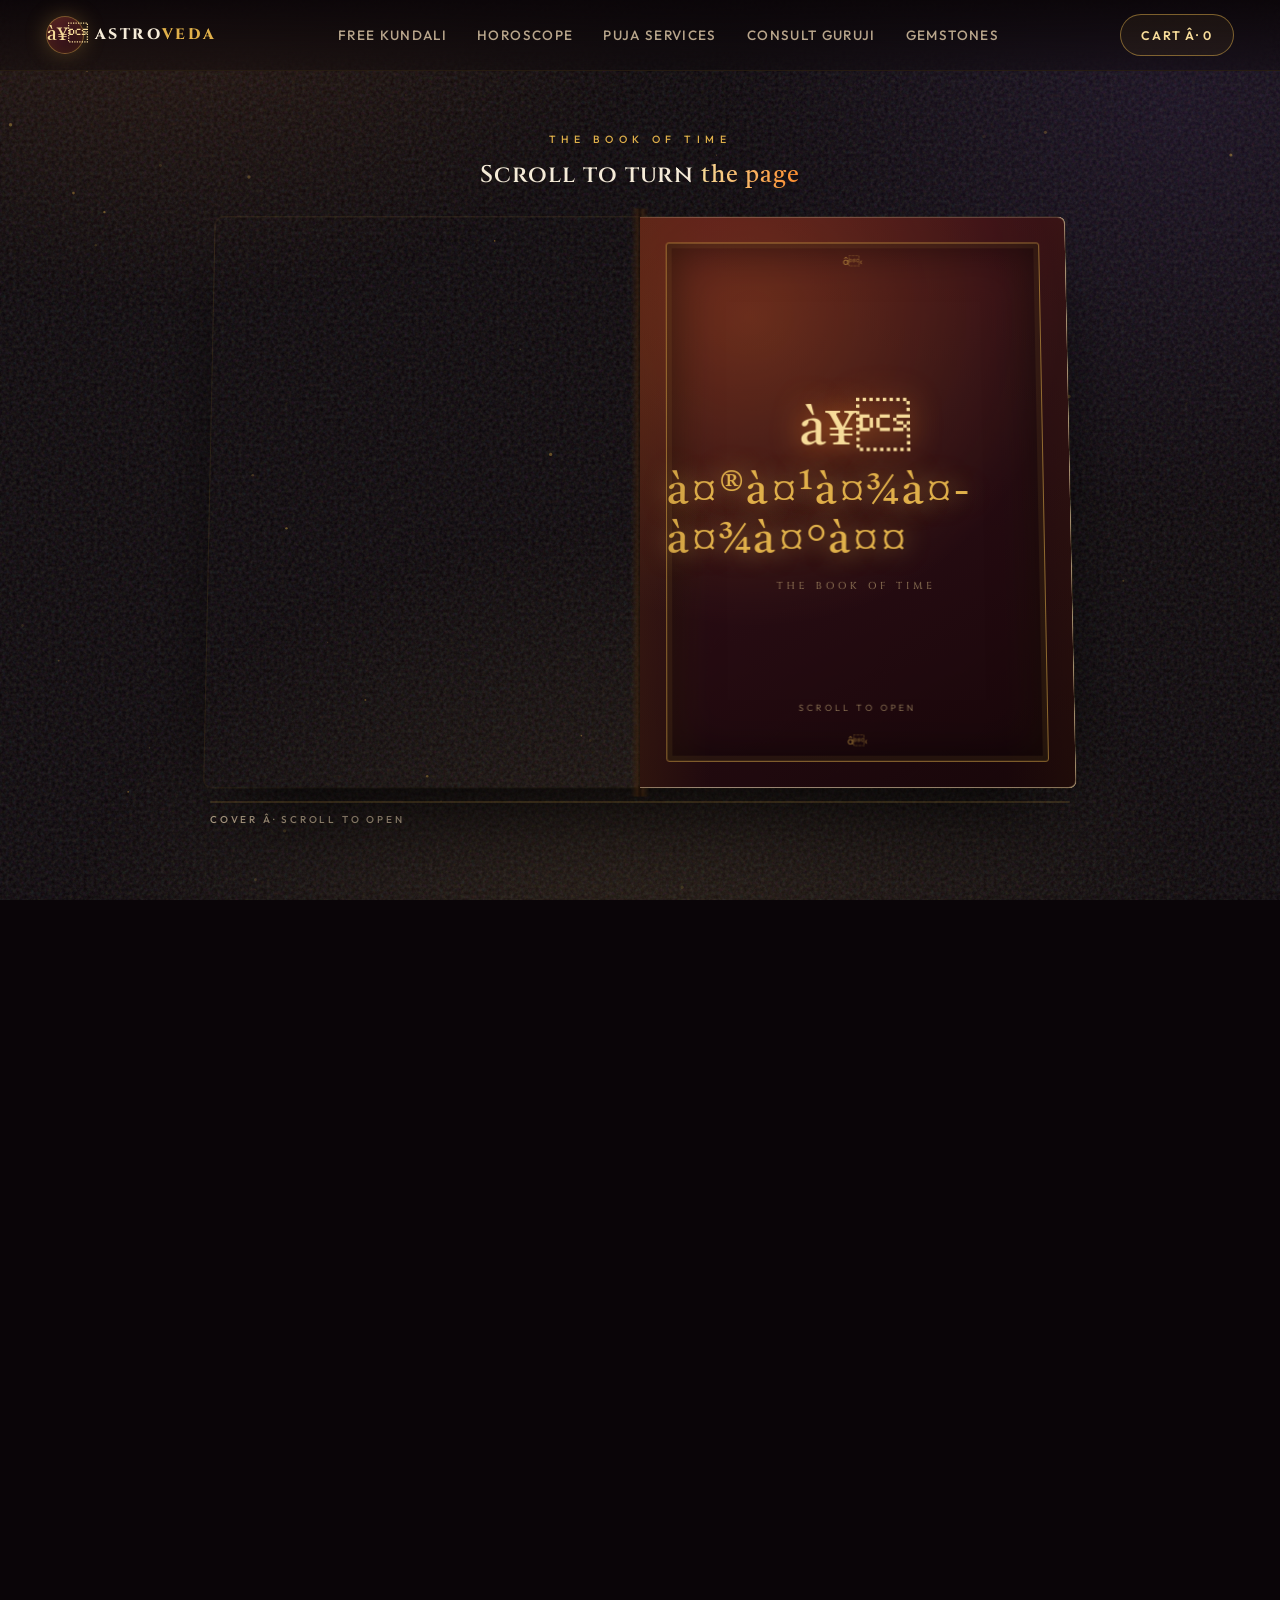
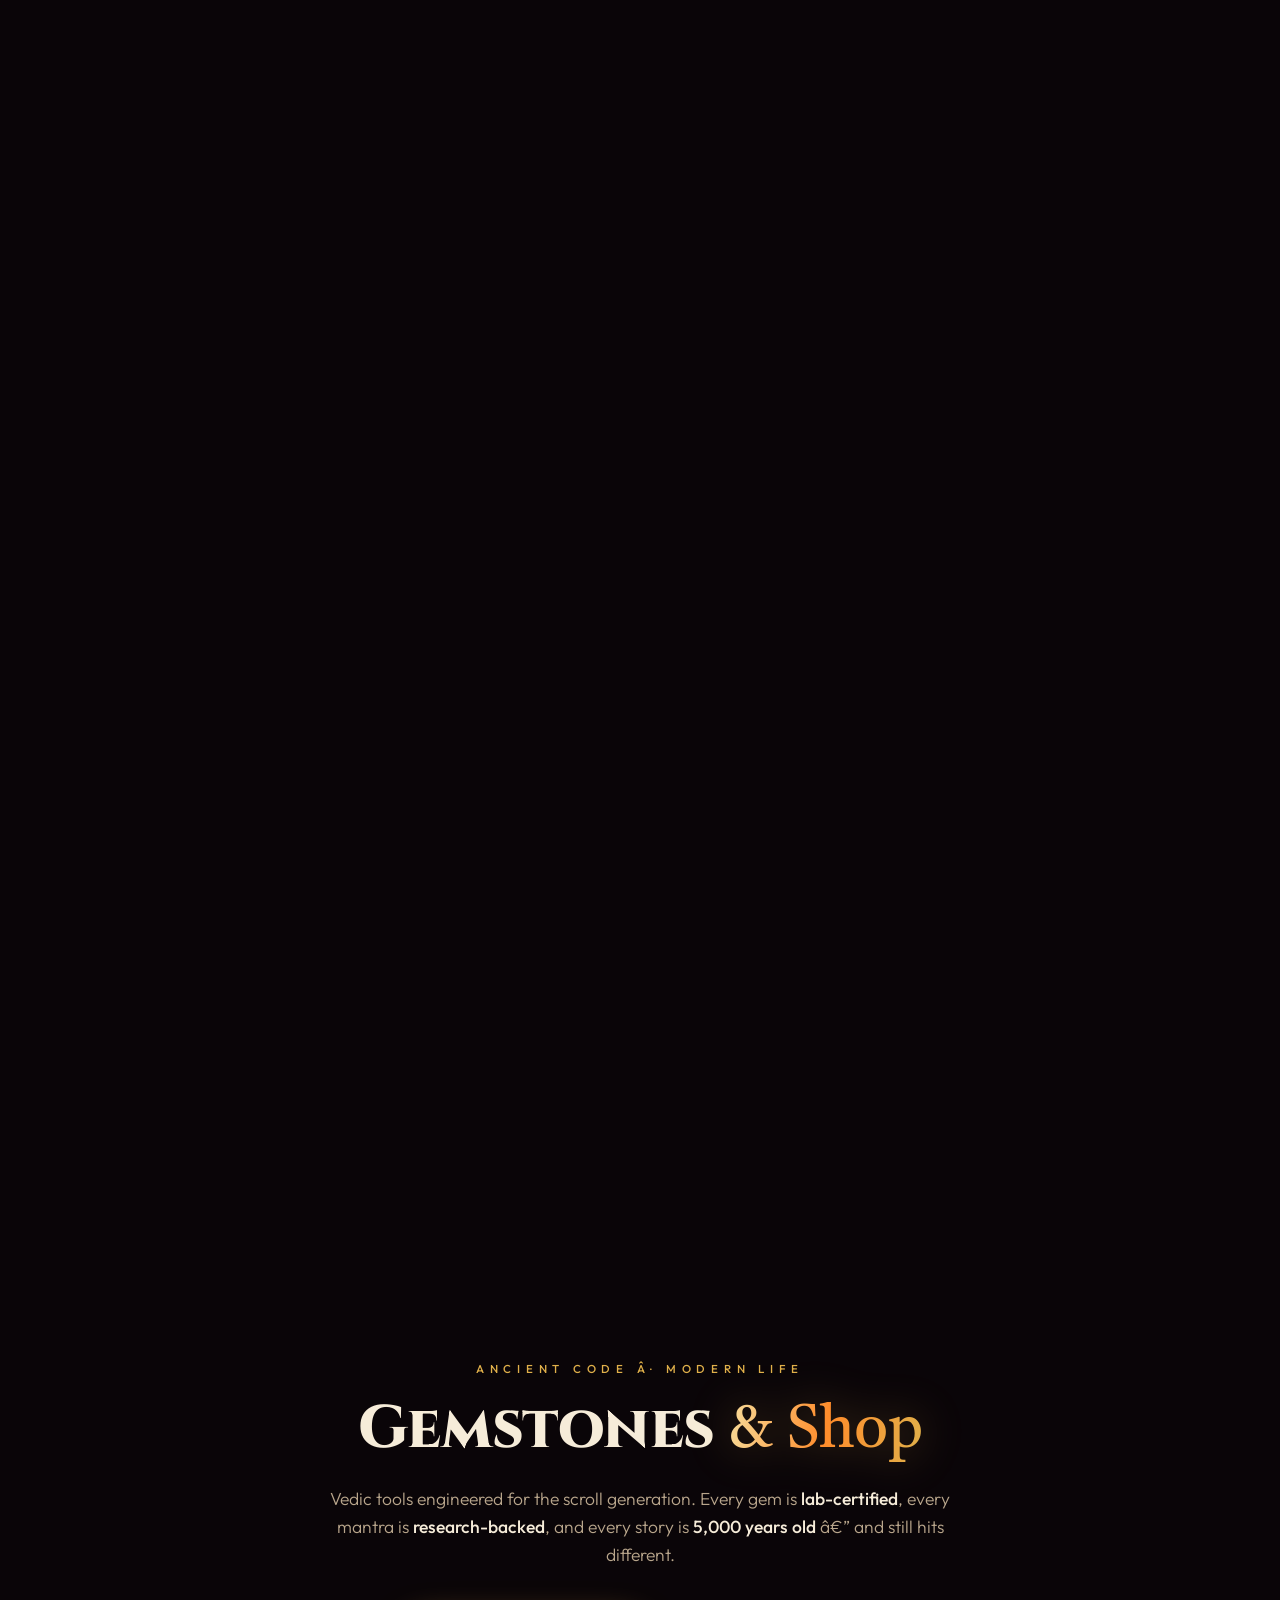
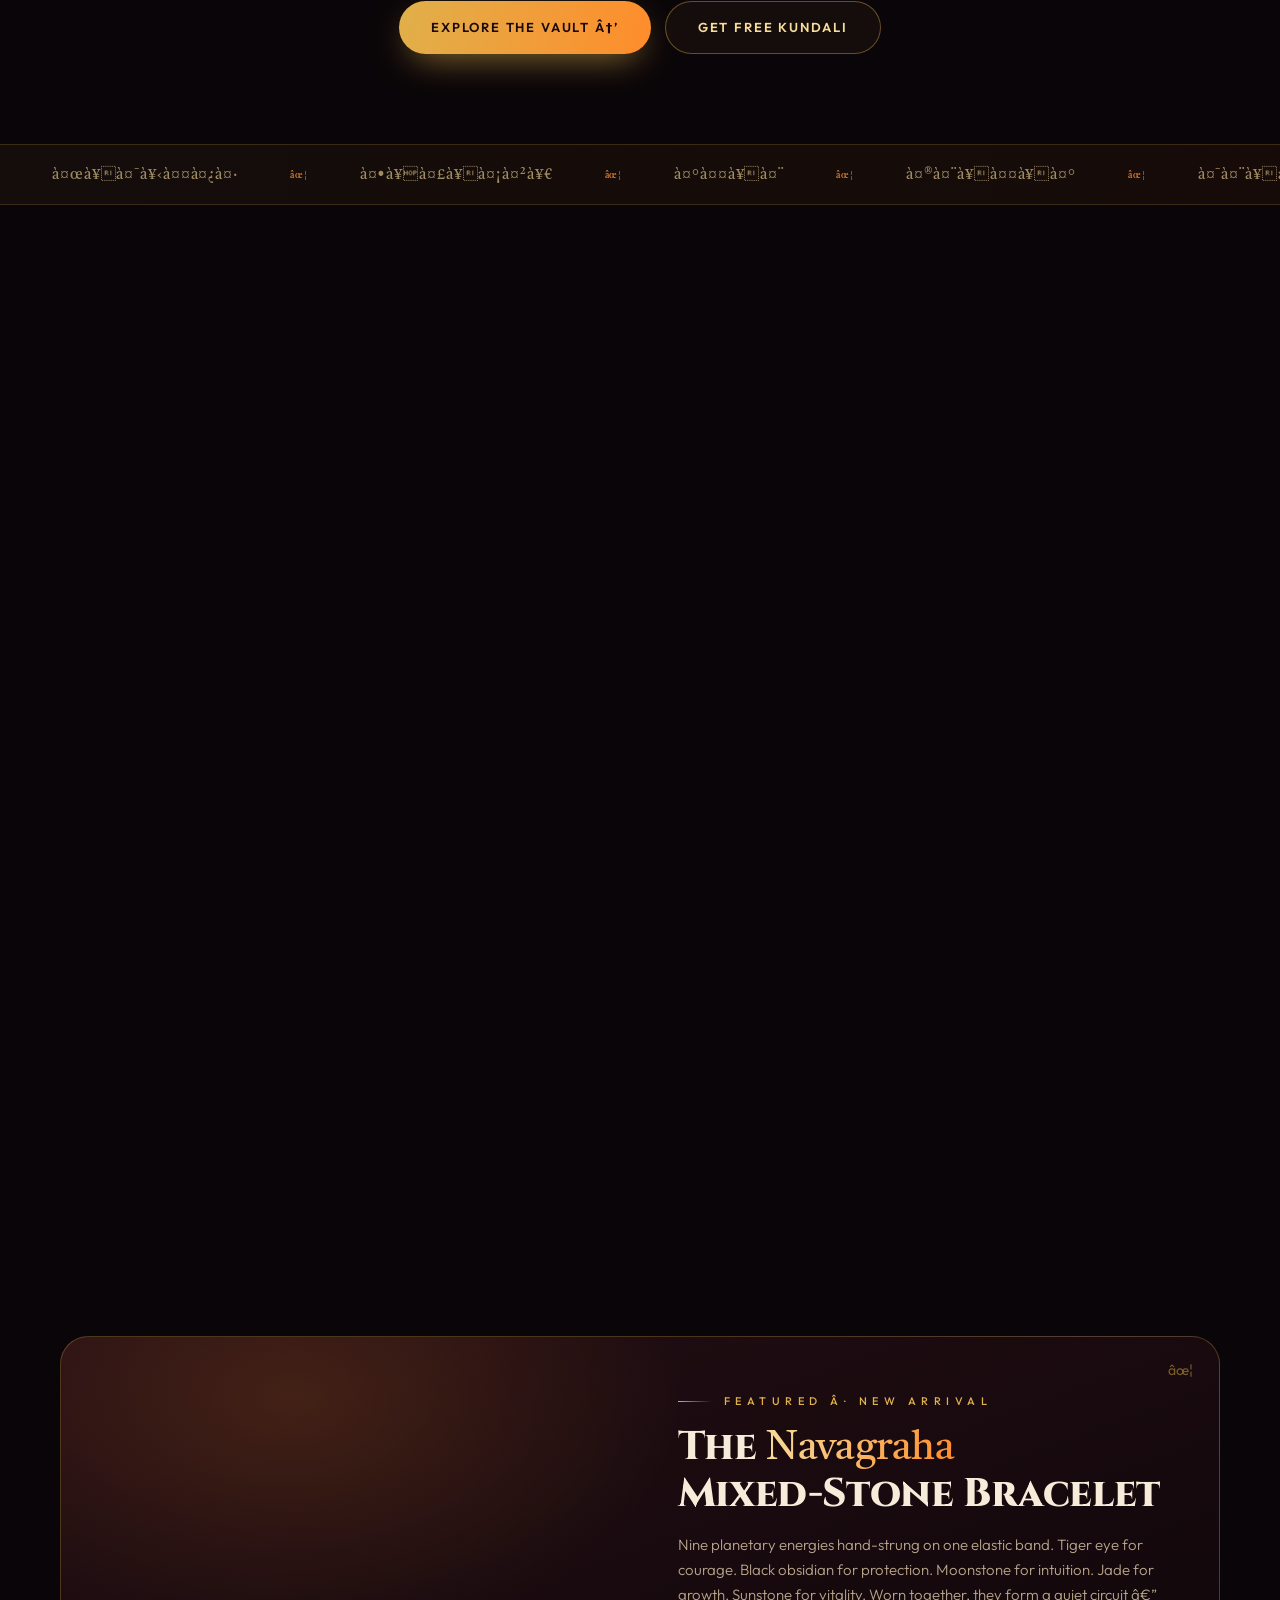
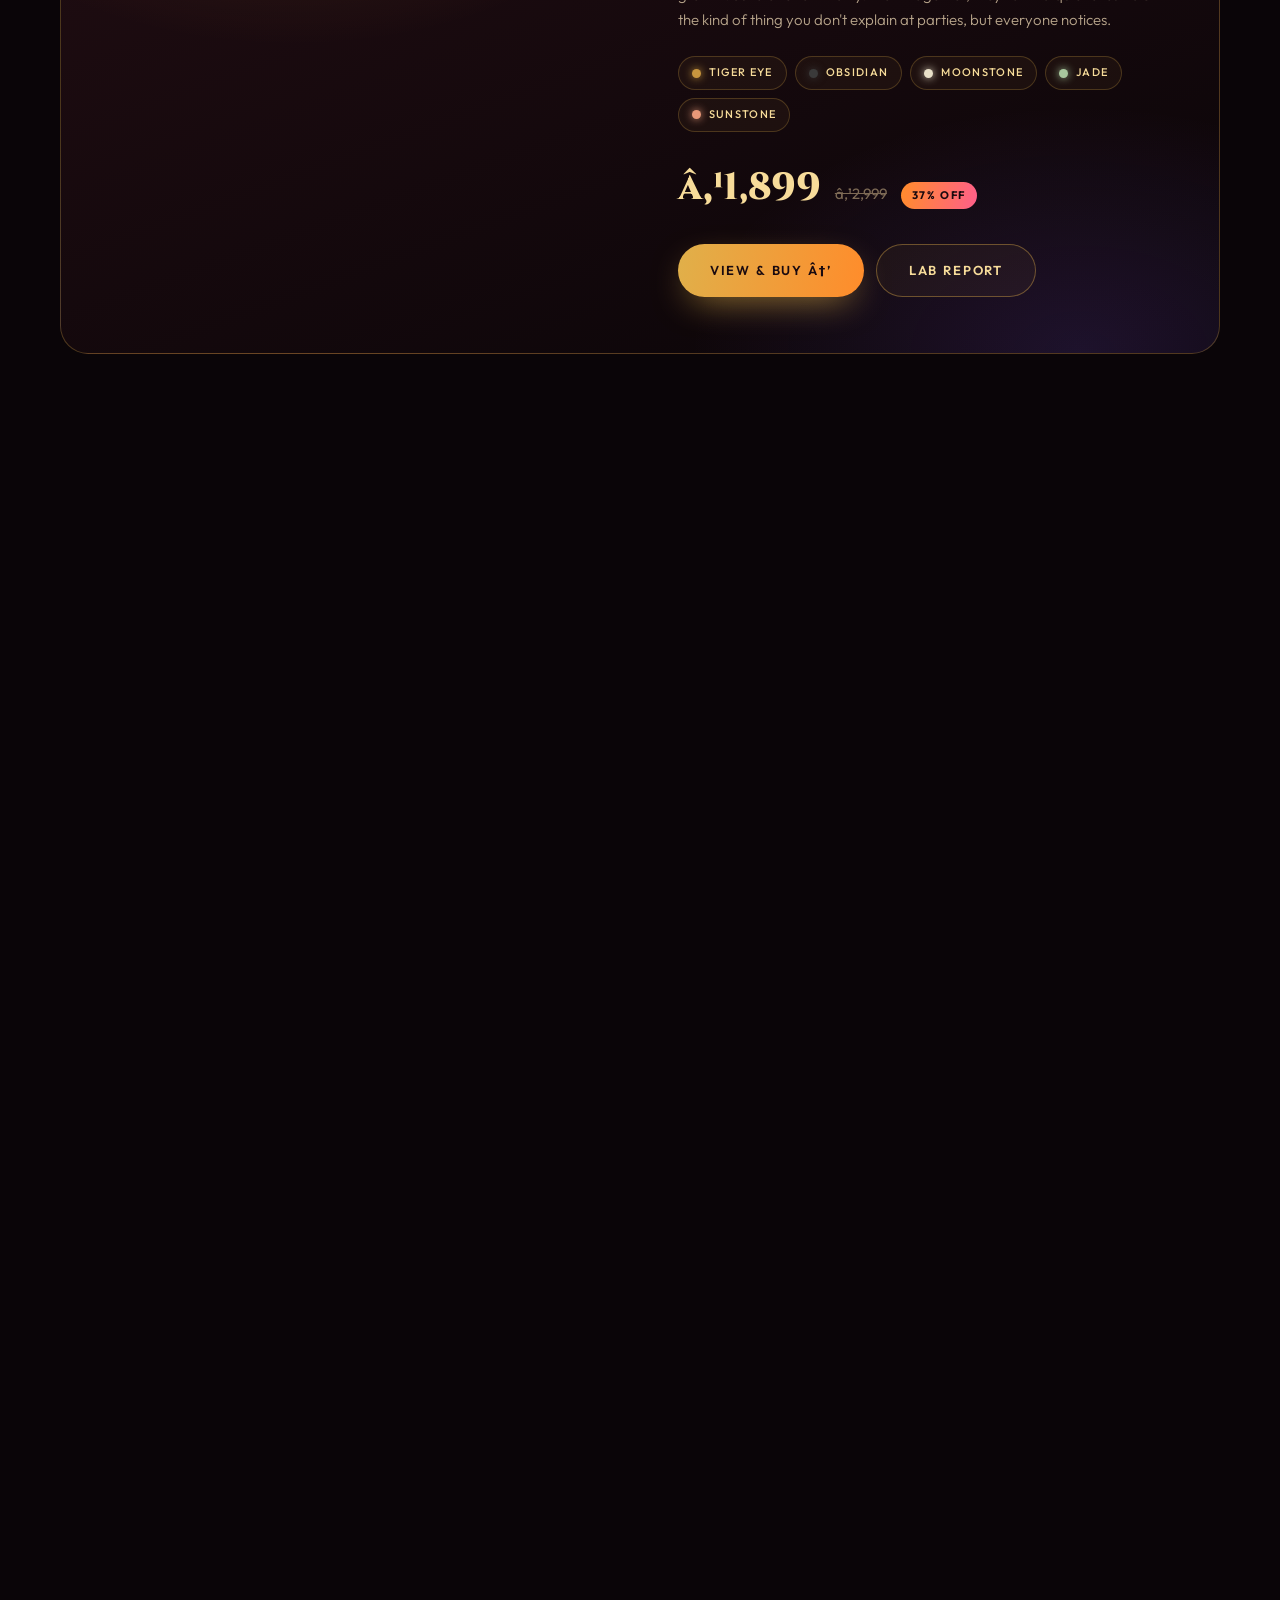
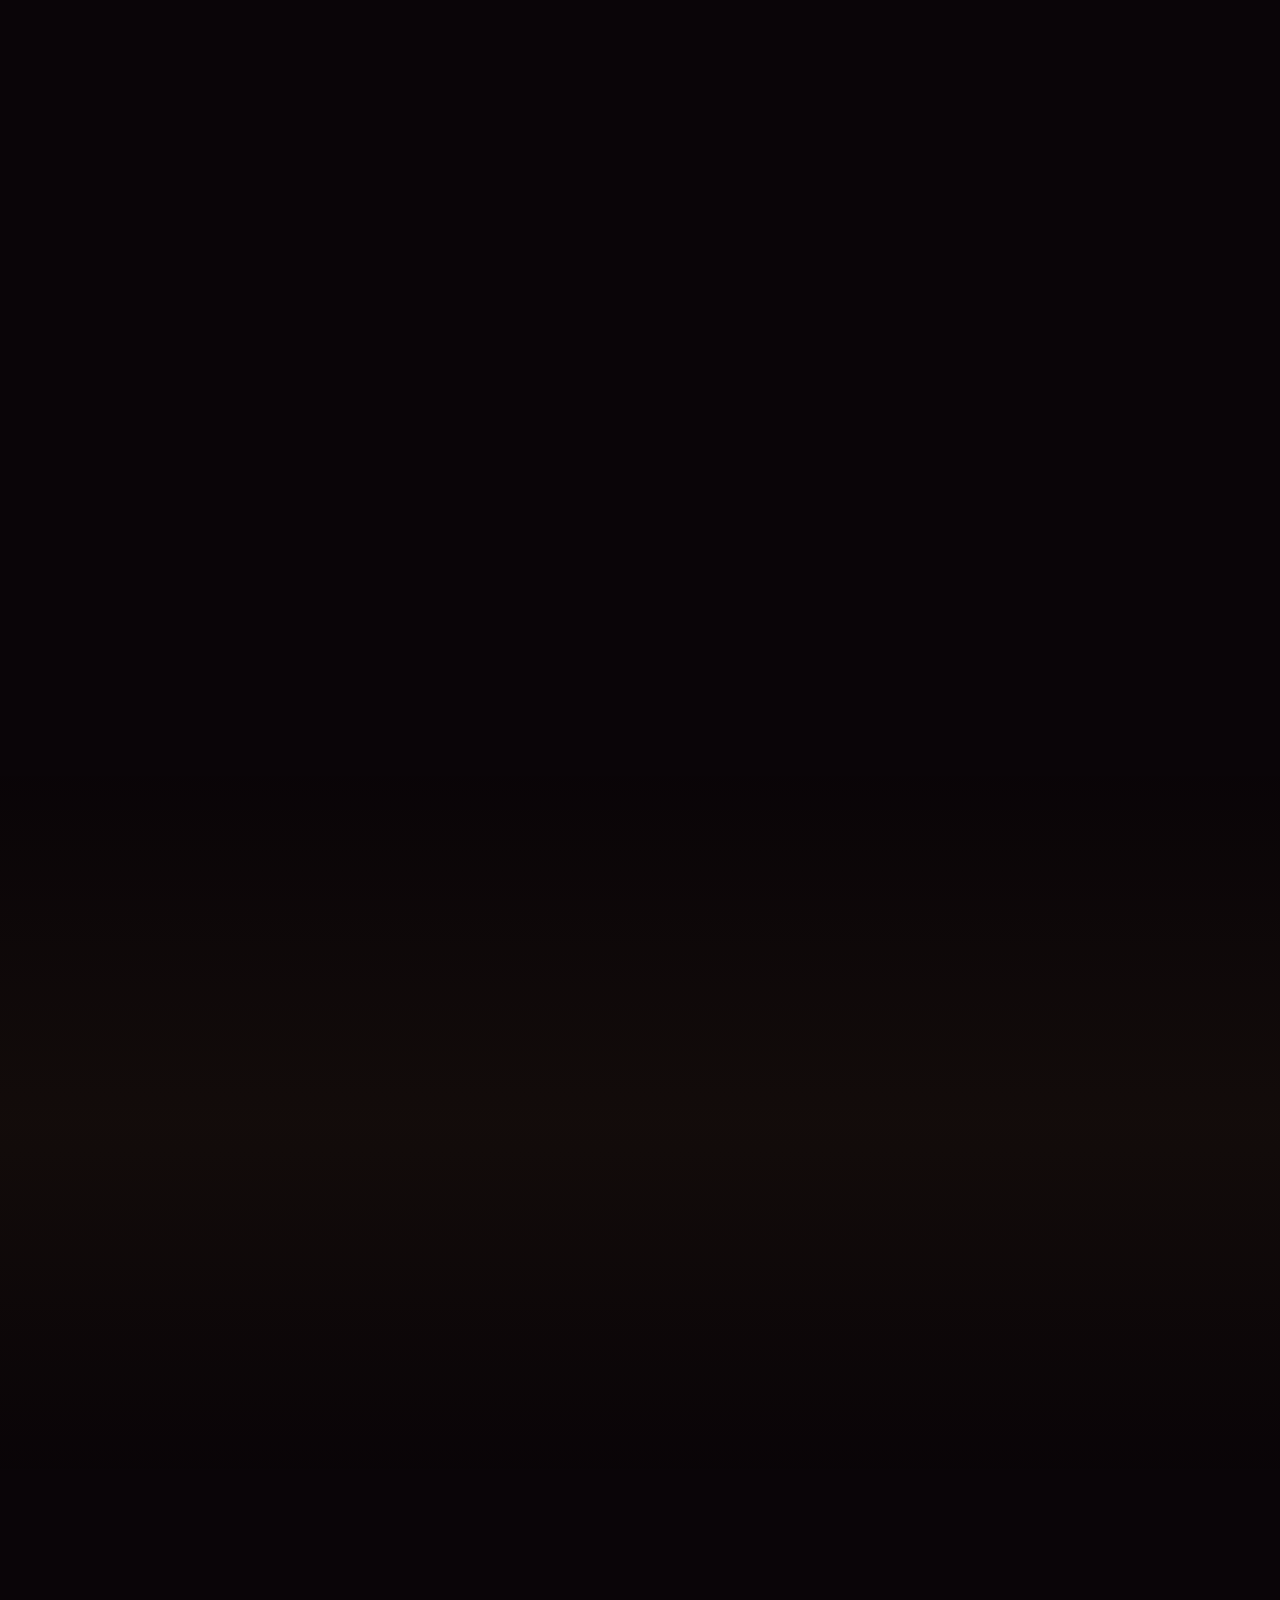
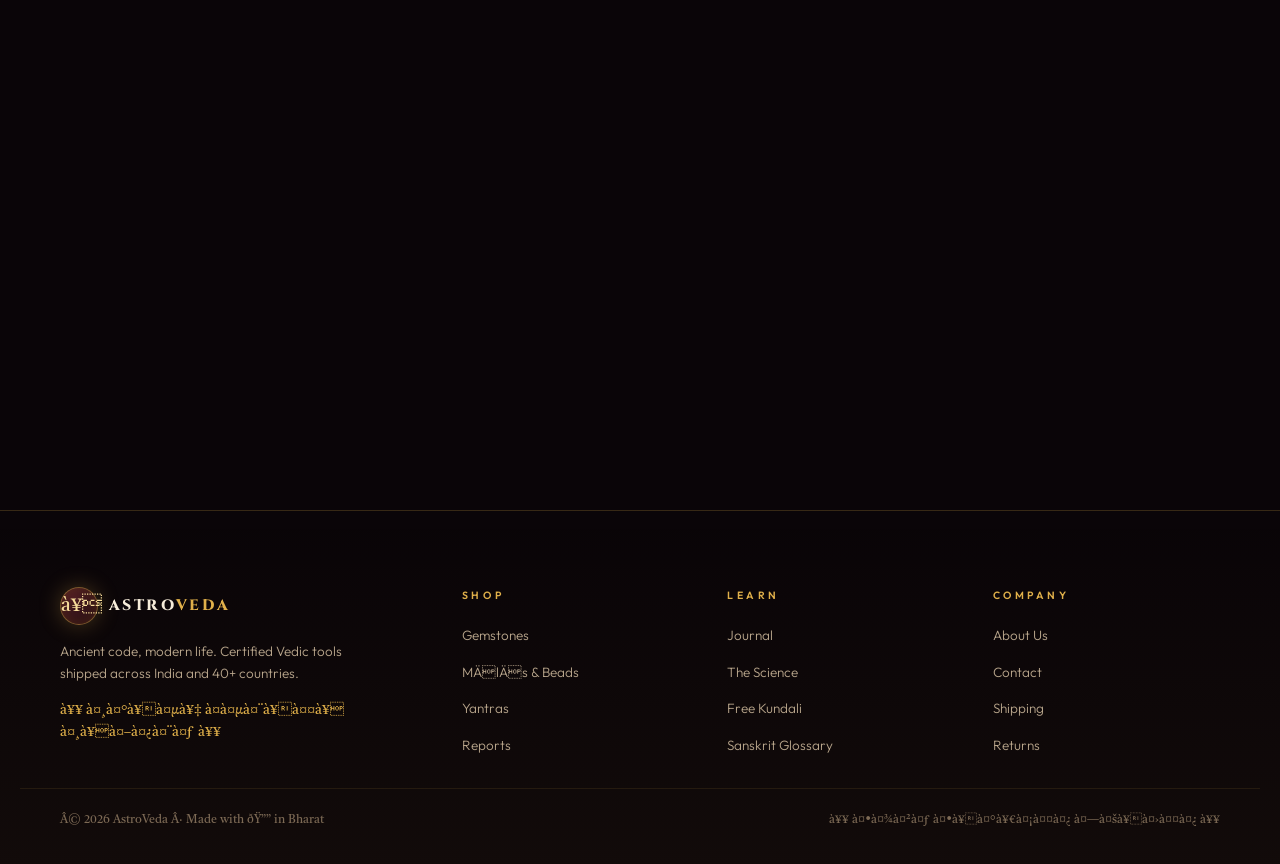
<file: pages/shop.html>
<!DOCTYPE html>
<html lang="en">
<head>
<meta charset="UTF-8" />
<meta name="viewport" content="width=device-width, initial-scale=1" />
<title>AstroVeda â€” Ancient Code. Modern Life.</title>
<link rel="preconnect" href="https://fonts.googleapis.com">
<link rel="preconnect" href="https://fonts.gstatic.com" crossorigin>
<link href="https://fonts.googleapis.com/css2?family=Cinzel:wght@400;600;800&family=Tiro+Devanagari+Sanskrit:ital@0;1&family=Outfit:wght@200;300;400;500;600;700;800&display=swap" rel="stylesheet">

<style>
:root{
  --ink:#0a0508; --deep:#12080d; --maroon:#2a0d14;
  --gold:#e0b04a; --gold-lt:#f7dc9a; --saffron:#ff8c2b;
  --cream:#f6ecd9; --muted:#b9a68c;
  --pink:#ff5f8a; --violet:#8b5cf6;
  --line:rgba(224,176,74,.18);
  --serif:'Cinzel', serif;
  --dev:'Tiro Devanagari Sanskrit', serif;
  --sans:'Outfit', system-ui, sans-serif;
}
*{margin:0;padding:0;box-sizing:border-box}
html{-webkit-text-size-adjust:100%;overflow-x:clip}
body{background:var(--ink);color:var(--cream);font-family:var(--sans);overflow-x:clip;line-height:1.6;-webkit-font-smoothing:antialiased}
body.locked{overflow:hidden;height:100vh}
img{max-width:100%;display:block}
a{color:inherit;text-decoration:none}
button{font-family:inherit;border:none;background:none;cursor:pointer;color:inherit}
::selection{background:var(--gold);color:var(--ink)}
::-webkit-scrollbar{width:9px}
::-webkit-scrollbar-track{background:#0a0508}
::-webkit-scrollbar-thumb{background:linear-gradient(var(--gold),var(--saffron));border-radius:9px}

/* ============ AMBIENT ============ */
.bg-fx{position:fixed;inset:0;z-index:0;pointer-events:none;
  background:
    radial-gradient(900px 600px at 12% -5%, rgba(255,140,43,.10), transparent 60%),
    radial-gradient(800px 700px at 92% 12%, rgba(139,92,246,.09), transparent 60%),
    radial-gradient(1000px 800px at 50% 110%, rgba(224,176,74,.10), transparent 60%);}
.bg-grain{position:fixed;inset:0;z-index:1;pointer-events:none;opacity:.32;
  background-image:url("data:image/svg+xml,%3Csvg viewBox='0 0 300 300' xmlns='http://www.w3.org/2000/svg'%3E%3Cfilter id='n'%3E%3CfeTurbulence type='fractalNoise' baseFrequency='.85' numOctaves='3'/%3E%3C/filter%3E%3Crect width='100%25' height='100%25' filter='url(%23n)' opacity='.5'/%3E%3C/svg%3E");}
#dust{position:fixed;inset:0;z-index:2;pointer-events:none;opacity:.75}

/* ============ LOADER ============ */
#loader{position:fixed;inset:0;z-index:9999;display:grid;place-items:center;
  background:radial-gradient(circle at 50% 45%, #1c0a10 0%, #0a0508 65%);
  transition:opacity .9s ease, visibility .9s;}
#loader.done{opacity:0;visibility:hidden}
.loader-inner{display:flex;flex-direction:column;align-items:center;gap:26px;padding:20px}
.chakra-wrap{position:relative;width:min(58vw,250px);aspect-ratio:1}
.chakra-svg{width:100%;height:100%;animation:spin 9s linear infinite;filter:drop-shadow(0 0 26px rgba(224,176,74,.45))}
@keyframes spin{to{transform:rotate(360deg)}}
.ring-outer{fill:none;stroke:var(--gold);stroke-width:2;opacity:.85}
.ring-mid{fill:none;stroke:var(--saffron);stroke-width:1;opacity:.5}
.spoke{stroke:var(--gold);stroke-width:2.4;stroke-linecap:round;opacity:.9}
.hub{fill:none;stroke:var(--gold-lt);stroke-width:2}
.chakra-dot{fill:var(--saffron)}
.om{position:absolute;inset:0;display:grid;place-items:center;font-family:var(--dev);font-size:clamp(38px,9vw,60px);color:var(--gold-lt);
  text-shadow:0 0 34px rgba(255,140,43,.9),0 0 70px rgba(255,140,43,.5);animation:pulseOm 2.4s ease-in-out infinite;}
@keyframes pulseOm{0%,100%{transform:scale(1);opacity:.9}50%{transform:scale(1.08);opacity:1}}
.mantra{font-family:var(--dev);font-size:clamp(14px,3.4vw,19px);letter-spacing:.05em;color:var(--gold-lt);text-align:center;}
.mantra span{display:inline-block;opacity:0;animation:letterIn .5s forwards}
@keyframes letterIn{from{opacity:0;transform:translateY(6px)}to{opacity:1;transform:translateY(0)}}
.loader-bar{width:min(78vw,320px);height:2px;background:rgba(224,176,74,.18);border-radius:99px;overflow:hidden;position:relative;}
.loader-bar span{position:absolute;inset:0 100% 0 0;background:linear-gradient(90deg,var(--saffron),var(--gold-lt));box-shadow:0 0 14px var(--gold);transition:right .25s ease;}
.loader-pct{font-size:12px;letter-spacing:.42em;text-transform:uppercase;color:var(--muted);font-weight:500;}

/* ============ NAV ============ */
.nav{position:fixed;top:0;left:0;right:0;z-index:900;display:flex;align-items:center;justify-content:space-between;gap:18px;
  padding:14px clamp(16px,4vw,46px);backdrop-filter:blur(16px);
  background:linear-gradient(180deg,rgba(10,5,8,.9),rgba(10,5,8,.35));
  border-bottom:1px solid rgba(224,176,74,.12);transform:translateY(-110%);transition:transform .8s cubic-bezier(.2,.8,.2,1);}
.nav.show{transform:translateY(0)}
.brand{display:flex;align-items:center;gap:11px}
.brand-mark{width:38px;height:38px;border-radius:50%;display:grid;place-items:center;font-family:var(--dev);font-size:20px;color:var(--gold-lt);
  background:radial-gradient(circle at 35% 30%,#4a1a22,#1a0a0f);border:1px solid rgba(224,176,74,.45);
  box-shadow:0 0 22px rgba(224,176,74,.28), inset 0 0 14px rgba(255,140,43,.18);}
.brand-name{font-family:var(--serif);font-weight:800;letter-spacing:.16em;font-size:15px;color:var(--cream);}
.brand-name em{color:var(--gold);font-style:normal}
.nav-links{display:flex;gap:30px;list-style:none}
.nav-links a{font-size:13.5px;letter-spacing:.1em;text-transform:uppercase;color:var(--muted);font-weight:500;position:relative;padding-bottom:4px;transition:color .3s;}
.nav-links a::after{content:'';position:absolute;left:0;bottom:0;height:1px;width:0;background:linear-gradient(90deg,var(--gold),var(--saffron));transition:width .35s;}
.nav-links a:hover{color:var(--gold-lt)}
.nav-links a:hover::after{width:100%}
.nav-cta{font-size:12.5px;letter-spacing:.14em;text-transform:uppercase;font-weight:600;padding:10px 20px;border-radius:99px;
  border:1px solid rgba(224,176,74,.5);color:var(--gold-lt);background:rgba(224,176,74,.06);transition:.35s;white-space:nowrap;}
.nav-cta:hover{background:var(--gold);color:#1a0a0f;box-shadow:0 0 26px rgba(224,176,74,.5)}
@media(max-width:900px){.nav-links{display:none}}

/* =========================================================
   BOOK EXPERIENCE
   ========================================================= */
.book-xp{position:relative;z-index:5}
.book-runway{position:relative}
.book-pin{position:sticky;top:0;height:100svh;display:flex;flex-direction:column;align-items:center;justify-content:center;
  gap:clamp(8px,1.8vh,22px);padding:clamp(66px,9vh,100px) 14px clamp(14px,2.4vh,28px);overflow:hidden;}
.book-top{text-align:center;flex-shrink:0}
.book-top .eyebrow{font-size:10.5px;letter-spacing:.52em;text-transform:uppercase;color:var(--gold);font-weight:500;margin-bottom:8px;}
.book-heading{font-family:var(--serif);font-weight:600;font-size:clamp(15px,2.4vw,24px);letter-spacing:.04em;color:var(--cream);}
.book-heading em{font-style:normal;font-family:var(--dev);font-weight:400;
  background:linear-gradient(100deg,var(--gold-lt),var(--saffron));-webkit-background-clip:text;background-clip:text;color:transparent;}
.book-stage{perspective:2600px;perspective-origin:50% 42%;flex:0 1 auto;display:grid;place-items:center;width:100%;min-height:0;}
.book{position:relative;width: min(92vw, 860px, calc((100svh - 270px) * 1.5));aspect-ratio: 3 / 2;
  transform: rotateX(7deg) scale(.94);opacity:0;transition: opacity 1.2s ease, transform 1.2s cubic-bezier(.2,.8,.2,1);}
.book.ready{opacity:1;transform: rotateX(7deg) scale(1);}
@media (max-width: 640px){.book{width:96vw;transform:rotateX(4deg) scale(.94)}.book.ready{transform:rotateX(4deg) scale(1)}}
.book-base{position:absolute;inset:0;z-index:0;border-radius:8px;box-shadow:0 40px 80px -30px rgba(0,0,0,.95), 0 0 0 1px rgba(224,176,74,.14);}
.base-half{position:absolute;top:0;height:100%;width:50%;background:linear-gradient(105deg,#efe2c6,#dcc8a3);box-shadow:inset 0 0 44px rgba(120,80,20,.28);}
.base-right{right:0;border-radius:0 7px 7px 0}
.base-left{left:0;border-radius:7px 0 0 7px;opacity:0;transition:opacity .35s linear}
.base-spine{position:absolute;left:50%;top:-1.5%;bottom:-1.5%;width:18px;transform:translateX(-50%);
  background:linear-gradient(90deg,rgba(0,0,0,0),rgba(70,38,12,.5) 35%,rgba(30,14,4,.62) 50%,rgba(70,38,12,.5) 65%,rgba(0,0,0,0));z-index:2;pointer-events:none;}
.leaves{position:absolute;inset:0;z-index:1;perspective: 2400px;perspective-origin: 50% 45%;}
.leaf{position:absolute;top:0;left:50%;width:50%;height:100%;transform-origin:left center;transform-style:preserve-3d;will-change:transform;}
.leaf-face{position:absolute;inset:0;overflow:hidden;backface-visibility:hidden;-webkit-backface-visibility:hidden;
  background:linear-gradient(105deg,#f7ecd6 0%,#ecdcbd 52%,#ddc9a3 100%);box-shadow:inset 0 0 42px rgba(120,80,20,.22);}
.leaf-face.front{border-radius:0 7px 7px 0}
.leaf-face.back{transform:rotateY(180deg);border-radius:7px 0 0 7px}
.leaf-face::after{content:'';position:absolute;inset:0;pointer-events:none;
  background:linear-gradient(90deg,rgba(90,55,10,.22),transparent 16%,transparent 84%,rgba(90,55,10,.12));}
.page-inner{container-type:inline-size;position:relative;width:100%;height:100%;
  padding:clamp(10px,6.5%,28px) clamp(10px,7%,30px);display:flex;flex-direction:column;overflow:hidden;color:#4b2c08;}
.pg-num{font-family:var(--serif);font-weight:800;font-size:clamp(9px,2.6cqw,13px);letter-spacing:.34em;color:rgba(150,105,35,.72);margin-bottom:clamp(3px,.8cqw,7px);}
.pg-sanskrit{font-family:var(--dev);font-size:clamp(11px,3.4cqw,18px);color:#8a5410;letter-spacing:.05em;line-height:1.3;margin-bottom:clamp(2px,.5cqw,5px);}
.pg-title{font-family:var(--serif);font-weight:800;font-size:clamp(12px,4.4cqw,22px);line-height:1.18;color:#3d2205;letter-spacing:-.005em;margin-bottom:clamp(2px,.6cqw,6px);}
.pg-sub{font-size:clamp(8px,2.1cqw,10.5px);letter-spacing:.16em;text-transform:uppercase;color:rgba(140,95,30,.85);font-weight:500;margin-bottom:clamp(5px,1.4cqw,11px);}
.pg-rule{height:1px;width:62%;margin-bottom:clamp(6px,1.8cqw,14px);background:linear-gradient(90deg,rgba(150,105,35,.65),rgba(150,105,35,.05));}
.pg-text{font-size:clamp(8.5px,2.55cqw,13px);line-height:1.66;color:#5b3a12;font-weight:300;flex:1;overflow:hidden;}
.pg-hook{margin-top:clamp(5px,1.5cqw,12px);font-family:var(--serif);font-weight:600;font-size:clamp(8px,2.35cqw,12px);line-height:1.45;color:#8a4a0c;
  border-left:2px solid rgba(224,176,74,.7);padding-left:clamp(5px,1.4cqw,11px);font-style:italic;}
.pg-orn{position:absolute;bottom:clamp(4px,1.4cqw,10px);left:50%;transform:translateX(-50%);font-family:var(--dev);font-size:clamp(9px,2.4cqw,13px);color:rgba(150,105,35,.45);}
.page-right-inner{align-items:center;justify-content:center;gap:clamp(3px,1cqw,8px);text-align:center;}
.pg-art{width:min(78%,320px);aspect-ratio:1;display:grid;place-items:center;flex-shrink:1;}
.pg-art svg{width:100%;height:100%;overflow:visible}
.pg-name{font-family:var(--serif);font-weight:600;font-size:clamp(10px,3cqw,16px);letter-spacing:.22em;text-transform:uppercase;color:#6b3d0c;}
.pg-name-rule{width:44px;height:1px;background:rgba(150,105,35,.55);}
.cover-page{width:100%;height:100%;
  background:radial-gradient(circle at 26% 18%, rgba(255,140,43,.24), transparent 55%),linear-gradient(150deg,#4a1219 0%,#2a0d14 45%,#170609 100%);
  display:grid;place-items:center;padding:6%;}
.cover-frame{width:100%;height:100%;border:1px solid rgba(224,176,74,.6);border-radius:3px;
  box-shadow:inset 0 0 0 5px rgba(224,176,74,.08), inset 0 0 50px rgba(0,0,0,.6);
  display:flex;flex-direction:column;align-items:center;justify-content:center;gap:clamp(4px,1.4cqw,12px);position:relative;}
.cover-frame::before,.cover-frame::after{content:'â‹';position:absolute;left:50%;transform:translateX(-50%);color:rgba(224,176,74,.55);font-size:clamp(7px,1.6cqw,11px);}
.cover-frame::before{top:10px}.cover-frame::after{bottom:10px}
.cover-om{font-family:var(--dev);font-size:clamp(24px,9cqw,54px);color:var(--gold-lt);text-shadow:0 0 30px rgba(255,140,43,.9);line-height:1;}
.cover-title{font-family:var(--dev);font-size:clamp(18px,7.5cqw,44px);color:var(--gold);letter-spacing:.05em;line-height:1.1;text-shadow:0 0 24px rgba(224,176,74,.65);}
.cover-sub{font-family:var(--serif);font-size:clamp(6px,1.7cqw,10px);letter-spacing:.4em;text-transform:uppercase;color:rgba(247,220,154,.62);}
.cover-hint{position:absolute;bottom:clamp(18px,6cqw,44px);font-size:clamp(6px,1.5cqw,9px);letter-spacing:.34em;text-transform:uppercase;color:rgba(247,220,154,.45);animation:hintPulse 2.4s ease-in-out infinite;}
@keyframes hintPulse{0%,100%{opacity:.35}50%{opacity:.9}}
.back-cover{width:100%;height:100%;background:linear-gradient(255deg,#efe0c2,#dcc8a3);display:flex;flex-direction:column;align-items:center;justify-content:center;gap:clamp(5px,2cqw,14px);text-align:center;padding:8%;}
.bc-om{font-family:var(--dev);font-size:clamp(20px,7cqw,40px);color:#a8701c;}
.bc-line{font-family:var(--dev);font-size:clamp(10px,3.2cqw,17px);color:#6b3d0c;}
.bc-sub{font-size:clamp(7px,1.9cqw,10px);letter-spacing:.24em;text-transform:uppercase;color:rgba(120,80,25,.7);}
.book-foot{width:min(92vw, 860px);display:flex;flex-direction:column;gap:9px;flex-shrink:0;}
.book-progress{height:2px;border-radius:99px;background:rgba(224,176,74,.16);position:relative;overflow:hidden;}
.book-progress span{position:absolute;inset:0 100% 0 0;background:linear-gradient(90deg,var(--saffron),var(--gold-lt));box-shadow:0 0 12px rgba(224,176,74,.8);}
.book-meta{display:flex;justify-content:space-between;gap:14px;font-size:10px;letter-spacing:.28em;text-transform:uppercase;color:var(--muted);font-weight:500;}
.book-meta b{color:var(--gold-lt);font-weight:600}

/* =========================================================
   SPIRAL BRACELET
   ========================================================= */
#braceletTracker{
  position:fixed;inset:0;
  z-index:50;
  pointer-events:none;
  display:grid;place-items:center;
  opacity:0;
  transition:opacity .2s linear;
}
#braceletTracker.on{opacity:1}
.bracelet-fixed{
  width:min(46vw,340px);
  aspect-ratio:1;
  will-change:transform,opacity;
  filter:drop-shadow(0 30px 50px rgba(0,0,0,.55)) drop-shadow(0 0 40px rgba(224,176,74,.4));
}
.bracelet-fixed svg{width:100%;height:100%;display:block;overflow:visible}

/* ============ INTRO ============ */
.intro{position:relative;z-index:5;text-align:center;padding:clamp(70px,10vw,140px) 20px clamp(50px,7vw,90px);}
.intro .eyebrow{font-size:11.5px;letter-spacing:.5em;text-transform:uppercase;color:var(--gold);font-weight:500;margin-bottom:18px;}
.intro h1{font-family:var(--serif);font-weight:800;font-size:clamp(26px,6vw,60px);line-height:1.1;letter-spacing:-.01em;margin-bottom:20px;max-width:900px;margin-inline:auto;}
.intro h1 em{font-style:normal;font-family:var(--dev);font-weight:400;
  background:linear-gradient(100deg,var(--gold-lt),var(--saffron),var(--gold));-webkit-background-clip:text;background-clip:text;color:transparent;
  filter:drop-shadow(0 0 22px rgba(224,176,74,.35));}
.lede{font-size:clamp(14px,2.2vw,17.5px);color:var(--muted);max-width:620px;margin:0 auto 32px;font-weight:300;}
.lede b{color:var(--cream);font-weight:500}
.hero-actions{display:flex;gap:14px;justify-content:center;flex-wrap:wrap}
.btn{display:inline-flex;align-items:center;gap:9px;padding:15px 32px;border-radius:99px;
  font-size:13px;font-weight:600;letter-spacing:.14em;text-transform:uppercase;transition:.4s cubic-bezier(.2,.8,.2,1);position:relative;}
.btn-gold{background:linear-gradient(100deg,var(--gold),var(--saffron));color:#1a0a0f;box-shadow:0 12px 36px -12px rgba(224,176,74,.75);}
.btn-gold:hover{transform:translateY(-3px);box-shadow:0 20px 50px -12px rgba(255,140,43,.85)}
.btn-ghost{border:1px solid rgba(224,176,74,.4);color:var(--gold-lt);background:rgba(224,176,74,.05);}
.btn-ghost:hover{background:rgba(224,176,74,.14);transform:translateY(-3px)}

/* ============ MARQUEE ============ */
.marquee{position:relative;z-index:5;border-top:1px solid var(--line);border-bottom:1px solid var(--line);
  background:linear-gradient(90deg,rgba(224,176,74,.05),rgba(255,140,43,.05));padding:16px 0;overflow:hidden;white-space:nowrap;}
.marquee-track{display:inline-flex;gap:52px;animation:marq 34s linear infinite;padding-left:52px}
@keyframes marq{to{transform:translateX(-50%)}}
.marquee span{font-family:var(--dev);font-size:15px;color:rgba(247,220,154,.62);letter-spacing:.06em;display:inline-flex;align-items:center;gap:52px;}
.marquee span::after{content:'âœ¦';color:var(--saffron);font-size:9px}

/* ============ SECTION SHELL ============ */
section{position:relative;z-index:5}
.wrap{max-width:1240px;margin:0 auto;padding:clamp(64px,9vw,130px) clamp(16px,4vw,40px)}
.sec-head{max-width:760px;margin-bottom:clamp(38px,5vw,64px)}
.kicker{font-size:11px;letter-spacing:.5em;text-transform:uppercase;color:var(--gold);font-weight:500;margin-bottom:14px;display:flex;align-items:center;gap:12px;}
.kicker::before{content:'';width:34px;height:1px;background:linear-gradient(90deg,var(--gold),transparent)}
.sec-head h2{font-family:var(--serif);font-weight:800;font-size:clamp(24px,4.6vw,46px);line-height:1.14;letter-spacing:-.01em;}
.sec-head h2 em{font-style:normal;font-family:var(--dev);font-weight:400;
  background:linear-gradient(100deg,var(--gold-lt),var(--saffron));-webkit-background-clip:text;background-clip:text;color:transparent;}
.sec-head p{color:var(--muted);font-weight:300;margin-top:16px;font-size:clamp(13.5px,2vw,16px);max-width:620px}
.reveal{opacity:0;transform:translateY(38px);transition:opacity 1s ease,transform 1s cubic-bezier(.2,.8,.2,1)}
.reveal.in{opacity:1;transform:none}

/* ============ COUNCIL ============ */
.council-grid{display:grid;grid-template-columns:repeat(auto-fit,minmax(290px,1fr));gap:22px}
.voice{position:relative;border:1px solid var(--line);border-radius:22px;padding:30px 26px 28px;
  background:linear-gradient(165deg,rgba(38,15,21,.85),rgba(12,6,9,.92));overflow:hidden;transition:.5s cubic-bezier(.2,.8,.2,1);}
.voice::before{content:'';position:absolute;top:-60px;right:-60px;width:190px;height:190px;border-radius:50%;background:radial-gradient(circle,var(--glow),transparent 68%);opacity:.5;transition:.5s;}
.voice:hover{transform:translateY(-9px);border-color:rgba(224,176,74,.45);box-shadow:0 34px 70px -34px rgba(224,176,74,.4)}
.voice:hover::before{opacity:.9;transform:scale(1.15)}
.voice[data-c="pandit"]{--glow:rgba(255,140,43,.32)}
.voice[data-c="sci"]{--glow:rgba(96,165,250,.28)}
.voice[data-c="genz"]{--glow:rgba(255,95,138,.30)}
.avatar{width:96px;height:96px;border-radius:50%;margin-bottom:18px;position:relative;
  background:radial-gradient(circle at 35% 28%,rgba(255,255,255,.16),rgba(0,0,0,.5));
  border:1px solid rgba(224,176,74,.3);display:grid;place-items:center;box-shadow:0 0 0 6px rgba(224,176,74,.05);}
.avatar svg{width:100%;height:100%;border-radius:50%}
.voice-role{font-size:10px;letter-spacing:.4em;text-transform:uppercase;color:var(--saffron);font-weight:600;margin-bottom:7px;}
.voice-name{font-family:var(--serif);font-weight:600;font-size:19px;margin-bottom:4px}
.voice-handle{font-size:12px;color:var(--muted);margin-bottom:20px;font-weight:300}
.bubble{position:relative;border-radius:16px;padding:20px 18px;font-size:14.5px;line-height:1.68;
  background:rgba(255,255,255,.035);border:1px solid rgba(255,255,255,.07);color:#e8dcc8;font-weight:300;}
.bubble::before{content:'';position:absolute;top:-8px;left:26px;width:15px;height:15px;transform:rotate(45deg);
  background:rgba(255,255,255,.035);border-left:1px solid rgba(255,255,255,.07);border-top:1px solid rgba(255,255,255,.07);}
.bubble b{color:var(--gold-lt);font-weight:600}
.bubble i{color:var(--pink);font-style:normal;font-weight:500}
.voice-tags{display:flex;flex-wrap:wrap;gap:7px;margin-top:18px}
.tag{font-size:10.5px;letter-spacing:.1em;text-transform:uppercase;padding:6px 12px;border-radius:99px;font-weight:500;
  border:1px solid rgba(224,176,74,.28);color:var(--gold-lt);background:rgba(224,176,74,.06);}
.voice[data-c="sci"] .tag{border-color:rgba(96,165,250,.32);color:#a8cdfb;background:rgba(96,165,250,.07)}
.voice[data-c="genz"] .tag{border-color:rgba(255,95,138,.32);color:#ffa6c0;background:rgba(255,95,138,.07)}

/* =========================================================
   FEATURED PRODUCT (bracelet landing zone)
   ========================================================= */
#shop .wrap{padding-top:clamp(50px,7vw,90px)}
.featured{
  display:grid;
  grid-template-columns: 1.05fr 1fr;
  gap:clamp(24px,4vw,56px);
  align-items:center;
  border:1px solid rgba(224,176,74,.28);
  border-radius:28px;
  padding:clamp(26px,4vw,54px);
  margin-bottom:clamp(56px,8vw,110px);
  background:
    radial-gradient(600px 380px at 20% 10%, rgba(255,140,43,.16), transparent 65%),
    radial-gradient(600px 380px at 88% 100%, rgba(139,92,246,.15), transparent 65%),
    linear-gradient(160deg, rgba(38,15,21,.92), rgba(10,5,8,.96));
  position:relative;
  overflow:hidden;
}
.featured::before{
  content:'âœ¦';position:absolute;top:22px;right:26px;color:rgba(224,176,74,.5);font-size:14px;
  animation:hintPulse 3s ease-in-out infinite;
}
.featured-visual{
  position:relative;
  aspect-ratio:1;
  display:grid;place-items:center;
  width:100%;
}
.bracelet-slot{
  width:min(100%,440px);
  aspect-ratio:1;
  position:relative;
  display:grid;place-items:center;
  opacity:0;
  transition:opacity .15s linear;
}
.bracelet-slot svg{
  width:100%;height:100%;display:block;overflow:visible;
  filter:drop-shadow(0 22px 40px rgba(0,0,0,.55)) drop-shadow(0 0 34px rgba(224,176,74,.45));
}
.bracelet-slot::before{
  content:'';position:absolute;inset:-6%;
  border-radius:50%;
  background:radial-gradient(circle,rgba(224,176,74,.22),transparent 62%);
  pointer-events:none;
  animation:pulseSlot 4s ease-in-out infinite;
}
@keyframes pulseSlot{0%,100%{transform:scale(.96);opacity:.55}50%{transform:scale(1.04);opacity:1}}

.featured-info .kicker{margin-bottom:14px}
.featured-info .kicker::before{background:linear-gradient(90deg,var(--gold),transparent)}
.featured-info h2{
  font-family:var(--serif);font-weight:800;
  font-size:clamp(24px,3.6vw,40px);line-height:1.14;letter-spacing:-.01em;
  margin-bottom:14px;
}
.featured-info h2 em{
  font-style:normal;font-family:var(--dev);font-weight:400;
  background:linear-gradient(100deg,var(--gold-lt),var(--saffron));
  -webkit-background-clip:text;background-clip:text;color:transparent;
}
.featured-info p.desc{color:var(--muted);font-weight:300;font-size:15px;line-height:1.68;margin-bottom:24px;max-width:520px}
.featured-info .bead-legend{
  display:flex;flex-wrap:wrap;gap:8px;margin-bottom:26px;
}
.bead-legend span{
  display:inline-flex;align-items:center;gap:8px;
  font-size:11px;letter-spacing:.12em;text-transform:uppercase;
  padding:7px 13px;border-radius:99px;font-weight:500;
  border:1px solid rgba(224,176,74,.24);color:var(--gold-lt);
  background:rgba(224,176,74,.05);
}
.bead-legend i{width:9px;height:9px;border-radius:50%;display:block;box-shadow:0 0 8px currentColor}
.featured-price{
  display:flex;align-items:baseline;gap:14px;margin-bottom:26px;
}
.featured-price .now{font-family:var(--serif);font-weight:800;font-size:clamp(28px,3.4vw,38px);color:var(--gold-lt)}
.featured-price .was{font-size:15px;color:#7d6a55;text-decoration:line-through}
.featured-price .off{
  font-size:11px;letter-spacing:.14em;text-transform:uppercase;font-weight:700;
  padding:5px 11px;border-radius:99px;
  background:linear-gradient(100deg,var(--saffron),var(--pink));color:#1a0a0f;
}
.featured-actions{display:flex;gap:12px;flex-wrap:wrap}
@media (max-width: 820px){
  .featured{grid-template-columns:1fr;padding:clamp(20px,5vw,32px);gap:18px}
  .bracelet-slot{width:min(92%,320px)}
}

/* ============ PRODUCTS ============ */
.filters{display:flex;gap:10px;flex-wrap:wrap;margin-bottom:36px}
.chip{font-size:12px;letter-spacing:.13em;text-transform:uppercase;font-weight:500;padding:9px 20px;border-radius:99px;color:var(--muted);
  border:1px solid rgba(224,176,74,.16);transition:.35s;}
.chip:hover{color:var(--gold-lt);border-color:rgba(224,176,74,.45)}
.chip.active{background:linear-gradient(100deg,var(--gold),var(--saffron));color:#1a0a0f;border-color:transparent;font-weight:700}
.product-grid{display:grid;grid-template-columns:repeat(auto-fill,minmax(258px,1fr));gap:22px}
.card{position:relative;display:flex;flex-direction:column;border:1px solid var(--line);border-radius:20px;overflow:hidden;
  background:linear-gradient(170deg,rgba(36,14,20,.9),rgba(10,5,8,.95));transition:.5s cubic-bezier(.2,.8,.2,1);}
.card:hover{transform:translateY(-9px);border-color:rgba(224,176,74,.5);box-shadow:0 36px 70px -34px rgba(224,176,74,.45)}
.card-top{position:relative;padding:32px 20px 22px;display:grid;place-items:center;
  background:radial-gradient(circle at 50% 30%,rgba(224,176,74,.12),transparent 66%);border-bottom:1px solid rgba(224,176,74,.1);}
.badge{position:absolute;top:14px;left:14px;font-size:9.5px;letter-spacing:.16em;text-transform:uppercase;font-weight:700;padding:5px 11px;border-radius:99px;}
.badge.hot{background:linear-gradient(100deg,var(--saffron),var(--pink));color:#1a0a0f}
.badge.new{background:rgba(96,165,250,.16);color:#a8cdfb;border:1px solid rgba(96,165,250,.35)}
.badge.lab{background:rgba(52,211,153,.14);color:#7ee2b8;border:1px solid rgba(52,211,153,.32)}
.gem{width:118px;height:118px;border-radius:50%;position:relative;display:grid;place-items:center;font-family:var(--dev);font-size:40px;color:#ffeab5;
  background:radial-gradient(circle at 33% 27%,rgba(255,232,170,.55),rgba(255,140,43,.20) 46%,rgba(0,0,0,0) 72%);text-shadow:0 0 26px rgba(255,180,80,.9);}
.gem::before{content:'';position:absolute;inset:0;border-radius:50%;border:1px dashed rgba(224,176,74,.42);animation:spin 22s linear infinite;}
.gem::after{content:'';position:absolute;inset:14px;border-radius:50%;border:1px solid rgba(224,176,74,.18);animation:spin 14s linear infinite reverse;}
.card-body{padding:20px 20px 22px;display:flex;flex-direction:column;flex:1;gap:9px}
.card-cat{font-size:9.5px;letter-spacing:.34em;text-transform:uppercase;color:var(--saffron);font-weight:600}
.card-title{font-family:var(--serif);font-weight:600;font-size:18px;line-height:1.28}
.card-desc{font-size:13px;color:var(--muted);font-weight:300;line-height:1.62;flex:1}
.card-meta{display:flex;align-items:baseline;gap:9px;margin-top:4px}
.price{font-family:var(--serif);font-weight:800;font-size:21px;color:var(--gold-lt)}
.price-old{font-size:13px;color:#7d6a55;text-decoration:line-through}
.save{font-size:10.5px;color:#7ee2b8;font-weight:600;letter-spacing:.06em}
.buy{margin-top:14px;display:flex;align-items:center;justify-content:center;gap:9px;padding:13px 18px;border-radius:99px;
  font-size:11.5px;font-weight:700;letter-spacing:.16em;text-transform:uppercase;
  border:1px solid rgba(224,176,74,.42);color:var(--gold-lt);background:rgba(224,176,74,.05);transition:.4s;}
.buy svg{transition:transform .4s}
.buy:hover{background:linear-gradient(100deg,var(--gold),var(--saffron));color:#1a0a0f;border-color:transparent;box-shadow:0 14px 34px -12px rgba(255,140,43,.8)}
.buy:hover svg{transform:translateX(4px)}

/* ============ RECEIPTS ============ */
.receipts{background:linear-gradient(180deg,transparent,rgba(224,176,74,.045),transparent)}
.receipt-grid{display:grid;grid-template-columns:repeat(auto-fit,minmax(240px,1fr));gap:20px}
.receipt{border:1px solid var(--line);border-radius:18px;padding:26px 24px;background:rgba(255,255,255,.018);transition:.45s;}
.receipt:hover{background:rgba(224,176,74,.05);transform:translateY(-6px);border-color:rgba(224,176,74,.4)}
.receipt-num{font-family:var(--serif);font-weight:800;font-size:34px;
  background:linear-gradient(100deg,var(--gold-lt),var(--saffron));-webkit-background-clip:text;background-clip:text;color:transparent;margin-bottom:8px;}
.receipt h4{font-size:15px;font-weight:600;margin-bottom:9px}
.receipt p{font-size:13px;color:var(--muted);font-weight:300;line-height:1.65}
.receipt cite{display:block;margin-top:12px;font-size:10.5px;letter-spacing:.1em;text-transform:uppercase;color:rgba(224,176,74,.6);font-style:normal;}

/* ============ CTA ============ */
.cta-band{position:relative;overflow:hidden;border-radius:26px;border:1px solid rgba(224,176,74,.3);
  padding:clamp(38px,6vw,72px) clamp(24px,5vw,64px);
  background:
    radial-gradient(700px 340px at 12% 0%,rgba(255,140,43,.20),transparent 62%),
    radial-gradient(700px 340px at 88% 100%,rgba(139,92,246,.20),transparent 62%),
    linear-gradient(150deg,#2a0d14,#12080d);
  text-align:center;}
.cta-band h2{font-family:var(--serif);font-weight:800;font-size:clamp(23px,4.4vw,44px);line-height:1.14;margin-bottom:16px;}
.cta-band h2 em{font-style:normal;font-family:var(--dev);font-weight:400;
  background:linear-gradient(100deg,var(--gold-lt),var(--saffron));-webkit-background-clip:text;background-clip:text;color:transparent;}
.cta-band p{color:var(--muted);max-width:560px;margin:0 auto 30px;font-weight:300;font-size:15px}

/* ============ FOOTER ============ */
footer{position:relative;z-index:5;border-top:1px solid var(--line);background:linear-gradient(180deg,transparent,rgba(224,176,74,.04));}
.foot-grid{max-width:1240px;margin:0 auto;padding:clamp(48px,6vw,80px) clamp(16px,4vw,40px) 30px;display:grid;grid-template-columns:1.6fr repeat(3,1fr);gap:38px;}
@media(max-width:820px){.foot-grid{grid-template-columns:1fr 1fr}}
@media(max-width:520px){.foot-grid{grid-template-columns:1fr}}
.foot-brand p{color:var(--muted);font-size:13.5px;font-weight:300;margin-top:16px;max-width:320px}
.foot-col h5{font-size:10.5px;letter-spacing:.34em;text-transform:uppercase;color:var(--gold);margin-bottom:18px;font-weight:600;}
.foot-col ul{list-style:none;display:flex;flex-direction:column;gap:11px}
.foot-col a{font-size:13.5px;color:var(--muted);font-weight:300;transition:.3s}
.foot-col a:hover{color:var(--gold-lt);padding-left:5px}
.foot-bottom{max-width:1240px;margin:0 auto;padding:22px clamp(16px,4vw,40px) 34px;border-top:1px solid rgba(224,176,74,.1);
  display:flex;justify-content:space-between;gap:16px;flex-wrap:wrap;font-size:12px;color:#7d6a55;}
.foot-bottom span{font-family:var(--dev)}

@media (prefers-reduced-motion: reduce){
  *{animation-duration:.01ms !important;animation-iteration-count:1 !important;transition-duration:.01ms !important}
}
</style>
</head>
<body class="locked">

<svg width="0" height="0" style="position:absolute" aria-hidden="true">
  <defs>
    <radialGradient id="auraGold"><stop offset="0" stop-color="#ff8c2b" stop-opacity=".5"/><stop offset="1" stop-color="#ff8c2b" stop-opacity="0"/></radialGradient>
    <radialGradient id="auraRose"><stop offset="0" stop-color="#ff5f8a" stop-opacity=".45"/><stop offset="1" stop-color="#ff5f8a" stop-opacity="0"/></radialGradient>
    <radialGradient id="auraViolet"><stop offset="0" stop-color="#8b5cf6" stop-opacity=".45"/><stop offset="1" stop-color="#8b5cf6" stop-opacity="0"/></radialGradient>
    <radialGradient id="auraBlue"><stop offset="0" stop-color="#60a5fa" stop-opacity=".42"/><stop offset="1" stop-color="#60a5fa" stop-opacity="0"/></radialGradient>
  </defs>
</svg>

<div class="bg-fx"></div>
<div class="bg-grain"></div>
<canvas id="dust"></canvas>

<!-- ================= LOADER ================= -->
<div id="loader">
  <div class="loader-inner">
    <div class="chakra-wrap">
      <svg class="chakra-svg" viewBox="0 0 240 240" aria-hidden="true">
        <circle class="ring-outer" cx="120" cy="120" r="113"/>
        <circle class="ring-mid" cx="120" cy="120" r="98"/>
        <g id="spokes"></g>
        <circle class="hub" cx="120" cy="120" r="27"/>
      </svg>
      <div class="om">à¥</div>
    </div>
    <div class="mantra" id="mantra"></div>
    <div class="loader-bar"><span id="bar"></span></div>
    <div class="loader-pct"><span id="pct">0</span>% Â· Invoking</div>
  </div>
</div>

<!-- ================= SPIRAL BRACELET (fixed layer) ================= -->
<div id="braceletTracker" aria-hidden="true">
  <div class="bracelet-fixed" id="braceletFixed"></div>
</div>

<!-- ================= NAV ================= -->
<nav class="nav" id="nav">
  <a href="../nageshguruji.html" class="brand">
    <span class="brand-mark">à¥</span>
    <span class="brand-name">ASTRO<em>VEDA</em></span>
  </a>
  <ul class="nav-links">
    <li><a href="kundali.html">Free Kundali</a></li>
    <li><a href="horoscope.html">Horoscope</a></li>
    <li><a href="services.html">Puja Services</a></li>
    <li><a href="consultation.html">Consult Guruji</a></li>
    <li><a href="shop.html">Gemstones</a></li>
  </ul>
  <a href="cart.html" class="nav-cta">Cart Â· 0</a>
</nav>

<!-- ================= BOOK ================= -->
<section class="book-xp" id="bookSection">
  <div class="book-runway" id="bookRunway">
    <div class="book-pin">
      <div class="book-top">
        <p class="eyebrow">The Book of Time</p>
        <h2 class="book-heading">Scroll to turn <em>the page</em></h2>
      </div>
      <div class="book-stage">
        <div class="book" id="book">
          <div class="book-base">
            <div class="base-half base-right"></div>
            <div class="base-half base-left" id="baseLeft"></div>
            <div class="base-spine"></div>
          </div>
          <div class="leaves" id="leaves"></div>
        </div>
      </div>
      <div class="book-foot">
        <div class="book-progress"><span id="bookBar"></span></div>
        <div class="book-meta">
          <span id="bookCounter">Cover Â· Scroll to open</span>
          <span id="bookTitle"></span>
        </div>
      </div>
    </div>
  </div>
</section>

<!-- ================= INTRO ================= -->
<section class="intro" id="top">
  <p class="eyebrow">Ancient Code Â· Modern Life</p>
  <h1>Gemstones <em>& Shop</em></h1>
  <p class="lede">
    Vedic tools engineered for the scroll generation. Every gem is <b>lab-certified</b>,
    every mantra is <b>research-backed</b>, and every story is <b>5,000 years old</b> â€”
    and still hits different.
  </p>
  <div class="hero-actions">
    <a href="#shop" class="btn btn-gold">Explore the Vault â†’</a>
    <a href="kundali.html" class="btn btn-ghost">Get Free Kundali</a>
  </div>
</section>

<!-- ================= MARQUEE ================= -->
<div class="marquee" aria-hidden="true">
  <div class="marquee-track" id="marqTrack"></div>
</div>

<!-- ================= COUNCIL ================= -->
<section id="council">
  <div class="wrap">
    <div class="sec-head reveal">
      <p class="kicker">Three Voices Â· One Truth</p>
      <h2>Every product, told <em>three</em> ways.</h2>
      <p>Tradition, data, and the timeline. Our council breaks down exactly what you're buying â€” and why it actually works.</p>
    </div>

    <div class="council-grid">
      <article class="voice reveal" data-c="pandit">
        <div class="avatar">
          <svg viewBox="0 0 100 100" aria-label="Pandit Arjun">
            <circle cx="50" cy="50" r="50" fill="#3a1116"/>
            <path d="M29 43c0-13 9-22 21-22s21 9 21 22" fill="none" stroke="#f7dc9a" stroke-width="3"/>
            <circle cx="50" cy="34" r="4" fill="#ff8c2b"/>
            <circle cx="50" cy="54" r="16" fill="#e8b98a"/>
            <path d="M34 60c0 12 7 20 16 20s16-8 16-20c0 8-32 8-32 0z" fill="#f2f0ec"/>
            <path d="M42 50c2-2 5-2 6 0M52 50c1-2 4-2 6 0" stroke="#4a2c14" stroke-width="2" fill="none" stroke-linecap="round"/>
            <path d="M30 82c6-6 13-9 20-9s14 3 20 9v18H30z" fill="#ff8c2b"/>
            <path d="M44 74l6 8 6-8" fill="none" stroke="#f7dc9a" stroke-width="2"/>
          </svg>
        </div>
        <p class="voice-role">The Lineage Keeper</p>
        <h3 class="voice-name">Pandit Arjun Shastri</h3>
        <p class="voice-handle">32 yrs of practice Â· Varanasi â†’ Vashi</p>
        <div class="bubble">
          "<b>In the Shiva PurÄá¹‡a</b>, Rudraksha was born from Shiva's tears when he saw
          humanity suffering. Each bead is a teardrop turned to wood. The <b>5-mukhi</b>
          rules the throat â€” the seat of truth. Wear it and you stop lying to yourself first."
        </div>
        <div class="voice-tags"><span class="tag">Story</span><span class="tag">Scripture</span><span class="tag">Ritual</span></div>
      </article>

      <article class="voice reveal" data-c="sci">
        <div class="avatar">
          <svg viewBox="0 0 100 100" aria-label="Dr Meera Iyer">
            <circle cx="50" cy="50" r="50" fill="#0e1c2e"/>
            <circle cx="50" cy="24" r="12" fill="#1c1c22"/>
            <circle cx="50" cy="52" r="17" fill="#d9a578"/>
            <path d="M33 52c0-11 8-18 17-18s17 7 17 18" fill="#1c1c22"/>
            <path d="M33 52c-3 0-5 2-5 5s2 5 5 5M67 52c3 0 5 2 5 5s-2 5-5 5" fill="#1c1c22"/>
            <rect x="36" y="46" width="12" height="10" rx="4" fill="none" stroke="#7ee2b8" stroke-width="2"/>
            <rect x="52" y="46" width="12" height="10" rx="4" fill="none" stroke="#7ee2b8" stroke-width="2"/>
            <line x1="48" y1="51" x2="52" y2="51" stroke="#7ee2b8" stroke-width="2"/>
            <circle cx="42" cy="51" r="1.8" fill="#123"/>
            <circle cx="58" cy="51" r="1.8" fill="#123"/>
            <path d="M45 62c3 2 7 2 10 0" stroke="#a86a4a" stroke-width="1.8" fill="none" stroke-linecap="round"/>
            <path d="M28 84c6-7 14-10 22-10s16 3 22 10v16H28z" fill="#f2f4f7"/>
            <circle cx="62" cy="88" r="3" fill="#7ee2b8"/>
          </svg>
        </div>
        <p class="voice-role">The Data Priestess</p>
        <h3 class="voice-name">Dr. Meera Iyer</h3>
        <p class="voice-handle">Astrophysics PhD Â· Jyotiá¹£a researcher</p>
        <div class="bubble">
          "<b>Elaeocarpus ganitrus</b> beads are dielectric â€” they hold surface charge, which is
          why they warm to the skin. But the real mechanism is <b>paced rhythmic touch</b>:
          japa at ~6 breaths/min raises HRV and drops cortisol. It's a wearable metronome
          for your nervous system."
        </div>
        <div class="voice-tags"><span class="tag">Peer-reviewed</span><span class="tag">HRV Data</span><span class="tag">Material Science</span></div>
      </article>

      <article class="voice reveal" data-c="genz">
        <div class="avatar">
          <svg viewBox="0 0 100 100" aria-label="Cosmic Riya">
            <circle cx="50" cy="50" r="50" fill="#2b1030"/>
            <path d="M28 46c0-14 10-24 22-24s22 10 22 24v14c0 4-3 6-6 6H34c-3 0-6-2-6-6z" fill="#5b2b6b"/>
            <circle cx="50" cy="52" r="16" fill="#e8b98a"/>
            <path d="M34 48c2-12 8-18 16-18s14 6 16 18c-4-6-10-8-16-8s-12 2-16 8z" fill="#8b5cf6"/>
            <path d="M50 30c6 0 10 4 11 10-6-4-16-4-22 0 1-6 5-10 11-10z" fill="#ff5f8a"/>
            <circle cx="43" cy="52" r="2" fill="#241016"/>
            <circle cx="57" cy="52" r="2" fill="#241016"/>
            <path d="M45 61c3 2 7 2 10 0" stroke="#a86a4a" stroke-width="2" fill="none" stroke-linecap="round"/>
            <path d="M28 84c6-6 14-9 22-9s16 3 22 9v16H28z" fill="#8b5cf6"/>
            <path d="M40 76h20l-3 8H43z" fill="#1c0f22"/>
            <path d="M26 44a24 24 0 0048 0" fill="none" stroke="#ff5f8a" stroke-width="4" stroke-linecap="round"/>
            <circle cx="26" cy="44" r="5" fill="#ff5f8a"/>
            <circle cx="74" cy="44" r="5" fill="#ff5f8a"/>
          </svg>
        </div>
        <p class="voice-role">The Scroll Sorcerer</p>
        <h3 class="voice-name">Riya Â· @cosmicriya</h3>
        <p class="voice-handle">2.4M followers Â· AstroTok</p>
        <div class="bubble">
          "Not gonna lie, I bought the mala for the <i>aesthetic</i>. Then I started wearing it
          to exams and my anxiety went from 100 to likeâ€¦ 12. <b>Also it goes with literally
          every fit</b>. It's giving ancestral main character energy. ðŸ”¥"
        </div>
        <div class="voice-tags"><span class="tag">Gen Z Approved</span><span class="tag">Aesthetic</span><span class="tag">Real Reviews</span></div>
      </article>
    </div>
  </div>
</section>

<!-- ================= SHOP ================= -->
<section id="shop">
  <div class="wrap">

    <!-- FEATURED BRACELET (landing zone for the spiral) -->
    <article class="featured" id="featured">
      <div class="featured-visual">
        <div class="bracelet-slot" id="braceletSlot"></div>
      </div>
      <div class="featured-info">
        <p class="kicker">Featured Â· New Arrival</p>
        <h2>The <em>Navagraha</em><br>Mixed-Stone Bracelet</h2>
        <p class="desc">
          Nine planetary energies hand-strung on one elastic band. Tiger eye for courage.
          Black obsidian for protection. Moonstone for intuition. Jade for growth.
          Sunstone for vitality. Worn together, they form a quiet circuit â€” the kind of
          thing you don't explain at parties, but everyone notices.
        </p>
        <div class="bead-legend">
          <span><i style="background:#C8963E;color:#C8963E"></i>Tiger Eye</span>
          <span><i style="background:#3A3A3A;color:#3A3A3A"></i>Obsidian</span>
          <span><i style="background:#E8E0C8;color:#E8E0C8"></i>Moonstone</span>
          <span><i style="background:#A8C89E;color:#A8C89E"></i>Jade</span>
          <span><i style="background:#E89878;color:#E89878"></i>Sunstone</span>
        </div>
        <div class="featured-price">
          <span class="now">â‚¹1,899</span>
          <span class="was">â‚¹2,999</span>
          <span class="off">37% off</span>
        </div>
        <div class="featured-actions">
          <a href="product-bracelet.html" class="btn btn-gold">View &amp; Buy â†’</a>
          <a href="product-bracelet.html#lab" class="btn btn-ghost">Lab Report</a>
        </div>
      </div>
    </article>

    <div class="sec-head reveal">
      <p class="kicker">The Vault</p>
      <h2>Everything you need to <em>align</em>.</h2>
      <p>Certified, energised, and shipped in plastic-free packaging. Tap any item to see its full story, ritual guide and lab report.</p>
    </div>

    <div class="filters reveal">
      <button class="chip active" data-filter="all">All</button>
      <button class="chip" data-filter="gems">Gemstones</button>
      <button class="chip" data-filter="malas">MÄlÄs &amp; Beads</button>
      <button class="chip" data-filter="yantra">Yantras</button>
      <button class="chip" data-filter="reports">Reports</button>
    </div>

    <div class="product-grid" id="productGrid">

      <article class="card reveal" data-cat="malas">
        <div class="card-top"><span class="badge hot">Bestseller</span><div class="gem">à¤°à¥</div></div>
        <div class="card-body">
          <p class="card-cat">MÄlÄ Â· Nepal Origin</p>
          <h3 class="card-title">Siddha Rudraksha MÄlÄ Â· 5 Mukhi</h3>
          <p class="card-desc">108 hand-strung beads, lab-verified <em>Elaeocarpus ganitrus</em>. Energised in Kashi with full mantra vidhi.</p>
          <div class="card-meta"><span class="price">â‚¹2,499</span><span class="price-old">â‚¹3,999</span><span class="save">38% off</span></div>
          <a href="product-rudraksha.html" class="buy">View &amp; Buy <svg width="15" height="15" viewBox="0 0 24 24" fill="none" stroke="currentColor" stroke-width="2.4" stroke-linecap="round" stroke-linejoin="round"><path d="M5 12h14M13 6l6 6-6 6"/></svg></a>
        </div>
      </article>

      <article class="card reveal" data-cat="gems">
        <div class="card-top"><span class="badge lab">Lab Certified</span><div class="gem">à¤ª</div></div>
        <div class="card-body">
          <p class="card-cat">Ratna Â· Mercury (Budh)</p>
          <h3 class="card-title">Panna Â· Colombian Emerald 4.2ct</h3>
          <p class="card-desc">Natural, untreated, IGI-certified. Set in Panchdhatu. Boosts communication, focus &amp; exam performance.</p>
          <div class="card-meta"><span class="price">â‚¹8,999</span><span class="price-old">â‚¹12,500</span><span class="save">28% off</span></div>
          <a href="product-panna.html" class="buy">View &amp; Buy <svg width="15" height="15" viewBox="0 0 24 24" fill="none" stroke="currentColor" stroke-width="2.4" stroke-linecap="round" stroke-linejoin="round"><path d="M5 12h14M13 6l6 6-6 6"/></svg></a>
        </div>
      </article>

      <article class="card reveal" data-cat="yantra">
        <div class="card-top"><span class="badge new">New Drop</span><div class="gem">à¤¯</div></div>
        <div class="card-body">
          <p class="card-cat">Yantra Â· Navagraha</p>
          <h3 class="card-title">Navagraha Yantra Plate Â· Copper</h3>
          <p class="card-desc">Hand-etched 99.4% pure copper with all nine planetary bija mantras. For home &amp; workspace harmonising.</p>
          <div class="card-meta"><span class="price">â‚¹3,299</span><span class="price-old">â‚¹4,800</span><span class="save">31% off</span></div>
          <a href="product-navagraha.html" class="buy">View &amp; Buy <svg width="15" height="15" viewBox="0 0 24 24" fill="none" stroke="currentColor" stroke-width="2.4" stroke-linecap="round" stroke-linejoin="round"><path d="M5 12h14M13 6l6 6-6 6"/></svg></a>
        </div>
      </article>

      <article class="card reveal" data-cat="malas">
        <div class="card-top"><span class="badge hot">Bestseller</span><div class="gem">ðŸ”±</div></div>
        <div class="card-body">
          <p class="card-cat">Bracelet Â· Mixed Stones</p>
          <h3 class="card-title">Navagraha Mixed-Stone Bracelet</h3>
          <p class="card-desc">Tiger eye, obsidian, moonstone, jade &amp; sunstone. The one you saw spiral in â€” 8mm beads, elastic fit.</p>
          <div class="card-meta"><span class="price">â‚¹1,899</span><span class="price-old">â‚¹2,999</span><span class="save">37% off</span></div>
          <a href="product-bracelet.html" class="buy">View &amp; Buy <svg width="15" height="15" viewBox="0 0 24 24" fill="none" stroke="currentColor" stroke-width="2.4" stroke-linecap="round" stroke-linejoin="round"><path d="M5 12h14M13 6l6 6-6 6"/></svg></a>
        </div>
      </article>

      <article class="card reveal" data-cat="gems">
        <div class="card-top"><span class="badge lab">Lab Certified</span><div class="gem">à¤¸à¥à¤«</div></div>
        <div class="card-body">
          <p class="card-cat">Crystal Â· Moon (Chandra)</p>
          <h3 class="card-title">Sphatik Crystal Lingam</h3>
          <p class="card-desc">Himalayan clear quartz, 4-inch, hand-polished. Piezoelectric â€” used in meditation for mental clarity &amp; sleep.</p>
          <div class="card-meta"><span class="price">â‚¹1,899</span><span class="price-old">â‚¹2,700</span><span class="save">30% off</span></div>
          <a href="product-sphatik.html" class="buy">View &amp; Buy <svg width="15" height="15" viewBox="0 0 24 24" fill="none" stroke="currentColor" stroke-width="2.4" stroke-linecap="round" stroke-linejoin="round"><path d="M5 12h14M13 6l6 6-6 6"/></svg></a>
        </div>
      </article>

      <article class="card reveal" data-cat="reports">
        <div class="card-top"><span class="badge hot">Trending</span><div class="gem">à¤•à¥</div></div>
        <div class="card-body">
          <p class="card-cat">Report Â· 40 Pages</p>
          <h3 class="card-title">Vedic Kundali + Life Roadmap</h3>
          <p class="card-desc">Your full birth chart decoded in plain English. Dasha timeline, career windows, compatibility + a 30-min live call.</p>
          <div class="card-meta"><span class="price">â‚¹999</span><span class="price-old">â‚¹2,499</span><span class="save">60% off</span></div>
          <a href="product-kundali.html" class="buy">View &amp; Buy <svg width="15" height="15" viewBox="0 0 24 24" fill="none" stroke="currentColor" stroke-width="2.4" stroke-linecap="round" stroke-linejoin="round"><path d="M5 12h14M13 6l6 6-6 6"/></svg></a>
        </div>
      </article>

      <article class="card reveal" data-cat="malas">
        <div class="card-top"><div class="gem">à¤šà¤‚</div></div>
        <div class="card-body">
          <p class="card-cat">MÄlÄ Â· Japa</p>
          <h3 class="card-title">108 Chandan Japa MÄlÄ</h3>
          <p class="card-desc">Mysore sandalwood, naturally fragrant for years. The classic for daily japa â€” cools the mind, grounds the breath.</p>
          <div class="card-meta"><span class="price">â‚¹1,499</span><span class="price-old">â‚¹2,100</span><span class="save">29% off</span></div>
          <a href="product-chandan.html" class="buy">View &amp; Buy <svg width="15" height="15" viewBox="0 0 24 24" fill="none" stroke="currentColor" stroke-width="2.4" stroke-linecap="round" stroke-linejoin="round"><path d="M5 12h14M13 6l6 6-6 6"/></svg></a>
        </div>
      </article>

      <article class="card reveal" data-cat="yantra">
        <div class="card-top"><span class="badge new">New Drop</span><div class="gem">à¤¤à¤¾</div></div>
        <div class="card-body">
          <p class="card-cat">Ritual Â· Surya</p>
          <h3 class="card-title">Surya TÄmra Jal Lota</h3>
          <p class="card-desc">Hand-beaten copper vessel for storing water overnight. Oligodynamic copper ions â€” the original antibacterial tech.</p>
          <div class="card-meta"><span class="price">â‚¹1,299</span><span class="price-old">â‚¹1,899</span><span class="save">32% off</span></div>
          <a href="product-tamra.html" class="buy">View &amp; Buy <svg width="15" height="15" viewBox="0 0 24 24" fill="none" stroke="currentColor" stroke-width="2.4" stroke-linecap="round" stroke-linejoin="round"><path d="M5 12h14M13 6l6 6-6 6"/></svg></a>
        </div>
      </article>

      <article class="card reveal" data-cat="reports">
        <div class="card-top"><div class="gem">à¤ªà¤‚</div></div>
        <div class="card-body">
          <p class="card-cat">Almanac Â· 2026</p>
          <h3 class="card-title">Panchang Wall Calendar 2026</h3>
          <p class="card-desc">Tithi, nakshatra, rahu kaal &amp; shubh muhurat â€” designed to look like a gallery print, not your dadi's calendar.</p>
          <div class="card-meta"><span class="price">â‚¹699</span><span class="price-old">â‚¹999</span><span class="save">30% off</span></div>
          <a href="product-panchang.html" class="buy">View &amp; Buy <svg width="15" height="15" viewBox="0 0 24 24" fill="none" stroke="currentColor" stroke-width="2.4" stroke-linecap="round" stroke-linejoin="round"><path d="M5 12h14M13 6l6 6-6 6"/></svg></a>
        </div>
      </article>

    </div>
  </div>
</section>

<!-- ================= RECEIPTS ================= -->
<section class="receipts" id="receipts">
  <div class="wrap">
    <div class="sec-head reveal">
      <p class="kicker">Show Me The Receipts</p>
      <h2>Mysticism with a <em>methodology</em>.</h2>
      <p>We don't ask you to believe. We ask you to look at the data, then decide.</p>
    </div>
    <div class="receipt-grid">
      <div class="receipt reveal">
        <div class="receipt-num">24Ã—</div>
        <h4>Chakra Spokes = 24 Hours</h4>
        <p>The SudarÅ›ana Chakra's 24 spokes map to the 24 hours of the day â€” an ancient timekeeping device encoded as theology.</p>
        <cite>Vedic Astronomy Â· á¹šg Veda 1.50</cite>
      </div>
      <div class="receipt reveal">
        <div class="receipt-num">6/min</div>
        <h4>Breath Rate in Japa</h4>
        <p>Slow mantra repetition at ~6 breaths per minute measurably increases heart-rate variability and lowers cortisol.</p>
        <cite>Bernardi et al., BMJ 2001</cite>
      </div>
      <div class="receipt reveal">
        <div class="receipt-num">19.5Â°</div>
        <h4>The Metonic Cycle</h4>
        <p>The 19-year lunar-solar cycle used in the Hindu Panchang matches the cycle used by Babylonian and Greek astronomers.</p>
        <cite>Journal of Astronomical History, 2019</cite>
      </div>
      <div class="receipt reveal">
        <div class="receipt-num">Cuâº</div>
        <h4>Copper's Oligodynamic Effect</h4>
        <p>Water stored overnight in copper vessels shows reduced bacterial load â€” ionic copper disrupts microbial cell membranes.</p>
        <cite>Applied &amp; Environmental Microbiology</cite>
      </div>
    </div>
  </div>
</section>

<!-- ================= CTA ================= -->
<section>
  <div class="wrap">
    <div class="cta-band reveal">
      <h2>Your chart is a map.<br><em>Not a prison.</em></h2>
      <p>Get a free 3-minute Kundali snapshot â€” your Moon sign, current Dasha, and one thing the stars are actually asking you to do this month.</p>
      <a href="kundali.html" class="btn btn-gold">Get My Free Kundali â†’</a>
    </div>
  </div>
</section>

<!-- ================= FOOTER ================= -->
<footer>
  <div class="foot-grid">
    <div class="foot-brand">
      <a href="../nageshguruji.html" class="brand">
        <span class="brand-mark">à¥</span>
        <span class="brand-name">ASTRO<em>VEDA</em></span>
      </a>
      <p>Ancient code, modern life. Certified Vedic tools shipped across India and 40+ countries.</p>
      <p style="font-family:var(--dev);color:var(--gold);margin-top:14px;font-size:14px">à¥¥ à¤¸à¤°à¥à¤µà¥‡ à¤­à¤µà¤¨à¥à¤¤à¥ à¤¸à¥à¤–à¤¿à¤¨à¤ƒ à¥¥</p>
    </div>
    <div class="foot-col">
      <h5>Shop</h5>
      <ul>
        <li><a href="shop-gems.html">Gemstones</a></li>
        <li><a href="shop-malas.html">MÄlÄs &amp; Beads</a></li>
        <li><a href="shop-yantra.html">Yantras</a></li>
        <li><a href="shop-reports.html">Reports</a></li>
      </ul>
    </div>
    <div class="foot-col">
      <h5>Learn</h5>
      <ul>
        <li><a href="journal.html">Journal</a></li>
        <li><a href="science.html">The Science</a></li>
        <li><a href="kundali.html">Free Kundali</a></li>
        <li><a href="glossary.html">Sanskrit Glossary</a></li>
      </ul>
    </div>
    <div class="foot-col">
      <h5>Company</h5>
      <ul>
        <li><a href="about.html">About Us</a></li>
        <li><a href="contact.html">Contact</a></li>
        <li><a href="shipping.html">Shipping</a></li>
        <li><a href="returns.html">Returns</a></li>
      </ul>
    </div>
  </div>
  <div class="foot-bottom">
    <span>Â© 2026 AstroVeda Â· Made with ðŸ”” in Bharat</span>
    <span>à¥¥ à¤•à¤¾à¤²à¤ƒ à¤•à¥à¤°à¥€à¤¡à¤¤à¤¿ à¤—à¤šà¥à¤›à¤¤à¤¿ à¥¥</span>
  </div>
</footer>

<script>
/* =========================================================
   0. UTILITIES
   ========================================================= */
const clamp01 = v => v < 0 ? 0 : v > 1 ? 1 : v;
const smooth  = t => t * t * (3 - 2 * t);
const $ = s => document.querySelector(s);

/* =========================================================
   1. CHAKRA / MANTRA / MARQUEE
   ========================================================= */
(function buildChakra(){
  const g = $('#spokes'); const NS='http://www.w3.org/2000/svg';
  for (let i=0;i<24;i++){
    const a=i*15;
    const line=document.createElementNS(NS,'line');
    line.setAttribute('x1',120);line.setAttribute('y1',30);
    line.setAttribute('x2',120);line.setAttribute('y2',92);
    line.setAttribute('transform',`rotate(${a} 120 120)`);
    line.setAttribute('class','spoke');g.appendChild(line);
    const dot=document.createElementNS(NS,'circle');
    dot.setAttribute('cx',120);dot.setAttribute('cy',24);dot.setAttribute('r',2.4);
    dot.setAttribute('transform',`rotate(${a} 120 120)`);
    dot.setAttribute('class','chakra-dot');g.appendChild(dot);
  }
})();
(function mantra(){
  const text='à¥ à¤¨à¤®à¥‹ à¤­à¤—à¤µà¤¤à¥‡ à¤µà¤¾à¤¸à¥à¤¦à¥‡à¤µà¤¾à¤¯'; const el=$('#mantra');
  [...text].forEach((ch,i)=>{
    const s=document.createElement('span');
    s.textContent = ch===' '?'\u00A0':ch;
    s.style.animationDelay=(0.55+i*0.055)+'s'; el.appendChild(s);
  });
})();
(function marquee(){
  const words=['à¤œà¥à¤¯à¥‹à¤¤à¤¿à¤·','à¤•à¥à¤£à¥à¤¡à¤²à¥€','à¤°à¤¤à¥à¤¨','à¤®à¤¨à¥à¤¤à¥à¤°','à¤¯à¤¨à¥à¤¤à¥à¤°','à¤¨à¤•à¥à¤·à¤¤à¥à¤°','à¤—à¥à¤°à¤¹','à¤§à¥à¤¯à¤¾à¤¨','à¤ªà¤žà¥à¤šà¤¾à¤™à¥à¤—','à¤†à¤¯à¥à¤°à¥à¤µà¥‡à¤¦'];
  const track=$('#marqTrack'); let html='';
  for(let r=0;r<2;r++) words.forEach(w=>html+=`<span>${w}</span>`);
  track.innerHTML=html;
})();

/* =========================================================
   2. STORY DATA (10 chapters)
   ========================================================= */
const STORIES = [
  {n:'01',sk:'à¤šà¤•à¥à¤°à¤µà¥à¤¯à¥‚à¤¹',title:'The Boy Who Broke the Wheel',sub:'Abhimanyu Â· sixteen years old',
   text:'He was taught how to enter the chakravyuha but never how to get out â€” the lesson was cut short before he was born. At sixteen he walked into the spinning formation anyway, alone, and held off the entire Kaurava army until the sun went down on him.',
   hook:'Half-taught is more dangerous than untaught.',name:'Abhimanyu',
   art:`<circle cx="100" cy="100" r="74" fill="none" stroke="rgba(224,176,74,.2)"/>
     <path d="M100 26 A74 74 0 1 1 26 100" fill="none" stroke="#e0b04a" stroke-width="2" opacity=".7" stroke-linecap="round"/>
     <path d="M100 44 A56 56 0 1 0 156 100" fill="none" stroke="#e0b04a" stroke-width="2" opacity=".55" stroke-linecap="round"/>
     <path d="M100 62 A38 38 0 1 1 62 100" fill="none" stroke="#e0b04a" stroke-width="2" opacity=".4" stroke-linecap="round"/>
     <circle cx="100" cy="100" r="6" fill="#ff8c2b"/>
     <circle cx="100" cy="76" r="10" fill="#e8b98a"/>
     <path d="M90 75a10 10 0 0 1 20 0z" fill="#c0392b"/>
     <path d="M100 86 L84 134 L100 124 L116 134 Z" fill="#e0b04a"/>
     <path d="M84 134 L76 158 M116 134 L124 158" stroke="#e0b04a" stroke-width="5" stroke-linecap="round"/>`},
  {n:'02',sk:'à¤à¤•à¤²à¤µà¥à¤¯',title:'The Thumb That Made a Master',sub:'Ekalavya Â· NishÄda hunter',
   text:'Refused as a student, he built a clay statue of the teacher who rejected him and trained alone in the forest until his aim beat the prince\'s. When the guru finally came to find him, the fee he demanded was Ekalavya\'s right thumb.',
   hook:'Devotion is not a transaction. Power always asks for one anyway.',name:'Ekalavya',
   art:`<circle cx="100" cy="100" r="74" fill="none" stroke="rgba(224,176,74,.2)"/>
     <path d="M40 168 v-52" stroke="#6b8f5a" stroke-width="4" stroke-linecap="round"/>
     <path d="M40 130 l-16 -16 M40 138 l16 -16 M40 118 l-11 -13" stroke="#6b8f5a" stroke-width="3" stroke-linecap="round"/>
     <rect x="116" y="130" width="28" height="38" rx="7" fill="#8a5a3a" opacity=".8"/>
     <circle cx="130" cy="122" r="11" fill="#8a5a3a" opacity=".8"/>
     <path d="M74 40 Q50 100 74 160" fill="none" stroke="#e0b04a" stroke-width="3" stroke-linecap="round"/>
     <line x1="74" y1="40" x2="74" y2="160" stroke="#f7dc9a" stroke-width="1.2" opacity=".7"/>
     <line x1="74" y1="100" x2="162" y2="100" stroke="#f7dc9a" stroke-width="2"/>
     <path d="M162 100 l-12 -5 v10 z" fill="#ff8c2b"/>`},
  {n:'03',sk:'à¤•à¤°à¥à¤£',title:'The Son Returned to Sender',sub:'Kará¹‡a Â· SÅ«taputra of Anga',
   text:'Born with golden armour and sun-earrings, he was set adrift in a river the same night. Raised by a charioteer, mocked as low-born, he still became the finest archer alive â€” and gave away his armour the moment a stranger in disguise asked for it.',
   hook:'They mocked his birth and ignored his greatness.',name:'Kará¹‡a',
   art:`<circle cx="100" cy="100" r="74" fill="none" stroke="rgba(224,176,74,.2)"/>
     <circle cx="100" cy="52" r="22" fill="none" stroke="#ff8c2b" stroke-width="2.5"/>
     <g stroke="#ff8c2b" stroke-width="2" stroke-linecap="round" opacity=".75">
       <line x1="100" y1="18" x2="100" y2="26"/><line x1="100" y1="78" x2="100" y2="86"/>
       <line x1="66" y1="52" x2="74" y2="52"/><line x1="126" y1="52" x2="134" y2="52"/>
       <line x1="76" y1="28" x2="82" y2="34"/><line x1="118" y1="70" x2="124" y2="76"/>
       <line x1="124" y1="28" x2="118" y2="34"/><line x1="82" y1="70" x2="76" y2="76"/>
     </g>
     <circle cx="100" cy="112" r="12" fill="#e8b98a"/>
     <path d="M88 110a12 12 0 0 1 24 0z" fill="#3a2a1a"/>
     <path d="M100 124 L78 168 L100 158 L122 168 Z" fill="none" stroke="#e0b04a" stroke-width="2.5" stroke-linejoin="round"/>
     <circle cx="80" cy="122" r="5" fill="#f7dc9a"/><circle cx="120" cy="122" r="5" fill="#f7dc9a"/>`},
  {n:'04',sk:'à¤¦à¥à¤°à¥Œà¤ªà¤¦à¥€',title:'The Sari That Would Not End',sub:'DraupadÄ« Â· Princess of PaÃ±chÄla',
   text:'Dragged into a court by her hair, surrounded by men who said nothing, she stopped begging for help and called on Krishna instead. He answered with cloth that had no end â€” because dignity is not a thing you can unroll and take back.',
   hook:'Silence in the room is also a choice.',name:'DraupadÄ«',
   art:`<circle cx="100" cy="100" r="74" fill="none" stroke="rgba(224,176,74,.2)"/>
     <path d="M100 96 C58 96 44 130 44 168 M100 96 C142 96 156 130 156 168" fill="none" stroke="#ff5f8a" stroke-width="2.5" stroke-linecap="round" opacity=".9"/>
     <path d="M100 96 C66 100 56 134 58 170 M100 96 C134 100 144 134 142 170" fill="none" stroke="#e0b04a" stroke-width="1.7" stroke-linecap="round" opacity=".65"/>
     <path d="M100 96 C74 104 68 138 72 172 M100 96 C126 104 132 138 128 172" fill="none" stroke="#f7dc9a" stroke-width="1.2" stroke-linecap="round" opacity=".5"/>
     <circle cx="100" cy="70" r="14" fill="#e8b98a"/>
     <path d="M86 68a14 14 0 0 1 28 0z" fill="#2a0d14"/>
     <circle cx="100" cy="70" r="14" fill="none" stroke="#e0b04a" stroke-width="1.4"/>
     <path d="M100 86 L84 100 L100 108 L116 100 Z" fill="#e0b04a" opacity=".85"/>`},
  {n:'05',sk:'à¤­à¥€à¤·à¥à¤®',title:'The Vow That Outlived Everyone',sub:'BhÄ«á¹£ma Â· GangÄputra',
   text:'He was a teenager when he promised his father a throne and gave up his own claim forever. That single promise ruled him for eighty years â€” through two generations, an empire, and a bed of arrows he chose not to leave until the war was over.',
   hook:'A promise made at sixteen should not govern you at eighty.',name:'BhÄ«á¹£ma',
   art:`<circle cx="100" cy="100" r="74" fill="none" stroke="rgba(224,176,74,.2)"/>
     <g stroke="#e0b04a" stroke-width="2.2" stroke-linecap="round" opacity=".85">
       <line x1="26" y1="150" x2="174" y2="150"/>
       <line x1="30" y1="136" x2="170" y2="164"/>
       <line x1="30" y1="164" x2="170" y2="136"/>
       <line x1="42" y1="122" x2="158" y2="178"/>
     </g>
     <g stroke="#f7dc9a" stroke-width="1.8" stroke-linecap="round" opacity=".65">
       <line x1="34" y1="143" x2="166" y2="157"/>
       <line x1="34" y1="157" x2="166" y2="143"/>
     </g>
     <circle cx="100" cy="96" r="12" fill="#e8b98a"/>
     <path d="M88 94a12 12 0 0 1 24 0z" fill="#cfd6dd"/>
     <path d="M100 108 L86 146 L114 146 Z" fill="#e0b04a" opacity=".75"/>`},
  {n:'06',sk:'à¤œà¤¯à¤¦à¥à¤°à¤¥',title:'The Sunset That Lied',sub:'Jayadratha Â· King of Sindhu',
   text:'Arjuna swore he would kill him before sunset or burn himself alive. So Jayadratha hid behind an entire army. Then the sun dipped, the field went dark, and Jayadratha stood up to celebrate â€” one second too early. The darkness was the plan.',
   hook:'Krishna faked the sunset. Protection always has an expiry date.',name:'Jayadratha',
   art:`<circle cx="100" cy="100" r="74" fill="none" stroke="rgba(224,176,74,.2)"/>
     <path d="M26 130 A74 74 0 0 1 174 130" fill="none" stroke="#ff8c2b" stroke-width="2.5" opacity=".8"/>
     <line x1="20" y1="130" x2="180" y2="130" stroke="#e0b04a" stroke-width="1.5" opacity=".55"/>
     <circle cx="100" cy="130" r="30" fill="#ff8c2b" opacity=".26"/>
     <circle cx="100" cy="130" r="30" fill="none" stroke="#ff8c2b" stroke-width="2"/>
     <circle cx="118" cy="118" r="30" fill="#0a0508" opacity=".93"/>
     <circle cx="118" cy="118" r="30" fill="none" stroke="#8b5cf6" stroke-width="1.6" opacity=".7"/>
     <path d="M58 58 L142 58" stroke="#f7dc9a" stroke-width="2" stroke-linecap="round" opacity=".45"/>`},
  {n:'07',sk:'à¤¶à¤•à¥à¤¨à¤¿',title:'The Dice That Ate a Kingdom',sub:'Åšakuni Â· Prince of GÄndhÄra',
   text:'He lost his kingdom to a game he was forced to play, and decided the whole world should lose with him. Loaded dice. One match. Five brothers became thirteen years of exile in a single night â€” and a war nobody could stop.',
   hook:'The house always wins. Shakuni built the house.',name:'Åšakuni',
   art:`<circle cx="100" cy="100" r="74" fill="none" stroke="rgba(224,176,74,.2)"/>
     <g transform="rotate(-14 100 100)">
       <rect x="50" y="58" width="54" height="54" rx="11" fill="none" stroke="#e0b04a" stroke-width="2.4"/>
       <circle cx="65" cy="73" r="4.6" fill="#ff8c2b"/><circle cx="89" cy="97" r="4.6" fill="#ff8c2b"/>
       <circle cx="89" cy="73" r="4.6" fill="#ff8c2b"/><circle cx="65" cy="97" r="4.6" fill="#ff8c2b"/>
       <circle cx="77" cy="85" r="4.6" fill="#ff8c2b"/>
     </g>
     <g transform="rotate(13 100 100)">
       <rect x="96" y="94" width="54" height="54" rx="11" fill="none" stroke="#f7dc9a" stroke-width="2.4"/>
       <circle cx="111" cy="109" r="4" fill="#e0b04a"/>
       <circle cx="135" cy="133" r="4" fill="#e0b04a"/>
       <circle cx="135" cy="109" r="4" fill="#e0b04a"/>
     </g>`},
  {n:'08',sk:'à¤˜à¤Ÿà¥‹à¤¤à¥à¤•à¤š',title:'The Giant Who Fell for Family',sub:'Ghaá¹­otkacha Â· RÄká¹£asa of the forest',
   text:'Bhima met a rakshasi in the forest and left before his son was born. Years later, when the war came, that son â€” a giant who grew taller whenever he was angry â€” dropped out of the sky the instant he was called. He asked for nothing back.',
   hook:'The ones you overlook are often the ones who show up.',name:'Ghaá¹­otkacha',
   art:`<circle cx="100" cy="100" r="74" fill="none" stroke="rgba(224,176,74,.2)"/>
     <path d="M100 24 C60 60 70 110 60 176 L140 176 C130 110 140 60 100 24 Z" fill="#8b5cf6" opacity=".18" stroke="#8b5cf6" stroke-width="2"/>
     <circle cx="100" cy="62" r="18" fill="#8b5cf6" opacity=".5"/>
     <circle cx="92" cy="58" r="3" fill="#f7dc9a"/><circle cx="108" cy="58" r="3" fill="#f7dc9a"/>
     <path d="M88 74 Q100 84 112 74" fill="none" stroke="#f7dc9a" stroke-width="2" stroke-linecap="round"/>
     <path d="M70 176 L54 190 M130 176 L146 190" stroke="#8b5cf6" stroke-width="3" stroke-linecap="round" opacity=".6"/>
     <path d="M18 150 q14 -12 28 0 q12 -14 26 0" fill="none" stroke="#e0b04a" stroke-width="1.6" opacity=".5"/>
     <path d="M128 150 q14 -12 28 0 q12 -14 26 0" fill="none" stroke="#e0b04a" stroke-width="1.6" opacity=".5"/>`},
  {n:'09',sk:'à¤¯à¥à¤§à¤¿à¤·à¥à¤ à¤¿à¤°',title:'The Dog at the Gate',sub:'Yudhiá¹£á¹­hira Â· DharmarÄja',
   text:'At the end of everything he walked toward heaven with his brothers and his wife â€” and a stray dog that had followed him the whole way. One by one the others fell. The dog did not. At the gate, he refused to enter without it.',
   hook:'The dog was Dharma. It always is.',name:'Yudhiá¹£á¹­hira',
   art:`<circle cx="100" cy="100" r="74" fill="none" stroke="rgba(224,176,74,.2)"/>
     <path d="M50 172 L50 96 A50 50 0 0 1 150 96 L150 172" fill="none" stroke="#e0b04a" stroke-width="2.6"/>
     <path d="M62 172 L62 100 A38 38 0 0 1 138 100 L138 172" fill="none" stroke="#e0b04a" stroke-width="1.4" opacity=".55"/>
     <line x1="30" y1="172" x2="170" y2="172" stroke="#f7dc9a" stroke-width="2" opacity=".5"/>
     <path d="M74 170 q-5 -24 12 -26 q17 -2 19 11 q2 11 -7 15" fill="none" stroke="#f7dc9a" stroke-width="2.6" stroke-linecap="round"/>
     <circle cx="76" cy="146" r="8.5" fill="none" stroke="#f7dc9a" stroke-width="2.4"/>
     <path d="M70 140 l-5 -8 M82 140 l5 -8" stroke="#f7dc9a" stroke-width="2.2" stroke-linecap="round"/>
     <circle cx="73" cy="146" r="1.6" fill="#f7dc9a"/>
     <circle cx="130" cy="130" r="9" fill="#e8b98a"/>
     <path d="M130 139 L119 170 L141 170 Z" fill="#e0b04a" opacity=".8"/>`},
  {n:'10',sk:'à¤¹à¤¨à¥à¤®à¤¾à¤¨à¥',title:'The Flag That Screamed',sub:'HanumÄn Â· VÄyuputra',
   text:'Hanuman promised to sit on Arjuna\'s banner for the whole war. Every time the flag roared, Kaurava horses broke formation and chariots swerved. Arjuna took the credit for eighteen days. The chariot, it turns out, had a passenger.',
   hook:'Ego is loud. Strength is quiet.',name:'HanumÄn',
   art:`<circle cx="100" cy="100" r="74" fill="none" stroke="rgba(224,176,74,.2)"/>
     <line x1="74" y1="24" x2="74" y2="178" stroke="#e0b04a" stroke-width="3" stroke-linecap="round"/>
     <path d="M74 32 L148 50 L74 68 Z" fill="#ff8c2b" opacity=".88" stroke="#f7dc9a" stroke-width="1.6" stroke-linejoin="round"/>
     <circle cx="94" cy="50" r="7" fill="#0a0508" opacity=".55"/>
     <circle cx="122" cy="150" r="25" fill="none" stroke="#e0b04a" stroke-width="2.4"/>
     <g stroke="#e0b04a" stroke-width="1.5" opacity=".65">
       <line x1="122" y1="125" x2="122" y2="175"/>
       <line x1="97" y1="150" x2="147" y2="150"/>
       <line x1="104" y1="132" x2="140" y2="168"/>
       <line x1="140" y1="132" x2="104" y2="168"/>
     </g>
     <circle cx="122" cy="150" r="5" fill="#f7dc9a"/>
     <line x1="44" y1="58" x2="44" y2="152" stroke="#f7dc9a" stroke-width="3" stroke-linecap="round" opacity=".45"/>`}
];

/* =========================================================
   3. BUILD BOOK
   ========================================================= */
(function buildBook(){
  const leavesEl = $('#leaves');
  const coverFront = `
    <div class="cover-page">
      <div class="cover-frame">
        <div class="cover-om">à¥</div>
        <div class="cover-title">à¤®à¤¹à¤¾à¤­à¤¾à¤°à¤¤</div>
        <div class="cover-sub">The Book of Time</div>
        <div class="cover-hint">Scroll to open</div>
      </div>
    </div>`;
  const coverBack = `
    <div class="back-cover">
      <div class="bc-om">à¥</div>
      <p class="bc-line">à¥¥ à¤¯à¤¤à¥‹ à¤§à¤°à¥à¤®à¤¸à¥à¤¤à¤¤à¥‹ à¤œà¤¯à¤ƒ à¥¥</p>
      <p class="bc-sub">Where dharma is, there is victory</p>
    </div>`;
  const storyLeft = s => `
    <div class="page-inner">
      <div class="pg-num">CHAPTER ${s.n}</div>
      <div class="pg-sanskrit">${s.sk}</div>
      <h3 class="pg-title">${s.title}</h3>
      <p class="pg-sub">${s.sub}</p>
      <div class="pg-rule"></div>
      <p class="pg-text">${s.text}</p>
      <p class="pg-hook">â€œ${s.hook}â€</p>
      <div class="pg-orn">â‹</div>
    </div>`;
  const storyRight = s => `
    <div class="page-inner page-right-inner">
      <div class="pg-art">
        <svg viewBox="0 0 200 200" aria-hidden="true">
          <circle cx="100" cy="100" r="88" fill="url(#auraGold)" opacity=".55"/>
          ${s.art}
        </svg>
      </div>
      <div class="pg-name-rule"></div>
      <div class="pg-name">${s.name}</div>
    </div>`;

  const specs = [];
  specs.push({front:coverFront, back:storyLeft(STORIES[0])});
  for (let i=1;i<STORIES.length;i++) specs.push({front:storyRight(STORIES[i-1]), back:storyLeft(STORIES[i])});
  specs.push({front:storyRight(STORIES[STORIES.length-1]), back:coverBack});

  specs.forEach((spec,i)=>{
    const leaf=document.createElement('div');
    leaf.className='leaf'; leaf.dataset.index=i;
    leaf.innerHTML=`
      <div class="leaf-face front">${spec.front}</div>
      <div class="leaf-face back">${spec.back}</div>`;
    leavesEl.appendChild(leaf);
  });
})();

/* =========================================================
   4. BOOK ENGINE
   ========================================================= */
const BookEngine = (function(){
  const runway=$('#bookRunway'), book=$('#book');
  const leaves=Array.from(document.querySelectorAll('.leaf'));
  const baseLeft=$('#baseLeft'), bookBar=$('#bookBar');
  const counter=$('#bookCounter'), titleEl=$('#bookTitle');
  const L=leaves.length, UNIT_VH=68, HOLD=0.38;
  runway.style.height=(L*UNIT_VH+100)+'vh';
  let startY=0, range=1, current=0, target=0, opened=false;

  function measure(){
    const r=runway.getBoundingClientRect();
    startY=r.top+window.scrollY;
    range=Math.max(1, runway.offsetHeight-window.innerHeight);
  }
  function setOpened(state){
    if (opened===state) return;
    opened=state; book.classList.toggle('ready',state);
  }
  function update(force){
    target = clamp01((window.scrollY-startY)/range);
    current += (target-current)*(force?1:0.18);
    if (Math.abs(target-current)<0.0004) current=target;
    const t = current*L;
    for (let i=0;i<L;i++){
      const local=clamp01(t-i);
      const turn = local<=HOLD?0:(local-HOLD)/(1-HOLD);
      const eased=smooth(turn);
      const el=leaves[i];
      el.style.transform = `rotateY(${(-180*eased).toFixed(2)}deg)`;
      let z;
      if (turn<=0.001) z=L-i;
      else if (turn>=0.999) z=i+1;
      else z=L+30;
      el.style.zIndex=z;
    }
    baseLeft.style.opacity = clamp01((t-0.15)/0.85).toFixed(3);
    bookBar.style.right = (100-current*100).toFixed(2)+'%';
    const idx = Math.min(STORIES.length-1, Math.max(0, Math.round(t)-1));
    if (t<0.5){ counter.textContent='Cover Â· Scroll to open'; titleEl.textContent=''; }
    else {
      counter.innerHTML = `<b>${STORIES[idx].n}</b> / ${String(STORIES.length).padStart(2,'0')}`;
      titleEl.textContent = STORIES[idx].title;
    }
    if (!opened){
      const br=book.getBoundingClientRect();
      if (br.top<window.innerHeight*0.9 && br.bottom>0) setOpened(true);
    }
  }
  window.addEventListener('resize',()=>{measure();update(true);});
  window.addEventListener('load',()=>{measure();update(true);});
  measure();
  return {update, measure, reveal:()=>setOpened(true)};
})();

/* =========================================================
   5. BRACELET â€” build SVG + spiral animation
   ========================================================= */

/* ---- 5a. Build the bracelet SVG ---- */
function buildBraceletSVG(){
  const NS='http://www.w3.org/2000/svg';
  const svg=document.createElementNS(NS,'svg');
  svg.setAttribute('viewBox','0 0 400 400');
  svg.setAttribute('aria-hidden','true');

  const defs=document.createElementNS(NS,'defs');

  // outer glow
  const glow=document.createElementNS(NS,'radialGradient');
  glow.setAttribute('id','brGlowOuter');
  glow.innerHTML='<stop offset="0" stop-color="#ff8c2b" stop-opacity=".35"/><stop offset="1" stop-color="#ff8c2b" stop-opacity="0"/>';
  defs.appendChild(glow);

  // shadow blur filter
  const f=document.createElementNS(NS,'filter');
  f.setAttribute('id','brShadowBlur');
  f.setAttribute('x','-30%'); f.setAttribute('y','-30%');
  f.setAttribute('width','160%'); f.setAttribute('height','160%');
  const fb=document.createElementNS(NS,'feGaussianBlur');
  fb.setAttribute('stdDeviation','3.5');
  f.appendChild(fb);
  defs.appendChild(f);

  // bead gradients â€” matching the photo
  const beadTypes = {
    tiger:    ['#3D2410','#D4A64A','#F0D890'],  // brown â†’ gold â†’ highlight
    obsidian: ['#050505','#3D3D3D','#6A6A6A'],  // deep black â†’ grey â†’ grey sheen
    moon:     ['#B8AC90','#F0E6D0','#FFFBF0'],  // warm cream â†’ white
    jade:     ['#6B906B','#B8D4B0','#E0EFD6'],  // forest â†’ pale green
    sun:      ['#B86040','#E89878','#F5D0B8'],  // deep peach â†’ sunstone
  };

  Object.keys(beadTypes).forEach(k=>{
    const [c1,c2,c3]=beadTypes[k];
    const g=document.createElementNS(NS,'radialGradient');
    g.setAttribute('id','bt-'+k);
    g.setAttribute('cx','35%'); g.setAttribute('cy','28%'); g.setAttribute('r','78%');
    g.innerHTML=`
      <stop offset="0" stop-color="${c3}"/>
      <stop offset="0.35" stop-color="${c2}"/>
      <stop offset="0.75" stop-color="${c1}"/>
      <stop offset="1" stop-color="#000" stop-opacity=".55"/>`;
    defs.appendChild(g);

    // glossy highlight
    const hg=document.createElementNS(NS,'radialGradient');
    hg.setAttribute('id','hi-'+k);
    hg.setAttribute('cx','30%'); hg.setAttribute('cy','22%'); hg.setAttribute('r','32%');
    hg.innerHTML=`
      <stop offset="0" stop-color="#ffffff" stop-opacity=".85"/>
      <stop offset="1" stop-color="#ffffff" stop-opacity="0"/>`;
    defs.appendChild(hg);
  });

  svg.appendChild(defs);

  // outer glow circle
  const glowCircle=document.createElementNS(NS,'circle');
  glowCircle.setAttribute('cx','200'); glowCircle.setAttribute('cy','200'); glowCircle.setAttribute('r','190');
  glowCircle.setAttribute('fill','url(#brGlowOuter)');
  svg.appendChild(glowCircle);

  // bead pattern â€” 22 beads, organic mix like the photo
  const pattern = [
    'jade','moon','tiger','obsidian','tiger',
    'obsidian','sun','moon','jade','tiger',
    'obsidian','sun','jade','tiger','obsidian',
    'moon','jade','sun','tiger','obsidian','moon','jade'
  ];

  const N = pattern.length;
  const R = 138;
  const baseR = 23;
  const cx=200, cy=200;

  // Back-half shadow pass â€” beads behind get darker rims
  pattern.forEach((type,i)=>{
    const angle=(i/N)*Math.PI*2 - Math.PI/2;
    const isBack = Math.sin(angle) < 0;
    const size = baseR * (0.9 + Math.sin(i*2.3)*0.09);
    const x=cx + Math.cos(angle)*R;
    const y=cy + Math.sin(angle)*R;

    // contact shadow
    const shadow=document.createElementNS(NS,'ellipse');
    shadow.setAttribute('cx', x);
    shadow.setAttribute('cy', y+5);
    shadow.setAttribute('rx', size*0.9);
    shadow.setAttribute('ry', size*0.55);
    shadow.setAttribute('fill','rgba(0,0,0,.55)');
    shadow.setAttribute('filter','url(#brShadowBlur)');
    svg.appendChild(shadow);
  });

  // Main bead pass
  pattern.forEach((type,i)=>{
    const angle=(i/N)*Math.PI*2 - Math.PI/2;
    const isBack = Math.sin(angle) < 0;
    const size = baseR * (0.9 + Math.sin(i*2.3)*0.09);
    const x=cx + Math.cos(angle)*R;
    const y=cy + Math.sin(angle)*R;

    // bead body
    const bead=document.createElementNS(NS,'circle');
    bead.setAttribute('cx',x); bead.setAttribute('cy',y);
    bead.setAttribute('r',size);
    bead.setAttribute('fill',`url(#bt-${type})`);
    bead.setAttribute('stroke','rgba(0,0,0,.35)');
    bead.setAttribute('stroke-width','0.9');
    if (isBack) bead.setAttribute('opacity','.92');
    svg.appendChild(bead);

    // glossy highlight
    const hi=document.createElementNS(NS,'circle');
    hi.setAttribute('cx', x-size*0.32);
    hi.setAttribute('cy', y-size*0.36);
    hi.setAttribute('r', size*0.42);
    hi.setAttribute('fill',`url(#hi-${type})`);
    svg.appendChild(hi);

    // tiny sparkle on some beads (tiger/obsidian/sun)
    if (type==='tiger' || type==='obsidian' || type==='sun'){
      const sp=document.createElementNS(NS,'circle');
      sp.setAttribute('cx', x-size*0.45);
      sp.setAttribute('cy', y-size*0.45);
      sp.setAttribute('r', size*0.08);
      sp.setAttribute('fill','#ffffff');
      sp.setAttribute('opacity','.85');
      svg.appendChild(sp);
    }
  });

  // subtle inner shadow ring for depth
  const innerRing=document.createElementNS(NS,'circle');
  innerRing.setAttribute('cx',cx); innerRing.setAttribute('cy',cy);
  innerRing.setAttribute('r',R-24);
  innerRing.setAttribute('fill','none');
  innerRing.setAttribute('stroke','rgba(0,0,0,.28)');
  innerRing.setAttribute('stroke-width','10');
  innerRing.setAttribute('filter','url(#brShadowBlur)');
  innerRing.setAttribute('opacity','.55');
  svg.appendChild(innerRing);

  return svg;
}

/* ---- 5b. Inject bracelet into fixed layer + slot ---- */
(function injectBracelet(){
  const fixed = document.getElementById('braceletFixed');
  const slot  = document.getElementById('braceletSlot');
  if (fixed) fixed.appendChild(buildBraceletSVG());
  if (slot)  slot.appendChild(buildBraceletSVG());
})();

/* ---- 5c. Spiral scroll animation ---- */
const BraceletSpiral = (function(){
  const tracker = document.getElementById('braceletTracker');
  const fixed   = document.getElementById('braceletFixed');
  const slot    = document.getElementById('braceletSlot');
  const introEl = document.querySelector('.intro');
  const shopEl  = document.getElementById('shop');
  if (!tracker || !fixed || !slot || !introEl || !shopEl) return {update(){}};

  // cached scroll anchors (recomputed on resize)
  let startScroll = 0, endScroll = 0;

  function measure(){
    const introTop = introEl.getBoundingClientRect().top + window.scrollY;
    const slotRect = slot.getBoundingClientRect();
    const slotCenter = slotRect.top + window.scrollY + slotRect.height / 2;
    // start when intro is about 20% from top of viewport
    startScroll = introTop - window.innerHeight * 0.2;
    // end when the slot's center is roughly at 55% of the viewport
    endScroll = slotCenter - window.innerHeight * 0.55;
  }

  function update(){
    const reduce = window.matchMedia('(prefers-reduced-motion: reduce)').matches;
    if (reduce){
      tracker.classList.remove('on');
      slot.style.opacity = '1';
      return;
    }

    const vh = window.innerHeight;
    const vw = window.innerWidth;
    const sy = window.scrollY;
    const range = Math.max(1, endScroll - startScroll);
    const p = clamp01((sy - startScroll) / range);

    // Hide completely outside the animation window
    if (sy < startScroll - vh * 0.25 || sy > endScroll + vh * 0.35){
      tracker.classList.remove('on');
      fixed.style.opacity = '0';
      // slot visible only when we're past the end (docked)
      slot.style.opacity = sy > endScroll - vh * 0.2 ? '1' : '0';
      return;
    }

    tracker.classList.add('on');

    // --- spiral path ---
    // 2.25 turns, radius shrinks from 34vw to ~5vw
    const angle = p * Math.PI * 4.5;
    const radiusVw = 34 * (1 - p * 0.85);
    const spiralX = Math.cos(angle) * radiusVw * (vw / 100); // px
    // vertical: from -75vh (above) to +60vh (below center)
    const spiralY = -vh * 0.75 + p * vh * 1.35;             // px

    // --- target (docked position in the featured slot) ---
    const rect = slot.getBoundingClientRect();
    const targetX = rect.left + rect.width / 2 - vw / 2;
    const targetY = rect.top + rect.height / 2 - vh / 2;

    // --- blend toward target in the final 25% of progress ---
    const blendStart = 0.72;
    const blendT = clamp01((p - blendStart) / (1 - blendStart));
    const blend = smooth(blendT);

    const x = spiralX * (1 - blend) + targetX * blend;
    const y = spiralY * (1 - blend) + targetY * blend;

    // --- scale: start large, spiral, land at slot size ---
    const slotW = rect.width || 320;
    const targetScale = slotW / 340; // .bracelet-fixed is min(46vw, 340px)
    const spiralScale = 1.25 - p * 0.55; // 1.25 â†’ 0.70
    const scale = spiralScale * (1 - blend) + targetScale * blend;

    // --- rotation: spins through spiral, decelerates on landing ---
    const rot = p * 720 * (1 - blend * 0.85);

    // --- fade ---
    const fadeIn  = clamp01(p / 0.06);
    const fadeOut = 1 - blend; // fixed bracelet fades out as slot fades in
    fixed.style.opacity = String(fadeIn * fadeOut);

    fixed.style.transform =
      `translate3d(${x}px, ${y}px, 0) rotate(${rot}deg) scale(${scale})`;

    slot.style.opacity = String(blend);
  }

  function remeasure(){ measure(); update(); }

  window.addEventListener('resize', remeasure);
  window.addEventListener('load',   remeasure);
  measure();

  return { update, measure };
})();

/* =========================================================
   6. LOADER SEQUENCE
   ========================================================= */
(function loaderSequence(){
  const loader=document.getElementById('loader');
  const bar=document.getElementById('bar'), pct=document.getElementById('pct');
  const nav=document.getElementById('nav');

  let p=0;
  const tick=setInterval(()=>{
    p += Math.random()*9 + 4;
    if (p>=100){ p=100; clearInterval(tick); setTimeout(finish, 420); }
    bar.style.right=(100-p)+'%';
    pct.textContent=Math.floor(p);
  }, 95);

  function finish(){
    loader.classList.add('done');
    document.body.classList.remove('locked');
    nav.classList.add('show');
    BookEngine.measure(); BookEngine.reveal(); BookEngine.update(true);
    BraceletSpiral.measure();
  }
})();

/* =========================================================
   7. SMOOTH SCROLL (desktop)
   ========================================================= */
(function smoothScroll(){
  const reduce=window.matchMedia('(prefers-reduced-motion: reduce)').matches;
  const fine=window.matchMedia('(pointer: fine)').matches;
  const enabled = !reduce && fine && window.innerWidth>900;
  const maxScroll=()=>Math.max(0,document.documentElement.scrollHeight-window.innerHeight);
  let target=window.scrollY, current=window.scrollY;

  document.querySelectorAll('a[href^="#"]').forEach(a=>{
    a.addEventListener('click',e=>{
      const id=a.getAttribute('href');
      if (id.length<2) return;
      const el=document.querySelector(id);
      if (!el) return;
      e.preventDefault();
      const y=el.getBoundingClientRect().top+window.scrollY-70;
      if (enabled) target=Math.max(0,Math.min(y,maxScroll()));
      else window.scrollTo({top:y,behavior:'smooth'});
    });
  });

  if (!enabled) return;

  window.addEventListener('wheel',e=>{
    if (document.body.classList.contains('locked')){e.preventDefault();return;}
    e.preventDefault();
    const d = e.deltaMode===1 ? e.deltaY*18 : e.deltaY;
    target=Math.max(0,Math.min(target+d*1.05,maxScroll()));
  },{passive:false});

  window.addEventListener('scroll',()=>{
    if (Math.abs(window.scrollY-current)>2) current=target=window.scrollY;
  },{passive:true});

  window.addEventListener('resize',()=>{target=Math.min(target,maxScroll());});

  (function raf(){
    current += (target-current)*0.1;
    if (Math.abs(target-current)<0.4) current=target;
    window.scrollTo(0,current);
    requestAnimationFrame(raf);
  })();
})();

/* =========================================================
   8. MASTER RAF â€” book + bracelet + dust
   ========================================================= */
(function masterLoop(){
  const reduce=window.matchMedia('(prefers-reduced-motion: reduce)').matches;
  const c=document.getElementById('dust');
  let ctx=null,W=0,H=0,parts=[];

  if (c && !reduce){
    ctx=c.getContext('2d');
    const resize=()=>{W=c.width=window.innerWidth;H=c.height=window.innerHeight;};
    resize();
    window.addEventListener('resize',resize);
    const count = window.innerWidth<700 ? 26 : 54;
    for (let i=0;i<count;i++){
      parts.push({
        x:Math.random()*W, y:Math.random()*H,
        r:Math.random()*1.5+0.35,
        s:Math.random()*0.26+0.05,
        a:Math.random()*0.5+0.12,
        p:Math.random()*Math.PI*2
      });
    }
  }

  function loop(){
    BookEngine.update(false);
    BraceletSpiral.update();

    if (ctx){
      ctx.clearRect(0,0,W,H);
      for (const p of parts){
        p.y -= p.s; p.p += 0.012; p.x += Math.sin(p.p)*0.28;
        if (p.y<-12){ p.y=H+12; p.x=Math.random()*W; }
        ctx.beginPath();
        ctx.arc(p.x,p.y,p.r,0,6.3);
        ctx.fillStyle=`rgba(224,176,74,${p.a})`;
        ctx.fill();
      }
    }
    requestAnimationFrame(loop);
  }
  requestAnimationFrame(loop);
})();

/* =========================================================
   9. REVEALS
   ========================================================= */
(function reveals(){
  const io=new IntersectionObserver((entries)=>{
    entries.forEach(e=>{
      if (e.isIntersecting){ e.target.classList.add('in'); io.unobserve(e.target); }
    });
  },{threshold:0.12, rootMargin:'0px 0px -60px 0px'});
  document.querySelectorAll('.reveal').forEach((el,i)=>{
    el.style.transitionDelay=(i%4)*0.08+'s';
    io.observe(el);
  });
})();

/* =========================================================
   10. PRODUCT FILTERS
   ========================================================= */
(function filters(){
  const chips=document.querySelectorAll('.chip');
  const cards=document.querySelectorAll('#productGrid .card');
  chips.forEach(chip=>{
    chip.addEventListener('click',()=>{
      chips.forEach(c=>c.classList.remove('active'));
      chip.classList.add('active');
      const f=chip.dataset.filter;
      cards.forEach(card=>{
        const show = (f==='all' || card.dataset.cat===f);
        card.style.transition='opacity .4s ease, transform .4s ease';
        if (show){
          card.style.display='';
          requestAnimationFrame(()=>{card.style.opacity='1';card.style.transform='none';});
        } else {
          card.style.opacity='0'; card.style.transform='scale(.94)';
          setTimeout(()=>{card.style.display='none';},380);
        }
      });
    });
  });
})();

/* =========================================================
   11. CARD TILT
   ========================================================= */
(function tilt(){
  if (window.matchMedia('(pointer: coarse)').matches) return;
  if (window.matchMedia('(prefers-reduced-motion: reduce)').matches) return;
  document.querySelectorAll('.card, .voice').forEach(el=>{
    el.addEventListener('mousemove',e=>{
      const r=el.getBoundingClientRect();
      const x=(e.clientX-r.left)/r.width-0.5;
      const y=(e.clientY-r.top)/r.height-0.5;
      el.style.transform=`translateY(-9px) perspective(900px) rotateY(${x*5}deg) rotateX(${-y*5}deg)`;
    });
    el.addEventListener('mouseleave',()=>{el.style.transform='';});
  });
})();
</script>
</body>
</html>
</file>
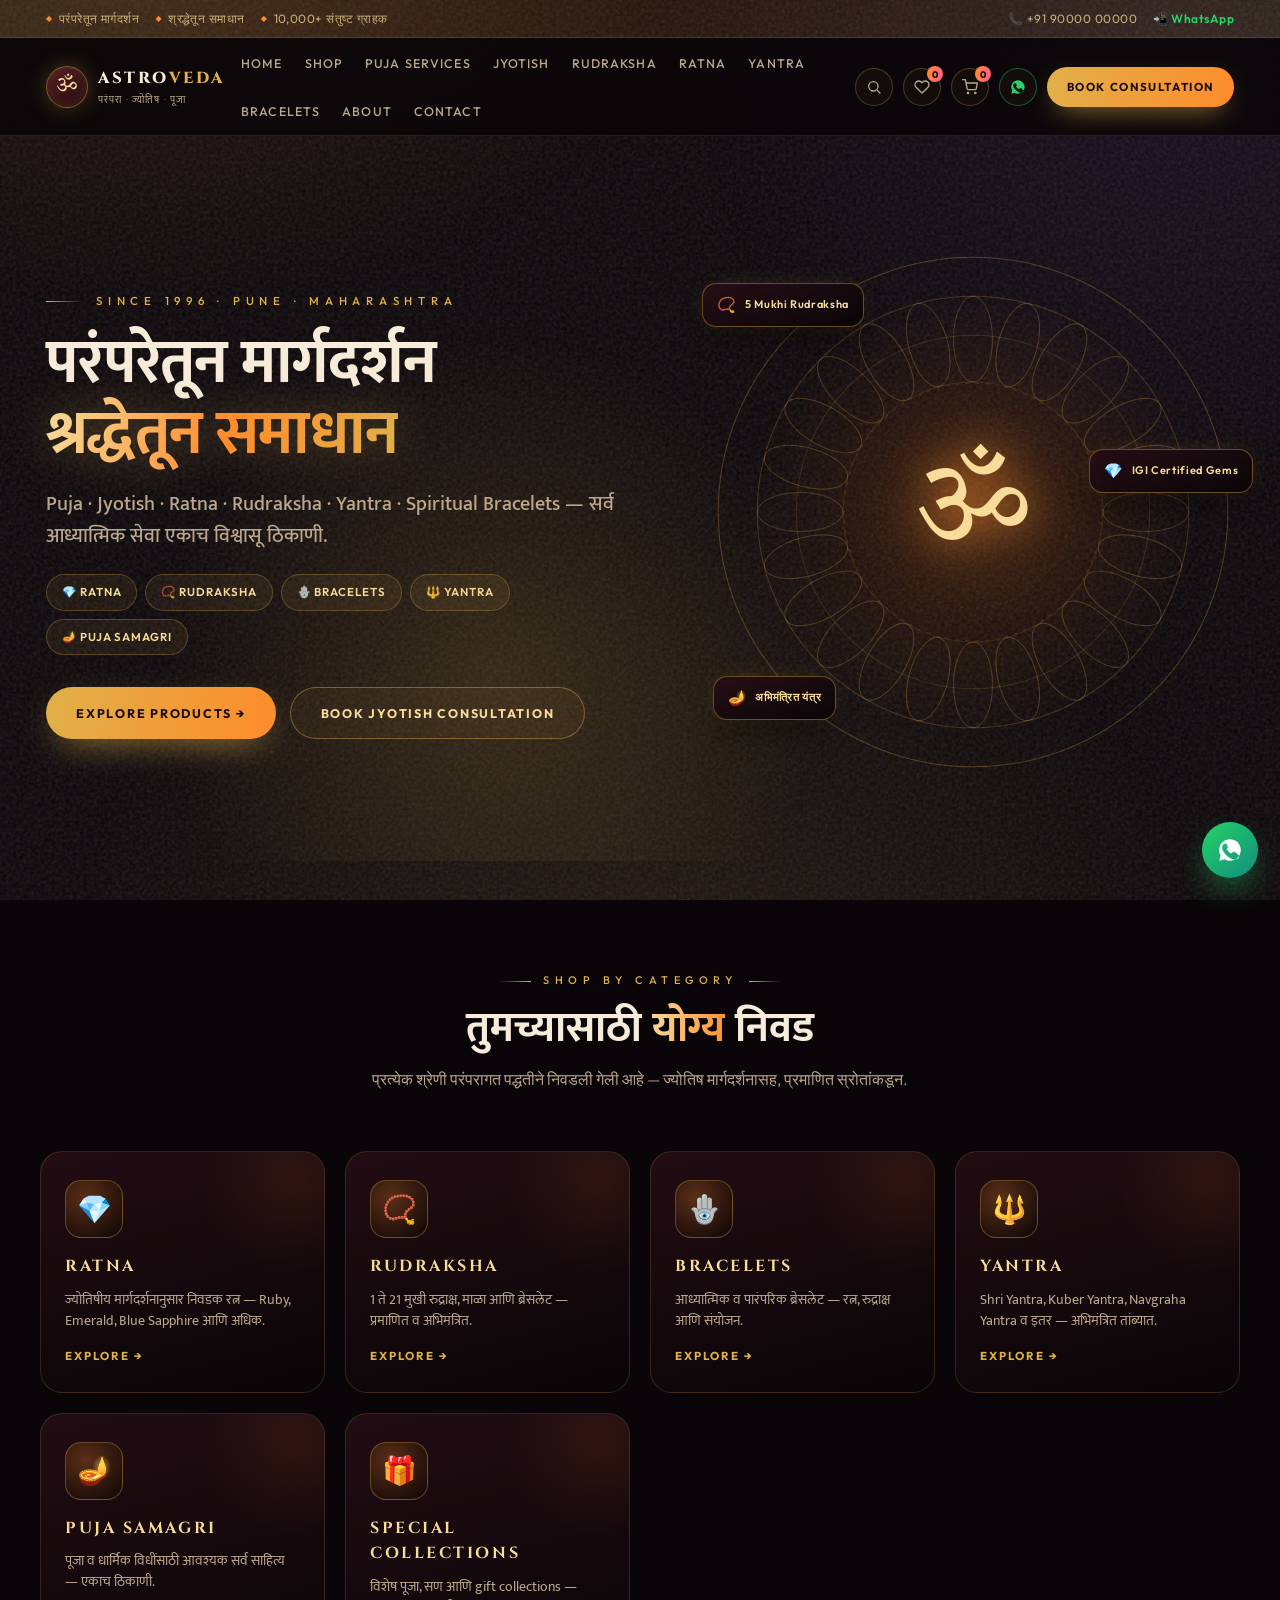
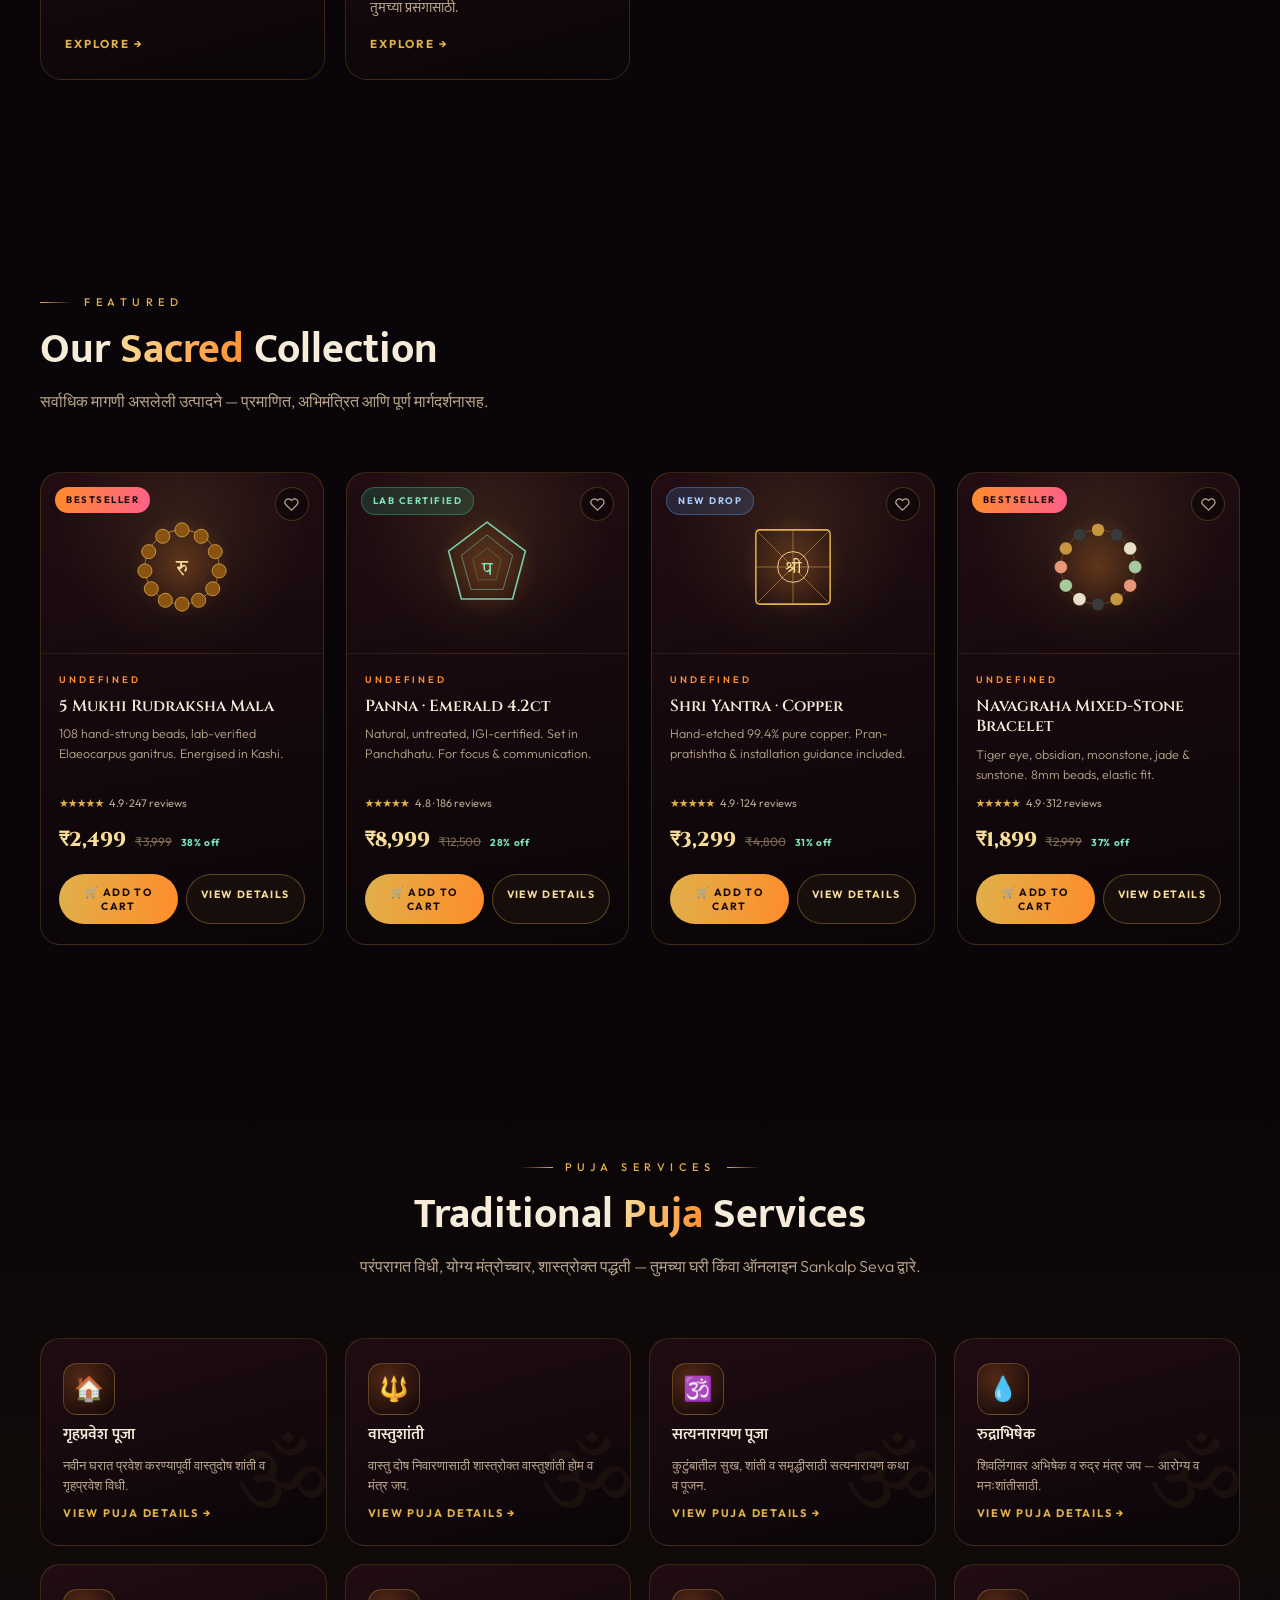
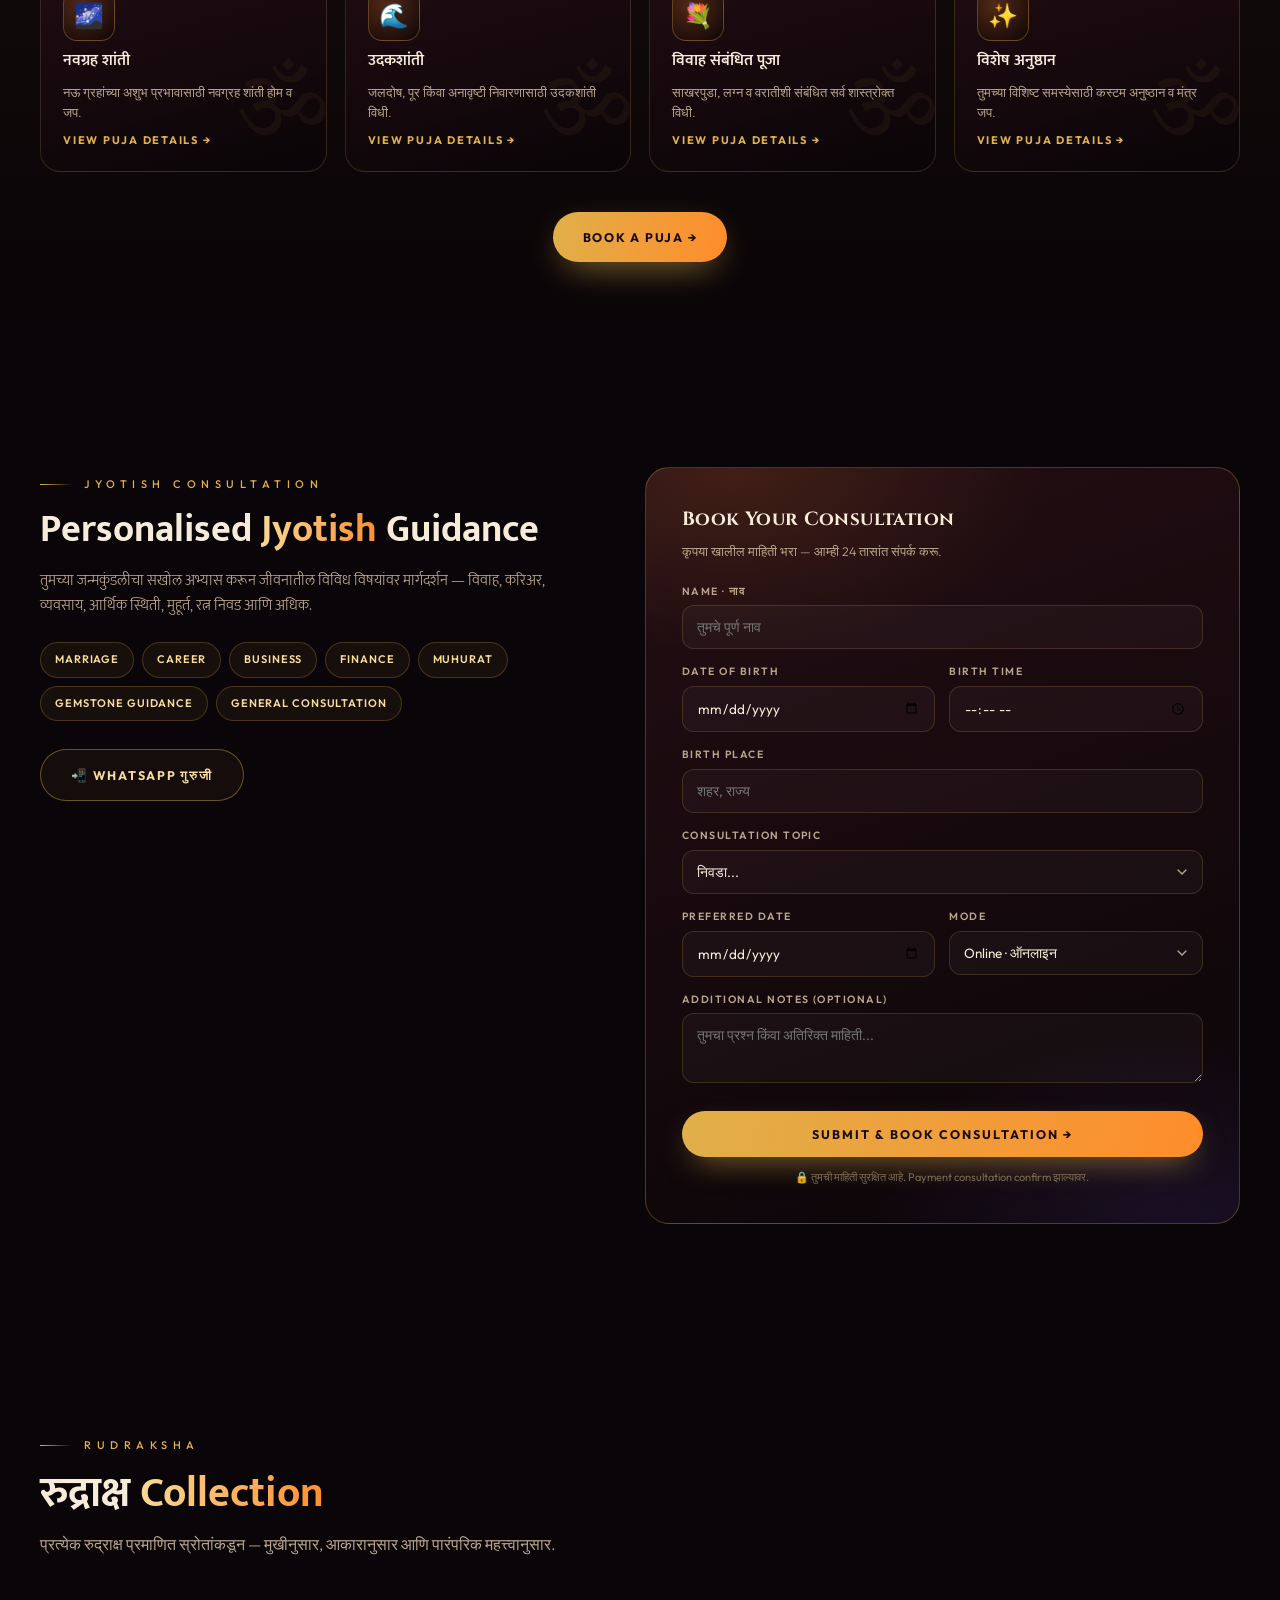
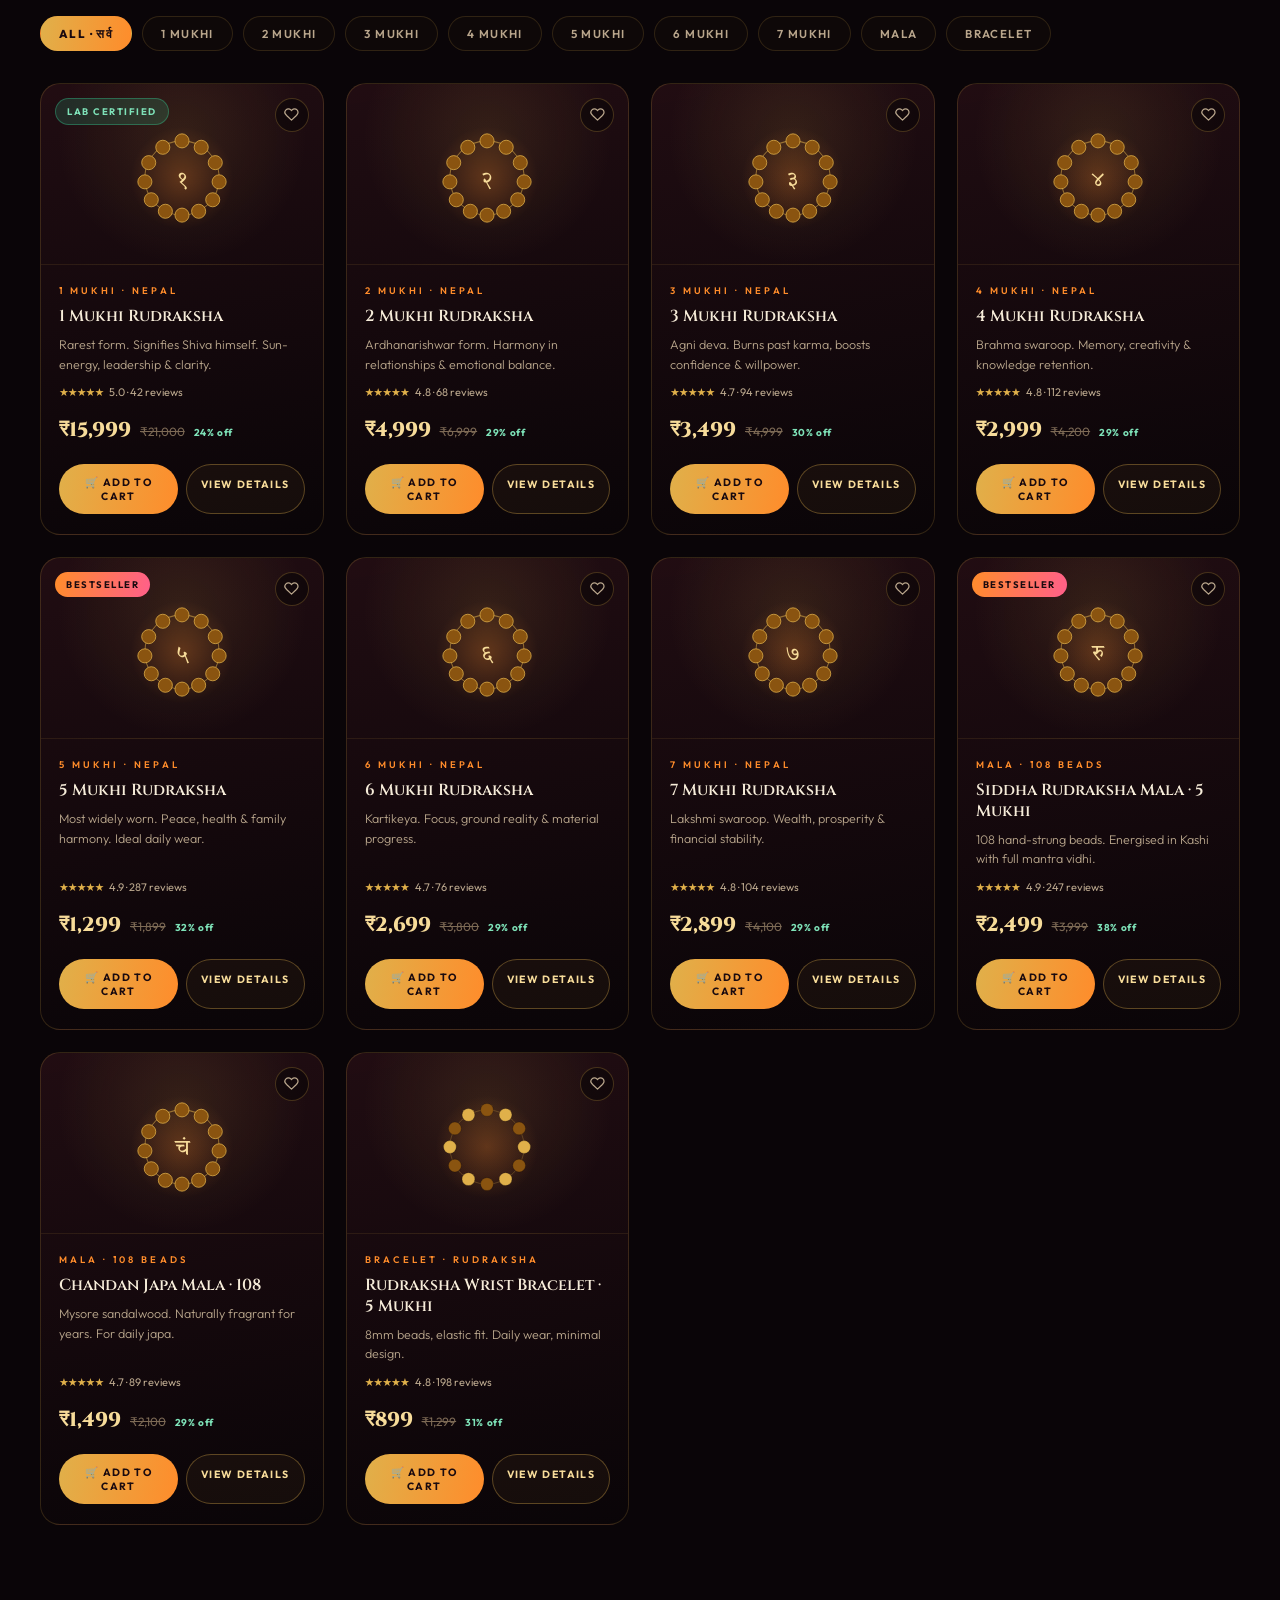
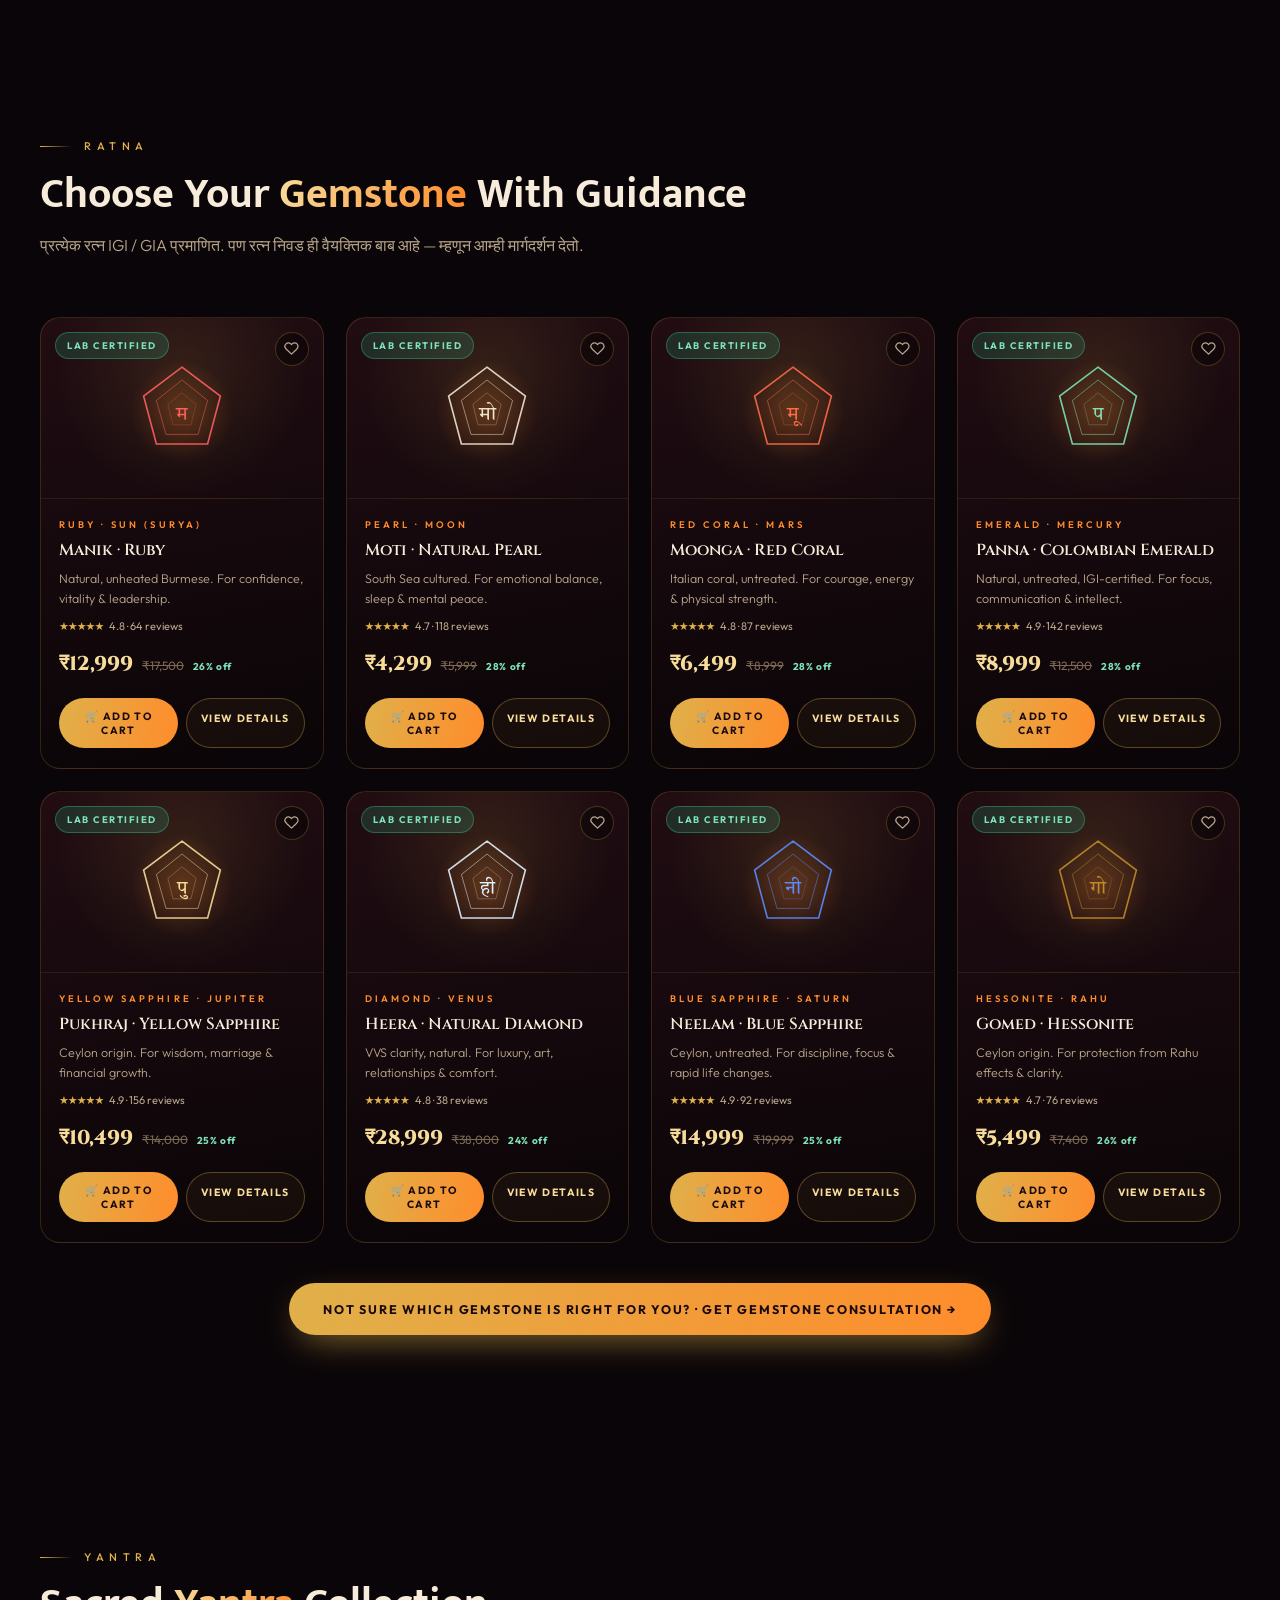
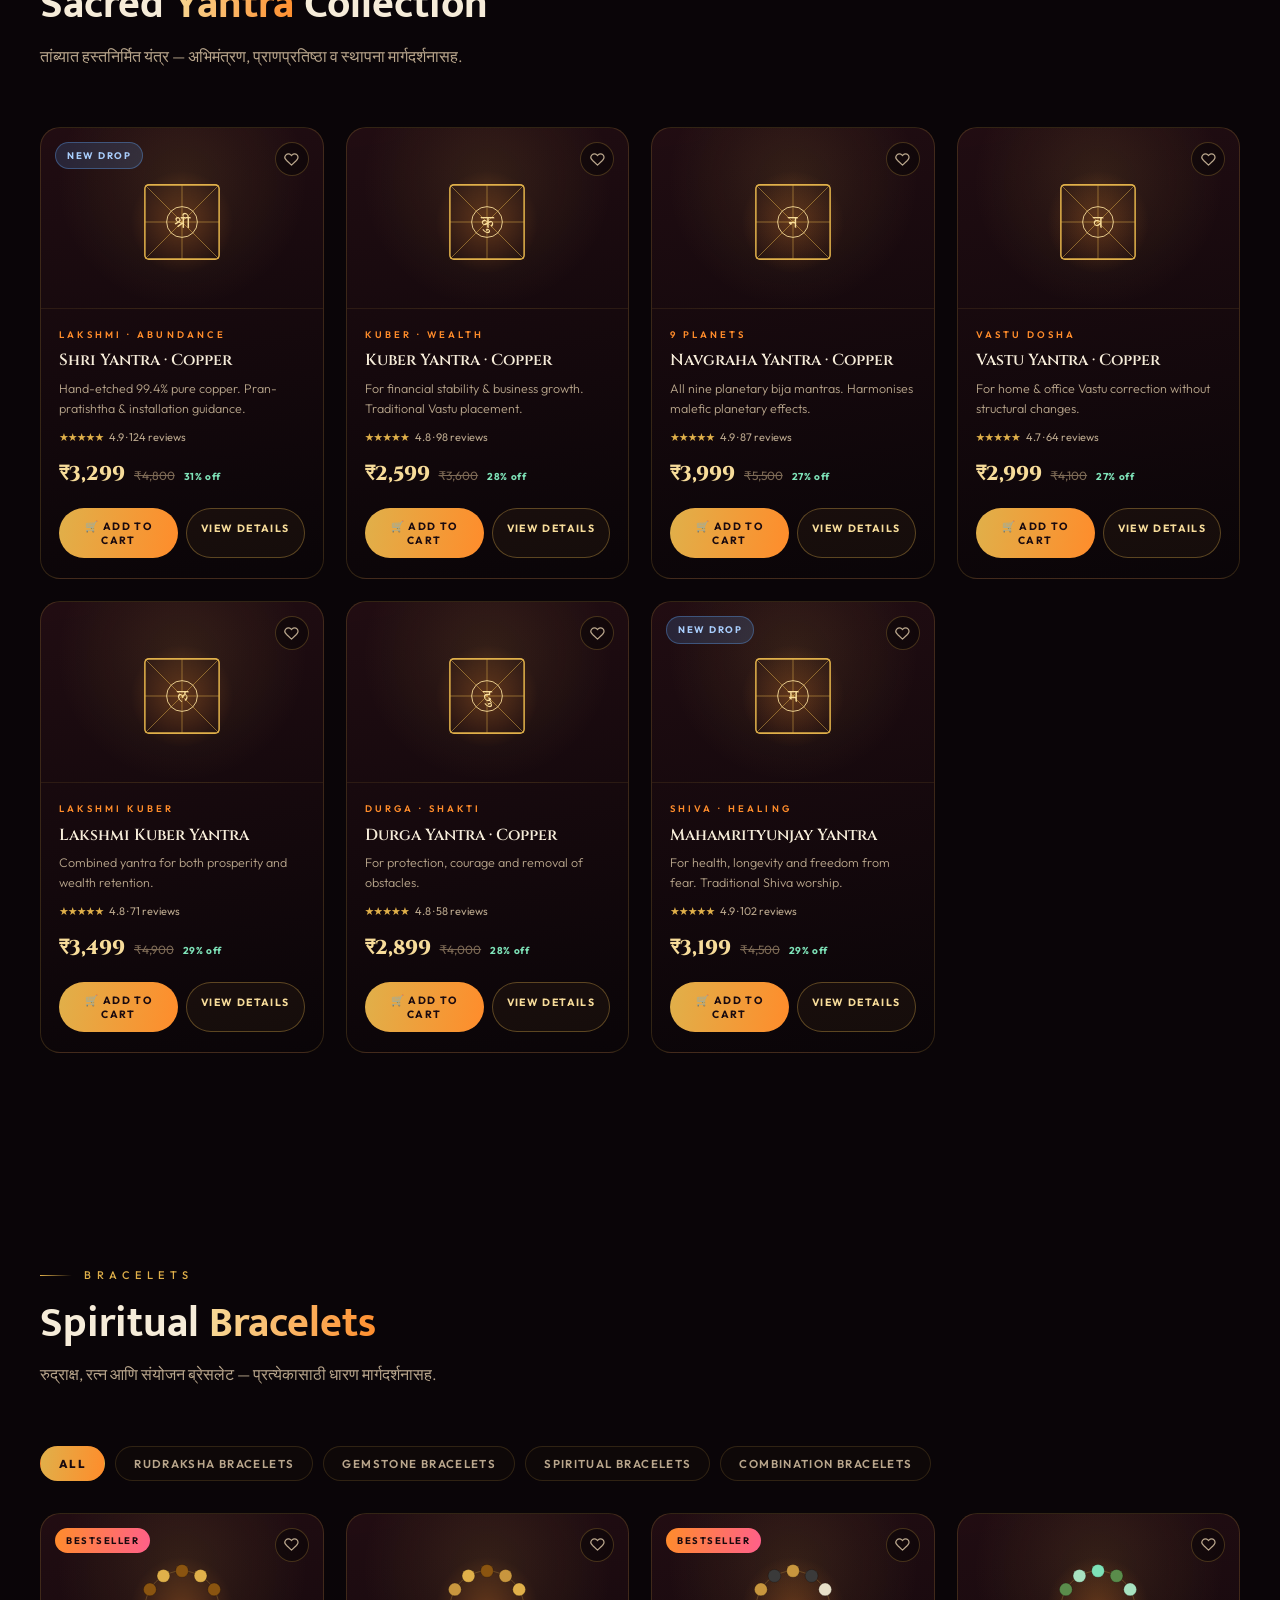
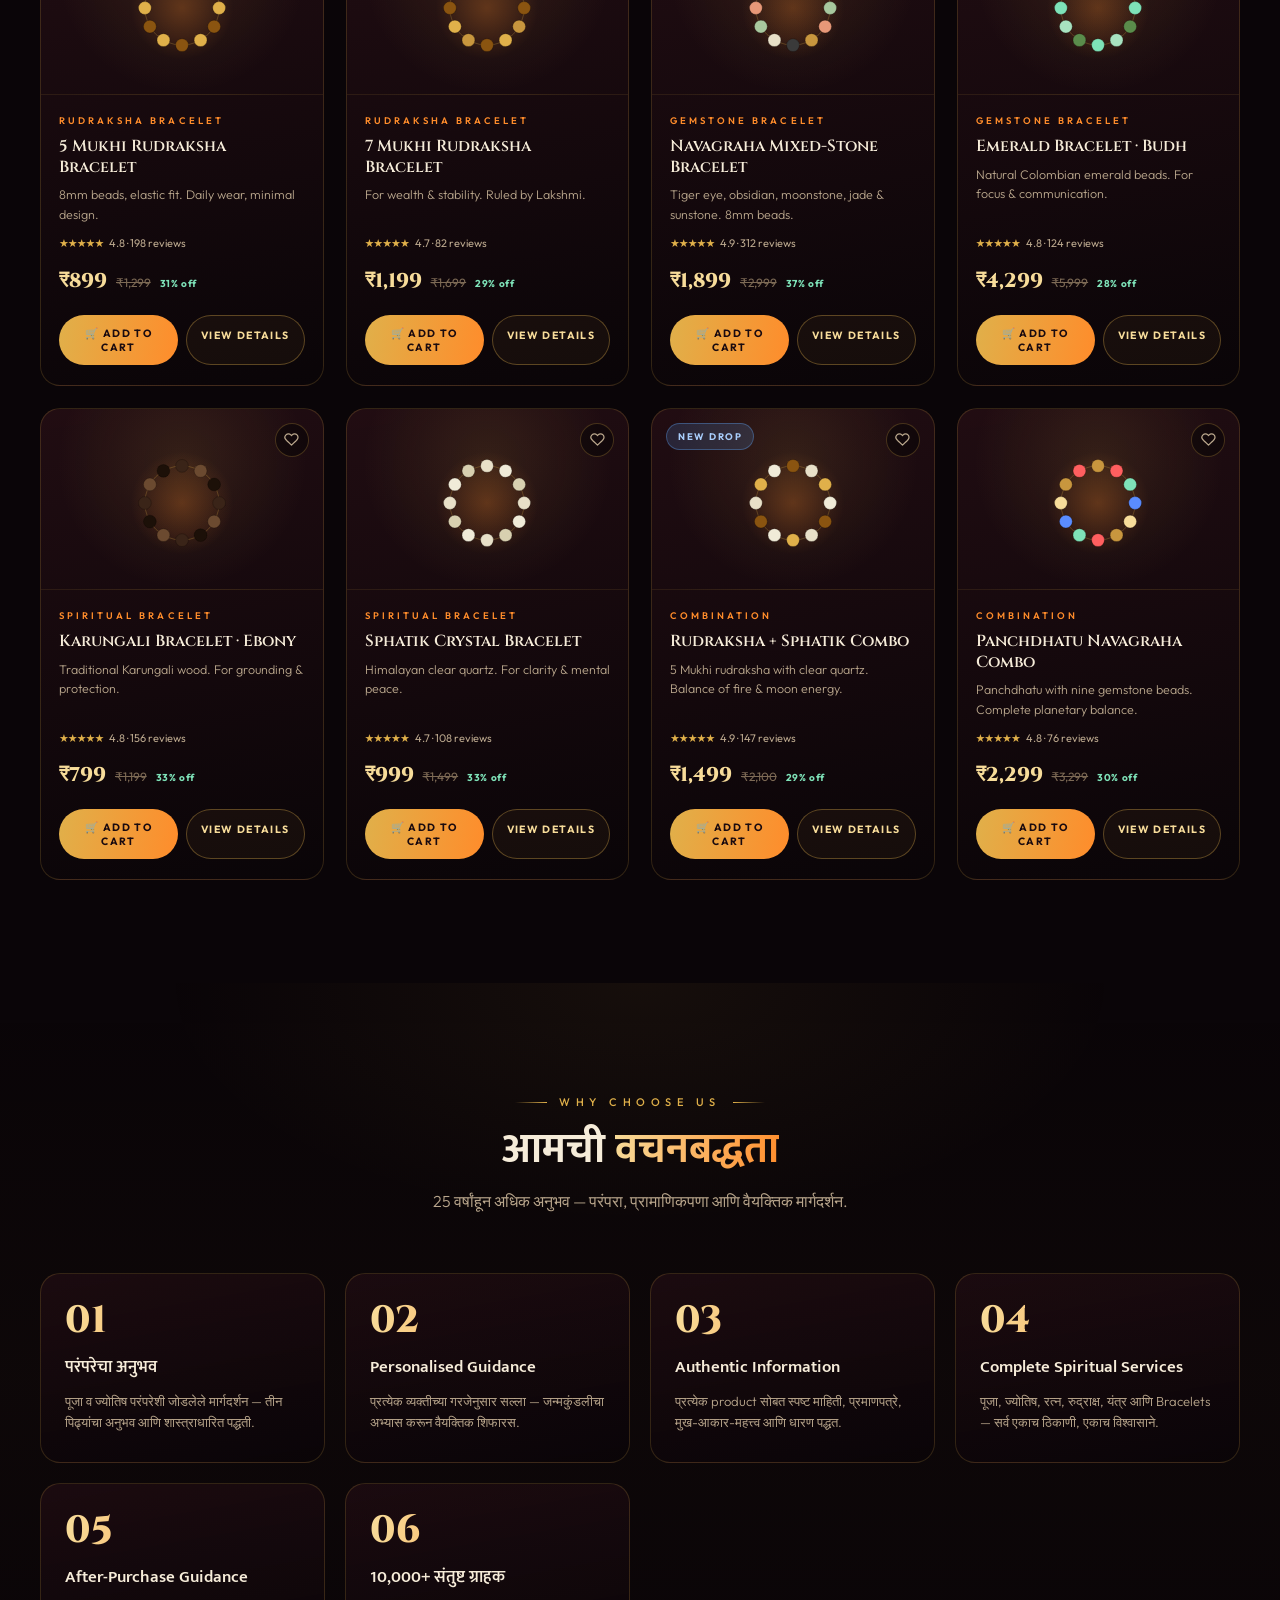
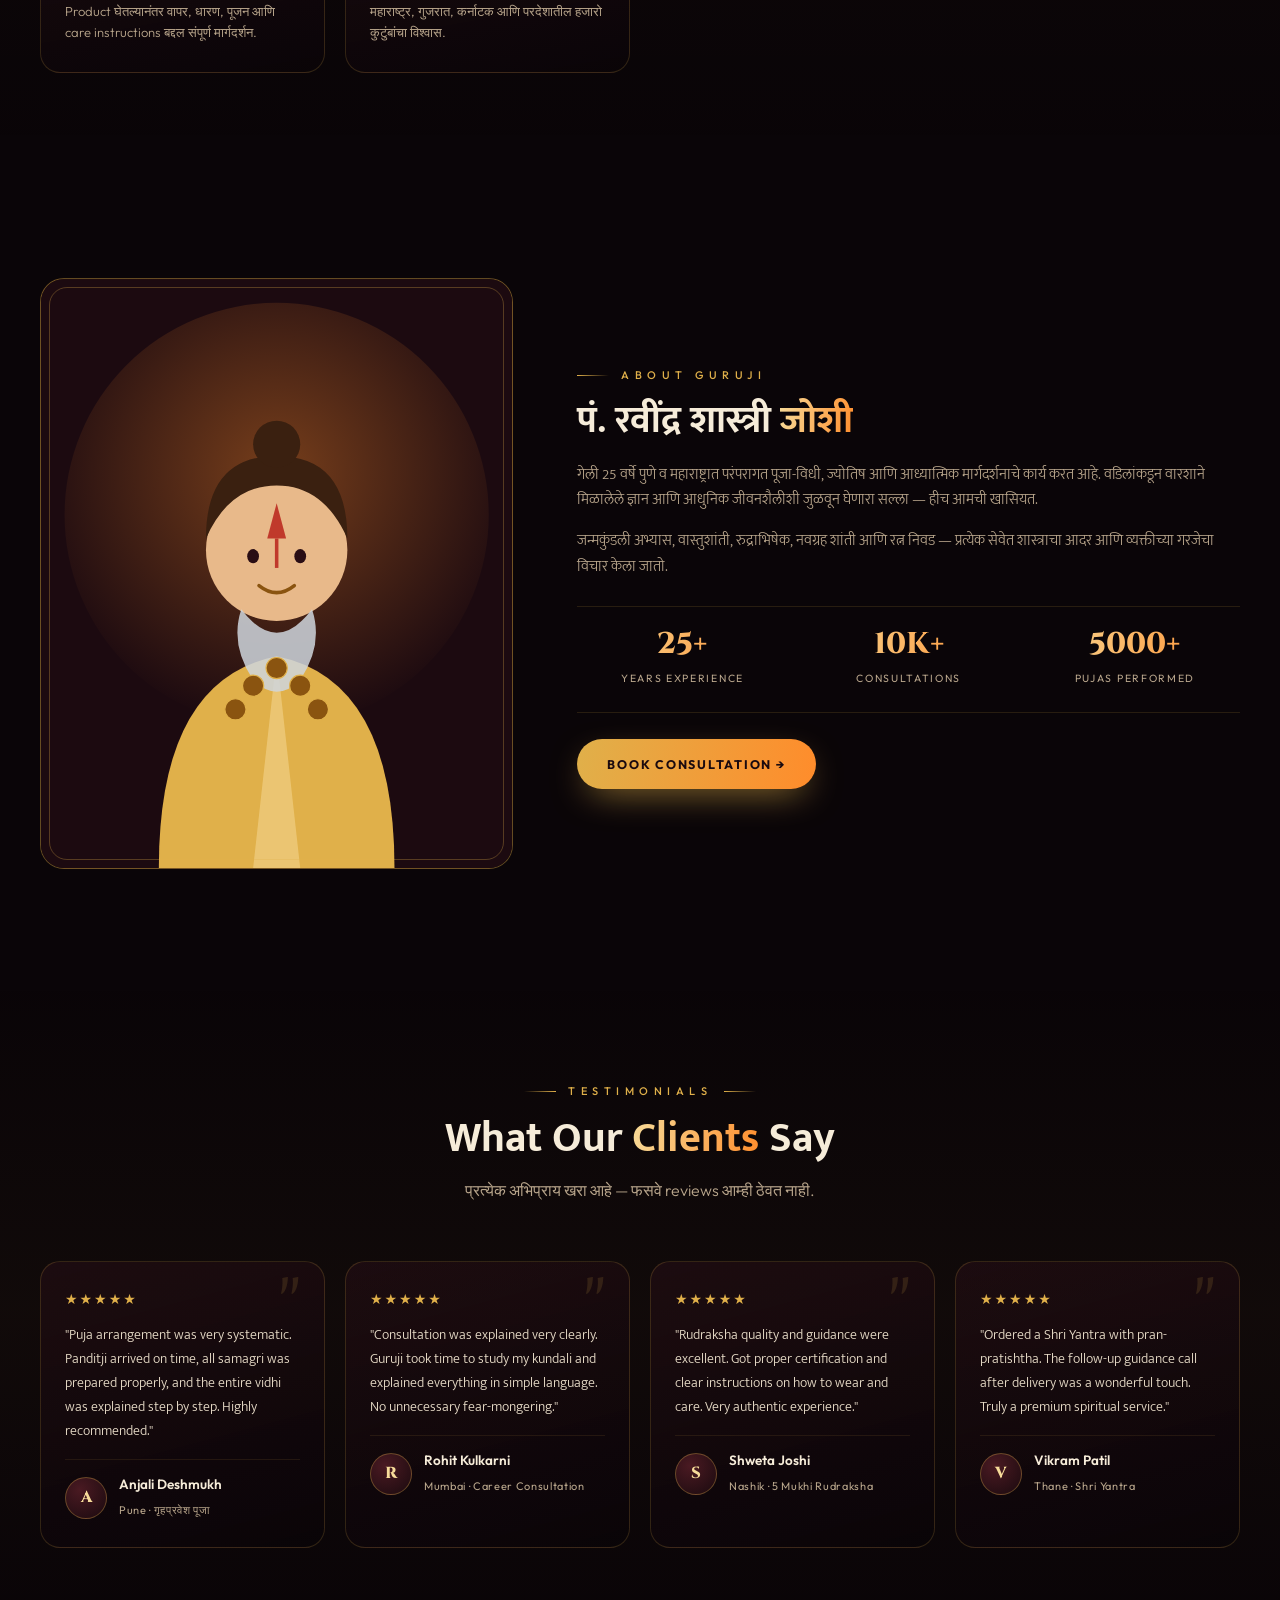
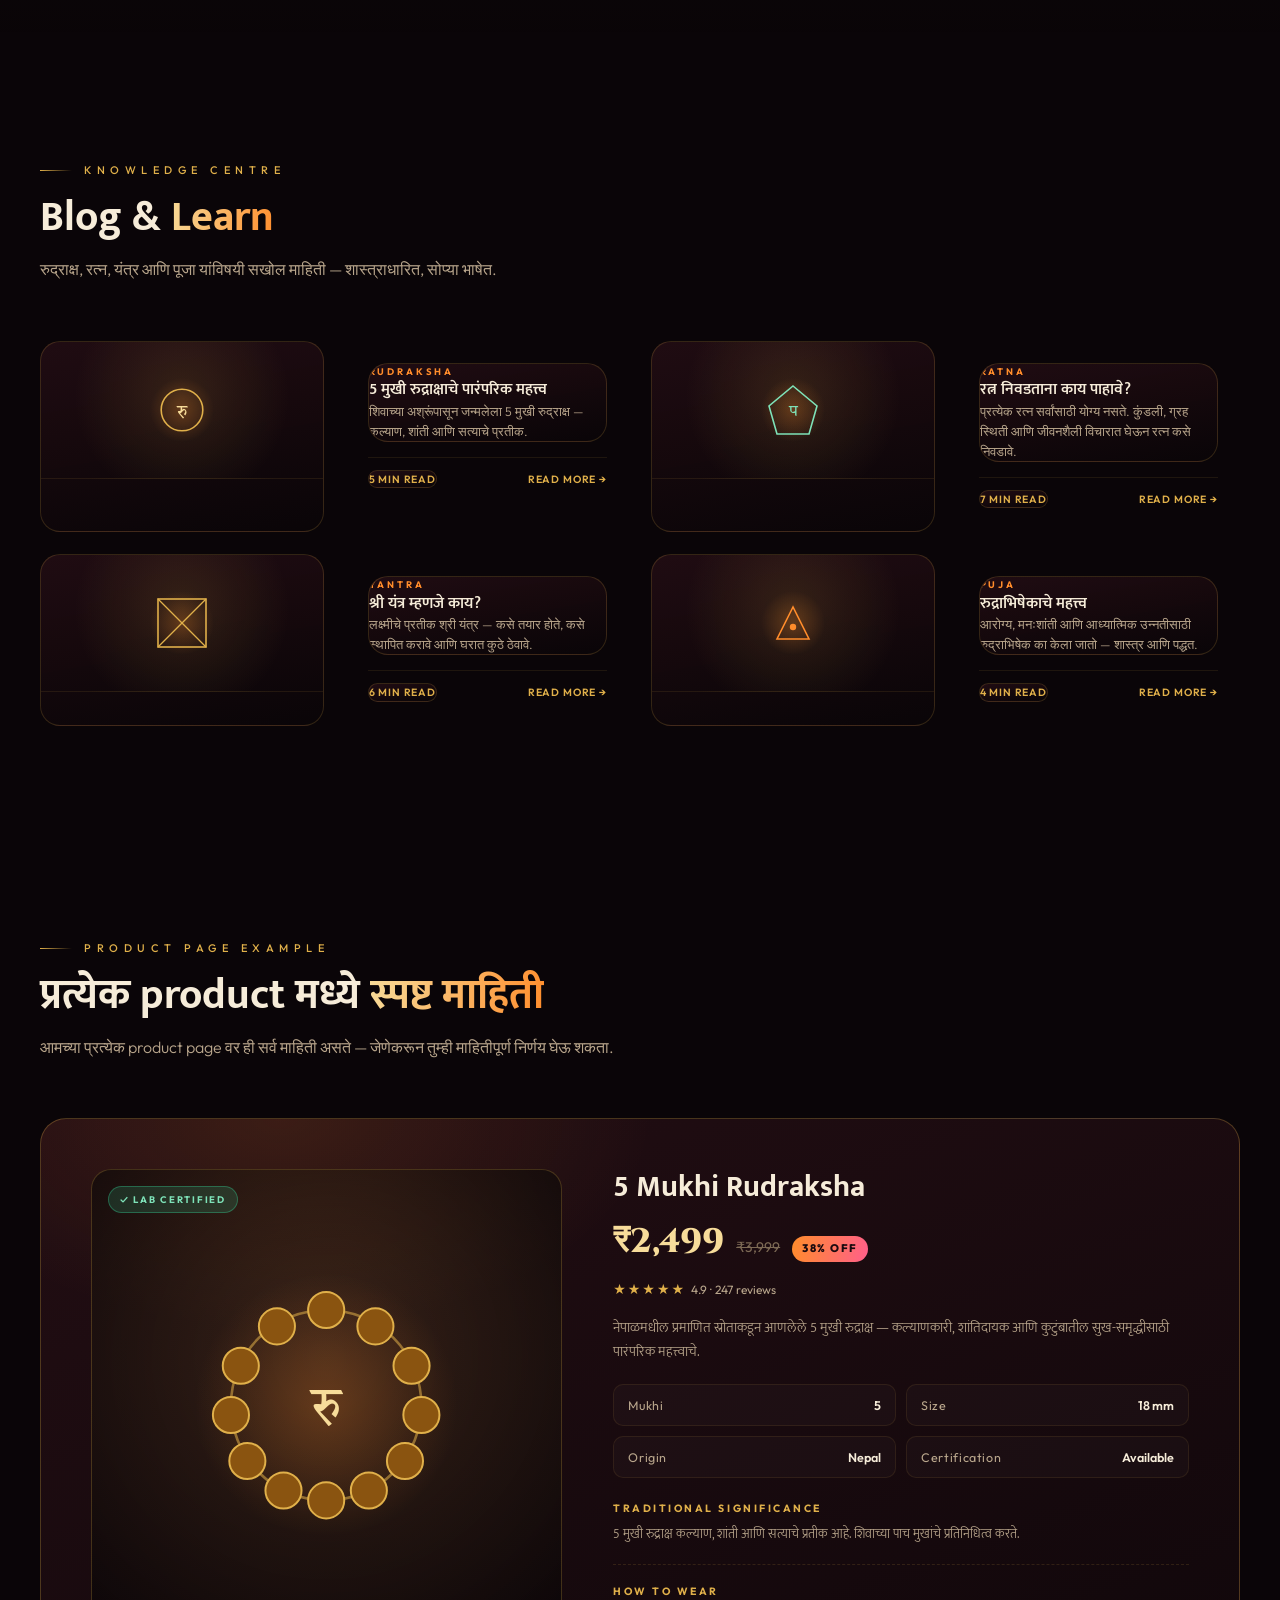
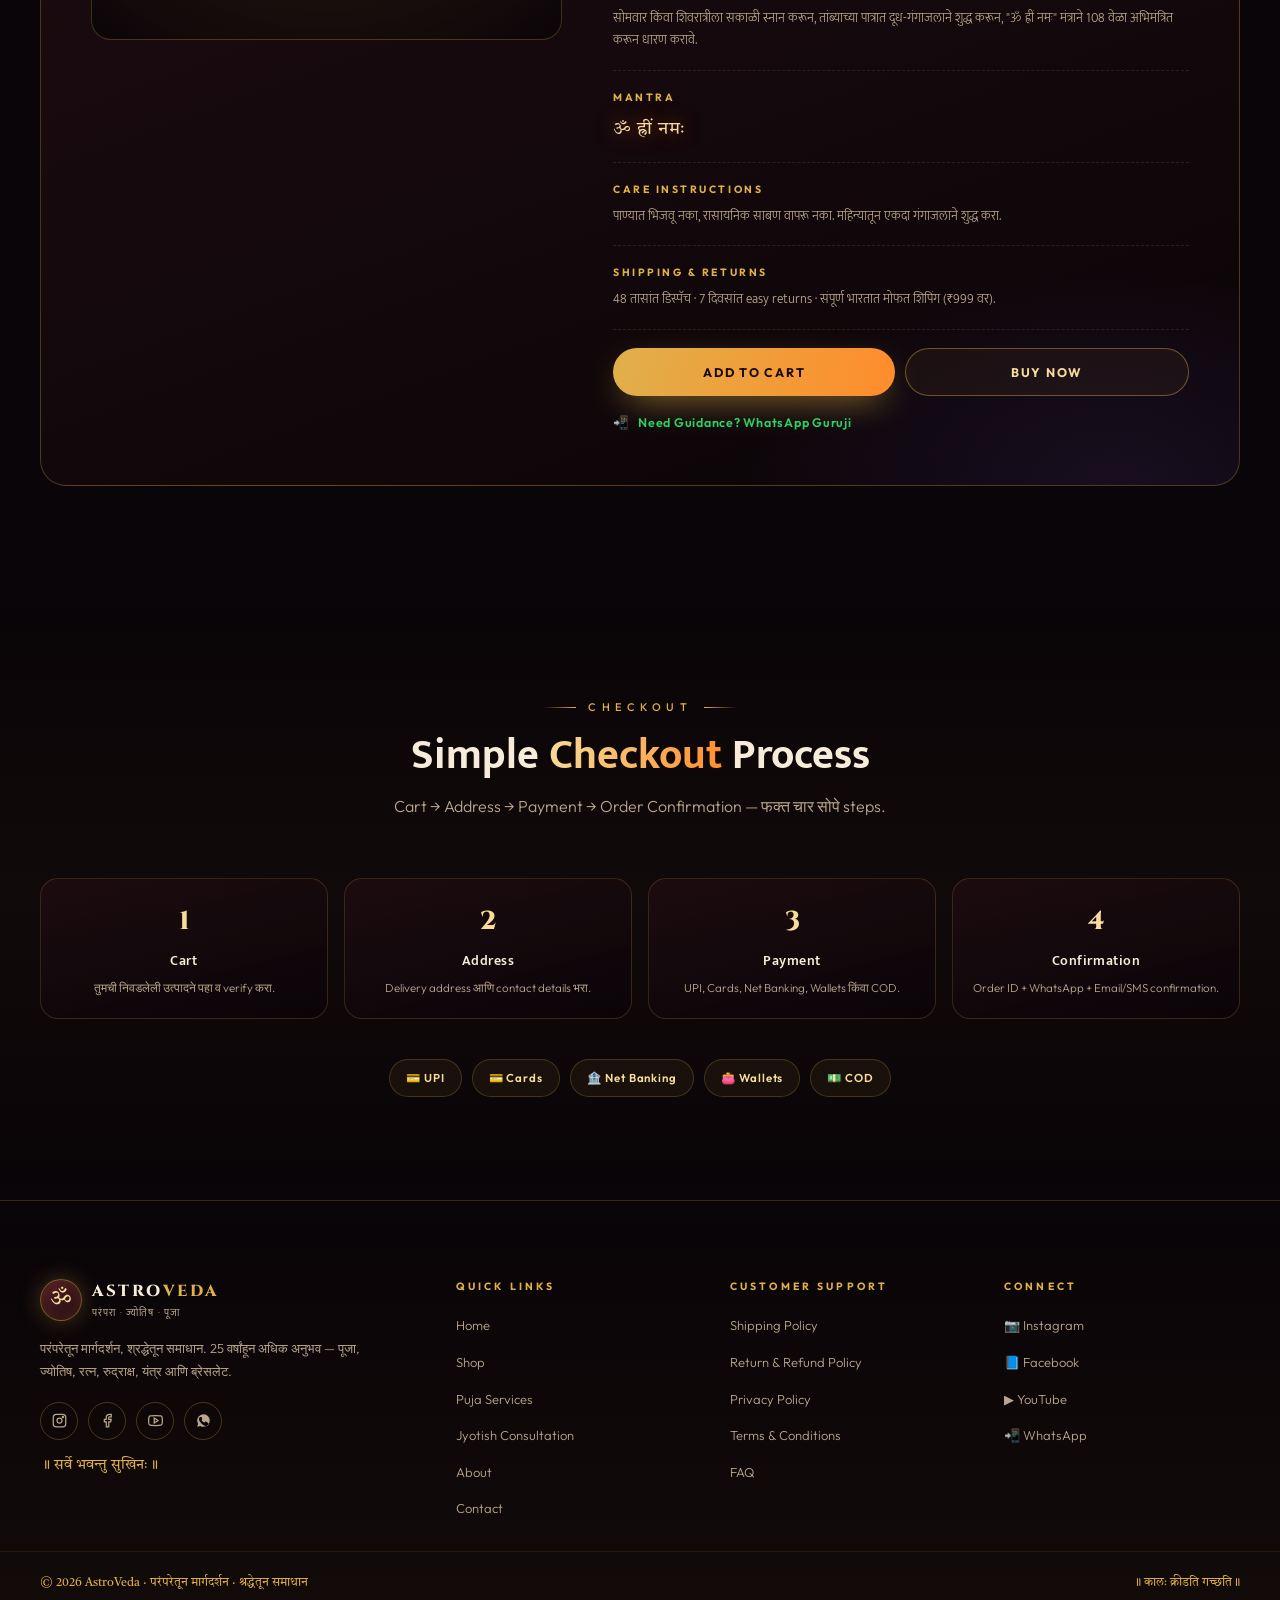
<file: V1/deepseek_html_20261015_e200dc (1).html>
<!DOCTYPE html>
<html lang="mr">
<head>
<meta charset="UTF-8" />
<meta name="viewport" content="width=device-width, initial-scale=1" />
<title>AstroVeda — परंपरेतून मार्गदर्शन • श्रद्धेतून समाधान</title>

<link rel="preconnect" href="https://fonts.googleapis.com">
<link rel="preconnect" href="https://fonts.gstatic.com" crossorigin>
<link href="https://fonts.googleapis.com/css2?family=Cinzel:wght@400;500;600;700;800&family=Tiro+Devanagari+Sanskrit:ital@0;1&family=Outfit:wght@200;300;400;500;600;700;800&family=Mukta:wght@300;400;500;600;700;800&display=swap" rel="stylesheet">

<style>
:root{
  --ink:#0a0508; --deep:#12080d; --maroon:#2a0d14; --maroon-2:#3d1219;
  --gold:#e0b04a; --gold-lt:#f7dc9a; --gold-dk:#a8701c;
  --saffron:#ff8c2b; --cream:#f6ecd9;
  --muted:#b9a68c; --muted-2:#7d6a55;
  --pink:#ff5f8a; --violet:#8b5cf6; --green:#7ee2b8;
  --line:rgba(224,176,74,.18); --line-2:rgba(224,176,74,.08);
  --serif:'Cinzel', serif; --dev:'Tiro Devanagari Sanskrit', serif;
  --mrt:'Mukta', system-ui, sans-serif; --sans:'Outfit', system-ui, sans-serif;
}
*{margin:0;padding:0;box-sizing:border-box}
html{-webkit-text-size-adjust:100%;overflow-x:clip;scroll-behavior:smooth}
body{background:var(--ink);color:var(--cream);font-family:var(--sans);overflow-x:clip;line-height:1.6;-webkit-font-smoothing:antialiased}
img{max-width:100%;display:block}
a{color:inherit;text-decoration:none}
button{font-family:inherit;border:none;background:none;cursor:pointer;color:inherit}
::selection{background:var(--gold);color:var(--ink)}
::-webkit-scrollbar{width:9px}
::-webkit-scrollbar-track{background:#0a0508}
::-webkit-scrollbar-thumb{background:linear-gradient(var(--gold),var(--saffron));border-radius:9px}

.bg-fx{position:fixed;inset:0;z-index:0;pointer-events:none;
  background:radial-gradient(900px 600px at 12% -5%, rgba(255,140,43,.10), transparent 60%),
    radial-gradient(800px 700px at 92% 12%, rgba(139,92,246,.08), transparent 60%),
    radial-gradient(1000px 800px at 50% 110%, rgba(224,176,74,.10), transparent 60%);}
.bg-grain{position:fixed;inset:0;z-index:1;pointer-events:none;opacity:.28;
  background-image:url("data:image/svg+xml,%3Csvg viewBox='0 0 300 300' xmlns='http://www.w3.org/2000/svg'%3E%3Cfilter id='n'%3E%3CfeTurbulence type='fractalNoise' baseFrequency='.85' numOctaves='3'/%3E%3C/filter%3E%3Crect width='100%25' height='100%25' filter='url(%23n)' opacity='.5'/%3E%3C/svg%3E");}

/* TOP BAR */
.top-bar{position:relative;z-index:60;
  background:linear-gradient(90deg, rgba(224,176,74,.14), rgba(255,140,43,.10), rgba(224,176,74,.14));
  border-bottom:1px solid var(--line);padding:9px clamp(16px,4vw,46px);
  display:flex;align-items:center;justify-content:space-between;gap:16px;flex-wrap:wrap;
  font-size:12px;color:rgba(247,220,154,.75);letter-spacing:.04em;}
.top-bar .tb-left{display:flex;align-items:center;gap:16px;flex-wrap:wrap}
.top-bar .tb-left span{display:inline-flex;align-items:center;gap:6px}
.top-bar .tb-left span::before{content:'◆';color:var(--saffron);font-size:8px}
.top-bar .tb-right{display:flex;align-items:center;gap:16px}
.top-bar a:hover{color:var(--gold-lt)}
.top-bar .wa{color:#25D366;font-weight:600}

/* NAV */
.nav{position:sticky;top:0;z-index:900;
  display:flex;align-items:center;justify-content:space-between;gap:16px;
  padding:12px clamp(16px,4vw,46px);
  background:rgba(10,5,8,.86);backdrop-filter:blur(18px);
  border-bottom:1px solid rgba(224,176,74,.14);}
.brand{display:flex;align-items:center;gap:10px;flex-shrink:0}
.brand-mark{width:42px;height:42px;border-radius:50%;display:grid;place-items:center;
  font-family:var(--dev);font-size:22px;color:var(--gold-lt);
  background:radial-gradient(circle at 35% 30%,#4a1a22,#1a0a0f);
  border:1px solid rgba(224,176,74,.45);
  box-shadow:0 0 22px rgba(224,176,74,.28), inset 0 0 14px rgba(255,140,43,.18);}
.brand-name{font-family:var(--serif);font-weight:800;letter-spacing:.16em;font-size:16px;color:var(--cream);line-height:1}
.brand-name em{color:var(--gold);font-style:normal}
.brand-tag{font-family:var(--mrt);font-size:9.5px;color:var(--muted);letter-spacing:.12em;display:block;margin-top:3px}

.nav-links{display:flex;gap:22px;list-style:none;align-items:center;flex-wrap:wrap}
.nav-links a{font-size:12.5px;letter-spacing:.09em;text-transform:uppercase;color:var(--muted);font-weight:500;
  position:relative;padding:8px 0;transition:color .3s;white-space:nowrap;}
.nav-links a::after{content:'';position:absolute;left:0;bottom:2px;height:1px;width:0;
  background:linear-gradient(90deg,var(--gold),var(--saffron),var(--violet));
  transition:width .4s cubic-bezier(.2,.8,.2,1);box-shadow:0 0 12px rgba(224,176,74,.6);}
.nav-links a:hover{color:var(--gold-lt)}
.nav-links a:hover::after{width:100%}

.nav-actions{display:flex;align-items:center;gap:10px;flex-shrink:0}
.icon-btn{width:38px;height:38px;border-radius:50%;display:grid;place-items:center;
  border:1px solid rgba(224,176,74,.28);background:rgba(224,176,74,.04);
  color:var(--muted);transition:.3s;position:relative;}
.icon-btn:hover{color:var(--gold-lt);border-color:rgba(224,176,74,.55);background:rgba(224,176,74,.12)}
.icon-btn svg{width:16px;height:16px}
.icon-btn .badge{position:absolute;top:-3px;right:-3px;min-width:16px;height:16px;padding:0 4px;border-radius:99px;
  background:linear-gradient(100deg,var(--saffron),var(--pink));color:#1a0a0f;font-size:9.5px;font-weight:800;
  display:grid;place-items:center;font-family:var(--sans);}
.btn-book{font-size:11.5px;letter-spacing:.14em;text-transform:uppercase;font-weight:700;
  padding:11px 20px;border-radius:99px;background:linear-gradient(100deg,var(--gold),var(--saffron));color:#1a0a0f;
  box-shadow:0 10px 28px -10px rgba(224,176,74,.75);transition:.35s;white-space:nowrap;}
.btn-book:hover{transform:translateY(-2px);box-shadow:0 16px 36px -10px rgba(255,140,43,.9)}

.hamburger{display:none}
@media(max-width:1180px){.nav-links{display:none}.hamburger{display:grid}}
@media(max-width:520px){.top-bar{justify-content:center}.top-bar .tb-right span:not(.wa){display:none}.brand-tag{display:none}}

.mobile-drawer{position:fixed;top:0;right:-320px;bottom:0;width:300px;z-index:999;
  background:linear-gradient(180deg,#1c0a10,#0a0508);border-left:1px solid var(--line);
  padding:80px 26px 40px;transition:right .4s cubic-bezier(.2,.8,.2,1);overflow-y:auto;}
.mobile-drawer.open{right:0;box-shadow:-30px 0 80px rgba(0,0,0,.7)}
.mobile-drawer ul{list-style:none;display:flex;flex-direction:column;gap:2px}
.mobile-drawer a{display:block;padding:14px 6px;font-size:14px;letter-spacing:.06em;text-transform:uppercase;
  color:var(--muted);font-weight:500;border-bottom:1px solid rgba(224,176,74,.08);transition:.3s;}
.mobile-drawer a:hover{color:var(--gold-lt);padding-left:14px;border-color:rgba(224,176,74,.35)}
.drawer-close{position:absolute;top:20px;right:20px;width:36px;height:36px;border-radius:50%;
  display:grid;place-items:center;border:1px solid rgba(224,176,74,.4);color:var(--gold-lt);}
.drawer-overlay{position:fixed;inset:0;z-index:998;background:rgba(0,0,0,.7);backdrop-filter:blur(4px);
  opacity:0;visibility:hidden;transition:.35s;}
.drawer-overlay.show{opacity:1;visibility:visible}

/* HERO */
.hero{position:relative;z-index:5;padding:clamp(60px,9vw,120px) clamp(16px,4vw,46px) clamp(50px,7vw,100px);overflow:hidden;}
.hero-inner{max-width:1280px;margin:0 auto;display:grid;grid-template-columns:1.15fr 1fr;
  gap:clamp(30px,5vw,70px);align-items:center;}
@media(max-width:900px){.hero-inner{grid-template-columns:1fr;text-align:center;gap:36px}}
.hero-halo{position:absolute;top:20%;left:8%;width:min(90vw,780px);aspect-ratio:1;border-radius:50%;
  background:radial-gradient(circle, rgba(224,176,74,.16), transparent 62%);pointer-events:none;}
.hero-copy .eyebrow{font-size:11.5px;letter-spacing:.5em;text-transform:uppercase;color:var(--gold);font-weight:500;
  margin-bottom:18px;display:inline-flex;align-items:center;gap:14px;}
.hero-copy .eyebrow::before{content:'';width:36px;height:1px;background:linear-gradient(90deg,var(--gold),transparent)}
.hero-copy h1{font-family:var(--mrt);font-weight:700;font-size:clamp(30px,5.6vw,62px);line-height:1.14;letter-spacing:-.01em;margin-bottom:18px;}
.hero-copy h1 em{font-style:normal;background:linear-gradient(100deg,var(--gold-lt),var(--saffron),var(--gold));
  -webkit-background-clip:text;background-clip:text;color:transparent;filter:drop-shadow(0 0 22px rgba(224,176,74,.35));}
.hero-copy .sub{font-family:var(--mrt);font-weight:500;font-size:clamp(15px,2.2vw,20px);color:var(--muted);margin-bottom:22px;}
.hero-pills{display:flex;flex-wrap:wrap;gap:8px;margin-bottom:32px;}
@media(max-width:900px){.hero-pills{justify-content:center}}
.hero-pills span{font-size:11.5px;letter-spacing:.08em;text-transform:uppercase;padding:8px 15px;border-radius:99px;
  font-weight:600;background:rgba(224,176,74,.08);border:1px solid rgba(224,176,74,.28);color:var(--gold-lt);}
.hero-actions{display:flex;gap:14px;flex-wrap:wrap}
@media(max-width:900px){.hero-actions{justify-content:center}}
.btn{display:inline-flex;align-items:center;gap:9px;padding:15px 30px;border-radius:99px;
  font-size:12.5px;font-weight:700;letter-spacing:.14em;text-transform:uppercase;
  transition:.4s cubic-bezier(.2,.8,.2,1);position:relative;white-space:nowrap;}
.btn-gold{background:linear-gradient(100deg,var(--gold),var(--saffron));color:#1a0a0f;box-shadow:0 12px 36px -12px rgba(224,176,74,.75);}
.btn-gold:hover{transform:translateY(-3px);box-shadow:0 20px 50px -12px rgba(255,140,43,.85)}
.btn-ghost{border:1px solid rgba(224,176,74,.42);color:var(--gold-lt);background:rgba(224,176,74,.05);}
.btn-ghost:hover{background:rgba(224,176,74,.14);transform:translateY(-3px)}

.hero-visual{
  position:relative;
  aspect-ratio:1;
  width:100%;
  max-width:520px;
  margin-inline:auto;
  border-radius:50%;
  display:grid;
  place-items:center;
  background:radial-gradient(circle at 50% 50%, rgba(255,140,43,.18), transparent 62%);
}
.hero-visual .mandala,
.hero-visual .mandala-rev{
  position:absolute;
  top:50%;left:50%;
  width:100%;height:100%;
  transform:translate(-50%,-50%);
  overflow:visible;
}
.hero-visual .mandala{animation:spinCentered 90s linear infinite}
.hero-visual .mandala-rev{
  width:84%;height:84%;
  animation:spinCentered 60s linear infinite reverse;
}
@keyframes spinCentered{
  from{transform:translate(-50%,-50%) rotate(0deg)}
  to{transform:translate(-50%,-50%) rotate(360deg)}
}
.hero-visual .center-om{
  position:relative;
  z-index:3;
  font-family:var(--dev);
  font-size:clamp(60px,11vw,120px);
  line-height:1;
  color:var(--gold-lt);
  text-shadow:0 0 40px rgba(255,140,43,.9), 0 0 100px rgba(255,140,43,.5);
  animation:pulseOm 3.6s ease-in-out infinite;
}
@keyframes pulseOm{0%,100%{transform:scale(1);opacity:.9}50%{transform:scale(1.06);opacity:1}}

.hero-floating-chips{position:absolute;inset:0;pointer-events:none}
.hero-chip{position:absolute;background:linear-gradient(160deg, rgba(38,15,21,.95), rgba(10,5,8,.98));
  border:1px solid rgba(224,176,74,.4);border-radius:14px;padding:9px 14px;
  font-size:11px;letter-spacing:.06em;font-weight:600;color:var(--gold-lt);
  display:inline-flex;align-items:center;gap:8px;
  box-shadow:0 14px 30px -12px rgba(0,0,0,.85), 0 0 24px -8px rgba(224,176,74,.3);
  animation:chipFloat 5s ease-in-out infinite;}
.hero-chip::before{content:attr(data-icon);font-size:15px}
.hero-chip.c1{top:6%;left:-2%;animation-delay:0s}
.hero-chip.c2{top:38%;right:-4%;animation-delay:1.2s}
.hero-chip.c3{bottom:10%;left:0%;animation-delay:2.4s}
@keyframes chipFloat{0%,100%{transform:translateY(0)}50%{transform:translateY(-10px)}}
@media(max-width:900px){
  .hero-chip.c1{top:2%;left:4%}
  .hero-chip.c2{top:36%;right:4%}
  .hero-chip.c3{bottom:4%;left:4%}
  .hero-visual{max-width:400px}
}

/* SECTIONS */
section{position:relative;z-index:5}
.wrap{max-width:1280px;margin:0 auto;padding:clamp(60px,8vw,110px) clamp(16px,4vw,40px)}
.sec-head{max-width:820px;margin-bottom:clamp(34px,5vw,58px)}
.sec-head.center{margin-inline:auto;text-align:center}
.kicker{font-size:11px;letter-spacing:.5em;text-transform:uppercase;color:var(--gold);font-weight:500;
  margin-bottom:14px;display:inline-flex;align-items:center;gap:12px;}
.kicker::before{content:'';width:32px;height:1px;background:linear-gradient(90deg,var(--gold),transparent)}
.sec-head.center .kicker::before{background:linear-gradient(90deg,transparent,var(--gold))}
.sec-head.center .kicker::after{content:'';width:32px;height:1px;background:linear-gradient(90deg,var(--gold),transparent)}
.sec-head h2{font-family:var(--mrt);font-weight:700;font-size:clamp(24px,4.2vw,42px);line-height:1.18;}
.sec-head h2 em{font-style:normal;background:linear-gradient(100deg,var(--gold-lt),var(--saffron));
  -webkit-background-clip:text;background-clip:text;color:transparent;}
.sec-head p{color:var(--muted);font-weight:300;margin-top:14px;font-size:clamp(13.5px,1.6vw,16px);max-width:680px}
.sec-head.center p{margin-inline:auto}

.reveal{opacity:0;transform:translateY(30px);transition:opacity .9s ease, transform .9s cubic-bezier(.2,.8,.2,1)}
.reveal.in{opacity:1;transform:none}

/* CATEGORY */
.cat-grid{display:grid;grid-template-columns:repeat(auto-fit,minmax(230px,1fr));gap:20px}
.cat-card{position:relative;border:1px solid var(--line);border-radius:22px;padding:28px 24px 26px;
  background:linear-gradient(165deg, rgba(38,15,21,.85), rgba(10,5,8,.95));overflow:hidden;
  transition:.5s cubic-bezier(.2,.8,.2,1);display:flex;flex-direction:column;gap:10px;}
.cat-card::before{content:'';position:absolute;top:-70px;right:-70px;width:200px;height:200px;border-radius:50%;
  background:radial-gradient(circle, rgba(255,140,43,.2), transparent 65%);opacity:.4;transition:.5s;}
.cat-card:hover{transform:translateY(-8px);border-color:rgba(224,176,74,.5);box-shadow:0 34px 70px -34px rgba(224,176,74,.42);}
.cat-card:hover::before{opacity:.9;transform:scale(1.15)}
.cat-icon{width:58px;height:58px;border-radius:16px;display:grid;place-items:center;font-size:28px;
  background:radial-gradient(circle at 35% 30%, rgba(255,140,43,.28), rgba(0,0,0,.5));
  border:1px solid rgba(224,176,74,.35);margin-bottom:6px;}
.cat-title{font-family:var(--serif);font-weight:700;font-size:16px;letter-spacing:.16em;text-transform:uppercase;
  color:var(--gold-lt);position:relative;z-index:2;}
.cat-desc{font-family:var(--mrt);font-size:13.5px;color:var(--muted);line-height:1.55;flex:1;position:relative;z-index:2;}
.cat-link{display:inline-flex;align-items:center;gap:8px;font-size:11.5px;letter-spacing:.16em;text-transform:uppercase;
  font-weight:700;color:var(--gold);margin-top:6px;position:relative;z-index:2;transition:.35s;}
.cat-link:hover{color:var(--saffron);gap:12px}

/* PRODUCTS */
.prod-grid{display:grid;grid-template-columns:repeat(auto-fill,minmax(252px,1fr));gap:22px}
.prod-card{position:relative;display:flex;flex-direction:column;border:1px solid var(--line);border-radius:20px;overflow:hidden;
  background:linear-gradient(170deg, rgba(36,14,20,.9), rgba(10,5,8,.95));transition:.5s cubic-bezier(.2,.8,.2,1);}
.prod-card:hover{transform:translateY(-8px);border-color:rgba(224,176,74,.5);box-shadow:0 34px 70px -34px rgba(224,176,74,.45);}
.prod-img{position:relative;padding:30px 20px 22px;display:grid;place-items:center;
  background:radial-gradient(circle at 50% 30%, rgba(224,176,74,.12), transparent 66%);
  border-bottom:1px solid rgba(224,176,74,.1);}
.prod-img svg{width:128px;height:128px;overflow:visible}
.prod-badge{position:absolute;top:14px;left:14px;font-size:9.5px;letter-spacing:.16em;text-transform:uppercase;
  font-weight:700;padding:5px 11px;border-radius:99px;z-index:2;}
.badge-hot{background:linear-gradient(100deg,var(--saffron),var(--pink));color:#1a0a0f}
.badge-lab{background:rgba(52,211,153,.16);color:#7ee2b8;border:1px solid rgba(52,211,153,.35)}
.badge-new{background:rgba(96,165,250,.16);color:#a8cdfb;border:1px solid rgba(96,165,250,.35)}
.wish{position:absolute;top:14px;right:14px;z-index:2;width:34px;height:34px;border-radius:50%;
  display:grid;place-items:center;background:rgba(10,5,8,.6);border:1px solid rgba(224,176,74,.25);
  color:var(--muted);transition:.3s;}
.wish:hover,.wish.on{color:var(--pink);border-color:rgba(255,95,138,.5);background:rgba(255,95,138,.12)}
.wish svg{width:15px;height:15px}
.prod-body{padding:18px 18px 20px;display:flex;flex-direction:column;gap:8px;flex:1}
.prod-cat{font-size:9.5px;letter-spacing:.32em;text-transform:uppercase;color:var(--saffron);font-weight:600}
.prod-title{font-family:var(--serif);font-weight:600;font-size:16px;line-height:1.3;color:var(--cream);}
.prod-desc{font-size:12.5px;color:var(--muted);font-weight:300;line-height:1.58;flex:1}
.prod-stars{display:flex;align-items:center;gap:6px;font-size:11px;color:var(--muted);margin-top:2px;}
.prod-stars .s{color:var(--gold);letter-spacing:-1px}
.prod-price{display:flex;align-items:baseline;gap:9px;margin-top:4px}
.prod-price .now{font-family:var(--serif);font-weight:800;font-size:20px;color:var(--gold-lt)}
.prod-price .was{font-size:12px;color:var(--muted-2);text-decoration:line-through}
.prod-price .off{font-size:10px;color:var(--green);font-weight:700;letter-spacing:.06em}
.prod-actions{display:flex;gap:8px;margin-top:10px}
.btn-add{flex:1;display:flex;align-items:center;justify-content:center;gap:7px;padding:11px 12px;border-radius:99px;
  font-size:10.5px;font-weight:700;letter-spacing:.13em;text-transform:uppercase;
  background:linear-gradient(100deg,var(--gold),var(--saffron));color:#1a0a0f;transition:.4s;}
.btn-add:hover{transform:translateY(-2px);box-shadow:0 12px 26px -10px rgba(255,140,43,.8)}
.btn-view{padding:11px 14px;border-radius:99px;font-size:10.5px;font-weight:700;letter-spacing:.13em;text-transform:uppercase;
  border:1px solid rgba(224,176,74,.35);color:var(--gold-lt);background:rgba(224,176,74,.05);transition:.4s;white-space:nowrap;}
.btn-view:hover{background:rgba(224,176,74,.14);border-color:rgba(224,176,74,.6)}

/* PUJA */
.puja-section{background:linear-gradient(180deg, transparent, rgba(224,176,74,.035), transparent);}
.puja-grid{display:grid;grid-template-columns:repeat(auto-fill,minmax(240px,1fr));gap:18px;}
.puja-card{border:1px solid var(--line);border-radius:20px;padding:24px 22px 22px;
  background:linear-gradient(165deg, rgba(38,15,21,.82), rgba(10,5,8,.95));
  transition:.5s cubic-bezier(.2,.8,.2,1);position:relative;overflow:hidden;
  display:flex;flex-direction:column;gap:10px;}
.puja-card::after{content:'ॐ';position:absolute;bottom:-20px;right:-4px;font-family:var(--dev);font-size:96px;
  color:rgba(224,176,74,.06);pointer-events:none;}
.puja-card:hover{transform:translateY(-7px);border-color:rgba(224,176,74,.48);box-shadow:0 30px 60px -30px rgba(224,176,74,.4);}
.puja-icon{width:52px;height:52px;border-radius:14px;display:grid;place-items:center;font-size:24px;
  background:radial-gradient(circle at 35% 30%, rgba(255,140,43,.24), rgba(0,0,0,.4));
  border:1px solid rgba(224,176,74,.32);}
.puja-title{font-family:var(--mrt);font-weight:600;font-size:16px;color:var(--cream);line-height:1.3;}
.puja-desc{font-size:12.5px;color:var(--muted);font-weight:300;line-height:1.6;flex:1;}
.puja-link{display:inline-flex;align-items:center;gap:7px;font-size:11px;letter-spacing:.16em;
  text-transform:uppercase;font-weight:700;color:var(--gold);transition:.35s;}
.puja-link:hover{color:var(--saffron);gap:11px}
.puja-cta{margin-top:40px;text-align:center;}

/* JYOTISH */
.jyotish-wrap{display:grid;grid-template-columns:1fr 1.1fr;gap:clamp(30px,5vw,64px);align-items:start;}
@media(max-width:900px){.jyotish-wrap{grid-template-columns:1fr}}
.jyotish-info .kicker{margin-bottom:14px}
.jyotish-info h2{font-family:var(--mrt);font-weight:700;font-size:clamp(24px,3.4vw,38px);line-height:1.2;margin-bottom:16px;}
.jyotish-info h2 em{font-style:normal;background:linear-gradient(100deg,var(--gold-lt),var(--saffron));
  -webkit-background-clip:text;background-clip:text;color:transparent;}
.jyotish-info p{font-family:var(--mrt);color:var(--muted);font-size:14.5px;line-height:1.7;margin-bottom:24px;font-weight:300;}
.jyotish-tags{display:flex;flex-wrap:wrap;gap:8px;margin-bottom:28px}
.jyotish-tags span{font-size:11px;letter-spacing:.08em;text-transform:uppercase;padding:8px 14px;border-radius:99px;
  font-weight:600;background:rgba(224,176,74,.06);border:1px solid rgba(224,176,74,.24);color:var(--gold-lt);}

.form-card{border:1px solid rgba(224,176,74,.28);border-radius:24px;padding:clamp(24px,3vw,36px);
  background:radial-gradient(500px 300px at 15% 0%, rgba(255,140,43,.14), transparent 62%),
    radial-gradient(500px 300px at 90% 100%, rgba(139,92,246,.12), transparent 62%),
    linear-gradient(160deg, rgba(38,15,21,.92), rgba(10,5,8,.98));
  position:relative;overflow:hidden;}
.form-card h3{font-family:var(--serif);font-weight:700;font-size:19px;letter-spacing:.02em;margin-bottom:6px;color:var(--cream);}
.form-card .form-sub{font-size:12.5px;color:var(--muted);margin-bottom:22px;font-weight:300;}
.form-grid{display:grid;grid-template-columns:1fr 1fr;gap:14px;}
@media(max-width:560px){.form-grid{grid-template-columns:1fr}}
.form-grid .full{grid-column:1 / -1}
.field label{display:block;font-size:10.5px;letter-spacing:.14em;text-transform:uppercase;
  color:var(--muted);font-weight:600;margin-bottom:6px;}
.field input,.field select,.field textarea{width:100%;padding:12px 14px;font-family:inherit;font-size:13.5px;
  background:rgba(255,255,255,.03);border:1px solid rgba(224,176,74,.18);border-radius:12px;color:var(--cream);
  transition:.3s;outline:none;}
.field input:focus,.field select:focus,.field textarea:focus{border-color:rgba(224,176,74,.6);
  background:rgba(224,176,74,.06);box-shadow:0 0 0 3px rgba(224,176,74,.14);}
.field textarea{resize:vertical;min-height:70px}
.field select{appearance:none;background-image:url("data:image/svg+xml,%3Csvg xmlns='http://www.w3.org/2000/svg' viewBox='0 0 24 24' fill='none' stroke='%23b9a68c' stroke-width='2' stroke-linecap='round'%3E%3Cpath d='M6 9l6 6 6-6'/%3E%3C/svg%3E");
  background-repeat:no-repeat;background-position:right 12px center;background-size:16px;padding-right:36px;}
.field select option{background:#1c0a10;color:var(--cream)}
.form-submit{margin-top:20px;width:100%;padding:15px 24px;border-radius:99px;
  font-size:12.5px;font-weight:700;letter-spacing:.16em;text-transform:uppercase;
  background:linear-gradient(100deg,var(--gold),var(--saffron));color:#1a0a0f;transition:.4s;
  box-shadow:0 12px 32px -12px rgba(224,176,74,.7);}
.form-submit:hover{transform:translateY(-2px);box-shadow:0 20px 44px -12px rgba(255,140,43,.85)}
.form-note{margin-top:12px;font-size:11px;color:var(--muted-2);text-align:center;line-height:1.6;}

.filter-bar{display:flex;flex-wrap:wrap;gap:10px;margin-bottom:32px;}
.filter-chip{font-size:11.5px;letter-spacing:.12em;text-transform:uppercase;font-weight:600;
  padding:9px 18px;border-radius:99px;color:var(--muted);border:1px solid rgba(224,176,74,.16);
  background:rgba(224,176,74,.02);transition:.35s;}
.filter-chip:hover{color:var(--gold-lt);border-color:rgba(224,176,74,.45)}
.filter-chip.active{background:linear-gradient(100deg,var(--gold),var(--saffron));color:#1a0a0f;border-color:transparent;font-weight:800;}

/* WHY */
.why-section{background:radial-gradient(800px 400px at 50% 0%, rgba(224,176,74,.06), transparent 60%),
  linear-gradient(180deg, transparent, rgba(224,176,74,.02), transparent);}
.why-grid{display:grid;grid-template-columns:repeat(auto-fit,minmax(240px,1fr));gap:20px;}
.why-card{border:1px solid var(--line);border-radius:20px;padding:28px 24px;
  background:linear-gradient(170deg, rgba(38,15,21,.6), rgba(10,5,8,.9));transition:.45s;position:relative;}
.why-card:hover{border-color:rgba(224,176,74,.45);transform:translateY(-6px);
  background:linear-gradient(170deg, rgba(224,176,74,.08), rgba(10,5,8,.95));}
.why-num{font-family:var(--serif);font-weight:800;font-size:38px;
  background:linear-gradient(100deg,var(--gold-lt),var(--saffron));
  -webkit-background-clip:text;background-clip:text;color:transparent;line-height:1;margin-bottom:14px;}
.why-card h4{font-family:var(--mrt);font-weight:600;font-size:17px;margin-bottom:10px;color:var(--cream);}
.why-card p{font-size:13px;color:var(--muted);font-weight:300;line-height:1.65}

/* ABOUT */
.about-wrap{display:grid;grid-template-columns:1fr 1.4fr;gap:clamp(30px,5vw,64px);align-items:center;}
@media(max-width:900px){.about-wrap{grid-template-columns:1fr}}
.guru-photo{position:relative;aspect-ratio:4/5;border-radius:24px;overflow:hidden;
  border:1px solid rgba(224,176,74,.4);
  background:radial-gradient(circle at 40% 30%, rgba(255,140,43,.24), rgba(10,5,8,.95));
  display:grid;place-items:center;}
.guru-photo svg{width:100%;height:100%;overflow:visible}
.guru-photo::after{content:'';position:absolute;inset:8px;border:1px solid rgba(224,176,74,.3);border-radius:18px;pointer-events:none;}
.guru-copy .kicker{margin-bottom:14px}
.guru-copy h2{font-family:var(--mrt);font-weight:700;font-size:clamp(24px,3.4vw,38px);line-height:1.22;margin-bottom:18px;}
.guru-copy h2 em{font-style:normal;background:linear-gradient(100deg,var(--gold-lt),var(--saffron));
  -webkit-background-clip:text;background-clip:text;color:transparent;}
.guru-copy p{font-family:var(--mrt);font-size:14.5px;color:var(--muted);line-height:1.75;margin-bottom:16px;font-weight:300;}
.guru-stats{display:grid;grid-template-columns:repeat(3,1fr);gap:16px;margin:26px 0 26px;padding:22px 0;
  border-top:1px solid rgba(224,176,74,.14);border-bottom:1px solid rgba(224,176,74,.14);}
.guru-stats .st{text-align:center}
.guru-stats .st b{display:block;font-family:var(--serif);font-weight:800;font-size:clamp(22px,2.8vw,30px);
  background:linear-gradient(100deg,var(--gold-lt),var(--saffron));
  -webkit-background-clip:text;background-clip:text;color:transparent;line-height:1;margin-bottom:5px;}
.guru-stats .st span{font-size:10.5px;letter-spacing:.16em;text-transform:uppercase;color:var(--muted);}

/* TESTI */
.testi-section{background:linear-gradient(180deg, transparent, rgba(224,176,74,.035), transparent);}
.testi-grid{display:grid;grid-template-columns:repeat(auto-fit,minmax(280px,1fr));gap:20px;}
.testi-card{border:1px solid var(--line);border-radius:20px;padding:26px 24px;
  background:linear-gradient(165deg, rgba(38,15,21,.6), rgba(10,5,8,.92));transition:.4s;position:relative;}
.testi-card::before{content:'"';position:absolute;top:8px;right:22px;font-family:var(--serif);font-size:80px;
  line-height:1;color:rgba(224,176,74,.14);pointer-events:none;}
.testi-card:hover{border-color:rgba(224,176,74,.42);transform:translateY(-5px)}
.testi-stars{color:var(--gold);letter-spacing:2px;margin-bottom:12px;font-size:14px}
.testi-text{font-family:var(--mrt);font-size:14px;color:#e8dcc8;line-height:1.72;font-weight:300;margin-bottom:16px;position:relative;z-index:2;}
.testi-person{display:flex;align-items:center;gap:12px;padding-top:14px;border-top:1px solid rgba(224,176,74,.1);}
.testi-avatar{width:42px;height:42px;border-radius:50%;display:grid;place-items:center;
  font-family:var(--serif);font-weight:800;font-size:16px;color:var(--gold-lt);
  background:radial-gradient(circle at 35% 30%, #4a1a22, #1a0a0f);border:1px solid rgba(224,176,74,.35);}
.testi-info strong{display:block;font-size:13.5px;color:var(--cream);font-weight:600}
.testi-info span{font-size:11px;color:var(--muted);letter-spacing:.06em}

/* BLOG */
.blog-grid{display:grid;grid-template-columns:repeat(auto-fill,minmax(280px,1fr));gap:22px;}
.blog-card{border:1px solid var(--line);border-radius:20px;overflow:hidden;
  background:linear-gradient(170deg, rgba(36,14,20,.85), rgba(10,5,8,.95));
  transition:.5s cubic-bezier(.2,.8,.2,1);display:flex;flex-direction:column;}
.blog-card:hover{transform:translateY(-7px);border-color:rgba(224,176,74,.48);box-shadow:0 30px 60px -30px rgba(224,176,74,.4)}
.blog-thumb{padding:28px 20px;display:grid;place-items:center;
  background:radial-gradient(circle at 50% 40%, rgba(224,176,74,.14), transparent 66%);
  border-bottom:1px solid rgba(224,176,74,.1);}
.blog-thumb svg{width:80px;height:80px;overflow:visible}
.blog-body{padding:22px 22px 24px;display:flex;flex-direction:column;gap:9px;flex:1}
.blog-tag{font-size:9.5px;letter-spacing:.3em;text-transform:uppercase;color:var(--saffron);font-weight:700;}
.blog-title{font-family:var(--mrt);font-weight:600;font-size:16px;line-height:1.36;color:var(--cream);}
.blog-excerpt{font-size:12.5px;color:var(--muted);font-weight:300;line-height:1.6;flex:1;}
.blog-meta{display:flex;justify-content:space-between;align-items:center;font-size:11px;color:var(--muted-2);margin-top:6px;
  padding-top:12px;border-top:1px solid rgba(224,176,74,.1);}
.blog-meta a{color:var(--gold);font-weight:600;letter-spacing:.08em;text-transform:uppercase;font-size:10.5px}
.blog-meta a:hover{color:var(--saffron)}

/* FORMAT PREVIEW */
.format-preview{border:1px solid rgba(224,176,74,.28);border-radius:26px;padding:clamp(24px,4vw,50px);
  background:radial-gradient(600px 340px at 20% 0%, rgba(255,140,43,.12), transparent 62%),
    radial-gradient(600px 340px at 90% 100%, rgba(139,92,246,.10), transparent 62%),
    linear-gradient(160deg, rgba(38,15,21,.9), rgba(10,5,8,.96));
  display:grid;grid-template-columns:0.9fr 1.1fr;gap:clamp(24px,4vw,52px);align-items:start;}
@media(max-width:820px){.format-preview{grid-template-columns:1fr}}
.format-visual{aspect-ratio:1;border-radius:20px;border:1px solid rgba(224,176,74,.24);
  background:radial-gradient(circle at 50% 40%, rgba(224,176,74,.14), rgba(10,5,8,.9));
  display:grid;place-items:center;position:relative;overflow:hidden;}
.format-visual svg{width:70%;height:70%;overflow:visible}
.format-visual .badge-float{position:absolute;top:16px;left:16px;font-size:9.5px;letter-spacing:.18em;
  text-transform:uppercase;font-weight:700;padding:5px 11px;border-radius:99px;
  background:rgba(52,211,153,.16);color:#7ee2b8;border:1px solid rgba(52,211,153,.35);}
.format-info h3{font-family:var(--mrt);font-weight:700;font-size:clamp(20px,2.6vw,30px);line-height:1.2;color:var(--cream);margin-bottom:10px;}
.format-info .price-row{display:flex;align-items:baseline;gap:12px;margin-bottom:8px;}
.format-info .price-row .p1{font-family:var(--serif);font-weight:800;font-size:clamp(24px,3vw,34px);color:var(--gold-lt);}
.format-info .price-row .p2{font-size:14px;color:var(--muted-2);text-decoration:line-through}
.format-info .price-row .p3{font-size:11px;letter-spacing:.14em;text-transform:uppercase;font-weight:800;
  padding:4px 10px;border-radius:99px;background:linear-gradient(100deg,var(--saffron),var(--pink));color:#1a0a0f;}
.format-info .stars{color:var(--gold);letter-spacing:2px;font-size:14px;margin-bottom:16px}
.format-info .lead{font-family:var(--mrt);font-size:14px;color:var(--muted);line-height:1.7;font-weight:300;margin-bottom:20px;}
.format-details{display:grid;grid-template-columns:1fr 1fr;gap:10px;margin-bottom:22px;}
@media(max-width:560px){.format-details{grid-template-columns:1fr}}
.format-details .row{display:flex;justify-content:space-between;align-items:center;padding:10px 14px;border-radius:10px;
  background:rgba(255,255,255,.025);border:1px solid rgba(224,176,74,.1);font-size:12.5px;}
.format-details .row .k{color:var(--muted);letter-spacing:.05em}
.format-details .row .v{color:var(--cream);font-weight:600}
.format-section{margin-bottom:18px;padding-bottom:18px;border-bottom:1px dashed rgba(224,176,74,.14);}
.format-section:last-of-type{border-bottom:none}
.format-section h5{font-size:10.5px;letter-spacing:.24em;text-transform:uppercase;color:var(--gold);font-weight:700;margin-bottom:8px;}
.format-section p{font-family:var(--mrt);font-size:13px;color:var(--muted);line-height:1.68;font-weight:300;}
.format-section .mantra{font-family:var(--dev);font-size:18px;color:var(--gold-lt);
  text-shadow:0 0 20px rgba(255,140,43,.5);letter-spacing:.03em;}
.format-actions{display:flex;gap:10px;flex-wrap:wrap;margin-top:8px}
.format-actions .btn{flex:1;justify-content:center;min-width:140px}
.format-wa{display:inline-flex;align-items:center;gap:8px;margin-top:16px;font-size:12.5px;color:#25D366;font-weight:600;letter-spacing:.06em;}
.format-wa:hover{color:#4be388}
.format-wa::before{content:'📲'}

/* CHECKOUT */
.checkout-section{background:linear-gradient(180deg, transparent, rgba(224,176,74,.03), transparent);}
.checkout-flow{display:grid;grid-template-columns:repeat(4,1fr);gap:16px;margin-bottom:40px;}
@media(max-width:720px){.checkout-flow{grid-template-columns:1fr 1fr}}
.checkout-step{border:1px solid var(--line);border-radius:18px;padding:22px 18px;text-align:center;
  background:linear-gradient(165deg, rgba(38,15,21,.6), rgba(10,5,8,.9));position:relative;}
.checkout-step .n{font-family:var(--serif);font-weight:800;font-size:26px;color:var(--gold-lt);display:block;margin-bottom:8px;}
.checkout-step h5{font-family:var(--mrt);font-weight:600;font-size:14px;color:var(--cream);margin-bottom:6px;letter-spacing:.04em;}
.checkout-step p{font-size:11.5px;color:var(--muted);font-weight:300;line-height:1.5}
.payment-methods{display:flex;flex-wrap:wrap;gap:10px;justify-content:center;margin-top:8px;}
.payment-methods span{font-size:11.5px;letter-spacing:.08em;font-weight:600;padding:9px 16px;border-radius:99px;
  background:rgba(224,176,74,.06);border:1px solid rgba(224,176,74,.22);color:var(--gold-lt);}

/* FOOTER */
footer{position:relative;z-index:5;border-top:1px solid var(--line);background:linear-gradient(180deg, transparent, rgba(224,176,74,.04));}
.foot-grid{max-width:1280px;margin:0 auto;padding:clamp(48px,6vw,80px) clamp(16px,4vw,40px) 30px;
  display:grid;grid-template-columns:1.6fr 1fr 1fr 1fr;gap:38px;}
@media(max-width:900px){.foot-grid{grid-template-columns:1fr 1fr}}
@media(max-width:560px){.foot-grid{grid-template-columns:1fr}}
.foot-brand p{color:var(--muted);font-size:13px;font-weight:300;margin-top:16px;max-width:320px;line-height:1.7;}
.foot-brand .dev{font-family:var(--dev);color:var(--gold);margin-top:14px;font-size:14px;}
.foot-social{display:flex;gap:10px;margin-top:20px;}
.foot-social a{width:38px;height:38px;border-radius:50%;display:grid;place-items:center;
  border:1px solid rgba(224,176,74,.28);color:var(--muted);transition:.35s;}
.foot-social a:hover{color:var(--gold-lt);border-color:var(--gold);background:rgba(224,176,74,.1)}
.foot-social svg{width:15px;height:15px}
.foot-col h5{font-size:10.5px;letter-spacing:.3em;text-transform:uppercase;color:var(--gold);margin-bottom:18px;font-weight:700;}
.foot-col ul{list-style:none;display:flex;flex-direction:column;gap:11px}
.foot-col a{font-size:13px;color:var(--muted);font-weight:300;transition:.3s;display:inline-flex;align-items:center;gap:6px;}
.foot-col a:hover{color:var(--gold-lt);padding-left:5px}
.foot-bottom{max-width:1280px;margin:0 auto;padding:22px clamp(16px,4vw,40px) 34px;
  border-top:1px solid rgba(224,176,74,.1);display:flex;justify-content:space-between;gap:16px;flex-wrap:wrap;
  font-size:12px;color:var(--muted-2);}
.foot-bottom span{font-family:var(--dev);color:var(--gold)}

/* WHATSAPP FLOAT */
.wa-float{position:fixed;bottom:22px;right:22px;z-index:800;width:56px;height:56px;border-radius:50%;
  display:grid;place-items:center;background:linear-gradient(135deg,#25D366,#128C7E);color:#fff;
  box-shadow:0 14px 34px -10px rgba(37,211,102,.7), 0 0 0 0 rgba(37,211,102,.5);
  animation:waPulse 2.4s ease-in-out infinite;transition:.3s;}
.wa-float:hover{transform:scale(1.08)}
.wa-float svg{width:26px;height:26px}
@keyframes waPulse{0%,100%{box-shadow:0 14px 34px -10px rgba(37,211,102,.7), 0 0 0 0 rgba(37,211,102,.5)}
  50%{box-shadow:0 14px 34px -10px rgba(37,211,102,.7), 0 0 0 14px rgba(37,211,102,0)}}

/* TOAST */
.toast{position:fixed;bottom:90px;left:50%;transform:translateX(-50%) translateY(30px);z-index:1000;
  padding:12px 22px;border-radius:99px;background:linear-gradient(100deg,var(--gold),var(--saffron));
  color:#1a0a0f;font-weight:700;font-size:12.5px;letter-spacing:.08em;
  box-shadow:0 16px 40px -12px rgba(224,176,74,.9);opacity:0;visibility:hidden;transition:.4s;
  display:flex;align-items:center;gap:10px;pointer-events:none;}
.toast.show{opacity:1;visibility:visible;transform:translateX(-50%) translateY(0)}
.toast::before{content:'✓';font-size:16px}

/* PANELS */
.panel-overlay{position:fixed;inset:0;z-index:997;background:rgba(0,0,0,.72);
  backdrop-filter:blur(5px);opacity:0;visibility:hidden;transition:.35s;}
.panel-overlay.show{opacity:1;visibility:visible}

.panel{position:fixed;top:0;right:-460px;bottom:0;width:min(460px,100vw);z-index:998;
  background:linear-gradient(180deg,#1c0a10,#0a0508);border-left:1px solid rgba(224,176,74,.22);
  display:flex;flex-direction:column;transition:right .42s cubic-bezier(.2,.8,.2,1);}
.panel.open{right:0;box-shadow:-30px 0 80px rgba(0,0,0,.75)}

.panel-head{display:flex;align-items:center;justify-content:space-between;padding:22px 24px;
  border-bottom:1px solid rgba(224,176,74,.14);flex-shrink:0;}
.panel-head h3{font-family:var(--serif);font-weight:700;font-size:16px;letter-spacing:.14em;
  text-transform:uppercase;color:var(--gold-lt);display:flex;align-items:center;gap:10px;}
.panel-head h3 .count{font-family:var(--sans);font-size:11px;font-weight:700;
  background:rgba(224,176,74,.16);color:var(--gold-lt);padding:3px 9px;border-radius:99px;letter-spacing:.05em;}
.panel-close{width:36px;height:36px;border-radius:50%;display:grid;place-items:center;
  border:1px solid rgba(224,176,74,.32);color:var(--gold-lt);transition:.3s;font-size:14px;}
.panel-close:hover{background:rgba(224,176,74,.14);border-color:var(--gold);transform:rotate(90deg)}

.panel-body{flex:1;overflow-y:auto;padding:8px 20px;min-height:0;}
.panel-body::-webkit-scrollbar{width:6px}
.panel-body::-webkit-scrollbar-thumb{background:rgba(224,176,74,.3);border-radius:9px}

.panel-empty{text-align:center;padding:70px 20px;display:flex;flex-direction:column;align-items:center;gap:16px;}
.panel-empty .ico{width:76px;height:76px;border-radius:50%;display:grid;place-items:center;
  background:radial-gradient(circle at 40% 30%, rgba(224,176,74,.18), rgba(0,0,0,.3));
  border:1px solid rgba(224,176,74,.24);font-size:34px;}
.panel-empty h4{font-family:var(--serif);font-weight:600;font-size:15px;color:var(--cream);letter-spacing:.06em;}
.panel-empty p{font-size:12.5px;color:var(--muted);line-height:1.6;max-width:260px;}

.panel-item{display:grid;grid-template-columns:64px 1fr auto;gap:14px;align-items:center;
  padding:14px 4px;border-bottom:1px solid rgba(224,176,74,.08);}
.panel-item:last-child{border-bottom:none}
.panel-item .thumb{width:64px;height:64px;border-radius:12px;
  background:radial-gradient(circle at 40% 30%, rgba(224,176,74,.14), rgba(0,0,0,.3));
  border:1px solid rgba(224,176,74,.18);display:grid;place-items:center;overflow:hidden;}
.panel-item .thumb svg{width:80%;height:80%}
.panel-item .info{min-width:0}
.panel-item .info h4{font-family:var(--mrt);font-weight:600;font-size:13.5px;color:var(--cream);line-height:1.3;margin-bottom:3px;
  overflow:hidden;text-overflow:ellipsis;display:-webkit-box;-webkit-line-clamp:2;-webkit-box-orient:vertical;}
.panel-item .info .price{font-family:var(--serif);font-weight:700;font-size:13px;color:var(--gold-lt);}
.panel-item .qty{display:flex;align-items:center;gap:6px;margin-top:6px;}
.panel-item .qty button{width:22px;height:22px;border-radius:6px;display:grid;place-items:center;
  border:1px solid rgba(224,176,74,.3);color:var(--gold-lt);font-size:13px;font-weight:700;line-height:1;transition:.25s;}
.panel-item .qty button:hover{background:rgba(224,176,74,.14)}
.panel-item .qty span{min-width:20px;text-align:center;font-size:12.5px;font-weight:700;color:var(--cream);}
.panel-item .remove{width:28px;height:28px;border-radius:50%;display:grid;place-items:center;
  color:var(--muted);font-size:15px;transition:.3s;align-self:start;}
.panel-item .remove:hover{color:var(--pink);background:rgba(255,95,138,.12)}
.panel-item .move-to-cart{
  display:inline-flex;align-items:center;gap:6px;margin-top:6px;
  font-size:10.5px;letter-spacing:.1em;text-transform:uppercase;font-weight:700;
  color:var(--gold);border-bottom:1px solid rgba(224,176,74,.3);padding-bottom:2px;transition:.3s;}
.panel-item .move-to-cart:hover{color:var(--saffron);border-color:var(--saffron)}

.panel-foot{padding:20px 24px 24px;border-top:1px solid rgba(224,176,74,.14);
  background:rgba(0,0,0,.35);flex-shrink:0;}
.panel-foot .subtotal{display:flex;justify-content:space-between;align-items:baseline;margin-bottom:16px;}
.panel-foot .subtotal span{font-size:12px;letter-spacing:.14em;text-transform:uppercase;color:var(--muted);}
.panel-foot .subtotal b{font-family:var(--serif);font-weight:800;font-size:22px;color:var(--gold-lt);}
.panel-foot .btn-checkout{width:100%;padding:14px 22px;border-radius:99px;
  font-size:12.5px;font-weight:700;letter-spacing:.16em;text-transform:uppercase;
  background:linear-gradient(100deg,var(--gold),var(--saffron));color:#1a0a0f;
  transition:.4s;box-shadow:0 12px 30px -12px rgba(224,176,74,.7);}
.panel-foot .btn-checkout:hover{transform:translateY(-2px);box-shadow:0 18px 40px -12px rgba(255,140,43,.9)}
.panel-foot .keep-shopping{display:block;text-align:center;margin-top:12px;
  font-size:11.5px;color:var(--muted);letter-spacing:.1em;text-transform:uppercase;font-weight:600;}
.panel-foot .keep-shopping:hover{color:var(--gold-lt)}

/* SEARCH */
.search-overlay{position:fixed;inset:0;z-index:1000;background:rgba(6,3,6,.95);
  backdrop-filter:blur(14px);opacity:0;visibility:hidden;transition:.35s;
  display:flex;flex-direction:column;align-items:center;
  padding:clamp(70px,10vw,140px) 20px 40px;overflow-y:auto;}
.search-overlay.open{opacity:1;visibility:visible}
.search-close{position:absolute;top:24px;right:24px;width:42px;height:42px;border-radius:50%;
  display:grid;place-items:center;border:1px solid rgba(224,176,74,.4);
  color:var(--gold-lt);font-size:16px;transition:.3s;}
.search-close:hover{background:rgba(224,176,74,.14);transform:rotate(90deg)}
.search-inner{width:100%;max-width:680px;}
.search-title{font-family:var(--serif);font-weight:600;font-size:13px;letter-spacing:.32em;
  text-transform:uppercase;color:var(--gold);text-align:center;margin-bottom:22px;}
.search-box{position:relative;display:flex;align-items:center;
  background:linear-gradient(160deg, rgba(38,15,21,.95), rgba(10,5,8,.98));
  border:1px solid rgba(224,176,74,.4);border-radius:16px;padding:4px 4px 4px 20px;
  box-shadow:0 20px 60px -20px rgba(0,0,0,.8);transition:.3s;}
.search-box:focus-within{border-color:var(--gold);box-shadow:0 20px 60px -20px rgba(0,0,0,.8), 0 0 0 4px rgba(224,176,74,.14);}
.search-box svg.search-ico{width:20px;height:20px;color:var(--muted);flex-shrink:0;}
.search-box input{flex:1;background:none;border:none;outline:none;padding:16px 14px;
  font-family:var(--mrt);font-size:16px;color:var(--cream);}
.search-box input::placeholder{color:var(--muted-2)}
.search-box button.go{width:48px;height:48px;border-radius:12px;display:grid;place-items:center;
  background:linear-gradient(100deg,var(--gold),var(--saffron));color:#1a0a0f;transition:.3s;flex-shrink:0;}
.search-box button.go:hover{transform:scale(1.05)}
.search-suggest-label{font-size:11px;letter-spacing:.28em;text-transform:uppercase;color:var(--muted);margin:32px 0 14px;}
.search-chips{display:flex;flex-wrap:wrap;gap:8px;}
.search-chip{font-size:12px;letter-spacing:.06em;padding:9px 16px;border-radius:99px;
  background:rgba(224,176,74,.06);border:1px solid rgba(224,176,74,.24);
  color:var(--gold-lt);transition:.3s;}
.search-chip:hover{background:rgba(224,176,74,.16);border-color:rgba(224,176,74,.5);transform:translateY(-2px)}

.search-results{margin-top:30px;display:grid;grid-template-columns:repeat(auto-fill,minmax(240px,1fr));gap:14px;}
.search-result-item{display:flex;align-items:center;gap:14px;padding:12px;border-radius:14px;
  background:rgba(255,255,255,.025);border:1px solid rgba(224,176,74,.14);transition:.3s;cursor:pointer;}
.search-result-item:hover{background:rgba(224,176,74,.08);border-color:rgba(224,176,74,.4)}
.search-result-item .sr-thumb{width:48px;height:48px;border-radius:10px;flex-shrink:0;
  background:radial-gradient(circle at 40% 30%, rgba(224,176,74,.14), rgba(0,0,0,.3));
  border:1px solid rgba(224,176,74,.18);display:grid;place-items:center;}
.search-result-item .sr-thumb svg{width:80%;height:80%}
.search-result-item .sr-info{min-width:0;flex:1}
.search-result-item .sr-info h4{font-size:13px;font-weight:600;color:var(--cream);line-height:1.3;
  overflow:hidden;text-overflow:ellipsis;white-space:nowrap;}
.search-result-item .sr-info span{font-size:11px;color:var(--muted);}

@media(max-width:520px){
  .panel{width:100vw}
  .search-overlay{padding-top:90px}
}

/* =========================================================
   PRODUCT DETAILS MODAL (View Details)
   ========================================================= */
.pd-modal-overlay{
  position:fixed;inset:0;z-index:1100;
  background:rgba(4,2,4,.88);backdrop-filter:blur(10px);
  opacity:0;visibility:hidden;transition:.35s;
  display:flex;align-items:flex-start;justify-content:center;
  padding:clamp(20px,5vh,60px) 16px;overflow-y:auto;
}
.pd-modal-overlay.show{opacity:1;visibility:visible}
.pd-modal{
  position:relative;width:100%;max-width:1080px;
  border:1px solid rgba(224,176,74,.35);border-radius:26px;
  background:
    radial-gradient(600px 340px at 20% 0%, rgba(255,140,43,.14), transparent 62%),
    radial-gradient(600px 340px at 90% 100%, rgba(139,92,246,.10), transparent 62%),
    linear-gradient(160deg, rgba(38,15,21,.98), rgba(10,5,8,.99));
  display:grid;grid-template-columns:0.9fr 1.1fr;
  gap:clamp(24px,4vw,52px);
  padding:clamp(24px,4vw,50px);
  transform:translateY(30px) scale(.97);
  transition:.4s cubic-bezier(.2,.8,.2,1);
  box-shadow:0 40px 100px -30px rgba(0,0,0,.9);
}
.pd-modal-overlay.show .pd-modal{transform:translateY(0) scale(1)}
@media(max-width:820px){.pd-modal{grid-template-columns:1fr}}
.pd-close{
  position:absolute;top:18px;right:18px;
  width:38px;height:38px;border-radius:50%;
  display:grid;place-items:center;
  border:1px solid rgba(224,176,74,.4);color:var(--gold-lt);
  font-size:15px;transition:.3s;z-index:3;
}
.pd-close:hover{background:rgba(224,176,74,.14);transform:rotate(90deg)}
.pd-visual{
  aspect-ratio:1;border-radius:20px;
  border:1px solid rgba(224,176,74,.24);
  background:radial-gradient(circle at 50% 40%, rgba(224,176,74,.14), rgba(10,5,8,.9));
  display:grid;place-items:center;position:relative;overflow:hidden;
}
.pd-visual svg{width:70%;height:70%;overflow:visible}
.pd-visual .badge-float{
  position:absolute;top:16px;left:16px;
  font-size:9.5px;letter-spacing:.18em;text-transform:uppercase;font-weight:700;
  padding:5px 11px;border-radius:99px;
  background:rgba(52,211,153,.16);color:#7ee2b8;border:1px solid rgba(52,211,153,.35);
}
.pd-info h3{font-family:var(--mrt);font-weight:700;font-size:clamp(20px,2.6vw,30px);
  line-height:1.2;color:var(--cream);margin-bottom:10px;}
.pd-price-row{display:flex;align-items:baseline;gap:12px;margin-bottom:8px;flex-wrap:wrap;}
.pd-price-row .p1{font-family:var(--serif);font-weight:800;font-size:clamp(24px,3vw,34px);color:var(--gold-lt);}
.pd-price-row .p2{font-size:14px;color:var(--muted-2);text-decoration:line-through}
.pd-price-row .p3{font-size:11px;letter-spacing:.14em;text-transform:uppercase;font-weight:800;
  padding:4px 10px;border-radius:99px;background:linear-gradient(100deg,var(--saffron),var(--pink));color:#1a0a0f;}
.pd-stars{color:var(--gold);letter-spacing:2px;font-size:14px;margin-bottom:16px}
.pd-lead{font-family:var(--mrt);font-size:14px;color:var(--muted);line-height:1.7;font-weight:300;margin-bottom:20px;}
.pd-details{display:grid;grid-template-columns:1fr 1fr;gap:10px;margin-bottom:22px;}
@media(max-width:560px){.pd-details{grid-template-columns:1fr}}
.pd-details .row{display:flex;justify-content:space-between;align-items:center;padding:10px 14px;border-radius:10px;
  background:rgba(255,255,255,.025);border:1px solid rgba(224,176,74,.1);font-size:12.5px;}
.pd-details .row .k{color:var(--muted);letter-spacing:.05em}
.pd-details .row .v{color:var(--cream);font-weight:600}
.pd-section{margin-bottom:18px;padding-bottom:18px;border-bottom:1px dashed rgba(224,176,74,.14);}
.pd-section:last-of-type{border-bottom:none}
.pd-section h5{font-size:10.5px;letter-spacing:.24em;text-transform:uppercase;color:var(--gold);font-weight:700;margin-bottom:8px;}
.pd-section p{font-family:var(--mrt);font-size:13px;color:var(--muted);line-height:1.68;font-weight:300;}
.pd-section .mantra{font-family:var(--dev);font-size:18px;color:var(--gold-lt);
  text-shadow:0 0 20px rgba(255,140,43,.5);letter-spacing:.03em;}
.pd-actions{display:flex;gap:10px;flex-wrap:wrap;margin-top:8px}
.pd-actions .btn{flex:1;justify-content:center;min-width:140px}
.pd-wa{display:inline-flex;align-items:center;gap:8px;margin-top:16px;font-size:12.5px;color:#25D366;font-weight:600;letter-spacing:.06em;}
.pd-wa:hover{color:#4be388}
.pd-wa::before{content:'📲'}

@media (prefers-reduced-motion: reduce){
  *{animation-duration:.01ms !important;animation-iteration-count:1 !important;transition-duration:.01ms !important}
  html{scroll-behavior:auto}
}
</style>
</head>
<body>

<svg width="0" height="0" style="position:absolute" aria-hidden="true">
  <defs>
    <radialGradient id="auraGold"><stop offset="0" stop-color="#ff8c2b" stop-opacity=".5"/><stop offset="1" stop-color="#ff8c2b" stop-opacity="0"/></radialGradient>
  </defs>
</svg>

<div class="bg-fx"></div>
<div class="bg-grain"></div>

<!-- TOP BAR -->
<div class="top-bar">
  <div class="tb-left">
    <span>परंपरेतून मार्गदर्शन</span>
    <span>श्रद्धेतून समाधान</span>
    <span>10,000+ संतुष्ट ग्राहक</span>
  </div>
  <div class="tb-right">
    <a href="tel:+919000000000">📞 +91 90000 00000</a>
    <a href="https://wa.me/919000000000" target="_blank" rel="noopener" class="wa">📲 WhatsApp</a>
  </div>
</div>

<!-- NAV -->
<header class="nav" id="nav">
  <a href="#top" class="brand">
    <span class="brand-mark">ॐ</span>
    <span>
      <span class="brand-name">ASTRO<em>VEDA</em></span>
      <span class="brand-tag">परंपरा · ज्योतिष · पूजा</span>
    </span>
  </a>
  <ul class="nav-links">
    <li><a href="#top">Home</a></li>
    <li><a href="#shop">Shop</a></li>
    <li><a href="#puja">Puja Services</a></li>
    <li><a href="#jyotish">Jyotish</a></li>
    <li><a href="#rudraksha">Rudraksha</a></li>
    <li><a href="#ratna">Ratna</a></li>
    <li><a href="#yantra">Yantra</a></li>
    <li><a href="#bracelets">Bracelets</a></li>
    <li><a href="#about">About</a></li>
    <li><a href="#contact">Contact</a></li>
  </ul>
  <div class="nav-actions">
    <button class="icon-btn" id="searchBtn" aria-label="Search">
      <svg viewBox="0 0 24 24" fill="none" stroke="currentColor" stroke-width="2" stroke-linecap="round"><circle cx="11" cy="11" r="7"/><path d="M21 21l-4.3-4.3"/></svg>
    </button>
    <button class="icon-btn" id="wishBtn" aria-label="Wishlist">
      <svg viewBox="0 0 24 24" fill="none" stroke="currentColor" stroke-width="2" stroke-linecap="round" stroke-linejoin="round"><path d="M20.8 4.6a5.5 5.5 0 00-7.8 0L12 5.7l-1-1.1a5.5 5.5 0 00-7.8 7.8l1 1.1L12 21l7.8-7.5 1-1.1a5.5 5.5 0 000-7.8z"/></svg>
      <span class="badge" id="wishCount">0</span>
    </button>
    <button class="icon-btn" id="cartBtn" aria-label="Cart">
      <svg viewBox="0 0 24 24" fill="none" stroke="currentColor" stroke-width="2" stroke-linecap="round" stroke-linejoin="round"><circle cx="9" cy="21" r="1"/><circle cx="20" cy="21" r="1"/><path d="M1 1h4l2.7 13.4a2 2 0 002 1.6h9.7a2 2 0 002-1.6L23 6H6"/></svg>
      <span class="badge" id="cartCount">0</span>
    </button>
    <a href="https://wa.me/919000000000" target="_blank" rel="noopener" class="icon-btn" aria-label="WhatsApp" style="color:#25D366;border-color:rgba(37,211,102,.4)">
      <svg viewBox="0 0 24 24" fill="currentColor"><path d="M17.5 14.4c-.3-.1-1.7-.8-2-.9s-.5-.2-.7.2-.8 1-1 1.2-.4.3-.7.1a8 8 0 01-2.4-1.5 9 9 0 01-1.6-2.1c-.2-.3 0-.5.1-.6l.5-.6.3-.5v-.5l-1-2.4c-.2-.6-.5-.5-.7-.5H7a1.4 1.4 0 00-1 .5 4.3 4.3 0 00-1.3 3.2 7.4 7.4 0 001.6 4 17 17 0 006.6 5.8c.9.4 1.6.6 2.2.8a5.3 5.3 0 002.4.1 4 4 0 002.6-1.8 3.2 3.2 0 00.2-1.8c-.1-.2-.3-.3-.6-.4zM12 22a10 10 0 01-5.1-1.4L2 22l1.4-4.8A10 10 0 1112 22z"/></svg>
    </a>
    <button class="icon-btn hamburger" id="hamburger" aria-label="Menu">
      <svg viewBox="0 0 24 24" fill="none" stroke="currentColor" stroke-width="2" stroke-linecap="round"><path d="M3 6h18M3 12h18M3 18h18"/></svg>
    </button>
    <a href="#jyotish" class="btn-book">Book Consultation</a>
  </div>
</header>

<!-- HERO -->
<section class="hero" id="top">
  <div class="hero-halo"></div>
  <div class="hero-inner">
    <div class="hero-copy">
      <p class="eyebrow">Since 1996 · Pune · Maharashtra</p>
      <h1>परंपरेतून मार्गदर्शन<br><em>श्रद्धेतून समाधान</em></h1>
      <p class="sub">Puja · Jyotish · Ratna · Rudraksha · Yantra · Spiritual Bracelets — सर्व आध्यात्मिक सेवा एकाच विश्वासू ठिकाणी.</p>
      <div class="hero-pills">
        <span>💎 Ratna</span><span>📿 Rudraksha</span><span>🪬 Bracelets</span><span>🔱 Yantra</span><span>🪔 Puja Samagri</span>
      </div>
      <div class="hero-actions">
        <a href="#shop" class="btn btn-gold">Explore Products →</a>
        <a href="#jyotish" class="btn btn-ghost">Book Jyotish Consultation</a>
      </div>
    </div>

    <div class="hero-visual">
      <svg class="mandala" viewBox="0 0 400 400" aria-hidden="true">
        <circle cx="200" cy="200" r="196" fill="none" stroke="rgba(224,176,74,.28)" stroke-width=".8"/>
        <circle cx="200" cy="200" r="166" fill="none" stroke="rgba(224,176,74,.22)" stroke-width=".8"/>
        <circle cx="200" cy="200" r="136" fill="none" stroke="rgba(224,176,74,.16)" stroke-width=".8"/>
        <circle cx="200" cy="200" r="100" fill="none" stroke="rgba(224,176,74,.12)" stroke-width=".8"/>
        <g id="petals"></g>
      </svg>
      <svg class="mandala-rev" viewBox="0 0 400 400" aria-hidden="true">
        <circle cx="200" cy="200" r="118" fill="none" stroke="rgba(255,140,43,.26)" stroke-width=".7" stroke-dasharray="3 6"/>
        <circle cx="200" cy="200" r="88" fill="none" stroke="rgba(255,140,43,.18)" stroke-width=".7" stroke-dasharray="2 5"/>
      </svg>
      <div class="center-om">ॐ</div>
      <div class="hero-floating-chips">
        <span class="hero-chip c1" data-icon="📿">5 Mukhi Rudraksha</span>
        <span class="hero-chip c2" data-icon="💎">IGI Certified Gems</span>
        <span class="hero-chip c3" data-icon="🪔">अभिमंत्रित यंत्र</span>
      </div>
    </div>
  </div>
</section>

<!-- SHOP BY CATEGORY -->
<section id="shop">
  <div class="wrap">
    <div class="sec-head center reveal">
      <span class="kicker">Shop by Category</span>
      <h2>तुमच्यासाठी <em>योग्य</em> निवड</h2>
      <p>प्रत्येक श्रेणी परंपरागत पद्धतीने निवडली गेली आहे — ज्योतिष मार्गदर्शनासह, प्रमाणित स्रोतांकडून.</p>
    </div>
    <div class="cat-grid">
      <a href="#ratna" class="cat-card reveal"><div class="cat-icon">💎</div><h3 class="cat-title">Ratna</h3><p class="cat-desc">ज्योतिषीय मार्गदर्शनानुसार निवडक रत्न — Ruby, Emerald, Blue Sapphire आणि अधिक.</p><span class="cat-link">Explore →</span></a>
      <a href="#rudraksha" class="cat-card reveal"><div class="cat-icon">📿</div><h3 class="cat-title">Rudraksha</h3><p class="cat-desc">1 ते 21 मुखी रुद्राक्ष, माळा आणि ब्रेसलेट — प्रमाणित व अभिमंत्रित.</p><span class="cat-link">Explore →</span></a>
      <a href="#bracelets" class="cat-card reveal"><div class="cat-icon">🪬</div><h3 class="cat-title">Bracelets</h3><p class="cat-desc">आध्यात्मिक व पारंपरिक ब्रेसलेट — रत्न, रुद्राक्ष आणि संयोजन.</p><span class="cat-link">Explore →</span></a>
      <a href="#yantra" class="cat-card reveal"><div class="cat-icon">🔱</div><h3 class="cat-title">Yantra</h3><p class="cat-desc">Shri Yantra, Kuber Yantra, Navgraha Yantra व इतर — अभिमंत्रित तांब्यात.</p><span class="cat-link">Explore →</span></a>
      <a href="#puja" class="cat-card reveal"><div class="cat-icon">🪔</div><h3 class="cat-title">Puja Samagri</h3><p class="cat-desc">पूजा व धार्मिक विधींसाठी आवश्यक सर्व साहित्य — एकाच ठिकाणी.</p><span class="cat-link">Explore →</span></a>
      <a href="#shop" class="cat-card reveal"><div class="cat-icon">🎁</div><h3 class="cat-title">Special Collections</h3><p class="cat-desc">विशेष पूजा, सण आणि gift collections — तुमच्या प्रसंगासाठी.</p><span class="cat-link">Explore →</span></a>
    </div>
  </div>
</section>

<!-- FEATURED -->
<section>
  <div class="wrap">
    <div class="sec-head reveal">
      <span class="kicker">Featured</span>
      <h2>Our <em>Sacred</em> Collection</h2>
      <p>सर्वाधिक मागणी असलेली उत्पादने — प्रमाणित, अभिमंत्रित आणि पूर्ण मार्गदर्शनासह.</p>
    </div>
    <div class="prod-grid" id="featuredGrid"></div>
  </div>
</section>

<!-- PUJA -->
<section class="puja-section" id="puja">
  <div class="wrap">
    <div class="sec-head center reveal">
      <span class="kicker">Puja Services</span>
      <h2>Traditional <em>Puja</em> Services</h2>
      <p>परंपरागत विधी, योग्य मंत्रोच्चार, शास्त्रोक्त पद्धती — तुमच्या घरी किंवा ऑनलाइन Sankalp Seva द्वारे.</p>
    </div>
    <div class="puja-grid">
      <div class="puja-card reveal"><div class="puja-icon">🏠</div><h4 class="puja-title">गृहप्रवेश पूजा</h4><p class="puja-desc">नवीन घरात प्रवेश करण्यापूर्वी वास्तुदोष शांती व गृहप्रवेश विधी.</p><a href="#" class="puja-link">View Puja Details →</a></div>
      <div class="puja-card reveal"><div class="puja-icon">🔱</div><h4 class="puja-title">वास्तुशांती</h4><p class="puja-desc">वास्तु दोष निवारणासाठी शास्त्रोक्त वास्तुशांती होम व मंत्र जप.</p><a href="#" class="puja-link">View Puja Details →</a></div>
      <div class="puja-card reveal"><div class="puja-icon">🕉️</div><h4 class="puja-title">सत्यनारायण पूजा</h4><p class="puja-desc">कुटुंबातील सुख, शांती व समृद्धीसाठी सत्यनारायण कथा व पूजन.</p><a href="#" class="puja-link">View Puja Details →</a></div>
      <div class="puja-card reveal"><div class="puja-icon">💧</div><h4 class="puja-title">रुद्राभिषेक</h4><p class="puja-desc">शिवलिंगावर अभिषेक व रुद्र मंत्र जप — आरोग्य व मनःशांतीसाठी.</p><a href="#" class="puja-link">View Puja Details →</a></div>
      <div class="puja-card reveal"><div class="puja-icon">🌌</div><h4 class="puja-title">नवग्रह शांती</h4><p class="puja-desc">नऊ ग्रहांच्या अशुभ प्रभावासाठी नवग्रह शांती होम व जप.</p><a href="#" class="puja-link">View Puja Details →</a></div>
      <div class="puja-card reveal"><div class="puja-icon">🌊</div><h4 class="puja-title">उदकशांती</h4><p class="puja-desc">जलदोष, पूर किंवा अनावृष्टी निवारणासाठी उदकशांती विधी.</p><a href="#" class="puja-link">View Puja Details →</a></div>
      <div class="puja-card reveal"><div class="puja-icon">💐</div><h4 class="puja-title">विवाह संबंधित पूजा</h4><p class="puja-desc">साखरपुडा, लग्न व वरातीशी संबंधित सर्व शास्त्रोक्त विधी.</p><a href="#" class="puja-link">View Puja Details →</a></div>
      <div class="puja-card reveal"><div class="puja-icon">✨</div><h4 class="puja-title">विशेष अनुष्ठान</h4><p class="puja-desc">तुमच्या विशिष्ट समस्येसाठी कस्टम अनुष्ठान व मंत्र जप.</p><a href="#" class="puja-link">View Puja Details →</a></div>
    </div>
    <div class="puja-cta reveal"><a href="#jyotish" class="btn btn-gold">Book a Puja →</a></div>
  </div>
</section>

<!-- JYOTISH -->
<section id="jyotish">
  <div class="wrap">
    <div class="jyotish-wrap">
      <div class="jyotish-info reveal">
        <span class="kicker">Jyotish Consultation</span>
        <h2>Personalised <em>Jyotish</em> Guidance</h2>
        <p>तुमच्या जन्मकुंडलीचा सखोल अभ्यास करून जीवनातील विविध विषयांवर मार्गदर्शन — विवाह, करिअर, व्यवसाय, आर्थिक स्थिती, मुहूर्त, रत्न निवड आणि अधिक.</p>
        <div class="jyotish-tags">
          <span>Marriage</span><span>Career</span><span>Business</span><span>Finance</span>
          <span>Muhurat</span><span>Gemstone Guidance</span><span>General Consultation</span>
        </div>
        <a href="https://wa.me/919000000000" target="_blank" rel="noopener" class="btn btn-ghost">📲 WhatsApp गुरुजी</a>
      </div>
      <form class="form-card reveal" id="consultForm" novalidate>
        <h3>Book Your Consultation</h3>
        <p class="form-sub">कृपया खालील माहिती भरा — आम्ही 24 तासांत संपर्क करू.</p>
        <div class="form-grid">
          <div class="field full"><label for="f-name">Name · नाव</label><input type="text" id="f-name" placeholder="तुमचे पूर्ण नाव" required></div>
          <div class="field"><label for="f-dob">Date of Birth</label><input type="date" id="f-dob" required></div>
          <div class="field"><label for="f-time">Birth Time</label><input type="time" id="f-time"></div>
          <div class="field full"><label for="f-place">Birth Place</label><input type="text" id="f-place" placeholder="शहर, राज्य" required></div>
          <div class="field full">
            <label for="f-topic">Consultation Topic</label>
            <select id="f-topic" required>
              <option value="">निवडा...</option>
              <option>Marriage · विवाह</option><option>Career · करिअर</option>
              <option>Business · व्यवसाय</option><option>Finance · आर्थिक</option>
              <option>Muhurat · मुहूर्त</option><option>Gemstone Guidance · रत्न मार्गदर्शन</option>
              <option>General Consultation · सामान्य सल्ला</option>
            </select>
          </div>
          <div class="field"><label for="f-date">Preferred Date</label><input type="date" id="f-date"></div>
          <div class="field">
            <label for="f-mode">Mode</label>
            <select id="f-mode"><option>Online · ऑनलाइन</option><option>Offline · प्रत्यक्ष</option></select>
          </div>
          <div class="field full"><label for="f-msg">Additional Notes (Optional)</label><textarea id="f-msg" placeholder="तुमचा प्रश्न किंवा अतिरिक्त माहिती..."></textarea></div>
        </div>
        <button type="submit" class="form-submit">Submit & Book Consultation →</button>
        <p class="form-note">🔒 तुमची माहिती सुरक्षित आहे. Payment consultation confirm झाल्यावर.</p>
      </form>
    </div>
  </div>
</section>

<!-- RUDRAKSHA -->
<section id="rudraksha">
  <div class="wrap">
    <div class="sec-head reveal">
      <span class="kicker">Rudraksha</span>
      <h2>रुद्राक्ष <em>Collection</em></h2>
      <p>प्रत्येक रुद्राक्ष प्रमाणित स्रोतांकडून — मुखीनुसार, आकारानुसार आणि पारंपरिक महत्त्वानुसार.</p>
    </div>
    <div class="filter-bar" data-group="rudraksha">
      <button class="filter-chip active" data-filter="all">All · सर्व</button>
      <button class="filter-chip" data-filter="m1">1 Mukhi</button>
      <button class="filter-chip" data-filter="m2">2 Mukhi</button>
      <button class="filter-chip" data-filter="m3">3 Mukhi</button>
      <button class="filter-chip" data-filter="m4">4 Mukhi</button>
      <button class="filter-chip" data-filter="m5">5 Mukhi</button>
      <button class="filter-chip" data-filter="m6">6 Mukhi</button>
      <button class="filter-chip" data-filter="m7">7 Mukhi</button>
      <button class="filter-chip" data-filter="mala">Mala</button>
      <button class="filter-chip" data-filter="bracelet">Bracelet</button>
    </div>
    <div class="prod-grid" id="rudrakshaGrid"></div>
  </div>
</section>

<!-- RATNA -->
<section id="ratna">
  <div class="wrap">
    <div class="sec-head reveal">
      <span class="kicker">Ratna</span>
      <h2>Choose Your <em>Gemstone</em> With Guidance</h2>
      <p>प्रत्येक रत्न IGI / GIA प्रमाणित. पण रत्न निवड ही वैयक्तिक बाब आहे — म्हणून आम्ही मार्गदर्शन देतो.</p>
    </div>
    <div class="prod-grid" id="ratnaGrid"></div>
    <div style="margin-top:40px;text-align:center;">
      <a href="#jyotish" class="btn btn-gold" style="padding:16px 34px;">Not sure which gemstone is right for you? · Get Gemstone Consultation →</a>
    </div>
  </div>
</section>

<!-- YANTRA -->
<section id="yantra">
  <div class="wrap">
    <div class="sec-head reveal">
      <span class="kicker">Yantra</span>
      <h2>Sacred <em>Yantra</em> Collection</h2>
      <p>तांब्यात हस्तनिर्मित यंत्र — अभिमंत्रण, प्राणप्रतिष्ठा व स्थापना मार्गदर्शनासह.</p>
    </div>
    <div class="prod-grid" id="yantraGrid"></div>
  </div>
</section>

<!-- BRACELETS -->
<section id="bracelets">
  <div class="wrap">
    <div class="sec-head reveal">
      <span class="kicker">Bracelets</span>
      <h2>Spiritual <em>Bracelets</em></h2>
      <p>रुद्राक्ष, रत्न आणि संयोजन ब्रेसलेट — प्रत्येकासाठी धारण मार्गदर्शनासह.</p>
    </div>
    <div class="filter-bar" data-group="bracelets">
      <button class="filter-chip active" data-filter="all">All</button>
      <button class="filter-chip" data-filter="rud">Rudraksha Bracelets</button>
      <button class="filter-chip" data-filter="gem">Gemstone Bracelets</button>
      <button class="filter-chip" data-filter="spi">Spiritual Bracelets</button>
      <button class="filter-chip" data-filter="combo">Combination Bracelets</button>
    </div>
    <div class="prod-grid" id="braceletGrid"></div>
  </div>
</section>

<!-- WHY -->
<section class="why-section">
  <div class="wrap">
    <div class="sec-head center reveal">
      <span class="kicker">Why Choose Us</span>
      <h2>आमची <em>वचनबद्धता</em></h2>
      <p>25 वर्षांहून अधिक अनुभव — परंपरा, प्रामाणिकपणा आणि वैयक्तिक मार्गदर्शन.</p>
    </div>
    <div class="why-grid">
      <div class="why-card reveal"><div class="why-num">01</div><h4>परंपरेचा अनुभव</h4><p>पूजा व ज्योतिष परंपरेशी जोडलेले मार्गदर्शन — तीन पिढ्यांचा अनुभव आणि शास्त्राधारित पद्धती.</p></div>
      <div class="why-card reveal"><div class="why-num">02</div><h4>Personalised Guidance</h4><p>प्रत्येक व्यक्तीच्या गरजेनुसार सल्ला — जन्मकुंडलीचा अभ्यास करून वैयक्तिक शिफारस.</p></div>
      <div class="why-card reveal"><div class="why-num">03</div><h4>Authentic Information</h4><p>प्रत्येक product सोबत स्पष्ट माहिती, प्रमाणपत्रे, मुख-आकार-महत्त्व आणि धारण पद्धत.</p></div>
      <div class="why-card reveal"><div class="why-num">04</div><h4>Complete Spiritual Services</h4><p>पूजा, ज्योतिष, रत्न, रुद्राक्ष, यंत्र आणि Bracelets — सर्व एकाच ठिकाणी, एकाच विश्वासाने.</p></div>
      <div class="why-card reveal"><div class="why-num">05</div><h4>After-Purchase Guidance</h4><p>Product घेतल्यानंतर वापर, धारण, पूजन आणि care instructions बद्दल संपूर्ण मार्गदर्शन.</p></div>
      <div class="why-card reveal"><div class="why-num">06</div><h4>10,000+ संतुष्ट ग्राहक</h4><p>महाराष्ट्र, गुजरात, कर्नाटक आणि परदेशातील हजारो कुटुंबांचा विश्वास.</p></div>
    </div>
  </div>
</section>

<!-- ABOUT -->
<section id="about">
  <div class="wrap">
    <div class="about-wrap">
      <div class="guru-photo reveal">
        <svg viewBox="0 0 400 500" aria-hidden="true">
          <defs><radialGradient id="guruAura" cx="50%" cy="40%" r="60%">
            <stop offset="0" stop-color="#ff8c2b" stop-opacity=".4"/>
            <stop offset="1" stop-color="#ff8c2b" stop-opacity="0"/>
          </radialGradient></defs>
          <rect width="400" height="500" fill="#1c0a10"/>
          <circle cx="200" cy="200" r="180" fill="url(#guruAura)"/>
          <path d="M100 500 Q100 340 200 320 Q300 340 300 500 Z" fill="#e0b04a"/>
          <path d="M200 320 L180 500 L220 500 Z" fill="#f7dc9a" opacity=".5"/>
          <circle cx="200" cy="230" r="60" fill="#e8b98a"/>
          <path d="M140 220 Q140 150 200 150 Q260 150 260 220 Q240 175 200 175 Q160 175 140 220 Z" fill="#3a2010"/>
          <circle cx="200" cy="140" r="20" fill="#3a2010"/>
          <path d="M200 190 L192 220 L208 220 Z" fill="#c0392b"/>
          <line x1="200" y1="220" x2="200" y2="245" stroke="#c0392b" stroke-width="3"/>
          <ellipse cx="180" cy="235" rx="5" ry="6" fill="#2a0d14"/>
          <ellipse cx="220" cy="235" rx="5" ry="6" fill="#2a0d14"/>
          <path d="M185 260 Q200 272 215 260" stroke="#8a5410" stroke-width="3" fill="none" stroke-linecap="round"/>
          <path d="M170 280 Q200 320 230 280 Q240 310 220 340 Q200 360 180 340 Q160 310 170 280 Z" fill="#cfd6dd" opacity=".85"/>
          <g fill="#8a5410" stroke="#e0b04a" stroke-width="1">
            <circle cx="200" cy="330" r="9"/><circle cx="180" cy="345" r="9"/>
            <circle cx="220" cy="345" r="9"/><circle cx="165" cy="365" r="9"/><circle cx="235" cy="365" r="9"/>
          </g>
        </svg>
      </div>
      <div class="guru-copy reveal">
        <span class="kicker">About Guruji</span>
        <h2>पं. रवींद्र शास्त्री <em>जोशी</em></h2>
        <p>गेली 25 वर्षे पुणे व महाराष्ट्रात परंपरागत पूजा-विधी, ज्योतिष आणि आध्यात्मिक मार्गदर्शनाचे कार्य करत आहे. वडिलांकडून वारशाने मिळालेले ज्ञान आणि आधुनिक जीवनशैलीशी जुळवून घेणारा सल्ला — हीच आमची खासियत.</p>
        <p>जन्मकुंडली अभ्यास, वास्तुशांती, रुद्राभिषेक, नवग्रह शांती आणि रत्न निवड — प्रत्येक सेवेत शास्त्राचा आदर आणि व्यक्तीच्या गरजेचा विचार केला जातो.</p>
        <div class="guru-stats">
          <div class="st"><b>25+</b><span>Years Experience</span></div>
          <div class="st"><b>10K+</b><span>Consultations</span></div>
          <div class="st"><b>5000+</b><span>Pujas Performed</span></div>
        </div>
        <a href="#jyotish" class="btn btn-gold">Book Consultation →</a>
      </div>
    </div>
  </div>
</section>

<!-- TESTIMONIALS -->
<section class="testi-section">
  <div class="wrap">
    <div class="sec-head center reveal">
      <span class="kicker">Testimonials</span>
      <h2>What Our <em>Clients</em> Say</h2>
      <p>प्रत्येक अभिप्राय खरा आहे — फसवे reviews आम्ही ठेवत नाही.</p>
    </div>
    <div class="testi-grid">
      <div class="testi-card reveal"><div class="testi-stars">★★★★★</div><p class="testi-text">"Puja arrangement was very systematic. Panditji arrived on time, all samagri was prepared properly, and the entire vidhi was explained step by step. Highly recommended."</p><div class="testi-person"><div class="testi-avatar">A</div><div class="testi-info"><strong>Anjali Deshmukh</strong><span>Pune · गृहप्रवेश पूजा</span></div></div></div>
      <div class="testi-card reveal"><div class="testi-stars">★★★★★</div><p class="testi-text">"Consultation was explained very clearly. Guruji took time to study my kundali and explained everything in simple language. No unnecessary fear-mongering."</p><div class="testi-person"><div class="testi-avatar">R</div><div class="testi-info"><strong>Rohit Kulkarni</strong><span>Mumbai · Career Consultation</span></div></div></div>
      <div class="testi-card reveal"><div class="testi-stars">★★★★★</div><p class="testi-text">"Rudraksha quality and guidance were excellent. Got proper certification and clear instructions on how to wear and care. Very authentic experience."</p><div class="testi-person"><div class="testi-avatar">S</div><div class="testi-info"><strong>Shweta Joshi</strong><span>Nashik · 5 Mukhi Rudraksha</span></div></div></div>
      <div class="testi-card reveal"><div class="testi-stars">★★★★★</div><p class="testi-text">"Ordered a Shri Yantra with pran-pratishtha. The follow-up guidance call after delivery was a wonderful touch. Truly a premium spiritual service."</p><div class="testi-person"><div class="testi-avatar">V</div><div class="testi-info"><strong>Vikram Patil</strong><span>Thane · Shri Yantra</span></div></div></div>
    </div>
  </div>
</section>

<!-- BLOG -->
<section id="blog">
  <div class="wrap">
    <div class="sec-head reveal">
      <span class="kicker">Knowledge Centre</span>
      <h2>Blog &amp; <em>Learn</em></h2>
      <p>रुद्राक्ष, रत्न, यंत्र आणि पूजा यांविषयी सखोल माहिती — शास्त्राधारित, सोप्या भाषेत.</p>
    </div>
    <div class="blog-grid">
      <a href="#" class="blog-card reveal">
        <div class="blog-thumb"><svg viewBox="0 0 100 100"><circle cx="50" cy="50" r="40" fill="url(#auraGold)" opacity=".5"/><circle cx="50" cy="50" r="26" fill="none" stroke="#e0b04a" stroke-width="2"/><text x="50" y="60" text-anchor="middle" font-family="'Tiro Devanagari Sanskrit',serif" font-size="24" fill="#f7dc9a">रु</text></svg></div>
        <div class="blog-body"><span class="blog-tag">Rudraksha</span><h3 class="blog-title">5 मुखी रुद्राक्षाचे पारंपरिक महत्त्व</h3><p class="blog-excerpt">शिवाच्या अश्रूंपासून जन्मलेला 5 मुखी रुद्राक्ष — कल्याण, शांती आणि सत्याचे प्रतीक.</p><div class="blog-meta"><span>5 min read</span><a href="#">Read More →</a></div></div>
      </a>
      <a href="#" class="blog-card reveal">
        <div class="blog-thumb"><svg viewBox="0 0 100 100"><circle cx="50" cy="50" r="40" fill="url(#auraGold)" opacity=".5"/><polygon points="50,20 80,45 70,80 30,80 20,45" fill="none" stroke="#7ee2b8" stroke-width="2"/><text x="50" y="58" text-anchor="middle" font-family="'Tiro Devanagari Sanskrit',serif" font-size="20" fill="#7ee2b8">प</text></svg></div>
        <div class="blog-body"><span class="blog-tag">Ratna</span><h3 class="blog-title">रत्न निवडताना काय पाहावे?</h3><p class="blog-excerpt">प्रत्येक रत्न सर्वांसाठी योग्य नसते. कुंडली, ग्रह स्थिती आणि जीवनशैली विचारात घेऊन रत्न कसे निवडावे.</p><div class="blog-meta"><span>7 min read</span><a href="#">Read More →</a></div></div>
      </a>
      <a href="#" class="blog-card reveal">
        <div class="blog-thumb"><svg viewBox="0 0 100 100"><circle cx="50" cy="50" r="40" fill="url(#auraGold)" opacity=".5"/><rect x="20" y="20" width="60" height="60" fill="none" stroke="#e0b04a" stroke-width="2"/><line x1="20" y1="20" x2="80" y2="80" stroke="#e0b04a" stroke-width="1.5"/><line x1="80" y1="20" x2="20" y2="80" stroke="#e0b04a" stroke-width="1.5"/></svg></div>
        <div class="blog-body"><span class="blog-tag">Yantra</span><h3 class="blog-title">श्री यंत्र म्हणजे काय?</h3><p class="blog-excerpt">लक्ष्मीचे प्रतीक श्री यंत्र — कसे तयार होते, कसे स्थापित करावे आणि घरात कुठे ठेवावे.</p><div class="blog-meta"><span>6 min read</span><a href="#">Read More →</a></div></div>
      </a>
      <a href="#" class="blog-card reveal">
        <div class="blog-thumb"><svg viewBox="0 0 100 100"><circle cx="50" cy="50" r="40" fill="url(#auraGold)" opacity=".5"/><path d="M50 30 L30 70 L70 70 Z" fill="none" stroke="#ff8c2b" stroke-width="2"/><circle cx="50" cy="55" r="4" fill="#ff8c2b"/></svg></div>
        <div class="blog-body"><span class="blog-tag">Puja</span><h3 class="blog-title">रुद्राभिषेकाचे महत्त्व</h3><p class="blog-excerpt">आरोग्य, मनःशांती आणि आध्यात्मिक उन्नतीसाठी रुद्राभिषेक का केला जातो — शास्त्र आणि पद्धत.</p><div class="blog-meta"><span>4 min read</span><a href="#">Read More →</a></div></div>
      </a>
    </div>
  </div>
</section>

<!-- PRODUCT FORMAT -->
<section>
  <div class="wrap">
    <div class="sec-head reveal">
      <span class="kicker">Product Page Example</span>
      <h2>प्रत्येक product मध्ये <em>स्पष्ट माहिती</em></h2>
      <p>आमच्या प्रत्येक product page वर ही सर्व माहिती असते — जेणेकरून तुम्ही माहितीपूर्ण निर्णय घेऊ शकता.</p>
    </div>
    <div class="format-preview reveal">
      <div class="format-visual">
        <span class="badge-float">✓ Lab Certified</span>
        <svg viewBox="0 0 200 200"><circle cx="100" cy="100" r="80" fill="url(#auraGold)" opacity=".5"/><circle cx="100" cy="100" r="58" fill="none" stroke="#e0b04a" stroke-width="1.6" opacity=".55"/><g fill="#8a5410" stroke="#e0b04a" stroke-width="1.2"><circle cx="100" cy="42" r="11"/><circle cx="130" cy="52" r="11"/><circle cx="152" cy="76" r="11"/><circle cx="158" cy="106" r="11"/><circle cx="148" cy="134" r="11"/><circle cx="126" cy="152" r="11"/><circle cx="100" cy="158" r="11"/><circle cx="74" cy="152" r="11"/><circle cx="52" cy="134" r="11"/><circle cx="42" cy="106" r="11"/><circle cx="48" cy="76" r="11"/><circle cx="70" cy="52" r="11"/></g><text x="100" y="112" text-anchor="middle" font-family="'Tiro Devanagari Sanskrit',serif" font-size="34" fill="#f7dc9a">रु</text></svg>
      </div>
      <div class="format-info">
        <h3>5 Mukhi Rudraksha</h3>
        <div class="price-row"><span class="p1">₹2,499</span><span class="p2">₹3,999</span><span class="p3">38% off</span></div>
        <div class="stars">★★★★★ <span style="color:var(--muted);font-size:12px;font-family:var(--sans);letter-spacing:0">4.9 · 247 reviews</span></div>
        <p class="lead">नेपाळमधील प्रमाणित स्रोताकडून आणलेले 5 मुखी रुद्राक्ष — कल्याणकारी, शांतिदायक आणि कुटुंबातील सुख-समृद्धीसाठी पारंपरिक महत्त्वाचे.</p>
        <div class="format-details">
          <div class="row"><span class="k">Mukhi</span><span class="v">5</span></div>
          <div class="row"><span class="k">Size</span><span class="v">18 mm</span></div>
          <div class="row"><span class="k">Origin</span><span class="v">Nepal</span></div>
          <div class="row"><span class="k">Certification</span><span class="v">Available</span></div>
        </div>
        <div class="format-section"><h5>Traditional Significance</h5><p>5 मुखी रुद्राक्ष कल्याण, शांती आणि सत्याचे प्रतीक आहे. शिवाच्या पाच मुखांचे प्रतिनिधित्व करते.</p></div>
        <div class="format-section"><h5>How to Wear</h5><p>सोमवार किंवा शिवरात्रीला सकाळी स्नान करून, तांब्याच्या पात्रात दूध-गंगाजलाने शुद्ध करून, "ॐ ह्रीं नमः" मंत्राने 108 वेळा अभिमंत्रित करून धारण करावे.</p></div>
        <div class="format-section"><h5>Mantra</h5><p class="mantra">ॐ ह्रीं नमः</p></div>
        <div class="format-section"><h5>Care Instructions</h5><p>पाण्यात भिजवू नका, रासायनिक साबण वापरू नका. महिन्यातून एकदा गंगाजलाने शुद्ध करा.</p></div>
        <div class="format-section"><h5>Shipping &amp; Returns</h5><p>48 तासांत डिस्पॅच · 7 दिवसांत easy returns · संपूर्ण भारतात मोफत शिपिंग (₹999 वर).</p></div>
        <div class="format-actions">
          <button class="btn btn-gold" data-add="5 Mukhi Rudraksha" data-price="2499">Add to Cart</button>
          <button class="btn btn-ghost" data-add="5 Mukhi Rudraksha" data-price="2499">Buy Now</button>
        </div>
        <a href="https://wa.me/919000000000" target="_blank" rel="noopener" class="format-wa">Need Guidance? WhatsApp Guruji</a>
      </div>
    </div>
  </div>
</section>

<!-- CHECKOUT -->
<section class="checkout-section">
  <div class="wrap">
    <div class="sec-head center reveal">
      <span class="kicker">Checkout</span>
      <h2>Simple <em>Checkout</em> Process</h2>
      <p>Cart → Address → Payment → Order Confirmation — फक्त चार सोपे steps.</p>
    </div>
    <div class="checkout-flow">
      <div class="checkout-step reveal"><span class="n">1</span><h5>Cart</h5><p>तुमची निवडलेली उत्पादने पहा व verify करा.</p></div>
      <div class="checkout-step reveal"><span class="n">2</span><h5>Address</h5><p>Delivery address आणि contact details भरा.</p></div>
      <div class="checkout-step reveal"><span class="n">3</span><h5>Payment</h5><p>UPI, Cards, Net Banking, Wallets किंवा COD.</p></div>
      <div class="checkout-step reveal"><span class="n">4</span><h5>Confirmation</h5><p>Order ID + WhatsApp + Email/SMS confirmation.</p></div>
    </div>
    <div class="payment-methods reveal">
      <span>💳 UPI</span><span>💳 Cards</span><span>🏦 Net Banking</span><span>👛 Wallets</span><span>💵 COD</span>
    </div>
  </div>
</section>

<!-- FOOTER -->
<footer id="contact">
  <div class="foot-grid">
    <div class="foot-brand">
      <a href="#top" class="brand">
        <span class="brand-mark">ॐ</span>
        <span><span class="brand-name">ASTRO<em>VEDA</em></span><span class="brand-tag">परंपरा · ज्योतिष · पूजा</span></span>
      </a>
      <p>परंपरेतून मार्गदर्शन, श्रद्धेतून समाधान. 25 वर्षांहून अधिक अनुभव — पूजा, ज्योतिष, रत्न, रुद्राक्ष, यंत्र आणि ब्रेसलेट.</p>
      <div class="foot-social">
        <a href="#" aria-label="Instagram"><svg viewBox="0 0 24 24" fill="none" stroke="currentColor" stroke-width="2"><rect x="2" y="2" width="20" height="20" rx="5"/><circle cx="12" cy="12" r="4"/><circle cx="17.5" cy="6.5" r="1" fill="currentColor"/></svg></a>
        <a href="#" aria-label="Facebook"><svg viewBox="0 0 24 24" fill="none" stroke="currentColor" stroke-width="2"><path d="M18 2h-3a5 5 0 00-5 5v3H7v4h3v8h4v-8h3l1-4h-4V7a1 1 0 011-1h3z"/></svg></a>
        <a href="#" aria-label="YouTube"><svg viewBox="0 0 24 24" fill="none" stroke="currentColor" stroke-width="2"><path d="M22.5 6.5a2.8 2.8 0 00-2-2C18.8 4 12 4 12 4s-6.8 0-8.5.5a2.8 2.8 0 00-2 2A29 29 0 001 12a29 29 0 00.5 5.5 2.8 2.8 0 002 2C5.2 20 12 20 12 20s6.8 0 8.5-.5a2.8 2.8 0 002-2A29 29 0 0023 12a29 29 0 00-.5-5.5z"/><polygon points="10 8 16 12 10 16"/></svg></a>
        <a href="https://wa.me/919000000000" target="_blank" rel="noopener" aria-label="WhatsApp"><svg viewBox="0 0 24 24" fill="currentColor"><path d="M17.5 14.4c-.3-.1-1.7-.8-2-.9s-.5-.2-.7.2-.8 1-1 1.2-.4.3-.7.1a8 8 0 01-2.4-1.5 9 9 0 01-1.6-2.1c-.2-.3 0-.5.1-.6l.5-.6.3-.5v-.5l-1-2.4c-.2-.6-.5-.5-.7-.5H7a1.4 1.4 0 00-1 .5 4.3 4.3 0 00-1.3 3.2 7.4 7.4 0 001.6 4 17 17 0 006.6 5.8c.9.4 1.6.6 2.2.8a5.3 5.3 0 002.4.1 4 4 0 002.6-1.8 3.2 3.2 0 00.2-1.8c-.1-.2-.3-.3-.6-.4zM12 22a10 10 0 01-5.1-1.4L2 22l1.4-4.8A10 10 0 1112 22z"/></svg></a>
      </div>
      <p class="dev">॥ सर्वे भवन्तु सुखिनः ॥</p>
    </div>
    <div class="foot-col">
      <h5>Quick Links</h5>
      <ul>
        <li><a href="#top">Home</a></li><li><a href="#shop">Shop</a></li>
        <li><a href="#puja">Puja Services</a></li><li><a href="#jyotish">Jyotish Consultation</a></li>
        <li><a href="#about">About</a></li><li><a href="#contact">Contact</a></li>
      </ul>
    </div>
    <div class="foot-col">
      <h5>Customer Support</h5>
      <ul>
        <li><a href="#">Shipping Policy</a></li><li><a href="#">Return &amp; Refund Policy</a></li>
        <li><a href="#">Privacy Policy</a></li><li><a href="#">Terms &amp; Conditions</a></li><li><a href="#">FAQ</a></li>
      </ul>
    </div>
    <div class="foot-col">
      <h5>Connect</h5>
      <ul>
        <li><a href="#">📷 Instagram</a></li><li><a href="#">📘 Facebook</a></li>
        <li><a href="#">▶️ YouTube</a></li><li><a href="https://wa.me/919000000000" target="_blank" rel="noopener">📲 WhatsApp</a></li>
      </ul>
    </div>
  </div>
  <div class="foot-bottom">
    <span>© 2026 AstroVeda · परंपरेतून मार्गदर्शन · श्रद्धेतून समाधान</span>
    <span>॥ कालः क्रीडति गच्छति ॥</span>
  </div>
</footer>

<!-- PANELS & OVERLAYS -->
<div class="panel-overlay" id="panelOverlay"></div>

<aside class="panel" id="cartPanel" aria-hidden="true">
  <div class="panel-head">
    <h3>🛒 Your Cart <span class="count" id="cartHeadCount">0</span></h3>
    <button class="panel-close" data-close="cart">✕</button>
  </div>
  <div class="panel-body" id="cartBody"></div>
  <div class="panel-foot" id="cartFoot" style="display:none">
    <div class="subtotal">
      <span>Subtotal</span>
      <b id="cartSubtotal">₹0</b>
    </div>
    <button class="btn-checkout" onclick="alert('Checkout flow — integrate Razorpay/Cashfree here')">Proceed to Checkout →</button>
    <a href="#" class="keep-shopping" data-close="cart">Continue Shopping</a>
  </div>
</aside>

<aside class="panel" id="wishPanel" aria-hidden="true">
  <div class="panel-head">
    <h3>❤️ Your Wishlist <span class="count" id="wishHeadCount">0</span></h3>
    <button class="panel-close" data-close="wish">✕</button>
  </div>
  <div class="panel-body" id="wishBody"></div>
</aside>

<div class="search-overlay" id="searchOverlay" aria-hidden="true">
  <button class="search-close" id="searchClose" aria-label="Close">✕</button>
  <div class="search-inner">
    <p class="search-title">Search AstroVeda</p>
    <div class="search-box">
      <svg class="search-ico" viewBox="0 0 24 24" fill="none" stroke="currentColor" stroke-width="2" stroke-linecap="round"><circle cx="11" cy="11" r="7"/><path d="M21 21l-4.3-4.3"/></svg>
      <input type="text" id="searchInput" placeholder="Rudraksha, Emerald, Shri Yantra, Bracelet..." autocomplete="off">
      <button class="go" id="searchGo" aria-label="Search">
        <svg width="18" height="18" viewBox="0 0 24 24" fill="none" stroke="currentColor" stroke-width="2.4" stroke-linecap="round"><path d="M5 12h14M13 6l6 6-6 6"/></svg>
      </button>
    </div>
    <p class="search-suggest-label">Popular Searches</p>
    <div class="search-chips">
      <button class="search-chip">5 Mukhi Rudraksha</button>
      <button class="search-chip">Emerald · Panna</button>
      <button class="search-chip">Shri Yantra</button>
      <button class="search-chip">Blue Sapphire</button>
      <button class="search-chip">Rudraksha Mala</button>
      <button class="search-chip">Navagraha Bracelet</button>
      <button class="search-chip">Yellow Sapphire</button>
      <button class="search-chip">Kuber Yantra</button>
    </div>
    <div class="search-results" id="searchResults"></div>
  </div>
</div>

<!-- MOBILE DRAWER -->
<div class="drawer-overlay" id="drawerOverlay"></div>
<aside class="mobile-drawer" id="mobileDrawer">
  <button class="drawer-close" id="drawerClose" aria-label="Close">✕</button>
  <ul>
    <li><a href="#top">Home</a></li><li><a href="#shop">Shop</a></li>
    <li><a href="#puja">Puja Services</a></li><li><a href="#jyotish">Jyotish</a></li>
    <li><a href="#rudraksha">Rudraksha</a></li><li><a href="#ratna">Ratna</a></li>
    <li><a href="#yantra">Yantra</a></li><li><a href="#bracelets">Bracelets</a></li>
    <li><a href="#about">About Guruji</a></li><li><a href="#blog">Blog</a></li><li><a href="#contact">Contact</a></li>
  </ul>
</aside>

<!-- WHATSAPP FLOAT + TOAST -->
<a href="https://wa.me/919000000000" target="_blank" rel="noopener" class="wa-float" aria-label="WhatsApp">
  <svg viewBox="0 0 24 24" fill="currentColor"><path d="M17.5 14.4c-.3-.1-1.7-.8-2-.9s-.5-.2-.7.2-.8 1-1 1.2-.4.3-.7.1a8 8 0 01-2.4-1.5 9 9 0 01-1.6-2.1c-.2-.3 0-.5.1-.6l.5-.6.3-.5v-.5l-1-2.4c-.2-.6-.5-.5-.7-.5H7a1.4 1.4 0 00-1 .5 4.3 4.3 0 00-1.3 3.2 7.4 7.4 0 001.6 4 17 17 0 006.6 5.8c.9.4 1.6.6 2.2.8a5.3 5.3 0 002.4.1 4 4 0 002.6-1.8 3.2 3.2 0 00.2-1.8c-.1-.2-.3-.3-.6-.4zM12 22a10 10 0 01-5.1-1.4L2 22l1.4-4.8A10 10 0 1112 22z"/></svg>
</a>

<div class="toast" id="toast">Added to cart</div>

<!-- ============ PRODUCT DETAILS MODAL ============ -->
<div class="pd-modal-overlay" id="pdOverlay">
  <div class="pd-modal" id="pdModal">
    <button class="pd-close" id="pdClose" aria-label="Close">✕</button>
    <div class="pd-visual" id="pdVisual"></div>
    <div class="pd-info" id="pdInfo"></div>
  </div>
</div>

<script>
/* ============ UTILITIES ============ */
const $  = s => document.querySelector(s);
const $$ = s => document.querySelectorAll(s);

/* ============ PETALS ============ */
(function buildPetals(){
  const g = document.getElementById('petals');
  if (!g) return;
  const NS = 'http://www.w3.org/2000/svg';
  const COUNT = 24;
  const PETAL_CENTER_R = 133;
  const PETAL_RY = 33;
  const PETAL_RX = 15;
  for (let i = 0; i < COUNT; i++){
    const angle = (i / COUNT) * 360;
    const e = document.createElementNS(NS, 'ellipse');
    e.setAttribute('cx', 200);
    e.setAttribute('cy', 200 - PETAL_CENTER_R);
    e.setAttribute('rx', PETAL_RX);
    e.setAttribute('ry', PETAL_RY);
    e.setAttribute('transform', `rotate(${angle} 200 200)`);
    e.setAttribute('fill', 'none');
    e.setAttribute('stroke', 'rgba(224,176,74,.28)');
    e.setAttribute('stroke-width', '.7');
    g.appendChild(e);
  }
})();

/* ============ SVG GENERATORS ============ */
function svgRudraksha(glyph='रु'){
  return `<svg viewBox="0 0 200 200"><circle cx="100" cy="100" r="80" fill="url(#auraGold)" opacity=".5"/>
    <circle cx="100" cy="100" r="58" fill="none" stroke="#e0b04a" stroke-width="1.6" opacity=".55"/>
    <g fill="#8a5410" stroke="#e0b04a" stroke-width="1.2">
      <circle cx="100" cy="42" r="11"/><circle cx="130" cy="52" r="11"/><circle cx="152" cy="76" r="11"/>
      <circle cx="158" cy="106" r="11"/><circle cx="148" cy="134" r="11"/><circle cx="126" cy="152" r="11"/>
      <circle cx="100" cy="158" r="11"/><circle cx="74" cy="152" r="11"/><circle cx="52" cy="134" r="11"/>
      <circle cx="42" cy="106" r="11"/><circle cx="48" cy="76" r="11"/><circle cx="70" cy="52" r="11"/>
    </g>
    <text x="100" y="112" text-anchor="middle" font-family="'Tiro Devanagari Sanskrit',serif" font-size="34" fill="#f7dc9a">${glyph}</text></svg>`;
}
function svgGem(color, glyph){
  return `<svg viewBox="0 0 200 200"><circle cx="100" cy="100" r="80" fill="url(#auraGold)" opacity=".5"/>
    <polygon points="100,30 160,75 140,150 60,150 40,75" fill="none" stroke="${color}" stroke-width="2.5" opacity=".9"/>
    <polygon points="100,50 140,82 125,135 75,135 60,82" fill="none" stroke="${color}" stroke-width="1.4" opacity=".55"/>
    <polygon points="100,70 122,88 114,120 86,120 78,88" fill="none" stroke="${color}" stroke-width="1" opacity=".4"/>
    <text x="100" y="112" text-anchor="middle" font-family="'Tiro Devanagari Sanskrit',serif" font-size="30" fill="${color}">${glyph}</text></svg>`;
}
function svgYantra(glyph='य'){
  return `<svg viewBox="0 0 200 200"><circle cx="100" cy="100" r="80" fill="url(#auraGold)" opacity=".5"/>
    <rect x="42" y="42" width="116" height="116" rx="6" fill="none" stroke="#e0b04a" stroke-width="2.4"/>
    <line x1="42" y1="42" x2="158" y2="158" stroke="#e0b04a" stroke-width="1.2" opacity=".65"/>
    <line x1="158" y1="42" x2="42" y2="158" stroke="#e0b04a" stroke-width="1.2" opacity=".65"/>
    <line x1="100" y1="42" x2="100" y2="158" stroke="#e0b04a" stroke-width="1.2" opacity=".65"/>
    <line x1="42" y1="100" x2="158" y2="100" stroke="#e0b04a" stroke-width="1.2" opacity=".65"/>
    <circle cx="100" cy="100" r="24" fill="none" stroke="#f7dc9a" stroke-width="1.4"/>
    <text x="100" y="110" text-anchor="middle" font-family="'Tiro Devanagari Sanskrit',serif" font-size="26" fill="#f7dc9a">${glyph}</text></svg>`;
}
function svgBracelet(beads){
  const cols = beads || ['#C8963E','#3A3A3A','#E8E0C8','#A8C89E','#E89878'];
  const N = 12, R = 58, cx = 100, cy = 100;
  let c = '';
  for (let i = 0; i < N; i++){
    const a = (i / N) * Math.PI * 2 - Math.PI / 2;
    const x = cx + Math.cos(a) * R, y = cy + Math.sin(a) * R;
    c += `<circle cx="${x.toFixed(1)}" cy="${y.toFixed(1)}" r="10" fill="${cols[i % cols.length]}" stroke="rgba(0,0,0,.4)" stroke-width=".8"/>`;
  }
  return `<svg viewBox="0 0 200 200"><circle cx="100" cy="100" r="80" fill="url(#auraGold)" opacity=".5"/>
    <circle cx="100" cy="100" r="58" fill="none" stroke="#e0b04a" stroke-width="1" opacity=".4"/>${c}</svg>`;
}

/* ============ PRODUCT DATA ============ */
const FEATURED = [
  { id:'r5', cat:'Rudraksha · Nepal', title:'5 Mukhi Rudraksha Mala', desc:'108 hand-strung beads, lab-verified Elaeocarpus ganitrus. Energised in Kashi.', price:'₹2,499', priceOld:'₹3,999', save:'38% off', rating:'4.9', reviews:'247', badge:'hot', img: svgRudraksha('रु') },
  { id:'gem-emerald', cat:'Ratna · Mercury', title:'Panna · Emerald 4.2ct', desc:'Natural, untreated, IGI-certified. Set in Panchdhatu. For focus & communication.', price:'₹8,999', priceOld:'₹12,500', save:'28% off', rating:'4.8', reviews:'186', badge:'lab', img: svgGem('#7ee2b8','प') },
  { id:'yan-shri', cat:'Yantra · Lakshmi', title:'Shri Yantra · Copper', desc:'Hand-etched 99.4% pure copper. Pran-pratishtha & installation guidance included.', price:'₹3,299', priceOld:'₹4,800', save:'31% off', rating:'4.9', reviews:'124', badge:'new', img: svgYantra('श्री') },
  { id:'brace-nav', cat:'Bracelet · Mixed', title:'Navagraha Mixed-Stone Bracelet', desc:'Tiger eye, obsidian, moonstone, jade & sunstone. 8mm beads, elastic fit.', price:'₹1,899', priceOld:'₹2,999', save:'37% off', rating:'4.9', reviews:'312', badge:'hot', img: svgBracelet() },
];
const RUDRAKSHA = [
  { cat:'m1', catLabel:'1 Mukhi · Nepal', title:'1 Mukhi Rudraksha', desc:'Rarest form. Signifies Shiva himself. Sun-energy, leadership & clarity.', price:'₹15,999', priceOld:'₹21,000', save:'24% off', rating:'5.0', reviews:'42', badge:'lab', img: svgRudraksha('१') },
  { cat:'m2', catLabel:'2 Mukhi · Nepal', title:'2 Mukhi Rudraksha', desc:'Ardhanarishwar form. Harmony in relationships & emotional balance.', price:'₹4,999', priceOld:'₹6,999', save:'29% off', rating:'4.8', reviews:'68', badge:'', img: svgRudraksha('२') },
  { cat:'m3', catLabel:'3 Mukhi · Nepal', title:'3 Mukhi Rudraksha', desc:'Agni deva. Burns past karma, boosts confidence & willpower.', price:'₹3,499', priceOld:'₹4,999', save:'30% off', rating:'4.7', reviews:'94', badge:'', img: svgRudraksha('३') },
  { cat:'m4', catLabel:'4 Mukhi · Nepal', title:'4 Mukhi Rudraksha', desc:'Brahma swaroop. Memory, creativity & knowledge retention.', price:'₹2,999', priceOld:'₹4,200', save:'29% off', rating:'4.8', reviews:'112', badge:'', img: svgRudraksha('४') },
  { cat:'m5', catLabel:'5 Mukhi · Nepal', title:'5 Mukhi Rudraksha', desc:'Most widely worn. Peace, health & family harmony. Ideal daily wear.', price:'₹1,299', priceOld:'₹1,899', save:'32% off', rating:'4.9', reviews:'287', badge:'hot', img: svgRudraksha('५') },
  { cat:'m6', catLabel:'6 Mukhi · Nepal', title:'6 Mukhi Rudraksha', desc:'Kartikeya. Focus, ground reality & material progress.', price:'₹2,699', priceOld:'₹3,800', save:'29% off', rating:'4.7', reviews:'76', badge:'', img: svgRudraksha('६') },
  { cat:'m7', catLabel:'7 Mukhi · Nepal', title:'7 Mukhi Rudraksha', desc:'Lakshmi swaroop. Wealth, prosperity & financial stability.', price:'₹2,899', priceOld:'₹4,100', save:'29% off', rating:'4.8', reviews:'104', badge:'', img: svgRudraksha('७') },
  { cat:'mala', catLabel:'Mala · 108 Beads', title:'Siddha Rudraksha Mala · 5 Mukhi', desc:'108 hand-strung beads. Energised in Kashi with full mantra vidhi.', price:'₹2,499', priceOld:'₹3,999', save:'38% off', rating:'4.9', reviews:'247', badge:'hot', img: svgRudraksha('रु') },
  { cat:'mala', catLabel:'Mala · 108 Beads', title:'Chandan Japa Mala · 108', desc:'Mysore sandalwood. Naturally fragrant for years. For daily japa.', price:'₹1,499', priceOld:'₹2,100', save:'29% off', rating:'4.7', reviews:'89', badge:'', img: svgRudraksha('चं') },
  { cat:'bracelet', catLabel:'Bracelet · Rudraksha', title:'Rudraksha Wrist Bracelet · 5 Mukhi', desc:'8mm beads, elastic fit. Daily wear, minimal design.', price:'₹899', priceOld:'₹1,299', save:'31% off', rating:'4.8', reviews:'198', badge:'', img: svgBracelet(['#8a5410','#e0b04a']) },
];
const RATNA = [
  { cat:'ruby', catLabel:'Ruby · Sun (Surya)', title:'Manik · Ruby', desc:'Natural, unheated Burmese. For confidence, vitality & leadership.', price:'₹12,999', priceOld:'₹17,500', save:'26% off', rating:'4.8', reviews:'64', badge:'lab', img: svgGem('#ff5f5f','म') },
  { cat:'pearl', catLabel:'Pearl · Moon', title:'Moti · Natural Pearl', desc:'South Sea cultured. For emotional balance, sleep & mental peace.', price:'₹4,299', priceOld:'₹5,999', save:'28% off', rating:'4.7', reviews:'118', badge:'lab', img: svgGem('#f0e6d0','मो') },
  { cat:'coral', catLabel:'Red Coral · Mars', title:'Moonga · Red Coral', desc:'Italian coral, untreated. For courage, energy & physical strength.', price:'₹6,499', priceOld:'₹8,999', save:'28% off', rating:'4.8', reviews:'87', badge:'lab', img: svgGem('#ff6b4a','मू') },
  { cat:'emerald', catLabel:'Emerald · Mercury', title:'Panna · Colombian Emerald', desc:'Natural, untreated, IGI-certified. For focus, communication & intellect.', price:'₹8,999', priceOld:'₹12,500', save:'28% off', rating:'4.9', reviews:'142', badge:'lab', img: svgGem('#7ee2b8','प') },
  { cat:'yellow-sapphire', catLabel:'Yellow Sapphire · Jupiter', title:'Pukhraj · Yellow Sapphire', desc:'Ceylon origin. For wisdom, marriage & financial growth.', price:'₹10,499', priceOld:'₹14,000', save:'25% off', rating:'4.9', reviews:'156', badge:'lab', img: svgGem('#f7dc9a','पु') },
  { cat:'diamond', catLabel:'Diamond · Venus', title:'Heera · Natural Diamond', desc:'VVS clarity, natural. For luxury, art, relationships & comfort.', price:'₹28,999', priceOld:'₹38,000', save:'24% off', rating:'4.8', reviews:'38', badge:'lab', img: svgGem('#e0f0ff','ही') },
  { cat:'blue-sapphire', catLabel:'Blue Sapphire · Saturn', title:'Neelam · Blue Sapphire', desc:'Ceylon, untreated. For discipline, focus & rapid life changes.', price:'₹14,999', priceOld:'₹19,999', save:'25% off', rating:'4.9', reviews:'92', badge:'lab', img: svgGem('#5a8cff','नी') },
  { cat:'hessonite', catLabel:'Hessonite · Rahu', title:'Gomed · Hessonite', desc:'Ceylon origin. For protection from Rahu effects & clarity.', price:'₹5,499', priceOld:'₹7,400', save:'26% off', rating:'4.7', reviews:'76', badge:'lab', img: svgGem('#c08a2a','गो') },
];
const YANTRA = [
  { cat:'shri', catLabel:'Lakshmi · Abundance', title:'Shri Yantra · Copper', desc:'Hand-etched 99.4% pure copper. Pran-pratishtha & installation guidance.', price:'₹3,299', priceOld:'₹4,800', save:'31% off', rating:'4.9', reviews:'124', badge:'new', img: svgYantra('श्री') },
  { cat:'kuber', catLabel:'Kuber · Wealth', title:'Kuber Yantra · Copper', desc:'For financial stability & business growth. Traditional Vastu placement.', price:'₹2,599', priceOld:'₹3,600', save:'28% off', rating:'4.8', reviews:'98', badge:'', img: svgYantra('कु') },
  { cat:'navgraha', catLabel:'9 Planets', title:'Navgraha Yantra · Copper', desc:'All nine planetary bija mantras. Harmonises malefic planetary effects.', price:'₹3,999', priceOld:'₹5,500', save:'27% off', rating:'4.9', reviews:'87', badge:'', img: svgYantra('न') },
  { cat:'vastu', catLabel:'Vastu Dosha', title:'Vastu Yantra · Copper', desc:'For home & office Vastu correction without structural changes.', price:'₹2,999', priceOld:'₹4,100', save:'27% off', rating:'4.7', reviews:'64', badge:'', img: svgYantra('व') },
  { cat:'lakshmi', catLabel:'Lakshmi Kuber', title:'Lakshmi Kuber Yantra', desc:'Combined yantra for both prosperity and wealth retention.', price:'₹3,499', priceOld:'₹4,900', save:'29% off', rating:'4.8', reviews:'71', badge:'', img: svgYantra('ल') },
  { cat:'durga', catLabel:'Durga · Shakti', title:'Durga Yantra · Copper', desc:'For protection, courage and removal of obstacles.', price:'₹2,899', priceOld:'₹4,000', save:'28% off', rating:'4.8', reviews:'58', badge:'', img: svgYantra('दु') },
  { cat:'mahamrityunjay', catLabel:'Shiva · Healing', title:'Mahamrityunjay Yantra', desc:'For health, longevity and freedom from fear. Traditional Shiva worship.', price:'₹3,199', priceOld:'₹4,500', save:'29% off', rating:'4.9', reviews:'102', badge:'new', img: svgYantra('म') },
];
const BRACELETS = [
  { cat:'rud', catLabel:'Rudraksha Bracelet', title:'5 Mukhi Rudraksha Bracelet', desc:'8mm beads, elastic fit. Daily wear, minimal design.', price:'₹899', priceOld:'₹1,299', save:'31% off', rating:'4.8', reviews:'198', badge:'hot', img: svgBracelet(['#8a5410','#e0b04a']) },
  { cat:'rud', catLabel:'Rudraksha Bracelet', title:'7 Mukhi Rudraksha Bracelet', desc:'For wealth & stability. Ruled by Lakshmi.', price:'₹1,199', priceOld:'₹1,699', save:'29% off', rating:'4.7', reviews:'82', badge:'', img: svgBracelet(['#8a5410','#c8963e','#e0b04a']) },
  { cat:'gem', catLabel:'Gemstone Bracelet', title:'Navagraha Mixed-Stone Bracelet', desc:'Tiger eye, obsidian, moonstone, jade & sunstone. 8mm beads.', price:'₹1,899', priceOld:'₹2,999', save:'37% off', rating:'4.9', reviews:'312', badge:'hot', img: svgBracelet() },
  { cat:'gem', catLabel:'Gemstone Bracelet', title:'Emerald Bracelet · Budh', desc:'Natural Colombian emerald beads. For focus & communication.', price:'₹4,299', priceOld:'₹5,999', save:'28% off', rating:'4.8', reviews:'124', badge:'', img: svgBracelet(['#7ee2b8','#5a8c4b','#a8e2c0']) },
  { cat:'spi', catLabel:'Spiritual Bracelet', title:'Karungali Bracelet · Ebony', desc:'Traditional Karungali wood. For grounding & protection.', price:'₹799', priceOld:'₹1,199', save:'33% off', rating:'4.8', reviews:'156', badge:'', img: svgBracelet(['#3a2418','#6b4a30','#1c1008']) },
  { cat:'spi', catLabel:'Spiritual Bracelet', title:'Sphatik Crystal Bracelet', desc:'Himalayan clear quartz. For clarity & mental peace.', price:'₹999', priceOld:'₹1,499', save:'33% off', rating:'4.7', reviews:'108', badge:'', img: svgBracelet(['#e8e0c8','#f0ebd8','#d8d0b0']) },
  { cat:'combo', catLabel:'Combination', title:'Rudraksha + Sphatik Combo', desc:'5 Mukhi rudraksha with clear quartz. Balance of fire & moon energy.', price:'₹1,499', priceOld:'₹2,100', save:'29% off', rating:'4.9', reviews:'147', badge:'new', img: svgBracelet(['#8a5410','#e8e0c8','#e0b04a','#f0ebd8']) },
  { cat:'combo', catLabel:'Combination', title:'Panchdhatu Navagraha Combo', desc:'Panchdhatu with nine gemstone beads. Complete planetary balance.', price:'₹2,299', priceOld:'₹3,299', save:'30% off', rating:'4.8', reviews:'76', badge:'', img: svgBracelet(['#c8963e','#ff5f5f','#7ee2b8','#5a8cff','#f7dc9a']) },
];

/* ============ PRODUCT CARD ============ */
function productCardHTML(p){
  const badgeMap = { hot:'badge-hot', new:'badge-new', lab:'badge-lab' };
  const badge = p.badge ? `<span class="prod-badge ${badgeMap[p.badge]}">${p.badge === 'hot' ? 'Bestseller' : p.badge === 'lab' ? 'Lab Certified' : 'New Drop'}</span>` : '';
  const priceNum = parseInt(p.price.replace(/[^\d]/g,''), 10) || 0;
  return `
  <article class="prod-card reveal">
    <div class="prod-img">
      ${badge}
      <button class="wish" aria-label="Add to wishlist" data-wish="${p.title}" data-price="${priceNum}">
        <svg viewBox="0 0 24 24" fill="none" stroke="currentColor" stroke-width="2" stroke-linecap="round" stroke-linejoin="round"><path d="M20.8 4.6a5.5 5.5 0 00-7.8 0L12 5.7l-1-1.1a5.5 5.5 0 00-7.8 7.8l1 1.1L12 21l7.8-7.5 1-1.1a5.5 5.5 0 000-7.8z"/></svg>
      </button>
      ${p.img}
    </div>
    <div class="prod-body">
      <p class="prod-cat">${p.catLabel}</p>
      <h3 class="prod-title">${p.title}</h3>
      <p class="prod-desc">${p.desc}</p>
      <div class="prod-stars"><span class="s">★★★★★</span><span>${p.rating} · ${p.reviews} reviews</span></div>
      <div class="prod-price"><span class="now">${p.price}</span><span class="was">${p.priceOld}</span><span class="off">${p.save}</span></div>
      <div class="prod-actions">
        <button class="btn-add" data-add="${p.title}" data-price="${priceNum}">🛒 Add to Cart</button>
        <a href="#" class="btn-view">View Details</a>
      </div>
    </div>
  </article>`;
}
function renderGrid(id, arr){
  const el = document.getElementById(id);
  if (el) el.innerHTML = arr.map(productCardHTML).join('');
}
renderGrid('featuredGrid', FEATURED);
renderGrid('rudrakshaGrid', RUDRAKSHA);
renderGrid('ratnaGrid', RATNA);
renderGrid('yantraGrid', YANTRA);
renderGrid('braceletGrid', BRACELETS);

/* ============ FILTERS ============ */
$$('.filter-bar').forEach(bar => {
  const group = bar.dataset.group;
  const targetId = group === 'rudraksha' ? 'rudrakshaGrid' : 'braceletGrid';
  const cards = () => $$(`#${targetId} .prod-card`);
  bar.querySelectorAll('.filter-chip').forEach(chip => {
    chip.addEventListener('click', () => {
      bar.querySelectorAll('.filter-chip').forEach(c => c.classList.remove('active'));
      chip.classList.add('active');
      const f = chip.dataset.filter;
      const src = group === 'rudraksha' ? RUDRAKSHA : BRACELETS;
      cards().forEach((card, i) => {
        const match = (f === 'all' || src[i].cat === f);
        card.style.transition = 'opacity .35s ease, transform .35s ease';
        if (match){
          card.style.display = '';
          requestAnimationFrame(() => { card.style.opacity = '1'; card.style.transform = 'none'; });
        } else {
          card.style.opacity = '0'; card.style.transform = 'scale(.94)';
          setTimeout(() => { card.style.display = 'none'; }, 320);
        }
      });
    });
  });
});

/* ============ CART + WISHLIST STATE ============ */
const cart = [];
const wishlist = [];

function findProduct(title){
  const all = [...FEATURED, ...RUDRAKSHA, ...RATNA, ...YANTRA, ...BRACELETS];
  return all.find(p => p.title === title);
}

/* ============ TOAST ============ */
const toast = document.getElementById('toast');
let toastTimer = null;
function showToast(msg){
  if (!toast) return;
  toast.textContent = msg;
  toast.classList.add('show');
  clearTimeout(toastTimer);
  toastTimer = setTimeout(() => toast.classList.remove('show'), 2200);
}

/* ============ PANELS ============ */
const panelOverlay = document.getElementById('panelOverlay');
const cartPanel = document.getElementById('cartPanel');
const wishPanel = document.getElementById('wishPanel');
const searchOverlay = document.getElementById('searchOverlay');

function closeAllPanels(){
  cartPanel.classList.remove('open');
  wishPanel.classList.remove('open');
  panelOverlay.classList.remove('show');
  searchOverlay.classList.remove('open');
}
function openCart(){
  closeAllPanels();
  renderCart();
  cartPanel.classList.add('open');
  cartPanel.setAttribute('aria-hidden','false');
  panelOverlay.classList.add('show');
}
function openWishlist(){
  closeAllPanels();
  renderWishlist();
  wishPanel.classList.add('open');
  wishPanel.setAttribute('aria-hidden','false');
  panelOverlay.classList.add('show');
}
function openSearch(){
  closeAllPanels();
  searchOverlay.classList.add('open');
  searchOverlay.setAttribute('aria-hidden','false');
  setTimeout(() => document.getElementById('searchInput').focus(), 200);
}

/* ============ RENDER CART ============ */
function renderCart(){
  const body = document.getElementById('cartBody');
  const foot = document.getElementById('cartFoot');
  const headCount = document.getElementById('cartHeadCount');
  const countBadge = document.getElementById('cartCount');
  const subEl = document.getElementById('cartSubtotal');

  const totalQty = cart.reduce((s, it) => s + it.qty, 0);
  headCount.textContent = totalQty;
  countBadge.textContent = totalQty;

  if (cart.length === 0){
    body.innerHTML = `
      <div class="panel-empty">
        <div class="ico">🛒</div>
        <h4>Your cart is empty</h4>
        <p>Browse our collection and add something sacred to your cart.</p>
      </div>`;
    foot.style.display = 'none';
    return;
  }

  foot.style.display = 'block';
  let subtotal = 0;
  body.innerHTML = cart.map((it, i) => {
    subtotal += it.price * it.qty;
    return `
    <div class="panel-item">
      <div class="thumb">${it.img}</div>
      <div class="info">
        <h4>${it.title}</h4>
        <div class="price">₹${it.price.toLocaleString('en-IN')}</div>
        <div class="qty">
          <button data-cart-dec="${i}">−</button>
          <span>${it.qty}</span>
          <button data-cart-inc="${i}">+</button>
        </div>
      </div>
      <button class="remove" data-cart-del="${i}" aria-label="Remove">✕</button>
    </div>`;
  }).join('');
  subEl.textContent = '₹' + subtotal.toLocaleString('en-IN');
}

/* ============ RENDER WISHLIST ============ */
function renderWishlist(){
  const body = document.getElementById('wishBody');
  const headCount = document.getElementById('wishHeadCount');
  const badge = document.getElementById('wishCount');

  headCount.textContent = wishlist.length;
  badge.textContent = wishlist.length;

  if (wishlist.length === 0){
    body.innerHTML = `
      <div class="panel-empty">
        <div class="ico">❤️</div>
        <h4>Your wishlist is empty</h4>
        <p>Tap the heart on any product to save it here for later.</p>
      </div>`;
    return;
  }

  body.innerHTML = wishlist.map((it, i) => `
    <div class="panel-item">
      <div class="thumb">${it.img}</div>
      <div class="info">
        <h4>${it.title}</h4>
        <div class="price">₹${it.price.toLocaleString('en-IN')}</div>
        <a href="#" class="move-to-cart" data-wish-to-cart="${i}">Move to Cart →</a>
      </div>
      <button class="remove" data-wish-del="${i}" aria-label="Remove">✕</button>
    </div>
  `).join('');
}

/* ============ GLOBAL CLICK HANDLERS ============ */
document.addEventListener('click', e => {

  const addBtn = e.target.closest('[data-add]');
  if (addBtn){
    e.preventDefault();
    const title = addBtn.dataset.add;
    const price = parseInt(addBtn.dataset.price, 10) || 0;
    const prod = findProduct(title);
    const existing = cart.find(it => it.title === title);
    if (existing) existing.qty++;
    else cart.push({ title, price, qty: 1, img: prod ? prod.img : '' });
    renderCart();
    openCart();
    showToast(`${title} — cart मध्ये जोडले`);
    return;
  }

  const wishBtn = e.target.closest('[data-wish]');
  if (wishBtn){
    e.preventDefault();
    const title = wishBtn.dataset.wish;
    const price = parseInt(wishBtn.dataset.price, 10) || 0;
    const idx = wishlist.findIndex(it => it.title === title);
    if (idx === -1){
      const prod = findProduct(title);
      wishlist.push({ title, price, img: prod ? prod.img : '' });
      wishBtn.classList.add('on');
      showToast(`${title} — wishlist मध्ये जोडले`);
    } else {
      wishlist.splice(idx, 1);
      wishBtn.classList.remove('on');
      showToast(`${title} — wishlist मधून काढले`);
    }
    const badge = document.getElementById('wishCount');
    if (badge) badge.textContent = wishlist.length;
    return;
  }

  const incBtn = e.target.closest('[data-cart-inc]');
  if (incBtn){
    const i = parseInt(incBtn.dataset.cartInc, 10);
    if (cart[i]) { cart[i].qty++; renderCart(); }
    return;
  }
  const decBtn = e.target.closest('[data-cart-dec]');
  if (decBtn){
    const i = parseInt(decBtn.dataset.cartDec, 10);
    if (cart[i]){
      cart[i].qty--;
      if (cart[i].qty <= 0) cart.splice(i, 1);
      renderCart();
    }
    return;
  }
  const delBtn = e.target.closest('[data-cart-del]');
  if (delBtn){
    const i = parseInt(delBtn.dataset.cartDel, 10);
    cart.splice(i, 1);
    renderCart();
    showToast('Item removed from cart');
    return;
  }

  const wishDel = e.target.closest('[data-wish-del]');
  if (wishDel){
    const i = parseInt(wishDel.dataset.wishDel, 10);
    const item = wishlist[i];
    wishlist.splice(i, 1);
    renderWishlist();
    document.querySelectorAll(`[data-wish="${CSS.escape(item.title)}"]`).forEach(b => b.classList.remove('on'));
    showToast('Item removed from wishlist');
    return;
  }
  const wishToCart = e.target.closest('[data-wish-to-cart]');
  if (wishToCart){
    e.preventDefault();
    const i = parseInt(wishToCart.dataset.wishToCart, 10);
    const item = wishlist[i];
    const existing = cart.find(it => it.title === item.title);
    if (existing) existing.qty++;
    else cart.push({ title: item.title, price: item.price, qty: 1, img: item.img });
    wishlist.splice(i, 1);
    renderWishlist(); renderCart();
    document.querySelectorAll(`[data-wish="${CSS.escape(item.title)}"]`).forEach(b => b.classList.remove('on'));
    openCart();
    showToast(`${item.title} — cart मध्ये हलवले`);
    return;
  }

  const closeBtn = e.target.closest('[data-close]');
  if (closeBtn){
    e.preventDefault();
    closeAllPanels();
    return;
  }
});

/* ============ NAV HANDLERS ============ */
document.getElementById('cartBtn')?.addEventListener('click', openCart);
document.getElementById('wishBtn')?.addEventListener('click', openWishlist);
document.getElementById('searchBtn')?.addEventListener('click', openSearch);
document.getElementById('searchClose')?.addEventListener('click', closeAllPanels);
panelOverlay?.addEventListener('click', closeAllPanels);
document.addEventListener('keydown', e => { if (e.key === 'Escape') closeAllPanels(); });

/* ============ SEARCH ============ */
function runSearch(query){
  const q = query.trim().toLowerCase();
  const resultsEl = document.getElementById('searchResults');
  if (!q){ resultsEl.innerHTML = ''; return; }
  const all = [...FEATURED, ...RUDRAKSHA, ...RATNA, ...YANTRA, ...BRACELETS];
  const matches = all.filter(p =>
    p.title.toLowerCase().includes(q) ||
    p.desc.toLowerCase().includes(q) ||
    (p.catLabel && p.catLabel.toLowerCase().includes(q))
  ).slice(0, 8);
  if (matches.length === 0){
    resultsEl.innerHTML = `<div style="grid-column:1/-1;text-align:center;padding:30px;color:var(--muted);font-size:13px;">No products found for "${query}"</div>`;
    return;
  }
  resultsEl.innerHTML = matches.map(p => `
    <div class="search-result-item" data-search-pick="${p.title}">
      <div class="sr-thumb">${p.img}</div>
      <div class="sr-info">
        <h4>${p.title}</h4>
        <span>${p.price}</span>
      </div>
    </div>
  `).join('');
}
document.getElementById('searchInput')?.addEventListener('input', e => runSearch(e.target.value));
document.getElementById('searchGo')?.addEventListener('click', () => runSearch(document.getElementById('searchInput').value));
document.addEventListener('click', e => {
  const chip = e.target.closest('.search-chip');
  if (chip){
    document.getElementById('searchInput').value = chip.textContent;
    runSearch(chip.textContent);
  }
  const pick = e.target.closest('[data-search-pick]');
  if (pick){
    closeAllPanels();
    const prod = findProduct(pick.dataset.searchPick);
    if (prod && prod.title){
      const el = [...document.querySelectorAll('.prod-title')].find(t => t.textContent === prod.title);
      if (el) el.scrollIntoView({ behavior:'smooth', block:'center' });
    }
  }
});
document.getElementById('searchInput')?.addEventListener('keydown', e => {
  if (e.key === 'Enter') runSearch(e.target.value);
});

/* ============ CONSULTATION FORM ============ */
const consultForm = document.getElementById('consultForm');
if (consultForm){
  consultForm.addEventListener('submit', e => {
    e.preventDefault();
    const name = consultForm.querySelector('#f-name').value.trim();
    const dob  = consultForm.querySelector('#f-dob').value;
    const place= consultForm.querySelector('#f-place').value.trim();
    const topic= consultForm.querySelector('#f-topic').value;
    if (!name || !dob || !place || !topic){
      showToast('कृपया सर्व आवश्यक माहिती भरा');
      return;
    }
    showToast(`धन्यवाद ${name}! आम्ही 24 तासांत संपर्क करू.`);
    consultForm.reset();
  });
}

/* ============ MOBILE DRAWER ============ */
(function drawer(){
  const hamburger = document.getElementById('hamburger');
  const drawer = document.getElementById('mobileDrawer');
  const overlay = document.getElementById('drawerOverlay');
  const close = document.getElementById('drawerClose');
  if (!hamburger || !drawer) return;
  const open = () => { drawer.classList.add('open'); overlay.classList.add('show'); };
  const shut = () => { drawer.classList.remove('open'); overlay.classList.remove('show'); };
  hamburger.addEventListener('click', open);
  overlay.addEventListener('click', shut);
  close.addEventListener('click', shut);
  drawer.querySelectorAll('a').forEach(a => a.addEventListener('click', shut));
})();

/* ============ REVEALS ============ */
(function reveals(){
  const io = new IntersectionObserver((entries) => {
    entries.forEach(e => {
      if (e.isIntersecting){ e.target.classList.add('in'); io.unobserve(e.target); }
    });
  }, { threshold: 0.1, rootMargin: '0px 0px -50px 0px' });
  $$('.reveal').forEach((el, i) => {
    el.style.transitionDelay = (i % 5) * 0.06 + 's';
    io.observe(el);
  });
})();

/* =========================================================
   VIEW DETAILS MODAL
   ========================================================= */
(function productDetailsModal(){
  const pdOverlay = document.getElementById('pdOverlay');
  const pdVisual  = document.getElementById('pdVisual');
  const pdInfo    = document.getElementById('pdInfo');
  const pdClose   = document.getElementById('pdClose');
  if (!pdOverlay) return;

  const badgeTxt = { hot:'Bestseller', new:'New Drop', lab:'Lab Certified' };

  function rowsFor(title){
    const t = title.toLowerCase();
    if (t.includes('rudraksha') || t.includes('mukhi')){
      const m = title.match(/(\d+)\s*Mukhi/);
      return [
        { k:'Mukhi', v: m ? m[1] : '5' },
        { k:'Size', v:'18 mm' },
        { k:'Origin', v:'Nepal' },
        { k:'Certification', v:'Available' }
      ];
    }
    if (t.includes('yantra')){
      return [
        { k:'Material', v:'99.4% Pure Copper' },
        { k:'Size', v:'3 × 3 inch' },
        { k:'Energised', v:'Pran-Pratishtha done' },
        { k:'Installation', v:'Guidance included' }
      ];
    }
    if (t.includes('bracelet')){
      return [
        { k:'Bead Size', v:'8 mm' },
        { k:'Fit', v:'Elastic' },
        { k:'Beads', v:'12 / 108' },
        { k:'Wearing', v:'Left hand' }
      ];
    }
    if (t.includes('mala')){
      return [
        { k:'Beads', v:'108' },
        { k:'Size', v:'8 mm' },
        { k:'Type', v:'Traditional' },
        { k:'Energised', v:'Yes' }
      ];
    }
    return [
      { k:'Carat', v:'4.2 ct' },
      { k:'Certification', v:'IGI / GIA' },
      { k:'Setting', v:'Panchdhatu' },
      { k:'Origin', v:'Ceylon / Colombian' }
    ];
  }

  function openProductModal(title){
    const p = findProduct(title);
    if (!p) return;
    const priceNum = parseInt(p.price.replace(/[^\d]/g,''), 10) || 0;
    const rows = rowsFor(p.title);

    let badgeStyle = '';
    if (p.badge === 'hot') badgeStyle = 'background:linear-gradient(100deg,var(--saffron),var(--pink));color:#1a0a0f;border-color:transparent;';
    else if (p.badge === 'new') badgeStyle = 'background:rgba(96,165,250,.16);color:#a8cdfb;border-color:rgba(96,165,250,.35);';

    pdVisual.innerHTML = `
      <span class="badge-float" style="${badgeStyle}">✓ ${p.badge ? badgeTxt[p.badge] : 'Authentic'}</span>
      ${p.img}
    `;

    pdInfo.innerHTML = `
      <h3>${p.title}</h3>
      <div class="pd-price-row">
        <span class="p1">${p.price}</span>
        <span class="p2">${p.priceOld}</span>
        <span class="p3">${p.save}</span>
      </div>
      <div class="pd-stars">★★★★★ <span style="color:var(--muted);font-size:12px;font-family:var(--sans);letter-spacing:0">${p.rating} · ${p.reviews} reviews</span></div>
      <p class="pd-lead">${p.desc}</p>
      <div class="pd-details">
        ${rows.map(r => `<div class="row"><span class="k">${r.k}</span><span class="v">${r.v}</span></div>`).join('')}
      </div>
      <div class="pd-section">
        <h5>Traditional Significance</h5>
        <p>${p.desc} पारंपरिक शास्त्रानुसार धारण करण्याची पद्धत आणि महत्त्व सविस्तर मार्गदर्शनासह दिले जाते.</p>
      </div>
      <div class="pd-section">
        <h5>How to Wear · धारण पद्धत</h5>
        <p>सकाळी स्नान करून, तांब्याच्या पात्रातील गंगाजलाने शुद्ध करून, योग्य मंत्राने 108 वेळा अभिमंत्रित करून धारण करावे. तज्ञ मार्गदर्शनासाठी WhatsApp वर संपर्क करा.</p>
      </div>
      <div class="pd-section">
        <h5>Mantra · मंत्र</h5>
        <p class="mantra">ॐ ह्रीं नमः</p>
      </div>
      <div class="pd-section">
        <h5>Care Instructions</h5>
        <p>पाण्यात भिजवू नका, रासायनिक साबण वापरू नका. महिन्यातून एकदा गंगाजलाने शुद्ध करा.</p>
      </div>
      <div class="pd-section">
        <h5>Shipping &amp; Returns</h5>
        <p>48 तासांत डिस्पॅच · 7 दिवसांत easy returns · संपूर्ण भारतात मोफत शिपिंग (₹999 वर).</p>
      </div>
      <div class="pd-actions">
        <button class="btn btn-gold" data-add="${p.title}" data-price="${priceNum}">Add to Cart</button>
        <button class="btn btn-ghost" data-add="${p.title}" data-price="${priceNum}">Buy Now</button>
      </div>
      <a href="https://wa.me/919000000000" target="_blank" rel="noopener" class="pd-wa">Need Guidance? WhatsApp Guruji</a>
    `;

    pdOverlay.classList.add('show');
    document.body.style.overflow = 'hidden';
  }

  function closeProductModal(){
    pdOverlay.classList.remove('show');
    document.body.style.overflow = '';
  }

  /* Open modal on View Details click */
  document.addEventListener('click', e => {
    const viewBtn = e.target.closest('.btn-view');
    if (!viewBtn) return;
    e.preventDefault();
    const card = viewBtn.closest('.prod-card');
    if (!card) return;
    const title = card.querySelector('.prod-title')?.textContent?.trim();
    if (title) openProductModal(title);
  });

  /* Close modal when Add to Cart is clicked inside it */
  pdInfo.addEventListener('click', e => {
    if (e.target.closest('[data-add]')){
      setTimeout(closeProductModal, 120);
    }
  });

  pdClose?.addEventListener('click', closeProductModal);
  pdOverlay?.addEventListener('click', e => { if (e.target === pdOverlay) closeProductModal(); });
  document.addEventListener('keydown', e => { if (e.key === 'Escape') closeProductModal(); });
})();
</script>
</body>
</html>
</file>
